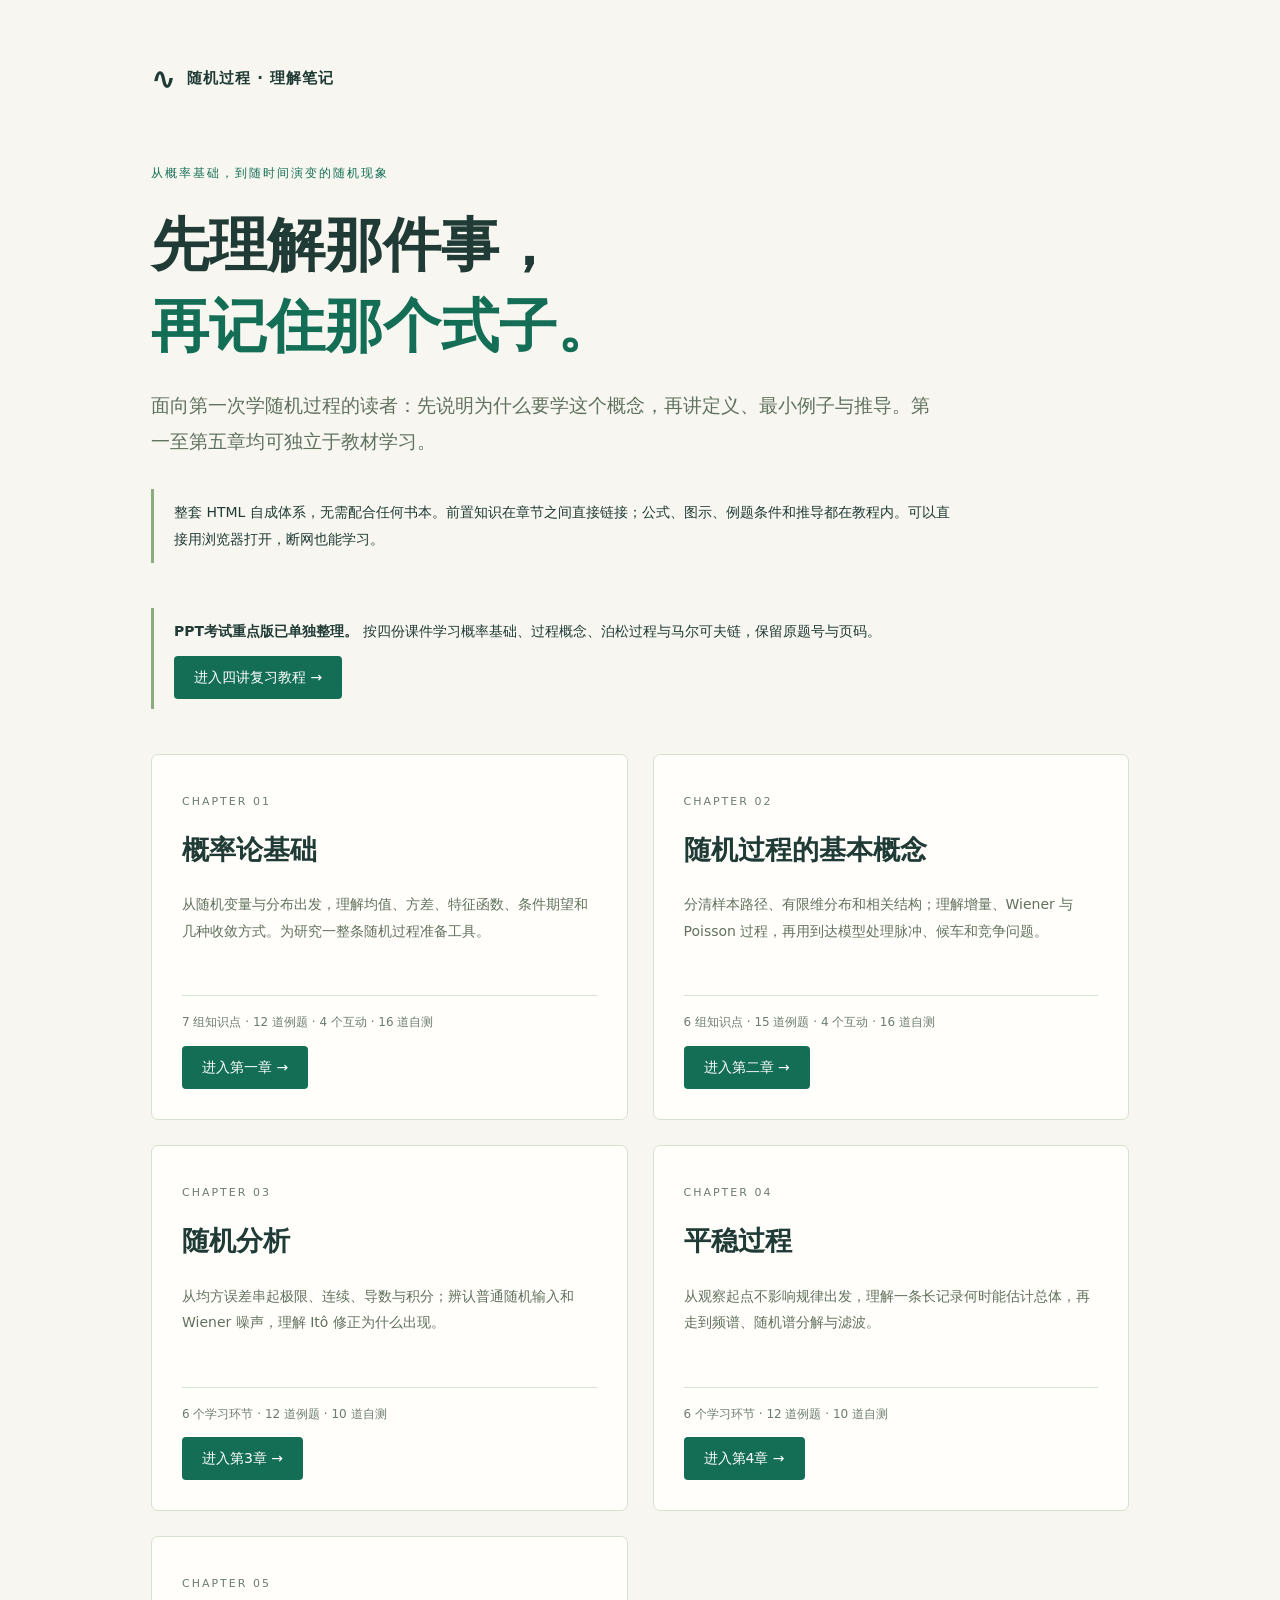
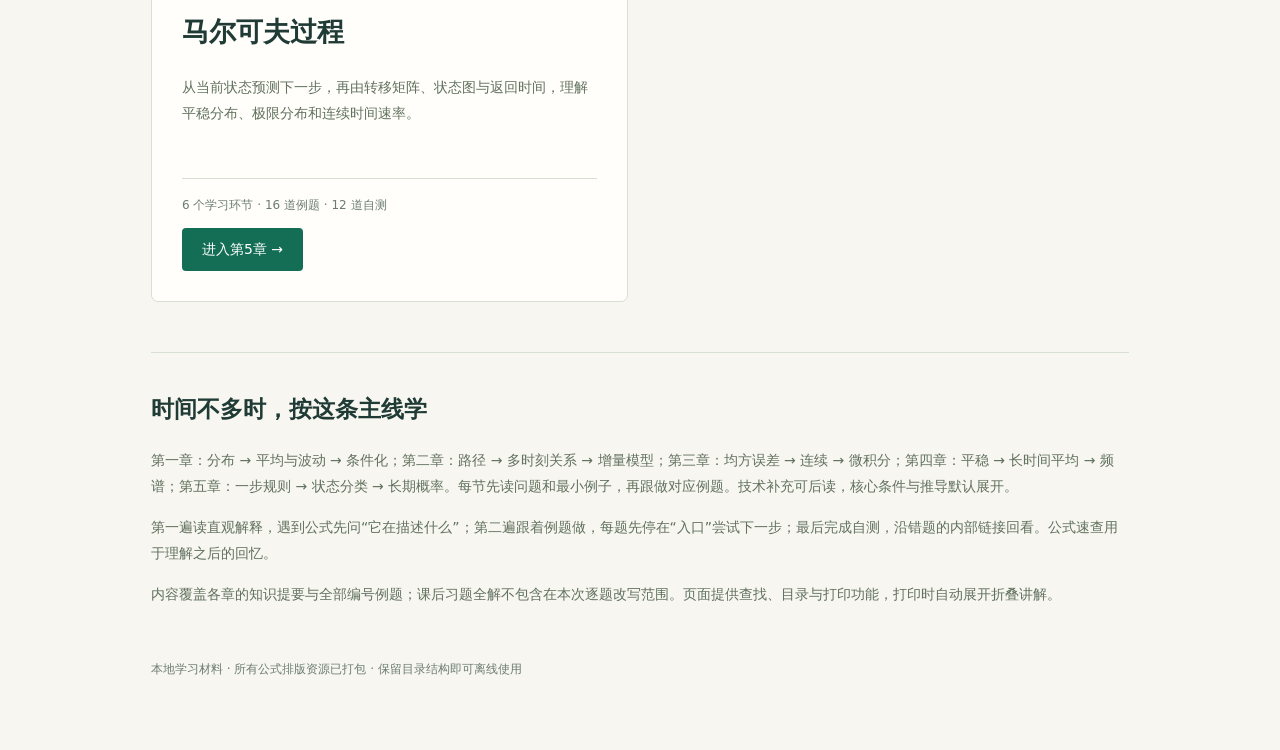
<file: index.html>
<!doctype html><html lang="zh-CN"><head><meta charset="utf-8"><meta name="viewport" content="width=device-width,initial-scale=1"><meta name="description" content="可离线学习的随机过程完整教程，按同步学习指导知识顺序，用直观解释、完整例题、互动与自测帮助理解。"><title>随机过程 · 理解笔记</title><style>
:root{color-scheme:light;--ink:#203b35;--accent:#136e55;--muted:#6c7d70;--line:#d7e1d1}*{box-sizing:border-box}body{margin:0;background:#f7f6f0;color:var(--ink);font-family:'Noto Sans CJK SC','Microsoft YaHei',system-ui,sans-serif;line-height:1.9}main{max-width:1050px;margin:auto;padding:50px 36px 70px}.brand{font-size:15px;font-weight:700;letter-spacing:1px}.brand span{font-size:30px;vertical-align:middle;margin-right:10px}.eyebrow{font-size:12px;color:var(--accent);letter-spacing:2px;margin-top:55px}h1{font-family:'Noto Serif CJK SC','Songti SC',serif;font-size:58px;line-height:1.4;font-weight:650;margin:20px 0}h1 em{font-style:normal;color:var(--accent)}.lead{font-size:19px;color:#60725f;max-width:780px}.promise{border-left:3px solid #8bad7e;padding:10px 20px;font-size:14px;max-width:830px;margin:30px 0 45px}.chapters{display:grid;grid-template-columns:1fr 1fr;gap:25px}article{background:#fffefa;border:1px solid var(--line);padding:30px;border-radius:7px}article small{font-size:11px;letter-spacing:2px;color:var(--muted)}h2{font-family:'Noto Serif CJK SC','Songti SC',serif;font-size:27px;margin:10px 0 15px}article p{font-size:14px;color:#61715e;min-height:80px}article .meta{font-size:12px;color:var(--muted);min-height:0;border-top:1px solid var(--line);padding-top:15px;margin-top:24px}a{color:var(--accent);text-decoration:none}a:hover{text-decoration:underline}.button{display:inline-block;background:var(--accent);color:#fff;padding:8px 20px;border-radius:4px;font-size:14px;margin-top:12px}.button:hover{background:#0d593f;text-decoration:none}a:focus-visible{outline:3px solid #c4994d;outline-offset:5px}.how{margin-top:50px;padding-top:25px;border-top:1px solid var(--line)}.how h2{font-size:23px}.how p{font-size:14px;color:#61715e}footer{font-size:12px;color:var(--muted);margin-top:50px}@media(max-width:650px){main{padding:27px 23px 40px}h1{font-size:40px}.eyebrow{margin-top:35px}.lead{font-size:16px}.chapters{grid-template-columns:1fr;gap:18px}article{padding:24px}article p{min-height:0}h2{font-size:24px}.promise{padding:8px 15px}}
</style></head><body><main><div class="brand"><span>∿</span>随机过程 · 理解笔记</div><div class="eyebrow">从概率基础，到随时间演变的随机现象</div><h1>先理解那件事，<br><em>再记住那个式子。</em></h1><p class="lead">面向第一次学随机过程的读者：先说明为什么要学这个概念，再讲定义、最小例子与推导。第一至第五章均可独立于教材学习。</p><div class="promise">整套 HTML 自成体系，无需配合任何书本。前置知识在章节之间直接链接；公式、图示、例题条件和推导都在教程内。可以直接用浏览器打开，断网也能学习。</div><section class="promise"><strong>PPT考试重点版已单独整理。</strong> 按四份课件学习概率基础、过程概念、泊松过程与马尔可夫链，保留原题号与页码。<br><a class="button" href="lecture/index.html">进入四讲复习教程 →</a></section><div class="chapters"><article><small>CHAPTER 01</small><h2>概率论基础</h2><p>从随机变量与分布出发，理解均值、方差、特征函数、条件期望和几种收敛方式。为研究一整条随机过程准备工具。</p><div class="meta">7 组知识点 · 12 道例题 · 4 个互动 · 16 道自测</div><a class="button" href="chapter1/index.html">进入第一章 →</a></article><article><small>CHAPTER 02</small><h2>随机过程的基本概念</h2><p>分清样本路径、有限维分布和相关结构；理解增量、Wiener 与 Poisson 过程，再用到达模型处理脉冲、候车和竞争问题。</p><div class="meta">6 组知识点 · 15 道例题 · 4 个互动 · 16 道自测</div><a class="button" href="chapter2/index.html">进入第二章 →</a></article><article><small>CHAPTER 03</small><h2>随机分析</h2><p>从均方误差串起极限、连续、导数与积分；辨认普通随机输入和 Wiener 噪声，理解 Itô 修正为什么出现。</p><div class="meta">6 个学习环节 · 12 道例题 · 10 道自测</div><a class="button" href="chapter3/index.html">进入第3章 →</a></article><article><small>CHAPTER 04</small><h2>平稳过程</h2><p>从观察起点不影响规律出发，理解一条长记录何时能估计总体，再走到频谱、随机谱分解与滤波。</p><div class="meta">6 个学习环节 · 12 道例题 · 10 道自测</div><a class="button" href="chapter4/index.html">进入第4章 →</a></article><article><small>CHAPTER 05</small><h2>马尔可夫过程</h2><p>从当前状态预测下一步，再由转移矩阵、状态图与返回时间，理解平稳分布、极限分布和连续时间速率。</p><div class="meta">6 个学习环节 · 16 道例题 · 12 道自测</div><a class="button" href="chapter5/index.html">进入第5章 →</a></article></div><section class="how"><h2>时间不多时，按这条主线学</h2><p>第一章：分布 → 平均与波动 → 条件化；第二章：路径 → 多时刻关系 → 增量模型；第三章：均方误差 → 连续 → 微积分；第四章：平稳 → 长时间平均 → 频谱；第五章：一步规则 → 状态分类 → 长期概率。每节先读问题和最小例子，再跟做对应例题。技术补充可后读，核心条件与推导默认展开。</p><p>第一遍读直观解释，遇到公式先问“它在描述什么”；第二遍跟着例题做，每题先停在“入口”尝试下一步；最后完成自测，沿错题的内部链接回看。公式速查用于理解之后的回忆。</p><p>内容覆盖各章的知识提要与全部编号例题；课后习题全解不包含在本次逐题改写范围。页面提供查找、目录与打印功能，打印时自动展开折叠讲解。</p></section><footer>本地学习材料 · 所有公式排版资源已打包 · 保留目录结构即可离线使用</footer></main></body></html>
</file>
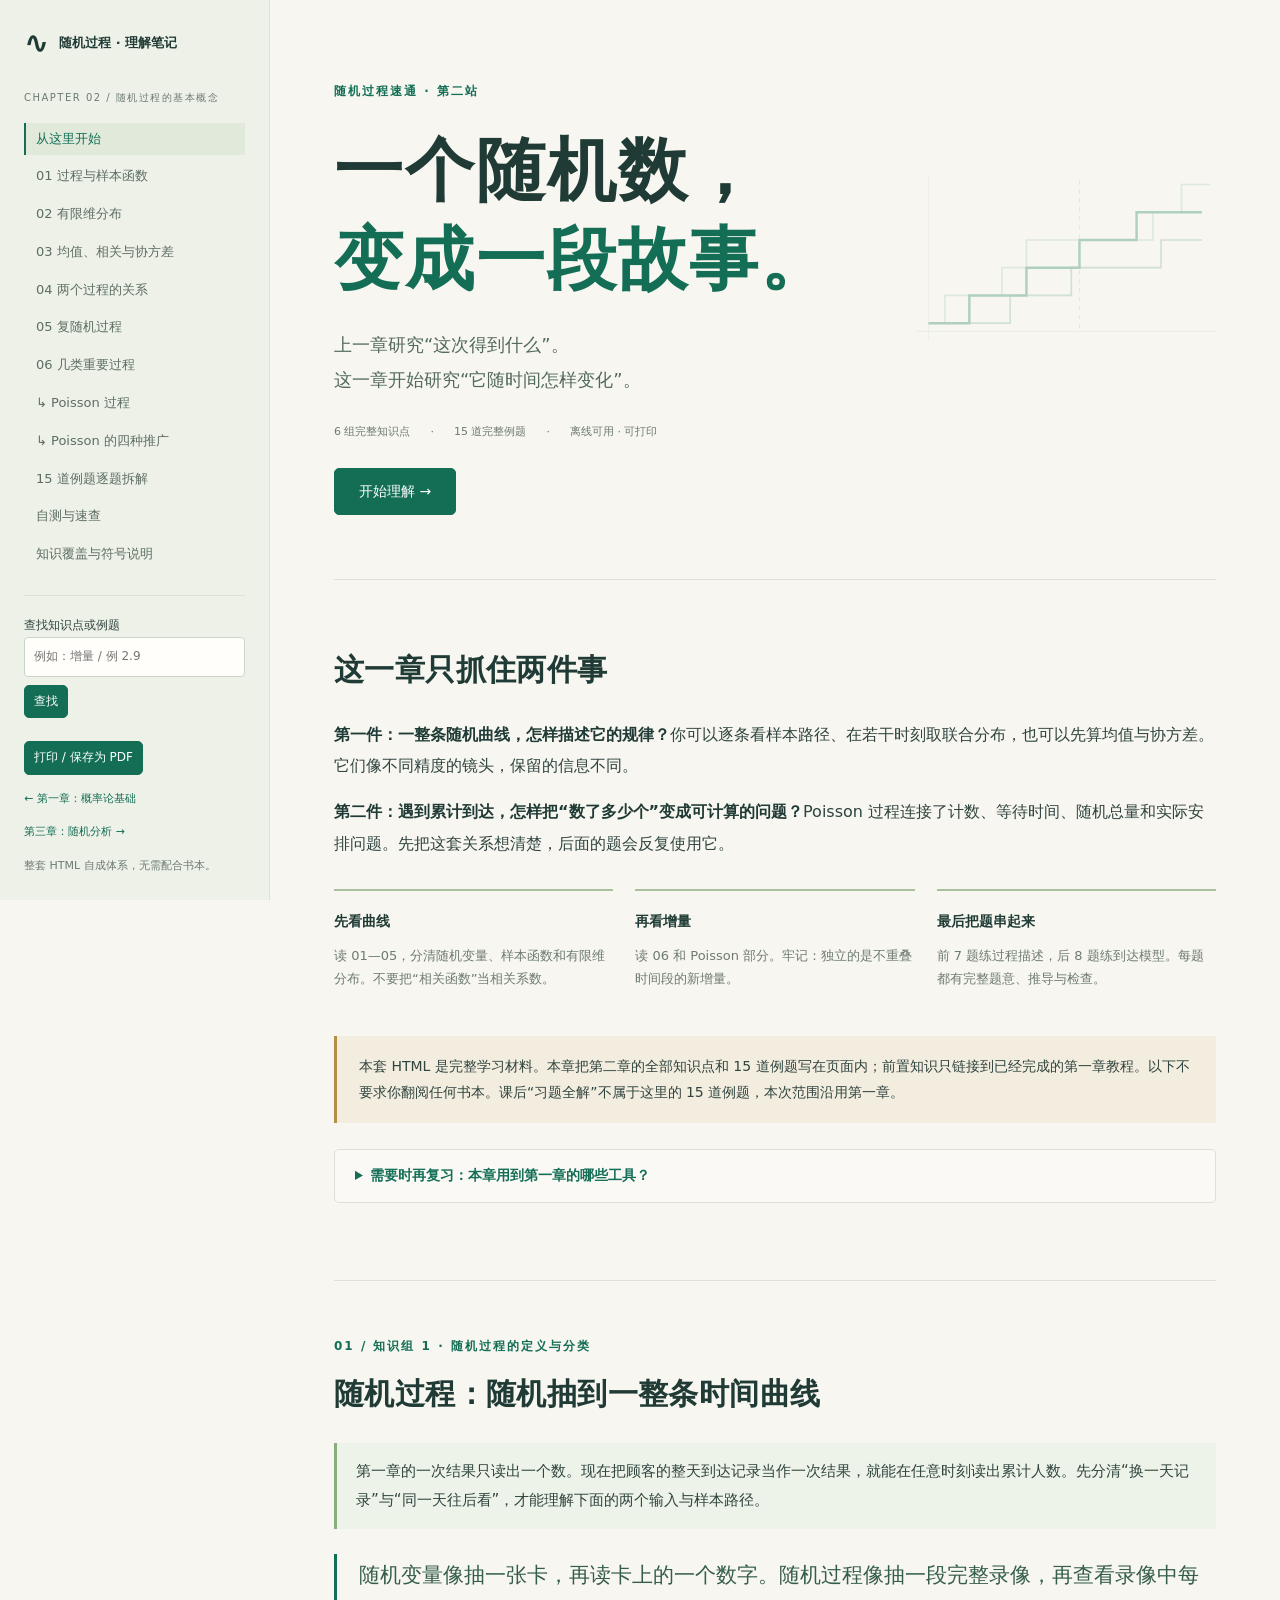
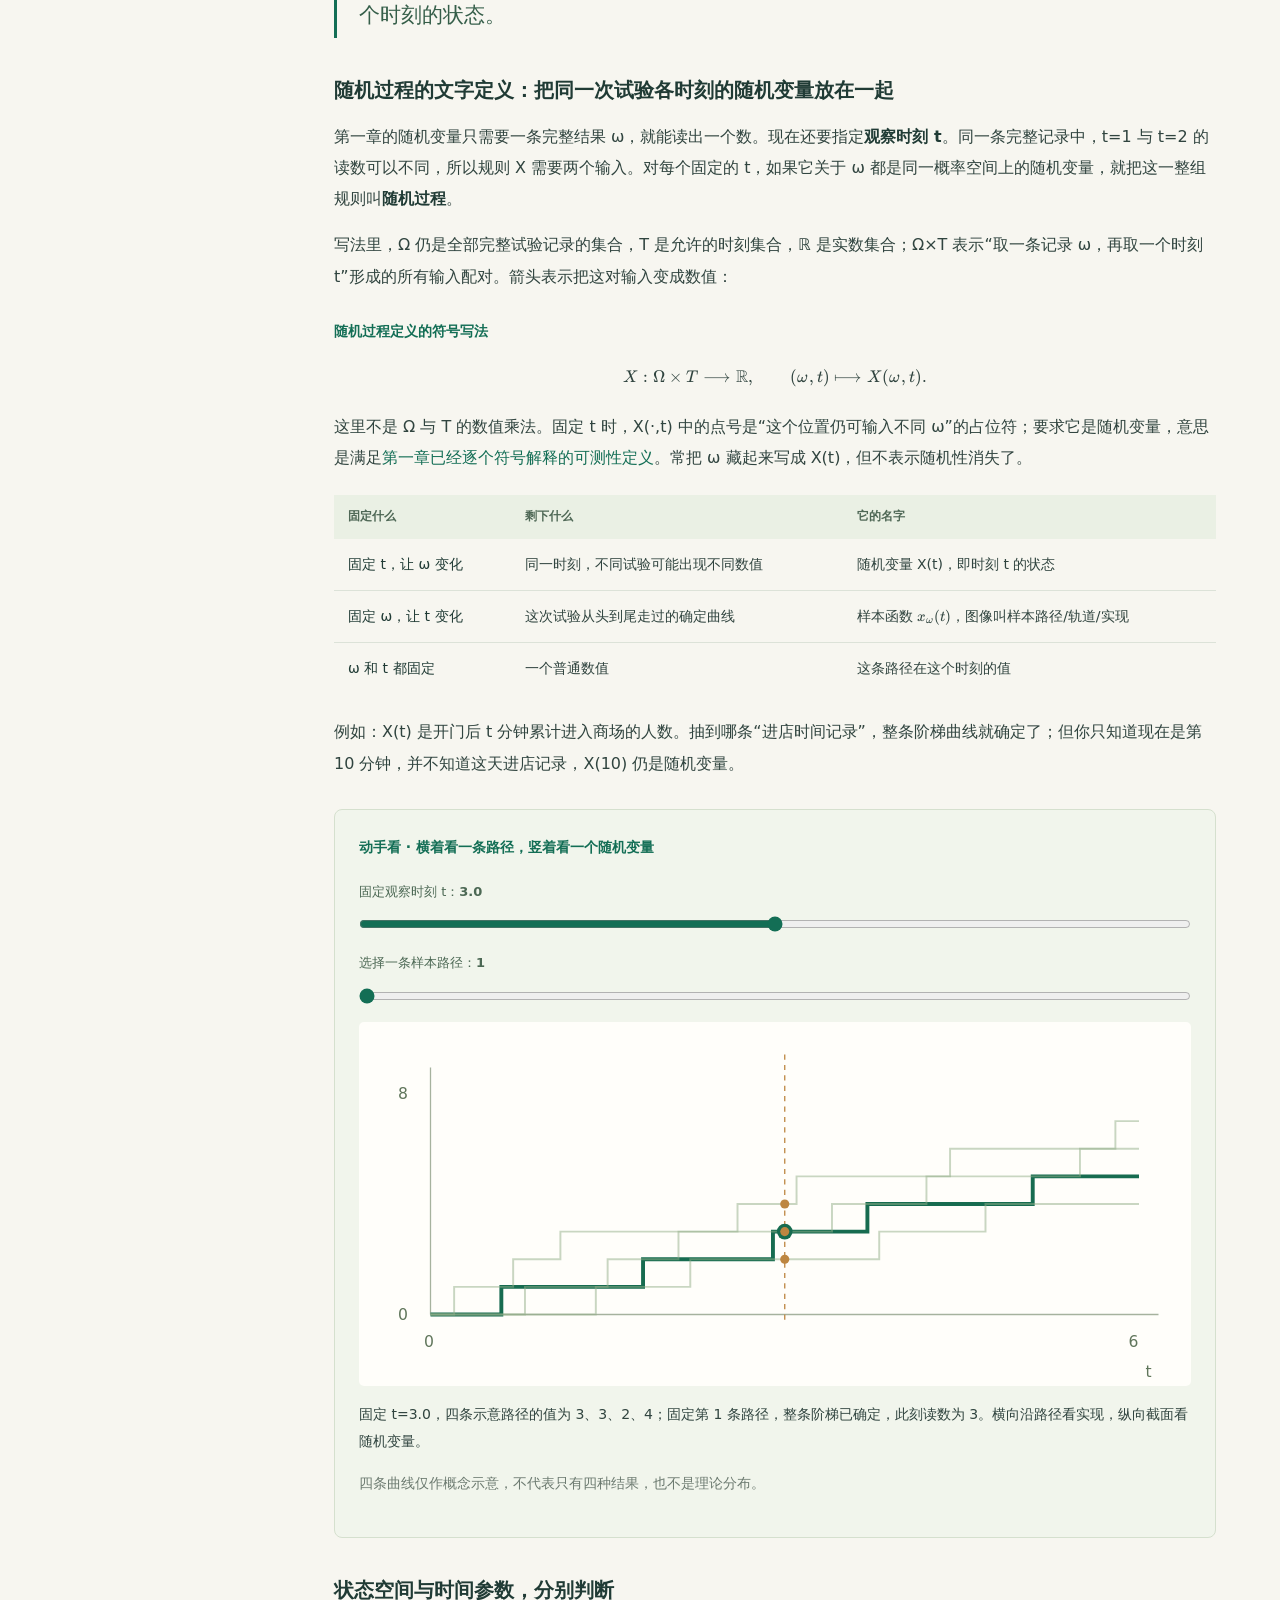
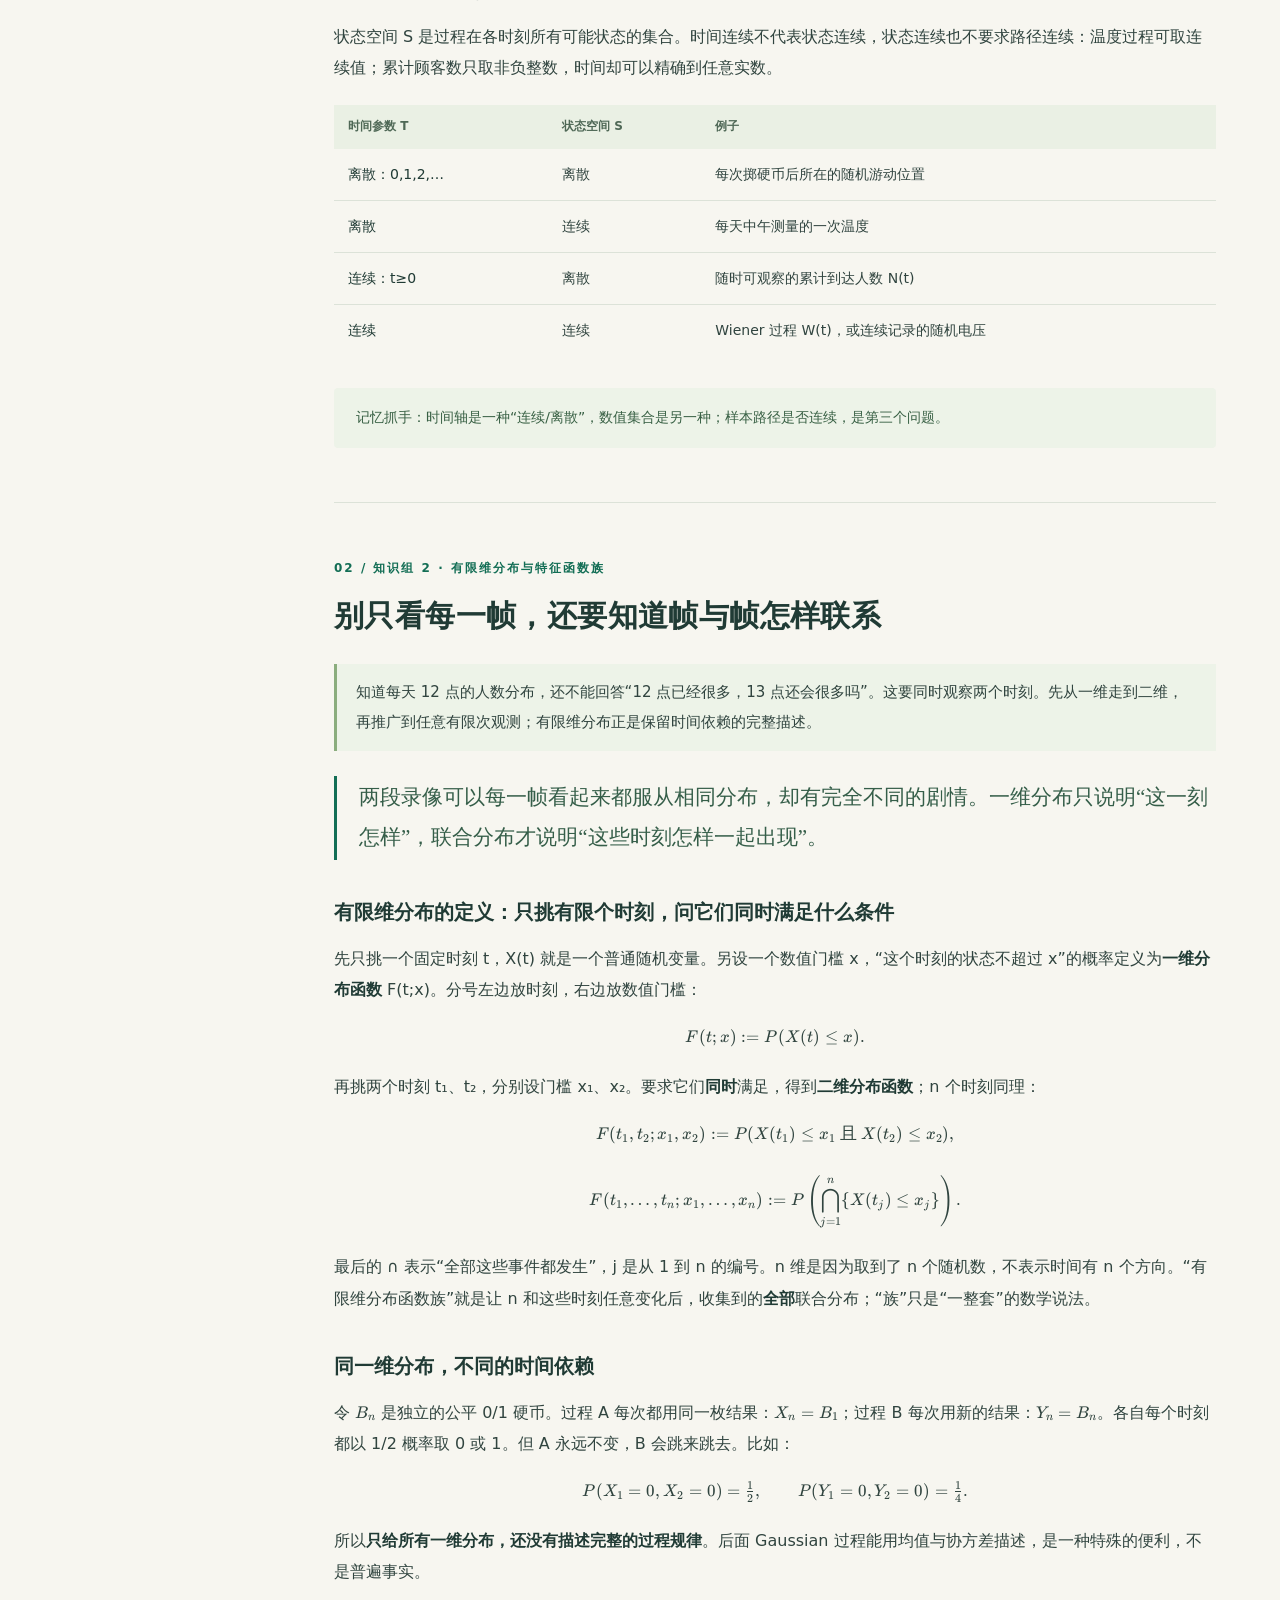
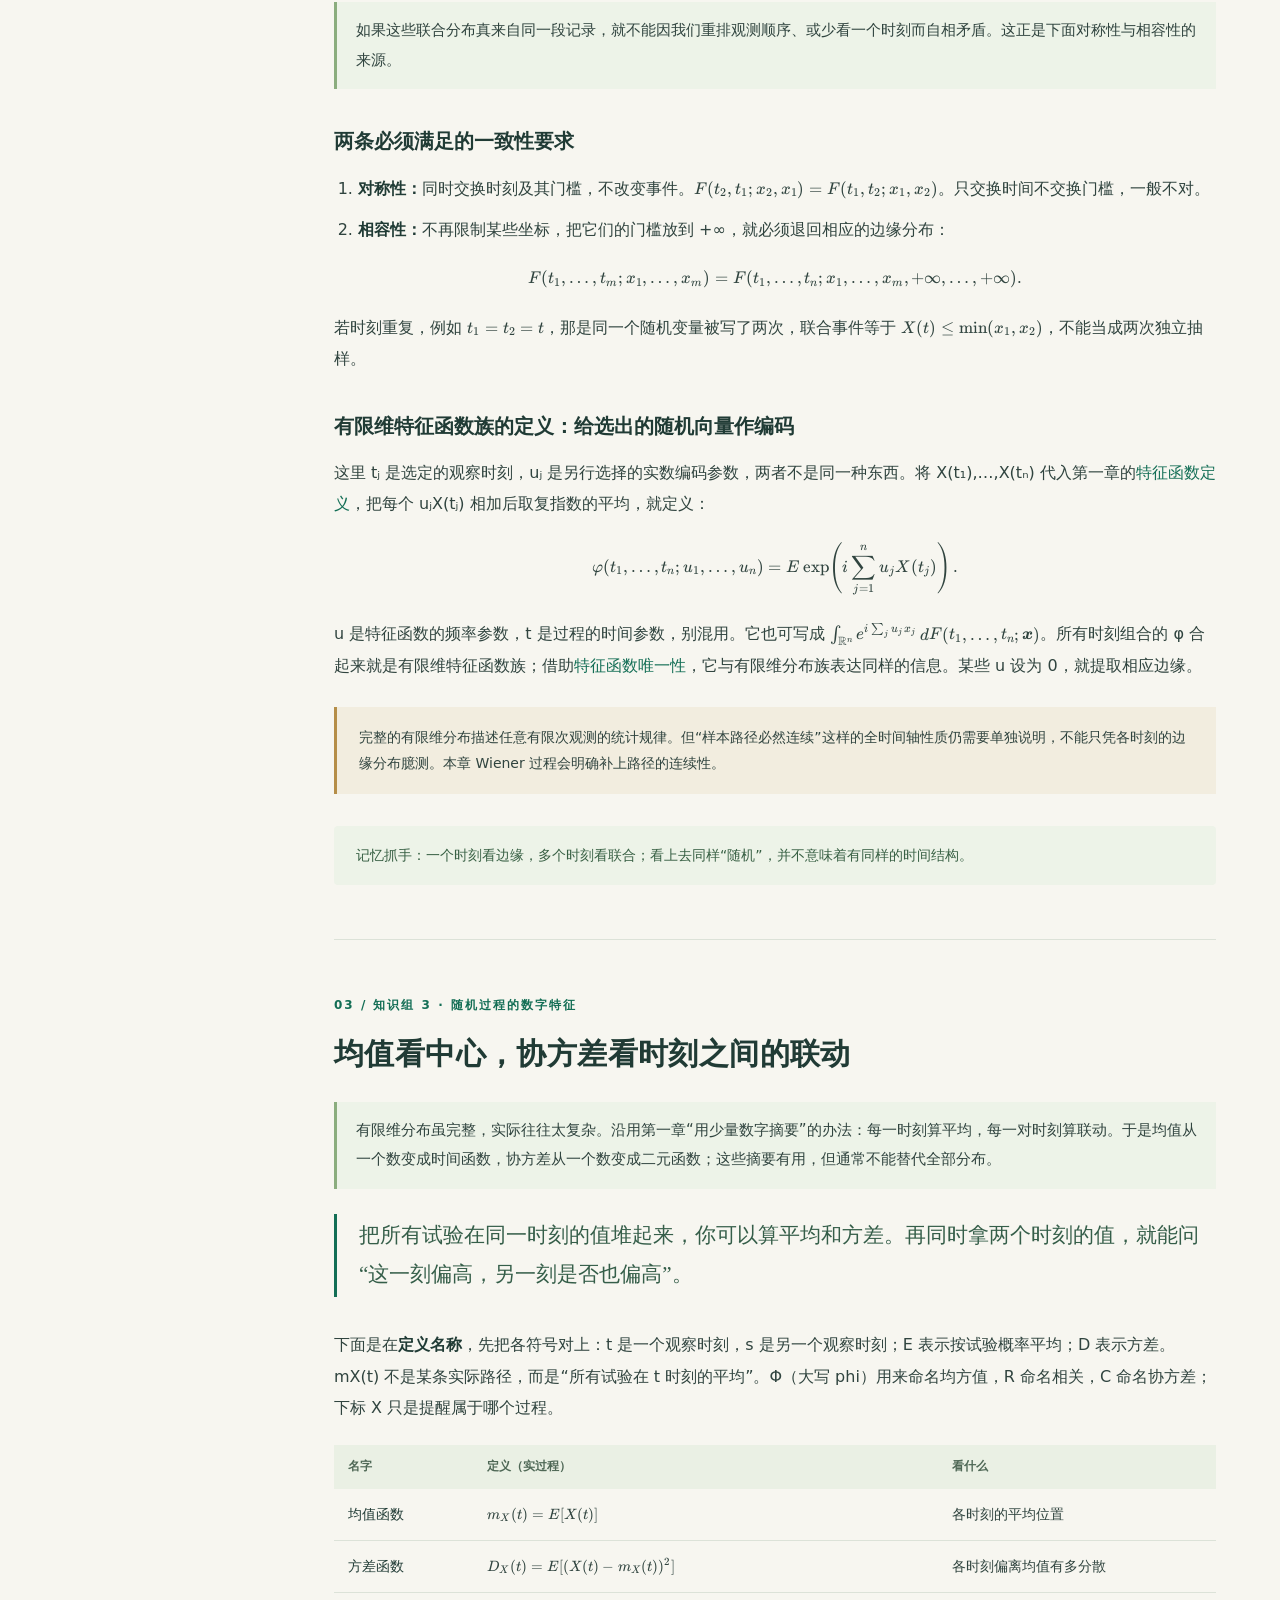
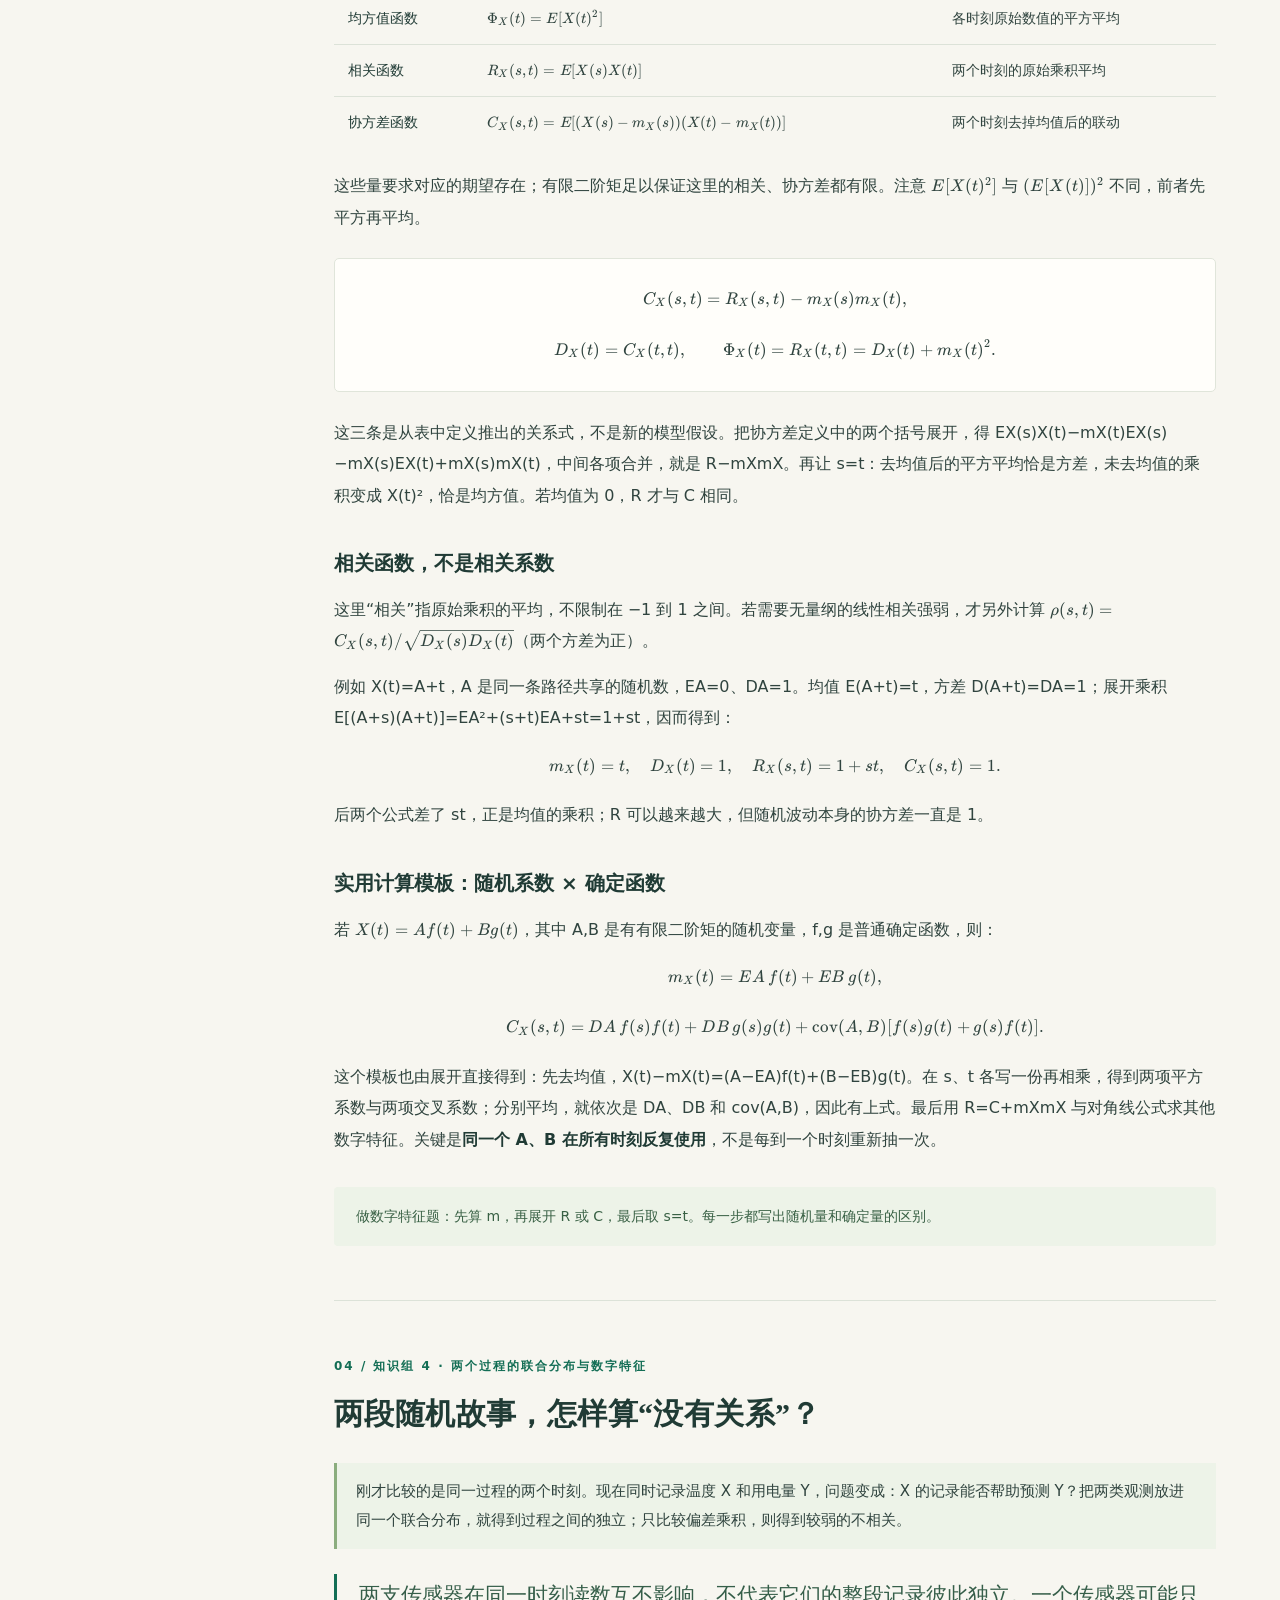
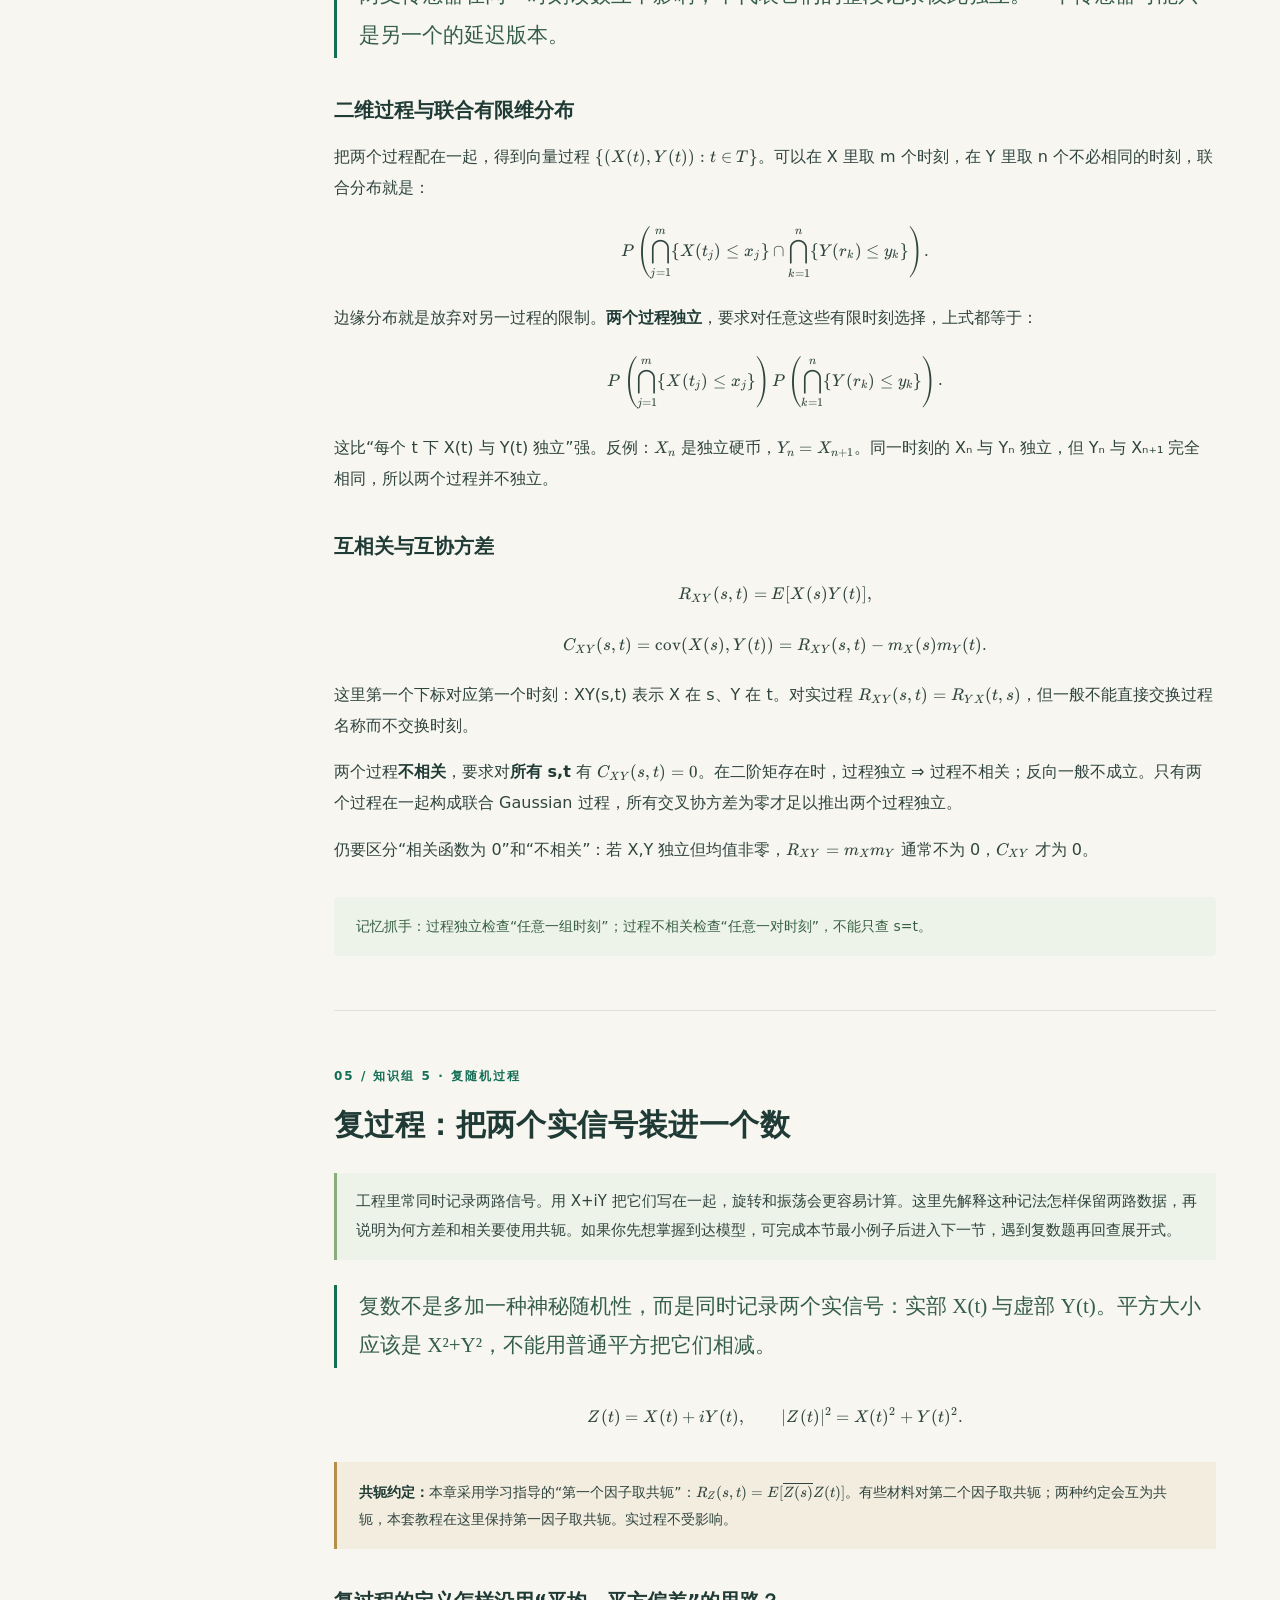
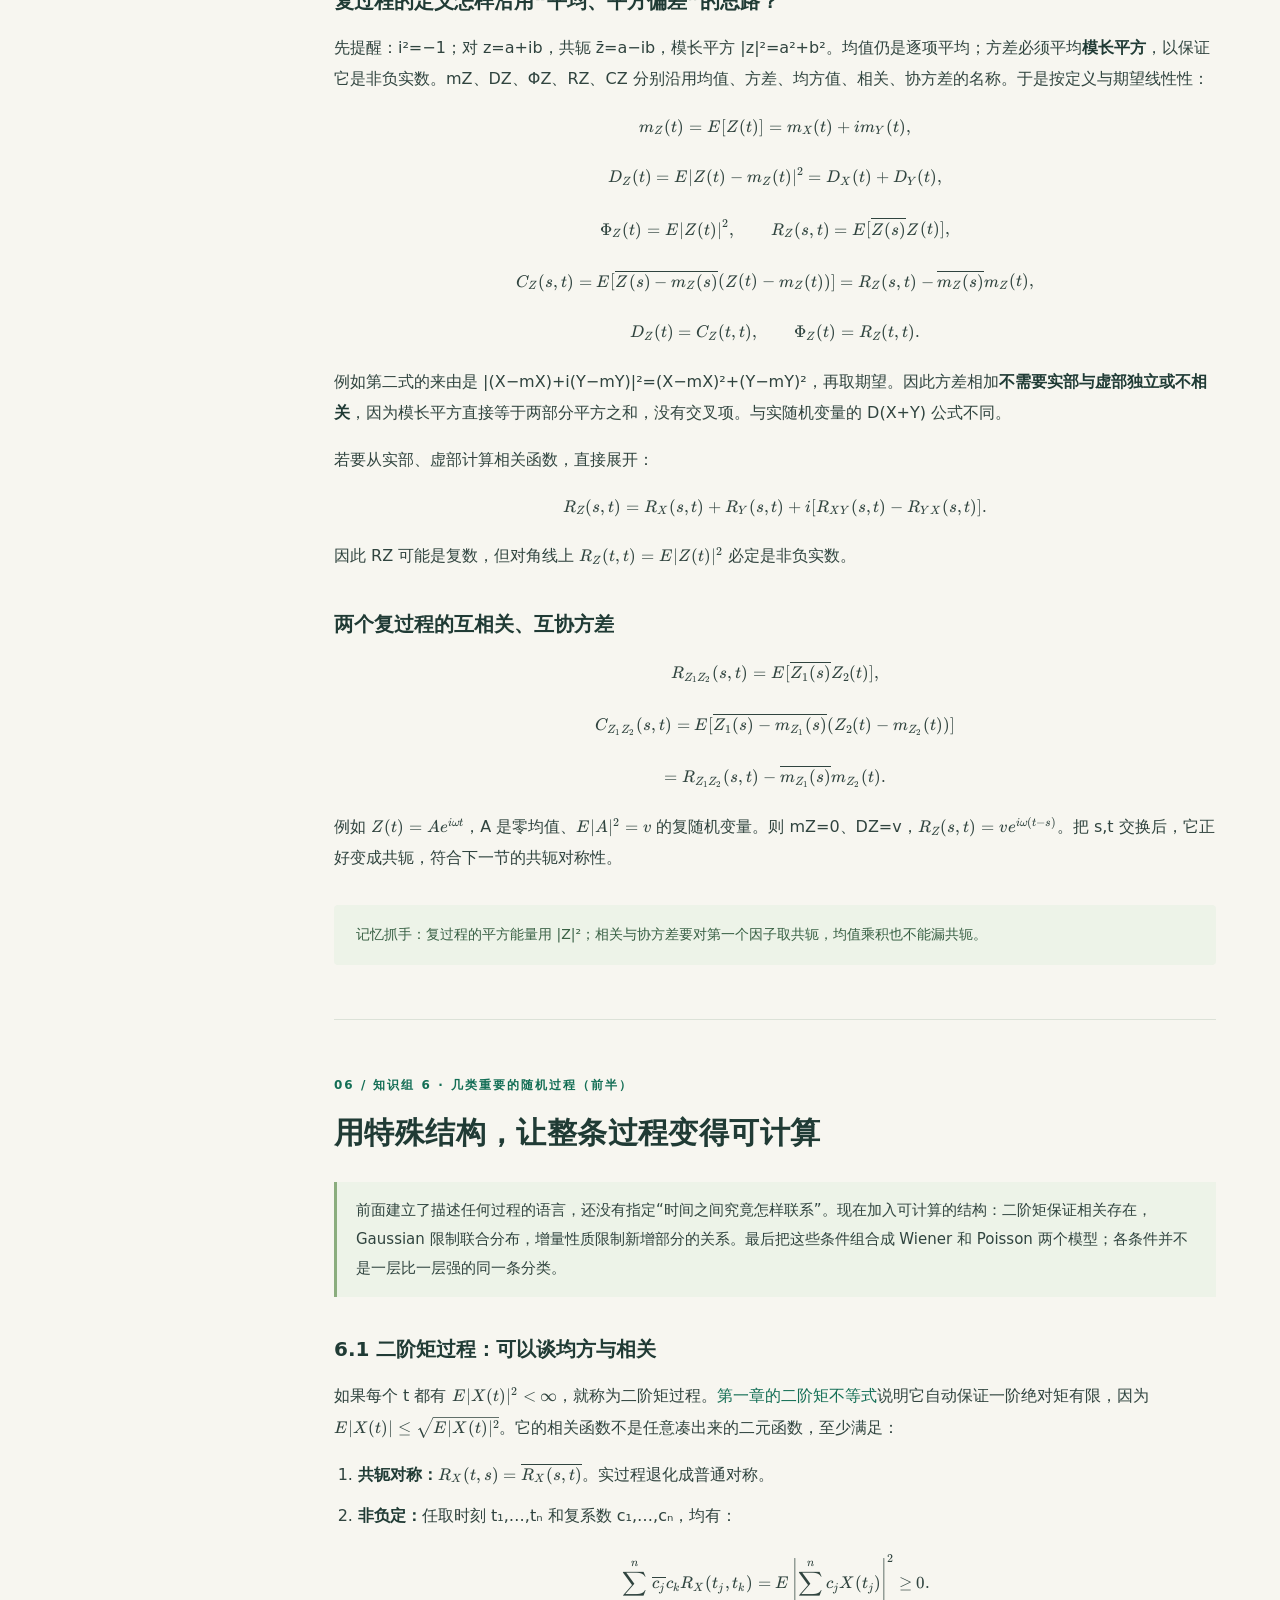
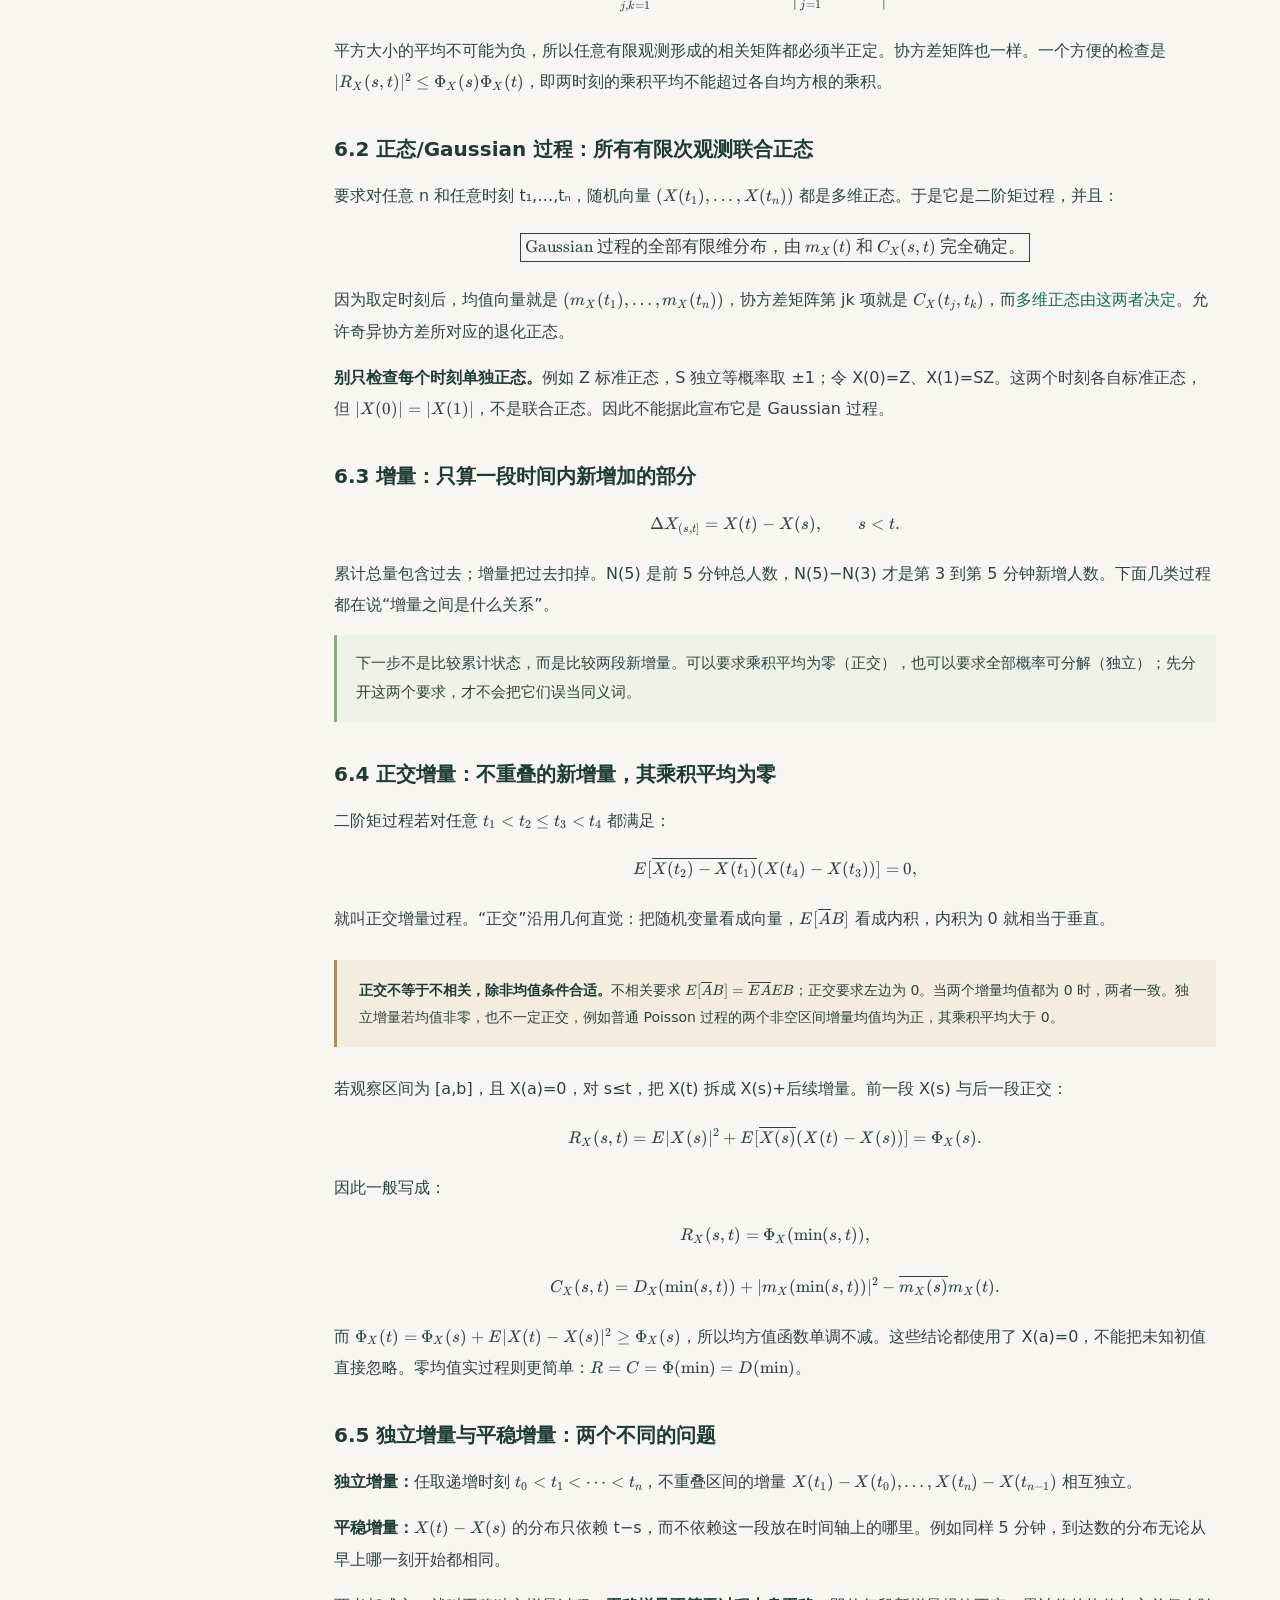
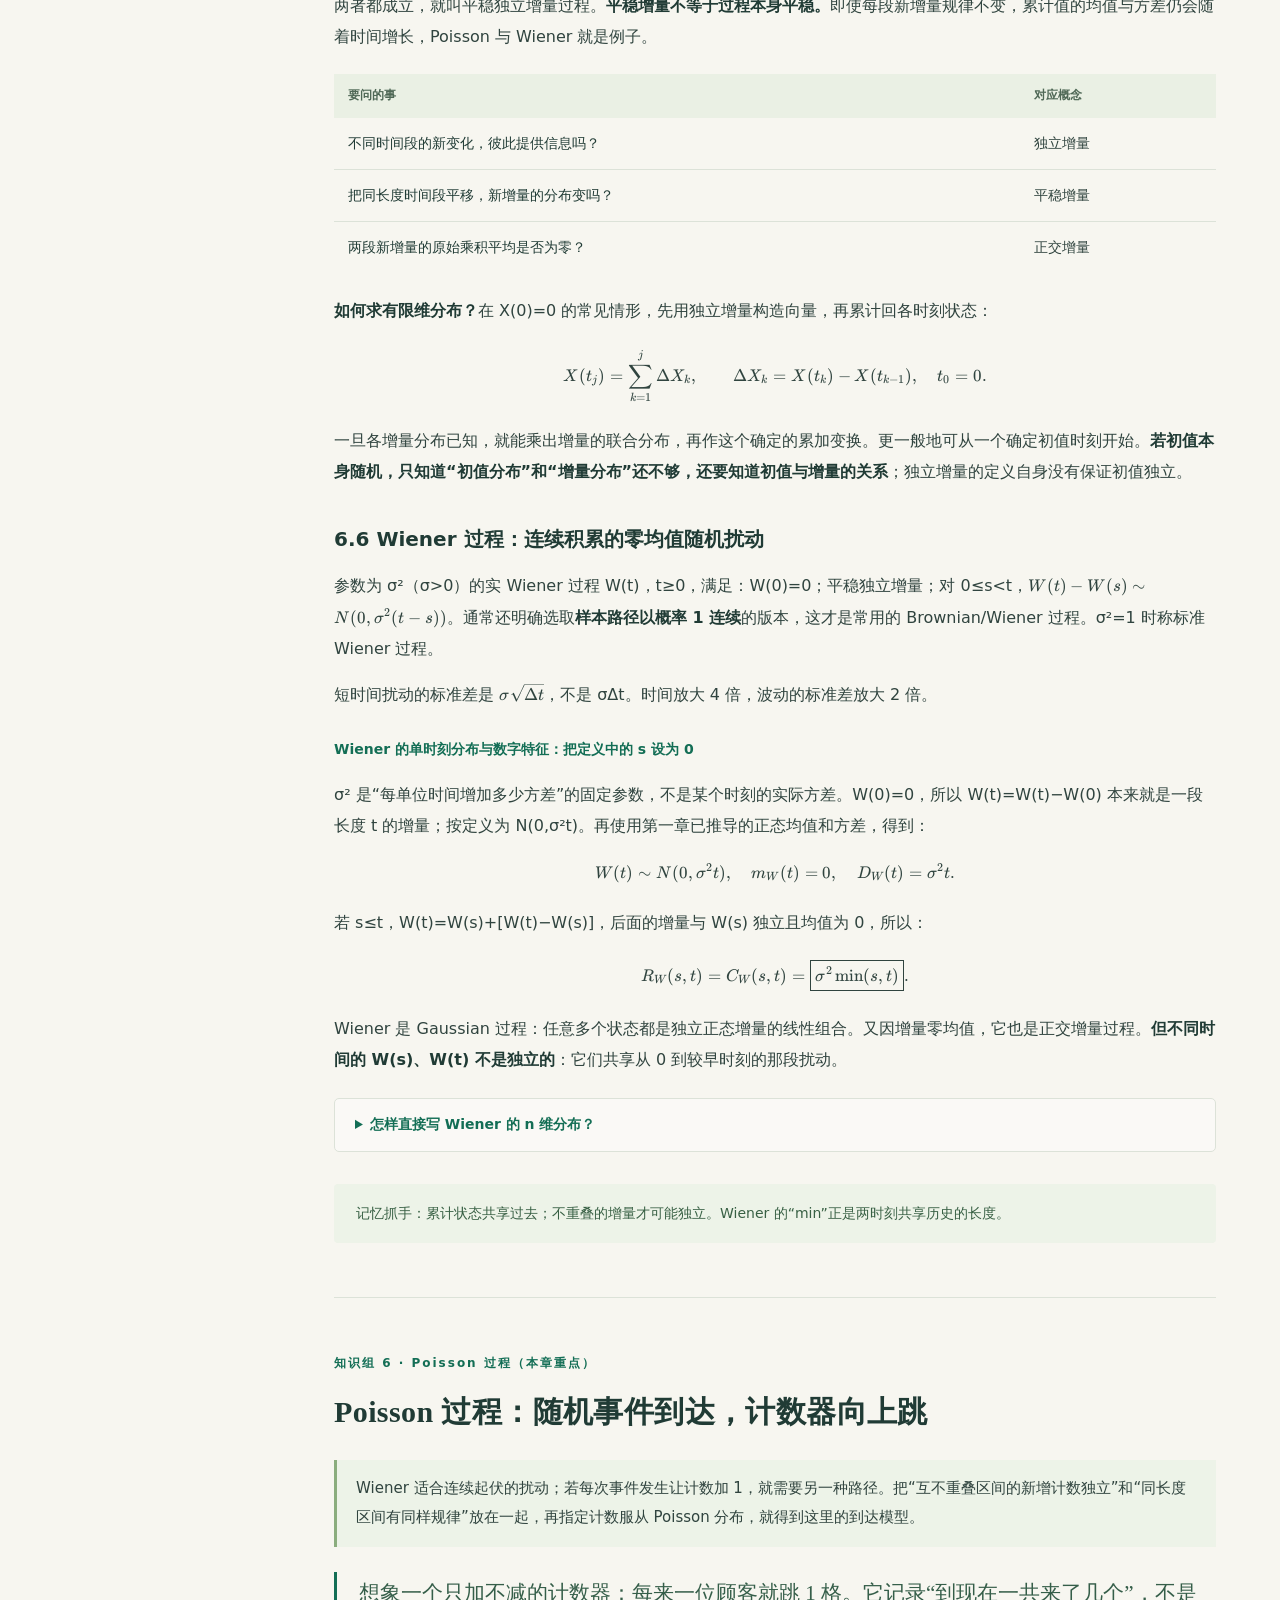
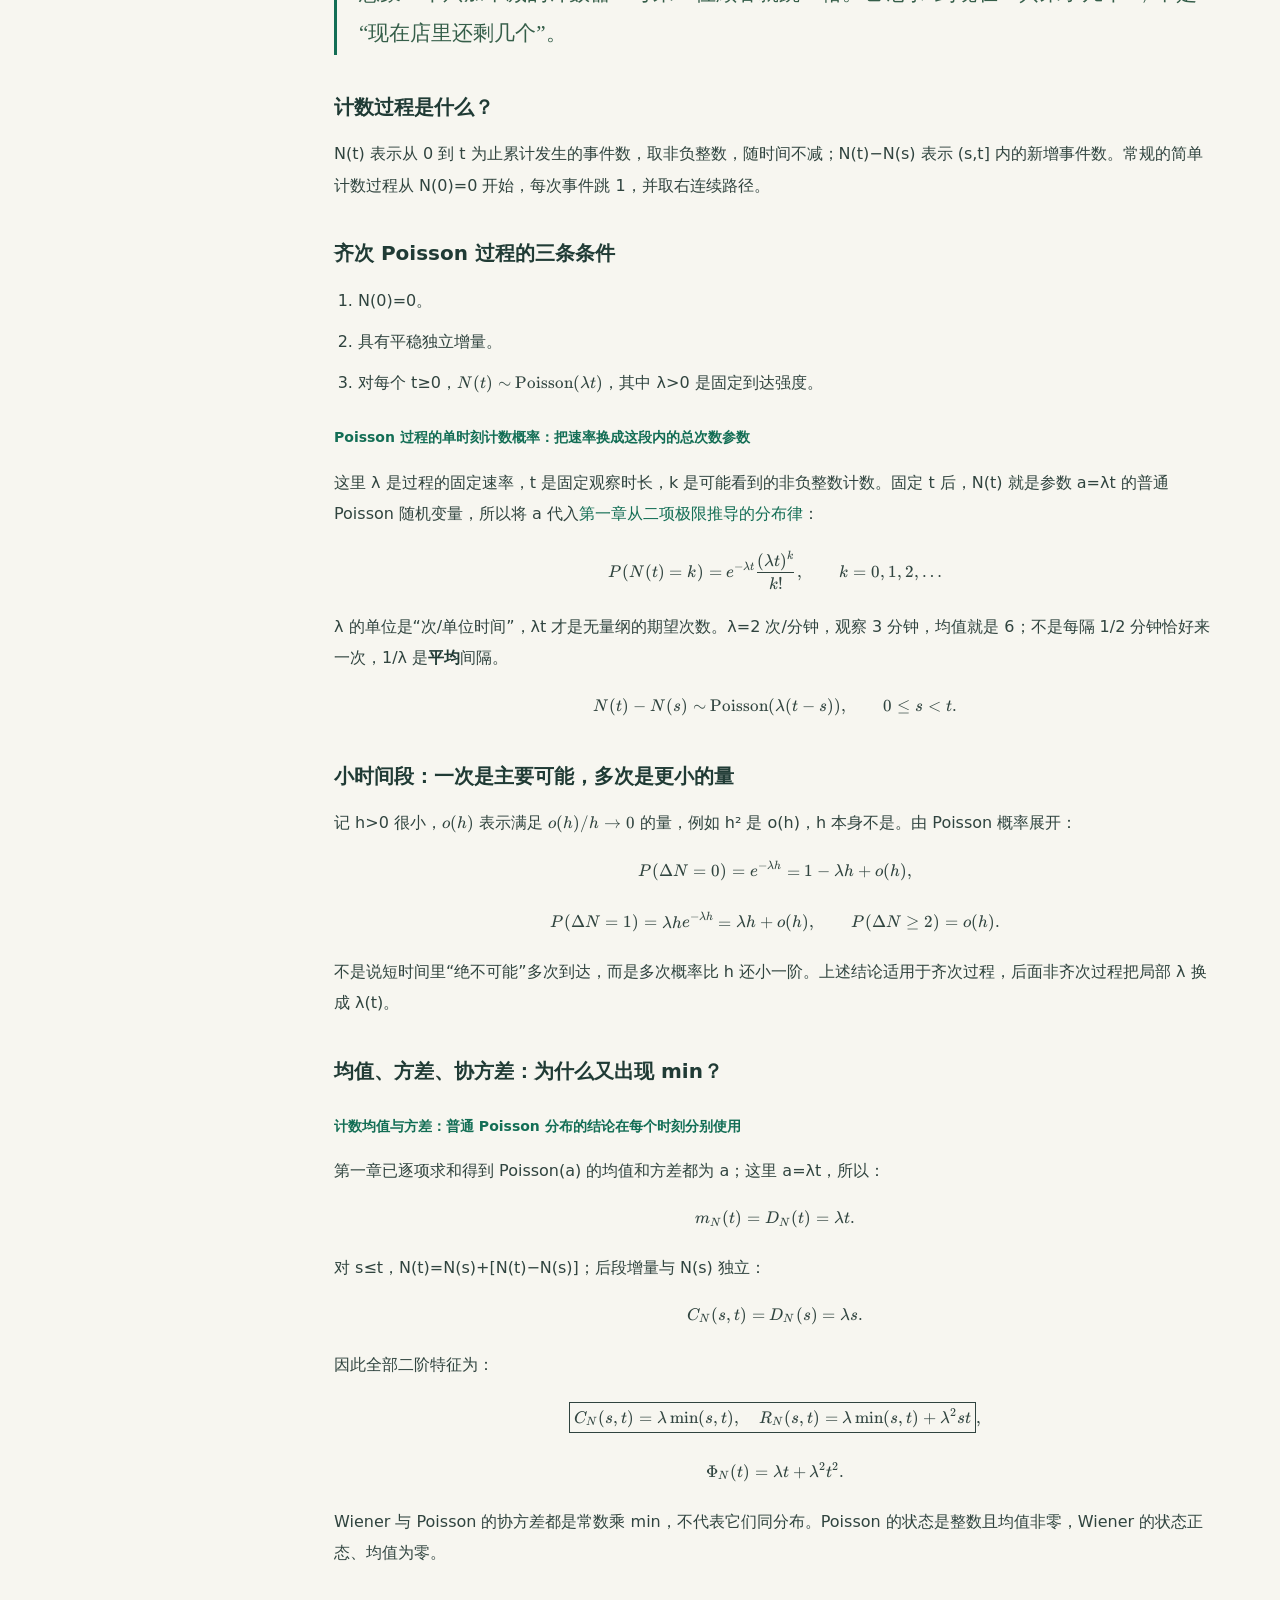
<file: chapter2/index.html>
<!doctype html>
<html lang="zh-CN">
<head>
<meta charset="utf-8">
<meta name="viewport" content="width=device-width,initial-scale=1">
<meta name="description" content="随机过程第二章完整教程：样本函数、有限维分布、数字特征、复过程、高斯与Wiener过程、Poisson及其推广，含15道完整例题。">
<title>第二章 · 从随机变量走向随机过程</title>
<link rel="stylesheet" href="assets/katex/katex.min.css">
<link rel="stylesheet" href="style.css">
<script defer src="assets/katex/katex.min.js">
</script>
<script defer src="assets/katex/contrib/auto-render.min.js">
</script>
<script defer src="app.js">
</script>
<link rel="stylesheet" href="../shared.css">
</head>
<body>
<div id="reading-progress" aria-hidden="true">
</div>
<aside class="sidebar">
<a class="brand" href="../index.html">
<span class="brand-icon">∿</span> 随机过程 · 理解笔记</a>
<p class="side-label">CHAPTER 02 / 随机过程的基本概念</p>
<nav aria-label="章节目录">
<a href="#start">从这里开始</a>
<a href="#concept">01 过程与样本函数</a>
<a href="#finite">02 有限维分布</a>
<a href="#statistics">03 均值、相关与协方差</a>
<a href="#joint">04 两个过程的关系</a>
<a href="#complex">05 复随机过程</a>
<a href="#classes">06 几类重要过程</a>
<a href="#poisson">↳ Poisson 过程</a>
<a href="#variants">↳ Poisson 的四种推广</a>
<a href="#examples">15 道例题逐题拆解</a>
<a href="#review">自测与速查</a>
<a href="#coverage">知识覆盖与符号说明</a>
</nav>
<div class="side-bottom">
<label for="search">查找知识点或例题</label>
<input id="search" type="search" placeholder="例如：增量 / 例 2.9">
<button id="search-button">查找</button>
<p id="search-status" role="status">
</p>
<button id="print">打印 / 保存为 PDF</button>
<p>
<a href="../chapter1/index.html">← 第一章：概率论基础</a>
</p>
<p><a href="../chapter3/index.html">第三章：随机分析 →</a></p><p class="muted">整套 HTML 自成体系，无需配合书本。</p>
</div>
</aside>
<main>
<header id="start" class="hero">
<div class="eyebrow">随机过程速通 · 第二站</div>
<h1>一个随机数，<br>
<em>变成一段故事。</em>
</h1>
<p class="lead">上一章研究“这次得到什么”。<br>这一章开始研究“它随时间怎样变化”。</p>
<div class="hero-meta">
<span>6 组完整知识点</span>
<span>15 道完整例题</span>
<span>离线可用 · 可打印</span>
</div>
<a class="primary" href="#concept">开始理解 →</a>
<svg class="hero-art" viewBox="0 0 400 240" role="img" aria-label="三条不同样本路径共享一条时间轴">
<path d="M20 210H390M35 20V220" stroke="currentColor" opacity=".2"/>
<path d="M35 200H85V166H155V132H220V98H290V64H370" fill="none" stroke="currentColor" stroke-width="3"/>
<path d="M35 200H55V166H125V132H155V98H310V64H345V30H380" fill="none" stroke="currentColor" stroke-width="2" opacity=".35"/>
<path d="M35 200H135V166H210V132H320V98H370" fill="none" stroke="currentColor" stroke-width="2" opacity=".55"/>
<path d="M220 25V210" stroke="currentColor" stroke-dasharray="5 6" opacity=".4"/>
</svg>
</header>
<section class="intro">
<h2>这一章只抓住两件事</h2>
<p>
<strong>第一件：一整条随机曲线，怎样描述它的规律？</strong>你可以逐条看样本路径、在若干时刻取联合分布，也可以先算均值与协方差。它们像不同精度的镜头，保留的信息不同。</p>
<p>
<strong>第二件：遇到累计到达，怎样把“数了多少个”变成可计算的问题？</strong>Poisson 过程连接了计数、等待时间、随机总量和实际安排问题。先把这套关系想清楚，后面的题会反复使用它。</p>
<div class="route">
<div>
<b>先看曲线</b>
<p>读 01—05，分清随机变量、样本函数和有限维分布。不要把“相关函数”当相关系数。</p>
</div>
<div>
<b>再看增量</b>
<p>读 06 和 Poisson 部分。牢记：独立的是不重叠时间段的新增量。</p>
</div>
<div>
<b>最后把题串起来</b>
<p>前 7 题练过程描述，后 8 题练到达模型。每题都有完整题意、推导与检查。</p>
</div>
</div>
<div class="note">本套 HTML 是完整学习材料。本章把第二章的全部知识点和 15 道例题写在页面内；前置知识只链接到已经完成的第一章教程。以下不要求你翻阅任何书本。课后“习题全解”不属于这里的 15 道例题，本次范围沿用第一章。</div>
<details>
<summary>需要时再复习：本章用到第一章的哪些工具？</summary>
<ul>
<li>
<a href="../chapter1/index.html#distribution">随机变量、联合分布与独立</a>：把多个时刻的状态当成一个随机向量。</li>
<li>
<a href="../chapter1/index.html#moments">期望、方差、协方差</a>：均值直接相加；方差要检查交叉项。</li>
<li>
<a href="../chapter1/index.html#transforms">特征函数</a>与<a href="../chapter1/index.html#common-distributions">常见分布的建模解释</a>：不只查公式，也区分“计数”和“等待”、强度与速率参数。</li>
<li>
<a href="../chapter1/index.html#normal">联合正态</a>：均值向量与协方差矩阵决定分布；不相关推出独立的使用条件。</li>
<li>
<a href="../chapter1/index.html#conditional">条件期望</a>、<a href="../chapter1/index.html#total-expectation">全期望</a>与<a href="../chapter1/index.html#total-variance">全方差</a>：先分组；波动还要计入组间均值差异，三者在第一章都有完整推导。</li>
</ul>
<p>这些链接只在本套教程内部跳转。下面的新术语、图示和所有例题的解答都已完整写出。</p>
</details>
</section>
<section id="concept" class="lesson">
<div class="section-num">01 / 知识组 1 · 随机过程的定义与分类</div>
<h2>随机过程：随机抽到一整条时间曲线</h2><p class="bridge">第一章的一次结果只读出一个数。现在把顾客的整天到达记录当作一次结果，就能在任意时刻读出累计人数。先分清“换一天记录”与“同一天往后看”，才能理解下面的两个输入与样本路径。</p>
<p class="intuition">随机变量像抽一张卡，再读卡上的一个数字。随机过程像抽一段完整录像，再查看录像中每个时刻的状态。</p>
<h3>随机过程的文字定义：把同一次试验各时刻的随机变量放在一起</h3><p>第一章的随机变量只需要一条完整结果 ω，就能读出一个数。现在还要指定<strong>观察时刻 t</strong>。同一条完整记录中，t=1 与 t=2 的读数可以不同，所以规则 X 需要两个输入。对每个固定的 t，如果它关于 ω 都是同一概率空间上的随机变量，就把这一整组规则叫<strong>随机过程</strong>。</p><p>写法里，Ω 仍是全部完整试验记录的集合，T 是允许的时刻集合，ℝ 是实数集合；Ω×T 表示“取一条记录 ω，再取一个时刻 t”形成的所有输入配对。箭头表示把这对输入变成数值：</p><p class="formula-name">随机过程定义的符号写法</p>\[X:\Omega\times T\longrightarrow\mathbb R,\qquad(\omega,t)\longmapsto X(\omega,t).\]<p>这里不是 Ω 与 T 的数值乘法。固定 t 时，X(·,t) 中的点号是“这个位置仍可输入不同 ω”的占位符；要求它是随机变量，意思是满足<a href="../chapter1/index.html#random-variable-definition">第一章已经逐个符号解释的可测性定义</a>。常把 ω 藏起来写成 X(t)，但不表示随机性消失了。</p><div class="table-wrap">
<table>
<tr>
<th>固定什么</th>
<th>剩下什么</th>
<th>它的名字</th>
</tr>
<tr>
<td>固定 t，让 ω 变化</td>
<td>同一时刻，不同试验可能出现不同数值</td>
<td>随机变量 X(t)，即时刻 t 的状态</td>
</tr>
<tr>
<td>固定 ω，让 t 变化</td>
<td>这次试验从头到尾走过的确定曲线</td>
<td>样本函数 \(x_\omega(t)\)，图像叫样本路径/轨道/实现</td>
</tr>
<tr>
<td>ω 和 t 都固定</td>
<td>一个普通数值</td>
<td>这条路径在这个时刻的值</td>
</tr>
</table>
</div>
<p>例如：X(t) 是开门后 t 分钟累计进入商场的人数。抽到哪条“进店时间记录”，整条阶梯曲线就确定了；但你只知道现在是第 10 分钟，并不知道这天进店记录，X(10) 仍是随机变量。</p>
<div class="demo">
<div class="demo-title">动手看 · 横着看一条路径，竖着看一个随机变量</div>
<label for="path-t">固定观察时刻 t：<output id="path-t-value">
</output>
</label>
<input id="path-t" type="range" min="0" max="6" step="0.1" value="3">
<label for="path-choice">选择一条样本路径：<output id="path-choice-value">
</output>
</label>
<input id="path-choice" type="range" min="1" max="4" step="1" value="1">
<svg id="path-svg" viewBox="0 0 640 280" role="img" aria-label="四条示意样本路径与固定时刻截面">
</svg>
<p id="path-result" aria-live="polite">
</p>
<p class="muted">四条曲线仅作概念示意，不代表只有四种结果，也不是理论分布。</p>
</div>
<h3>状态空间与时间参数，分别判断</h3>
<p>状态空间 S 是过程在各时刻所有可能状态的集合。时间连续不代表状态连续，状态连续也不要求路径连续：温度过程可取连续值；累计顾客数只取非负整数，时间却可以精确到任意实数。</p>
<div class="table-wrap">
<table>
<tr>
<th>时间参数 T</th>
<th>状态空间 S</th>
<th>例子</th>
</tr>
<tr>
<td>离散：0,1,2,…</td>
<td>离散</td>
<td>每次掷硬币后所在的随机游动位置</td>
</tr>
<tr>
<td>离散</td>
<td>连续</td>
<td>每天中午测量的一次温度</td>
</tr>
<tr>
<td>连续：t≥0</td>
<td>离散</td>
<td>随时可观察的累计到达人数 N(t)</td>
</tr>
<tr>
<td>连续</td>
<td>连续</td>
<td>Wiener 过程 W(t)，或连续记录的随机电压</td>
</tr>
</table>
</div>
<div class="takeaway">记忆抓手：时间轴是一种“连续/离散”，数值集合是另一种；样本路径是否连续，是第三个问题。</div>
</section>
<section id="finite" class="lesson">
<div class="section-num">02 / 知识组 2 · 有限维分布与特征函数族</div>
<h2>别只看每一帧，还要知道帧与帧怎样联系</h2><p class="bridge">知道每天 12 点的人数分布，还不能回答“12 点已经很多，13 点还会很多吗”。这要同时观察两个时刻。先从一维走到二维，再推广到任意有限次观测；有限维分布正是保留时间依赖的完整描述。</p>
<p class="intuition">两段录像可以每一帧看起来都服从相同分布，却有完全不同的剧情。一维分布只说明“这一刻怎样”，联合分布才说明“这些时刻怎样一起出现”。</p>
<h3>有限维分布的定义：只挑有限个时刻，问它们同时满足什么条件</h3><p>先只挑一个固定时刻 t，X(t) 就是一个普通随机变量。另设一个数值门槛 x，“这个时刻的状态不超过 x”的概率定义为<strong>一维分布函数</strong> F(t;x)。分号左边放时刻，右边放数值门槛：</p>\[F(t;x):=P(X(t)\le x).\]<p>再挑两个时刻 t₁、t₂，分别设门槛 x₁、x₂。要求它们<strong>同时</strong>满足，得到<strong>二维分布函数</strong>；n 个时刻同理：</p>\[F(t_1,t_2;x_1,x_2):=P(X(t_1)\le x_1\text{ 且 }X(t_2)\le x_2),\]\[F(t_1,\ldots,t_n;x_1,\ldots,x_n):=P\left(\bigcap_{j=1}^n\{X(t_j)\le x_j\}\right).\]<p>最后的 ∩ 表示“全部这些事件都发生”，j 是从 1 到 n 的编号。n 维是因为取到了 n 个随机数，不表示时间有 n 个方向。“有限维分布函数族”就是让 n 和这些时刻任意变化后，收集到的<strong>全部</strong>联合分布；“族”只是“一整套”的数学说法。</p><h3>同一维分布，不同的时间依赖</h3>
<p>令 \(B_n\) 是独立的公平 0/1 硬币。过程 A 每次都用同一枚结果：\(X_n=B_1\)；过程 B 每次用新的结果：\(Y_n=B_n\)。各自每个时刻都以 1/2 概率取 0 或 1。但 A 永远不变，B 会跳来跳去。比如：</p>\[P(X_1=0,X_2=0)=\tfrac12,\qquad P(Y_1=0,Y_2=0)=\tfrac14.\]<p>所以<strong>只给所有一维分布，还没有描述完整的过程规律</strong>。后面 Gaussian 过程能用均值与协方差描述，是一种特殊的便利，不是普遍事实。</p>
<p class="bridge">如果这些联合分布真来自同一段记录，就不能因我们重排观测顺序、或少看一个时刻而自相矛盾。这正是下面对称性与相容性的来源。</p><h3>两条必须满足的一致性要求</h3>
<ol>
<li>
<b>对称性：</b>同时交换时刻及其门槛，不改变事件。\(F(t_2,t_1;x_2,x_1)=F(t_1,t_2;x_1,x_2)\)。只交换时间不交换门槛，一般不对。</li>
<li>
<b>相容性：</b>不再限制某些坐标，把它们的门槛放到 +∞，就必须退回相应的边缘分布：</li>
</ol>\[F(t_1,\ldots,t_m;x_1,\ldots,x_m)=F(t_1,\ldots,t_n;x_1,\ldots,x_m,+\infty,\ldots,+\infty).\]<p>若时刻重复，例如 \(t_1=t_2=t\)，那是同一个随机变量被写了两次，联合事件等于 \(X(t)\le\min(x_1,x_2)\)，不能当成两次独立抽样。</p>
<h3>有限维特征函数族的定义：给选出的随机向量作编码</h3><p>这里 tⱼ 是选定的观察时刻，uⱼ 是另行选择的实数编码参数，两者不是同一种东西。将 X(t₁),…,X(tₙ) 代入第一章的<a href="../chapter1/index.html#characteristic-definition">特征函数定义</a>，把每个 uⱼX(tⱼ) 相加后取复指数的平均，就定义：</p>\[\varphi(t_1,\ldots,t_n;u_1,\ldots,u_n)=E\exp\!\left(i\sum_{j=1}^nu_jX(t_j)\right).\]<p>u 是特征函数的频率参数，t 是过程的时间参数，别混用。它也可写成 \(\int_{\mathbb R^n}e^{i\sum_j u_jx_j}\,dF(t_1,\ldots,t_n;\boldsymbol x)\)。所有时刻组合的 φ 合起来就是有限维特征函数族；借助<a href="../chapter1/index.html#characteristic-uniqueness">特征函数唯一性</a>，它与有限维分布族表达同样的信息。某些 u 设为 0，就提取相应边缘。</p>
<div class="note">完整的有限维分布描述任意有限次观测的统计规律。但“样本路径必然连续”这样的全时间轴性质仍需要单独说明，不能只凭各时刻的边缘分布臆测。本章 Wiener 过程会明确补上路径的连续性。</div>
<div class="takeaway">记忆抓手：一个时刻看边缘，多个时刻看联合；看上去同样“随机”，并不意味着有同样的时间结构。</div>
</section>
<section id="statistics" class="lesson">
<div class="section-num">03 / 知识组 3 · 随机过程的数字特征</div>
<h2>均值看中心，协方差看时刻之间的联动</h2><p class="bridge">有限维分布虽完整，实际往往太复杂。沿用第一章“用少量数字摘要”的办法：每一时刻算平均，每一对时刻算联动。于是均值从一个数变成时间函数，协方差从一个数变成二元函数；这些摘要有用，但通常不能替代全部分布。</p>
<p class="intuition">把所有试验在同一时刻的值堆起来，你可以算平均和方差。再同时拿两个时刻的值，就能问“这一刻偏高，另一刻是否也偏高”。</p>
<p>下面是在<strong>定义名称</strong>，先把各符号对上：t 是一个观察时刻，s 是另一个观察时刻；E 表示按试验概率平均；D 表示方差。mX(t) 不是某条实际路径，而是“所有试验在 t 时刻的平均”。Φ（大写 phi）用来命名均方值，R 命名相关，C 命名协方差；下标 X 只是提醒属于哪个过程。</p><div class="table-wrap">
<table>
<tr>
<th>名字</th>
<th>定义（实过程）</th>
<th>看什么</th>
</tr>
<tr>
<td>均值函数</td>
<td>\(m_X(t)=E[X(t)]\)</td>
<td>各时刻的平均位置</td>
</tr>
<tr>
<td>方差函数</td>
<td>\(D_X(t)=E[(X(t)-m_X(t))^2]\)</td>
<td>各时刻偏离均值有多分散</td>
</tr>
<tr>
<td>均方值函数</td>
<td>\(\Phi_X(t)=E[X(t)^2]\)</td>
<td>各时刻原始数值的平方平均</td>
</tr>
<tr>
<td>相关函数</td>
<td>\(R_X(s,t)=E[X(s)X(t)]\)</td>
<td>两个时刻的原始乘积平均</td>
</tr>
<tr>
<td>协方差函数</td>
<td>\(C_X(s,t)=E[(X(s)-m_X(s))(X(t)-m_X(t))]\)</td>
<td>两个时刻去掉均值后的联动</td>
</tr>
</table>
</div>
<p>这些量要求对应的期望存在；有限二阶矩足以保证这里的相关、协方差都有限。注意 \(E[X(t)^2]\) 与 \((E[X(t)])^2\) 不同，前者先平方再平均。</p>
<div class="formula">\[C_X(s,t)=R_X(s,t)-m_X(s)m_X(t),\]\[D_X(t)=C_X(t,t),\qquad\Phi_X(t)=R_X(t,t)=D_X(t)+m_X(t)^2.\]</div>
<p>这三条是从表中定义推出的关系式，不是新的模型假设。把协方差定义中的两个括号展开，得 EX(s)X(t)−mX(t)EX(s)−mX(s)EX(t)+mX(s)mX(t)，中间各项合并，就是 R−mXmX。再让 s=t：去均值后的平方平均恰是方差，未去均值的乘积变成 X(t)²，恰是均方值。若均值为 0，R 才与 C 相同。</p>
<h3>相关函数，不是相关系数</h3>
<p>这里“相关”指原始乘积的平均，不限制在 −1 到 1 之间。若需要无量纲的线性相关强弱，才另外计算 \(\rho(s,t)=C_X(s,t)/\sqrt{D_X(s)D_X(t)}\)（两个方差为正）。</p>
<p>例如 X(t)=A+t，A 是同一条路径共享的随机数，EA=0、DA=1。均值 E(A+t)=t，方差 D(A+t)=DA=1；展开乘积 E[(A+s)(A+t)]=EA²+(s+t)EA+st=1+st，因而得到：</p>\[m_X(t)=t,\quad D_X(t)=1,\quad R_X(s,t)=1+st,\quad C_X(s,t)=1.\]<p>后两个公式差了 st，正是均值的乘积；R 可以越来越大，但随机波动本身的协方差一直是 1。</p>
<h3>实用计算模板：随机系数 × 确定函数</h3>
<p>若 \(X(t)=Af(t)+Bg(t)\)，其中 A,B 是有有限二阶矩的随机变量，f,g 是普通确定函数，则：</p>\[m_X(t)=EA\,f(t)+EB\,g(t),\]\[C_X(s,t)=DA\,f(s)f(t)+DB\,g(s)g(t)+\operatorname{cov}(A,B)[f(s)g(t)+g(s)f(t)].\]<p>这个模板也由展开直接得到：先去均值，X(t)−mX(t)=(A−EA)f(t)+(B−EB)g(t)。在 s、t 各写一份再相乘，得到两项平方系数与两项交叉系数；分别平均，就依次是 DA、DB 和 cov(A,B)，因此有上式。最后用 R=C+mXmX 与对角线公式求其他数字特征。关键是<strong>同一个 A、B 在所有时刻反复使用</strong>，不是每到一个时刻重新抽一次。</p>
<div class="takeaway">做数字特征题：先算 m，再展开 R 或 C，最后取 s=t。每一步都写出随机量和确定量的区别。</div>
</section>
<section id="joint" class="lesson">
<div class="section-num">04 / 知识组 4 · 两个过程的联合分布与数字特征</div>
<h2>两段随机故事，怎样算“没有关系”？</h2><p class="bridge">刚才比较的是同一过程的两个时刻。现在同时记录温度 X 和用电量 Y，问题变成：X 的记录能否帮助预测 Y？把两类观测放进同一个联合分布，就得到过程之间的独立；只比较偏差乘积，则得到较弱的不相关。</p>
<p class="intuition">两支传感器在同一时刻读数互不影响，不代表它们的整段记录彼此独立。一个传感器可能只是另一个的延迟版本。</p>
<h3>二维过程与联合有限维分布</h3>
<p>把两个过程配在一起，得到向量过程 \(\{(X(t),Y(t)):t\in T\}\)。可以在 X 里取 m 个时刻，在 Y 里取 n 个不必相同的时刻，联合分布就是：</p>\[P\left(\bigcap_{j=1}^m\{X(t_j)\le x_j\}\cap\bigcap_{k=1}^n\{Y(r_k)\le y_k\}\right).\]<p>边缘分布就是放弃对另一过程的限制。<strong>两个过程独立</strong>，要求对任意这些有限时刻选择，上式都等于：</p>\[P\left(\bigcap_{j=1}^m\{X(t_j)\le x_j\}\right)P\left(\bigcap_{k=1}^n\{Y(r_k)\le y_k\}\right).\]<p>这比“每个 t 下 X(t) 与 Y(t) 独立”强。反例：\(X_n\) 是独立硬币，\(Y_n=X_{n+1}\)。同一时刻的 Xₙ 与 Yₙ 独立，但 Yₙ 与 Xₙ₊₁ 完全相同，所以两个过程并不独立。</p>
<h3>互相关与互协方差</h3>\[R_{XY}(s,t)=E[X(s)Y(t)],\]\[C_{XY}(s,t)=\operatorname{cov}(X(s),Y(t))=R_{XY}(s,t)-m_X(s)m_Y(t).\]<p>这里第一个下标对应第一个时刻：XY(s,t) 表示 X 在 s、Y 在 t。对实过程 \(R_{XY}(s,t)=R_{YX}(t,s)\)，但一般不能直接交换过程名称而不交换时刻。</p>
<p>两个过程<strong>不相关</strong>，要求对<strong>所有 s,t</strong> 有 \(C_{XY}(s,t)=0\)。在二阶矩存在时，过程独立 ⇒ 过程不相关；反向一般不成立。只有两个过程在一起构成联合 Gaussian 过程，所有交叉协方差为零才足以推出两个过程独立。</p>
<p>仍要区分“相关函数为 0”和“不相关”：若 X,Y 独立但均值非零，\(R_{XY}=m_Xm_Y\) 通常不为 0，\(C_{XY}\) 才为 0。</p>
<div class="takeaway">记忆抓手：过程独立检查“任意一组时刻”；过程不相关检查“任意一对时刻”，不能只查 s=t。</div>
</section>
<section id="complex" class="lesson">
<div class="section-num">05 / 知识组 5 · 复随机过程</div>
<h2>复过程：把两个实信号装进一个数</h2><p class="bridge">工程里常同时记录两路信号。用 X+iY 把它们写在一起，旋转和振荡会更容易计算。这里先解释这种记法怎样保留两路数据，再说明为何方差和相关要使用共轭。如果你先想掌握到达模型，可完成本节最小例子后进入下一节，遇到复数题再回查展开式。</p>
<p class="intuition">复数不是多加一种神秘随机性，而是同时记录两个实信号：实部 X(t) 与虚部 Y(t)。平方大小应该是 X²+Y²，不能用普通平方把它们相减。</p>\[Z(t)=X(t)+iY(t),\qquad |Z(t)|^2=X(t)^2+Y(t)^2.\]<div class="note">
<b>共轭约定：</b>本章采用学习指导的“第一个因子取共轭”：\(R_Z(s,t)=E[\overline{Z(s)}Z(t)]\)。有些材料对第二个因子取共轭；两种约定会互为共轭，本套教程在这里保持第一因子取共轭。实过程不受影响。</div>
<h3>复过程的定义怎样沿用“平均、平方偏差”的思路？</h3><p>先提醒：i²=−1；对 z=a+ib，共轭 z̄=a−ib，模长平方 |z|²=a²+b²。均值仍是逐项平均；方差必须平均<strong>模长平方</strong>，以保证它是非负实数。mZ、DZ、ΦZ、RZ、CZ 分别沿用均值、方差、均方值、相关、协方差的名称。于是按定义与期望线性性：</p>\[m_Z(t)=E[Z(t)]=m_X(t)+im_Y(t),\]\[D_Z(t)=E|Z(t)-m_Z(t)|^2=D_X(t)+D_Y(t),\]\[\Phi_Z(t)=E|Z(t)|^2,\qquad R_Z(s,t)=E[\overline{Z(s)}Z(t)],\]\[C_Z(s,t)=E[\overline{Z(s)-m_Z(s)}(Z(t)-m_Z(t))]=R_Z(s,t)-\overline{m_Z(s)}m_Z(t),\]\[D_Z(t)=C_Z(t,t),\qquad\Phi_Z(t)=R_Z(t,t).\]<p>例如第二式的来由是 |(X−mX)+i(Y−mY)|²=(X−mX)²+(Y−mY)²，再取期望。因此方差相加<strong>不需要实部与虚部独立或不相关</strong>，因为模长平方直接等于两部分平方之和，没有交叉项。与实随机变量的 D(X+Y) 公式不同。</p>
<p>若要从实部、虚部计算相关函数，直接展开：</p>\[R_Z(s,t)=R_X(s,t)+R_Y(s,t)+i[R_{XY}(s,t)-R_{YX}(s,t)].\]<p>因此 RZ 可能是复数，但对角线上 \(R_Z(t,t)=E|Z(t)|^2\) 必定是非负实数。</p>
<h3>两个复过程的互相关、互协方差</h3>\[R_{Z_1Z_2}(s,t)=E[\overline{Z_1(s)}Z_2(t)],\]\[C_{Z_1Z_2}(s,t)=E[\overline{Z_1(s)-m_{Z_1}(s)}(Z_2(t)-m_{Z_2}(t))]\]\[=R_{Z_1Z_2}(s,t)-\overline{m_{Z_1}(s)}m_{Z_2}(t).\]<p>例如 \(Z(t)=Ae^{i\omega t}\)，A 是零均值、\(E|A|^2=v\) 的复随机变量。则 mZ=0、DZ=v，\(R_Z(s,t)=ve^{i\omega(t-s)}\)。把 s,t 交换后，它正好变成共轭，符合下一节的共轭对称性。</p>
<div class="takeaway">记忆抓手：复过程的平方能量用 |Z|²；相关与协方差要对第一个因子取共轭，均值乘积也不能漏共轭。</div>
</section>
<section id="classes" class="lesson">
<div class="section-num">06 / 知识组 6 · 几类重要的随机过程（前半）</div>
<h2>用特殊结构，让整条过程变得可计算</h2><p class="bridge">前面建立了描述任何过程的语言，还没有指定“时间之间究竟怎样联系”。现在加入可计算的结构：二阶矩保证相关存在，Gaussian 限制联合分布，增量性质限制新增部分的关系。最后把这些条件组合成 Wiener 和 Poisson 两个模型；各条件并不是一层比一层强的同一条分类。</p>
<h3 id="second-order">6.1 二阶矩过程：可以谈均方与相关</h3>
<p>如果每个 t 都有 \(E|X(t)|^2&lt;\infty\)，就称为二阶矩过程。<a href="../chapter1/index.html#second-moment-bound">第一章的二阶矩不等式</a>说明它自动保证一阶绝对矩有限，因为 \(E|X(t)|\le\sqrt{E|X(t)|^2}\)。它的相关函数不是任意凑出来的二元函数，至少满足：</p>
<ol>
<li>
<b>共轭对称：</b>\(R_X(t,s)=\overline{R_X(s,t)}\)。实过程退化成普通对称。</li>
<li>
<b>非负定：</b>任取时刻 t₁,…,tₙ 和复系数 c₁,…,cₙ，均有：</li>
</ol>\[\sum_{j,k=1}^n\overline{c_j}c_kR_X(t_j,t_k)=E\left|\sum_{j=1}^nc_jX(t_j)\right|^2\ge0.\]<p>平方大小的平均不可能为负，所以任意有限观测形成的相关矩阵都必须半正定。协方差矩阵也一样。一个方便的检查是 \(|R_X(s,t)|^2\le\Phi_X(s)\Phi_X(t)\)，即两时刻的乘积平均不能超过各自均方根的乘积。</p>
<h3 id="gaussian">6.2 正态/Gaussian 过程：所有有限次观测联合正态</h3>
<p>要求对任意 n 和任意时刻 t₁,…,tₙ，随机向量 \((X(t_1),\ldots,X(t_n))\) 都是多维正态。于是它是二阶矩过程，并且：</p>\[\boxed{\text{Gaussian 过程的全部有限维分布，由 }m_X(t)\text{ 和 }C_X(s,t)\text{ 完全确定。}}\]<p>因为取定时刻后，均值向量就是 \((m_X(t_1),\ldots,m_X(t_n))\)，协方差矩阵第 jk 项就是 \(C_X(t_j,t_k)\)，而<a href="../chapter1/index.html#normal">多维正态由这两者决定</a>。允许奇异协方差所对应的退化正态。</p>
<p>
<b>别只检查每个时刻单独正态。</b>例如 Z 标准正态，S 独立等概率取 ±1；令 X(0)=Z、X(1)=SZ。这两个时刻各自标准正态，但 \(|X(0)|=|X(1)|\)，不是联合正态。因此不能据此宣布它是 Gaussian 过程。</p>
<h3 id="increments">6.3 增量：只算一段时间内新增加的部分</h3>\[\Delta X_{(s,t]}=X(t)-X(s),\qquad s&lt;t.\]<p>累计总量包含过去；增量把过去扣掉。N(5) 是前 5 分钟总人数，N(5)−N(3) 才是第 3 到第 5 分钟新增人数。下面几类过程都在说“增量之间是什么关系”。</p>
<p class="bridge">下一步不是比较累计状态，而是比较两段新增量。可以要求乘积平均为零（正交），也可以要求全部概率可分解（独立）；先分开这两个要求，才不会把它们误当同义词。</p><h3 id="orthogonal">6.4 正交增量：不重叠的新增量，其乘积平均为零</h3>
<p>二阶矩过程若对任意 \(t_1&lt;t_2\le t_3&lt;t_4\) 都满足：</p>\[E[\overline{X(t_2)-X(t_1)}(X(t_4)-X(t_3))]=0,\]<p>就叫正交增量过程。“正交”沿用几何直觉：把随机变量看成向量，\(E[\overline AB]\) 看成内积，内积为 0 就相当于垂直。</p>
<div class="note">
<b>正交不等于不相关，除非均值条件合适。</b>不相关要求 \(E[\overline AB]=\overline{EA}EB\)；正交要求左边为 0。当两个增量均值都为 0 时，两者一致。独立增量若均值非零，也不一定正交，例如普通 Poisson 过程的两个非空区间增量均值均为正，其乘积平均大于 0。</div>
<p>若观察区间为 [a,b]，且 X(a)=0，对 s≤t，把 X(t) 拆成 X(s)+后续增量。前一段 X(s) 与后一段正交：</p>\[R_X(s,t)=E|X(s)|^2+E[\overline{X(s)}(X(t)-X(s))]=\Phi_X(s).\]<p>因此一般写成：</p>\[R_X(s,t)=\Phi_X(\min(s,t)),\]\[C_X(s,t)=D_X(\min(s,t))+|m_X(\min(s,t))|^2-\overline{m_X(s)}m_X(t).\]<p>而 \(\Phi_X(t)=\Phi_X(s)+E|X(t)-X(s)|^2\ge\Phi_X(s)\)，所以均方值函数单调不减。这些结论都使用了 X(a)=0，不能把未知初值直接忽略。零均值实过程则更简单：\(R=C=\Phi(\min)=D(\min)\)。</p>
<h3 id="independent-increments">6.5 独立增量与平稳增量：两个不同的问题</h3>
<p>
<b>独立增量：</b>任取递增时刻 \(t_0&lt;t_1&lt;\cdots&lt;t_n\)，不重叠区间的增量 \(X(t_1)-X(t_0),\ldots,X(t_n)-X(t_{n-1})\) 相互独立。</p>
<p>
<b>平稳增量：</b>\(X(t)-X(s)\) 的分布只依赖 t−s，而不依赖这一段放在时间轴上的哪里。例如同样 5 分钟，到达数的分布无论从早上哪一刻开始都相同。</p>
<p>两者都成立，就叫平稳独立增量过程。<strong>平稳增量不等于过程本身平稳。</strong>即使每段新增量规律不变，累计值的均值与方差仍会随着时间增长，Poisson 与 Wiener 就是例子。</p>
<div class="table-wrap">
<table>
<tr>
<th>要问的事</th>
<th>对应概念</th>
</tr>
<tr>
<td>不同时间段的新变化，彼此提供信息吗？</td>
<td>独立增量</td>
</tr>
<tr>
<td>把同长度时间段平移，新增量的分布变吗？</td>
<td>平稳增量</td>
</tr>
<tr>
<td>两段新增量的原始乘积平均是否为零？</td>
<td>正交增量</td>
</tr>
</table>
</div>
<p>
<b>如何求有限维分布？</b>在 X(0)=0 的常见情形，先用独立增量构造向量，再累计回各时刻状态：</p>\[X(t_j)=\sum_{k=1}^j\Delta X_k,\qquad\Delta X_k=X(t_k)-X(t_{k-1}),\quad t_0=0.\]<p>一旦各增量分布已知，就能乘出增量的联合分布，再作这个确定的累加变换。更一般地可从一个确定初值时刻开始。<b>若初值本身随机，只知道“初值分布”和“增量分布”还不够，还要知道初值与增量的关系</b>；独立增量的定义自身没有保证初值独立。</p>
<h3 id="wiener">6.6 Wiener 过程：连续积累的零均值随机扰动</h3>
<p>参数为 σ²（σ&gt;0）的实 Wiener 过程 W(t)，t≥0，满足：W(0)=0；平稳独立增量；对 0≤s&lt;t，\(W(t)-W(s)\sim N(0,\sigma^2(t-s))\)。通常还明确选取<strong>样本路径以概率 1 连续</strong>的版本，这才是常用的 Brownian/Wiener 过程。σ²=1 时称标准 Wiener 过程。</p>
<p>短时间扰动的标准差是 \(\sigma\sqrt{\Delta t}\)，不是 σΔt。时间放大 4 倍，波动的标准差放大 2 倍。</p><p class="formula-name">Wiener 的单时刻分布与数字特征：把定义中的 s 设为 0</p><p>σ² 是“每单位时间增加多少方差”的固定参数，不是某个时刻的实际方差。W(0)=0，所以 W(t)=W(t)−W(0) 本来就是一段长度 t 的增量；按定义为 N(0,σ²t)。再使用第一章已推导的正态均值和方差，得到：</p>\[W(t)\sim N(0,\sigma^2t),\quad m_W(t)=0,\quad D_W(t)=\sigma^2t.\]<p>若 s≤t，W(t)=W(s)+[W(t)−W(s)]，后面的增量与 W(s) 独立且均值为 0，所以：</p>\[R_W(s,t)=C_W(s,t)=\boxed{\sigma^2\min(s,t)}.\]<p>Wiener 是 Gaussian 过程：任意多个状态都是独立正态增量的线性组合。又因增量零均值，它也是正交增量过程。<b>但不同时间的 W(s)、W(t) 不是独立的</b>：它们共享从 0 到较早时刻的那段扰动。</p>
<details>
<summary>怎样直接写 Wiener 的 n 维分布？</summary>
<p>对 \(0&lt;t_1&lt;\cdots&lt;t_n\)，设置 \(w_0=0,t_0=0\)，n 维联合密度为：</p>\[f(w_1,\ldots,w_n)=\prod_{j=1}^n\frac{\exp[-(w_j-w_{j-1})^2/(2\sigma^2(t_j-t_{j-1}))]}{\sqrt{2\pi\sigma^2(t_j-t_{j-1})}}.\]<p>独立的是每段差值；从差值变回累计值的 Jacobian 为 1。等价地，特征函数为：</p>\[\varphi(\boldsymbol t;\boldsymbol u)=\exp\!\left[-\frac{\sigma^2}2\sum_{k=1}^n(t_k-t_{k-1})\left(\sum_{j=k}^nu_j\right)^2\right].\]<p>因为第 k 段增量会被加进第 k 个及以后所有状态，所以对应的频率系数是后缀和 \(u_k+\cdots+u_n\)。</p>
</details>
<div class="takeaway">记忆抓手：累计状态共享过去；不重叠的增量才可能独立。Wiener 的“min”正是两时刻共享历史的长度。</div>
</section>
<section id="poisson" class="lesson">
<div class="section-num">知识组 6 · Poisson 过程（本章重点）</div>
<h2>Poisson 过程：随机事件到达，计数器向上跳</h2><p class="bridge">Wiener 适合连续起伏的扰动；若每次事件发生让计数加 1，就需要另一种路径。把“互不重叠区间的新增计数独立”和“同长度区间有同样规律”放在一起，再指定计数服从 Poisson 分布，就得到这里的到达模型。</p>
<p class="intuition">想象一个只加不减的计数器：每来一位顾客就跳 1 格。它记录“到现在一共来了几个”，不是“现在店里还剩几个”。</p>
<h3 id="counting">计数过程是什么？</h3>
<p>N(t) 表示从 0 到 t 为止累计发生的事件数，取非负整数，随时间不减；N(t)−N(s) 表示 (s,t] 内的新增事件数。常规的简单计数过程从 N(0)=0 开始，每次事件跳 1，并取右连续路径。</p>
<h3 id="poisson-definition">齐次 Poisson 过程的三条条件</h3>
<ol>
<li>N(0)=0。</li>
<li>具有平稳独立增量。</li>
<li>对每个 t≥0，\(N(t)\sim\operatorname{Poisson}(\lambda t)\)，其中 λ&gt;0 是固定到达强度。</li>
</ol><p class="formula-name">Poisson 过程的单时刻计数概率：把速率换成这段内的总次数参数</p><p>这里 λ 是过程的固定速率，t 是固定观察时长，k 是可能看到的非负整数计数。固定 t 后，N(t) 就是参数 a=λt 的普通 Poisson 随机变量，所以将 a 代入<a href="../chapter1/index.html#poisson-law">第一章从二项极限推导的分布律</a>：</p>\[P(N(t)=k)=e^{-\lambda t}\frac{(\lambda t)^k}{k!},\qquad k=0,1,2,\ldots\]<p>λ 的单位是“次/单位时间”，λt 才是无量纲的期望次数。λ=2 次/分钟，观察 3 分钟，均值就是 6；不是每隔 1/2 分钟恰好来一次，1/λ 是<strong>平均</strong>间隔。</p>\[N(t)-N(s)\sim\operatorname{Poisson}(\lambda(t-s)),\qquad0\le s&lt;t.\]<h3>小时间段：一次是主要可能，多次是更小的量</h3>
<p>记 h&gt;0 很小，\(o(h)\) 表示满足 \(o(h)/h\to0\) 的量，例如 h² 是 o(h)，h 本身不是。由 Poisson 概率展开：</p>\[P(\Delta N=0)=e^{-\lambda h}=1-\lambda h+o(h),\]\[P(\Delta N=1)=\lambda he^{-\lambda h}=\lambda h+o(h),\qquad P(\Delta N\ge2)=o(h).\]<p>不是说短时间里“绝不可能”多次到达，而是多次概率比 h 还小一阶。上述结论适用于齐次过程，后面非齐次过程把局部 λ 换成 λ(t)。</p>
<h3>均值、方差、协方差：为什么又出现 min？</h3><p class="formula-name">计数均值与方差：普通 Poisson 分布的结论在每个时刻分别使用</p><p>第一章已逐项求和得到 Poisson(a) 的均值和方差都为 a；这里 a=λt，所以：</p>\[m_N(t)=D_N(t)=\lambda t.\]<p>对 s≤t，N(t)=N(s)+[N(t)−N(s)]；后段增量与 N(s) 独立：</p>\[C_N(s,t)=D_N(s)=\lambda s.\]<p>因此全部二阶特征为：</p>\[\boxed{C_N(s,t)=\lambda\min(s,t),\quad R_N(s,t)=\lambda\min(s,t)+\lambda^2st},\]\[\Phi_N(t)=\lambda t+\lambda^2t^2.\]<p>Wiener 与 Poisson 的协方差都是常数乘 min，不代表它们同分布。Poisson 的状态是整数且均值非零，Wiener 的状态正态、均值为零。</p>
<h3>多时刻分布：先差分，再相乘</h3>
<p>对 0=t₀&lt;t₁&lt;…&lt;tₙ，记 k₀=0，若 0≤k₁≤…≤kₙ 是整数：</p>\[P(N(t_1)=k_1,\ldots,N(t_n)=k_n)=\prod_{j=1}^ne^{-\lambda(t_j-t_{j-1})}\frac{[\lambda(t_j-t_{j-1})]^{k_j-k_{j-1}}}{(k_j-k_{j-1})!}.\]<p>否则概率为 0，因为计数不能倒退。特别地：</p>\[P(N(s)=m,N(t)=m+n)=e^{-\lambda t}\frac{(\lambda s)^m[\lambda(t-s)]^n}{m!n!}.\]<p>需要 CDF 时，把满足 \(k_j\le x_j\) 的这些离散概率相加即可。不能把 \(P(N(s)=m)P(N(t)=m+n)\) 当成答案，两个累计值不独立。</p>
<div class="demo">
<div class="demo-title">动手看 · 累计计数与区间增量</div>
<label for="pois-rate">强度 λ（次/时间单位）：<output id="pois-rate-value">
</output>
</label>
<input id="pois-rate" type="range" min="0.5" max="4" step="0.5" value="2">
<label for="pois-end">观察终点 t（区间左端固定为 s=2）：<output id="pois-end-value">
</output>
</label>
<input id="pois-end" type="range" min="2" max="6" step="0.1" value="4">
<button id="pois-redraw">重新生成到达记录</button>
<svg id="pois-svg" viewBox="0 0 640 290" role="img" aria-label="Poisson到达时间、累计阶梯和所选区间计数">
</svg>
<p id="pois-result" aria-live="polite">
</p>
<p class="muted">绿色竖线是到达时刻，阶梯记录累计值；橙色区间只算 (2,t] 的新增事件。一次模拟的计数不必等于它的期望。</p>
</div>
<p class="bridge">“三分钟内来了几人”已经会算；现在把问题倒过来：“等到第三个人要多久？”计数与到达时刻描述的是同一条阶梯，连接两者的事件是：第 k 次到达已发生，当且仅当累计计数至少为 k。</p><h3 id="arrivals">到达时刻与到达间隔：不要都叫 T</h3>
<p>本章用 τₙ 表示<strong>第 n 次事件发生在几点</strong>，用 Tₙ 表示<strong>第 n−1 次到第 n 次等了多久</strong>：</p>\[\tau_0=0,\quad T_n=\tau_n-\tau_{n-1},\quad \tau_n=T_1+\cdots+T_n.\]<p>第一次到达要等超过 x，就等于前 x 时间没有事件：</p>\[P(T_1&gt;x)=P(N(x)=0)=e^{-\lambda x}.\]<p>因此到达间隔是<strong>相互独立、同服从 Exp(λ)</strong> 的随机变量，均值 1/λ、方差 1/λ²。它的无记忆性可以直接计算：</p>\[P(T_1&gt;a+b\mid T_1&gt;a)=\frac{e^{-\lambda(a+b)}}{e^{-\lambda a}}=e^{-\lambda b}.\]<p>已经等了多久，不改变剩余等待时间的分布。这也解释为什么从某个事件发生后重新计时，后续仍遵循同样的规则。</p>
<details>
<summary>间隔的“独立”也能从联合密度看出来</summary>
<p>对 0&lt;r₁&lt;…&lt;rₙ，前 n 次到达时刻的联合密度为 \(\lambda^ne^{-\lambda r_n}\)：每个 rⱼ 的微小窗口恰好来一次，其他截至 rₙ 的间隙都没有事件，指数因子相乘后只剩总时间 rₙ。令 vⱼ=rⱼ−rⱼ₋₁，Jacobian 为 1，就得到：</p>\[f_{T_1,\ldots,T_n}(v_1,\ldots,v_n)=\lambda^ne^{-\lambda\sum_jv_j}=\prod_{j=1}^n\lambda e^{-\lambda v_j},\quad v_j&gt;0.\]<p>乘积分解证明了间隔相互独立，同时每一项都是指数密度。</p>
</details>
<p>到达时刻 τₙ 是 n 个独立指数间隔之和，所以使用<a href="../chapter1/index.html#gamma-law">Gamma 的整数形状模型</a>：</p>\[\tau_n\sim\operatorname{Gamma}(n,\lambda),\quad f_{\tau_n}(r)=\frac{\lambda^nr^{n-1}e^{-\lambda r}}{(n-1)!}\quad(r&gt;0),\]\[E\tau_n=n/\lambda,\qquad D\tau_n=n/\lambda^2.\]<p>也可用事件等价式理解：\(\{\tau_n\le t\}=\{N(t)\ge n\}\)，因此 \(P(\tau_n\le t)=1-\sum_{k=0}^{n-1}e^{-\lambda t}(\lambda t)^k/k!\)。</p>
<p class="bridge">下一类题先告诉你总共来了 n 人，再问他们在区间里怎样分布。总数已经固定，不能继续把子区间计数当作无条件独立的 Poisson；要改用给定总数后的到达位置规律。</p><h3 id="uniform-arrivals">已知总数后：先在区间里均匀撒点，再排序</h3>
<p>若已知 N(t)=n，则：</p>\[(\tau_1,\ldots,\tau_n)\mid\{N(t)=n\}\ \overset d=\ (U_{(1)},\ldots,U_{(n)}),\quad U_1,\ldots,U_n\text{ i.i.d. }U(0,t).\]<p>括号下标 (j) 表示从小到大排序后的第 j 个。排序后的到达时刻<strong>有依赖、各自不全是均匀分布</strong>；均匀且独立的是排序前的 n 个点。条件联合密度是：</p>\[f(r_1,\ldots,r_n\mid N(t)=n)=\frac{n!}{t^n},\quad0&lt;r_1&lt;\cdots&lt;r_n&lt;t.\]<p>为什么常数这么简单？指定这些到达点且 t 前无别的事件，密度为 \(\lambda^ne^{-\lambda t}\)；再除以 \(P(N(t)=n)=e^{-\lambda t}(\lambda t)^n/n!\)，λ 和指数全部消掉了。</p>
<p>对<strong>不依赖顺序的和</strong>可以放心替换：\(\sum_jg(\tau_j)\) 与 \(\sum_jg(U_j)\) 在给定 N(t)=n 时同分布，因此：</p>\[E\left[\sum_{j=1}^ng(\tau_j)\ \middle|\ N(t)=n\right]=\frac nt\int_0^tg(u)du.\]<p>这就是后面脉冲总和、乘客等待题的共同工具。若问“第一个到达者何时到”，不能把它当 U(0,t)，其条件均值是 t/(n+1)，而不是 t/2。</p>
<h3 id="superposition">叠加、分流与竞争：三种常用操作</h3>
<ul>
<li>
<b>叠加：</b>独立 Poisson 过程相加，仍是 Poisson 过程，强度相加。</li>
<li>
<b>分流：</b>每次到达独立地以概率 p 标为 A，否则 B，则 A、B 是相互独立的 Poisson 过程，强度分别 λp、λ(1−p)。标记要独立于到达、彼此也独立。</li>
<li>
<b>已知总数：</b>两个独立流强度 λ₁、λ₂，在总数 n 的条件下，第一个流的数量是 \(\operatorname{Bin}(n,\lambda_1/(\lambda_1+\lambda_2))\)。这是条件分布，不是无条件独立被破坏后仍强行相乘。</li>
<li>
<b>下一次是谁：</b>指数时钟竞争中，流 j 先到的概率是它的强度占总强度的比例；连续多次的来源标签相互独立，具有相同的比例。</li>
</ul>
<p>这些结论的证明与计算分别在例 2.13—2.15 展开，不需要额外查资料。</p>
<div class="takeaway">记忆抓手：问“几个”用 Poisson；问“等多久到下一次”用指数；问“第 n 次几点到”用 Gamma；已知总数求无序到达点，用均匀撒点。</div>
</section>
<section id="variants" class="lesson">
<div class="section-num">知识组 6 · Poisson 的四种推广</div>
<h2>四种“更复杂”，分别改了哪一层？</h2><p class="bridge">普通 Poisson 模型已会处理固定速率、每次贡献 1 的到达。现实偏离它时，先辨认改了什么：速率随时钟变、速率随这一天变、一次到达留下持续响应，还是每次贡献量不同。下面分别只改一层，沿用已经会的条件化与求和方法。</p>
<div class="table-wrap">
<table>
<tr>
<th>过程</th>
<th>改动</th>
<th>直观场景</th>
</tr>
<tr>
<td>非齐次 Poisson</td>
<td>λ 变成确定的时间函数 λ(t)</td>
<td>早高峰来得快，下午来得慢</td>
</tr>
<tr>
<td>条件/混合 Poisson</td>
<td>整次试验先随机抽一个强度 Λ</td>
<td>不同日期隐藏的客流旺淡不同</td>
</tr>
<tr>
<td>过滤 Poisson</td>
<td>每次到达留下一个随年龄变化的响应 h</td>
<td>每个脉冲到达后逐渐衰减</td>
</tr>
<tr>
<td>复合 Poisson</td>
<td>每次到达增加随机大小 Y，而非固定 +1</td>
<td>随机订单数与随机订单金额</td>
</tr>
</table>
</div>
<h3 id="nonhomogeneous">6.7 非齐次：强度随时间确定地变化</h3>
<p>N(0)=0，独立增量仍然成立，但通常不再平稳。设确定的局部强度 λ(t)≥0，局部可积。在 λ 连续的时刻，小区间满足：</p>\[P(N(t+h)-N(t)=1)=\lambda(t)h+o(h),\quad P(N(t+h)-N(t)\ge2)=o(h).\]<p>定义累计强度 M(t)，避免与一般过程的均值记号混淆：</p>\[M(t)=\int_0^t\lambda(u)du.\]<p>一段时间内的参数是<strong>面积</strong>，不是简单取末端强度乘时长：</p>\[N(b)-N(a)\sim\operatorname{Poisson}(M(b)-M(a)),\]\[P(N(b)-N(a)=k)=e^{-[M(b)-M(a)]}\frac{[M(b)-M(a)]^k}{k!}.\]<p>均值与方差都等于累计强度；协方差 \(C_N(s,t)=M(\min(s,t))\)。例如 λ(u)=2u 次/时间单位²，则 M(t)=t²，(1,3] 的新增数是 Poisson(8)，不是 Poisson(12)。</p>
<div class="note">齐次过程中“给定总数，点均匀散布”的结论不能直接搬过来。非齐次过程中，给定 N(t)=n，未排序到达点的密度是 \(\lambda(u)/M(t)\)（0&lt;u&lt;t，M(t)&gt;0），强度较大的地方更容易出现。这个补充帮助你判断例 2.12 的“中间发车最优”为何依赖恒定强度。</div>
<h3 id="mixed">6.8 条件 Poisson：先抽一天的强度，再按它到达</h3>
<p>令正随机变量 Λ 的分布为 FΛ。给定 Λ=ℓ 后，整个过程是强度 ℓ 的齐次 Poisson 过程。Λ 是<strong>整条路径共享的一次抽样</strong>，不是每个时刻重新抽一遍。</p>\[P(N(s+t)-N(s)=k)=\int_{(0,\infty)}e^{-\ell t}\frac{(\ell t)^k}{k!}\,dF_\Lambda(\ell).\]<p>这就是把不同强度下的 Poisson 概率加权混合。若 Λ 有密度，dF 就换成密度乘 dℓ；若 Λ 只有有限个值，就用加权求和。</p>
<p>
<a href="../chapter1/index.html#total-expectation">全期望</a>与<a href="../chapter1/index.html#total-variance">全方差</a>给出（假设 EΛ² 有限）：</p>\[EN(t)=tE\Lambda,\quad DN(t)=E[\Lambda t]+D[\Lambda t]=tE\Lambda+t^2D\Lambda.\]<p>两项怎样各自算出来？给定 Λ=ℓ，N(t) 是 Poisson(ℓt)，条件均值与条件方差都为 ℓt。把 ℓ 换回随机强度 Λ，条件均值就是随机变量 Λt。于是：</p>\[E[D(N(t)\mid\Lambda)]=E[\Lambda t]=tE\Lambda,\qquad D(E[N(t)\mid\Lambda])=D(\Lambda t)=t^2D\Lambda.\]<p>把这两项相加就是刚才的方差式。t 是确定数，缩放后方差乘 t²；Λ 的均值 EΛ 与方差 DΛ 是不同数字，不能互换。</p><p>比单一 Poisson 多出来的 t²DΛ，是不同路径强度差异造成的额外波动。更一般地：</p>\[C_N(s,t)=\min(s,t)E\Lambda+stD\Lambda.\]<p>
<b>条件独立不等于无条件独立。</b>两个不相交区间长度 a,b 的计数，在给定 Λ 后独立，未给定时协方差为 abDΛ。前段来了很多人，会让你更相信今天的 Λ 很大，从而提高对后段的预测。混合过程仍有平稳增量，但一般没有独立增量。</p>
<p>观察到 N(t)=n 后，强度的后验分布（t&gt;0，条件事件概率为正）为：</p>\[P(\Lambda\le x\mid N(t)=n)=\frac{\int_{(0,x]}\ell^ne^{-\ell t}\,dF_\Lambda(\ell)}{\int_{(0,\infty)}\ell^ne^{-\ell t}\,dF_\Lambda(\ell)}.\]<p>推导就是<a href="../chapter1/index.html#bayes">第一章的贝叶斯公式</a>：每个候选强度的先验权重乘上它产生当前计数的可能性，再归一化；共同因子 tⁿ/n! 抵消。</p>
<p>
<b>算一个：</b>Λ 等概率取 1 或 3。观察 t=1，\(EN(1)=2,DN(1)=3\)；若恰好看见 n=0，则 \(P(\Lambda=3\mid N(1)=0)=e^{-3}/(e^{-1}+e^{-3})=1/(1+e^2)\)，更偏向“今天到达慢”。</p>
<h3 id="filtered">6.9 过滤 Poisson：到达不是只跳一下，而是留下响应</h3>
<p>每个到达时刻 τⱼ 都激发一个普通函数 h。假设 t=0 前没有事件或遗留响应，定义：</p>\[X(t)=\sum_{j=1}^{N(t)}h(t-\tau_j),\qquad t\ge0.\]<p>h(a) 表示“一个脉冲已经发生 a 时间后，还剩多大影响”。例如 \(h(a)=e^{-\alpha a}\)（a≥0），就是每来一个脉冲电压增加 1，之后指数衰减。这里“过滤”是通过线性系统后的输出，不是随机删掉一些事件。</p>
<p>若 h 在有限观察区间可积、平方可积，相关公式为：</p>\[m_X(t)=\lambda\int_0^th(a)da,\quad D_X(t)=\lambda\int_0^th(a)^2da,\]\[\varphi(t;u)=\exp\left\{\lambda\int_0^t[e^{iuh(a)}-1]da\right\}.\]<p>任意 s,t≥0：</p>\[C_X(s,t)=\lambda\int_0^{\min(s,t)}h(s-r)h(t-r)dr,\quad R_X(s,t)=C_X(s,t)+m_X(s)m_X(t).\]<p>两个时刻的协方差只来自<strong>都能影响它们的早期脉冲</strong>。若写成 t 与 t+τ（τ≥0），变量代换 a=t−r 得：</p>\[C_X(t,t+\tau)=\lambda\int_0^th(a)h(a+\tau)da,\]\[\boxed{R_X(t,t+\tau)=\lambda\int_0^th(a)h(a+\tau)da+\lambda^2\left(\int_0^th(a)da\right)\left(\int_0^{t+\tau}h(a)da\right).}\]<div class="correction">
<b>公式补正已直接写在上面：</b>学习指导将最后一项误写成 \(\lambda^2(\int_0^th)^2\)。一般 t 与 t+τ 的均值不同，应该是两个时刻均值的乘积；只有两个均值相同等特殊情况，才能写成平方。后面的例题与自测一律使用补正后的公式。</div>
<details open>
<summary>均值、方差和特征函数怎样推出？逐步固定到达个数计算</summary>
<p>给定 N(t)=n，用未排序均匀点 Uⱼ 代替有序到达点计算对称的和。记 \(a=\frac1t\int_0^th(t-r)dr\)，\(b=\frac1t\int_0^th(t-r)^2dr\)，则条件均值为 na，条件二阶矩为 nb+n(n−1)a²。用 EN=λt、E[N(N−1)]=(λt)²：</p>\[EX=\lambda\int_0^th,\quad EX^2=\lambda\int_0^th^2+\lambda^2\left(\int_0^th\right)^2.\]<p>减去均值平方就得到方差。特征函数在条件 N(t)=n 下为 \([t^{-1}\int_0^te^{iuh(t-r)}dr]^n\)，对 Poisson 项数求和，得到上面的指数式。</p>
<p>互协方差同理：把两时刻响应相乘，同一个脉冲的配对保留一重积分，不同脉冲的配对生成均值乘积。减去均值乘积后，只剩截至 min(s,t) 的共同脉冲积分。</p>
</details>
<h3 id="compound">6.10 复合 Poisson：每次加的不是 1，而是随机贡献</h3>
<p>设 Y₁,Y₂,… 独立同分布，且与整个 Poisson 过程 N 独立，定义：</p>\[S(t)=\sum_{j=1}^{N(t)}Y_j,\qquad S(0)=0.\]<p>每次到达，累计量按本次标记 Yⱼ 跳动。Yⱼ 可以为负，此时 S(t) 就不再是只加不减的计数过程；但仍有平稳独立增量。</p>
<p>若跳量的特征函数 \(f_Y(u)=Ee^{iuY_1}\)，则固定 t 后它就是第一章随机项数和的模型：</p>\[\varphi_S(t;u)=\exp\{\lambda t[f_Y(u)-1]\}.\]<p>若 \(EY_1^2&lt;\infty\)，令 μ=EY₁、σY²=DY₁：</p>\[m_S(t)=\lambda t\mu,\quad D_S(t)=\lambda tE[Y_1^2]=\lambda t(\sigma_Y^2+\mu^2),\]\[C_S(s,t)=\lambda\min(s,t)E[Y_1^2].\]<p>这里方差用的是<strong>跳量二阶原点矩</strong>，不是单独的跳量方差，因为随机到达次数本身也在波动。若每次 Y=1，就退回普通 Poisson 过程。</p>
<div class="takeaway">分清四种随机性：λ(t) 是随时间确定变化；Λ 是路径共享的随机强度；h 是每次到达后的确定响应；Y 是每次到达的随机跳量。</div>
</section>
<section id="examples" class="examples">
<div class="section-num">完整例题解析 · 例 2.1—2.15</div>
<h2>15 道题，按“为什么想到这一步”展开</h2>
<p>每题的必要条件、目标和解答都在这里。先读“入口”后暂停，试着说出第一步，再展开推导。前 7 题练描述过程，后 8 题把到达模型用于实际计算。</p>
<div class="example-index">
<a href="#ex1">2.1 多时刻硬币</a>
<a href="#ex2">2.2 随机锯齿波</a>
<a href="#ex3">2.3 共享随机初值</a>
<a href="#ex4">2.4 随机时间平移</a>
<a href="#ex5">2.5 相位差与互相关</a>
<a href="#ex6">2.6 随机相位余弦</a>
<a href="#ex7">2.7 随机游动</a>
<a href="#ex8">2.8 随机终点计数</a>
<a href="#ex9">2.9 Poisson 联合分布</a>
<a href="#ex10">2.10 到达点求和</a>
<a href="#ex11">2.11 衰减脉冲</a>
<a href="#ex12">2.12 加开一班车</a>
<a href="#ex13">2.13 男女客流</a>
<a href="#ex14">2.14 三色车流</a>
<a href="#ex15">2.15 飞机谁先起飞</a>
</div>
<article id="ex1" class="example">
<div class="example-kicker">例 2.1 · 多时刻的联合规律</div>
<h3>每个时刻抛新硬币，与一枚硬币决定整条路径，完全不同</h3>
<p class="problem">在不同观察时刻使用相互独立的公平硬币结果：正面时 X(t)=cos(πt)，反面时 X(t)=2t，t≥0。求 t=1/2、t=1 的一维分布，以及这两个时刻的二维分布函数。</p>
<p class="entry">
<b>入口：</b>先固定时刻，把两个公式变成两个数；再检查两个时刻用的是同一次随机选择还是不同选择。</p>
<details open>
<summary>逐步解答</summary>
<p>t=1/2 时，正面得到 0、反面得到 1，各概率 1/2。t=1 时，正面得到 −1、反面得到 2，各概率 1/2。因此：</p>\[F(\tfrac12;x)=\begin{cases}0&amp;x&lt;0,\\1/2&amp;0\le x&lt;1,\\1&amp;x\ge1,\end{cases}\qquad F(1;x)=\begin{cases}0&amp;x&lt;-1,\\1/2&amp;-1\le x&lt;2,\\1&amp;x\ge2.\end{cases}\]<p>题设在这两个时刻用独立硬币，所以 (0,−1)、(0,2)、(1,−1)、(1,2) 四种组合各占 1/4：</p>\[F(\tfrac12,1;x_1,x_2)=F(\tfrac12;x_1)F(1;x_2).\]<p>完全展开就是：</p>\[\begin{cases}0,&amp;x_1&lt;0\text{ 或 }x_2&lt;-1,\\1/4,&amp;0\le x_1&lt;1,\ -1\le x_2&lt;2,\\1/2,&amp;0\le x_1&lt;1,\ x_2\ge2\text{；或 }x_1\ge1,\ -1\le x_2&lt;2,\\1,&amp;x_1\ge1,\ x_2\ge2.\end{cases}\]</details>
<div class="note">
<b>对照另一种模型：</b>若只抛一次硬币，用它决定整条曲线是 cos(πt) 还是 2t，一维分布仍完全相同，但二维只可能 (0,−1)、(1,2)，各占 1/2。此时 CDF 为 \(\frac12\mathbf1_{\{x_1\ge0,x_2\ge-1\}}+\frac12\mathbf1_{\{x_1\ge1,x_2\ge2\}}\)。两种模型不能混用；本题采用前一种“各时刻独立选择”。</div>
<p class="check">
<b>检验：</b>x₁=0.5、x₂=0 时，独立模型的二维 CDF 为 1/4，共享硬币模型为 1/2。只看两张边缘分布表无法辨别它们。</p>
<div class="method">带走方法：联合分布先问“随机性是否共享”，再决定能否相乘。</div>
</article>
<article id="ex2" class="example">
<div class="example-kicker">例 2.2 · 随机相位与一维密度</div>
<h3>锯齿波的起点随机，固定时刻会看到什么高度？</h3>
<p class="problem">每条样本曲线都是同形锯齿波：周期 T&gt;0，从 0 以斜率 A/T 上升到 A 后瞬间回到 0（A&gt;0）。t=0 之后的第一次归零时刻 T₀ 在 [0,T] 均匀分布。求任意固定 t 的概率密度 f(t;x)。</p>
<p class="entry">
<b>入口：</b>随机的不是振幅或周期，而是整条波的水平位移。固定 t 后，它在一个周期里的位置仍然均匀。</p>
<div class="demo">
<div class="demo-title">动手看 · 同一条锯齿，随机平移一个周期</div>
<label for="saw-phase">首次归零时刻 T₀/T：<output id="saw-phase-value">
</output>
</label>
<input id="saw-phase" type="range" min="0" max="1" step="0.01" value="0.35">
<svg id="saw-svg" viewBox="0 0 640 250" role="img" aria-label="随机相位锯齿波及固定时刻的高度">
</svg>
<p id="saw-result" aria-live="polite">
</p>
<p class="muted">示意取 A=T=1，观察时刻 t=1.4。滑块展示一次相位选择；相位随机均匀时，纵向高度也均匀。</p>
</div>
<details open>
<summary>逐步解答</summary>
<p>令 \(r=(t-T_0)\bmod T\)，余数取在 [0,T)，归零瞬间约定右连续值为 0，则：</p>\[X(t)=\frac AT[(t-T_0)\bmod T].\]<p>T₀ 在一个完整周期内均匀，把圆周整体旋转或反转不会改变均匀性，所以固定 t 后 \(r\sim U(0,T)\)。高度是 r 的线性缩放，故：</p>\[\boxed{f(t;x)=\begin{cases}1/A,&amp;0&lt;x&lt;A,\\0,&amp;\text{其他}.\end{cases}}\]<p>若按变量变换计算，密度为 \((1/T)|dr/dx|=(1/T)(T/A)=1/A\)。跨越多个周期时用取模表达，避免只在某一段上升线里套公式。端点的密度取值不影响分布。</p>
</details>
<p class="check">
<b>检验：</b>总面积 A×1/A=1，均值 A/2、方差 A²/12，与 t 无关。但各时刻不独立，因为整条路径由同一个 T₀ 决定；一维分布恒定并不等于没有时间联系。</p>
<div class="method">带走方法：周期信号 + 均匀随机相位 → 固定时刻的相位仍均匀；用模运算处理所有周期。</div>
</article>
<article id="ex3" class="example">
<div class="example-kicker">例 2.3 · 全部时刻共享一个随机偏移</div>
<h3>给一条过程整体加上同一个随机数，会增加怎样的相关？</h3>
<p class="problem">实过程 X(t) 是零均值二阶正交增量过程，X(0)=0。ξ~N(0,1)，且对每个 t，ξ 与 X(t) 独立。定义 Y(t)=X(t)+ξ，t≥0，求 Y 的数字特征。</p>
<p class="entry">
<b>入口：</b>ξ 在所有时刻是同一个数，所以任意两时刻都共享这份随机偏移，不能把它当作每时刻新生成的独立噪声。</p>
<details open>
<summary>逐步解答</summary>
<p>mY(t)=EX(t)+Eξ=0。展开相关函数：</p>\[R_Y(s,t)=E[(X(s)+\xi)(X(t)+\xi)]\]\[=R_X(s,t)+E[X(s)\xi]+E[X(t)\xi]+E\xi^2.\]<p>前两个交叉项借独立与零均值变为 0，Eξ²=1。正交增量且初值为 0 给出 \(R_X(s,t)=\Phi_X(\min(s,t))\)。于是：</p>\[\boxed{m_Y(t)=0,\quad R_Y(s,t)=C_Y(s,t)=\Phi_X(\min(s,t))+1,}\]\[\boxed{D_Y(t)=\Phi_Y(t)=\Phi_X(t)+1.}\]<p>t=0 也成立：Y(0)=ξ，方差 1。为计算这些二阶量，题设中 ξ 与每个 X(t) 独立即已足够，不必额外假定整个过程与 ξ 的更强联合独立关系。</p>
</details>
<p class="check">
<b>检验：</b>Y 的增量满足 Y(t)−Y(s)=X(t)−X(s)，所以增量结构没变；只是 Y(0) 不再为 0。不能直接给 Y 套“零初值正交过程 R=Φ(min)”而漏掉初始随机量。</p>
<div class="method">带走方法：共享随机初值会给所有时刻的协方差加上同一个常数。</div>
</article>
<article id="ex4" class="example">
<div class="example-kicker">例 2.4 · 随机平移如何消掉人为的时间原点</div>
<h3>每 S 时间换一次硬币符号，随机挪动分段起点后怎样相关？</h3>
<p class="problem">把整条实时间轴按长度 S&gt;0 分段。每段独立抛一次公平硬币，整段 X(t) 恒取 +1 或 −1。取 ξ~U(0,S)，独立于整个 X 过程，令 Y(t)=X(t−ξ)。求 RX(s,t) 与 RY(s,t)。分段端点统一用右连续约定。</p>
<p class="entry">
<b>入口：</b>两个时刻落在同一格，就共享同一个符号，乘积为 1；落在不同格，乘积平均为 0。随机平移后只要求“同格的概率”。</p>
<details open>
<summary>逐步解答</summary>
<p>为精确处理端点，可写 \(X(t)=B_{\lfloor t/S\rfloor}\)，其中 Bₙ 独立等概率取 ±1，n 遍历所有整数。则：</p>\[R_X(s,t)=\begin{cases}1,&amp;\lfloor s/S\rfloor=\lfloor t/S\rfloor,\\0,&amp;\text{否则}.\end{cases}\]<p>同格时 X(s)X(t)=Bₙ²=1；异格时用独立得到 EBⱼ EBₖ=0。mX=mY=0，所以相关就是协方差。</p>
<p>令 d=|t−s|。若 d≥S，两点不可能同格，RY=0（d=S 的边界也为 0）。若 d&lt;S，随机平移让格子的相位在一个周期内均匀，两点之间不穿过格子边界的相位长度为 S−d：</p>\[\boxed{R_Y(s,t)=\begin{cases}1-|t-s|/S,&amp;|t-s|\le S,\\0,&amp;|t-s|&gt;S.\end{cases}}\]<p>这次只依赖两个时刻的间距，而不依赖它们与固定分段原点的位置。可直接想成长度为 S 的两段窗口，相距 d 时重叠长度 S−d，再除以 S。</p>
</details>
<p class="check">
<b>检验：</b>d=0 时相关为 1，d=S/2 时为 1/2，d≥S 时为 0。两个时刻相距很短，也可能恰巧被原先固定的边界隔开；随机化边界后，不再有这个人为位置效应。</p>
<div class="method">带走方法：先对随机平移取条件，再把相关转成一个几何比例。</div>
</article>
<article id="ex5" class="example">
<div class="example-kicker">例 2.5 · 两信号的互相关</div>
<h3>共享相位，固定相位差，互相关里哪个符号？</h3>
<p class="problem">\(X(t)=A\sin(\omega t+\theta)\)，\(Y(t)=B\sin(\omega t+\theta+\psi)\)，A,B,ω,ψ 为实常数，θ~U(0,2π)。求 \(R_{XY}(s,t)\)。</p>
<p class="entry">
<b>入口：</b>把两个正弦的乘积变成余弦的差：第一项消掉随机相位，第二项在整圈平均后为 0。</p>
<details open>
<summary>逐步解答</summary>
<p>使用 \(\sin a\sin b=[\cos(a-b)-\cos(a+b)]/2\)，其中 a=ωs+θ，b=ωt+θ+ψ：</p>\[R_{XY}(s,t)=\frac{AB}{2}E[\cos(\omega(s-t)-\psi)-\cos(\omega(s+t)+2\theta+\psi)].\]<p>第一个余弦与 θ 无关；第二个对 0 到 2π 积分为 0。因此：</p>\[\boxed{R_{XY}(s,t)=\frac{AB}{2}\cos(\omega(t-s)+\psi)}.\]<p>余弦是偶函数，把原来 \(\omega(s-t)-\psi\) 整体取负，就得到最后写法。mX=mY=0，所以 CXY=RXY。</p>
</details>
<p class="check">
<b>检验：</b>s=t 时，结果 AB cosψ/2。ψ=π/2 时同一时刻互协方差为 0，但别的时差通常不为 0，不能宣布两个过程不相关，更不能宣布独立。</p>
<div class="method">带走方法：先写清 RXY(s,t)=E[X(s)Y(t)]，相位差的正负自然就能跟踪。</div>
</article>
<article id="ex6" class="example">
<div class="example-kicker">例 2.6 · 一维密度与全部数字特征</div>
<h3>随机相位余弦，为何更容易出现在两端？</h3>
<p class="problem">\(X(t)=A\cos(\omega t+\theta)\)，A,ω&gt;0 为常数，θ~U(−π,π)。求任意固定 t 的一维密度，以及均值、方差、均方值、相关与协方差函数。</p>
<p class="entry">
<b>入口：</b>固定 t 后，相位模 2π 仍均匀。余弦不是单调函数，一个内部高度对应两个相位，两个反函数分支都要加。</p>
<details open>
<summary>逐步解答</summary>
<p>对 −A&lt;x&lt;A，令相位为 v，则 x=A cosv 有两个模 2π 的原像，且每个分支：</p>\[\left|\frac{dv}{dx}\right|=\frac1{\sqrt{A^2-x^2}}.\]<p>每个相位分支密度为 1/(2π)，因此：</p>\[\boxed{f(t;x)=\begin{cases}\dfrac1{\pi\sqrt{A^2-x^2}},&amp;-A&lt;x&lt;A,\\0,&amp;\text{其他}.\end{cases}}\]<p>这是反正弦密度，与 t 无关。在 ±A 附近余弦运动得慢，同样长的时间更集中在端点附近，所以密度在那里变大。端点本身没有正的概率质量，发散的密度依然可积。</p>
<p>均值是完整周期上余弦的平均，mX(t)=0。积化和差给出：</p>\[R_X(s,t)=\frac{A^2}{2}E[\cos(\omega(t-s))+\cos(\omega(t+s)+2\theta)]=\frac{A^2}{2}\cos(\omega(t-s)).\]<p>因此全部数字特征为：</p>\[\boxed{m_X(t)=0,\quad R_X(s,t)=C_X(s,t)=\frac{A^2}2\cos(\omega(t-s)),}\]\[\boxed{D_X(t)=\Phi_X(t)=A^2/2.}\]</details>
<p class="check">
<b>检验：</b>把 x=A sinv 代入密度积分，得到总面积 1；对角线 cos0=1，均方值确实 A²/2。它不是 Gaussian 过程，因为每个时刻的分布有界且为反正弦分布，不是正态。</p>
<div class="method">带走方法：随机相位信号先在圆周上看均匀性；求密度加所有分支，求二阶量用三角恒等式。</div>
</article>
<article id="ex7" class="example">
<div class="example-kicker">例 2.7 · 一维随机游动</div>
<h3>每步 ±1，n 步后能到哪些位置？</h3>
<p class="problem">Y₀=0，\(Y_n=\sum_{j=1}^nX_j\)，各步独立，P(Xⱼ=+1)=p、P(Xⱼ=−1)=q，p+q=1。求 P(Yₙ=m)、EYₙ、DYₙ。</p>
<p class="entry">
<b>入口：</b>若 n 步里有 K 次向右，则向左 n−K 次，位置是 K−(n−K)=2K−n。于是把位置问题变成二项计数。</p>
<details open>
<summary>逐步解答</summary>
<p>K~Bin(n,p)，其计数由来和组合数已在<a href="../chapter1/index.html#binomial-law">第一章</a>解释。要使 Yₙ=m，需要 \(K=(n+m)/2\)，所以：</p>\[\boxed{P(Y_n=m)=\binom n{(n+m)/2}p^{(n+m)/2}q^{(n-m)/2}},\]\[m\in\{-n,-n+2,\ldots,n-2,n\};\qquad\text{其他 }m\text{ 的概率为 }0.\]<p>n 与 m 必须同奇偶，且 |m|≤n，否则连可行步数都不存在。单步均值 p−q，二阶矩 p+q=1：</p>\[\boxed{EY_n=n(p-q),\quad DY_n=n[1-(p-q)^2]=4npq}.\]<p>若按特征函数做，\(\varphi_{X_j}(u)=pe^{iu}+qe^{-iu}\)，独立使 \(\varphi_{Y_n}(u)=(pe^{iu}+qe^{-iu})^n\)。二项式展开后，\(e^{ium}\) 前的系数正好就是上面的概率。</p>
</details>
<p class="check">
<b>检验：</b>p=q=1/2 时 EYₙ=0、DYₙ=n；n=2 时只能在 −2、0、2，概率分别 q²、2pq、p²。均值为 0 不代表每条路径待在 0。</p>
<div class="method">带走方法：随机游动的位置 = 2×向右步数−总步数，奇偶与范围先检查。</div>
</article>
<article id="ex8" class="example">
<div class="example-kicker">例 2.8 · 在随机终点停止观察</div>
<h3>Poisson 到达遇上独立的指数截止时间，计数为何变几何？</h3>
<p class="problem">N(t) 是强度 λ&gt;0 的 Poisson 过程，T~Exp(μ)，μ&gt;0，且 T 与整个过程独立。求随机时间区间 [0,T] 内事件数 N(T) 的分布律。</p>
<p class="entry">
<b>入口：</b>观察终点 T 也是随机的，不能简单把它替换成 ET。先条件于 T=t，问题立即退回普通 Poisson 计数。</p>
<details open>
<summary>逐步解答</summary>\[\begin{aligned}P(N(T)=k)&amp;=\int_0^\infty P(N(t)=k\mid T=t)\,\mu e^{-\mu t}dt\\&amp;=\int_0^\infty e^{-\lambda t}\frac{(\lambda t)^k}{k!}\mu e^{-\mu t}dt\\&amp;=\frac{\mu\lambda^k}{k!}\int_0^\infty t^ke^{-(\lambda+\mu)t}dt\\&amp;=\boxed{\frac\mu{\lambda+\mu}\left(\frac\lambda{\lambda+\mu}\right)^k},\qquad k=0,1,2,\ldots\end{aligned}\]<p>积分用 \(\int_0^\infty t^ke^{-at}dt=k!/a^{k+1}\)，a&gt;0。这是<strong>从 0 开始</strong>的几何分布，停止概率 μ/(λ+μ)，对应<a href="../chapter1/index.html#geometric-law">第一章两种几何计数约定</a>中的“停止前发生几次”。</p>
<p>直观上有两个指数时钟在竞争：一个以速率 λ 触发到达，一个以速率 μ 结束观察。每次若先到达，就多记 1 次并重新开始竞争；若先结束，就停止。因此停止前到达了 k 次的概率正是“连续赢 k 次，再输一次”。</p>
</details>
<p class="check">
<b>检验：</b>概率之和为 1；均值 λ/μ=λET，符合全期望。方差是 λ/μ+λ²/μ²，比固定时间 ET 的 Poisson 方差更大，因为截止时间也在波动。连续模型中到达恰好撞上 T 的概率为 0，不影响端点约定。</p>
<div class="method">带走方法：随机观察时长 → 按时长取条件；别把随机时间直接用均值替换来求分布。</div>
</article>
<article id="ex9" class="example">
<div class="example-kicker">例 2.9 · 特征函数与两时刻联合概率</div>
<h3>Poisson 的特征函数很好求，联合概率要先换成增量</h3>
<p class="problem">N(t) 是强度 λ 的 Poisson 过程。求 (1) 一维特征函数 φ(t;u)；(2) 对 0≤s&lt;t、非负整数 m,n，求 P(N(s)=m,N(t)=m+n)。</p>
<p class="entry">
<b>入口：</b>第一问是指数级数；第二问不能拆两个累计值，要改写成“前段 m 次 + 后段 n 次”。</p>
<details open>
<summary>逐步解答</summary>\[\begin{aligned}\varphi(t;u)&amp;=\sum_{k=0}^\infty e^{iuk}e^{-\lambda t}\frac{(\lambda t)^k}{k!}\\&amp;=e^{-\lambda t}\sum_{k=0}^\infty\frac{(\lambda te^{iu})^k}{k!}=\boxed{e^{\lambda t(e^{iu}-1)}}.\end{aligned}\]<p>第二问的事件等价于 \(\{N(s)=m,\ N(t)-N(s)=n\}\)。这两个量是相邻不重叠区间的增量，独立，分别服从 Poisson(λs) 与 Poisson(λ(t−s))：</p>\[P(N(s)=m,N(t)=m+n)=e^{-\lambda s}\frac{(\lambda s)^m}{m!}e^{-\lambda(t-s)}\frac{[\lambda(t-s)]^n}{n!}\]\[=\boxed{e^{-\lambda t}\frac{(\lambda s)^m[\lambda(t-s)]^n}{m!n!}}.\]<p>s=0 时 N(0)=0，只有 m=0 有可能；公式中的零次幂按 Poisson 的通常约定取 0⁰=1。</p>
<p>若还要求二维特征函数，可以把 \(uN(s)+vN(t)=(u+v)N(s)+v[N(t)-N(s)]\)，直接得到：</p>\[\varphi(s,t;u,v)=\exp\{\lambda s(e^{i(u+v)}-1)+\lambda(t-s)(e^{iv}-1)\}.\]</details>
<p class="check">
<b>检验：</b>令 v=0，二维特征函数退回 N(s) 的一维函数；令 u=0，两个指数的时长相加，退回 N(t) 的一维函数。这就是边缘相容性。</p>
<div class="method">带走方法：联合计数先差分；联合特征函数先把各个独立增量的系数合并。</div>
</article>
<article id="ex10" class="example">
<div class="example-kicker">例 2.10 · 按所有到达点求和</div>
<h3>每个到达点带来贡献 f(τ)，所有贡献的平均是多少？</h3>
<p class="problem">N(t) 是强度 λ 的 Poisson 过程，到达时刻为 τ₁,τ₂,…。对 [0,∞) 上的可测函数 f，若 \(\int_0^\infty|f(t)|dt&lt;\infty\)，证明：</p>\[E\left[\sum_{k=1}^\infty f(\tau_k)\right]=\lambda\int_0^\infty f(t)dt.\]<p class="entry">
<b>入口：</b>先对非负函数证明，方便交换求和与积分；再把一般函数拆成正负两部分。</p>
<details open>
<summary>逐步解答</summary>
<p>τₖ 的密度是 Gamma(k,λ)：\(f_{\tau_k}(t)=\lambda e^{-\lambda t}(\lambda t)^{k-1}/(k-1)!\)。若 f≥0，非负项允许交换求和、期望、积分（Tonelli 定理，即非负量怎样累计都不会因抵消而出错）：</p>\[\begin{aligned}E\sum_{k=1}^\infty f(\tau_k)&amp;=\sum_{k=1}^\infty\int_0^\infty f(t)\lambda e^{-\lambda t}\frac{(\lambda t)^{k-1}}{(k-1)!}dt\\&amp;=\lambda\int_0^\infty f(t)e^{-\lambda t}\sum_{j=0}^\infty\frac{(\lambda t)^j}{j!}dt\\&amp;=\boxed{\lambda\int_0^\infty f(t)dt}.\end{aligned}\]<p>因为指数级数之和为 e^λt，与前面的 e⁻λt 抵消。</p>
<p>一般 f 写成 \(f=f^+-f^-\)，其中 \(f^+=\max(f,0)\)、\(f^-=\max(-f,0)\)。绝对可积保证两部分期望都有限，分别应用已证结论再相减，即得结果。它也保证 \(\sum_k|f(\tau_k)|\) 几乎必然有限，因为这个非负和的期望有限。</p>
<p>
<b>直观：</b>长度 dt 的小段平均有 λdt 个点，每个点贡献约 f(t)，所以小段平均贡献 λf(t)dt；所有小段加起来就是积分。这常称为 Poisson 到达点的 Campbell 均值公式，但公式与证明都在本页，不需要另查这个名字。</p>
</details>
<p class="check">
<b>检验：</b>取 f(t)=1_{(a,b]}(t)，左边就是区间计数的平均，右边 λ(b−a)。取 f(t)=e⁻ᵗ，则平均总贡献 λ，即使总到达点无限多，衰减后的总贡献也可积。</p>
<div class="method">带走方法：随机到达点上的总贡献，期望变成“强度 × 时间积分”。有正负时先查绝对可积。</div>
</article>
<article id="ex11" class="example">
<div class="example-kicker">例 2.11 · 带随机幅度的指数衰减脉冲</div>
<h3>仪表持续接收脉冲，但旧脉冲在衰减，平均电压会怎样？</h3>
<p class="problem">脉冲按强度 λ 的 Poisson 过程到达。第 j 个脉冲的初始电压 Dⱼ 独立同分布，与到达过程独立，E|D₁|&lt;∞。每个脉冲在到达后经过年龄 a 衰减为 \(D_je^{-\alpha a}\)，α&gt;0。t=0 时无遗留脉冲，求时刻 t 的总电压均值。</p>
<p class="entry">
<b>入口：</b>先把“每个脉冲已经老了多久”写对：年龄是 t−τⱼ，不是 τⱼ。</p>
<details open>
<summary>逐步解答</summary>
<p>总电压是 \(V(t)=\sum_{j=1}^{N(t)}D_je^{-\alpha(t-\tau_j)}\)。令 d=ED₁。</p>
<p>给定 N(t)=n，幅度与到达时刻独立，可先把每个 Dⱼ 替换成它的均值 d；而衰减项的和不依赖到达点的排列，可用 n 个独立 U(0,t) 点替换：</p>\[E[V(t)\mid N(t)=n]=nd\frac1t\int_0^te^{-\alpha(t-u)}du=nd\frac{1-e^{-\alpha t}}{\alpha t}.\]<p>再用 EN(t)=λt：</p>\[\boxed{EV(t)=\frac{\lambda d}{\alpha}(1-e^{-\alpha t})}.\]<p>t=0 时按连续极限取 0。也可以直接使用例 2.10 的均值公式：固定观察时刻 t，让 \(f(u)=e^{-\alpha(t-u)}\mathbf1_{(0,t]}(u)\)，然后乘以 d，得到同一积分。</p>
<p>短时间时 \(1-e^{-\alpha t}\approx\alpha t\)，平均约为 λdt；长时间趋于 λd/α。新脉冲持续补充，旧脉冲持续衰减，平均最终平衡。</p>
<details>
<summary>补充：平均的增长与衰减也能写成一个方程</summary>
<p>对结果求导，得到 \(m'(t)=\lambda d-\alpha m(t)\)，m(0)=0。每单位时间新脉冲贡献平均 λd，旧电压以速率 αm 流失。这个方程提供另一种直观核对，不是额外假设。</p>
</details>
</details>
<p class="check">
<b>检验：</b>α→0 时没有衰减，极限为 λdt；不能把总电压写成 D×N(t)×e⁻αt，因为每个脉冲年龄都不同。</p>
<div class="method">带走方法：脉冲题先写年龄；对无序求和可用均匀到达点，先处理随机幅度再处理随机位置。</div>
</article>
<article id="ex12" class="example">
<div class="example-kicker">例 2.12 · 用过程模型选择发车时刻</div>
<h3>两班车之间加开一班，放在哪里使总等待最短？</h3>
<p class="problem">乘客按强度 λ 的齐次 Poisson 过程到站，0 时刻站上为空。原本 T 时刻一辆车带走所有乘客；现在在 (0,T) 中增加一班，时刻为 t，且两班容量足够带走各自等待的全部乘客。选择 t，使 (0,T] 中全部到达乘客的<strong>总等待时间的期望</strong>最小。</p>
<p class="entry">
<b>入口：</b>分为 (0,t] 与 (t,T] 两段。一个乘客贡献的等待，是“下一班车时刻−到达时刻”。</p>
<details open>
<summary>逐步解答</summary>
<p>第一段给定来了 n 人，可把到达点看成未排序均匀点来求和，每人的平均等待是 t/2，因此条件总等待 nt/2。再对人数平均：</p>\[EW_1=\frac t2EN(t)=\frac{\lambda t^2}{2}.\]<p>第二段的长度为 T−t，平稳增量给出完全相同形式：</p>\[EW_2=\frac{\lambda(T-t)^2}{2}.\]<p>总期望为：</p>\[L(t)=\frac\lambda2[t^2+(T-t)^2]=\lambda(t-T/2)^2+\frac{\lambda T^2}{4}.\]<p>第一项是非负平方，只有 t=T/2 为 0，所以：</p>\[\boxed{t^*=T/2,\qquad\min L(t)=\lambda T^2/4}.\]<p>不加车时总等待期望为 λT²/2，因此增加中间这班车恰好把它减半。这里优化的是总等待的期望，没必要冒险把随机比值“总等待/人数”的期望换成两个期望相除。</p>
</details>
<div class="demo">
<div class="demo-title">动手看 · 移动加班车，比较两段等待成本</div>
<label for="bus-t">加班时刻 t/T：<output id="bus-t-value">
</output>
</label>
<input id="bus-t" type="range" min="0" max="1" step="0.01" value="0.3">
<svg id="bus-svg" viewBox="0 0 640 260" role="img" aria-label="归一化总等待时间随加班车时刻变化的抛物线">
</svg>
<p id="bus-result" aria-live="polite">
</p>
<p class="muted">纵轴为 L(t)/(λT²)，最低值为 1/4。端点表示两班几乎重合，等于没充分利用加班车。</p>
</div>
<p class="check">
<b>检验：</b>两段等长，平均人数和平均等待都平衡。若客流强度随时间变化，积分权重会改变，中点未必最优；不能只背“任何发车问题都平分”。</p>
<div class="method">带走方法：每段等待成本正比于长度平方；先把随机目标取期望，再做普通一元优化。</div>
</article>
<article id="ex13" class="example">
<div class="example-kicker">例 2.13 · 独立流叠加与已知总数的条件分布</div>
<h3>男女客流分别到来，总流量怎样分布？已知总数后怎样分配？</h3>
<p class="problem">男性到达流 X(t) 与女性到达流 Y(t) 是相互独立的 Poisson 过程，强度分别为 1 人/分钟与 2 人/分钟。求 (1) 总到达流；(2) 给定 t&gt;0 时总共 50 人，其中恰有 30 位女性的概率，以及女性人数的条件期望。</p>
<p class="entry">
<b>入口：</b>总流量相加；已知总数后，每一位来自哪个来源的比例，等于该来源强度占总强度的比例。</p>
<details open>
<summary>逐步解答</summary>
<p>令 Z(t)=X(t)+Y(t)。它从 0 开始；不重叠区间的总增量由两条独立流的相应增量相加，仍相互独立。长度 h 的增量是两个独立 Poisson(h)、Poisson(2h) 之和，故为 Poisson(3h)。所以：</p>\[\boxed{Z\text{ 是强度 }3\text{ 人/分钟的 Poisson 过程。}}\]<p>这一步检查了整个过程的增量结构，而不只是某个时刻的分布。</p>
<p>第二问先写一般 n、k：</p>\[\begin{aligned}P(Y(t)=k\mid Z(t)=n)&amp;=\frac{P(Y(t)=k,X(t)=n-k)}{P(Z(t)=n)}\\&amp;=\frac{e^{-2t}(2t)^k/k!\ e^{-t}t^{n-k}/(n-k)!}{e^{-3t}(3t)^n/n!}\\&amp;=\binom nk(2/3)^k(1/3)^{n-k}.\end{aligned}\]<p>因此给定总数，女性人数是 Bin(n,2/3)：</p>\[\boxed{P(Y(t)=30\mid Z(t)=50)=\binom{50}{30}(2/3)^{30}(1/3)^{20}\approx0.0704900},\]\[\boxed{E[Y(t)\mid Z(t)=50]=50\cdot\frac23=\frac{100}3\approx33.33.}\]<p>t 消掉了：既然已经给定总数，剩下只看来源比例。33.33 是条件平均，不要求真实人数能取小数。</p>
</details>
<p class="check">
<b>检验：</b>女性的来源强度是男性的 2 倍，所以比例应为 2/3，不能因为只有男女两类就各按 1/2。给定总数后，男女数量的和固定，不再相互独立。</p>
<div class="method">带走方法：无条件叠加用 Poisson，给定总数后的来源分配用二项分布。</div>
</article>
<article id="ex14" class="example">
<div class="example-kicker">例 2.14 · 三个指数时钟的竞争</div>
<h3>刚来了一辆红车，下一辆的颜色会受它影响吗？</h3>
<p class="problem">红、绿、蓝汽车分别按强度 λR、λG、λB&gt;0 的独立 Poisson 流经过哨卡，忽略车长与延迟。求：(1) 合并车流的相邻到达间隔密度；(2) 刚观察到一辆红车后，下一辆为红、蓝、非红的概率；(3) 接下来连续三辆红车，再接一辆非红车的概率。</p>
<p class="entry">
<b>入口：</b>红车刚来过，不会让下次红车“该休息一下”。指数分布无记忆，每个流都像重新开启一个独立时钟。</p>
<details open>
<summary>逐步解答</summary>
<p>总强度 \(\lambda_\Sigma=\lambda_R+\lambda_G+\lambda_B\)。叠加仍为 Poisson，所以总到达间隔 Z：</p>\[\boxed{f_Z(z)=\lambda_\Sigma e^{-\lambda_\Sigma z},\quad z&gt;0}\quad\text{（其他处为 0）}.\]<p>令后续三个流的剩余等待分别 TR、TG、TB，它们独立指数，参数分别为各自强度。下一辆是红，就是 TR&lt;min(TG,TB)：</p>\[P(\text{下一辆红})=\int_0^\infty\lambda_Re^{-\lambda_Rr}e^{-\lambda_Gr}e^{-\lambda_Br}dr=\frac{\lambda_R}{\lambda_\Sigma}.\]<p>完全类似：</p>\[\boxed{P(\text{红})=\lambda_R/\lambda_\Sigma,\quad P(\text{蓝})=\lambda_B/\lambda_\Sigma,\quad P(\text{非红})=(\lambda_G+\lambda_B)/\lambda_\Sigma.}\]<p>每次最先到达的时钟触发后，它重新等待；其他时钟虽然已经等了一段时间，由无记忆性，其剩余等待仍是原参数的指数分布。因此下一次竞争的条件概率仍是同样比例，与先前颜色无关。接下来四辆的指定标签可相乘：</p>\[\boxed{P(R,R,R,\text{非}R)=\left(\frac{\lambda_R}{\lambda_\Sigma}\right)^3\frac{\lambda_G+\lambda_B}{\lambda_\Sigma}}.\]<p>题目从“已经观察到的红车”之后开始计数，那辆红车不再额外乘一次红色概率。严格说某个预定精确时刻“恰好到达”的概率为 0；这里是在实际观察到的红车到达时刻之后重新计时。</p>
</details>
<p class="check">
<b>检验：</b>三色强度相等时，下一辆红/蓝各 1/3，非红 2/3；指定序列概率为 (1/3)³(2/3)=2/81，不是 (1/3)⁴。</p>
<div class="method">带走方法：独立指数竞争，谁先到的概率 = 它的强度/总强度；每次到达后可再次用同样规则。</div>
</article>
<article id="ex15" class="example">
<div class="example-kicker">例 2.15 · 到达次数达到门槛，谁先完成？</div>
<h3>两架飞机分别等够乘客起飞，怎样比较两个完成时间？</h3>
<p class="problem">从 0 开始，A、B 的乘客分别按强度 λA、λB&gt;0 的独立 Poisson 过程到达。A 等够 nA 人起飞，B 等够 nB 人起飞，nA,nB 为正整数。求 (1) A 在 B 之后起飞的概率；(2) nA=nB 且 λA=λB 时的结果。</p>
<p class="entry">
<b>入口：</b>起飞是第 n 次到达，所以起飞时刻是 Gamma 随机变量。也可以把两条流合并，只看每位乘客的来源标签，避免二维积分。</p>
<details open>
<summary>逐步解答：先给出完整积分式，再化为有限求和</summary>
<p>令 τA、τB 为两次起飞时刻，则独立且：</p>\[f_A(x)=\frac{\lambda_A^{n_A}x^{n_A-1}e^{-\lambda_Ax}}{(n_A-1)!},\qquad f_B(y)=\frac{\lambda_B^{n_B}y^{n_B-1}e^{-\lambda_By}}{(n_B-1)!},\quad x,y&gt;0.\]<p>A 之后起飞就是 τA&gt;τB，所以：</p>\[P(\tau_A&gt;\tau_B)=\int_0^\infty f_B(y)\left[\int_y^\infty f_A(x)dx\right]dy.\]<p>这个式子已经能计算，不过整数门槛还可以得到更方便的有限和。</p>
<p>合并客流后，每个来源标签独立：属于 A 的概率 \(p=\lambda_A/(\lambda_A+\lambda_B)\)，属于 B 的概率 \(q=1-p\)。若第 nB 位 B 乘客到达时，A 乘客只有 j 人，且 j≤nA−1，那么 B 先完成。</p>
<p>最后一位必须是 B，之前 nB+j−1 位中安排 j 位 A，有 \(\binom{n_B+j-1}{j}\) 种。因此：</p>\[\boxed{P(\tau_A&gt;\tau_B)=\sum_{j=0}^{n_A-1}\binom{n_B+j-1}{j}q^{n_B}p^j}.\]<p>每个 j 描述互斥的一种停止情况。也可用固定长度标签串：前 L=nA+nB−1 位乘客中，总有一方已完成；B 先完成当且仅当其中至少有 nB 位 B。等价地：</p>\[P(\tau_A&gt;\tau_B)=\sum_{k=n_B}^{n_A+n_B-1}\binom{n_A+n_B-1}{k}q^kp^{n_A+n_B-1-k}.\]<p>若 nA=nB 且 λA=λB，两个起飞时刻独立同分布，连续密度使打平概率为 0；交换 A、B 不改变问题，两个先后事件概率相等：</p>\[\boxed{P(\tau_A&gt;\tau_B)=1/2}.\]</details>
<p class="check">
<b>检验：</b>nA=nB=1 时，A 晚于 B 的概率是 λB/(λA+λB)，符合两个指数时钟竞争。只比较平均起飞时间 nA/λA 与 nB/λB，不能得到完整的先后概率。</p>
<div class="method">带走方法：第 n 次到达用 Gamma；两个完成门槛比较，可合并成独立来源标签的计数问题。</div>
</article>
</section>
<section id="review" class="lesson">
<div class="section-num">主动回忆 / 学完后检查理解</div>
<h2>说清楚理由，比认出公式更重要</h2>
<p>下面 16 题覆盖本章最容易混淆的概念。选择答案后立即显示解释和本套教程内部的复习入口。</p>
<div id="quiz">
</div>
<p id="quiz-score" role="status">
</p>
<button id="quiz-reset">清空答案，重新自测</button>
<h3>按问题选择工具</h3>
<div class="table-wrap">
<table>
<tr>
<th>题目关键词</th>
<th>怎么开始</th>
<th>本章例题</th>
</tr>
<tr>
<td>一维/二维分布</td>
<td>固定时刻，列状态；检查是否共享随机量</td>
<td>
<a href="#ex1">2.1</a>、<a href="#ex2">2.2</a>
</td>
</tr>
<tr>
<td>数字特征</td>
<td>先 m，再 R 或 C，再设 s=t</td>
<td>
<a href="#ex3">2.3</a>、<a href="#ex5">2.5</a>、<a href="#ex6">2.6</a>
</td>
</tr>
<tr>
<td>随机时移</td>
<td>按时移条件化，计算两点同格的概率</td>
<td>
<a href="#ex4">2.4</a>
</td>
</tr>
<tr>
<td>随机游动</td>
<td>位置改写成向右次数，检查奇偶与边界</td>
<td>
<a href="#ex7">2.7</a>
</td>
</tr>
<tr>
<td>随机观察终点</td>
<td>先固定终点再混合，不把终点换成均值</td>
<td>
<a href="#ex8">2.8</a>
</td>
</tr>
<tr>
<td>多时刻累计计数</td>
<td>用不重叠增量替换累计值</td>
<td>
<a href="#ex9">2.9</a>
</td>
</tr>
<tr>
<td>所有到达点的贡献</td>
<td>强度乘贡献函数的积分</td>
<td>
<a href="#ex10">2.10</a>、<a href="#ex11">2.11</a>
</td>
</tr>
<tr>
<td>已知一段时间的总人数</td>
<td>无序到达点均匀；对称的和可直接替换</td>
<td>
<a href="#ex11">2.11</a>、<a href="#ex12">2.12</a>
</td>
</tr>
<tr>
<td>已知总数，问来源</td>
<td>按强度比例做二项分配</td>
<td>
<a href="#ex13">2.13</a>
</td>
</tr>
<tr>
<td>下一次谁到/指定来源序列</td>
<td>独立指数竞争，来源概率按强度占比</td>
<td>
<a href="#ex14">2.14</a>
</td>
</tr>
<tr>
<td>谁先等够 n 次到达</td>
<td>Gamma 完成时间；或合并来源标签计数</td>
<td>
<a href="#ex15">2.15</a>
</td>
</tr>
</table>
</div>
<details>
<summary>复习时展开：本章公式速查</summary>
<div class="formula-sheet">\[m(t)=EX(t),\quad\Phi(t)=E|X(t)|^2,\quad D(t)=\Phi(t)-|m(t)|^2.\]\[R(s,t)=E[\overline{X(s)}X(t)],\quad C(s,t)=R(s,t)-\overline{m(s)}m(t),\quad D(t)=C(t,t).\]\[\text{Gaussian 过程：}\quad (m,C)\text{ 决定全部有限维分布。}\]\[\text{零初值正交增量：}\quad R(s,t)=\Phi(\min(s,t)),\quad\Phi\text{ 不减。}\]\[W(t)-W(s)\sim N(0,\sigma^2(t-s)),\quad C_W(s,t)=\sigma^2\min(s,t).\]\[N(t)-N(s)\sim\operatorname{Pois}(\lambda(t-s)),\quad m_N(t)=D_N(t)=\lambda t.\]\[C_N(s,t)=\lambda\min(s,t),\quad R_N(s,t)=\lambda\min(s,t)+\lambda^2st.\]\[\varphi_N(t;u)=e^{\lambda t(e^{iu}-1)},\quad T_j\overset{\mathrm{i.i.d.}}\sim\operatorname{Exp}(\lambda),\quad\tau_n\sim\operatorname{Gamma}(n,\lambda).\]\[(\tau_1,\ldots,\tau_n)\mid N(t)=n\ \overset d=\ \operatorname{sort}(U_1,\ldots,U_n),\quad U_j\overset{\mathrm{i.i.d.}}\sim U(0,t).\]\[E\sum_j f(\tau_j)=\lambda\int f(u)du\quad\text{（非负或绝对可积）}.\]\[\text{非齐次：}\quad M(t)=\int_0^t\lambda(u)du,\quad\Delta N_{(a,b]}\sim\operatorname{Pois}(M(b)-M(a)).\]\[\text{混合：}\quad EN(t)=tE\Lambda,\quad DN(t)=tE\Lambda+t^2D\Lambda.\]\[\text{过滤：}\quad m_X(t)=\lambda\int_0^th(a)da,\quad D_X(t)=\lambda\int_0^th(a)^2da.\]\[C_X(s,t)=\lambda\int_0^{\min(s,t)}h(s-r)h(t-r)dr,\quad R_X(s,t)=C_X(s,t)+m_X(s)m_X(t)\ \text{（实响应）}.\]\[\text{复合：}\quad \varphi_S(t;u)=e^{\lambda t(f_Y(u)-1)},\quad ES(t)=\lambda tEY,\quad DS(t)=\lambda tEY^2.\]<p>速查默认各公式的条件与正文相同，尤其是二阶矩、独立性、确定/随机初值、过滤过程从 0 启动。实过程去掉共轭即可。Gamma 第二参数均为速率。</p>
</div>
</details>
</section>
<section id="coverage" class="lesson sources">
<div class="section-num">知识覆盖 / 教程内部导航</div>
<h2>本章的每一组内容，都能在这里学完</h2>
<p>知识范围来自同步学习指导第二章，解释采用重新编写的语言，Poisson 的建模和取条件思路也参考了 Ross。以下是覆盖对照；出处仅作记录，不需要查阅原书，也没有外部必读材料。</p>
<div class="table-wrap">
<table>
<tr>
<th>知识组</th>
<th>已包含的内容</th>
<th>本页入口</th>
</tr>
<tr>
<td>1. 定义与分类</td>
<td>统一概率空间、固定 t/ω 的两种切片、状态空间、样本函数与四类过程</td>
<td>
<a href="#concept">过程与样本函数</a>
</td>
</tr>
<tr>
<td>2. 有限维分布族</td>
<td>一维、二维、n 维分布及其全族；有限维特征函数族；对称性与相容性</td>
<td>
<a href="#finite">有限维分布</a>
</td>
</tr>
<tr>
<td>3. 数字特征</td>
<td>均值、方差、均方值、相关、协方差，以及三组互相转换关系</td>
<td>
<a href="#statistics">数字特征</a>
</td>
</tr>
<tr>
<td>4. 两个过程</td>
<td>联合有限维分布、两个边缘、过程独立、互相关、互协方差、不相关及独立推出不相关</td>
<td>
<a href="#joint">两个过程的关系</a>
</td>
</tr>
<tr>
<td>5. 复过程</td>
<td>定义；均值、方差、均方值、相关、协方差；互相关、互协方差；共轭约定与全部基本恒等式</td>
<td>
<a href="#complex">复随机过程</a>
</td>
</tr>
<tr>
<td>6. 重要过程</td>
<td>二阶矩与相关核两性质；Gaussian；正交增量及零初值结论；独立/平稳增量与有限维构造；Wiener</td>
<td>
<a href="#classes">重要过程</a>
</td>
</tr>
<tr>
<td>6. Poisson 及其推广</td>
<td>计数、齐次定义、小区间概率、全部数字特征、增量分布、到达/间隔、条件均匀排序；非齐次、混合及后验、过滤全部公式、复合过程</td>
<td>
<a href="#poisson">Poisson</a> / <a href="#variants">四种推广</a>
</td>
</tr>
<tr>
<td>完整例题</td>
<td>例 2.1—2.15 的条件、目标、入口、推导、检验与解题方法</td>
<td>
<a href="#examples">15 道例题</a>
</td>
</tr>
</table>
</div>
<h3>统一记号，避免同一个字母承担两件事</h3>
<ul>
<li>t,s 是观察时刻；u 是特征函数参数。\(\varphi(t;u)\) 与 \(\Phi_X(t)\)（均方值）不同。</li>
<li>τₙ 是第 n 次到达时刻，Tₙ 是到达间隔；例 2.8 单独定义的 T 是随机截止时间。</li>
<li>λ(t) 是确定的时变强度，Λ 是整条路径共享的随机强度，M(t)=∫λ 是累计强度。</li>
<li>相关函数 R 不是相关系数 ρ，且通常必须用 \(C=R-\overline m\,m\) 才得到协方差。</li>
<li>对复过程始终在第一个因子上取共轭；正交增量的定义也遵循同一约定。</li>
</ul>
<h3>本章直接补足的使用条件与易错点</h3>
<ul>
<li>例 2.1 明确区分独立硬币与共享硬币，两种完整模型的联合分布都已给出。</li>
<li>锯齿波用模运算补全所有周期；分段常值过程明确端点约定。</li>
<li>Wiener 明确选取连续样本路径版本；Gaussian 定义允许退化有限维分布。</li>
<li>随机初值与增量的关系不能省略；“独立增量”本身不保证初值独立。</li>
<li>过滤过程 R 的均值项已补正为两个时刻均值的乘积，并给出共同脉冲解释。</li>
<li>已知总数后的均匀点必须先区分排序前后；所有例题都正确使用对称求和。</li>
<li>例 2.15 除完整积分外，还提供可直接计算的有限求和。</li>
</ul>
<p class="muted">依据：学习指导 §2.1、§2.2（书页 28—43）；参考解释范围：Ross §5.3 的计数、Poisson、到达时间条件分布，以及 §5.4 的非齐次与复合模型。所有使用到的结论都已写入本章或第一章 HTML。</p>
</section>
<footer>
<p>读完这一章，你应该能分清：</p>
<p class="footer-line">“整条路径、单个时刻、共同历史、新增部分。”</p>
<div class="chapter-links">
<a href="../chapter1/index.html">← 第一章：概率论基础</a>
<a href="../index.html">教程目录</a>
<a href="#start">回到本章开头 ↑</a>
</div>
</footer>
</main>
</body>
</html>
</file>
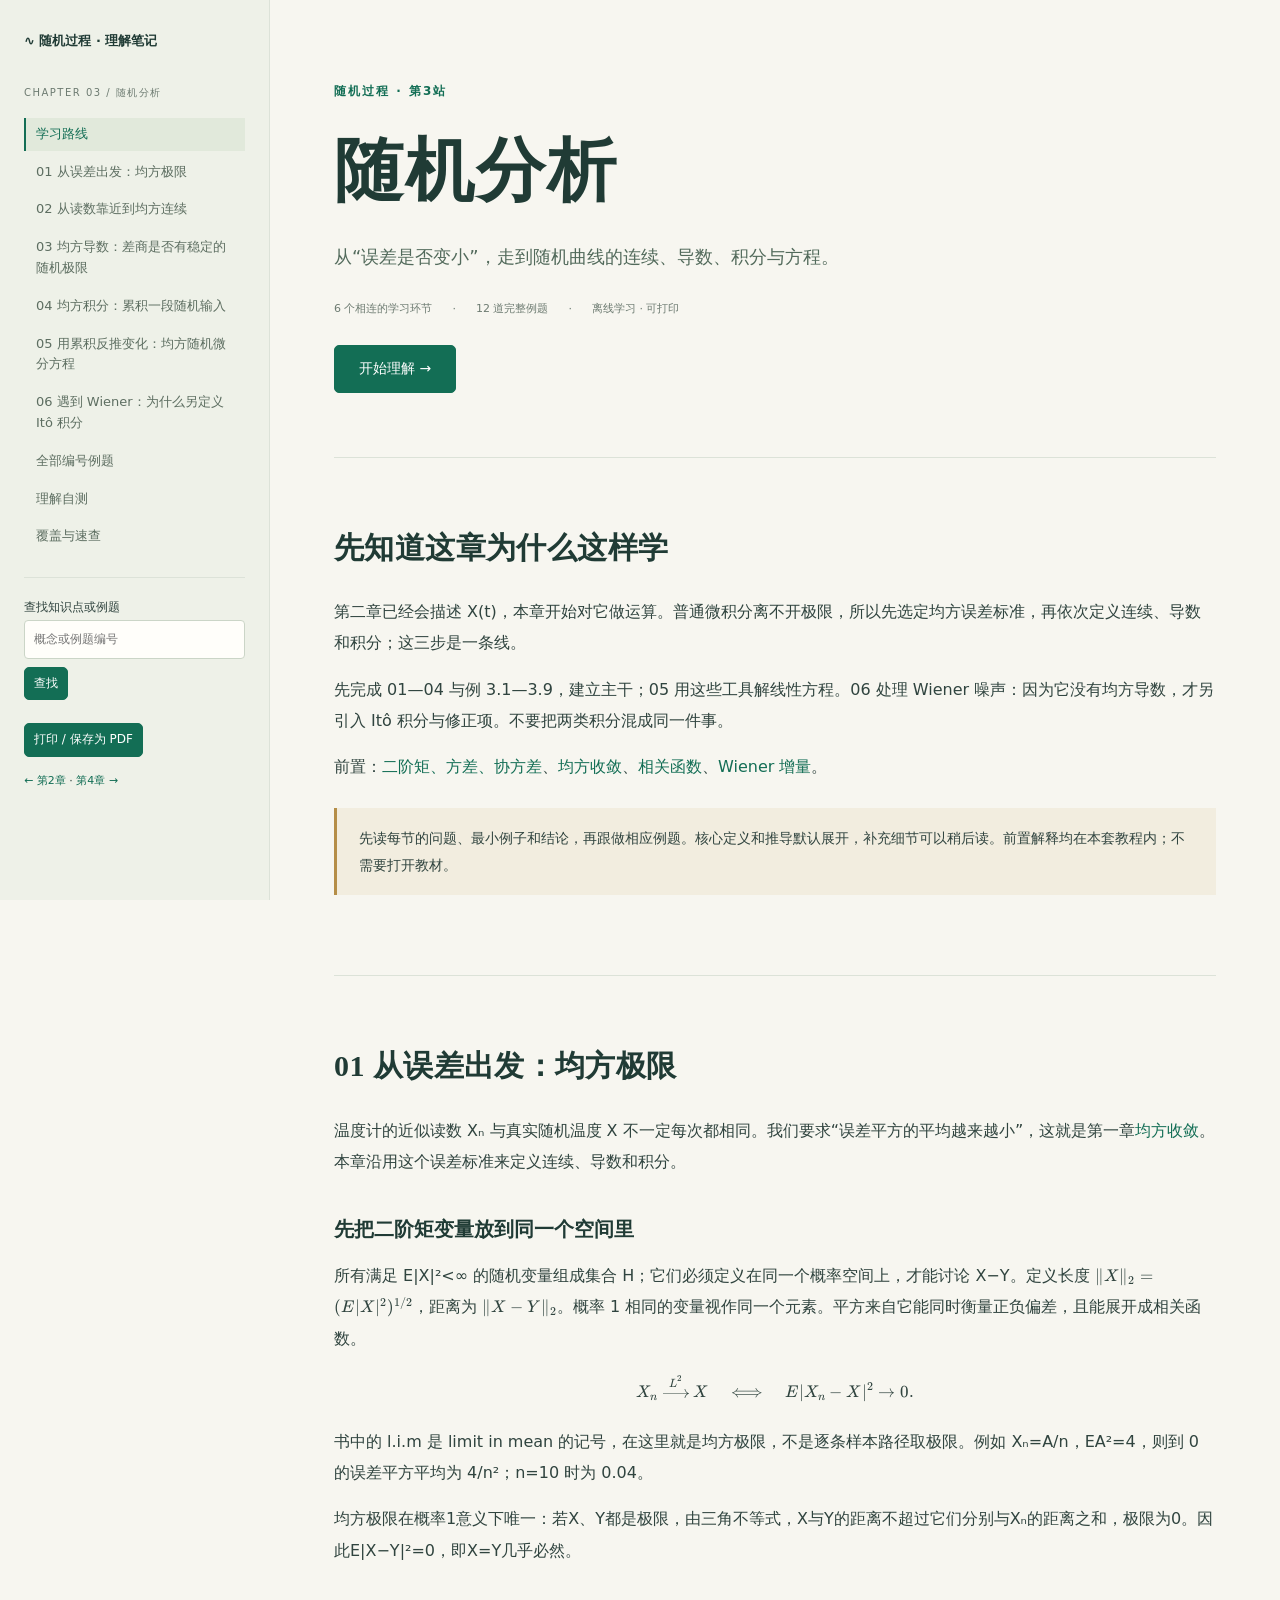
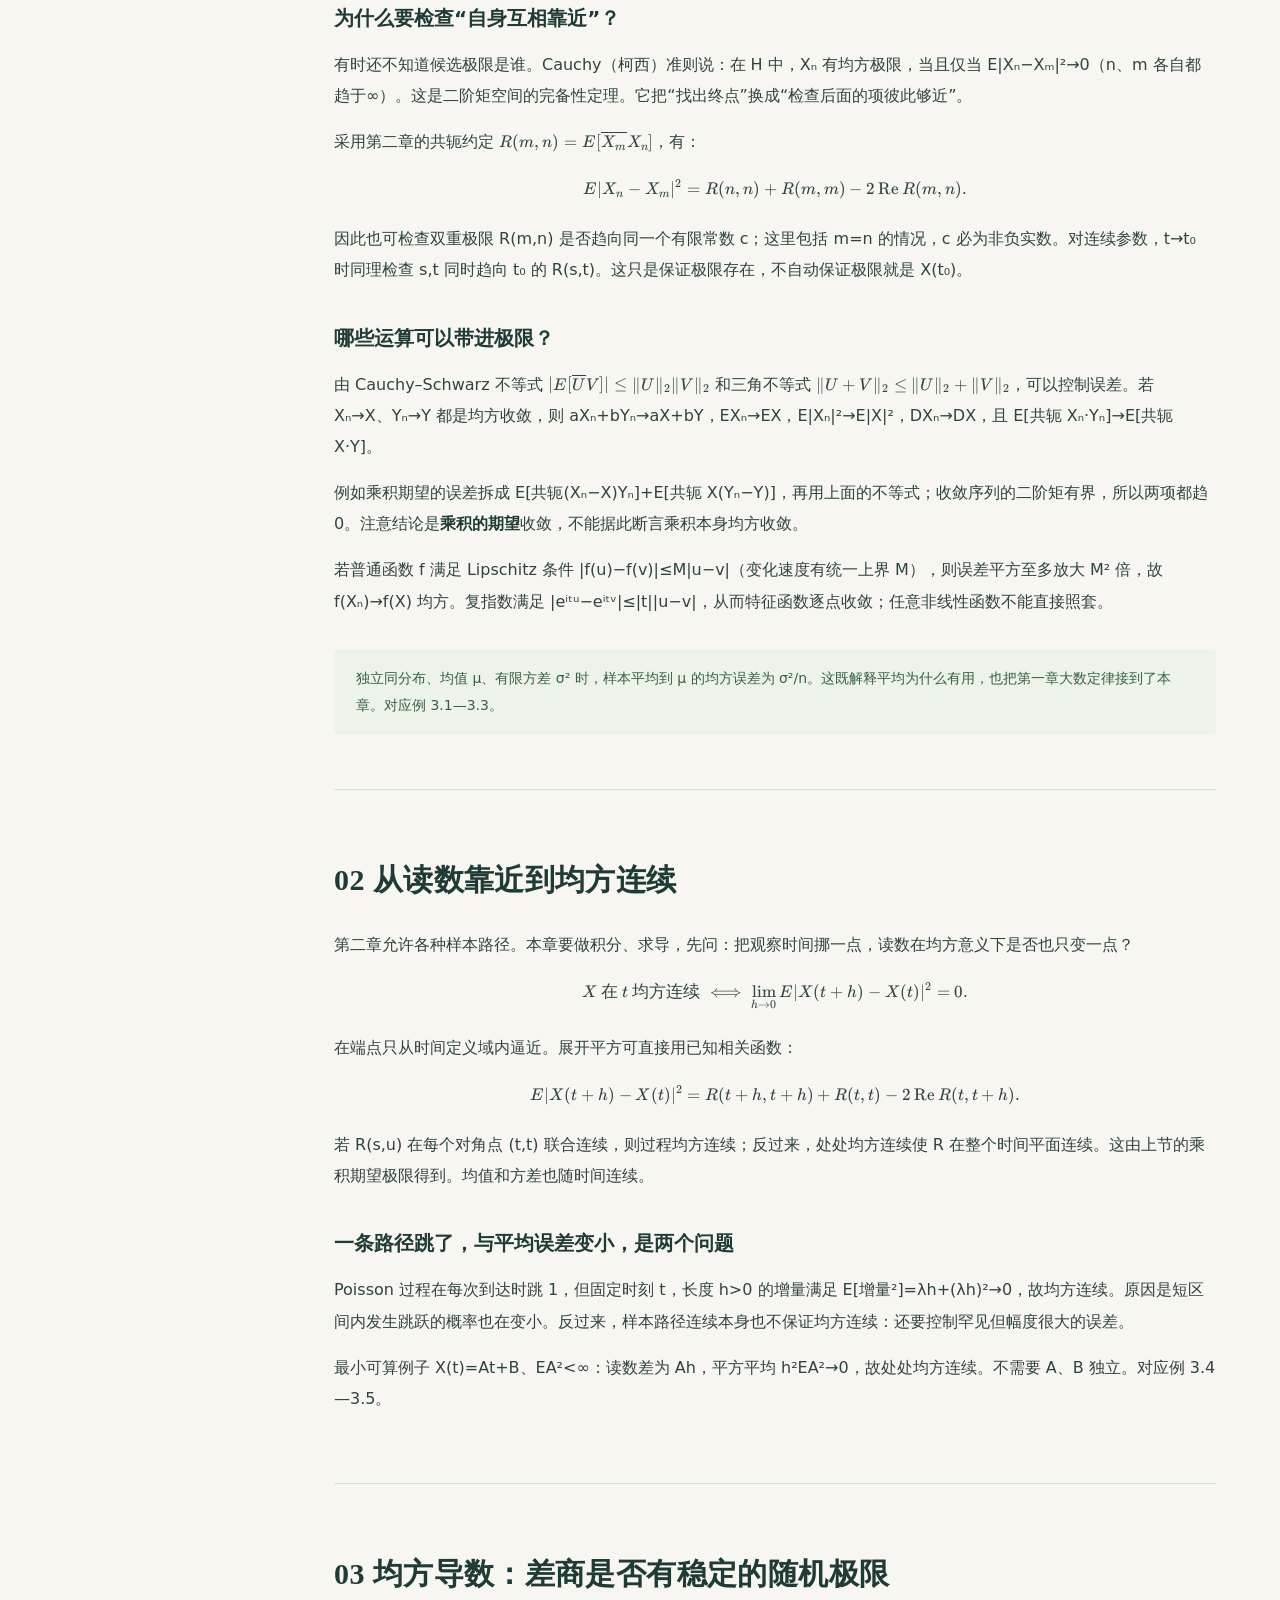
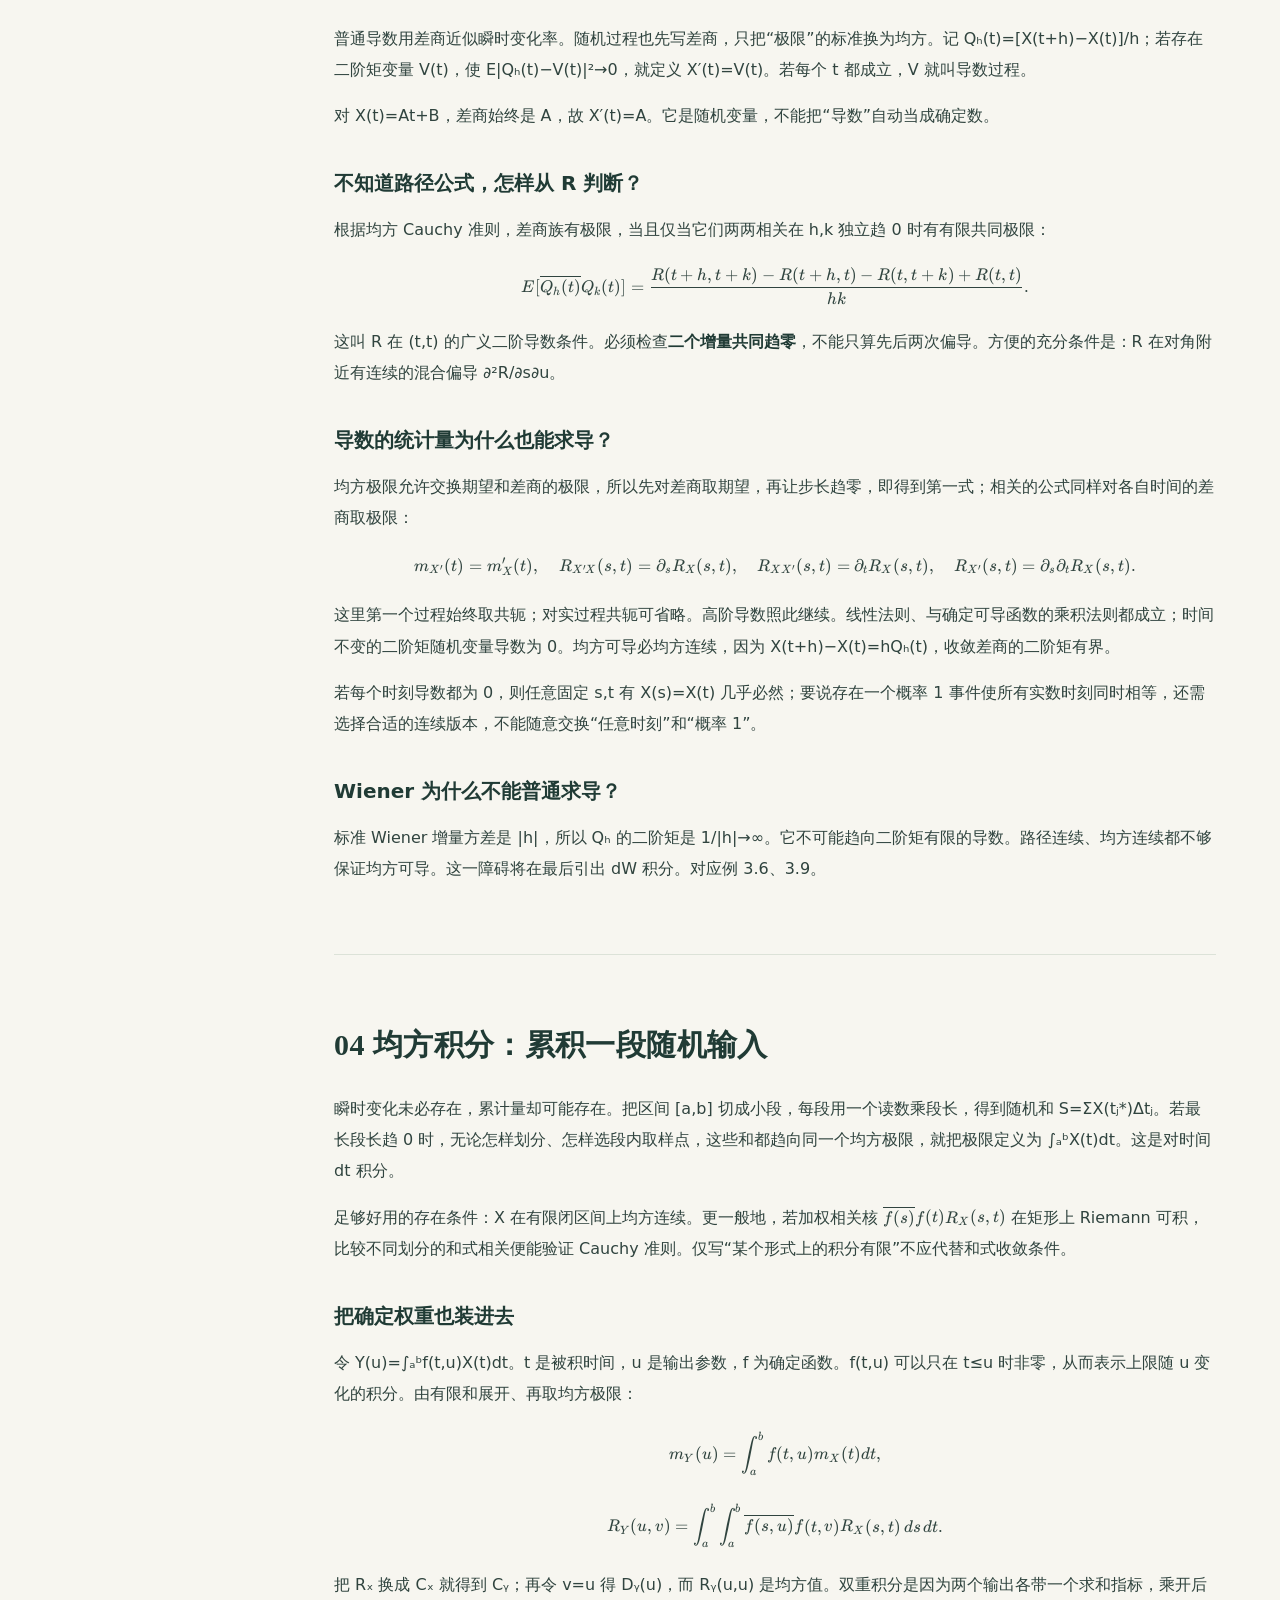
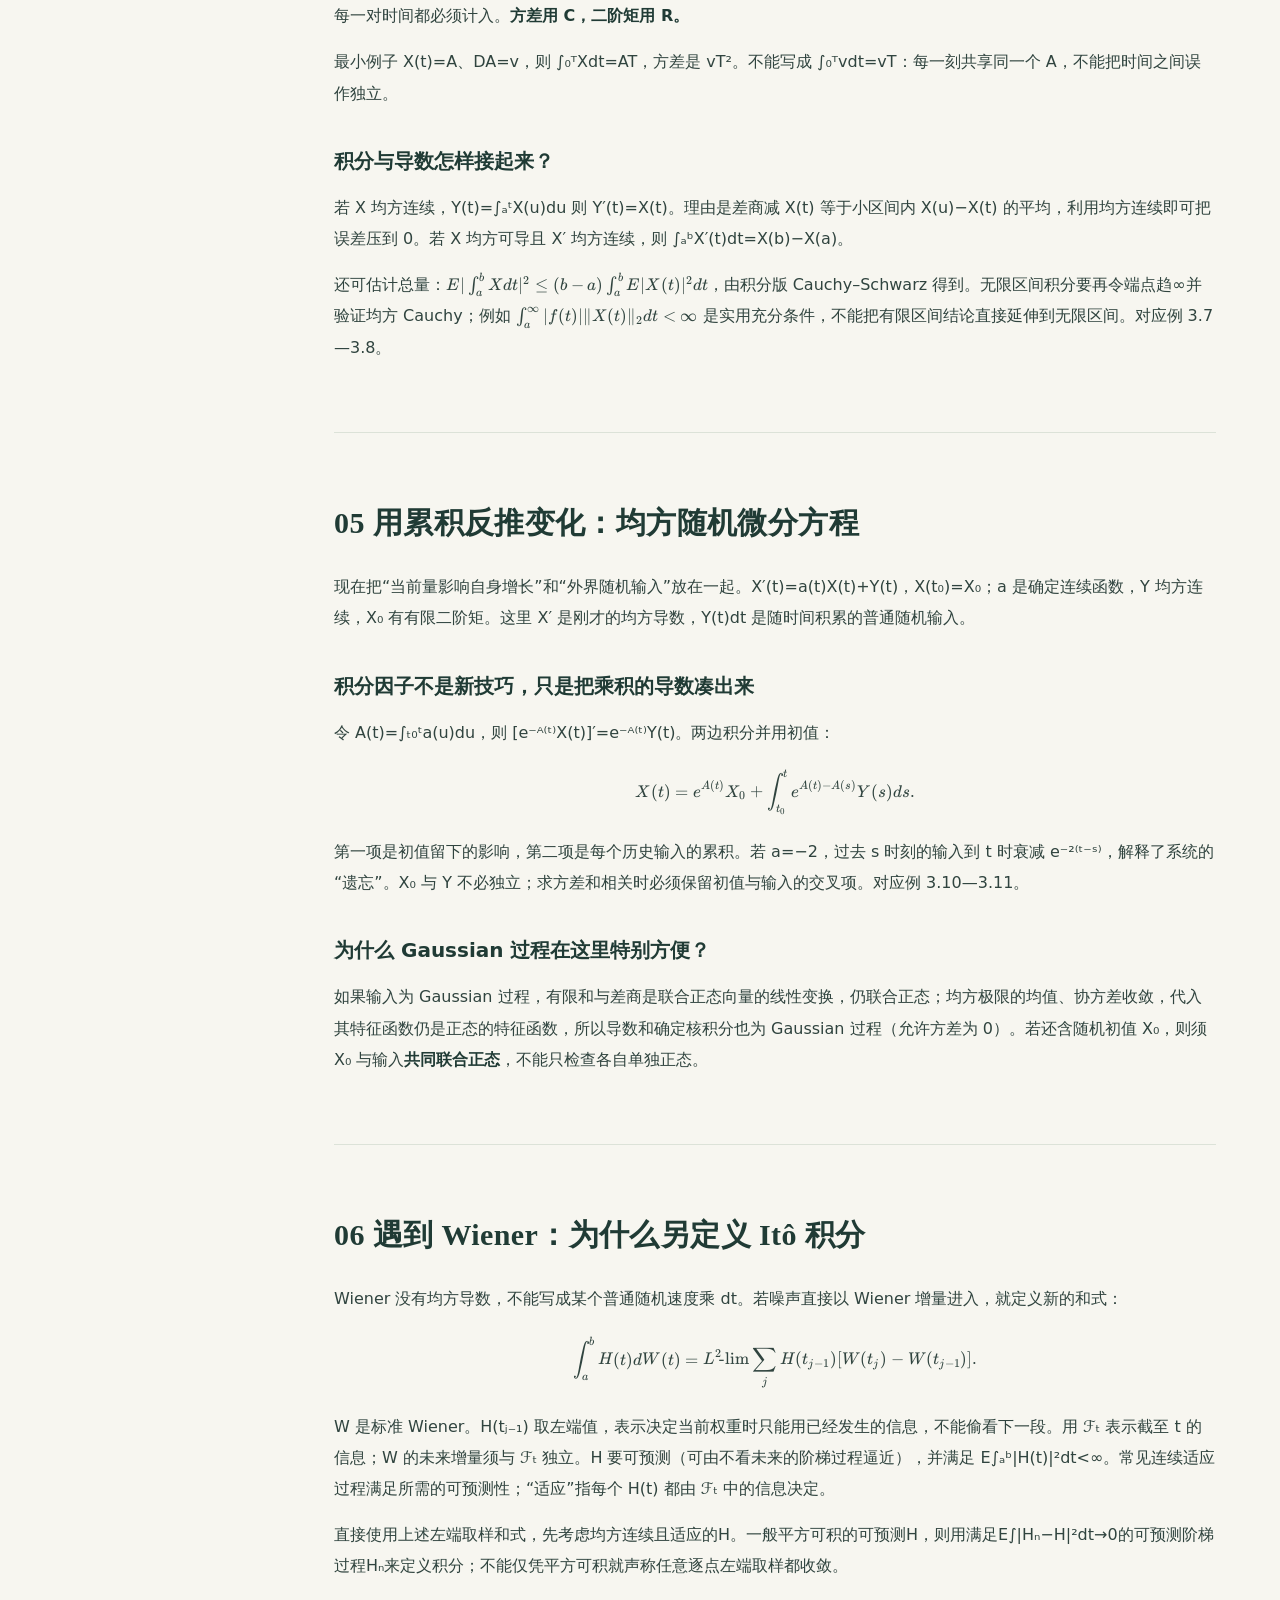
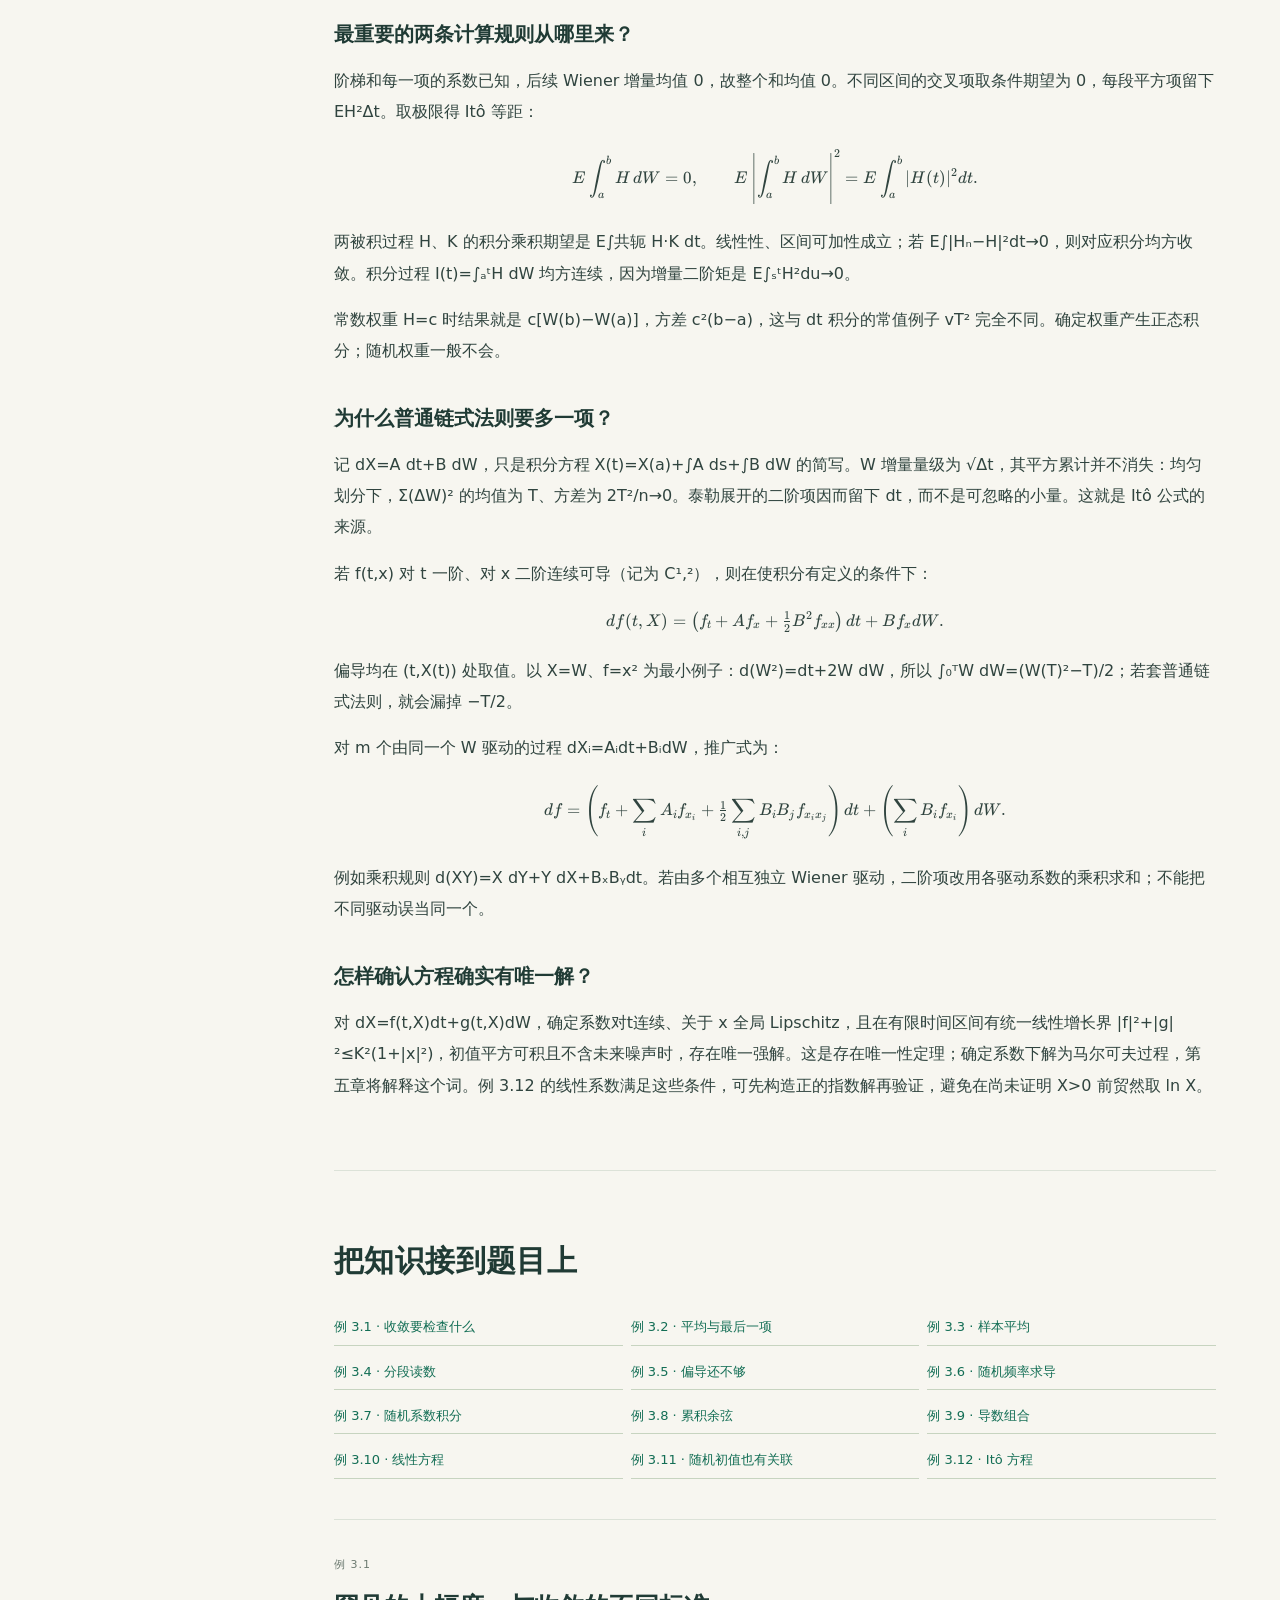
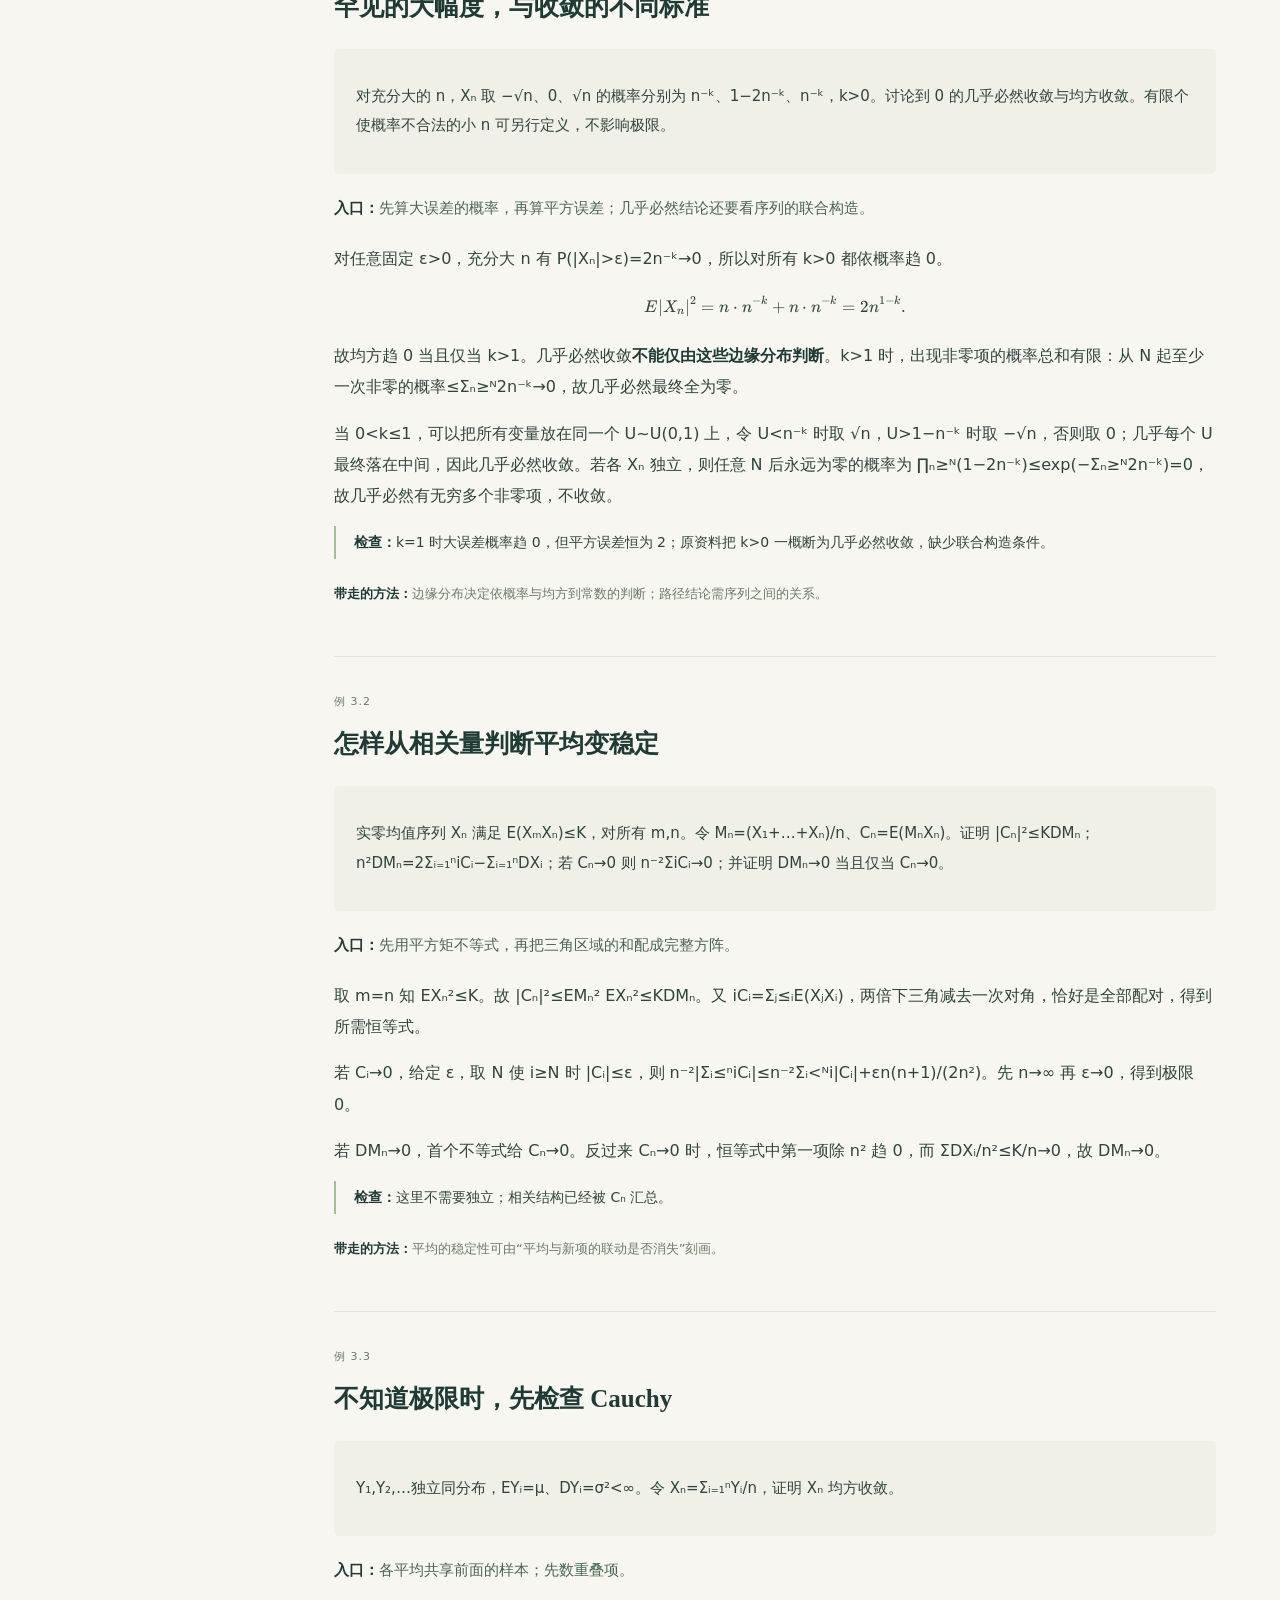
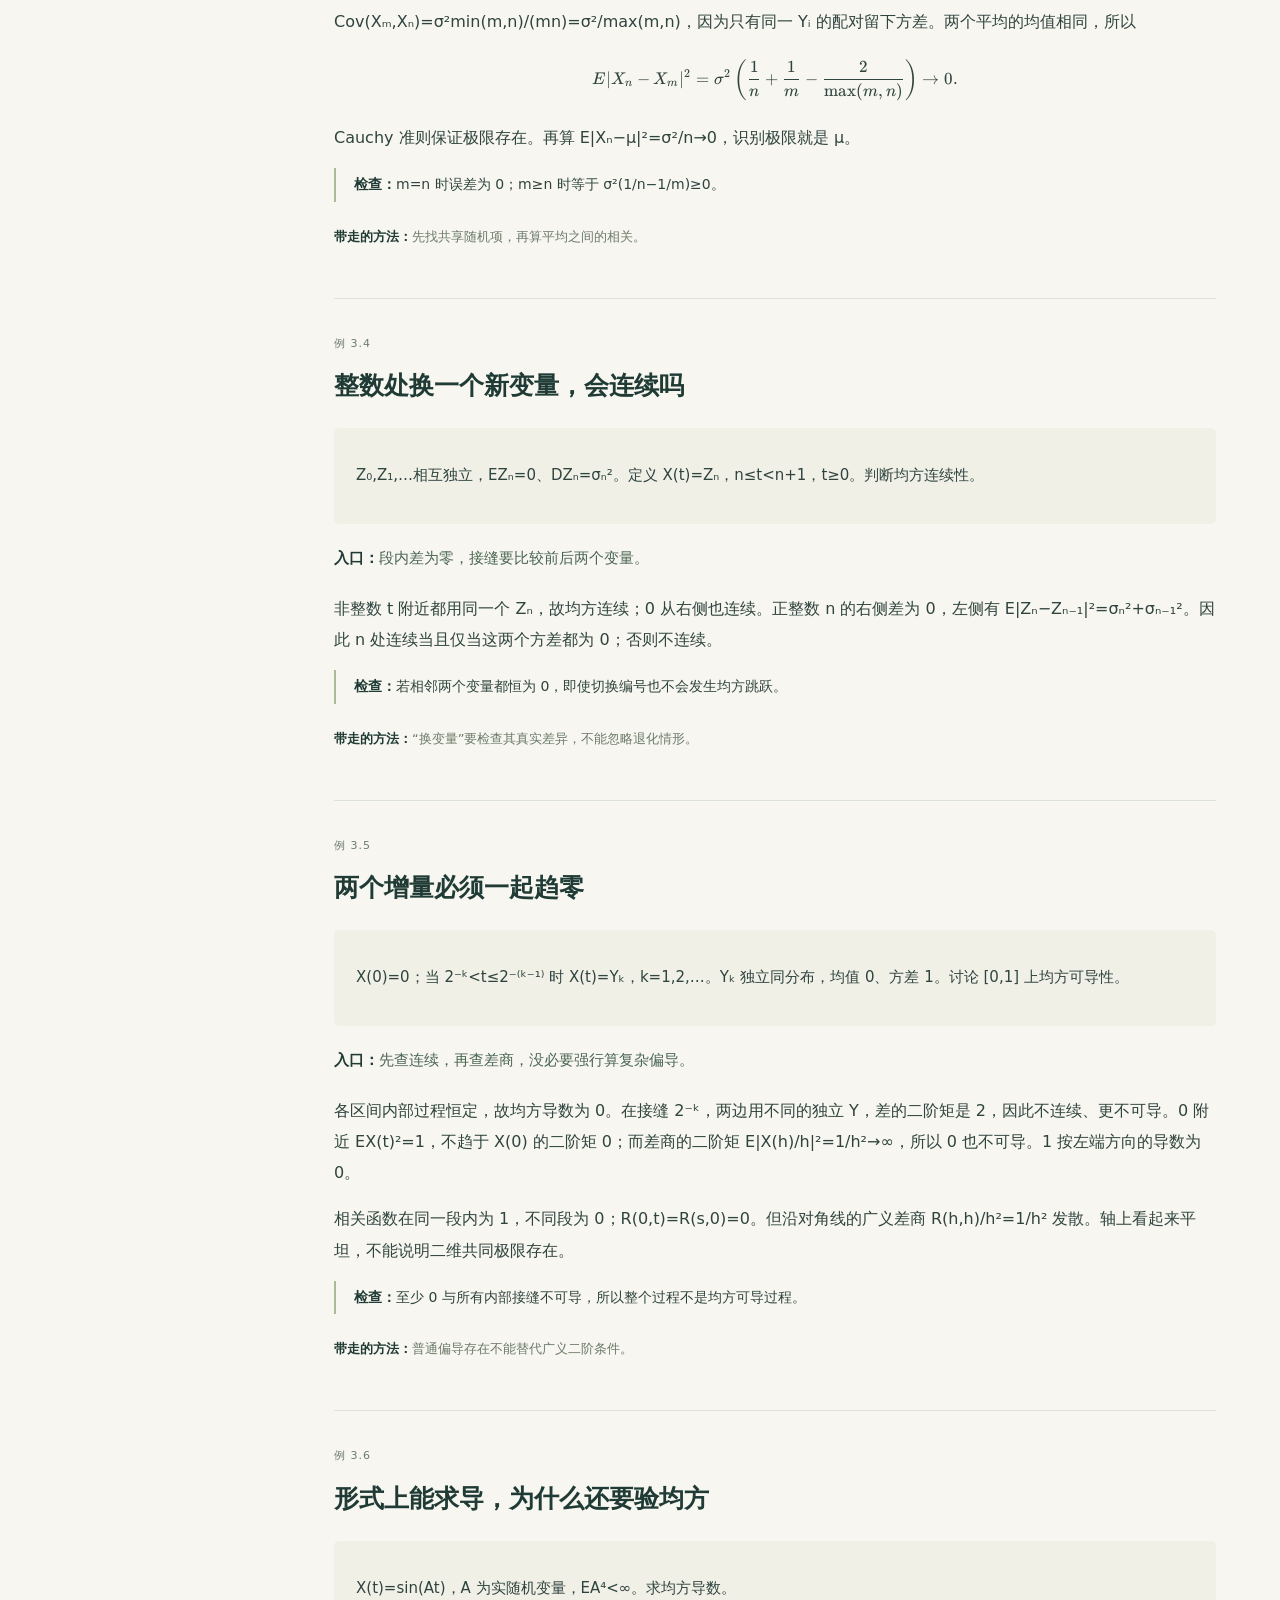
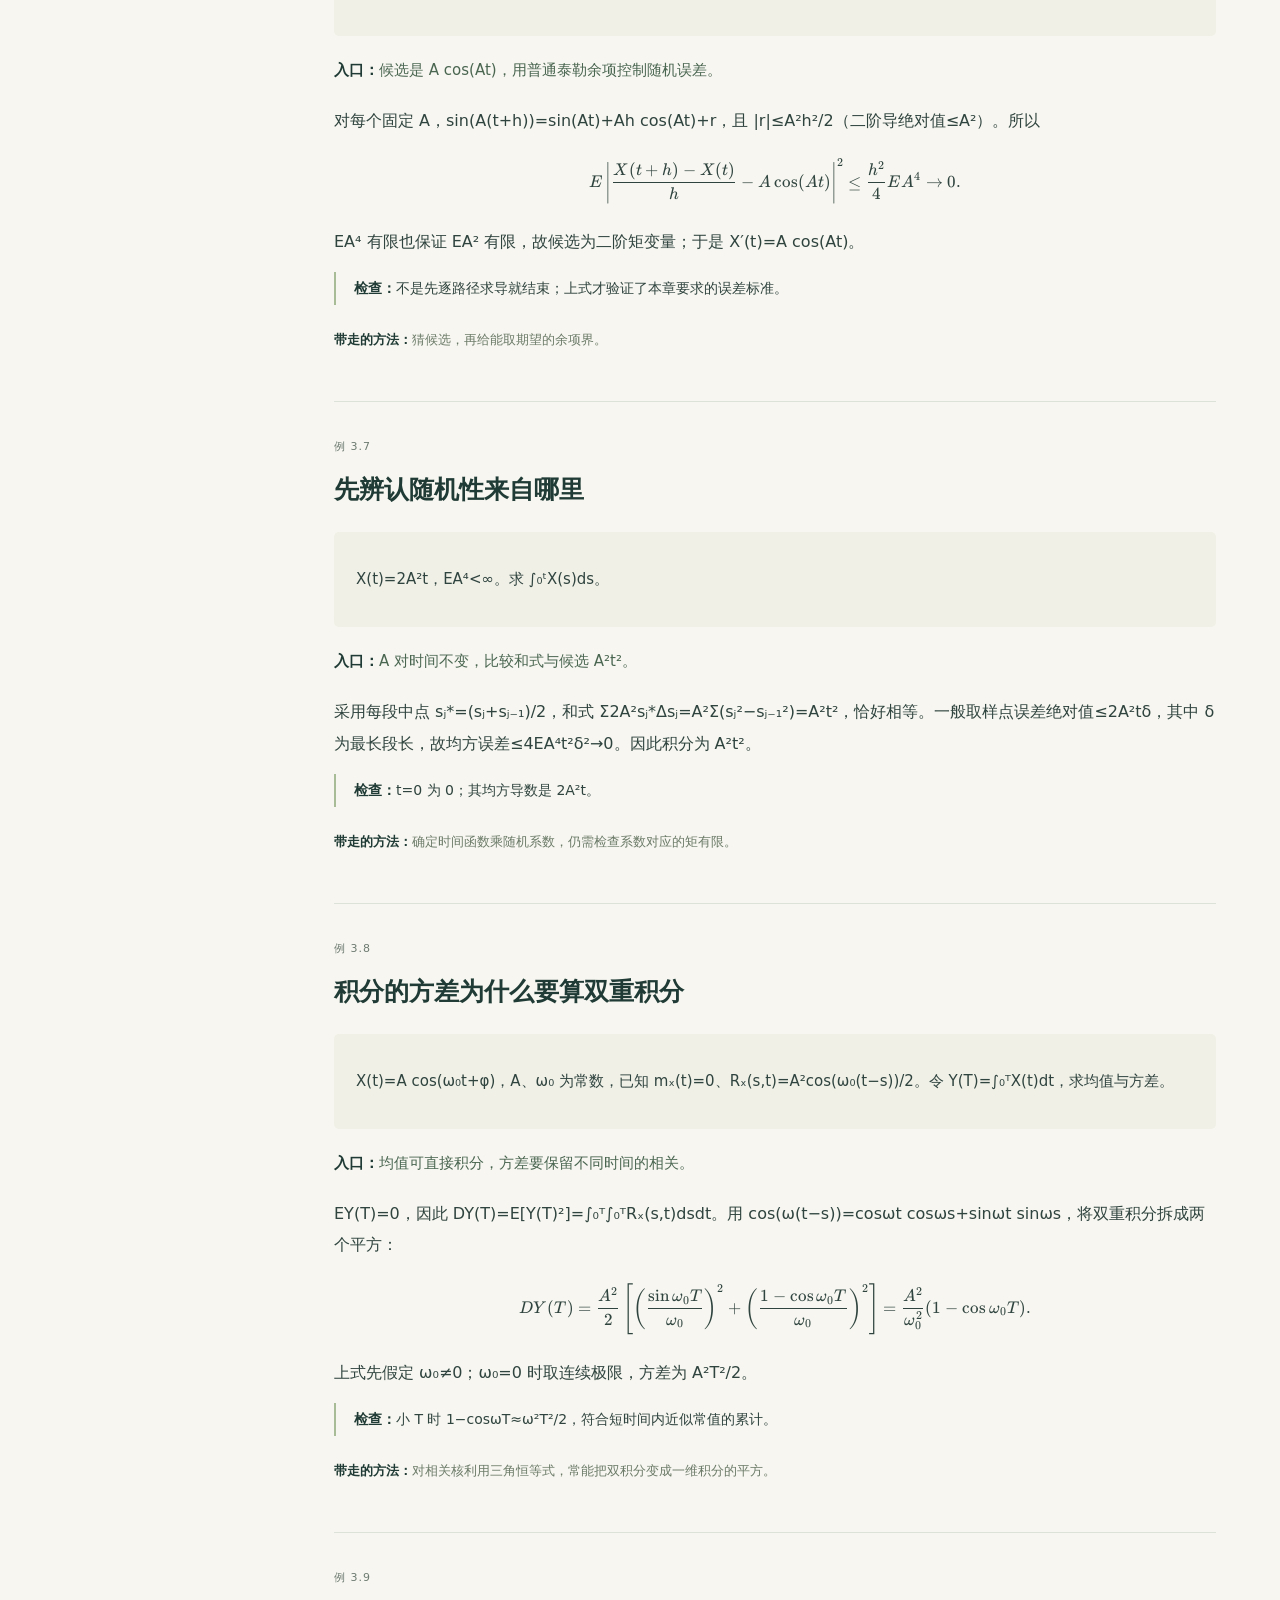
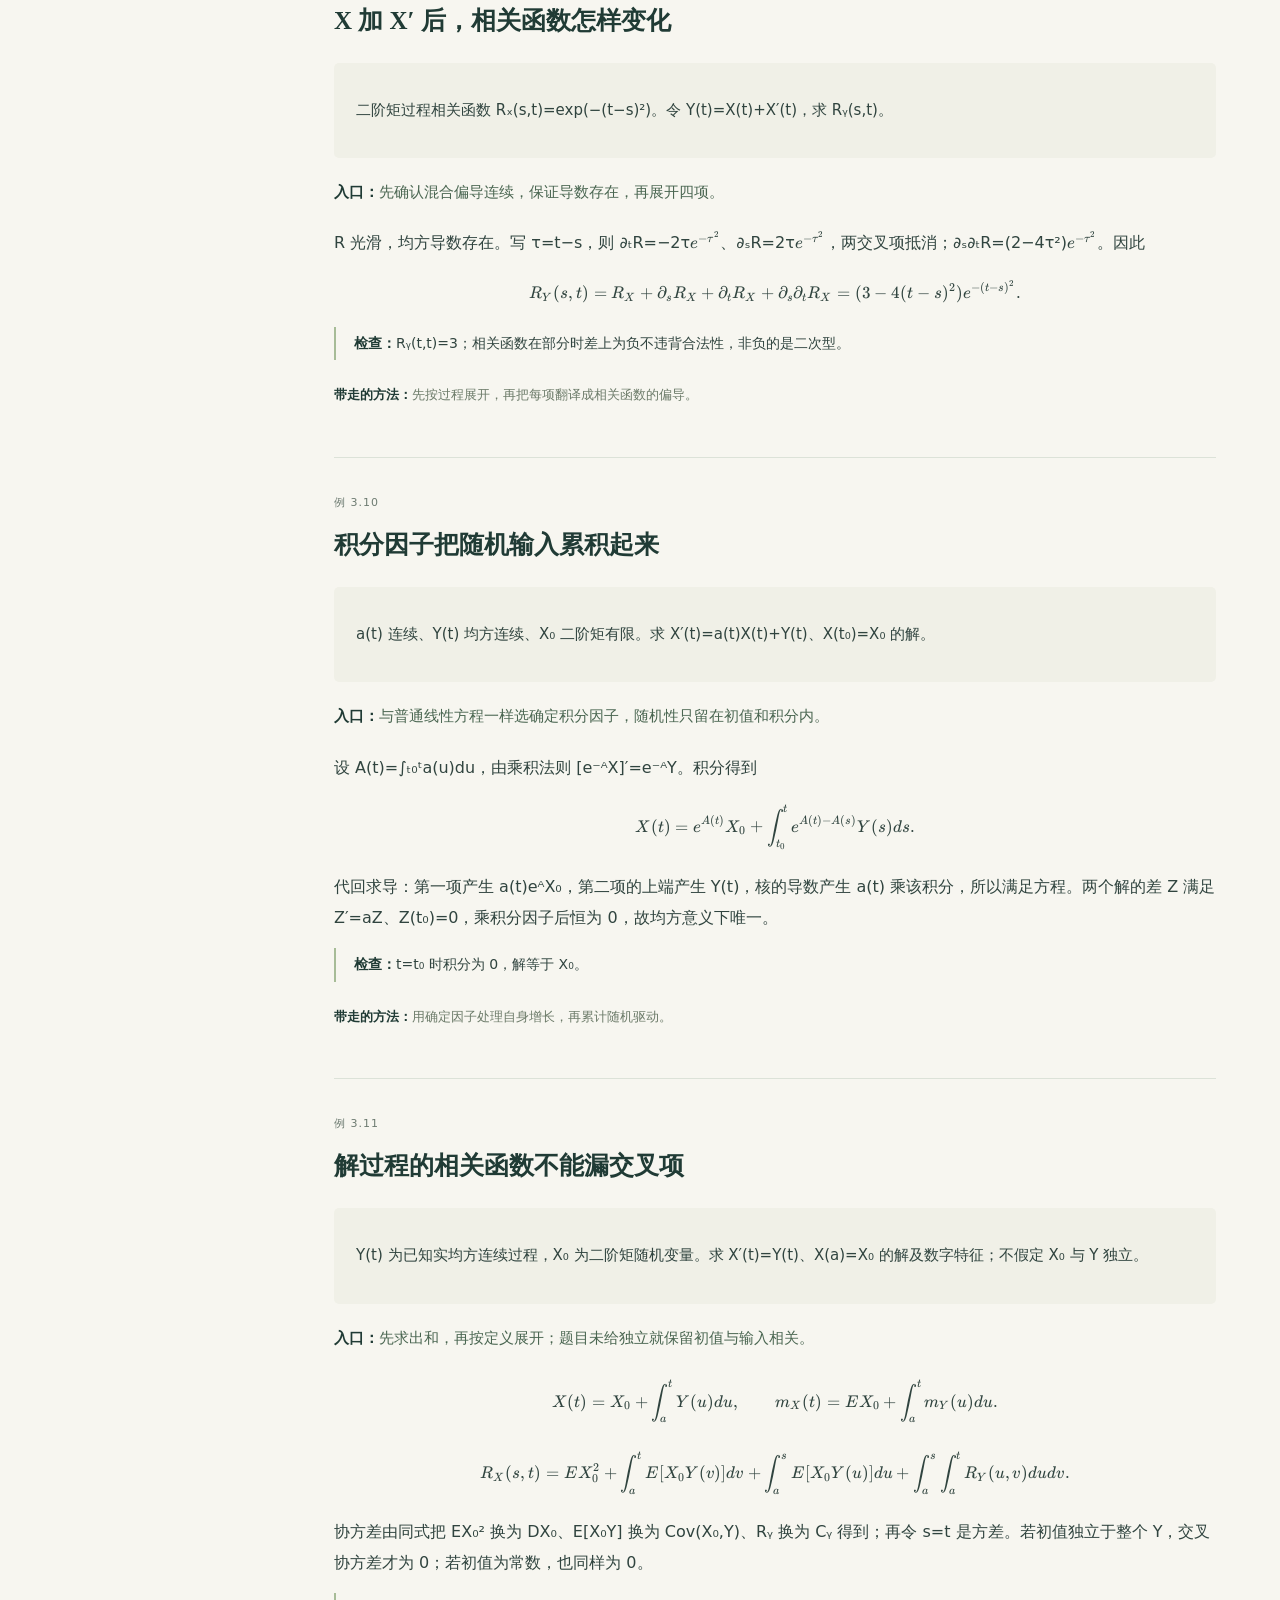
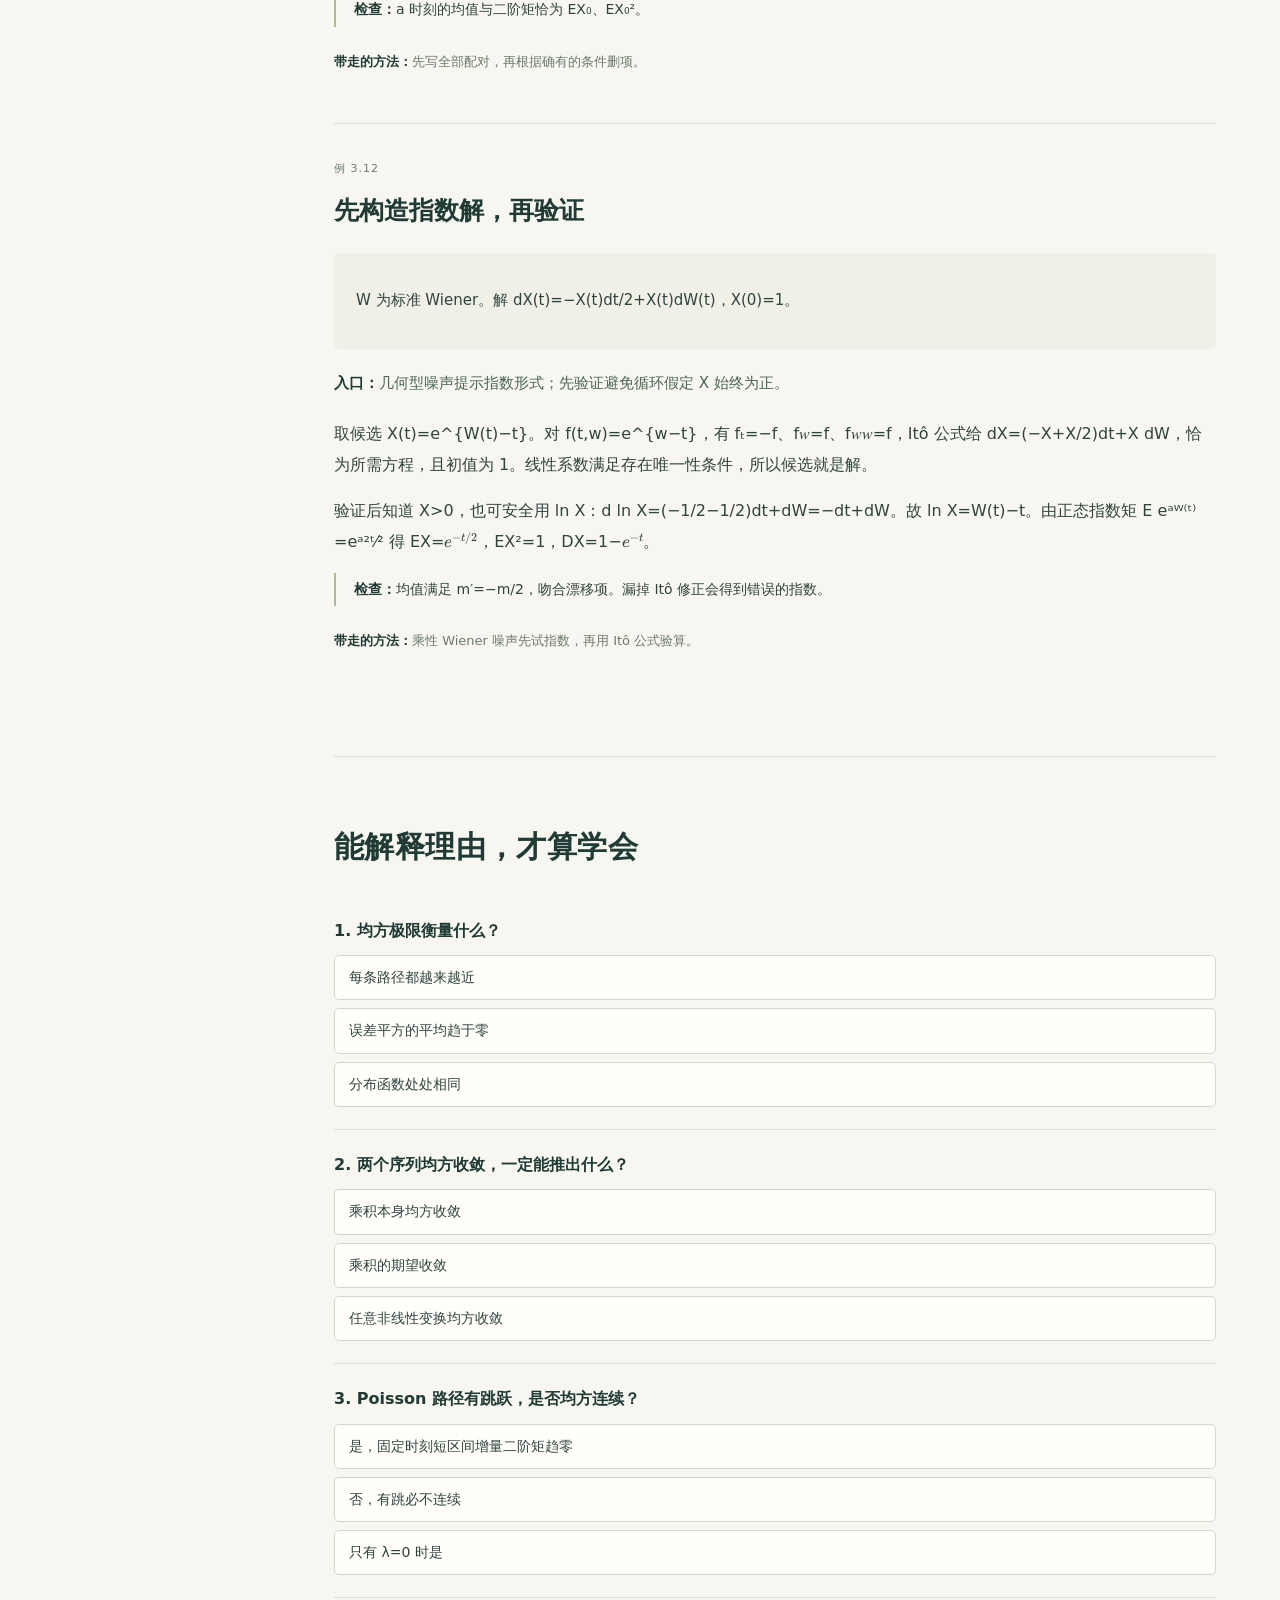
<file: chapter3/index.html>
<!doctype html><html lang="zh-CN"><head><meta charset="utf-8"><meta name="viewport" content="width=device-width,initial-scale=1"><title>第3章 · 随机分析</title><link rel="stylesheet" href="../chapter2/assets/katex/katex.min.css"><link rel="stylesheet" href="../chapter2/style.css"><link rel="stylesheet" href="../shared.css"><script defer src="../chapter2/assets/katex/katex.min.js"></script><script defer src="../chapter2/assets/katex/contrib/auto-render.min.js"></script><script defer src="app.js"></script></head><body><div id="reading-progress" aria-hidden="true"></div><aside class="sidebar"><a class="brand" href="../index.html">∿ 随机过程 · 理解笔记</a><p class="side-label">CHAPTER 03 / 随机分析</p><nav aria-label="章节目录"><a href="#start">学习路线</a><a href="#limit">01 从误差出发：均方极限</a><a href="#continuity">02 从读数靠近到均方连续</a><a href="#derivative">03 均方导数：差商是否有稳定的随机极限</a><a href="#integral">04 均方积分：累积一段随机输入</a><a href="#equation">05 用累积反推变化：均方随机微分方程</a><a href="#ito">06 遇到 Wiener：为什么另定义 Itô 积分</a><a href="#examples">全部编号例题</a><a href="#review">理解自测</a><a href="#coverage">覆盖与速查</a></nav><div class="side-bottom"><label for="search">查找知识点或例题</label><input id="search" type="search" placeholder="概念或例题编号"><button id="search-button">查找</button><p id="search-status" role="status"></p><button id="print">打印 / 保存为 PDF</button><p><a href="../chapter2/index.html">← 第2章</a> · <a href="../chapter4/index.html">第4章 →</a></p></div></aside><main><header id="start" class="hero"><div class="eyebrow">随机过程 · 第3站</div><h1>随机分析</h1><p class="lead">从“误差是否变小”，走到随机曲线的连续、导数、积分与方程。</p><div class="hero-meta"><span>6 个相连的学习环节</span><span>12 道完整例题</span><span>离线学习 · 可打印</span></div><a class="primary" href="#limit">开始理解 →</a></header><section class="intro"><h2>先知道这章为什么这样学</h2><p>第二章已经会描述 X(t)，本章开始对它做运算。普通微积分离不开极限，所以先选定均方误差标准，再依次定义连续、导数和积分；这三步是一条线。</p>
<p>先完成 01—04 与例 3.1—3.9，建立主干；05 用这些工具解线性方程。06 处理 Wiener 噪声：因为它没有均方导数，才另引入 Itô 积分与修正项。不要把两类积分混成同一件事。</p>
<p>前置：<a href="../chapter1/index.html#moments">二阶矩、方差、协方差</a>、<a href="../chapter1/index.html#convergence">均方收敛</a>、<a href="../chapter2/index.html#statistics">相关函数</a>、<a href="../chapter2/index.html#wiener">Wiener 增量</a>。</p><div class="note">先读每节的问题、最小例子和结论，再跟做相应例题。核心定义和推导默认展开，补充细节可以稍后读。前置解释均在本套教程内；不需要打开教材。</div></section><section id="limit" class="lesson"><h2>01 从误差出发：均方极限</h2><p>温度计的近似读数 Xₙ 与真实随机温度 X 不一定每次都相同。我们要求“误差平方的平均越来越小”，这就是第一章<a href="../chapter1/index.html#convergence">均方收敛</a>。本章沿用这个误差标准来定义连续、导数和积分。</p>
<h3>先把二阶矩变量放到同一个空间里</h3>
<p>所有满足 E|X|²&lt;∞ 的随机变量组成集合 H；它们必须定义在同一个概率空间上，才能讨论 X−Y。定义长度 \(\|X\|_2=(E|X|^2)^{1/2}\)，距离为 \(\|X-Y\|_2\)。概率 1 相同的变量视作同一个元素。平方来自它能同时衡量正负偏差，且能展开成相关函数。</p>
\[X_n\xrightarrow{L^2}X\quad\Longleftrightarrow\quad E|X_n-X|^2\to0.\]
<p>书中的 l.i.m 是 limit in mean 的记号，在这里就是均方极限，不是逐条样本路径取极限。例如 Xₙ=A/n，EA²=4，则到 0 的误差平方平均为 4/n²；n=10 时为 0.04。</p>
<p>均方极限在概率1意义下唯一：若X、Y都是极限，由三角不等式，X与Y的距离不超过它们分别与Xₙ的距离之和，极限为0。因此E|X−Y|²=0，即X=Y几乎必然。</p>
<h3>为什么要检查“自身互相靠近”？</h3>
<p>有时还不知道候选极限是谁。Cauchy（柯西）准则说：在 H 中，Xₙ 有均方极限，当且仅当 E|Xₙ−Xₘ|²→0（n、m 各自都趋于∞）。这是二阶矩空间的完备性定理。它把“找出终点”换成“检查后面的项彼此够近”。</p>
<p>采用第二章的共轭约定 \(R(m,n)=E[\overline{X_m}X_n]\)，有：</p>
\[E|X_n-X_m|^2=R(n,n)+R(m,m)-2\operatorname{Re}R(m,n).\]
<p>因此也可检查双重极限 R(m,n) 是否趋向同一个有限常数 c；这里包括 m=n 的情况，c 必为非负实数。对连续参数，t→t₀ 时同理检查 s,t 同时趋向 t₀ 的 R(s,t)。这只是保证极限存在，不自动保证极限就是 X(t₀)。</p>
<h3>哪些运算可以带进极限？</h3>
<p>由 Cauchy–Schwarz 不等式 \(|E[\overline UV]|\le\|U\|_2\|V\|_2\) 和三角不等式 \(\|U+V\|_2\le\|U\|_2+\|V\|_2\)，可以控制误差。若 Xₙ→X、Yₙ→Y 都是均方收敛，则 aXₙ+bYₙ→aX+bY，EXₙ→EX，E|Xₙ|²→E|X|²，DXₙ→DX，且 E[共轭 Xₙ·Yₙ]→E[共轭 X·Y]。</p>
<p>例如乘积期望的误差拆成 E[共轭(Xₙ−X)Yₙ]+E[共轭 X(Yₙ−Y)]，再用上面的不等式；收敛序列的二阶矩有界，所以两项都趋 0。注意结论是<strong>乘积的期望</strong>收敛，不能据此断言乘积本身均方收敛。</p>
<p>若普通函数 f 满足 Lipschitz 条件 |f(u)−f(v)|≤M|u−v|（变化速度有统一上界 M），则误差平方至多放大 M² 倍，故 f(Xₙ)→f(X) 均方。复指数满足 |eⁱᵗᵘ−eⁱᵗᵛ|≤|t||u−v|，从而特征函数逐点收敛；任意非线性函数不能直接照套。</p>
<div class="takeaway">独立同分布、均值 μ、有限方差 σ² 时，样本平均到 μ 的均方误差为 σ²/n。这既解释平均为什么有用，也把第一章大数定律接到了本章。对应例 3.1—3.3。</div></section><section id="continuity" class="lesson"><h2>02 从读数靠近到均方连续</h2><p>第二章允许各种样本路径。本章要做积分、求导，先问：把观察时间挪一点，读数在均方意义下是否也只变一点？</p>
\[X\text{ 在 }t\text{ 均方连续}\iff\lim_{h\to0}E|X(t+h)-X(t)|^2=0.\]
<p>在端点只从时间定义域内逼近。展开平方可直接用已知相关函数：</p>
\[E|X(t+h)-X(t)|^2=R(t+h,t+h)+R(t,t)-2\operatorname{Re}R(t,t+h).\]
<p>若 R(s,u) 在每个对角点 (t,t) 联合连续，则过程均方连续；反过来，处处均方连续使 R 在整个时间平面连续。这由上节的乘积期望极限得到。均值和方差也随时间连续。</p>
<h3>一条路径跳了，与平均误差变小，是两个问题</h3>
<p>Poisson 过程在每次到达时跳 1，但固定时刻 t，长度 h&gt;0 的增量满足 E[增量²]=λh+(λh)²→0，故均方连续。原因是短区间内发生跳跃的概率也在变小。反过来，样本路径连续本身也不保证均方连续：还要控制罕见但幅度很大的误差。</p>
<p>最小可算例子 X(t)=At+B、EA²&lt;∞：读数差为 Ah，平方平均 h²EA²→0，故处处均方连续。不需要 A、B 独立。对应例 3.4—3.5。</p></section><section id="derivative" class="lesson"><h2>03 均方导数：差商是否有稳定的随机极限</h2><p>普通导数用差商近似瞬时变化率。随机过程也先写差商，只把“极限”的标准换为均方。记 Qₕ(t)=[X(t+h)−X(t)]/h；若存在二阶矩变量 V(t)，使 E|Qₕ(t)−V(t)|²→0，就定义 X′(t)=V(t)。若每个 t 都成立，V 就叫导数过程。</p>
<p>对 X(t)=At+B，差商始终是 A，故 X′(t)=A。它是随机变量，不能把“导数”自动当成确定数。</p>
<h3>不知道路径公式，怎样从 R 判断？</h3>
<p>根据均方 Cauchy 准则，差商族有极限，当且仅当它们两两相关在 h,k 独立趋 0 时有有限共同极限：</p>
\[E[\overline{Q_h(t)}Q_k(t)]=\frac{R(t+h,t+k)-R(t+h,t)-R(t,t+k)+R(t,t)}{hk}.\]
<p>这叫 R 在 (t,t) 的广义二阶导数条件。必须检查<strong>二个增量共同趋零</strong>，不能只算先后两次偏导。方便的充分条件是：R 在对角附近有连续的混合偏导 ∂²R/∂s∂u。</p>
<h3>导数的统计量为什么也能求导？</h3>
<p>均方极限允许交换期望和差商的极限，所以先对差商取期望，再让步长趋零，即得到第一式；相关的公式同样对各自时间的差商取极限：</p>
\[m_{X'}(t)=m_X'(t),\quad R_{X'X}(s,t)=\partial_sR_X(s,t),\quad R_{XX'}(s,t)=\partial_tR_X(s,t),\quad R_{X'}(s,t)=\partial_s\partial_tR_X(s,t).\]
<p>这里第一个过程始终取共轭；对实过程共轭可省略。高阶导数照此继续。线性法则、与确定可导函数的乘积法则都成立；时间不变的二阶矩随机变量导数为 0。均方可导必均方连续，因为 X(t+h)−X(t)=hQₕ(t)，收敛差商的二阶矩有界。</p>
<p>若每个时刻导数都为 0，则任意固定 s,t 有 X(s)=X(t) 几乎必然；要说存在一个概率 1 事件使所有实数时刻同时相等，还需选择合适的连续版本，不能随意交换“任意时刻”和“概率 1”。</p>
<h3>Wiener 为什么不能普通求导？</h3>
<p>标准 Wiener 增量方差是 |h|，所以 Qₕ 的二阶矩是 1/|h|→∞。它不可能趋向二阶矩有限的导数。路径连续、均方连续都不够保证均方可导。这一障碍将在最后引出 dW 积分。对应例 3.6、3.9。</p></section><section id="integral" class="lesson"><h2>04 均方积分：累积一段随机输入</h2><p>瞬时变化未必存在，累计量却可能存在。把区间 [a,b] 切成小段，每段用一个读数乘段长，得到随机和 S=ΣX(tⱼ*)Δtⱼ。若最长段长趋 0 时，无论怎样划分、怎样选段内取样点，这些和都趋向同一个均方极限，就把极限定义为 ∫ₐᵇX(t)dt。这是对时间 dt 积分。</p>
<p>足够好用的存在条件：X 在有限闭区间上均方连续。更一般地，若加权相关核 \(\overline{f(s)}f(t)R_X(s,t)\) 在矩形上 Riemann 可积，比较不同划分的和式相关便能验证 Cauchy 准则。仅写“某个形式上的积分有限”不应代替和式收敛条件。</p>
<h3>把确定权重也装进去</h3>
<p>令 Y(u)=∫ₐᵇf(t,u)X(t)dt。t 是被积时间，u 是输出参数，f 为确定函数。f(t,u) 可以只在 t≤u 时非零，从而表示上限随 u 变化的积分。由有限和展开、再取均方极限：</p>
\[m_Y(u)=\int_a^bf(t,u)m_X(t)dt,\]
\[R_Y(u,v)=\int_a^b\int_a^b\overline{f(s,u)}f(t,v)R_X(s,t)\,ds\,dt.\]
<p>把 Rₓ 换成 Cₓ 就得到 Cᵧ；再令 v=u 得 Dᵧ(u)，而 Rᵧ(u,u) 是均方值。双重积分是因为两个输出各带一个求和指标，乘开后每一对时间都必须计入。<strong>方差用 C，二阶矩用 R。</strong></p>
<p>最小例子 X(t)=A、DA=v，则 ∫₀ᵀXdt=AT，方差是 vT²。不能写成 ∫₀ᵀvdt=vT：每一刻共享同一个 A，不能把时间之间误作独立。</p>
<h3>积分与导数怎样接起来？</h3>
<p>若 X 均方连续，Y(t)=∫ₐᵗX(u)du 则 Y′(t)=X(t)。理由是差商减 X(t) 等于小区间内 X(u)−X(t) 的平均，利用均方连续即可把误差压到 0。若 X 均方可导且 X′ 均方连续，则 ∫ₐᵇX′(t)dt=X(b)−X(a)。</p>
<p>还可估计总量：\(E|\int_a^bXdt|^2\le (b-a)\int_a^bE|X(t)|^2dt\)，由积分版 Cauchy–Schwarz 得到。无限区间积分要再令端点趋∞并验证均方 Cauchy；例如 \(\int_a^\infty |f(t)|\|X(t)\|_2dt&lt;\infty\) 是实用充分条件，不能把有限区间结论直接延伸到无限区间。对应例 3.7—3.8。</p></section><section id="equation" class="lesson"><h2>05 用累积反推变化：均方随机微分方程</h2><p>现在把“当前量影响自身增长”和“外界随机输入”放在一起。X′(t)=a(t)X(t)+Y(t)，X(t₀)=X₀；a 是确定连续函数，Y 均方连续，X₀ 有有限二阶矩。这里 X′ 是刚才的均方导数，Y(t)dt 是随时间积累的普通随机输入。</p>
<h3>积分因子不是新技巧，只是把乘积的导数凑出来</h3>
<p>令 A(t)=∫ₜ₀ᵗa(u)du，则 [e⁻ᴬ⁽ᵗ⁾X(t)]′=e⁻ᴬ⁽ᵗ⁾Y(t)。两边积分并用初值：</p>
\[X(t)=e^{A(t)}X_0+\int_{t_0}^t e^{A(t)-A(s)}Y(s)ds.\]
<p>第一项是初值留下的影响，第二项是每个历史输入的累积。若 a=−2，过去 s 时刻的输入到 t 时衰减 e⁻²⁽ᵗ⁻ˢ⁾，解释了系统的“遗忘”。X₀ 与 Y 不必独立；求方差和相关时必须保留初值与输入的交叉项。对应例 3.10—3.11。</p>
<h3>为什么 Gaussian 过程在这里特别方便？</h3>
<p>如果输入为 Gaussian 过程，有限和与差商是联合正态向量的线性变换，仍联合正态；均方极限的均值、协方差收敛，代入其特征函数仍是正态的特征函数，所以导数和确定核积分也为 Gaussian 过程（允许方差为 0）。若还含随机初值 X₀，则须 X₀ 与输入<strong>共同联合正态</strong>，不能只检查各自单独正态。</p></section><section id="ito" class="lesson"><h2>06 遇到 Wiener：为什么另定义 Itô 积分</h2><p>Wiener 没有均方导数，不能写成某个普通随机速度乘 dt。若噪声直接以 Wiener 增量进入，就定义新的和式：</p>
\[\int_a^bH(t)dW(t)=L^2\!\text{-}\!\lim\sum_jH(t_{j-1})[W(t_j)-W(t_{j-1})].\]
<p>W 是标准 Wiener。H(tⱼ₋₁) 取左端值，表示决定当前权重时只能用已经发生的信息，不能偷看下一段。用 ℱₜ 表示截至 t 的信息；W 的未来增量须与 ℱₜ 独立。H 要可预测（可由不看未来的阶梯过程逼近），并满足 E∫ₐᵇ|H(t)|²dt&lt;∞。常见连续适应过程满足所需的可预测性；“适应”指每个 H(t) 都由 ℱₜ 中的信息决定。</p>
<p>直接使用上述左端取样和式，先考虑均方连续且适应的H。一般平方可积的可预测H，则用满足E∫|Hₙ−H|²dt→0的可预测阶梯过程Hₙ来定义积分；不能仅凭平方可积就声称任意逐点左端取样都收敛。</p>
<h3>最重要的两条计算规则从哪里来？</h3>
<p>阶梯和每一项的系数已知，后续 Wiener 增量均值 0，故整个和均值 0。不同区间的交叉项取条件期望为 0，每段平方项留下 EH²Δt。取极限得 Itô 等距：</p>
\[E\int_a^bH\,dW=0,\qquad E\left|\int_a^bH\,dW\right|^2=E\int_a^b|H(t)|^2dt.\]
<p>两被积过程 H、K 的积分乘积期望是 E∫共轭 H·K dt。线性性、区间可加性成立；若 E∫|Hₙ−H|²dt→0，则对应积分均方收敛。积分过程 I(t)=∫ₐᵗH dW 均方连续，因为增量二阶矩是 E∫ₛᵗH²du→0。</p>
<p>常数权重 H=c 时结果就是 c[W(b)−W(a)]，方差 c²(b−a)，这与 dt 积分的常值例子 vT² 完全不同。确定权重产生正态积分；随机权重一般不会。</p>
<h3>为什么普通链式法则要多一项？</h3>
<p>记 dX=A dt+B dW，只是积分方程 X(t)=X(a)+∫A ds+∫B dW 的简写。W 增量量级为 √Δt，其平方累计并不消失：均匀划分下，Σ(ΔW)² 的均值为 T、方差为 2T²/n→0。泰勒展开的二阶项因而留下 dt，而不是可忽略的小量。这就是 Itô 公式的来源。</p>
<p>若 f(t,x) 对 t 一阶、对 x 二阶连续可导（记为 C¹,²），则在使积分有定义的条件下：</p>
\[d f(t,X)=\left(f_t+Af_x+\tfrac12B^2f_{xx}\right)dt+Bf_xdW.\]
<p>偏导均在 (t,X(t)) 处取值。以 X=W、f=x² 为最小例子：d(W²)=dt+2W dW，所以 ∫₀ᵀW dW=(W(T)²−T)/2；若套普通链式法则，就会漏掉 −T/2。</p>
<p>对 m 个由同一个 W 驱动的过程 dXᵢ=Aᵢdt+BᵢdW，推广式为：</p>
\[df=\left(f_t+\sum_iA_if_{x_i}+\tfrac12\sum_{i,j}B_iB_jf_{x_ix_j}\right)dt+\left(\sum_iB_if_{x_i}\right)dW.\]
<p>例如乘积规则 d(XY)=X dY+Y dX+BₓBᵧdt。若由多个相互独立 Wiener 驱动，二阶项改用各驱动系数的乘积求和；不能把不同驱动误当同一个。</p>
<h3>怎样确认方程确实有唯一解？</h3>
<p>对 dX=f(t,X)dt+g(t,X)dW，确定系数对t连续、关于 x 全局 Lipschitz，且在有限时间区间有统一线性增长界 |f|²+|g|²≤K²(1+|x|²)，初值平方可积且不含未来噪声时，存在唯一强解。这是存在唯一性定理；确定系数下解为马尔可夫过程，第五章将解释这个词。例 3.12 的线性系数满足这些条件，可先构造正的指数解再验证，避免在尚未证明 X&gt;0 前贸然取 ln X。</p></section><section id="examples" class="examples"><h2>把知识接到题目上</h2><div class="example-index"><a href="#ex1">例 3.1 · 收敛要检查什么</a><a href="#ex2">例 3.2 · 平均与最后一项</a><a href="#ex3">例 3.3 · 样本平均</a><a href="#ex4">例 3.4 · 分段读数</a><a href="#ex5">例 3.5 · 偏导还不够</a><a href="#ex6">例 3.6 · 随机频率求导</a><a href="#ex7">例 3.7 · 随机系数积分</a><a href="#ex8">例 3.8 · 累积余弦</a><a href="#ex9">例 3.9 · 导数组合</a><a href="#ex10">例 3.10 · 线性方程</a><a href="#ex11">例 3.11 · 随机初值也有关联</a><a href="#ex12">例 3.12 · Itô 方程</a></div><article id="ex1" class="example"><div class="example-kicker">例 3.1</div><h3>罕见的大幅度，与收敛的不同标准</h3><div class="problem"><p>对充分大的 n，Xₙ 取 −√n、0、√n 的概率分别为 n⁻ᵏ、1−2n⁻ᵏ、n⁻ᵏ，k&gt;0。讨论到 0 的几乎必然收敛与均方收敛。有限个使概率不合法的小 n 可另行定义，不影响极限。</p></div><p class="entry"><b>入口：</b>先算大误差的概率，再算平方误差；几乎必然结论还要看序列的联合构造。</p><p>对任意固定 ε&gt;0，充分大 n 有 P(|Xₙ|&gt;ε)=2n⁻ᵏ→0，所以对所有 k&gt;0 都依概率趋 0。</p>
\[E|X_n|^2=n\cdot n^{-k}+n\cdot n^{-k}=2n^{1-k}.\]
<p>故均方趋 0 当且仅当 k&gt;1。几乎必然收敛<strong>不能仅由这些边缘分布判断</strong>。k&gt;1 时，出现非零项的概率总和有限：从 N 起至少一次非零的概率≤Σₙ≥ᴺ2n⁻ᵏ→0，故几乎必然最终全为零。</p>
<p>当 0&lt;k≤1，可以把所有变量放在同一个 U~U(0,1) 上，令 U&lt;n⁻ᵏ 时取 √n，U&gt;1−n⁻ᵏ 时取 −√n，否则取 0；几乎每个 U 最终落在中间，因此几乎必然收敛。若各 Xₙ 独立，则任意 N 后永远为零的概率为 ∏ₙ≥ᴺ(1−2n⁻ᵏ)≤exp(−Σₙ≥ᴺ2n⁻ᵏ)=0，故几乎必然有无穷多个非零项，不收敛。</p><p class="check"><b>检查：</b>k=1 时大误差概率趋 0，但平方误差恒为 2；原资料把 k&gt;0 一概断为几乎必然收敛，缺少联合构造条件。</p><p class="method"><b>带走的方法：</b>边缘分布决定依概率与均方到常数的判断；路径结论需序列之间的关系。</p></article><article id="ex2" class="example"><div class="example-kicker">例 3.2</div><h3>怎样从相关量判断平均变稳定</h3><div class="problem"><p>实零均值序列 Xₙ 满足 E(XₘXₙ)≤K，对所有 m,n。令 Mₙ=(X₁+…+Xₙ)/n、Cₙ=E(MₙXₙ)。证明 |Cₙ|²≤KDMₙ；n²DMₙ=2Σᵢ₌₁ⁿiCᵢ−Σᵢ₌₁ⁿDXᵢ；若 Cₙ→0 则 n⁻²ΣiCᵢ→0；并证明 DMₙ→0 当且仅当 Cₙ→0。</p></div><p class="entry"><b>入口：</b>先用平方矩不等式，再把三角区域的和配成完整方阵。</p><p>取 m=n 知 EXₙ²≤K。故 |Cₙ|²≤EMₙ² EXₙ²≤KDMₙ。又 iCᵢ=Σⱼ≤ᵢE(XⱼXᵢ)，两倍下三角减去一次对角，恰好是全部配对，得到所需恒等式。</p>
<p>若 Cᵢ→0，给定 ε，取 N 使 i≥N 时 |Cᵢ|≤ε，则 n⁻²|Σᵢ≤ⁿiCᵢ|≤n⁻²Σᵢ&lt;ᴺi|Cᵢ|+εn(n+1)/(2n²)。先 n→∞ 再 ε→0，得到极限 0。</p>
<p>若 DMₙ→0，首个不等式给 Cₙ→0。反过来 Cₙ→0 时，恒等式中第一项除 n² 趋 0，而 ΣDXᵢ/n²≤K/n→0，故 DMₙ→0。</p><p class="check"><b>检查：</b>这里不需要独立；相关结构已经被 Cₙ 汇总。</p><p class="method"><b>带走的方法：</b>平均的稳定性可由“平均与新项的联动是否消失”刻画。</p></article><article id="ex3" class="example"><div class="example-kicker">例 3.3</div><h3>不知道极限时，先检查 Cauchy</h3><div class="problem"><p>Y₁,Y₂,…独立同分布，EYᵢ=μ、DYᵢ=σ²&lt;∞。令 Xₙ=Σᵢ₌₁ⁿYᵢ/n，证明 Xₙ 均方收敛。</p></div><p class="entry"><b>入口：</b>各平均共享前面的样本；先数重叠项。</p><p>Cov(Xₘ,Xₙ)=σ²min(m,n)/(mn)=σ²/max(m,n)，因为只有同一 Yᵢ 的配对留下方差。两个平均的均值相同，所以</p>
\[E|X_n-X_m|^2=\sigma^2\left(\frac1n+\frac1m-\frac2{\max(m,n)}\right)\to0.\]
<p>Cauchy 准则保证极限存在。再算 E|Xₙ−μ|²=σ²/n→0，识别极限就是 μ。</p><p class="check"><b>检查：</b>m=n 时误差为 0；m≥n 时等于 σ²(1/n−1/m)≥0。</p><p class="method"><b>带走的方法：</b>先找共享随机项，再算平均之间的相关。</p></article><article id="ex4" class="example"><div class="example-kicker">例 3.4</div><h3>整数处换一个新变量，会连续吗</h3><div class="problem"><p>Z₀,Z₁,…相互独立，EZₙ=0、DZₙ=σₙ²。定义 X(t)=Zₙ，n≤t&lt;n+1，t≥0。判断均方连续性。</p></div><p class="entry"><b>入口：</b>段内差为零，接缝要比较前后两个变量。</p><p>非整数 t 附近都用同一个 Zₙ，故均方连续；0 从右侧也连续。正整数 n 的右侧差为 0，左侧有 E|Zₙ−Zₙ₋₁|²=σₙ²+σₙ₋₁²。因此 n 处连续当且仅当这两个方差都为 0；否则不连续。</p><p class="check"><b>检查：</b>若相邻两个变量都恒为 0，即使切换编号也不会发生均方跳跃。</p><p class="method"><b>带走的方法：</b>“换变量”要检查其真实差异，不能忽略退化情形。</p></article><article id="ex5" class="example"><div class="example-kicker">例 3.5</div><h3>两个增量必须一起趋零</h3><div class="problem"><p>X(0)=0；当 2⁻ᵏ&lt;t≤2⁻⁽ᵏ⁻¹⁾ 时 X(t)=Yₖ，k=1,2,…。Yₖ 独立同分布，均值 0、方差 1。讨论 [0,1] 上均方可导性。</p></div><p class="entry"><b>入口：</b>先查连续，再查差商，没必要强行算复杂偏导。</p><p>各区间内部过程恒定，故均方导数为 0。在接缝 2⁻ᵏ，两边用不同的独立 Y，差的二阶矩是 2，因此不连续、更不可导。0 附近 EX(t)²=1，不趋于 X(0) 的二阶矩 0；而差商的二阶矩 E|X(h)/h|²=1/h²→∞，所以 0 也不可导。1 按左端方向的导数为 0。</p>
<p>相关函数在同一段内为 1，不同段为 0；R(0,t)=R(s,0)=0。但沿对角线的广义差商 R(h,h)/h²=1/h² 发散。轴上看起来平坦，不能说明二维共同极限存在。</p><p class="check"><b>检查：</b>至少 0 与所有内部接缝不可导，所以整个过程不是均方可导过程。</p><p class="method"><b>带走的方法：</b>普通偏导存在不能替代广义二阶条件。</p></article><article id="ex6" class="example"><div class="example-kicker">例 3.6</div><h3>形式上能求导，为什么还要验均方</h3><div class="problem"><p>X(t)=sin(At)，A 为实随机变量，EA⁴&lt;∞。求均方导数。</p></div><p class="entry"><b>入口：</b>候选是 A cos(At)，用普通泰勒余项控制随机误差。</p><p>对每个固定 A，sin(A(t+h))=sin(At)+Ah cos(At)+r，且 |r|≤A²h²/2（二阶导绝对值≤A²）。所以</p>
\[E\left|\frac{X(t+h)-X(t)}h-A\cos(At)\right|^2\le\frac{h^2}4EA^4\to0.\]
<p>EA⁴ 有限也保证 EA² 有限，故候选为二阶矩变量；于是 X′(t)=A cos(At)。</p><p class="check"><b>检查：</b>不是先逐路径求导就结束；上式才验证了本章要求的误差标准。</p><p class="method"><b>带走的方法：</b>猜候选，再给能取期望的余项界。</p></article><article id="ex7" class="example"><div class="example-kicker">例 3.7</div><h3>先辨认随机性来自哪里</h3><div class="problem"><p>X(t)=2A²t，EA⁴&lt;∞。求 ∫₀ᵗX(s)ds。</p></div><p class="entry"><b>入口：</b>A 对时间不变，比较和式与候选 A²t²。</p><p>采用每段中点 sⱼ*=(sⱼ+sⱼ₋₁)/2，和式 Σ2A²sⱼ*Δsⱼ=A²Σ(sⱼ²−sⱼ₋₁²)=A²t²，恰好相等。一般取样点误差绝对值≤2A²tδ，其中 δ 为最长段长，故均方误差≤4EA⁴t²δ²→0。因此积分为 A²t²。</p><p class="check"><b>检查：</b>t=0 为 0；其均方导数是 2A²t。</p><p class="method"><b>带走的方法：</b>确定时间函数乘随机系数，仍需检查系数对应的矩有限。</p></article><article id="ex8" class="example"><div class="example-kicker">例 3.8</div><h3>积分的方差为什么要算双重积分</h3><div class="problem"><p>X(t)=A cos(ω₀t+φ)，A、ω₀ 为常数，已知 mₓ(t)=0、Rₓ(s,t)=A²cos(ω₀(t−s))/2。令 Y(T)=∫₀ᵀX(t)dt，求均值与方差。</p></div><p class="entry"><b>入口：</b>均值可直接积分，方差要保留不同时间的相关。</p><p>EY(T)=0，因此 DY(T)=E[Y(T)²]=∫₀ᵀ∫₀ᵀRₓ(s,t)dsdt。用 cos(ω(t−s))=cosωt cosωs+sinωt sinωs，将双重积分拆成两个平方：</p>
\[DY(T)=\frac{A^2}{2}\left[\left(\frac{\sin\omega_0T}{\omega_0}\right)^2+\left(\frac{1-\cos\omega_0T}{\omega_0}\right)^2\right]=\frac{A^2}{\omega_0^2}(1-\cos\omega_0T).\]
<p>上式先假定 ω₀≠0；ω₀=0 时取连续极限，方差为 A²T²/2。</p><p class="check"><b>检查：</b>小 T 时 1−cosωT≈ω²T²/2，符合短时间内近似常值的累计。</p><p class="method"><b>带走的方法：</b>对相关核利用三角恒等式，常能把双积分变成一维积分的平方。</p></article><article id="ex9" class="example"><div class="example-kicker">例 3.9</div><h3>X 加 X′ 后，相关函数怎样变化</h3><div class="problem"><p>二阶矩过程相关函数 Rₓ(s,t)=exp(−(t−s)²)。令 Y(t)=X(t)+X′(t)，求 Rᵧ(s,t)。</p></div><p class="entry"><b>入口：</b>先确认混合偏导连续，保证导数存在，再展开四项。</p><p>R 光滑，均方导数存在。写 τ=t−s，则 ∂ₜR=−2τ\(e^{-\tau^2}\)、∂ₛR=2τ\(e^{-\tau^2}\)，两交叉项抵消；∂ₛ∂ₜR=(2−4τ²)\(e^{-\tau^2}\)。因此</p>
\[R_Y(s,t)=R_X+\partial_sR_X+\partial_tR_X+\partial_s\partial_tR_X=(3-4(t-s)^2)e^{-(t-s)^2}.\]<p class="check"><b>检查：</b>Rᵧ(t,t)=3；相关函数在部分时差上为负不违背合法性，非负的是二次型。</p><p class="method"><b>带走的方法：</b>先按过程展开，再把每项翻译成相关函数的偏导。</p></article><article id="ex10" class="example"><div class="example-kicker">例 3.10</div><h3>积分因子把随机输入累积起来</h3><div class="problem"><p>a(t) 连续、Y(t) 均方连续、X₀ 二阶矩有限。求 X′(t)=a(t)X(t)+Y(t)、X(t₀)=X₀ 的解。</p></div><p class="entry"><b>入口：</b>与普通线性方程一样选确定积分因子，随机性只留在初值和积分内。</p><p>设 A(t)=∫ₜ₀ᵗa(u)du，由乘积法则 [e⁻ᴬX]′=e⁻ᴬY。积分得到</p>
\[X(t)=e^{A(t)}X_0+\int_{t_0}^te^{A(t)-A(s)}Y(s)ds.\]
<p>代回求导：第一项产生 a(t)eᴬX₀，第二项的上端产生 Y(t)，核的导数产生 a(t) 乘该积分，所以满足方程。两个解的差 Z 满足 Z′=aZ、Z(t₀)=0，乘积分因子后恒为 0，故均方意义下唯一。</p><p class="check"><b>检查：</b>t=t₀ 时积分为 0，解等于 X₀。</p><p class="method"><b>带走的方法：</b>用确定因子处理自身增长，再累计随机驱动。</p></article><article id="ex11" class="example"><div class="example-kicker">例 3.11</div><h3>解过程的相关函数不能漏交叉项</h3><div class="problem"><p>Y(t) 为已知实均方连续过程，X₀ 为二阶矩随机变量。求 X′(t)=Y(t)、X(a)=X₀ 的解及数字特征；不假定 X₀ 与 Y 独立。</p></div><p class="entry"><b>入口：</b>先求出和，再按定义展开；题目未给独立就保留初值与输入相关。</p>\[X(t)=X_0+\int_a^tY(u)du,\qquad m_X(t)=EX_0+\int_a^tm_Y(u)du.\]
\[R_X(s,t)=EX_0^2+\int_a^tE[X_0Y(v)]dv+\int_a^sE[X_0Y(u)]du+\int_a^s\int_a^tR_Y(u,v)dudv.\]
<p>协方差由同式把 EX₀² 换为 DX₀、E[X₀Y] 换为 Cov(X₀,Y)、Rᵧ 换为 Cᵧ 得到；再令 s=t 是方差。若初值独立于整个 Y，交叉协方差才为 0；若初值为常数，也同样为 0。</p><p class="check"><b>检查：</b>a 时刻的均值与二阶矩恰为 EX₀、EX₀²。</p><p class="method"><b>带走的方法：</b>先写全部配对，再根据确有的条件删项。</p></article><article id="ex12" class="example"><div class="example-kicker">例 3.12</div><h3>先构造指数解，再验证</h3><div class="problem"><p>W 为标准 Wiener。解 dX(t)=−X(t)dt/2+X(t)dW(t)，X(0)=1。</p></div><p class="entry"><b>入口：</b>几何型噪声提示指数形式；先验证避免循环假定 X 始终为正。</p><p>取候选 X(t)=e^{W(t)−t}。对 f(t,w)=e^{w−t}，有 fₜ=−f、f𝑤=f、f𝑤𝑤=f，Itô 公式给 dX=(−X+X/2)dt+X dW，恰为所需方程，且初值为 1。线性系数满足存在唯一性条件，所以候选就是解。</p>
<p>验证后知道 X&gt;0，也可安全用 ln X：d ln X=(−1/2−1/2)dt+dW=−dt+dW。故 ln X=W(t)−t。由正态指数矩 E eᵃᵂ⁽ᵗ⁾=eᵃ²ᵗ⁄² 得 EX=\(e^{-t/2}\)，EX²=1，DX=1−\(e^{-t}\)。</p><p class="check"><b>检查：</b>均值满足 m′=−m/2，吻合漂移项。漏掉 Itô 修正会得到错误的指数。</p><p class="method"><b>带走的方法：</b>乘性 Wiener 噪声先试指数，再用 Itô 公式验算。</p></article></section><section id="review" class="lesson"><h2>能解释理由，才算学会</h2><div id="quiz"></div><p id="quiz-score" role="status"></p><button id="quiz-reset">清空答案，重新自测</button></section><section id="coverage" class="lesson"><h2>复习速查与覆盖记录</h2><div class="table-wrap"><table><thead><tr><th>学习指导内容</th><th>教程入口</th></tr></thead><tbody><tr><td>01 从误差出发：均方极限</td><td><a href="#limit">01 从误差出发：均方极限</a></td></tr><tr><td>02 从读数靠近到均方连续</td><td><a href="#continuity">02 从读数靠近到均方连续</a></td></tr><tr><td>03 均方导数：差商是否有稳定的随机极限</td><td><a href="#derivative">03 均方导数：差商是否有稳定的随机极限</a></td></tr><tr><td>04 均方积分：累积一段随机输入</td><td><a href="#integral">04 均方积分：累积一段随机输入</a></td></tr><tr><td>05 用累积反推变化：均方随机微分方程</td><td><a href="#equation">05 用累积反推变化：均方随机微分方程</a></td></tr><tr><td>06 遇到 Wiener：为什么另定义 Itô 积分</td><td><a href="#ito">06 遇到 Wiener：为什么另定义 Itô 积分</a></td></tr></tbody></table></div>
<h3>做题时只按这个顺序选择工具</h3>
<p>问极限：先算 E|误差|²；没有候选则算两项之差。问连续：算增量二阶矩。问可导：算差商的共同极限。问累积：先辨认 dt 还是 dW。问方程：先辨认均方导数方程还是 Itô 方程。</p>
<div class="formula-sheet">\[R_{X'}=\partial_s\partial_tR_X,\quad R_{\int X}=\iint R_X,\quad E|\int H dW|^2=E\int|H|^2dt.\]</div>
<p>内容提要 7 组均已对应：均方极限、连续、导数、积分、均方方程、Gaussian 随机分析、Itô 分析。例 3.1—3.12 全部在本页；例 3.1 的几乎必然条件、例 3.4 的退化例外已说明。</p></section><footer><p class="footer-line"><a href="../chapter2/index.html">← 第2章</a>　<a href="../chapter4/index.html">第4章 →</a></p><p>知识范围：学习指导本章内容提要与全部编号例题。课后习题全解未逐题改写。编写依据记录见本章阅读说明。</p></footer></main></body></html>
</file>
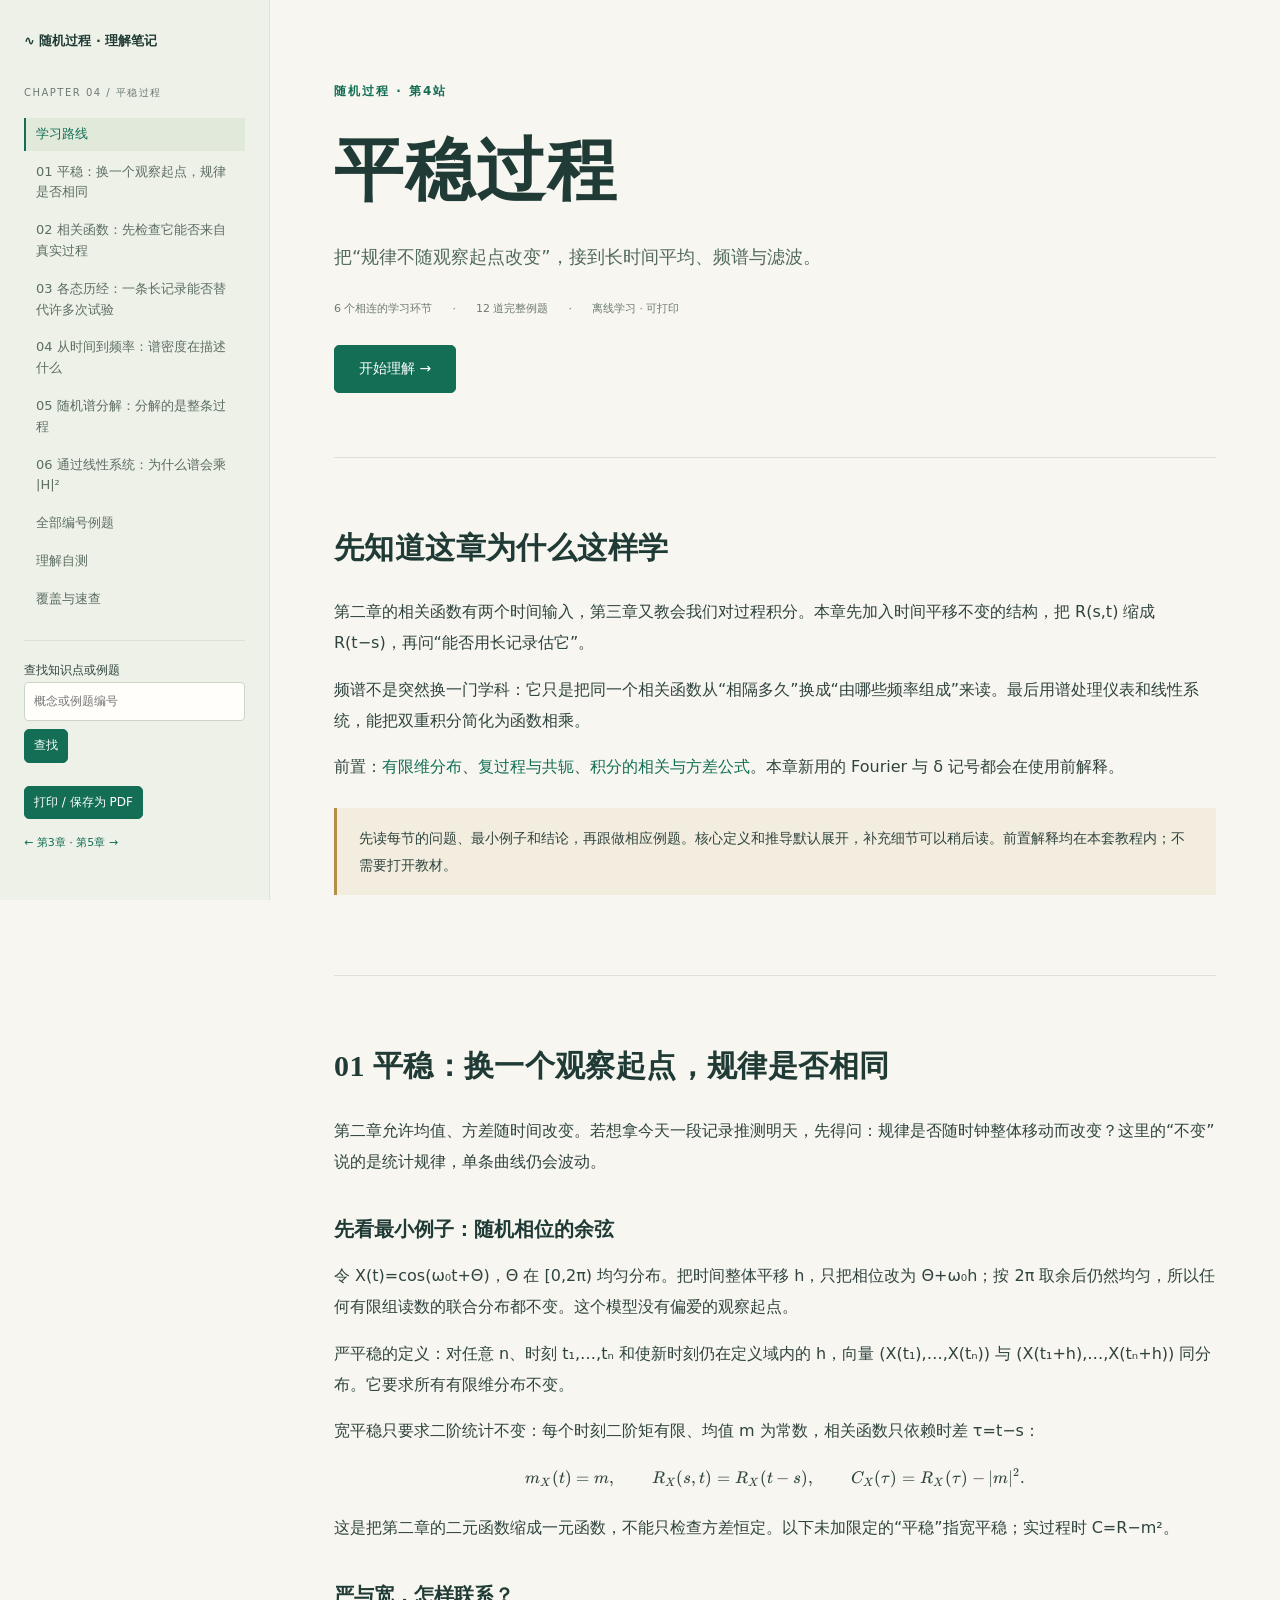
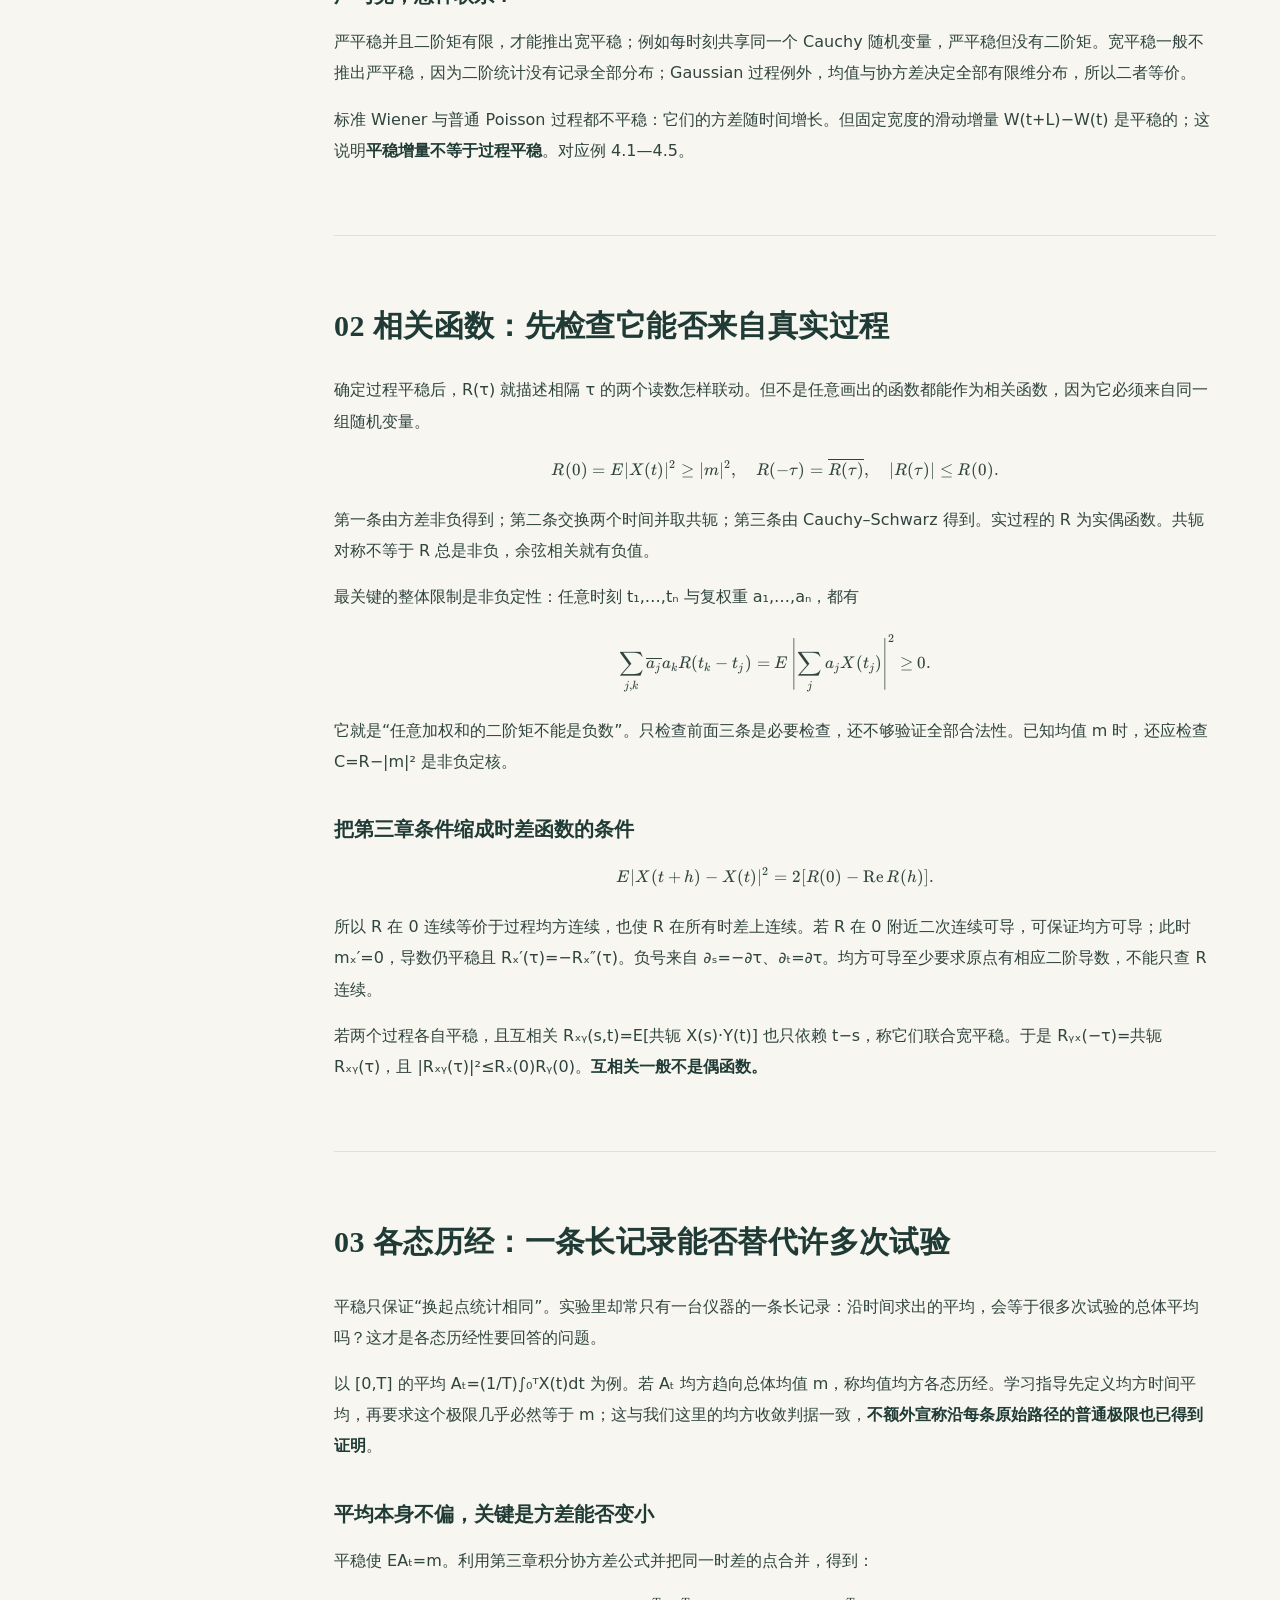
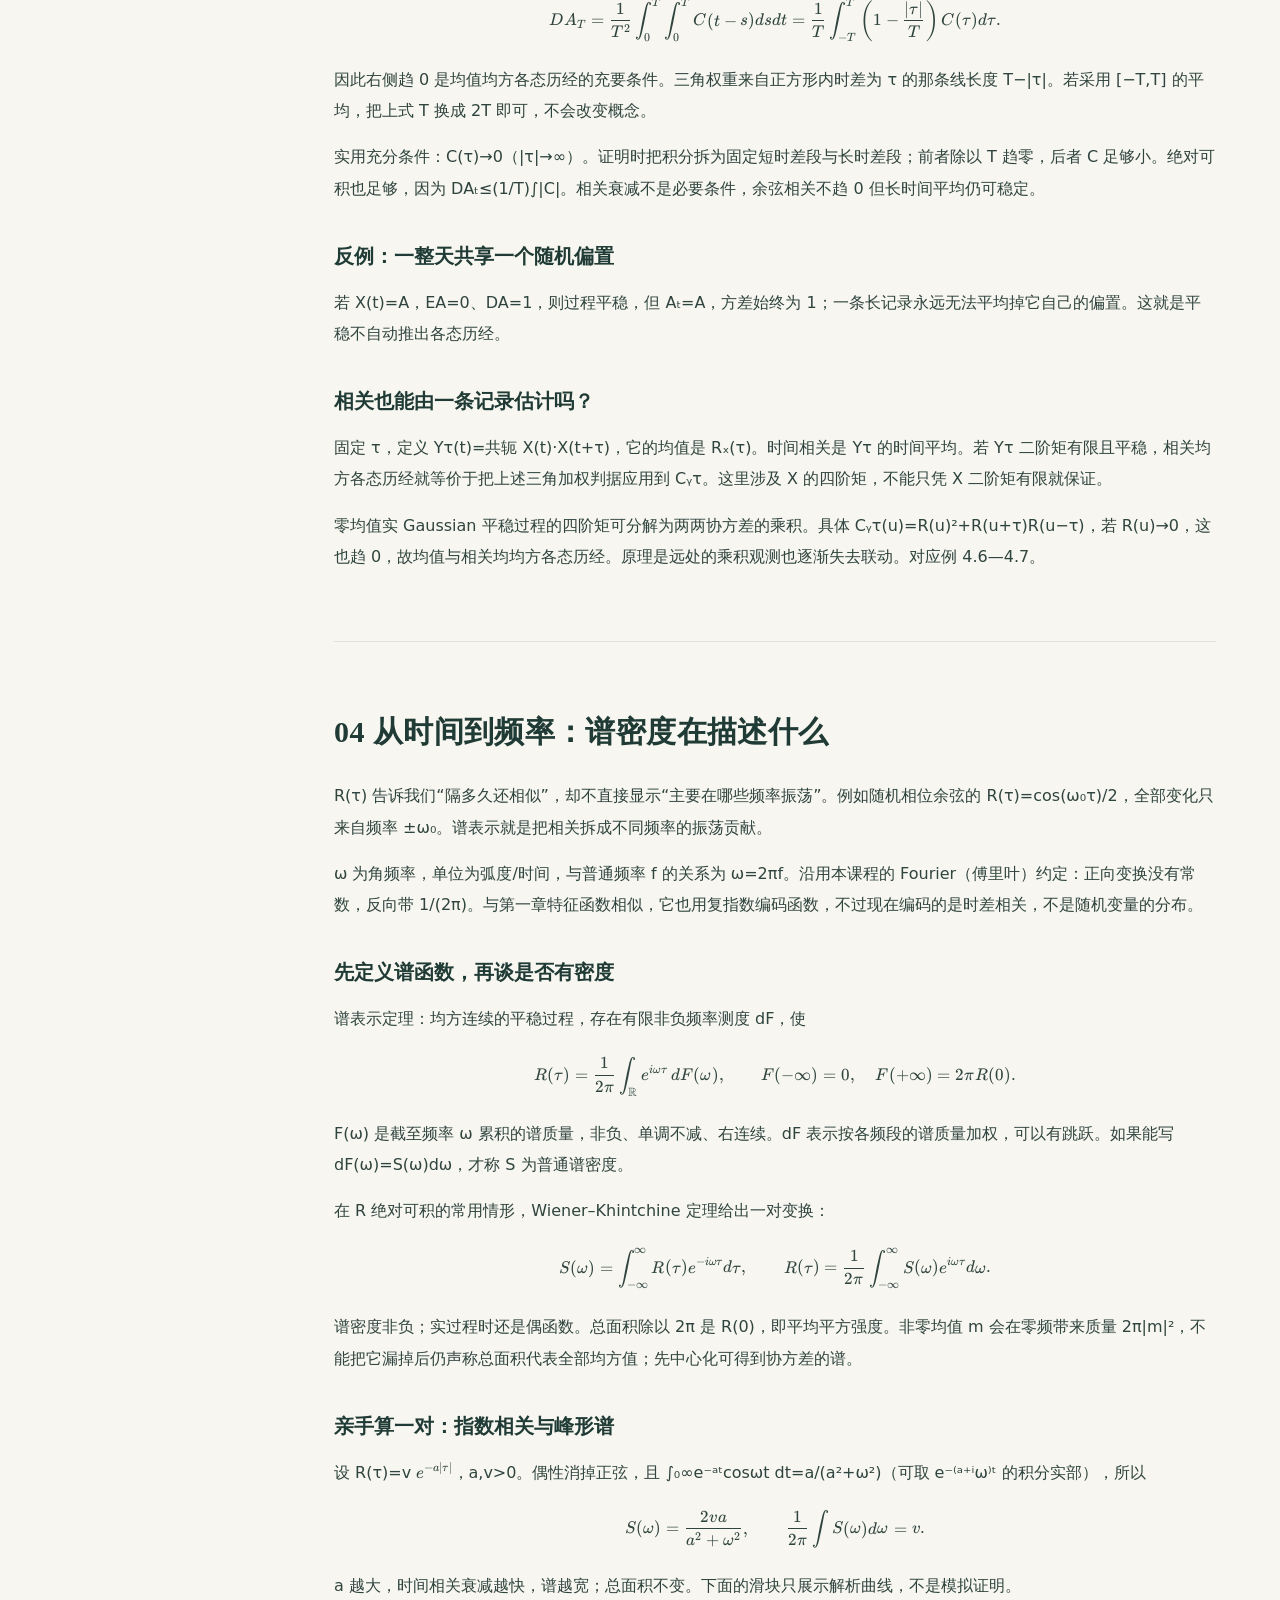
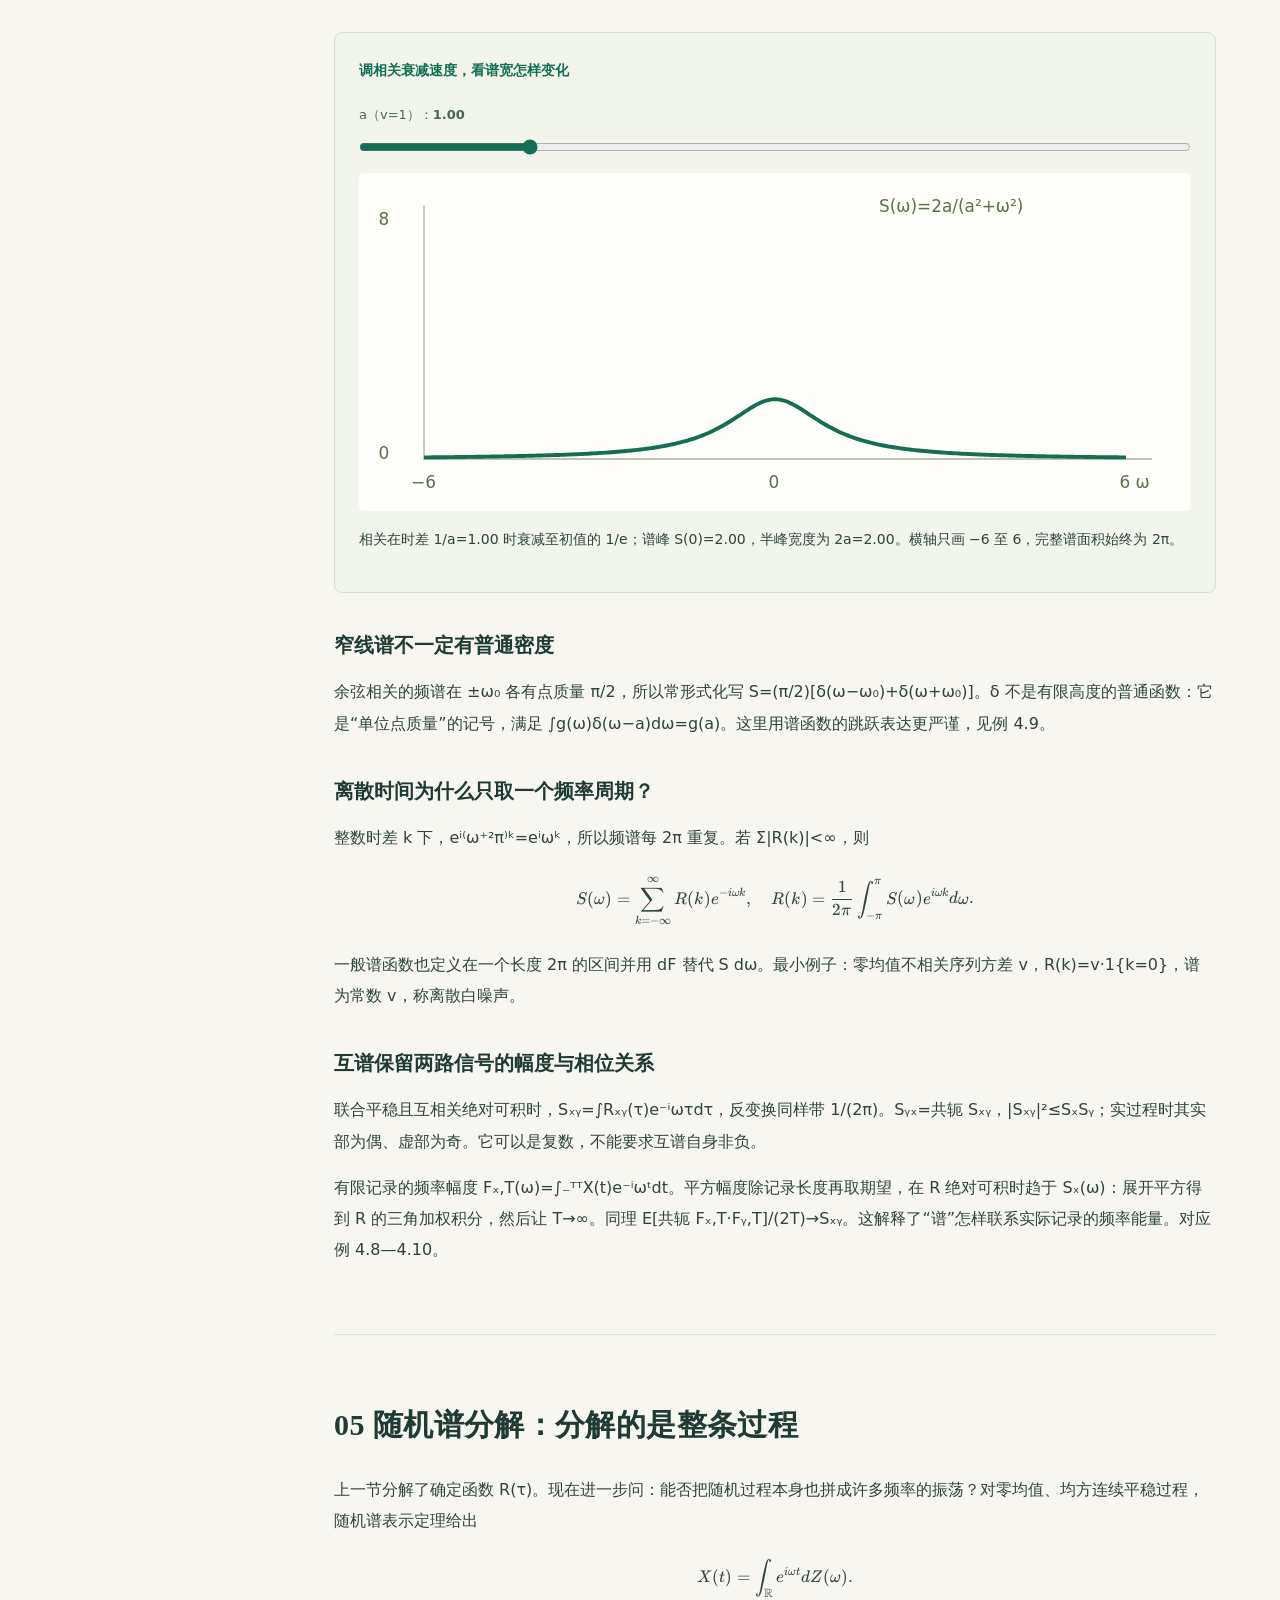
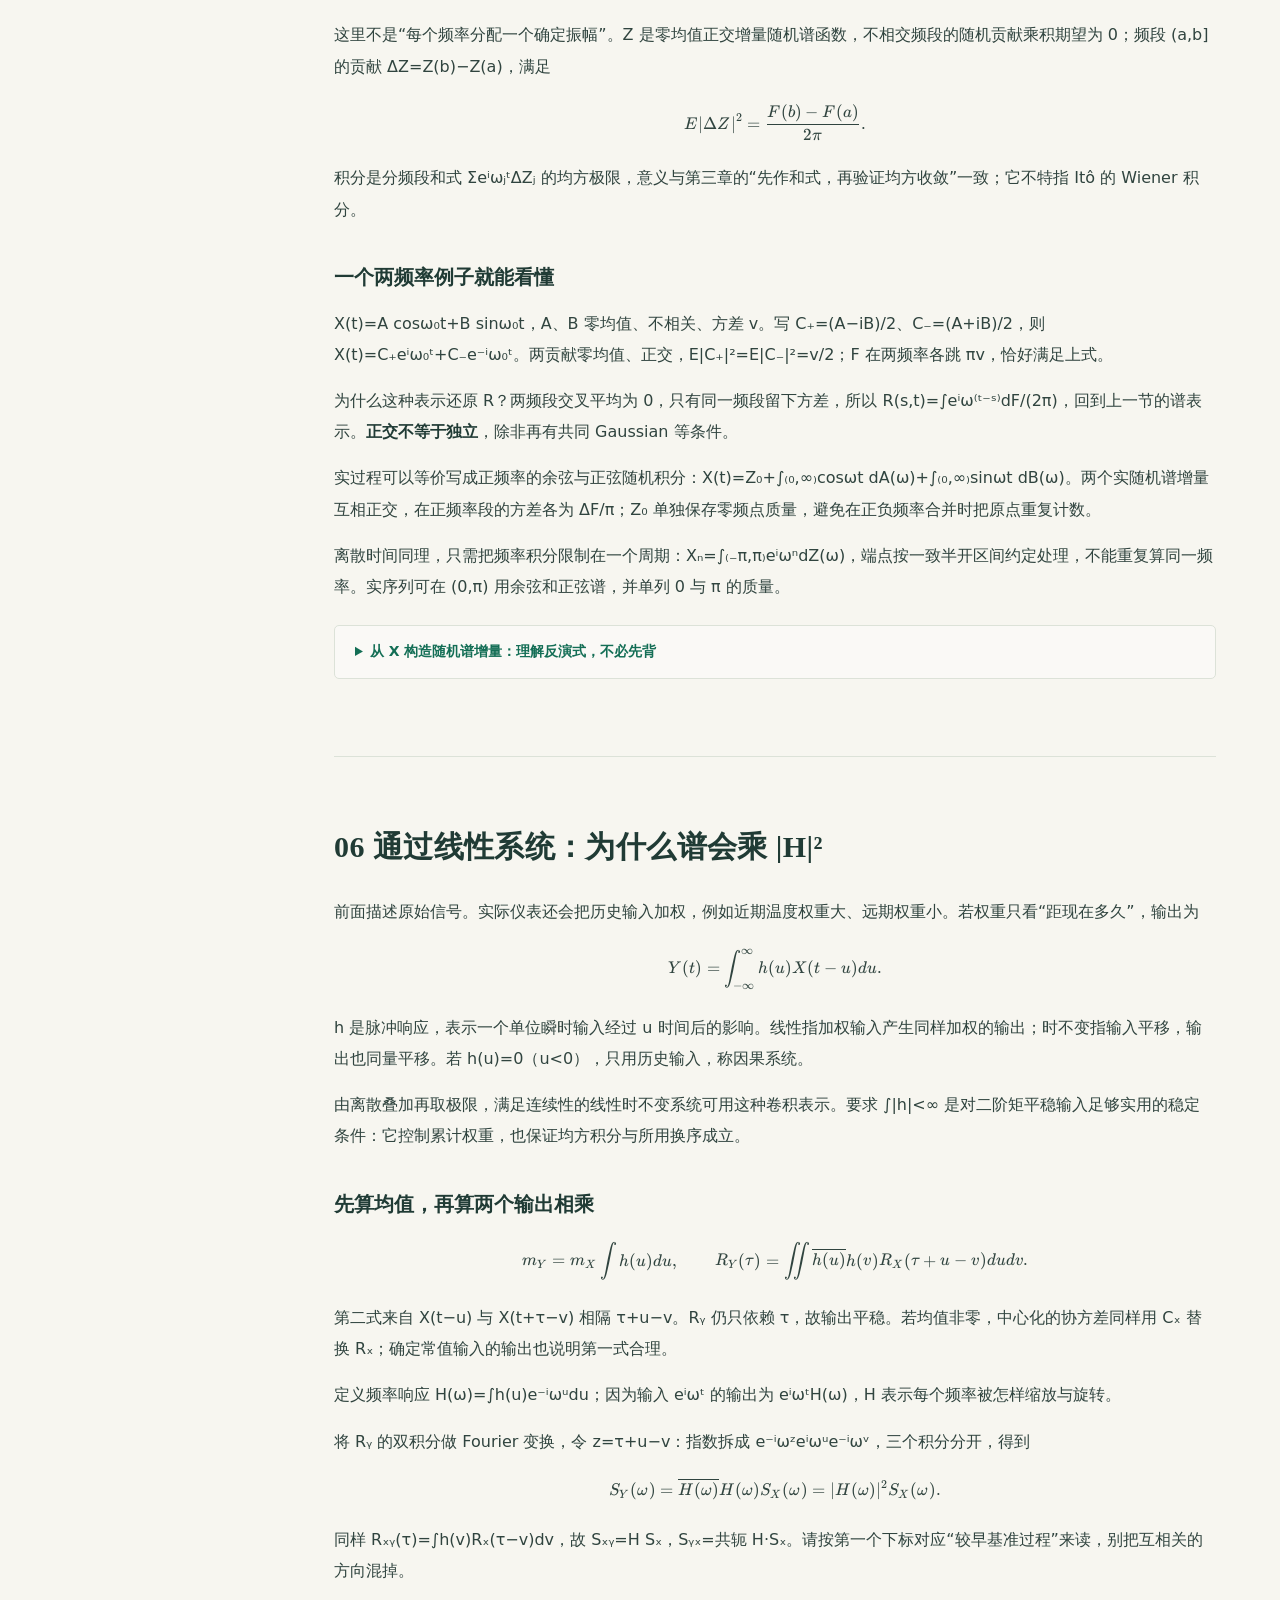
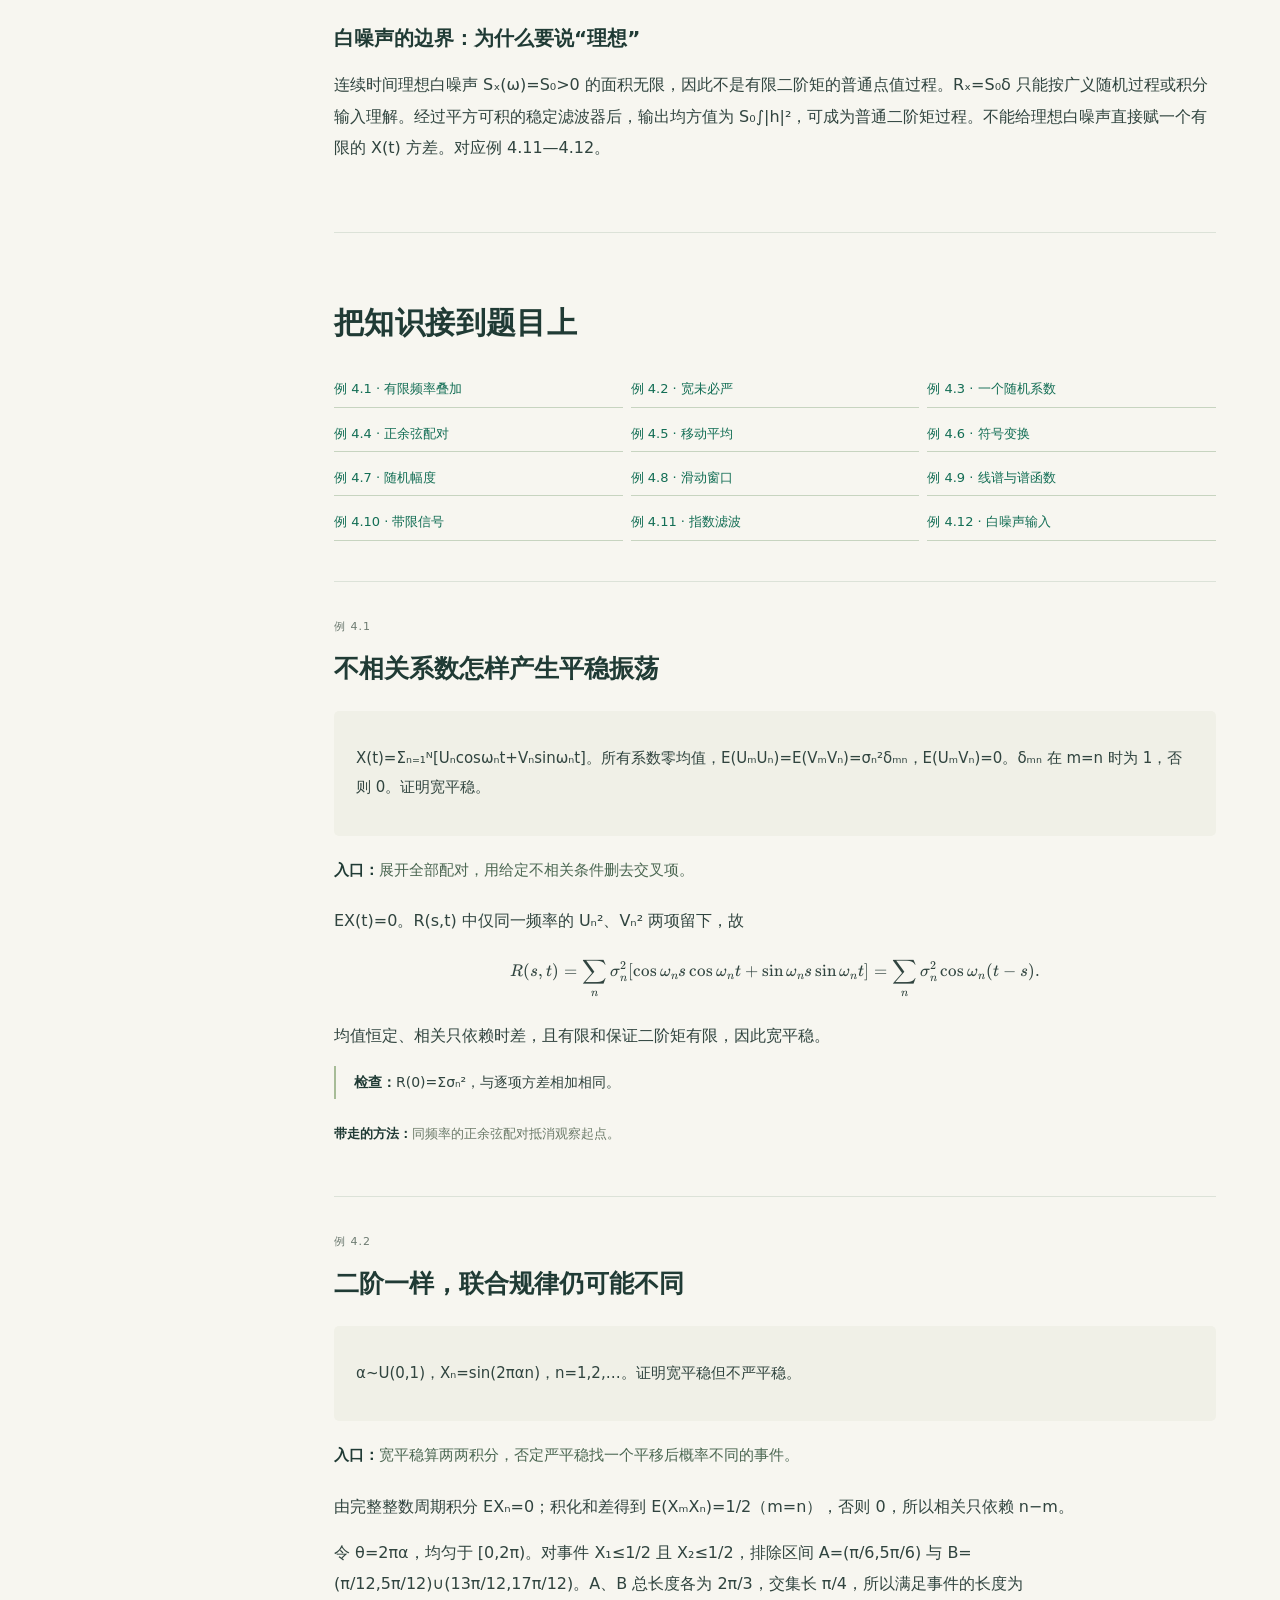
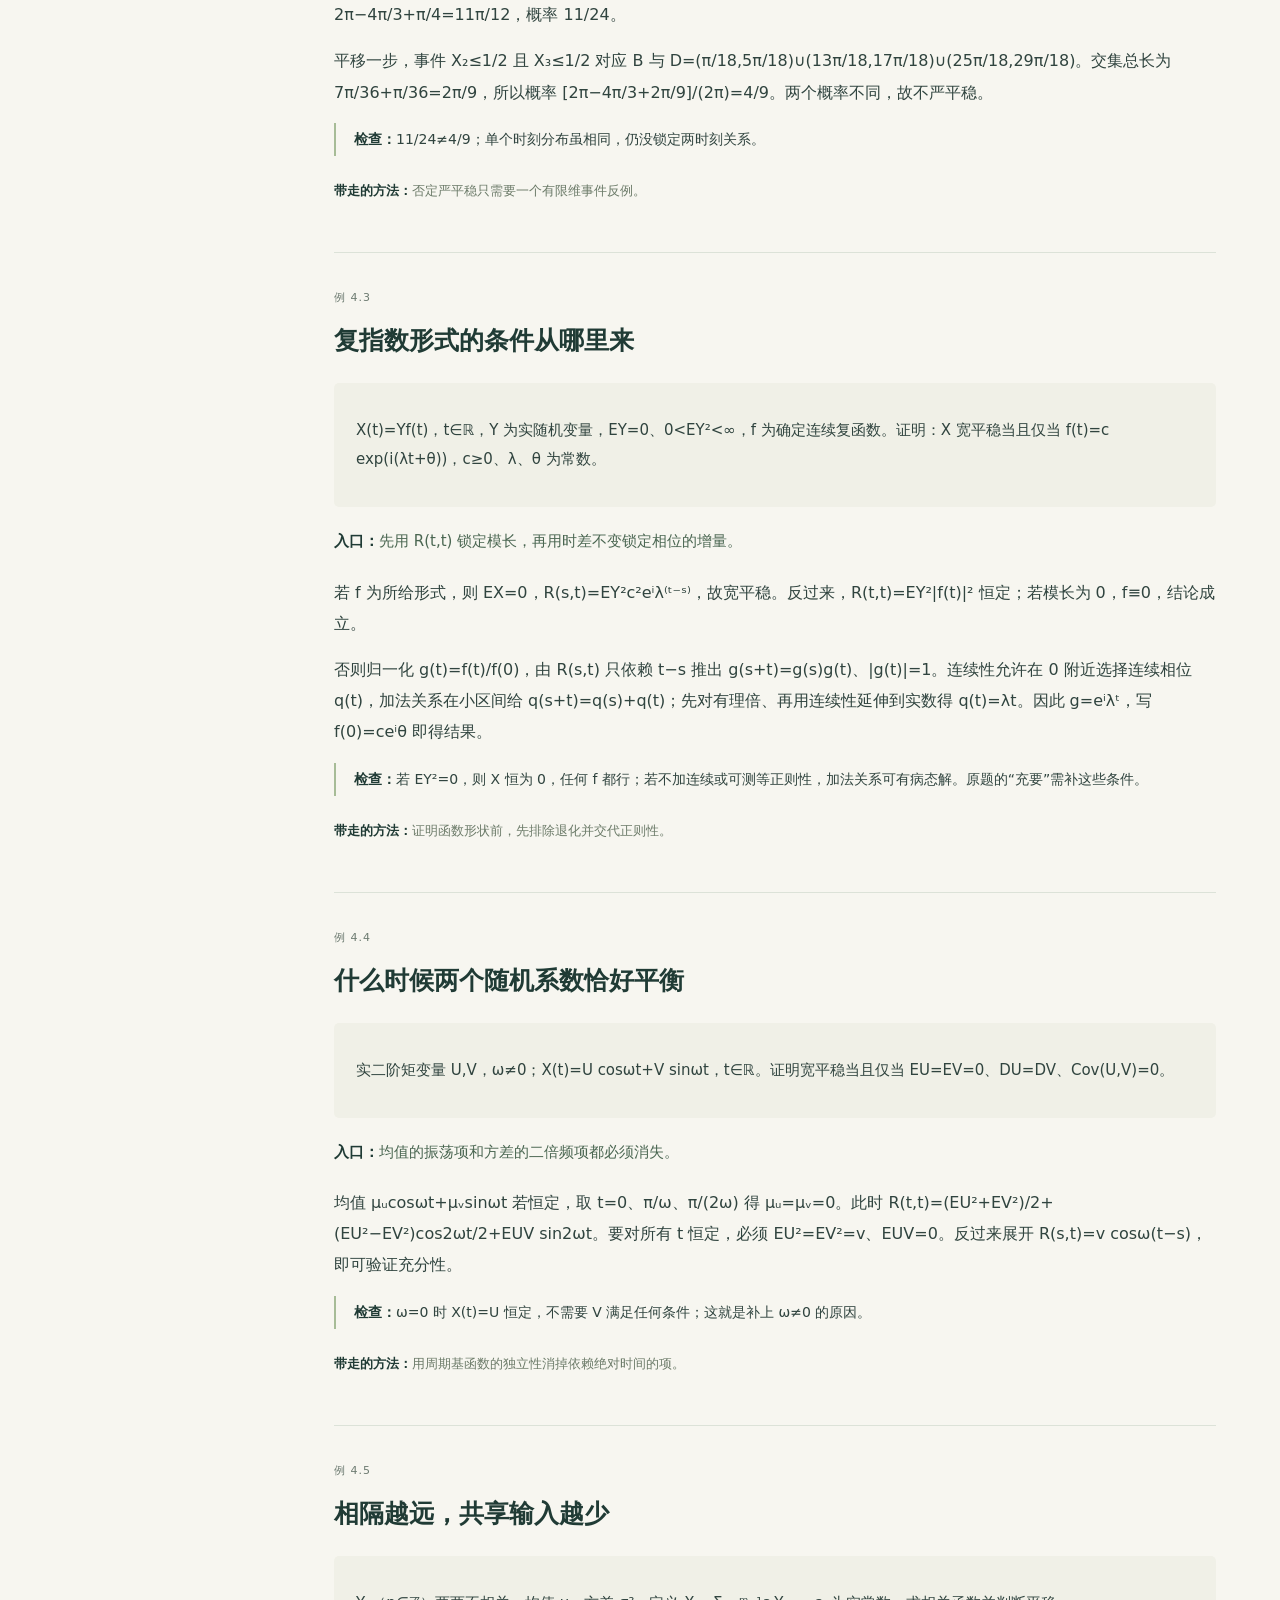
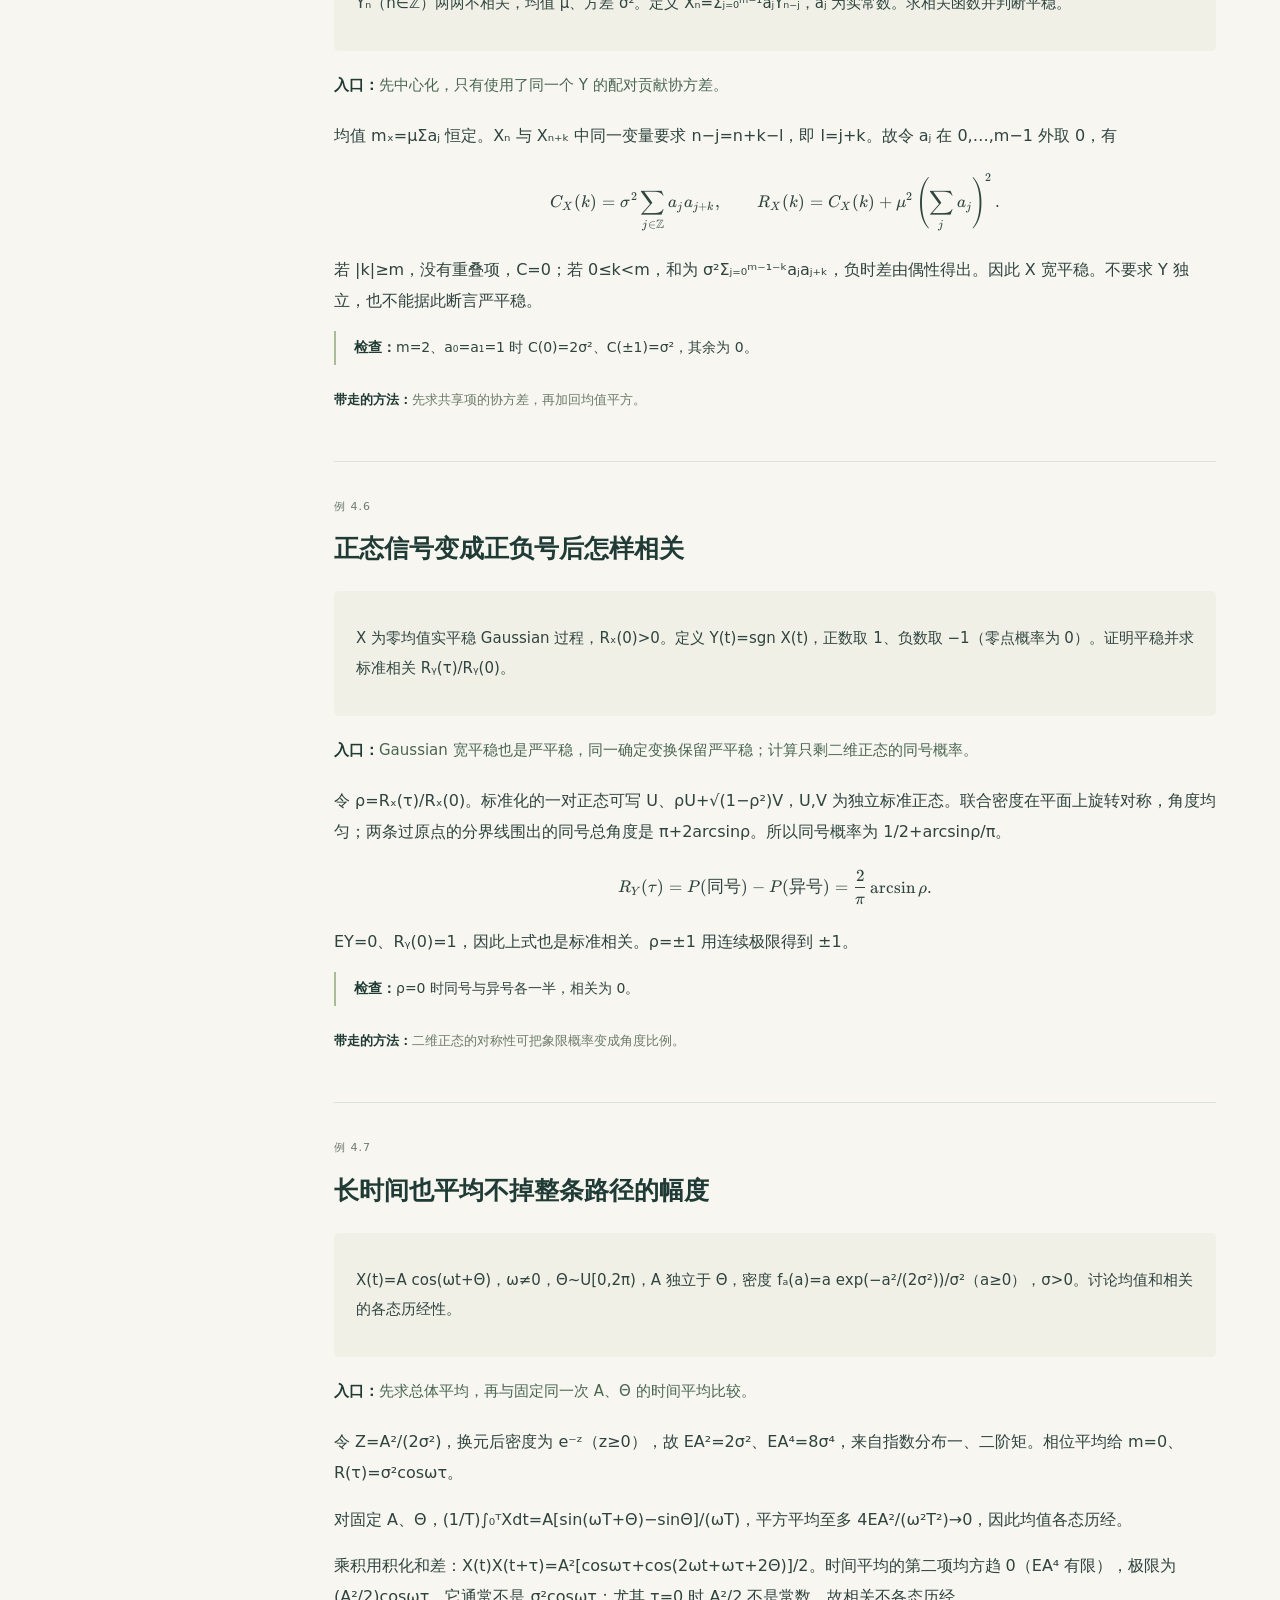
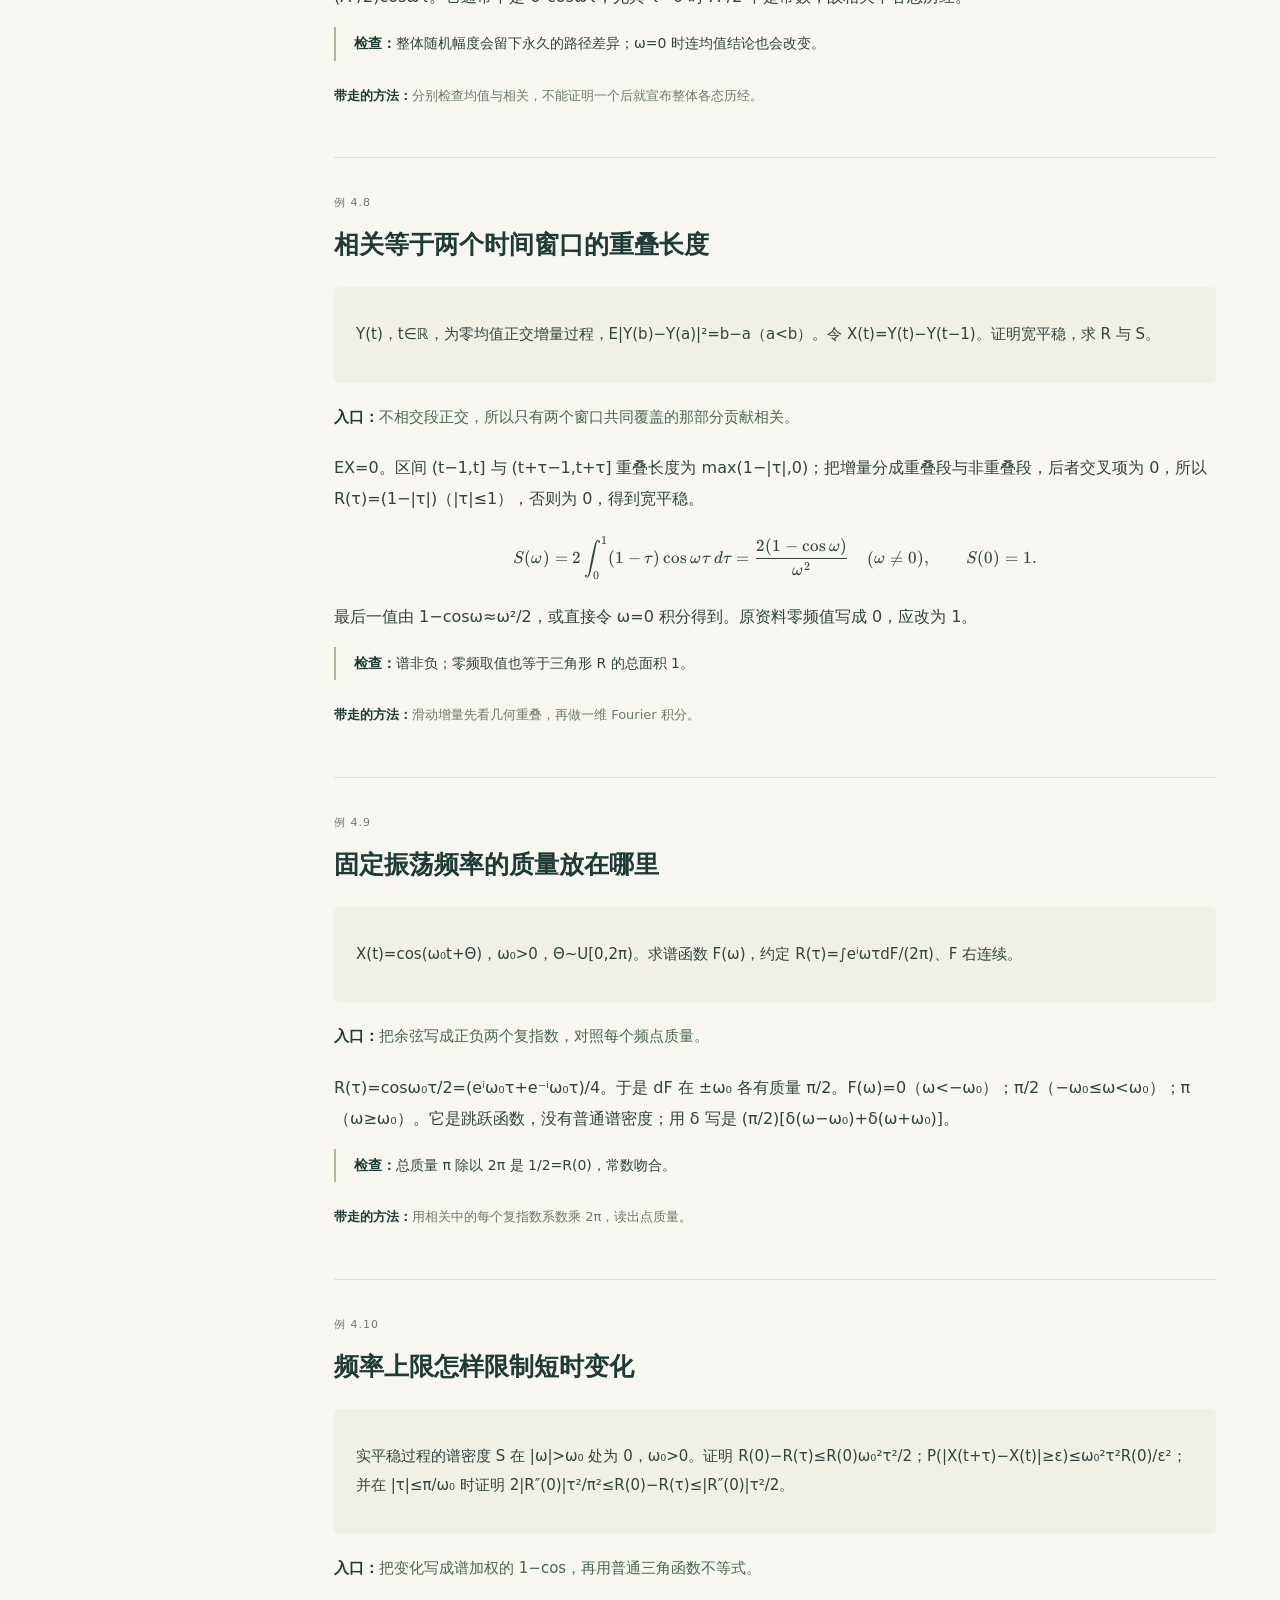
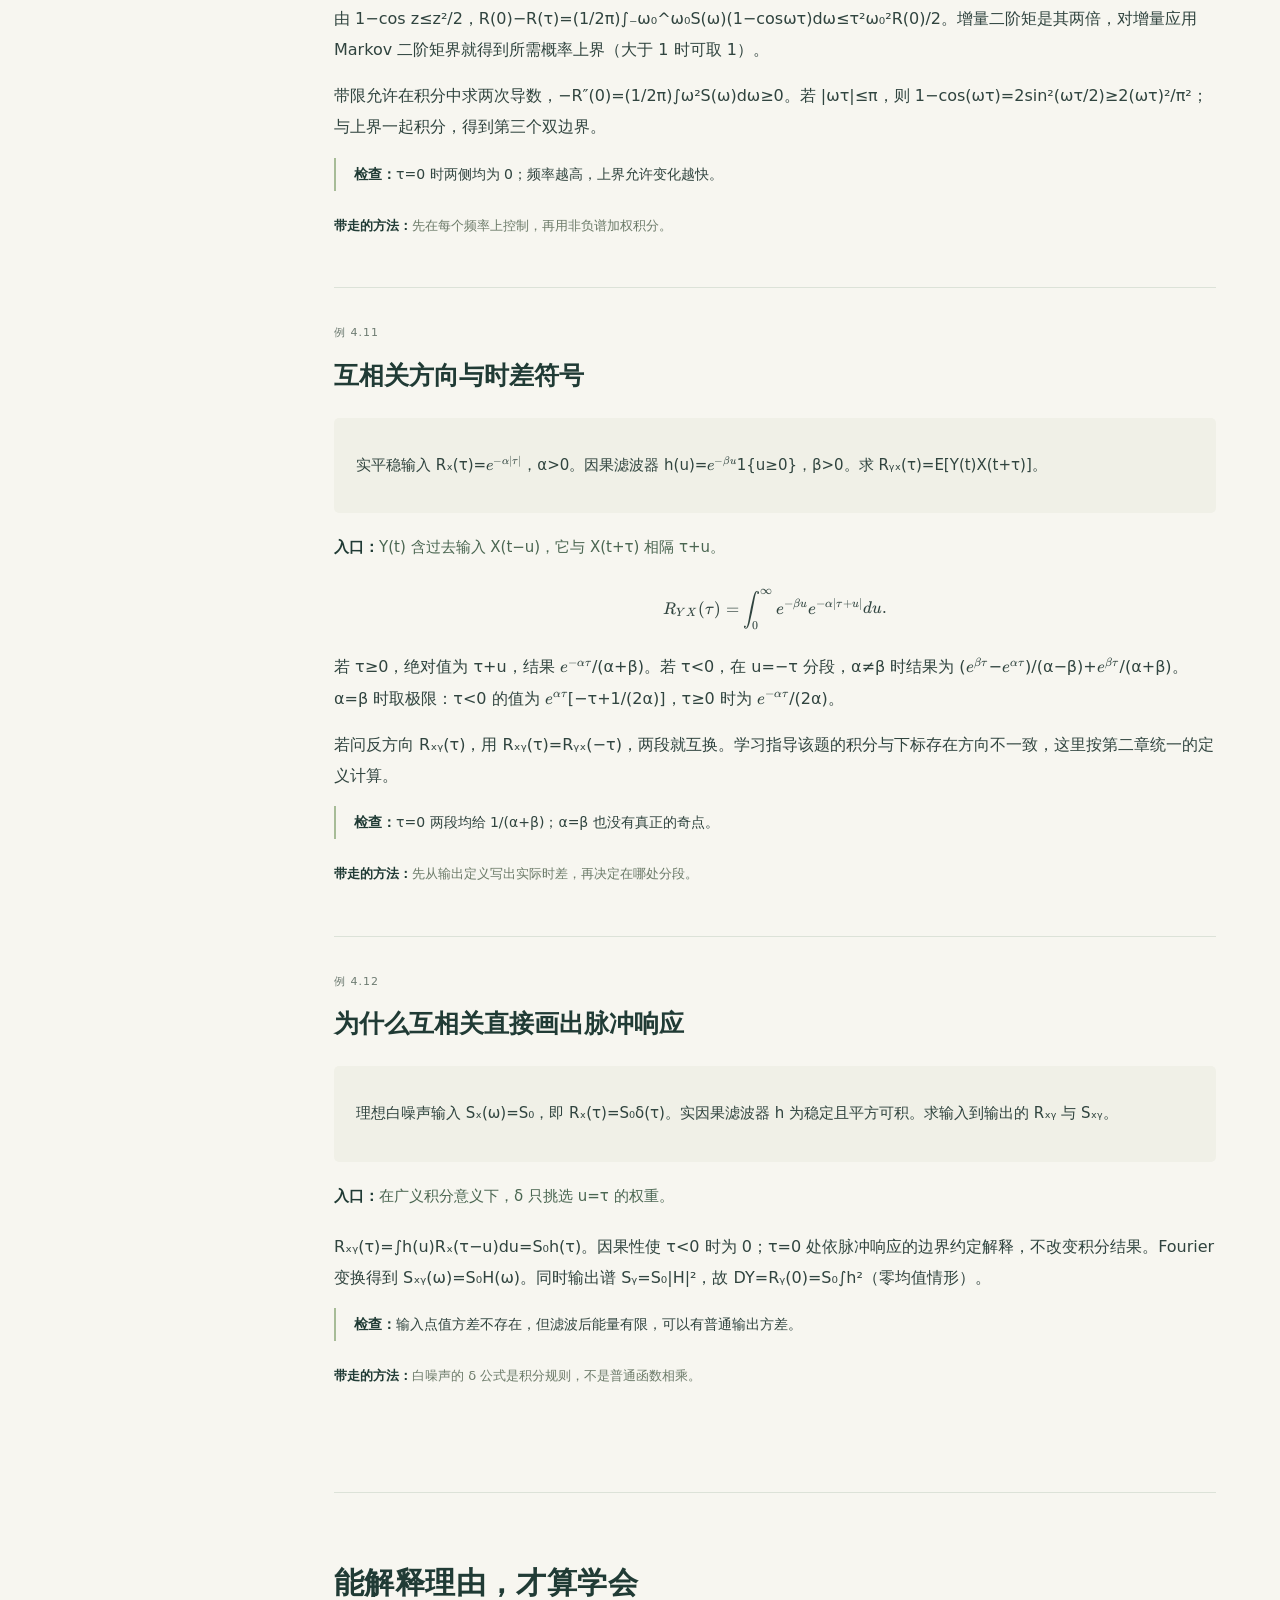
<file: chapter4/index.html>
<!doctype html><html lang="zh-CN"><head><meta charset="utf-8"><meta name="viewport" content="width=device-width,initial-scale=1"><title>第4章 · 平稳过程</title><link rel="stylesheet" href="../chapter2/assets/katex/katex.min.css"><link rel="stylesheet" href="../chapter2/style.css"><link rel="stylesheet" href="../shared.css"><script defer src="../chapter2/assets/katex/katex.min.js"></script><script defer src="../chapter2/assets/katex/contrib/auto-render.min.js"></script><script defer src="app.js"></script></head><body><div id="reading-progress" aria-hidden="true"></div><aside class="sidebar"><a class="brand" href="../index.html">∿ 随机过程 · 理解笔记</a><p class="side-label">CHAPTER 04 / 平稳过程</p><nav aria-label="章节目录"><a href="#start">学习路线</a><a href="#stationary">01 平稳：换一个观察起点，规律是否相同</a><a href="#correlation">02 相关函数：先检查它能否来自真实过程</a><a href="#ergodic">03 各态历经：一条长记录能否替代许多次试验</a><a href="#spectrum">04 从时间到频率：谱密度在描述什么</a><a href="#representation">05 随机谱分解：分解的是整条过程</a><a href="#filter">06 通过线性系统：为什么谱会乘 |H|²</a><a href="#examples">全部编号例题</a><a href="#review">理解自测</a><a href="#coverage">覆盖与速查</a></nav><div class="side-bottom"><label for="search">查找知识点或例题</label><input id="search" type="search" placeholder="概念或例题编号"><button id="search-button">查找</button><p id="search-status" role="status"></p><button id="print">打印 / 保存为 PDF</button><p><a href="../chapter3/index.html">← 第3章</a> · <a href="../chapter5/index.html">第5章 →</a></p></div></aside><main><header id="start" class="hero"><div class="eyebrow">随机过程 · 第4站</div><h1>平稳过程</h1><p class="lead">把“规律不随观察起点改变”，接到长时间平均、频谱与滤波。</p><div class="hero-meta"><span>6 个相连的学习环节</span><span>12 道完整例题</span><span>离线学习 · 可打印</span></div><a class="primary" href="#stationary">开始理解 →</a></header><section class="intro"><h2>先知道这章为什么这样学</h2><p>第二章的相关函数有两个时间输入，第三章又教会我们对过程积分。本章先加入时间平移不变的结构，把 R(s,t) 缩成 R(t−s)，再问“能否用长记录估它”。</p>
<p>频谱不是突然换一门学科：它只是把同一个相关函数从“相隔多久”换成“由哪些频率组成”来读。最后用谱处理仪表和线性系统，能把双重积分简化为函数相乘。</p>
<p>前置：<a href="../chapter2/index.html#finite">有限维分布</a>、<a href="../chapter2/index.html#complex">复过程与共轭</a>、<a href="../chapter3/index.html#integral">积分的相关与方差公式</a>。本章新用的 Fourier 与 δ 记号都会在使用前解释。</p><div class="note">先读每节的问题、最小例子和结论，再跟做相应例题。核心定义和推导默认展开，补充细节可以稍后读。前置解释均在本套教程内；不需要打开教材。</div></section><section id="stationary" class="lesson"><h2>01 平稳：换一个观察起点，规律是否相同</h2><p>第二章允许均值、方差随时间改变。若想拿今天一段记录推测明天，先得问：规律是否随时钟整体移动而改变？这里的“不变”说的是统计规律，单条曲线仍会波动。</p>
<h3>先看最小例子：随机相位的余弦</h3>
<p>令 X(t)=cos(ω₀t+Θ)，Θ 在 [0,2π) 均匀分布。把时间整体平移 h，只把相位改为 Θ+ω₀h；按 2π 取余后仍然均匀，所以任何有限组读数的联合分布都不变。这个模型没有偏爱的观察起点。</p>
<p>严平稳的定义：对任意 n、时刻 t₁,…,tₙ 和使新时刻仍在定义域内的 h，向量 (X(t₁),…,X(tₙ)) 与 (X(t₁+h),…,X(tₙ+h)) 同分布。它要求所有有限维分布不变。</p>
<p>宽平稳只要求二阶统计不变：每个时刻二阶矩有限、均值 m 为常数，相关函数只依赖时差 τ=t−s：</p>
\[m_X(t)=m,\qquad R_X(s,t)=R_X(t-s),\qquad C_X(\tau)=R_X(\tau)-|m|^2.\]
<p>这是把第二章的二元函数缩成一元函数，不能只检查方差恒定。以下未加限定的“平稳”指宽平稳；实过程时 C=R−m²。</p>
<h3>严与宽，怎样联系？</h3>
<p>严平稳并且二阶矩有限，才能推出宽平稳；例如每时刻共享同一个 Cauchy 随机变量，严平稳但没有二阶矩。宽平稳一般不推出严平稳，因为二阶统计没有记录全部分布；Gaussian 过程例外，均值与协方差决定全部有限维分布，所以二者等价。</p>
<p>标准 Wiener 与普通 Poisson 过程都不平稳：它们的方差随时间增长。但固定宽度的滑动增量 W(t+L)−W(t) 是平稳的；这说明<strong>平稳增量不等于过程平稳</strong>。对应例 4.1—4.5。</p></section><section id="correlation" class="lesson"><h2>02 相关函数：先检查它能否来自真实过程</h2><p>确定过程平稳后，R(τ) 就描述相隔 τ 的两个读数怎样联动。但不是任意画出的函数都能作为相关函数，因为它必须来自同一组随机变量。</p>
\[R(0)=E|X(t)|^2\ge |m|^2,\quad R(-\tau)=\overline{R(\tau)},\quad |R(\tau)|\le R(0).\]
<p>第一条由方差非负得到；第二条交换两个时间并取共轭；第三条由 Cauchy–Schwarz 得到。实过程的 R 为实偶函数。共轭对称不等于 R 总是非负，余弦相关就有负值。</p>
<p>最关键的整体限制是非负定性：任意时刻 t₁,…,tₙ 与复权重 a₁,…,aₙ，都有</p>
\[\sum_{j,k}\overline{a_j}a_kR(t_k-t_j)=E\left|\sum_ja_jX(t_j)\right|^2\ge0.\]
<p>它就是“任意加权和的二阶矩不能是负数”。只检查前面三条是必要检查，还不够验证全部合法性。已知均值 m 时，还应检查 C=R−|m|² 是非负定核。</p>
<h3>把第三章条件缩成时差函数的条件</h3>
\[E|X(t+h)-X(t)|^2=2[R(0)-\operatorname{Re}R(h)].\]
<p>所以 R 在 0 连续等价于过程均方连续，也使 R 在所有时差上连续。若 R 在 0 附近二次连续可导，可保证均方可导；此时 mₓ′=0，导数仍平稳且 Rₓ′(τ)=−Rₓ″(τ)。负号来自 ∂ₛ=−∂τ、∂ₜ=∂τ。均方可导至少要求原点有相应二阶导数，不能只查 R 连续。</p>
<p>若两个过程各自平稳，且互相关 Rₓᵧ(s,t)=E[共轭 X(s)·Y(t)] 也只依赖 t−s，称它们联合宽平稳。于是 Rᵧₓ(−τ)=共轭 Rₓᵧ(τ)，且 |Rₓᵧ(τ)|²≤Rₓ(0)Rᵧ(0)。<strong>互相关一般不是偶函数。</strong></p></section><section id="ergodic" class="lesson"><h2>03 各态历经：一条长记录能否替代许多次试验</h2><p>平稳只保证“换起点统计相同”。实验里却常只有一台仪器的一条长记录：沿时间求出的平均，会等于很多次试验的总体平均吗？这才是各态历经性要回答的问题。</p>
<p>以 [0,T] 的平均 Aₜ=(1/T)∫₀ᵀX(t)dt 为例。若 Aₜ 均方趋向总体均值 m，称均值均方各态历经。学习指导先定义均方时间平均，再要求这个极限几乎必然等于 m；这与我们这里的均方收敛判据一致，<strong>不额外宣称沿每条原始路径的普通极限也已得到证明</strong>。</p>
<h3>平均本身不偏，关键是方差能否变小</h3>
<p>平稳使 EAₜ=m。利用第三章积分协方差公式并把同一时差的点合并，得到：</p>
\[D A_T=\frac1{T^2}\int_0^T\int_0^TC(t-s)dsdt=\frac1T\int_{-T}^T\left(1-\frac{|\tau|}T\right)C(\tau)d\tau.\]
<p>因此右侧趋 0 是均值均方各态历经的充要条件。三角权重来自正方形内时差为 τ 的那条线长度 T−|τ|。若采用 [−T,T] 的平均，把上式 T 换成 2T 即可，不会改变概念。</p>
<p>实用充分条件：C(τ)→0（|τ|→∞）。证明时把积分拆为固定短时差段与长时差段；前者除以 T 趋零，后者 C 足够小。绝对可积也足够，因为 DAₜ≤(1/T)∫|C|。相关衰减不是必要条件，余弦相关不趋 0 但长时间平均仍可稳定。</p>
<h3>反例：一整天共享一个随机偏置</h3>
<p>若 X(t)=A，EA=0、DA=1，则过程平稳，但 Aₜ=A，方差始终为 1；一条长记录永远无法平均掉它自己的偏置。这就是平稳不自动推出各态历经。</p>
<h3>相关也能由一条记录估计吗？</h3>
<p>固定 τ，定义 Yτ(t)=共轭 X(t)·X(t+τ)，它的均值是 Rₓ(τ)。时间相关是 Yτ 的时间平均。若 Yτ 二阶矩有限且平稳，相关均方各态历经就等价于把上述三角加权判据应用到 Cᵧτ。这里涉及 X 的四阶矩，不能只凭 X 二阶矩有限就保证。</p>
<p>零均值实 Gaussian 平稳过程的四阶矩可分解为两两协方差的乘积。具体 Cᵧτ(u)=R(u)²+R(u+τ)R(u−τ)，若 R(u)→0，这也趋 0，故均值与相关均均方各态历经。原理是远处的乘积观测也逐渐失去联动。对应例 4.6—4.7。</p></section><section id="spectrum" class="lesson"><h2>04 从时间到频率：谱密度在描述什么</h2><p>R(τ) 告诉我们“隔多久还相似”，却不直接显示“主要在哪些频率振荡”。例如随机相位余弦的 R(τ)=cos(ω₀τ)/2，全部变化只来自频率 ±ω₀。谱表示就是把相关拆成不同频率的振荡贡献。</p>
<p>ω 为角频率，单位为弧度/时间，与普通频率 f 的关系为 ω=2πf。沿用本课程的 Fourier（傅里叶）约定：正向变换没有常数，反向带 1/(2π)。与第一章特征函数相似，它也用复指数编码函数，不过现在编码的是时差相关，不是随机变量的分布。</p>
<h3>先定义谱函数，再谈是否有密度</h3>
<p>谱表示定理：均方连续的平稳过程，存在有限非负频率测度 dF，使</p>
\[R(\tau)=\frac1{2\pi}\int_{\mathbb R}e^{i\omega\tau}\,dF(\omega),\qquad F(-\infty)=0,\quad F(+\infty)=2\pi R(0).\]
<p>F(ω) 是截至频率 ω 累积的谱质量，非负、单调不减、右连续。dF 表示按各频段的谱质量加权，可以有跳跃。如果能写 dF(ω)=S(ω)dω，才称 S 为普通谱密度。</p>
<p>在 R 绝对可积的常用情形，Wiener–Khintchine 定理给出一对变换：</p>
\[S(\omega)=\int_{-\infty}^{\infty}R(\tau)e^{-i\omega\tau}d\tau,\qquad R(\tau)=\frac1{2\pi}\int_{-\infty}^{\infty}S(\omega)e^{i\omega\tau}d\omega.\]
<p>谱密度非负；实过程时还是偶函数。总面积除以 2π 是 R(0)，即平均平方强度。非零均值 m 会在零频带来质量 2π|m|²，不能把它漏掉后仍声称总面积代表全部均方值；先中心化可得到协方差的谱。</p>
<h3>亲手算一对：指数相关与峰形谱</h3>
<p>设 R(τ)=v \(e^{-a|\tau|}\)，a,v&gt;0。偶性消掉正弦，且 ∫₀∞e⁻ᵃᵗcosωt dt=a/(a²+ω²)（可取 e⁻⁽ᵃ⁺ⁱω⁾ᵗ 的积分实部），所以</p>
\[S(\omega)=\frac{2va}{a^2+\omega^2},\qquad\frac1{2\pi}\int S(\omega)d\omega=v.\]
<p>a 越大，时间相关衰减越快，谱越宽；总面积不变。下面的滑块只展示解析曲线，不是模拟证明。</p>
<div class="demo"><div class="demo-title">调相关衰减速度，看谱宽怎样变化</div><label for="spectral-a">a（v=1）：<output id="spectral-value"></output></label><input id="spectral-a" type="range" min="0.25" max="4" step="0.25" value="1"><svg id="spectral-svg" viewBox="0 0 640 260" role="img" aria-label="横轴角频率负6至6，纵轴谱密度0至8"></svg><p id="spectral-result" aria-live="polite"></p></div>
<h3>窄线谱不一定有普通密度</h3>
<p>余弦相关的频谱在 ±ω₀ 各有点质量 π/2，所以常形式化写 S=(π/2)[δ(ω−ω₀)+δ(ω+ω₀)]。δ 不是有限高度的普通函数：它是“单位点质量”的记号，满足 ∫g(ω)δ(ω−a)dω=g(a)。这里用谱函数的跳跃表达更严谨，见例 4.9。</p>
<h3>离散时间为什么只取一个频率周期？</h3>
<p>整数时差 k 下，eⁱ⁽ω⁺²π⁾ᵏ=eⁱωᵏ，所以频谱每 2π 重复。若 Σ|R(k)|&lt;∞，则</p>
\[S(\omega)=\sum_{k=-\infty}^{\infty}R(k)e^{-i\omega k},\quad R(k)=\frac1{2\pi}\int_{-\pi}^{\pi}S(\omega)e^{i\omega k}d\omega.\]
<p>一般谱函数也定义在一个长度 2π 的区间并用 dF 替代 S dω。最小例子：零均值不相关序列方差 v，R(k)=v·1{k=0}，谱为常数 v，称离散白噪声。</p>
<h3>互谱保留两路信号的幅度与相位关系</h3>
<p>联合平稳且互相关绝对可积时，Sₓᵧ=∫Rₓᵧ(τ)e⁻ⁱωτdτ，反变换同样带 1/(2π)。Sᵧₓ=共轭 Sₓᵧ，|Sₓᵧ|²≤SₓSᵧ；实过程时其实部为偶、虚部为奇。它可以是复数，不能要求互谱自身非负。</p>
<p>有限记录的频率幅度 Fₓ,T(ω)=∫₋ᵀᵀX(t)e⁻ⁱωᵗdt。平方幅度除记录长度再取期望，在 R 绝对可积时趋于 Sₓ(ω)：展开平方得到 R 的三角加权积分，然后让 T→∞。同理 E[共轭 Fₓ,T·Fᵧ,T]/(2T)→Sₓᵧ。这解释了“谱”怎样联系实际记录的频率能量。对应例 4.8—4.10。</p></section><section id="representation" class="lesson"><h2>05 随机谱分解：分解的是整条过程</h2><p>上一节分解了确定函数 R(τ)。现在进一步问：能否把随机过程本身也拼成许多频率的振荡？对零均值、均方连续平稳过程，随机谱表示定理给出</p>
\[X(t)=\int_{\mathbb R}e^{i\omega t}dZ(\omega).\]
<p>这里不是“每个频率分配一个确定振幅”。Z 是零均值正交增量随机谱函数，不相交频段的随机贡献乘积期望为 0；频段 (a,b] 的贡献 ΔZ=Z(b)−Z(a)，满足</p>
\[E|\Delta Z|^2=\frac{F(b)-F(a)}{2\pi}.\]
<p>积分是分频段和式 ΣeⁱωⱼᵗΔZⱼ 的均方极限，意义与第三章的“先作和式，再验证均方收敛”一致；它不特指 Itô 的 Wiener 积分。</p>
<h3>一个两频率例子就能看懂</h3>
<p>X(t)=A cosω₀t+B sinω₀t，A、B 零均值、不相关、方差 v。写 C₊=(A−iB)/2、C₋=(A+iB)/2，则 X(t)=C₊eⁱω₀ᵗ+C₋e⁻ⁱω₀ᵗ。两贡献零均值、正交，E|C₊|²=E|C₋|²=v/2；F 在两频率各跳 πv，恰好满足上式。</p>
<p>为什么这种表示还原 R？两频段交叉平均为 0，只有同一频段留下方差，所以 R(s,t)=∫eⁱω⁽ᵗ⁻ˢ⁾dF/(2π)，回到上一节的谱表示。<strong>正交不等于独立</strong>，除非再有共同 Gaussian 等条件。</p>
<p>实过程可以等价写成正频率的余弦与正弦随机积分：X(t)=Z₀+∫₍₀,∞₎cosωt dA(ω)+∫₍₀,∞₎sinωt dB(ω)。两个实随机谱增量互相正交，在正频率段的方差各为 ΔF/π；Z₀ 单独保存零频点质量，避免在正负频率合并时把原点重复计数。</p>
<p>离散时间同理，只需把频率积分限制在一个周期：Xₙ=∫₍₋π,π₎eⁱωⁿdZ(ω)，端点按一致半开区间约定处理，不能重复算同一频率。实序列可在 (0,π) 用余弦和正弦谱，并单列 0 与 π 的质量。</p>
<details><summary>从 X 构造随机谱增量：理解反演式，不必先背</summary><p>在频谱没有原子点的端点 a,b，\(Z(b)-Z(a)=L^2\!\text{-}\!\lim_{T\to\infty}\frac1{2\pi}\int_{-T}^T X(t)\frac{e^{-iat}-e^{-ibt}}{it}dt\)，t=0 处用连续极限 b−a。核来自 \(\int_a^be^{-i\omega t}d\omega\)；它挑出这一频段。端点有原子时需采用半质量反演或移动端点取单侧极限，不能无条件套式。离散序列把时间积分换成求和；n=0 的系数是 (b−a)/(2π)，其余系数是 (e⁻ⁱᵃⁿ−e⁻ⁱᵇⁿ)/(2πin)。这些都是 Fourier 反演在均方空间中的形式。</p></details></section><section id="filter" class="lesson"><h2>06 通过线性系统：为什么谱会乘 |H|²</h2><p>前面描述原始信号。实际仪表还会把历史输入加权，例如近期温度权重大、远期权重小。若权重只看“距现在多久”，输出为</p>
\[Y(t)=\int_{-\infty}^{\infty}h(u)X(t-u)du.\]
<p>h 是脉冲响应，表示一个单位瞬时输入经过 u 时间后的影响。线性指加权输入产生同样加权的输出；时不变指输入平移，输出也同量平移。若 h(u)=0（u&lt;0），只用历史输入，称因果系统。</p>
<p>由离散叠加再取极限，满足连续性的线性时不变系统可用这种卷积表示。要求 ∫|h|&lt;∞ 是对二阶矩平稳输入足够实用的稳定条件：它控制累计权重，也保证均方积分与所用换序成立。</p>
<h3>先算均值，再算两个输出相乘</h3>
\[m_Y=m_X\int h(u)du,\qquad R_Y(\tau)=\iint\overline{h(u)}h(v)R_X(\tau+u-v)dudv.\]
<p>第二式来自 X(t−u) 与 X(t+τ−v) 相隔 τ+u−v。Rᵧ 仍只依赖 τ，故输出平稳。若均值非零，中心化的协方差同样用 Cₓ 替换 Rₓ；确定常值输入的输出也说明第一式合理。</p>
<p>定义频率响应 H(ω)=∫h(u)e⁻ⁱωᵘdu；因为输入 eⁱωᵗ 的输出为 eⁱωᵗH(ω)，H 表示每个频率被怎样缩放与旋转。</p>
<p>将 Rᵧ 的双积分做 Fourier 变换，令 z=τ+u−v：指数拆成 e⁻ⁱωᶻeⁱωᵘe⁻ⁱωᵛ，三个积分分开，得到</p>
\[S_Y(\omega)=\overline{H(\omega)}H(\omega)S_X(\omega)=|H(\omega)|^2S_X(\omega).\]
<p>同样 Rₓᵧ(τ)=∫h(v)Rₓ(τ−v)dv，故 Sₓᵧ=H Sₓ，Sᵧₓ=共轭 H·Sₓ。请按第一个下标对应“较早基准过程”来读，别把互相关的方向混掉。</p>
<h3>白噪声的边界：为什么要说“理想”</h3>
<p>连续时间理想白噪声 Sₓ(ω)=S₀&gt;0 的面积无限，因此不是有限二阶矩的普通点值过程。Rₓ=S₀δ 只能按广义随机过程或积分输入理解。经过平方可积的稳定滤波器后，输出均方值为 S₀∫|h|²，可成为普通二阶矩过程。不能给理想白噪声直接赋一个有限的 X(t) 方差。对应例 4.11—4.12。</p></section><section id="examples" class="examples"><h2>把知识接到题目上</h2><div class="example-index"><a href="#ex1">例 4.1 · 有限频率叠加</a><a href="#ex2">例 4.2 · 宽未必严</a><a href="#ex3">例 4.3 · 一个随机系数</a><a href="#ex4">例 4.4 · 正余弦配对</a><a href="#ex5">例 4.5 · 移动平均</a><a href="#ex6">例 4.6 · 符号变换</a><a href="#ex7">例 4.7 · 随机幅度</a><a href="#ex8">例 4.8 · 滑动窗口</a><a href="#ex9">例 4.9 · 线谱与谱函数</a><a href="#ex10">例 4.10 · 带限信号</a><a href="#ex11">例 4.11 · 指数滤波</a><a href="#ex12">例 4.12 · 白噪声输入</a></div><article id="ex1" class="example"><div class="example-kicker">例 4.1</div><h3>不相关系数怎样产生平稳振荡</h3><div class="problem"><p>X(t)=Σₙ₌₁ᴺ[Uₙcosωₙt+Vₙsinωₙt]。所有系数零均值，E(UₘUₙ)=E(VₘVₙ)=σₙ²δₘₙ，E(UₘVₙ)=0。δₘₙ 在 m=n 时为 1，否则 0。证明宽平稳。</p></div><p class="entry"><b>入口：</b>展开全部配对，用给定不相关条件删去交叉项。</p><p>EX(t)=0。R(s,t) 中仅同一频率的 Uₙ²、Vₙ² 两项留下，故</p>
\[R(s,t)=\sum_n\sigma_n^2[\cos\omega_ns\cos\omega_nt+\sin\omega_ns\sin\omega_nt]=\sum_n\sigma_n^2\cos\omega_n(t-s).\]
<p>均值恒定、相关只依赖时差，且有限和保证二阶矩有限，因此宽平稳。</p><p class="check"><b>检查：</b>R(0)=Σσₙ²，与逐项方差相加相同。</p><p class="method"><b>带走的方法：</b>同频率的正余弦配对抵消观察起点。</p></article><article id="ex2" class="example"><div class="example-kicker">例 4.2</div><h3>二阶一样，联合规律仍可能不同</h3><div class="problem"><p>α~U(0,1)，Xₙ=sin(2παn)，n=1,2,…。证明宽平稳但不严平稳。</p></div><p class="entry"><b>入口：</b>宽平稳算两两积分，否定严平稳找一个平移后概率不同的事件。</p><p>由完整整数周期积分 EXₙ=0；积化和差得到 E(XₘXₙ)=1/2（m=n），否则 0，所以相关只依赖 n−m。</p>
<p>令 θ=2πα，均匀于 [0,2π)。对事件 X₁≤1/2 且 X₂≤1/2，排除区间 A=(π/6,5π/6) 与 B=(π/12,5π/12)∪(13π/12,17π/12)。A、B 总长度各为 2π/3，交集长 π/4，所以满足事件的长度为 2π−4π/3+π/4=11π/12，概率 11/24。</p>
<p>平移一步，事件 X₂≤1/2 且 X₃≤1/2 对应 B 与 D=(π/18,5π/18)∪(13π/18,17π/18)∪(25π/18,29π/18)。交集总长为 7π/36+π/36=2π/9，所以概率 [2π−4π/3+2π/9]/(2π)=4/9。两个概率不同，故不严平稳。</p><p class="check"><b>检查：</b>11/24≠4/9；单个时刻分布虽相同，仍没锁定两时刻关系。</p><p class="method"><b>带走的方法：</b>否定严平稳只需要一个有限维事件反例。</p></article><article id="ex3" class="example"><div class="example-kicker">例 4.3</div><h3>复指数形式的条件从哪里来</h3><div class="problem"><p>X(t)=Yf(t)，t∈ℝ，Y 为实随机变量，EY=0、0&lt;EY²&lt;∞，f 为确定连续复函数。证明：X 宽平稳当且仅当 f(t)=c exp(i(λt+θ))，c≥0、λ、θ 为常数。</p></div><p class="entry"><b>入口：</b>先用 R(t,t) 锁定模长，再用时差不变锁定相位的增量。</p><p>若 f 为所给形式，则 EX=0，R(s,t)=EY²c²eⁱλ⁽ᵗ⁻ˢ⁾，故宽平稳。反过来，R(t,t)=EY²|f(t)|² 恒定；若模长为 0，f≡0，结论成立。</p>
<p>否则归一化 g(t)=f(t)/f(0)，由 R(s,t) 只依赖 t−s 推出 g(s+t)=g(s)g(t)、|g(t)|=1。连续性允许在 0 附近选择连续相位 q(t)，加法关系在小区间给 q(s+t)=q(s)+q(t)；先对有理倍、再用连续性延伸到实数得 q(t)=λt。因此 g=eⁱλᵗ，写 f(0)=ceⁱθ 即得结果。</p><p class="check"><b>检查：</b>若 EY²=0，则 X 恒为 0，任何 f 都行；若不加连续或可测等正则性，加法关系可有病态解。原题的“充要”需补这些条件。</p><p class="method"><b>带走的方法：</b>证明函数形状前，先排除退化并交代正则性。</p></article><article id="ex4" class="example"><div class="example-kicker">例 4.4</div><h3>什么时候两个随机系数恰好平衡</h3><div class="problem"><p>实二阶矩变量 U,V，ω≠0；X(t)=U cosωt+V sinωt，t∈ℝ。证明宽平稳当且仅当 EU=EV=0、DU=DV、Cov(U,V)=0。</p></div><p class="entry"><b>入口：</b>均值的振荡项和方差的二倍频项都必须消失。</p><p>均值 μᵤcosωt+μᵥsinωt 若恒定，取 t=0、π/ω、π/(2ω) 得 μᵤ=μᵥ=0。此时 R(t,t)=(EU²+EV²)/2+(EU²−EV²)cos2ωt/2+EUV sin2ωt。要对所有 t 恒定，必须 EU²=EV²=v、EUV=0。反过来展开 R(s,t)=v cosω(t−s)，即可验证充分性。</p><p class="check"><b>检查：</b>ω=0 时 X(t)=U 恒定，不需要 V 满足任何条件；这就是补上 ω≠0 的原因。</p><p class="method"><b>带走的方法：</b>用周期基函数的独立性消掉依赖绝对时间的项。</p></article><article id="ex5" class="example"><div class="example-kicker">例 4.5</div><h3>相隔越远，共享输入越少</h3><div class="problem"><p>Yₙ（n∈ℤ）两两不相关，均值 μ、方差 σ²。定义 Xₙ=Σⱼ₌₀ᵐ⁻¹aⱼYₙ₋ⱼ，aⱼ 为实常数。求相关函数并判断平稳。</p></div><p class="entry"><b>入口：</b>先中心化，只有使用了同一个 Y 的配对贡献协方差。</p><p>均值 mₓ=μΣaⱼ 恒定。Xₙ 与 Xₙ₊ₖ 中同一变量要求 n−j=n+k−l，即 l=j+k。故令 aⱼ 在 0,…,m−1 外取 0，有</p>
\[C_X(k)=\sigma^2\sum_{j\in\mathbb Z}a_ja_{j+k},\qquad R_X(k)=C_X(k)+\mu^2\left(\sum_ja_j\right)^2.\]
<p>若 |k|≥m，没有重叠项，C=0；若 0≤k&lt;m，和为 σ²Σⱼ₌₀ᵐ⁻¹⁻ᵏaⱼaⱼ₊ₖ，负时差由偶性得出。因此 X 宽平稳。不要求 Y 独立，也不能据此断言严平稳。</p><p class="check"><b>检查：</b>m=2、a₀=a₁=1 时 C(0)=2σ²、C(±1)=σ²，其余为 0。</p><p class="method"><b>带走的方法：</b>先求共享项的协方差，再加回均值平方。</p></article><article id="ex6" class="example"><div class="example-kicker">例 4.6</div><h3>正态信号变成正负号后怎样相关</h3><div class="problem"><p>X 为零均值实平稳 Gaussian 过程，Rₓ(0)&gt;0。定义 Y(t)=sgn X(t)，正数取 1、负数取 −1（零点概率为 0）。证明平稳并求标准相关 Rᵧ(τ)/Rᵧ(0)。</p></div><p class="entry"><b>入口：</b>Gaussian 宽平稳也是严平稳，同一确定变换保留严平稳；计算只剩二维正态的同号概率。</p><p>令 ρ=Rₓ(τ)/Rₓ(0)。标准化的一对正态可写 U、ρU+√(1−ρ²)V，U,V 为独立标准正态。联合密度在平面上旋转对称，角度均匀；两条过原点的分界线围出的同号总角度是 π+2arcsinρ。所以同号概率为 1/2+arcsinρ/π。</p>
\[R_Y(\tau)=P(\text{同号})-P(\text{异号})=\frac2\pi\arcsin\rho.\]
<p>EY=0、Rᵧ(0)=1，因此上式也是标准相关。ρ=±1 用连续极限得到 ±1。</p><p class="check"><b>检查：</b>ρ=0 时同号与异号各一半，相关为 0。</p><p class="method"><b>带走的方法：</b>二维正态的对称性可把象限概率变成角度比例。</p></article><article id="ex7" class="example"><div class="example-kicker">例 4.7</div><h3>长时间也平均不掉整条路径的幅度</h3><div class="problem"><p>X(t)=A cos(ωt+Θ)，ω≠0，Θ~U[0,2π)，A 独立于 Θ，密度 fₐ(a)=a exp(−a²/(2σ²))/σ²（a≥0），σ&gt;0。讨论均值和相关的各态历经性。</p></div><p class="entry"><b>入口：</b>先求总体平均，再与固定同一次 A、Θ 的时间平均比较。</p><p>令 Z=A²/(2σ²)，换元后密度为 e⁻ᶻ（z≥0），故 EA²=2σ²、EA⁴=8σ⁴，来自指数分布一、二阶矩。相位平均给 m=0、R(τ)=σ²cosωτ。</p>
<p>对固定 A、Θ，(1/T)∫₀ᵀXdt=A[sin(ωT+Θ)−sinΘ]/(ωT)，平方平均至多 4EA²/(ω²T²)→0，因此均值各态历经。</p>
<p>乘积用积化和差：X(t)X(t+τ)=A²[cosωτ+cos(2ωt+ωτ+2Θ)]/2。时间平均的第二项均方趋 0（EA⁴ 有限），极限为 (A²/2)cosωτ。它通常不是 σ²cosωτ；尤其 τ=0 时 A²/2 不是常数，故相关不各态历经。</p><p class="check"><b>检查：</b>整体随机幅度会留下永久的路径差异；ω=0 时连均值结论也会改变。</p><p class="method"><b>带走的方法：</b>分别检查均值与相关，不能证明一个后就宣布整体各态历经。</p></article><article id="ex8" class="example"><div class="example-kicker">例 4.8</div><h3>相关等于两个时间窗口的重叠长度</h3><div class="problem"><p>Y(t)，t∈ℝ，为零均值正交增量过程，E|Y(b)−Y(a)|²=b−a（a&lt;b）。令 X(t)=Y(t)−Y(t−1)。证明宽平稳，求 R 与 S。</p></div><p class="entry"><b>入口：</b>不相交段正交，所以只有两个窗口共同覆盖的那部分贡献相关。</p><p>EX=0。区间 (t−1,t] 与 (t+τ−1,t+τ] 重叠长度为 max(1−|τ|,0)；把增量分成重叠段与非重叠段，后者交叉项为 0，所以 R(τ)=(1−|τ|)（|τ|≤1），否则为 0，得到宽平稳。</p>
\[S(\omega)=2\int_0^1(1-\tau)\cos\omega\tau\,d\tau=\frac{2(1-\cos\omega)}{\omega^2}\quad(\omega\ne0),\qquad S(0)=1.\]
<p>最后一值由 1−cosω≈ω²/2，或直接令 ω=0 积分得到。原资料零频值写成 0，应改为 1。</p><p class="check"><b>检查：</b>谱非负；零频取值也等于三角形 R 的总面积 1。</p><p class="method"><b>带走的方法：</b>滑动增量先看几何重叠，再做一维 Fourier 积分。</p></article><article id="ex9" class="example"><div class="example-kicker">例 4.9</div><h3>固定振荡频率的质量放在哪里</h3><div class="problem"><p>X(t)=cos(ω₀t+Θ)，ω₀&gt;0，Θ~U[0,2π)。求谱函数 F(ω)，约定 R(τ)=∫eⁱωτdF/(2π)、F 右连续。</p></div><p class="entry"><b>入口：</b>把余弦写成正负两个复指数，对照每个频点质量。</p><p>R(τ)=cosω₀τ/2=(eⁱω₀τ+e⁻ⁱω₀τ)/4。于是 dF 在 ±ω₀ 各有质量 π/2。F(ω)=0（ω&lt;−ω₀）；π/2（−ω₀≤ω&lt;ω₀）；π（ω≥ω₀）。它是跳跃函数，没有普通谱密度；用 δ 写是 (π/2)[δ(ω−ω₀)+δ(ω+ω₀)]。</p><p class="check"><b>检查：</b>总质量 π 除以 2π 是 1/2=R(0)，常数吻合。</p><p class="method"><b>带走的方法：</b>用相关中的每个复指数系数乘 2π，读出点质量。</p></article><article id="ex10" class="example"><div class="example-kicker">例 4.10</div><h3>频率上限怎样限制短时变化</h3><div class="problem"><p>实平稳过程的谱密度 S 在 |ω|&gt;ω₀ 处为 0，ω₀&gt;0。证明 R(0)−R(τ)≤R(0)ω₀²τ²/2；P(|X(t+τ)−X(t)|≥ε)≤ω₀²τ²R(0)/ε²；并在 |τ|≤π/ω₀ 时证明 2|R″(0)|τ²/π²≤R(0)−R(τ)≤|R″(0)|τ²/2。</p></div><p class="entry"><b>入口：</b>把变化写成谱加权的 1−cos，再用普通三角函数不等式。</p><p>由 1−cos z≤z²/2，R(0)−R(τ)=(1/2π)∫₋ω₀^ω₀S(ω)(1−cosωτ)dω≤τ²ω₀²R(0)/2。增量二阶矩是其两倍，对增量应用 Markov 二阶矩界就得到所需概率上界（大于 1 时可取 1）。</p>
<p>带限允许在积分中求两次导数，−R″(0)=(1/2π)∫ω²S(ω)dω≥0。若 |ωτ|≤π，则 1−cos(ωτ)=2sin²(ωτ/2)≥2(ωτ)²/π²；与上界一起积分，得到第三个双边界。</p><p class="check"><b>检查：</b>τ=0 时两侧均为 0；频率越高，上界允许变化越快。</p><p class="method"><b>带走的方法：</b>先在每个频率上控制，再用非负谱加权积分。</p></article><article id="ex11" class="example"><div class="example-kicker">例 4.11</div><h3>互相关方向与时差符号</h3><div class="problem"><p>实平稳输入 Rₓ(τ)=\(e^{-\alpha|\tau|}\)，α&gt;0。因果滤波器 h(u)=\(e^{-\beta u}\)1{u≥0}，β&gt;0。求 Rᵧₓ(τ)=E[Y(t)X(t+τ)]。</p></div><p class="entry"><b>入口：</b>Y(t) 含过去输入 X(t−u)，它与 X(t+τ) 相隔 τ+u。</p>\[R_{YX}(\tau)=\int_0^\infty e^{-\beta u}e^{-\alpha|\tau+u|}du.\]
<p>若 τ≥0，绝对值为 τ+u，结果 \(e^{-\alpha\tau}\)/(α+β)。若 τ&lt;0，在 u=−τ 分段，α≠β 时结果为 (\(e^{\beta\tau}\)−\(e^{\alpha\tau}\))/(α−β)+\(e^{\beta\tau}\)/(α+β)。α=β 时取极限：τ&lt;0 的值为 \(e^{\alpha\tau}\)[−τ+1/(2α)]，τ≥0 时为 \(e^{-\alpha\tau}\)/(2α)。</p>
<p>若问反方向 Rₓᵧ(τ)，用 Rₓᵧ(τ)=Rᵧₓ(−τ)，两段就互换。学习指导该题的积分与下标存在方向不一致，这里按第二章统一的定义计算。</p><p class="check"><b>检查：</b>τ=0 两段均给 1/(α+β)；α=β 也没有真正的奇点。</p><p class="method"><b>带走的方法：</b>先从输出定义写出实际时差，再决定在哪处分段。</p></article><article id="ex12" class="example"><div class="example-kicker">例 4.12</div><h3>为什么互相关直接画出脉冲响应</h3><div class="problem"><p>理想白噪声输入 Sₓ(ω)=S₀，即 Rₓ(τ)=S₀δ(τ)。实因果滤波器 h 为稳定且平方可积。求输入到输出的 Rₓᵧ 与 Sₓᵧ。</p></div><p class="entry"><b>入口：</b>在广义积分意义下，δ 只挑选 u=τ 的权重。</p><p>Rₓᵧ(τ)=∫h(u)Rₓ(τ−u)du=S₀h(τ)。因果性使 τ&lt;0 时为 0；τ=0 处依脉冲响应的边界约定解释，不改变积分结果。Fourier 变换得到 Sₓᵧ(ω)=S₀H(ω)。同时输出谱 Sᵧ=S₀|H|²，故 DY=Rᵧ(0)=S₀∫h²（零均值情形）。</p><p class="check"><b>检查：</b>输入点值方差不存在，但滤波后能量有限，可以有普通输出方差。</p><p class="method"><b>带走的方法：</b>白噪声的 δ 公式是积分规则，不是普通函数相乘。</p></article></section><section id="review" class="lesson"><h2>能解释理由，才算学会</h2><div id="quiz"></div><p id="quiz-score" role="status"></p><button id="quiz-reset">清空答案，重新自测</button></section><section id="coverage" class="lesson"><h2>复习速查与覆盖记录</h2><div class="table-wrap"><table><thead><tr><th>内容提要 6 组</th><th>对应学习环节</th></tr></thead><tbody><tr><td>平稳概念</td><td>01</td></tr><tr><td>相关性质与联合平稳</td><td>02</td></tr><tr><td>各态历经</td><td>03</td></tr><tr><td>谱函数、谱密度与互谱</td><td>04</td></tr><tr><td>随机谱分解（连续、离散、实与复）</td><td>05</td></tr><tr><td>线性系统</td><td>06</td></tr></tbody></table></div>
<h3>复习时先问问题</h3>
<p>能否换观察起点：查平稳。能否用一条长记录估总体：查各态历经。想看频率组成：查谱。信号过系统：先写卷积，再用 |H|² 乘谱。</p>
\[R(-\tau)=\overline{R(\tau)},\quad S\ge0,\quad R(0)=\frac1{2\pi}\int dF,\quad S_Y=|H|^2S_X.\]
<p>例 4.1—4.12 已全部展开。例 4.3 补非退化与连续条件，例 4.4 补非零频率，例 4.8 修正零频极限，例 4.11 统一互相关方向；理想白噪声按广义输入说明。</p></section><footer><p class="footer-line"><a href="../chapter3/index.html">← 第3章</a>　<a href="../chapter5/index.html">第5章 →</a></p><p>知识范围：学习指导本章内容提要与全部编号例题。课后习题全解未逐题改写。编写依据记录见本章阅读说明。</p></footer></main></body></html>
</file>
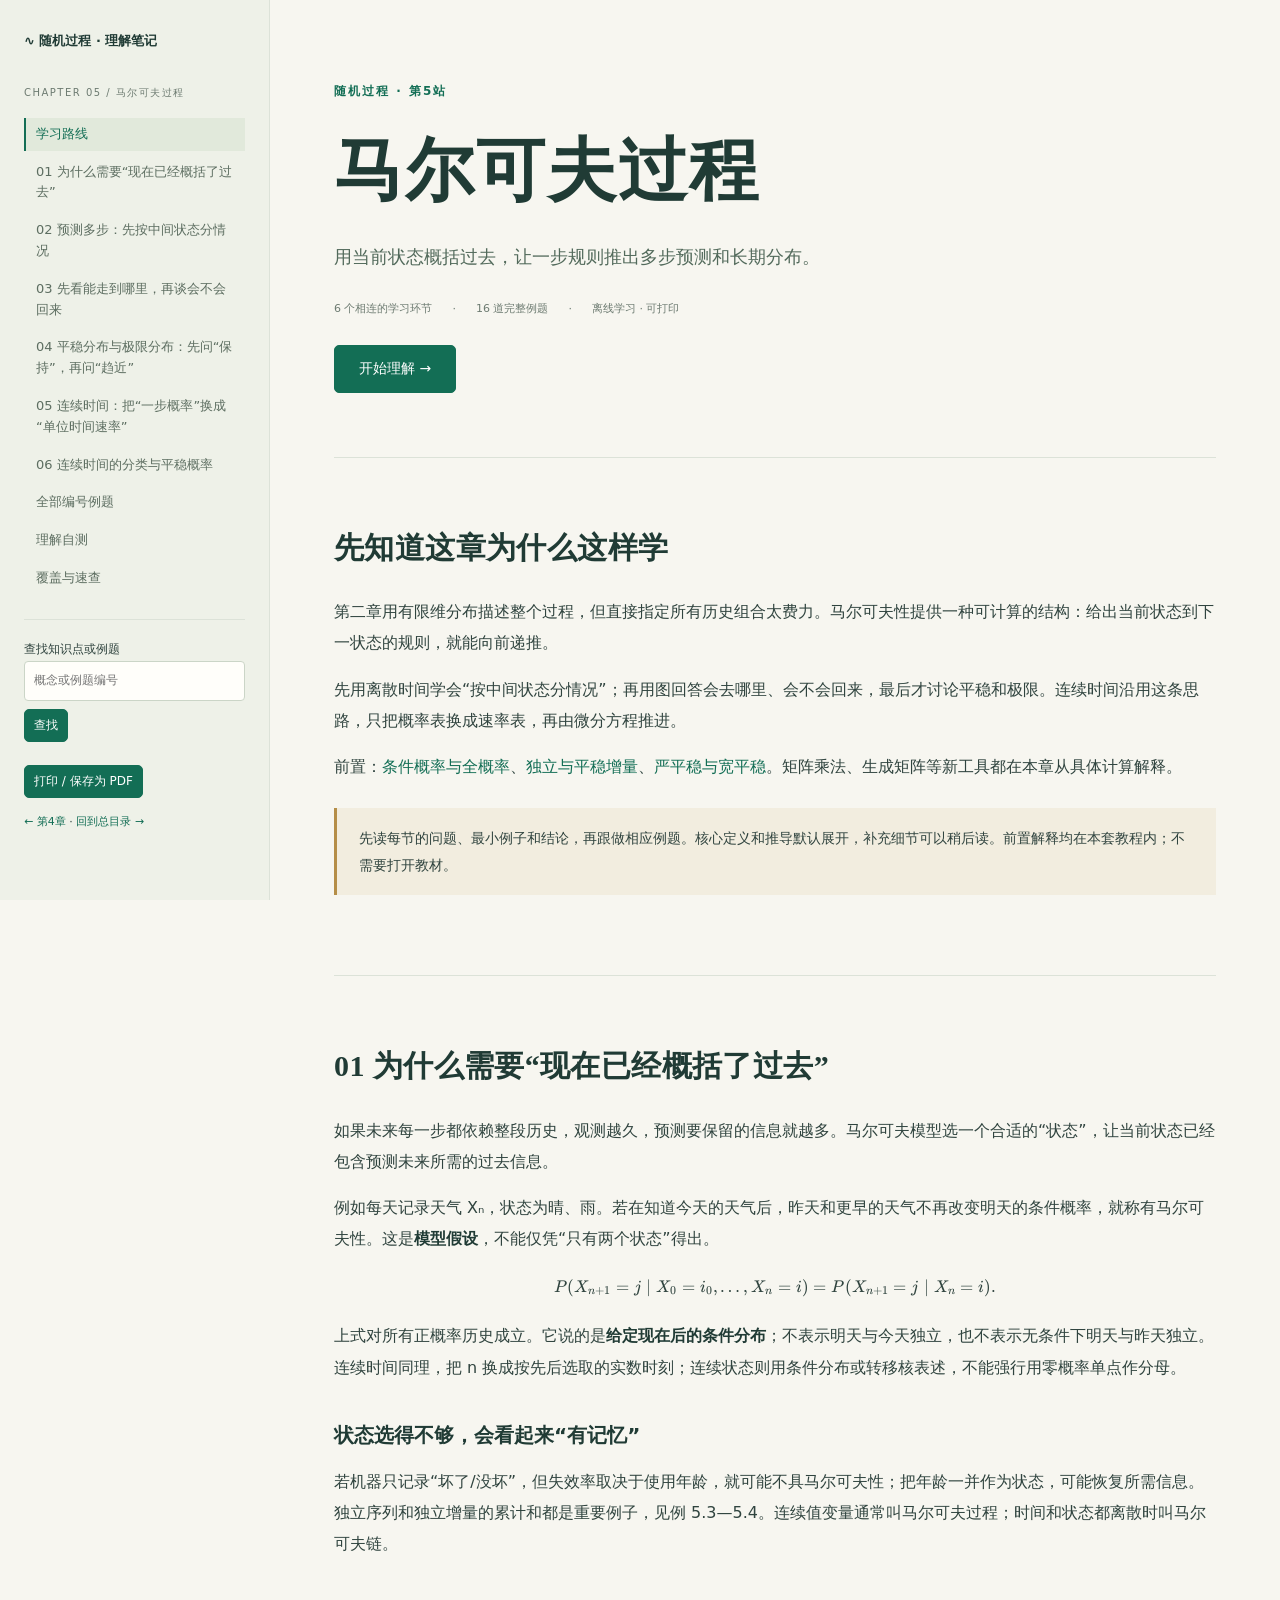
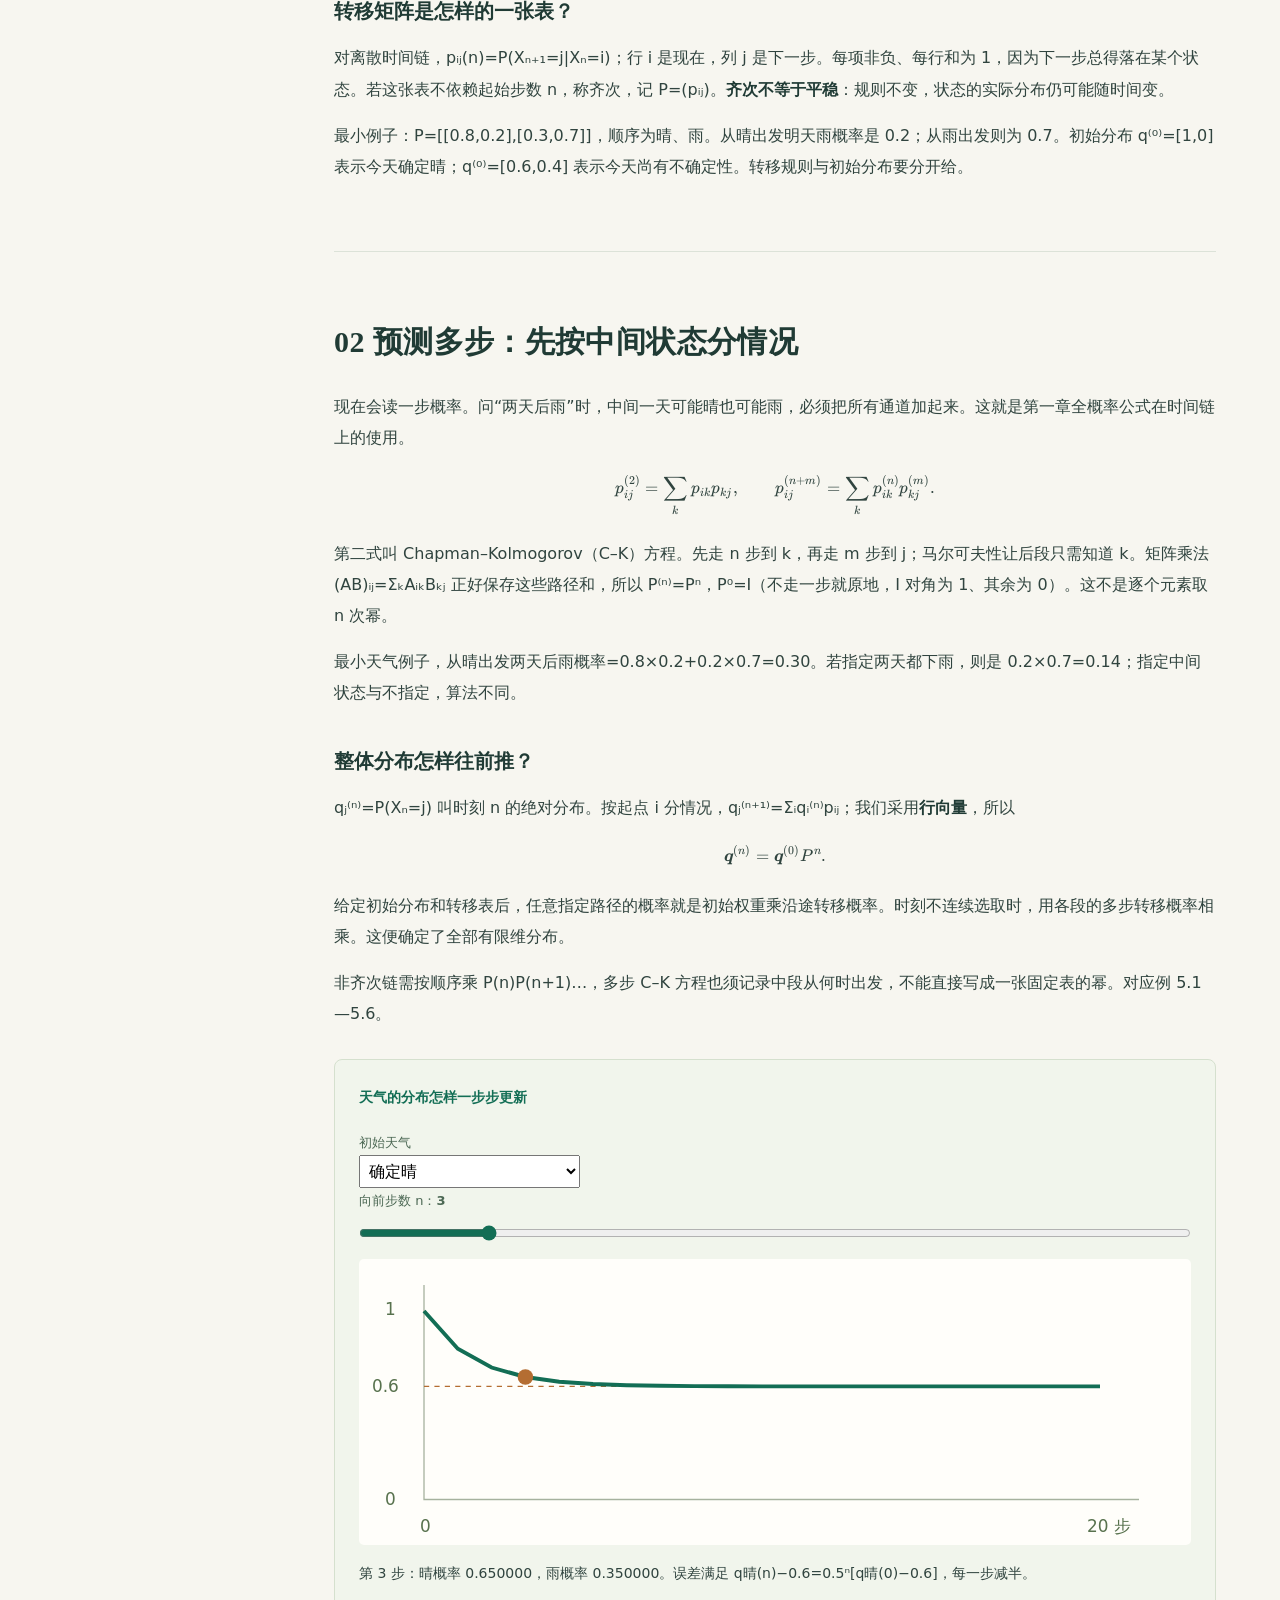
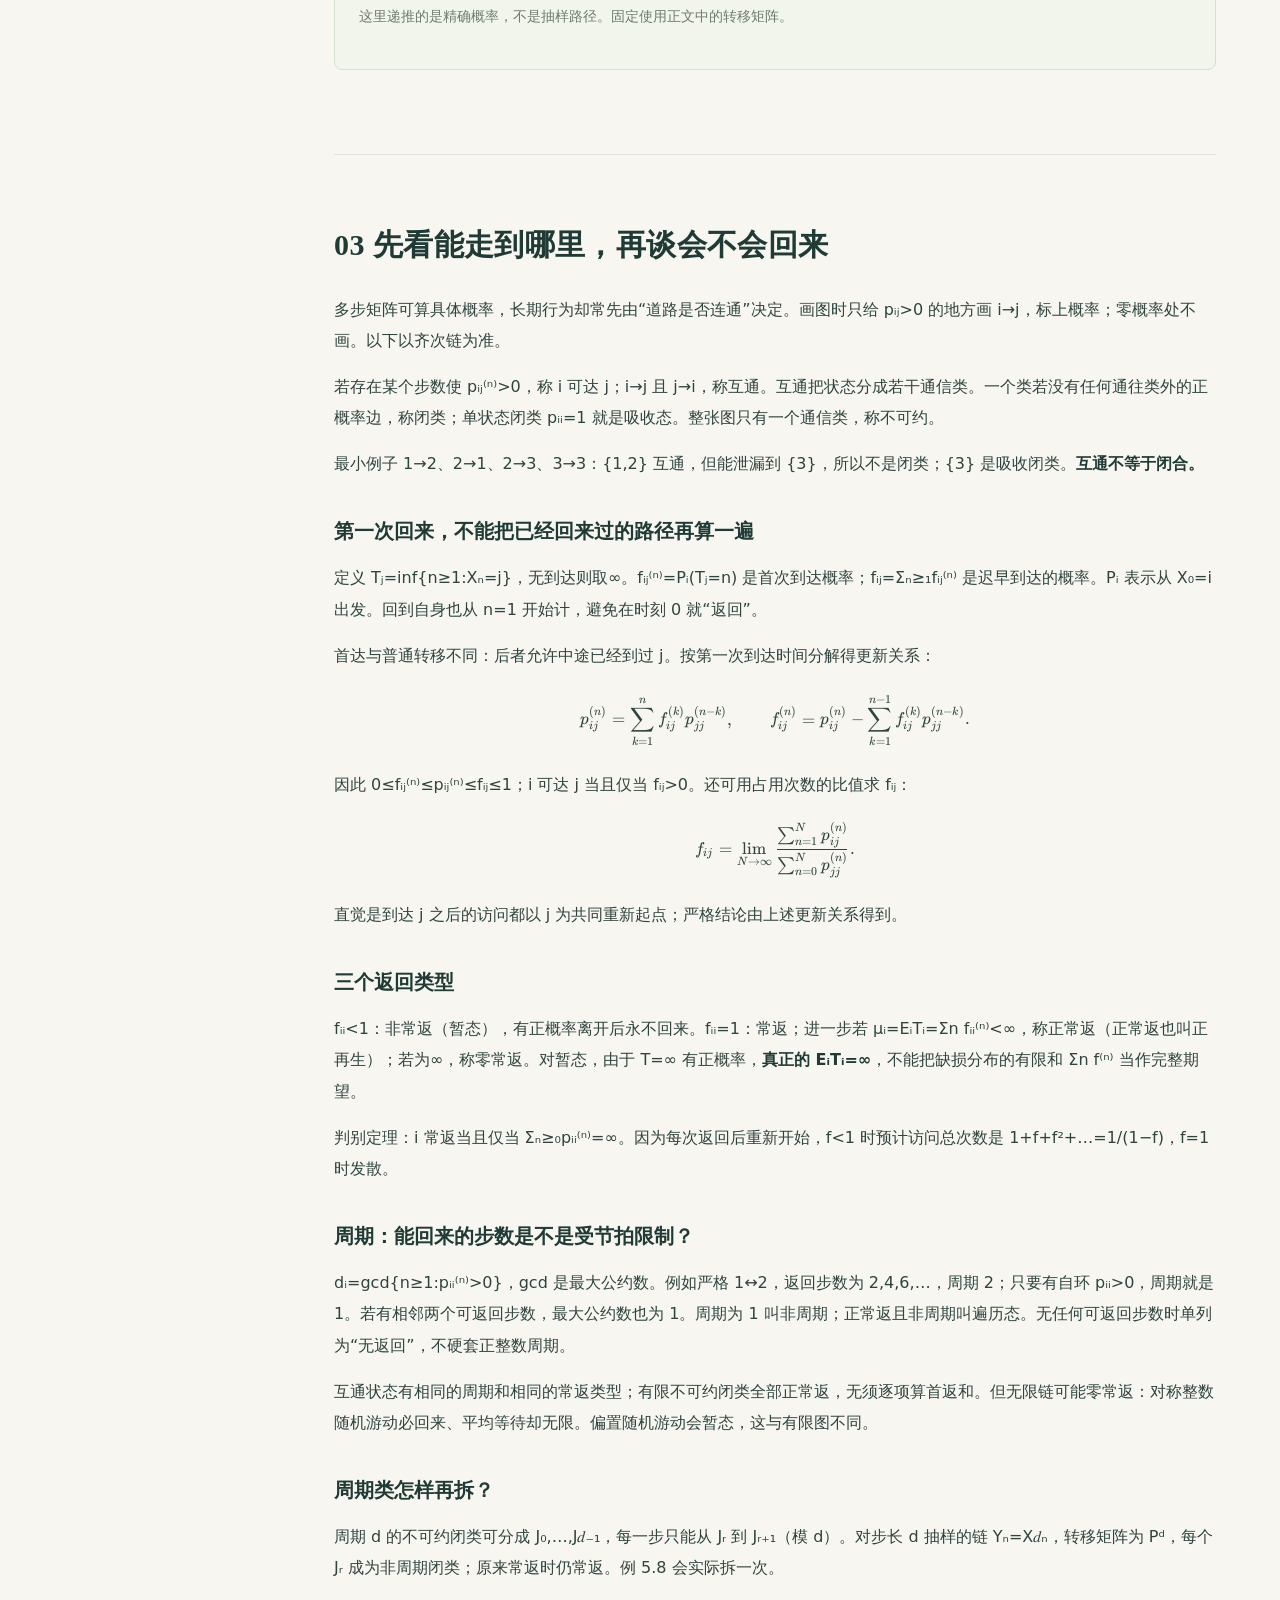
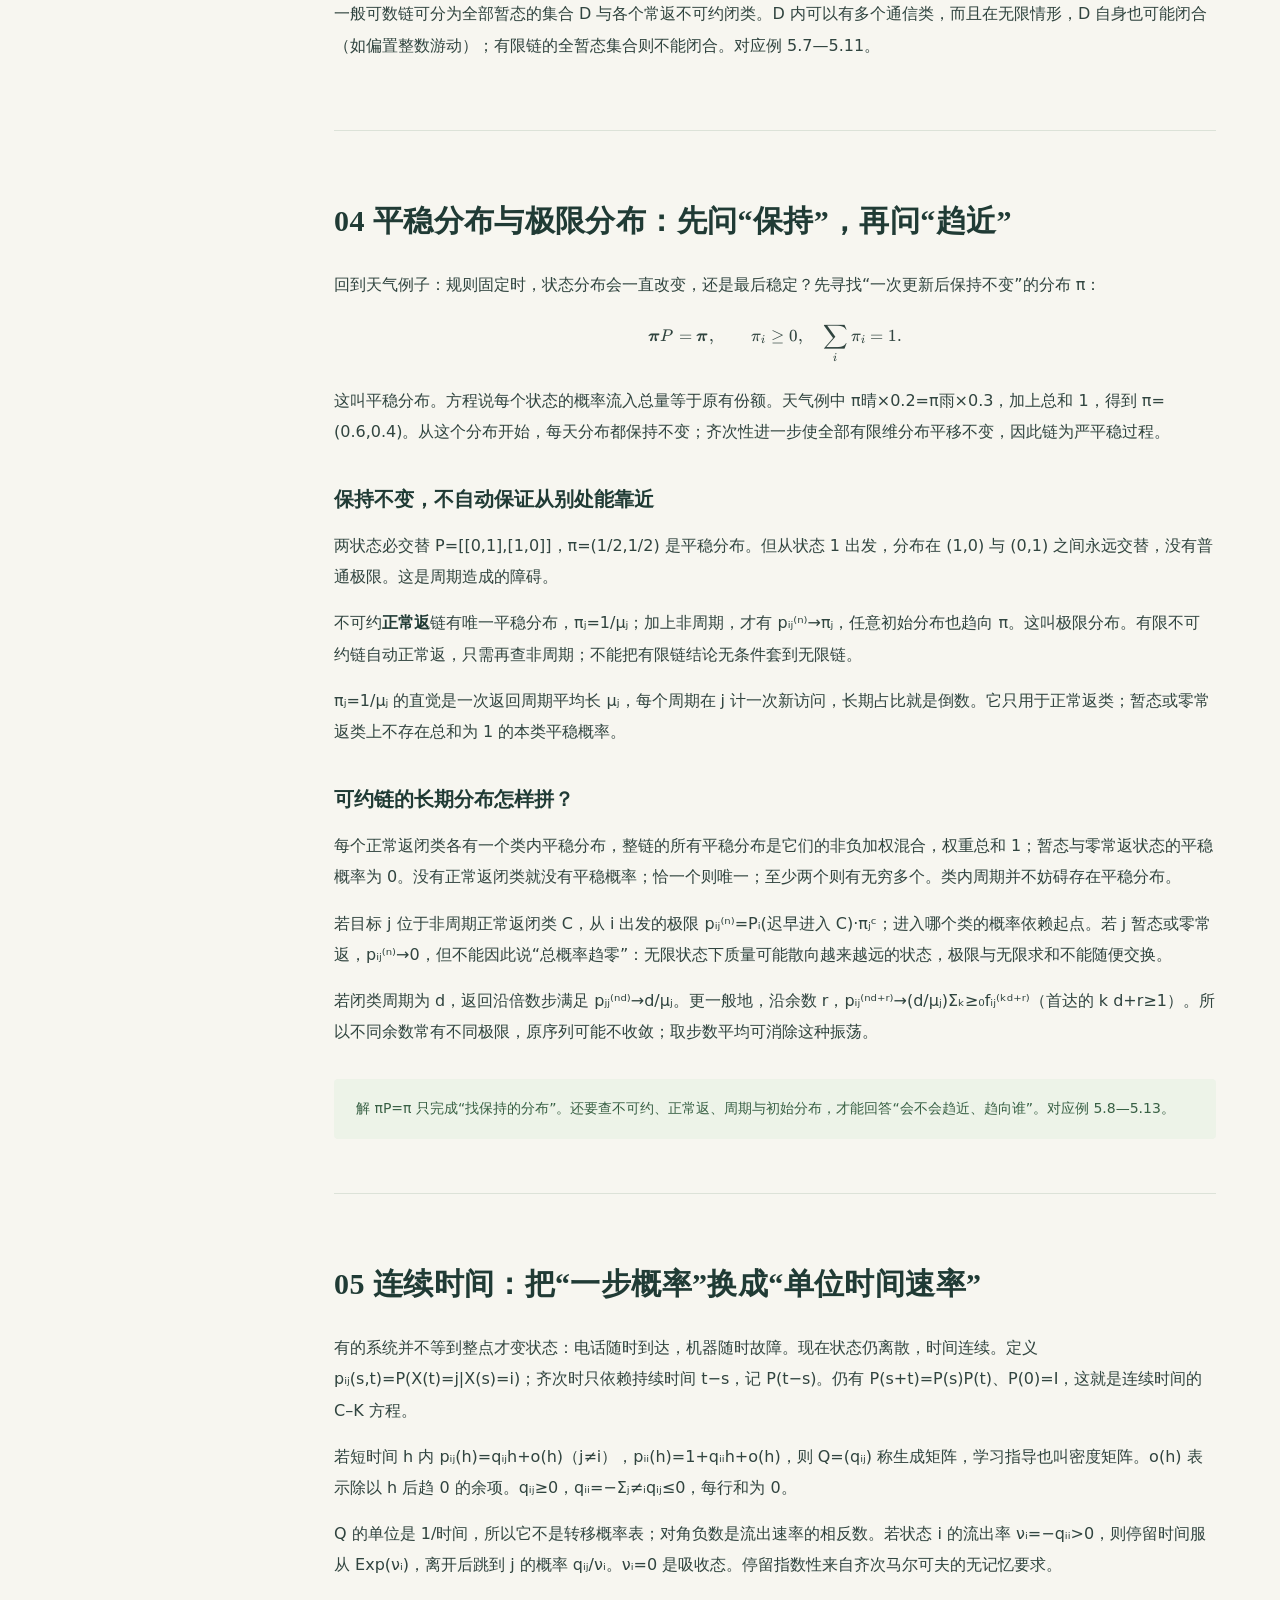
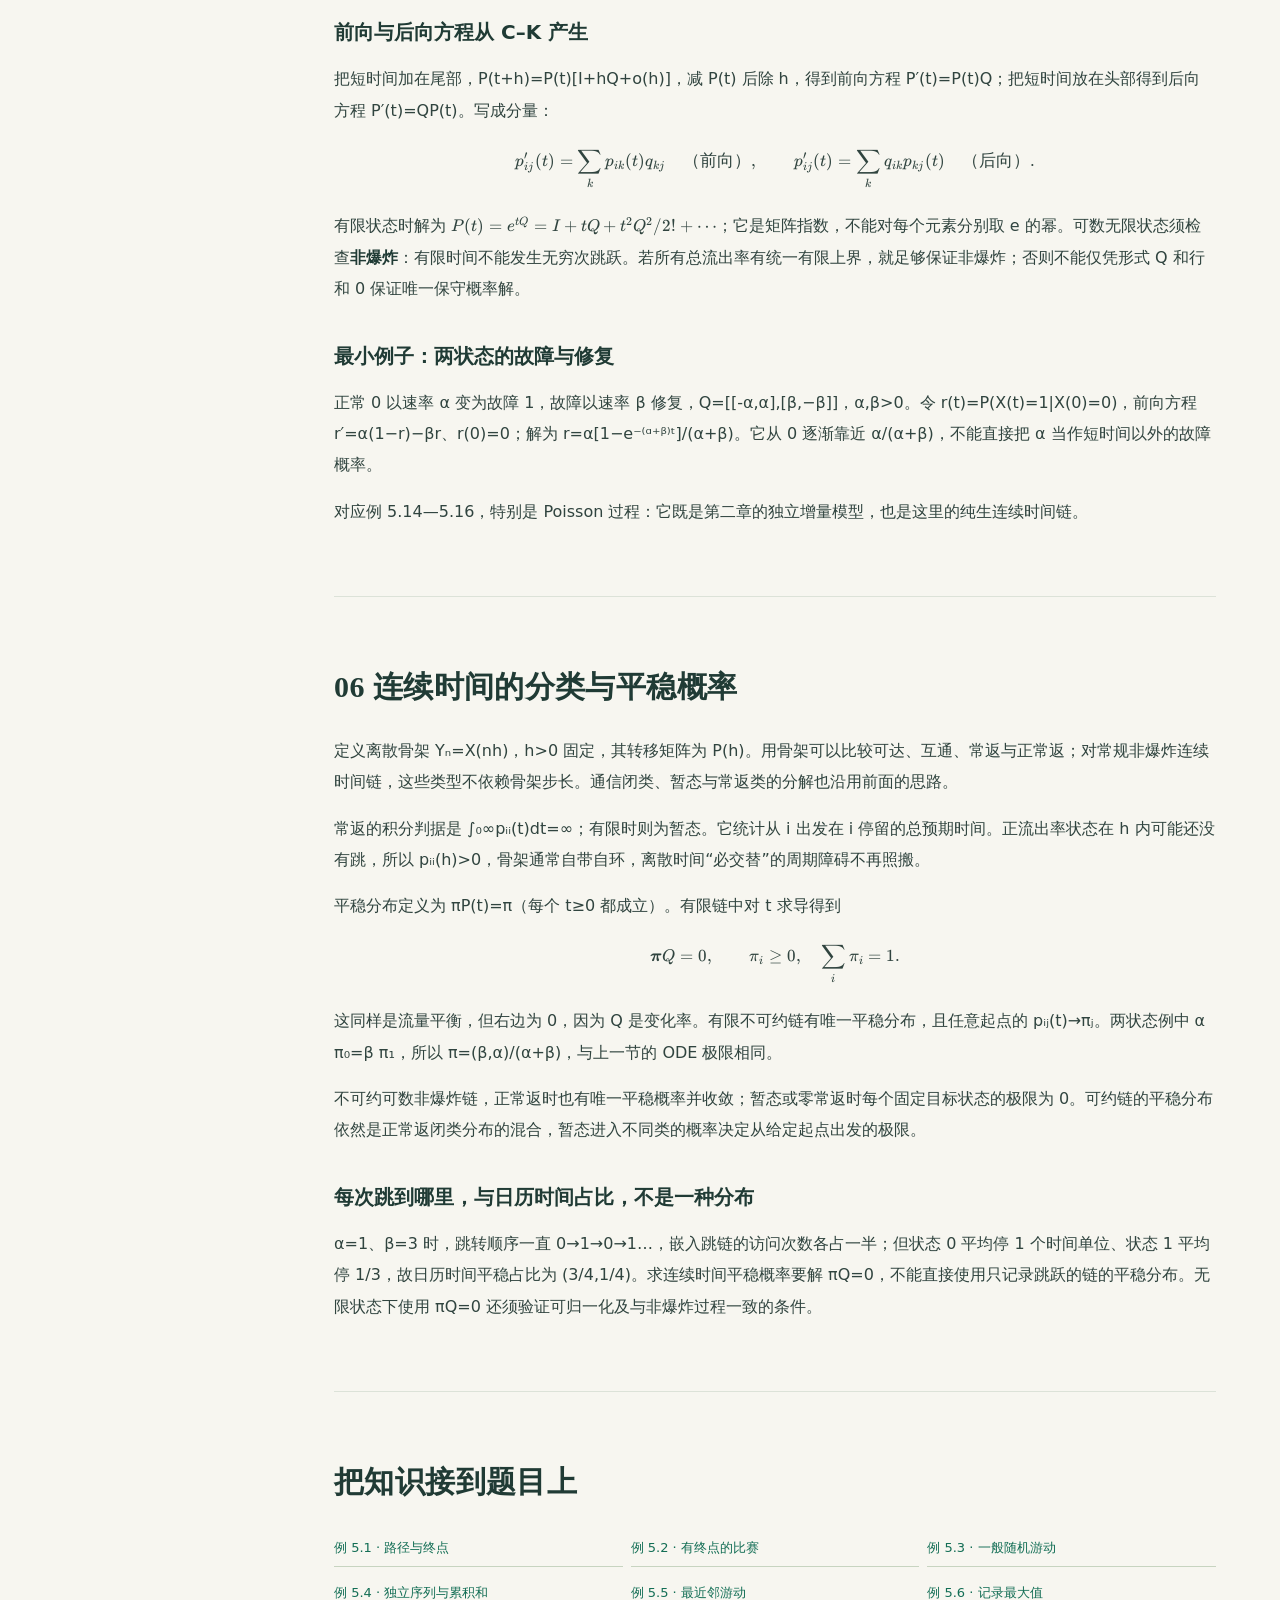
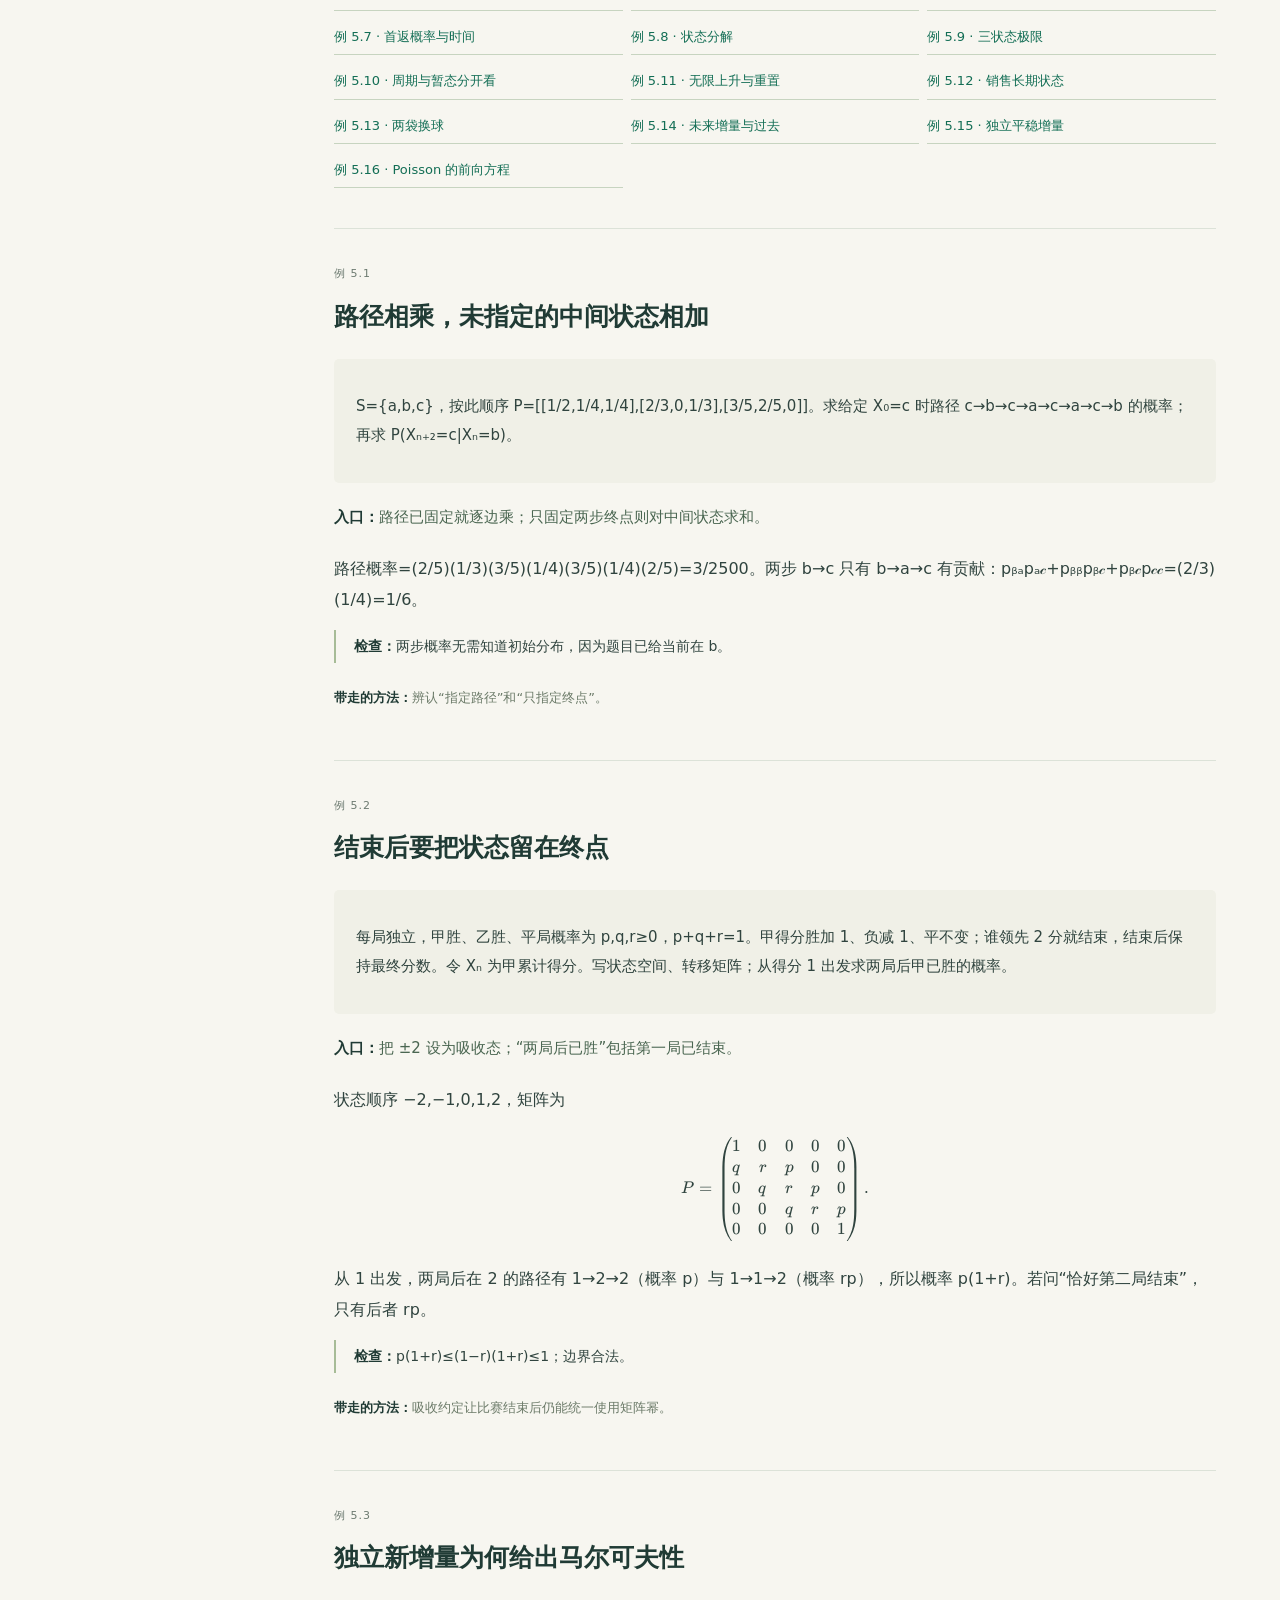
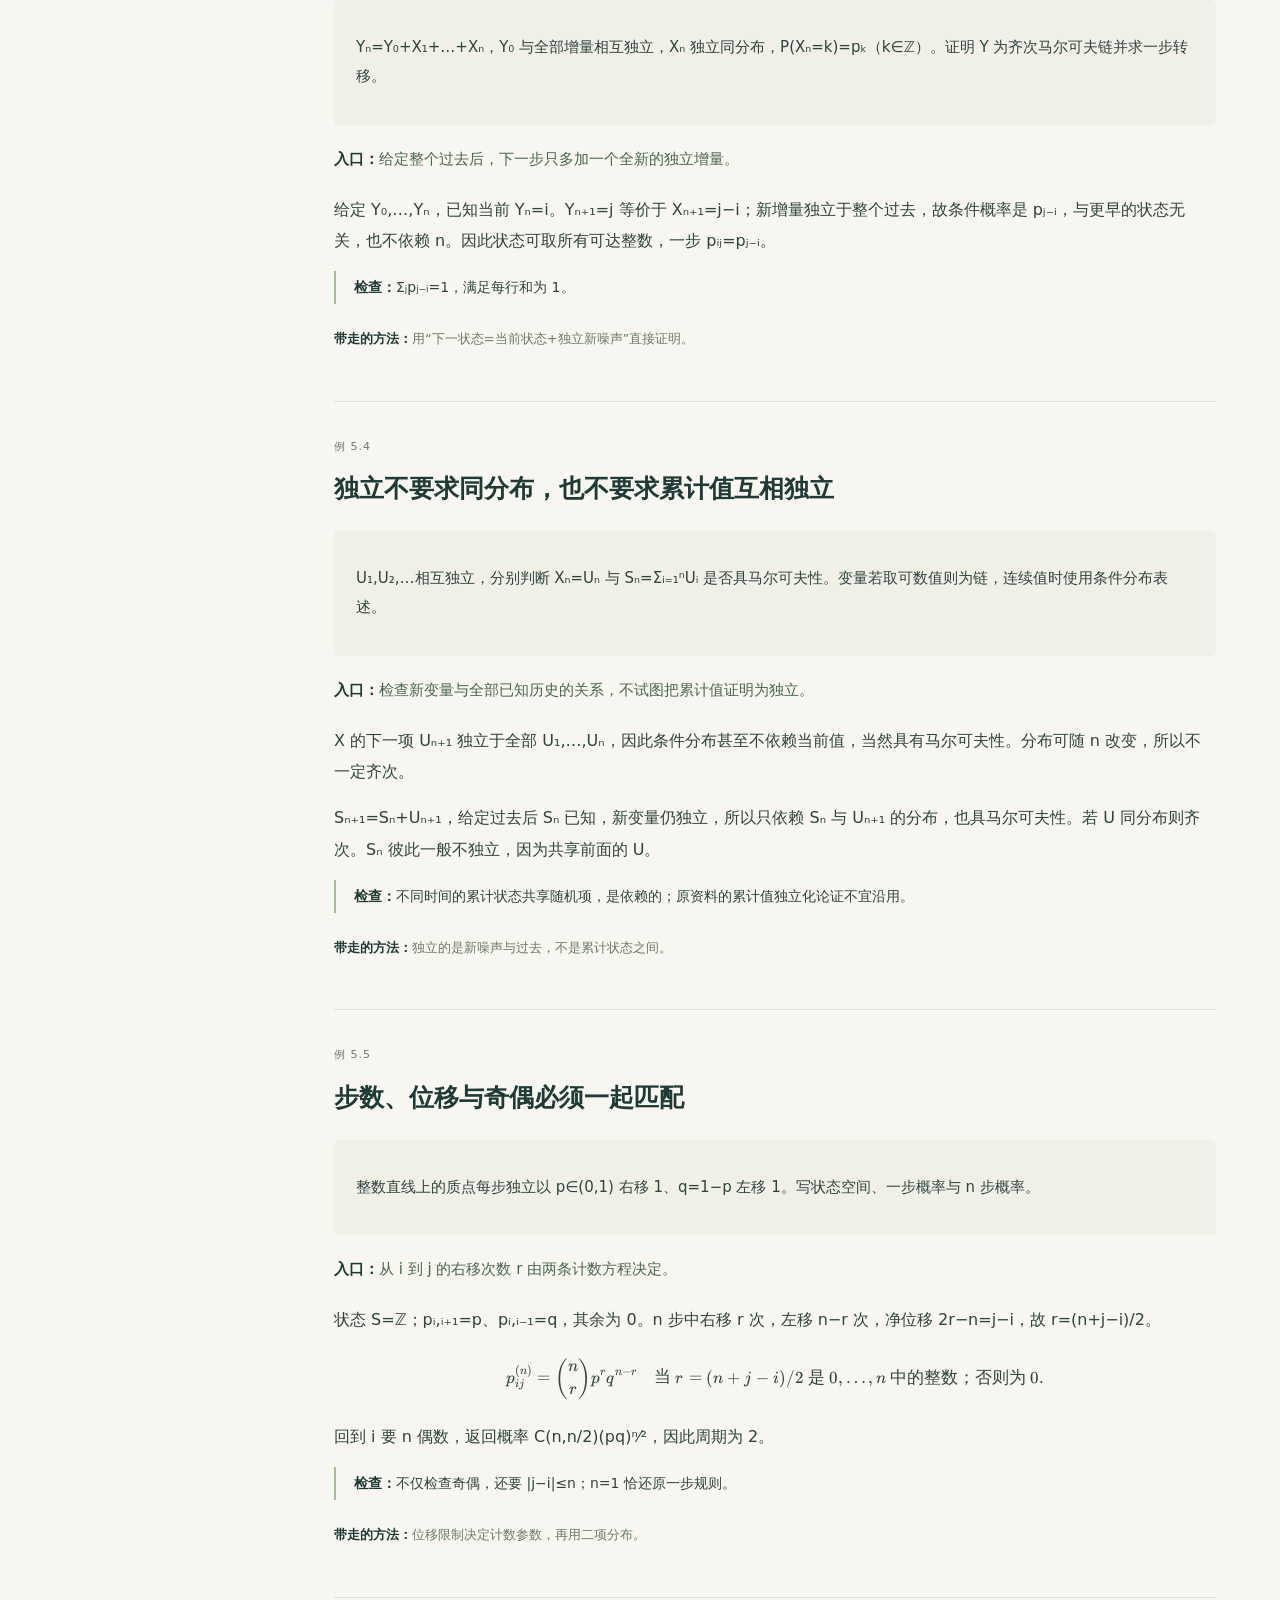
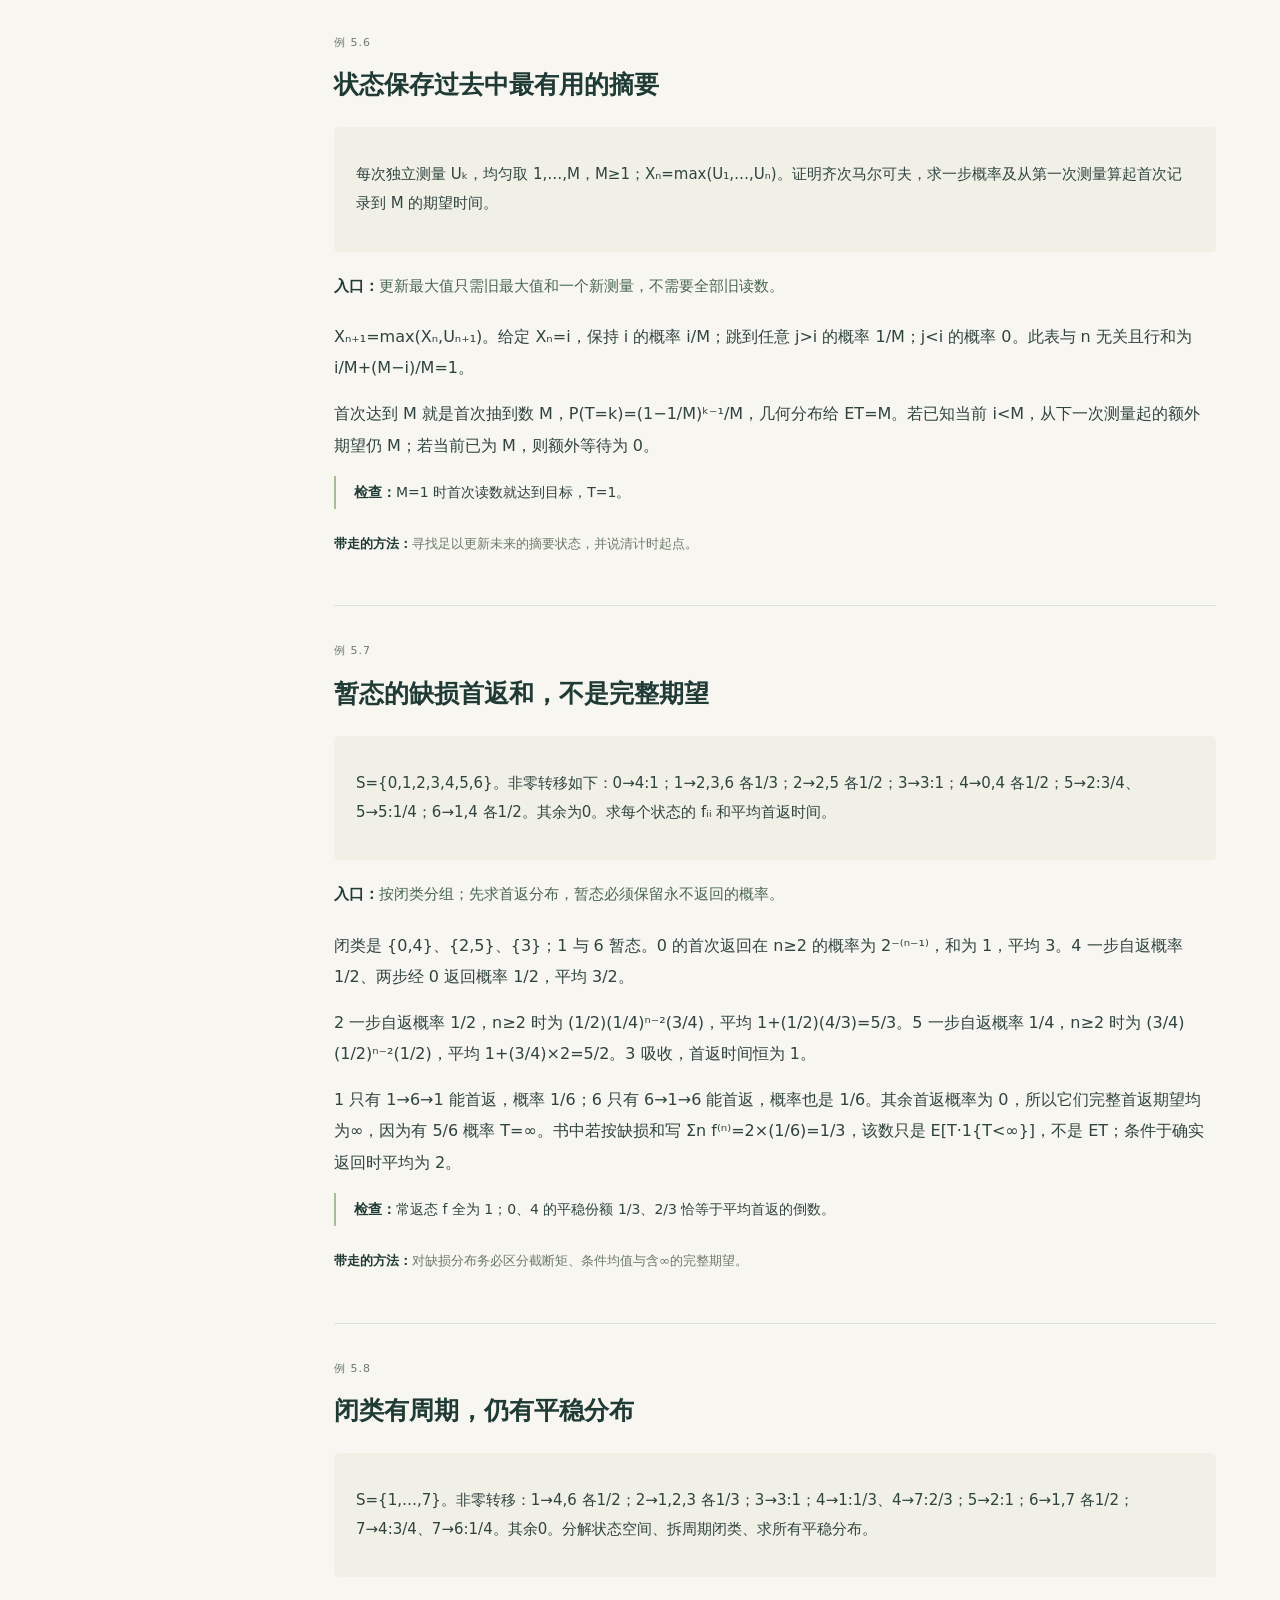
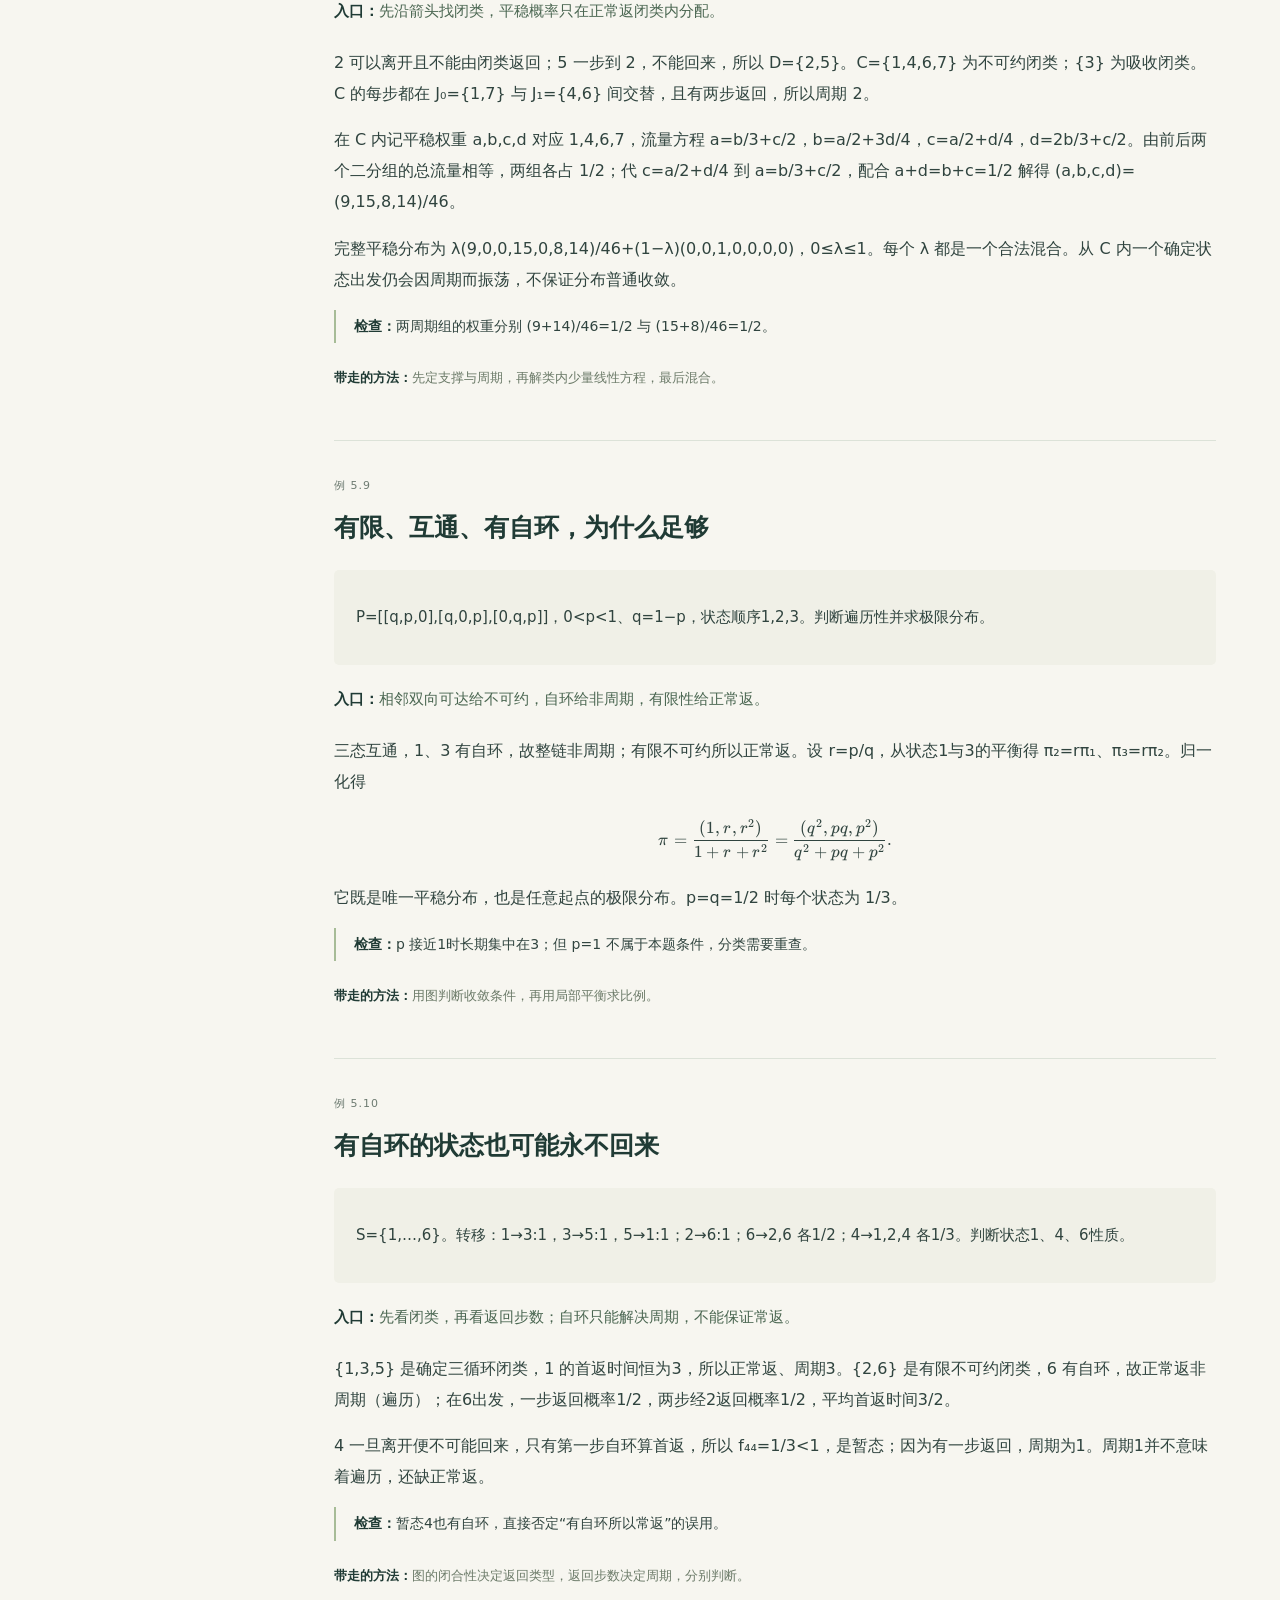
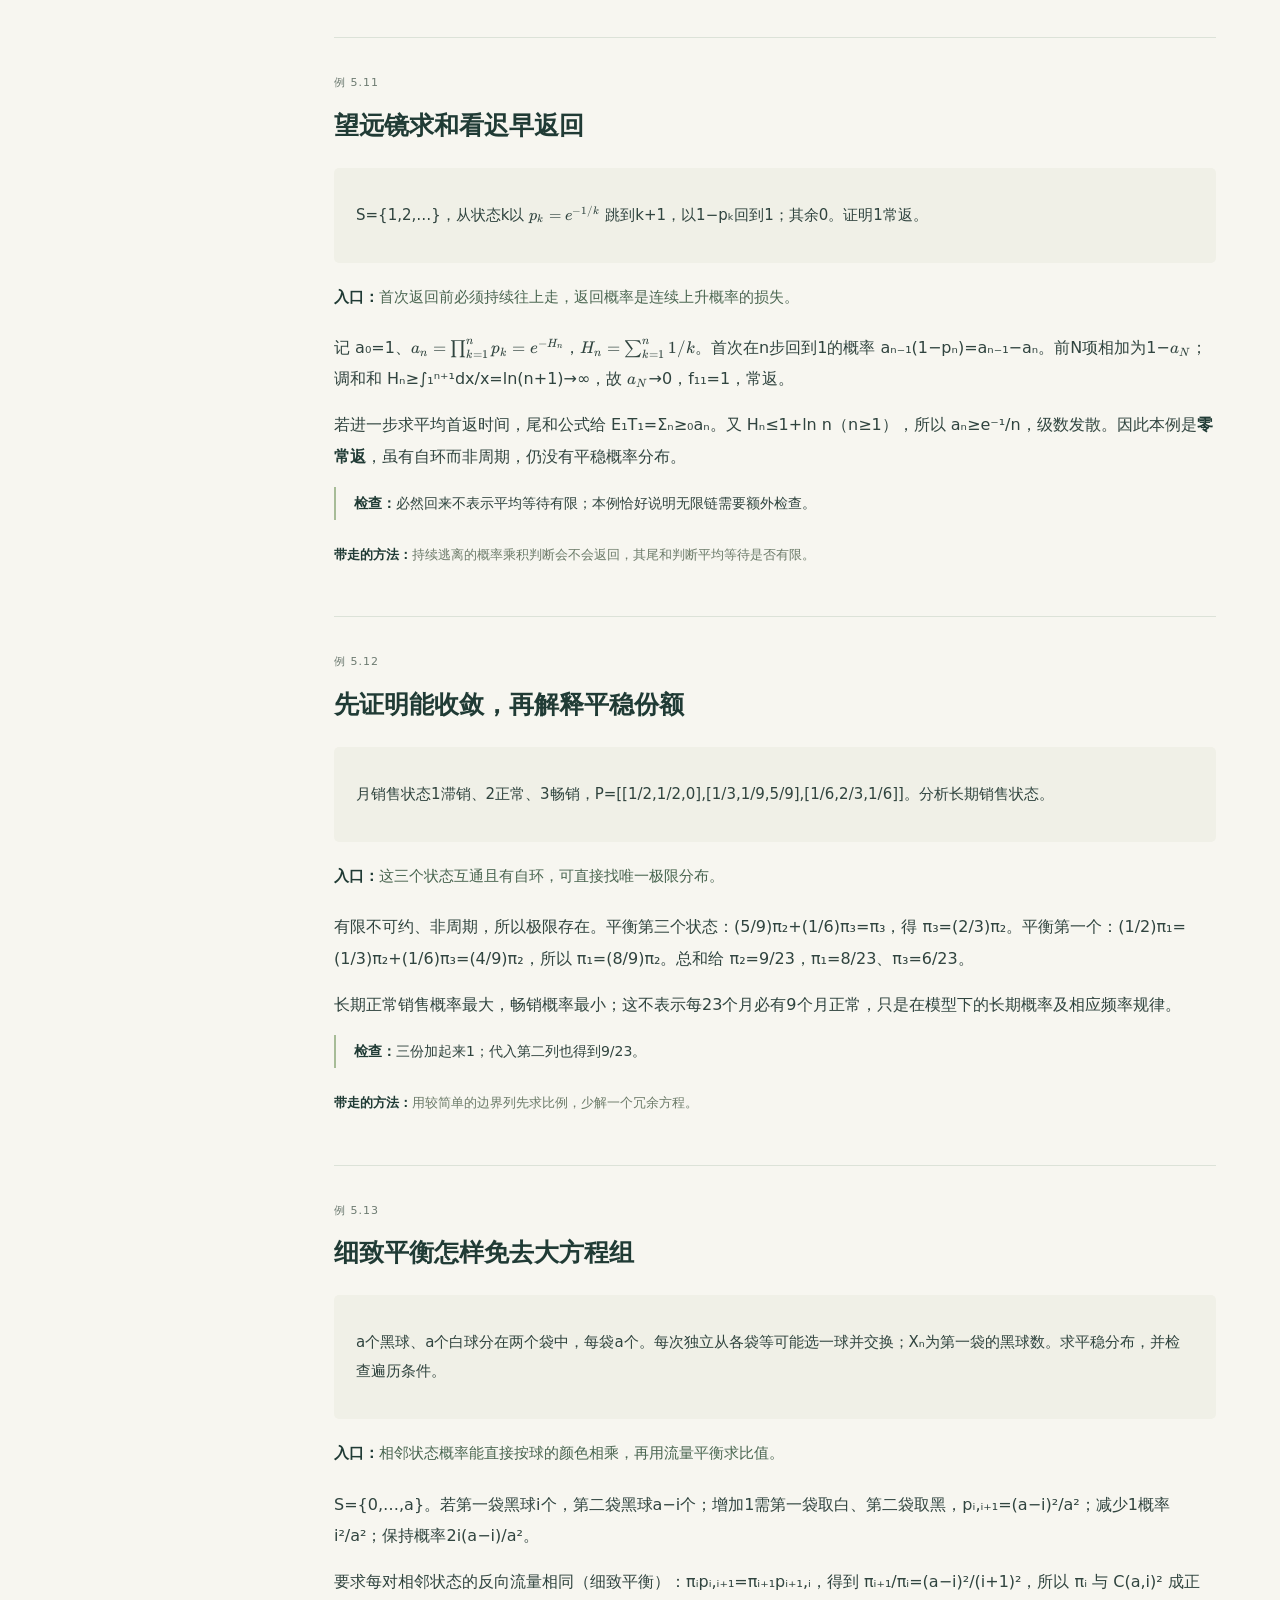
<file: chapter5/index.html>
<!doctype html><html lang="zh-CN"><head><meta charset="utf-8"><meta name="viewport" content="width=device-width,initial-scale=1"><title>第5章 · 马尔可夫过程</title><link rel="stylesheet" href="../chapter2/assets/katex/katex.min.css"><link rel="stylesheet" href="../chapter2/style.css"><link rel="stylesheet" href="../shared.css"><script defer src="../chapter2/assets/katex/katex.min.js"></script><script defer src="../chapter2/assets/katex/contrib/auto-render.min.js"></script><script defer src="app.js"></script></head><body><div id="reading-progress" aria-hidden="true"></div><aside class="sidebar"><a class="brand" href="../index.html">∿ 随机过程 · 理解笔记</a><p class="side-label">CHAPTER 05 / 马尔可夫过程</p><nav aria-label="章节目录"><a href="#start">学习路线</a><a href="#markov">01 为什么需要“现在已经概括了过去”</a><a href="#transition">02 预测多步：先按中间状态分情况</a><a href="#classification">03 先看能走到哪里，再谈会不会回来</a><a href="#invariant">04 平稳分布与极限分布：先问“保持”，再问“趋近”</a><a href="#ctmc">05 连续时间：把“一步概率”换成“单位时间速率”</a><a href="#ctmc-longrun">06 连续时间的分类与平稳概率</a><a href="#examples">全部编号例题</a><a href="#review">理解自测</a><a href="#coverage">覆盖与速查</a></nav><div class="side-bottom"><label for="search">查找知识点或例题</label><input id="search" type="search" placeholder="概念或例题编号"><button id="search-button">查找</button><p id="search-status" role="status"></p><button id="print">打印 / 保存为 PDF</button><p><a href="../chapter4/index.html">← 第4章</a> · <a href="../index.html">回到总目录 →</a></p></div></aside><main><header id="start" class="hero"><div class="eyebrow">随机过程 · 第5站</div><h1>马尔可夫过程</h1><p class="lead">用当前状态概括过去，让一步规则推出多步预测和长期分布。</p><div class="hero-meta"><span>6 个相连的学习环节</span><span>16 道完整例题</span><span>离线学习 · 可打印</span></div><a class="primary" href="#markov">开始理解 →</a></header><section class="intro"><h2>先知道这章为什么这样学</h2><p>第二章用有限维分布描述整个过程，但直接指定所有历史组合太费力。马尔可夫性提供一种可计算的结构：给出当前状态到下一状态的规则，就能向前递推。</p>
<p>先用离散时间学会“按中间状态分情况”；再用图回答会去哪里、会不会回来，最后才讨论平稳和极限。连续时间沿用这条思路，只把概率表换成速率表，再由微分方程推进。</p>
<p>前置：<a href="../chapter1/index.html#bayes">条件概率与全概率</a>、<a href="../chapter2/index.html#independent-increments">独立与平稳增量</a>、<a href="../chapter4/index.html#stationary">严平稳与宽平稳</a>。矩阵乘法、生成矩阵等新工具都在本章从具体计算解释。</p><div class="note">先读每节的问题、最小例子和结论，再跟做相应例题。核心定义和推导默认展开，补充细节可以稍后读。前置解释均在本套教程内；不需要打开教材。</div></section><section id="markov" class="lesson"><h2>01 为什么需要“现在已经概括了过去”</h2><p>如果未来每一步都依赖整段历史，观测越久，预测要保留的信息就越多。马尔可夫模型选一个合适的“状态”，让当前状态已经包含预测未来所需的过去信息。</p>
<p>例如每天记录天气 Xₙ，状态为晴、雨。若在知道今天的天气后，昨天和更早的天气不再改变明天的条件概率，就称有马尔可夫性。这是<strong>模型假设</strong>，不能仅凭“只有两个状态”得出。</p>
\[P(X_{n+1}=j\mid X_0=i_0,\ldots,X_n=i)=P(X_{n+1}=j\mid X_n=i).\]
<p>上式对所有正概率历史成立。它说的是<strong>给定现在后的条件分布</strong>；不表示明天与今天独立，也不表示无条件下明天与昨天独立。连续时间同理，把 n 换成按先后选取的实数时刻；连续状态则用条件分布或转移核表述，不能强行用零概率单点作分母。</p>
<h3>状态选得不够，会看起来“有记忆”</h3>
<p>若机器只记录“坏了/没坏”，但失效率取决于使用年龄，就可能不具马尔可夫性；把年龄一并作为状态，可能恢复所需信息。独立序列和独立增量的累计和都是重要例子，见例 5.3—5.4。连续值变量通常叫马尔可夫过程；时间和状态都离散时叫马尔可夫链。</p>
<h3>转移矩阵是怎样的一张表？</h3>
<p>对离散时间链，pᵢⱼ(n)=P(Xₙ₊₁=j|Xₙ=i)；行 i 是现在，列 j 是下一步。每项非负、每行和为 1，因为下一步总得落在某个状态。若这张表不依赖起始步数 n，称齐次，记 P=(pᵢⱼ)。<strong>齐次不等于平稳</strong>：规则不变，状态的实际分布仍可能随时间变。</p>
<p>最小例子：P=[[0.8,0.2],[0.3,0.7]]，顺序为晴、雨。从晴出发明天雨概率是 0.2；从雨出发则为 0.7。初始分布 q⁽⁰⁾=[1,0] 表示今天确定晴；q⁽⁰⁾=[0.6,0.4] 表示今天尚有不确定性。转移规则与初始分布要分开给。</p></section><section id="transition" class="lesson"><h2>02 预测多步：先按中间状态分情况</h2><p>现在会读一步概率。问“两天后雨”时，中间一天可能晴也可能雨，必须把所有通道加起来。这就是第一章全概率公式在时间链上的使用。</p>
\[p_{ij}^{(2)}=\sum_kp_{ik}p_{kj},\qquad p_{ij}^{(n+m)}=\sum_kp_{ik}^{(n)}p_{kj}^{(m)}.\]
<p>第二式叫 Chapman–Kolmogorov（C–K）方程。先走 n 步到 k，再走 m 步到 j；马尔可夫性让后段只需知道 k。矩阵乘法 (AB)ᵢⱼ=ΣₖAᵢₖBₖⱼ 正好保存这些路径和，所以 P⁽ⁿ⁾=Pⁿ，P⁰=I（不走一步就原地，I 对角为 1、其余为 0）。这不是逐个元素取 n 次幂。</p>
<p>最小天气例子，从晴出发两天后雨概率=0.8×0.2+0.2×0.7=0.30。若指定两天都下雨，则是 0.2×0.7=0.14；指定中间状态与不指定，算法不同。</p>
<h3>整体分布怎样往前推？</h3>
<p>qⱼ⁽ⁿ⁾=P(Xₙ=j) 叫时刻 n 的绝对分布。按起点 i 分情况，qⱼ⁽ⁿ⁺¹⁾=Σᵢqᵢ⁽ⁿ⁾pᵢⱼ；我们采用<strong>行向量</strong>，所以</p>
\[\boldsymbol q^{(n)}=\boldsymbol q^{(0)}P^n.\]
<p>给定初始分布和转移表后，任意指定路径的概率就是初始权重乘沿途转移概率。时刻不连续选取时，用各段的多步转移概率相乘。这便确定了全部有限维分布。</p>
<p>非齐次链需按顺序乘 P(n)P(n+1)…，多步 C–K 方程也须记录中段从何时出发，不能直接写成一张固定表的幂。对应例 5.1—5.6。</p>
<div class="demo"><div class="demo-title">天气的分布怎样一步步更新</div><label for="chain-start">初始天气</label><select id="chain-start"><option value="0">确定晴</option><option value="1">确定雨</option><option value="2">平稳分布：晴 0.6 / 雨 0.4</option></select><label for="chain-n">向前步数 n：<output id="chain-value"></output></label><input id="chain-n" type="range" min="0" max="20" step="1" value="3"><svg id="chain-svg" viewBox="0 0 640 220" role="img" aria-label="每一步晴天概率，虚线为平稳概率0.6"></svg><p id="chain-result" aria-live="polite"></p><p class="muted">这里递推的是精确概率，不是抽样路径。固定使用正文中的转移矩阵。</p></div></section><section id="classification" class="lesson"><h2>03 先看能走到哪里，再谈会不会回来</h2><p>多步矩阵可算具体概率，长期行为却常先由“道路是否连通”决定。画图时只给 pᵢⱼ&gt;0 的地方画 i→j，标上概率；零概率处不画。以下以齐次链为准。</p>
<p>若存在某个步数使 pᵢⱼ⁽ⁿ⁾&gt;0，称 i 可达 j；i→j 且 j→i，称互通。互通把状态分成若干通信类。一个类若没有任何通往类外的正概率边，称闭类；单状态闭类 pᵢᵢ=1 就是吸收态。整张图只有一个通信类，称不可约。</p>
<p>最小例子 1→2、2→1、2→3、3→3：{1,2} 互通，但能泄漏到 {3}，所以不是闭类；{3} 是吸收闭类。<strong>互通不等于闭合。</strong></p>
<h3>第一次回来，不能把已经回来过的路径再算一遍</h3>
<p>定义 Tⱼ=inf{n≥1:Xₙ=j}，无到达则取∞。fᵢⱼ⁽ⁿ⁾=Pᵢ(Tⱼ=n) 是首次到达概率；fᵢⱼ=Σₙ≥₁fᵢⱼ⁽ⁿ⁾ 是迟早到达的概率。Pᵢ 表示从 X₀=i 出发。回到自身也从 n=1 开始计，避免在时刻 0 就“返回”。</p>
<p>首达与普通转移不同：后者允许中途已经到过 j。按第一次到达时间分解得更新关系：</p>
\[p_{ij}^{(n)}=\sum_{k=1}^nf_{ij}^{(k)}p_{jj}^{(n-k)},\qquad f_{ij}^{(n)}=p_{ij}^{(n)}-\sum_{k=1}^{n-1}f_{ij}^{(k)}p_{jj}^{(n-k)}.\]
<p>因此 0≤fᵢⱼ⁽ⁿ⁾≤pᵢⱼ⁽ⁿ⁾≤fᵢⱼ≤1；i 可达 j 当且仅当 fᵢⱼ&gt;0。还可用占用次数的比值求 fᵢⱼ：</p>
\[f_{ij}=\lim_{N\to\infty}\frac{\sum_{n=1}^Np_{ij}^{(n)}}{\sum_{n=0}^Np_{jj}^{(n)}}.\]
<p>直觉是到达 j 之后的访问都以 j 为共同重新起点；严格结论由上述更新关系得到。</p>
<h3>三个返回类型</h3>
<p>fᵢᵢ&lt;1：非常返（暂态），有正概率离开后永不回来。fᵢᵢ=1：常返；进一步若 μᵢ=EᵢTᵢ=Σn fᵢᵢ⁽ⁿ⁾&lt;∞，称正常返（正常返也叫正再生）；若为∞，称零常返。对暂态，由于 T=∞ 有正概率，<strong>真正的 EᵢTᵢ=∞</strong>，不能把缺损分布的有限和 Σn f⁽ⁿ⁾ 当作完整期望。</p>
<p>判别定理：i 常返当且仅当 Σₙ≥₀pᵢᵢ⁽ⁿ⁾=∞。因为每次返回后重新开始，f&lt;1 时预计访问总次数是 1+f+f²+…=1/(1−f)，f=1 时发散。</p>
<h3>周期：能回来的步数是不是受节拍限制？</h3>
<p>dᵢ=gcd{n≥1:pᵢᵢ⁽ⁿ⁾&gt;0}，gcd 是最大公约数。例如严格 1↔2，返回步数为 2,4,6,…，周期 2；只要有自环 pᵢᵢ&gt;0，周期就是 1。若有相邻两个可返回步数，最大公约数也为 1。周期为 1 叫非周期；正常返且非周期叫遍历态。无任何可返回步数时单列为“无返回”，不硬套正整数周期。</p>
<p>互通状态有相同的周期和相同的常返类型；有限不可约闭类全部正常返，无须逐项算首返和。但无限链可能零常返：对称整数随机游动必回来、平均等待却无限。偏置随机游动会暂态，这与有限图不同。</p>
<h3>周期类怎样再拆？</h3>
<p>周期 d 的不可约闭类可分成 J₀,…,J𝑑₋₁，每一步只能从 Jᵣ 到 Jᵣ₊₁（模 d）。对步长 d 抽样的链 Yₙ=X𝑑ₙ，转移矩阵为 Pᵈ，每个 Jᵣ 成为非周期闭类；原来常返时仍常返。例 5.8 会实际拆一次。</p>
<p>一般可数链可分为全部暂态的集合 D 与各个常返不可约闭类。D 内可以有多个通信类，而且在无限情形，D 自身也可能闭合（如偏置整数游动）；有限链的全暂态集合则不能闭合。对应例 5.7—5.11。</p></section><section id="invariant" class="lesson"><h2>04 平稳分布与极限分布：先问“保持”，再问“趋近”</h2><p>回到天气例子：规则固定时，状态分布会一直改变，还是最后稳定？先寻找“一次更新后保持不变”的分布 π：</p>
\[\boldsymbol\pi P=\boldsymbol\pi,\qquad\pi_i\ge0,\quad\sum_i\pi_i=1.\]
<p>这叫平稳分布。方程说每个状态的概率流入总量等于原有份额。天气例中 π晴×0.2=π雨×0.3，加上总和 1，得到 π=(0.6,0.4)。从这个分布开始，每天分布都保持不变；齐次性进一步使全部有限维分布平移不变，因此链为严平稳过程。</p>
<h3>保持不变，不自动保证从别处能靠近</h3>
<p>两状态必交替 P=[[0,1],[1,0]]，π=(1/2,1/2) 是平稳分布。但从状态 1 出发，分布在 (1,0) 与 (0,1) 之间永远交替，没有普通极限。这是周期造成的障碍。</p>
<p>不可约<strong>正常返</strong>链有唯一平稳分布，πⱼ=1/μⱼ；加上非周期，才有 pᵢⱼ⁽ⁿ⁾→πⱼ，任意初始分布也趋向 π。这叫极限分布。有限不可约链自动正常返，只需再查非周期；不能把有限链结论无条件套到无限链。</p>
<p>πⱼ=1/μⱼ 的直觉是一次返回周期平均长 μⱼ，每个周期在 j 计一次新访问，长期占比就是倒数。它只用于正常返类；暂态或零常返类上不存在总和为 1 的本类平稳概率。</p>
<h3>可约链的长期分布怎样拼？</h3>
<p>每个正常返闭类各有一个类内平稳分布，整链的所有平稳分布是它们的非负加权混合，权重总和 1；暂态与零常返状态的平稳概率为 0。没有正常返闭类就没有平稳概率；恰一个则唯一；至少两个则有无穷多个。类内周期并不妨碍存在平稳分布。</p>
<p>若目标 j 位于非周期正常返闭类 C，从 i 出发的极限 pᵢⱼ⁽ⁿ⁾=Pᵢ(迟早进入 C)·πⱼᶜ；进入哪个类的概率依赖起点。若 j 暂态或零常返，pᵢⱼ⁽ⁿ⁾→0，但不能因此说“总概率趋零”：无限状态下质量可能散向越来越远的状态，极限与无限求和不能随便交换。</p>
<p>若闭类周期为 d，返回沿倍数步满足 pⱼⱼ⁽ⁿᵈ⁾→d/μⱼ。更一般地，沿余数 r，pᵢⱼ⁽ⁿᵈ⁺ʳ⁾→(d/μⱼ)Σₖ≥₀fᵢⱼ⁽ᵏᵈ⁺ʳ⁾（首达的 k d+r≥1）。所以不同余数常有不同极限，原序列可能不收敛；取步数平均可消除这种振荡。</p>
<div class="takeaway">解 πP=π 只完成“找保持的分布”。还要查不可约、正常返、周期与初始分布，才能回答“会不会趋近、趋向谁”。对应例 5.8—5.13。</div></section><section id="ctmc" class="lesson"><h2>05 连续时间：把“一步概率”换成“单位时间速率”</h2><p>有的系统并不等到整点才变状态：电话随时到达，机器随时故障。现在状态仍离散，时间连续。定义 pᵢⱼ(s,t)=P(X(t)=j|X(s)=i)；齐次时只依赖持续时间 t−s，记 P(t−s)。仍有 P(s+t)=P(s)P(t)、P(0)=I，这就是连续时间的 C–K 方程。</p>
<p>若短时间 h 内 pᵢⱼ(h)=qᵢⱼh+o(h)（j≠i），pᵢᵢ(h)=1+qᵢᵢh+o(h)，则 Q=(qᵢⱼ) 称生成矩阵，学习指导也叫密度矩阵。o(h) 表示除以 h 后趋 0 的余项。qᵢⱼ≥0，qᵢᵢ=−Σⱼ≠ᵢqᵢⱼ≤0，每行和为 0。</p>
<p>Q 的单位是 1/时间，所以它不是转移概率表；对角负数是流出速率的相反数。若状态 i 的流出率 νᵢ=−qᵢᵢ&gt;0，则停留时间服从 Exp(νᵢ)，离开后跳到 j 的概率 qᵢⱼ/νᵢ。νᵢ=0 是吸收态。停留指数性来自齐次马尔可夫的无记忆要求。</p>
<h3>前向与后向方程从 C–K 产生</h3>
<p>把短时间加在尾部，P(t+h)=P(t)[I+hQ+o(h)]，减 P(t) 后除 h，得到前向方程 P′(t)=P(t)Q；把短时间放在头部得到后向方程 P′(t)=QP(t)。写成分量：</p>
\[p'_{ij}(t)=\sum_kp_{ik}(t)q_{kj}\quad\text{（前向）},\qquad p'_{ij}(t)=\sum_kq_{ik}p_{kj}(t)\quad\text{（后向）}.\]
<p>有限状态时解为 \(P(t)=e^{tQ}=I+tQ+t^2Q^2/2!+\cdots\)；它是矩阵指数，不能对每个元素分别取 e 的幂。可数无限状态须检查<strong>非爆炸</strong>：有限时间不能发生无穷次跳跃。若所有总流出率有统一有限上界，就足够保证非爆炸；否则不能仅凭形式 Q 和行和 0 保证唯一保守概率解。</p>
<h3>最小例子：两状态的故障与修复</h3>
<p>正常 0 以速率 α 变为故障 1，故障以速率 β 修复，Q=[[-α,α],[β,−β]]，α,β&gt;0。令 r(t)=P(X(t)=1|X(0)=0)，前向方程 r′=α(1−r)−βr、r(0)=0；解为 r=α[1−e⁻⁽ᵅ⁺ᵝ⁾ᵗ]/(α+β)。它从 0 逐渐靠近 α/(α+β)，不能直接把 α 当作短时间以外的故障概率。</p>
<p>对应例 5.14—5.16，特别是 Poisson 过程：它既是第二章的独立增量模型，也是这里的纯生连续时间链。</p></section><section id="ctmc-longrun" class="lesson"><h2>06 连续时间的分类与平稳概率</h2><p>定义离散骨架 Yₙ=X(nh)，h&gt;0 固定，其转移矩阵为 P(h)。用骨架可以比较可达、互通、常返与正常返；对常规非爆炸连续时间链，这些类型不依赖骨架步长。通信闭类、暂态与常返类的分解也沿用前面的思路。</p>
<p>常返的积分判据是 ∫₀∞pᵢᵢ(t)dt=∞；有限时则为暂态。它统计从 i 出发在 i 停留的总预期时间。正流出率状态在 h 内可能还没有跳，所以 pᵢᵢ(h)&gt;0，骨架通常自带自环，离散时间“必交替”的周期障碍不再照搬。</p>
<p>平稳分布定义为 πP(t)=π（每个 t≥0 都成立）。有限链中对 t 求导得到</p>
\[\boldsymbol\pi Q=0,\qquad\pi_i\ge0,\quad\sum_i\pi_i=1.\]
<p>这同样是流量平衡，但右边为 0，因为 Q 是变化率。有限不可约链有唯一平稳分布，且任意起点的 pᵢⱼ(t)→πⱼ。两状态例中 α π₀=β π₁，所以 π=(β,α)/(α+β)，与上一节的 ODE 极限相同。</p>
<p>不可约可数非爆炸链，正常返时也有唯一平稳概率并收敛；暂态或零常返时每个固定目标状态的极限为 0。可约链的平稳分布依然是正常返闭类分布的混合，暂态进入不同类的概率决定从给定起点出发的极限。</p>
<h3>每次跳到哪里，与日历时间占比，不是一种分布</h3>
<p>α=1、β=3 时，跳转顺序一直 0→1→0→1…，嵌入跳链的访问次数各占一半；但状态 0 平均停 1 个时间单位、状态 1 平均停 1/3，故日历时间平稳占比为 (3/4,1/4)。求连续时间平稳概率要解 πQ=0，不能直接使用只记录跳跃的链的平稳分布。无限状态下使用 πQ=0 还须验证可归一化及与非爆炸过程一致的条件。</p></section><section id="examples" class="examples"><h2>把知识接到题目上</h2><div class="example-index"><a href="#ex1">例 5.1 · 路径与终点</a><a href="#ex2">例 5.2 · 有终点的比赛</a><a href="#ex3">例 5.3 · 一般随机游动</a><a href="#ex4">例 5.4 · 独立序列与累积和</a><a href="#ex5">例 5.5 · 最近邻游动</a><a href="#ex6">例 5.6 · 记录最大值</a><a href="#ex7">例 5.7 · 首返概率与时间</a><a href="#ex8">例 5.8 · 状态分解</a><a href="#ex9">例 5.9 · 三状态极限</a><a href="#ex10">例 5.10 · 周期与暂态分开看</a><a href="#ex11">例 5.11 · 无限上升与重置</a><a href="#ex12">例 5.12 · 销售长期状态</a><a href="#ex13">例 5.13 · 两袋换球</a><a href="#ex14">例 5.14 · 未来增量与过去</a><a href="#ex15">例 5.15 · 独立平稳增量</a><a href="#ex16">例 5.16 · Poisson 的前向方程</a></div><article id="ex1" class="example"><div class="example-kicker">例 5.1</div><h3>路径相乘，未指定的中间状态相加</h3><div class="problem"><p>S={a,b,c}，按此顺序 P=[[1/2,1/4,1/4],[2/3,0,1/3],[3/5,2/5,0]]。求给定 X₀=c 时路径 c→b→c→a→c→a→c→b 的概率；再求 P(Xₙ₊₂=c|Xₙ=b)。</p></div><p class="entry"><b>入口：</b>路径已固定就逐边乘；只固定两步终点则对中间状态求和。</p><p>路径概率=(2/5)(1/3)(3/5)(1/4)(3/5)(1/4)(2/5)=3/2500。两步 b→c 只有 b→a→c 有贡献：pᵦₐpₐ𝒸+pᵦᵦpᵦ𝒸+pᵦ𝒸p𝒸𝒸=(2/3)(1/4)=1/6。</p><p class="check"><b>检查：</b>两步概率无需知道初始分布，因为题目已给当前在 b。</p><p class="method"><b>带走的方法：</b>辨认“指定路径”和“只指定终点”。</p></article><article id="ex2" class="example"><div class="example-kicker">例 5.2</div><h3>结束后要把状态留在终点</h3><div class="problem"><p>每局独立，甲胜、乙胜、平局概率为 p,q,r≥0，p+q+r=1。甲得分胜加 1、负减 1、平不变；谁领先 2 分就结束，结束后保持最终分数。令 Xₙ 为甲累计得分。写状态空间、转移矩阵；从得分 1 出发求两局后甲已胜的概率。</p></div><p class="entry"><b>入口：</b>把 ±2 设为吸收态；“两局后已胜”包括第一局已结束。</p><p>状态顺序 −2,−1,0,1,2，矩阵为</p>
\[P=\begin{pmatrix}1&0&0&0&0\\q&r&p&0&0\\0&q&r&p&0\\0&0&q&r&p\\0&0&0&0&1\end{pmatrix}.\]
<p>从 1 出发，两局后在 2 的路径有 1→2→2（概率 p）与 1→1→2（概率 rp），所以概率 p(1+r)。若问“恰好第二局结束”，只有后者 rp。</p><p class="check"><b>检查：</b>p(1+r)≤(1−r)(1+r)≤1；边界合法。</p><p class="method"><b>带走的方法：</b>吸收约定让比赛结束后仍能统一使用矩阵幂。</p></article><article id="ex3" class="example"><div class="example-kicker">例 5.3</div><h3>独立新增量为何给出马尔可夫性</h3><div class="problem"><p>Yₙ=Y₀+X₁+…+Xₙ，Y₀ 与全部增量相互独立，Xₙ 独立同分布，P(Xₙ=k)=pₖ（k∈ℤ）。证明 Y 为齐次马尔可夫链并求一步转移。</p></div><p class="entry"><b>入口：</b>给定整个过去后，下一步只多加一个全新的独立增量。</p><p>给定 Y₀,…,Yₙ，已知当前 Yₙ=i。Yₙ₊₁=j 等价于 Xₙ₊₁=j−i；新增量独立于整个过去，故条件概率是 pⱼ₋ᵢ，与更早的状态无关，也不依赖 n。因此状态可取所有可达整数，一步 pᵢⱼ=pⱼ₋ᵢ。</p><p class="check"><b>检查：</b>Σⱼpⱼ₋ᵢ=1，满足每行和为 1。</p><p class="method"><b>带走的方法：</b>用“下一状态=当前状态+独立新噪声”直接证明。</p></article><article id="ex4" class="example"><div class="example-kicker">例 5.4</div><h3>独立不要求同分布，也不要求累计值互相独立</h3><div class="problem"><p>U₁,U₂,…相互独立，分别判断 Xₙ=Uₙ 与 Sₙ=Σᵢ₌₁ⁿUᵢ 是否具马尔可夫性。变量若取可数值则为链，连续值时使用条件分布表述。</p></div><p class="entry"><b>入口：</b>检查新变量与全部已知历史的关系，不试图把累计值证明为独立。</p><p>X 的下一项 Uₙ₊₁ 独立于全部 U₁,…,Uₙ，因此条件分布甚至不依赖当前值，当然具有马尔可夫性。分布可随 n 改变，所以不一定齐次。</p>
<p>Sₙ₊₁=Sₙ+Uₙ₊₁，给定过去后 Sₙ 已知，新变量仍独立，所以只依赖 Sₙ 与 Uₙ₊₁ 的分布，也具马尔可夫性。若 U 同分布则齐次。Sₙ 彼此一般不独立，因为共享前面的 U。</p><p class="check"><b>检查：</b>不同时间的累计状态共享随机项，是依赖的；原资料的累计值独立化论证不宜沿用。</p><p class="method"><b>带走的方法：</b>独立的是新噪声与过去，不是累计状态之间。</p></article><article id="ex5" class="example"><div class="example-kicker">例 5.5</div><h3>步数、位移与奇偶必须一起匹配</h3><div class="problem"><p>整数直线上的质点每步独立以 p∈(0,1) 右移 1、q=1−p 左移 1。写状态空间、一步概率与 n 步概率。</p></div><p class="entry"><b>入口：</b>从 i 到 j 的右移次数 r 由两条计数方程决定。</p><p>状态 S=ℤ；pᵢ,ᵢ₊₁=p、pᵢ,ᵢ₋₁=q，其余为 0。n 步中右移 r 次，左移 n−r 次，净位移 2r−n=j−i，故 r=(n+j−i)/2。</p>
\[p_{ij}^{(n)}=\binom nrp^rq^{n-r}\quad\text{当 }r=(n+j-i)/2\text{ 是 }0,\ldots,n\text{ 中的整数；否则为 }0.\]
<p>回到 i 要 n 偶数，返回概率 C(n,n/2)(pq)ⁿ⁄²，因此周期为 2。</p><p class="check"><b>检查：</b>不仅检查奇偶，还要 |j−i|≤n；n=1 恰还原一步规则。</p><p class="method"><b>带走的方法：</b>位移限制决定计数参数，再用二项分布。</p></article><article id="ex6" class="example"><div class="example-kicker">例 5.6</div><h3>状态保存过去中最有用的摘要</h3><div class="problem"><p>每次独立测量 Uₖ，均匀取 1,…,M，M≥1；Xₙ=max(U₁,…,Uₙ)。证明齐次马尔可夫，求一步概率及从第一次测量算起首次记录到 M 的期望时间。</p></div><p class="entry"><b>入口：</b>更新最大值只需旧最大值和一个新测量，不需要全部旧读数。</p><p>Xₙ₊₁=max(Xₙ,Uₙ₊₁)。给定 Xₙ=i，保持 i 的概率 i/M；跳到任意 j&gt;i 的概率 1/M；j&lt;i 的概率 0。此表与 n 无关且行和为 i/M+(M−i)/M=1。</p>
<p>首次达到 M 就是首次抽到数 M，P(T=k)=(1−1/M)ᵏ⁻¹/M，几何分布给 ET=M。若已知当前 i&lt;M，从下一次测量起的额外期望仍 M；若当前已为 M，则额外等待为 0。</p><p class="check"><b>检查：</b>M=1 时首次读数就达到目标，T=1。</p><p class="method"><b>带走的方法：</b>寻找足以更新未来的摘要状态，并说清计时起点。</p></article><article id="ex7" class="example"><div class="example-kicker">例 5.7</div><h3>暂态的缺损首返和，不是完整期望</h3><div class="problem"><p>S={0,1,2,3,4,5,6}。非零转移如下：0→4:1；1→2,3,6 各1/3；2→2,5 各1/2；3→3:1；4→0,4 各1/2；5→2:3/4、5→5:1/4；6→1,4 各1/2。其余为0。求每个状态的 fᵢᵢ 和平均首返时间。</p></div><p class="entry"><b>入口：</b>按闭类分组；先求首返分布，暂态必须保留永不返回的概率。</p><p>闭类是 {0,4}、{2,5}、{3}；1 与 6 暂态。0 的首次返回在 n≥2 的概率为 2⁻⁽ⁿ⁻¹⁾，和为 1，平均 3。4 一步自返概率 1/2、两步经 0 返回概率 1/2，平均 3/2。</p>
<p>2 一步自返概率 1/2，n≥2 时为 (1/2)(1/4)ⁿ⁻²(3/4)，平均 1+(1/2)(4/3)=5/3。5 一步自返概率 1/4，n≥2 时为 (3/4)(1/2)ⁿ⁻²(1/2)，平均 1+(3/4)×2=5/2。3 吸收，首返时间恒为 1。</p>
<p>1 只有 1→6→1 能首返，概率 1/6；6 只有 6→1→6 能首返，概率也是 1/6。其余首返概率为 0，所以它们完整首返期望均为∞，因为有 5/6 概率 T=∞。书中若按缺损和写 Σn f⁽ⁿ⁾=2×(1/6)=1/3，该数只是 E[T·1{T&lt;∞}]，不是 ET；条件于确实返回时平均为 2。</p><p class="check"><b>检查：</b>常返态 f 全为 1；0、4 的平稳份额 1/3、2/3 恰等于平均首返的倒数。</p><p class="method"><b>带走的方法：</b>对缺损分布务必区分截断矩、条件均值与含∞的完整期望。</p></article><article id="ex8" class="example"><div class="example-kicker">例 5.8</div><h3>闭类有周期，仍有平稳分布</h3><div class="problem"><p>S={1,…,7}。非零转移：1→4,6 各1/2；2→1,2,3 各1/3；3→3:1；4→1:1/3、4→7:2/3；5→2:1；6→1,7 各1/2；7→4:3/4、7→6:1/4。其余0。分解状态空间、拆周期闭类、求所有平稳分布。</p></div><p class="entry"><b>入口：</b>先沿箭头找闭类，平稳概率只在正常返闭类内分配。</p><p>2 可以离开且不能由闭类返回；5 一步到 2，不能回来，所以 D={2,5}。C={1,4,6,7} 为不可约闭类；{3} 为吸收闭类。C 的每步都在 J₀={1,7} 与 J₁={4,6} 间交替，且有两步返回，所以周期 2。</p>
<p>在 C 内记平稳权重 a,b,c,d 对应 1,4,6,7，流量方程 a=b/3+c/2，b=a/2+3d/4，c=a/2+d/4，d=2b/3+c/2。由前后两个二分组的总流量相等，两组各占 1/2；代 c=a/2+d/4 到 a=b/3+c/2，配合 a+d=b+c=1/2 解得 (a,b,c,d)=(9,15,8,14)/46。</p>
<p>完整平稳分布为 λ(9,0,0,15,0,8,14)/46+(1−λ)(0,0,1,0,0,0,0)，0≤λ≤1。每个 λ 都是一个合法混合。从 C 内一个确定状态出发仍会因周期而振荡，不保证分布普通收敛。</p><p class="check"><b>检查：</b>两周期组的权重分别 (9+14)/46=1/2 与 (15+8)/46=1/2。</p><p class="method"><b>带走的方法：</b>先定支撑与周期，再解类内少量线性方程，最后混合。</p></article><article id="ex9" class="example"><div class="example-kicker">例 5.9</div><h3>有限、互通、有自环，为什么足够</h3><div class="problem"><p>P=[[q,p,0],[q,0,p],[0,q,p]]，0&lt;p&lt;1、q=1−p，状态顺序1,2,3。判断遍历性并求极限分布。</p></div><p class="entry"><b>入口：</b>相邻双向可达给不可约，自环给非周期，有限性给正常返。</p><p>三态互通，1、3 有自环，故整链非周期；有限不可约所以正常返。设 r=p/q，从状态1与3的平衡得 π₂=rπ₁、π₃=rπ₂。归一化得</p>
\[\pi=\frac{(1,r,r^2)}{1+r+r^2}=\frac{(q^2,pq,p^2)}{q^2+pq+p^2}.\]
<p>它既是唯一平稳分布，也是任意起点的极限分布。p=q=1/2 时每个状态为 1/3。</p><p class="check"><b>检查：</b>p 接近1时长期集中在3；但 p=1 不属于本题条件，分类需要重查。</p><p class="method"><b>带走的方法：</b>用图判断收敛条件，再用局部平衡求比例。</p></article><article id="ex10" class="example"><div class="example-kicker">例 5.10</div><h3>有自环的状态也可能永不回来</h3><div class="problem"><p>S={1,…,6}。转移：1→3:1，3→5:1，5→1:1；2→6:1；6→2,6 各1/2；4→1,2,4 各1/3。判断状态1、4、6性质。</p></div><p class="entry"><b>入口：</b>先看闭类，再看返回步数；自环只能解决周期，不能保证常返。</p><p>{1,3,5} 是确定三循环闭类，1 的首返时间恒为3，所以正常返、周期3。{2,6} 是有限不可约闭类，6 有自环，故正常返非周期（遍历）；在6出发，一步返回概率1/2，两步经2返回概率1/2，平均首返时间3/2。</p>
<p>4 一旦离开便不可能回来，只有第一步自环算首返，所以 f₄₄=1/3&lt;1，是暂态；因为有一步返回，周期为1。周期1并不意味着遍历，还缺正常返。</p><p class="check"><b>检查：</b>暂态4也有自环，直接否定“有自环所以常返”的误用。</p><p class="method"><b>带走的方法：</b>图的闭合性决定返回类型，返回步数决定周期，分别判断。</p></article><article id="ex11" class="example"><div class="example-kicker">例 5.11</div><h3>望远镜求和看迟早返回</h3><div class="problem"><p>S={1,2,…}，从状态k以 \(p_k=e^{-1/k}\) 跳到k+1，以1−pₖ回到1；其余0。证明1常返。</p></div><p class="entry"><b>入口：</b>首次返回前必须持续往上走，返回概率是连续上升概率的损失。</p><p>记 a₀=1、\(a_n=\prod_{k=1}^np_k=e^{-H_n}\)，\(H_n=\sum_{k=1}^n1/k\)。首次在n步回到1的概率 aₙ₋₁(1−pₙ)=aₙ₋₁−aₙ。前N项相加为1−\(a_N\)；调和和 Hₙ≥∫₁ⁿ⁺¹dx/x=ln(n+1)→∞，故 \(a_N\)→0，f₁₁=1，常返。</p>
<p>若进一步求平均首返时间，尾和公式给 E₁T₁=Σₙ≥₀aₙ。又 Hₙ≤1+ln n（n≥1），所以 aₙ≥e⁻¹/n，级数发散。因此本例是<strong>零常返</strong>，虽有自环而非周期，仍没有平稳概率分布。</p><p class="check"><b>检查：</b>必然回来不表示平均等待有限；本例恰好说明无限链需要额外检查。</p><p class="method"><b>带走的方法：</b>持续逃离的概率乘积判断会不会返回，其尾和判断平均等待是否有限。</p></article><article id="ex12" class="example"><div class="example-kicker">例 5.12</div><h3>先证明能收敛，再解释平稳份额</h3><div class="problem"><p>月销售状态1滞销、2正常、3畅销，P=[[1/2,1/2,0],[1/3,1/9,5/9],[1/6,2/3,1/6]]。分析长期销售状态。</p></div><p class="entry"><b>入口：</b>这三个状态互通且有自环，可直接找唯一极限分布。</p><p>有限不可约、非周期，所以极限存在。平衡第三个状态：(5/9)π₂+(1/6)π₃=π₃，得 π₃=(2/3)π₂。平衡第一个：(1/2)π₁=(1/3)π₂+(1/6)π₃=(4/9)π₂，所以 π₁=(8/9)π₂。总和给 π₂=9/23，π₁=8/23、π₃=6/23。</p>
<p>长期正常销售概率最大，畅销概率最小；这不表示每23个月必有9个月正常，只是在模型下的长期概率及相应频率规律。</p><p class="check"><b>检查：</b>三份加起来1；代入第二列也得到9/23。</p><p class="method"><b>带走的方法：</b>用较简单的边界列先求比例，少解一个冗余方程。</p></article><article id="ex13" class="example"><div class="example-kicker">例 5.13</div><h3>细致平衡怎样免去大方程组</h3><div class="problem"><p>a个黑球、a个白球分在两个袋中，每袋a个。每次独立从各袋等可能选一球并交换；Xₙ为第一袋的黑球数。求平稳分布，并检查遍历条件。</p></div><p class="entry"><b>入口：</b>相邻状态概率能直接按球的颜色相乘，再用流量平衡求比值。</p><p>S={0,…,a}。若第一袋黑球i个，第二袋黑球a−i个；增加1需第一袋取白、第二袋取黑，pᵢ,ᵢ₊₁=(a−i)²/a²；减少1概率i²/a²；保持概率2i(a−i)/a²。</p>
<p>要求每对相邻状态的反向流量相同（细致平衡）：πᵢpᵢ,ᵢ₊₁=πᵢ₊₁pᵢ₊₁,ᵢ，得到 πᵢ₊₁/πᵢ=(a−i)²/(i+1)²，所以 πᵢ 与 C(a,i)² 成正比。ΣᵢC(a,i)²=C(2a,a)，因为从两组各a个中共选a个，按第一组选几个分情况。</p>
\[\pi_i=\frac{\binom ai^2}{\binom{2a}a},\qquad i=0,\ldots,a.\]
<p>不可约且有限。a≥2 时内部有自环，非周期，所以遍历；a=1 时严格0↔1，仍有平稳分布(1/2,1/2)，但不是非周期链。原题的遍历说法需补 a≥2。</p><p class="check"><b>检查：</b>a=2 得(1,4,1)/6；两袋对称使 πᵢ=πₐ₋ᵢ。</p><p class="method"><b>带走的方法：</b>局部双向流量平衡推出全局平稳，再归一化。</p></article><article id="ex14" class="example"><div class="example-kicker">例 5.14</div><h3>独立于每个变量，不等于独立于整段信息</h3><div class="problem"><p>给定 t₁&lt;t₂，若未来增量 D=X(t₂)−X(t₁) 与截至 t₁ 的整个历史信息独立，证明未来状态的条件分布只依赖 X(t₁)。若只说 D 分别与每一个过去读数独立，说明这个证明缺什么。</p></div><p class="entry"><b>入口：</b>把未来状态写成现在加新增量；独立条件必须针对整组历史。</p><p>给定全部过去，X(t₁)=x 已知，而 D 的条件分布仍是其原分布。于是对任意集合 B，P(X(t₂)∈B|过去)=P(x+D∈B)|ₓ₌X₍ₜ₁₎，只依赖当前状态；对所有时间对都满足便是马尔可夫性。不需要假设有密度，离散和连续分布都适用。</p>
<p>若条件仅是 D 与每个 X(t) 分别独立，不能把联合概率直接拆开。最小警示：A、B 独立公平0/1，D=A与B的异或（相同取0、不同取1）。D 分别独立于 A、B，但知道(A,B)就完全确定 D。这说明单变量独立不足以支持“与所有过去联合独立”的关键一步。</p>
<p>本题按“与整个过去独立”的标准充分条件给出证明；原文字若按两两独立理解，条件需加强，原解仅处理三个时刻也不足以覆盖任意有限历史。</p><p class="check"><b>检查：</b>不能从边缘层面的独立直接分解整段历史的联合分布。</p><p class="method"><b>带走的方法：</b>证明马尔可夫性要把条件明确成“整个过去”，并验证任意有限历史。</p></article><article id="ex15" class="example"><div class="example-kicker">例 5.15</div><h3>第二章的增量结构接到齐次马尔可夫</h3><div class="problem"><p>X(0)=0，X 状态离散，具有独立增量和平稳增量。证明为齐次马尔可夫过程。这里平稳说的是增量，不是 X 自身平稳。</p></div><p class="entry"><b>入口：</b>各过去状态都可由过去增量累积得到，未来增量独立于它们的联合信息。</p><p>取0=t₀&lt;t₁&lt;…&lt;tₘ。过去读数可由不相交区间的增量依次相加还原。未来增量 X(tₘ+h)−X(tₘ) 与这些过去增量共同独立，因此与整个有限历史独立，例5.14的标准条件适用，得到马尔可夫性。</p>
<p>给定X(t)=i，pᵢⱼ(h)=P(X(t+h)−X(t)=j−i)。平稳增量使右侧只依赖 h，不依赖起始时间t，所以齐次。</p><p class="check"><b>检查：</b>Poisson计数方差随t增长、不平稳，但确实是齐次马尔可夫过程。</p><p class="method"><b>带走的方法：</b>独立增量给马尔可夫，平稳增量再给齐次，两个条件各负责一步。</p></article><article id="ex16" class="example"><div class="example-kicker">例 5.16</div><h3>用小时间概率推到全部时长</h3><div class="problem"><p>X(0)=0为累计呼叫数；不相交区间计数独立，分布只依赖区间长度；短时h内一次呼叫概率λh+o(h)，多于一次为o(h)，λ&gt;0。求pᵢⱼ(t)。</p></div><p class="entry"><b>入口：</b>从小时间规则读Q，再按最后一步流入与流出写前向方程。</p><p>qᵢ,ᵢ₊₁=λ、qᵢᵢ=−λ，其余0，速率有界保证非爆炸。不能减少计数，所以j&lt;i时pᵢⱼ=0。令rₖ(t)=pᵢ,ᵢ₊ₖ(t)，有r₀′=−λr₀、r₀(0)=1；k≥1有rₖ′=λrₖ₋₁−λrₖ、rₖ(0)=0。</p>
<p>先得 \(r_0(t)=e^{-\lambda t}\)，再乘积分因子：\((e^{\lambda t}r_k(t))'=\lambda e^{\lambda t}r_{k-1}(t)\)。假设上一项是 \(r_{k-1}(t)=e^{-\lambda t}(\lambda t)^{k-1}/(k-1)!\)，从0积分到t，右侧积成 \((\lambda t)^k/k!\)。由归纳得到</p>
\[p_{ij}(t)=e^{-\lambda t}\frac{(\lambda t)^{j-i}}{(j-i)!}\quad(j\ge i),\qquad p_{ij}(t)=0\quad(j&lt;i).\]
<p>每行总和为e⁻λᵗΣₖ(λt)ᵏ/k!=1。对固定j，t→∞时概率趋0；没有总和为1的平稳分布，因为计数持续往上增长。</p><p class="check"><b>检查：</b>再次得到第二章Poisson增量分布，说明两种建模语言一致。</p><p class="method"><b>带走的方法：</b>小时间率→生成矩阵→前向方程→初值解→归一化检查。</p></article></section><section id="review" class="lesson"><h2>能解释理由，才算学会</h2><div id="quiz"></div><p id="quiz-score" role="status"></p><button id="quiz-reset">清空答案，重新自测</button></section><section id="coverage" class="lesson"><h2>复习速查与覆盖记录</h2><div class="table-wrap"><table><thead><tr><th>学习指导5组内容</th><th>教程入口</th></tr></thead><tbody><tr><td>马尔可夫定义、转移、绝对分布</td><td>01—02</td></tr><tr><td>齐次链的状态分类</td><td>03</td></tr><tr><td>转移稳定性、平稳与极限分布</td><td>04</td></tr><tr><td>连续时间链与Kolmogorov方程</td><td>05</td></tr><tr><td>连续时间分类与平稳分布</td><td>06</td></tr></tbody></table></div>
<h3>遇到长期题的实际顺序</h3>
<p>先画正概率箭头→分互通类→找闭类与暂态→检查周期→有限闭类直接判正常返，无限类另查→解平稳方程→判断它能否作为所求极限。计算题先区分路径、终点、首达、普通返回。</p>
\[P^{(n)}=P^n,\quad q^{(n)}=q^{(0)}P^n,\quad\pi P=\pi;\qquad P'(t)=P(t)Q,\quad\pi Q=0.\]
<p>例5.1—5.16全部包含完整条件与推导。原题依赖的转移图均已用完整非零转移表替代，无需翻书。例5.7区分缺损首返矩与完整期望，例5.13补a≥2的非周期条件，例5.14明确独立性应针对整段历史。</p></section><footer><p class="footer-line"><a href="../chapter4/index.html">← 第4章</a>　<a href="../index.html">回到总目录 →</a></p><p>知识范围：学习指导本章内容提要与全部编号例题。课后习题全解未逐题改写。编写依据记录见本章阅读说明。</p></footer></main></body></html>
</file>
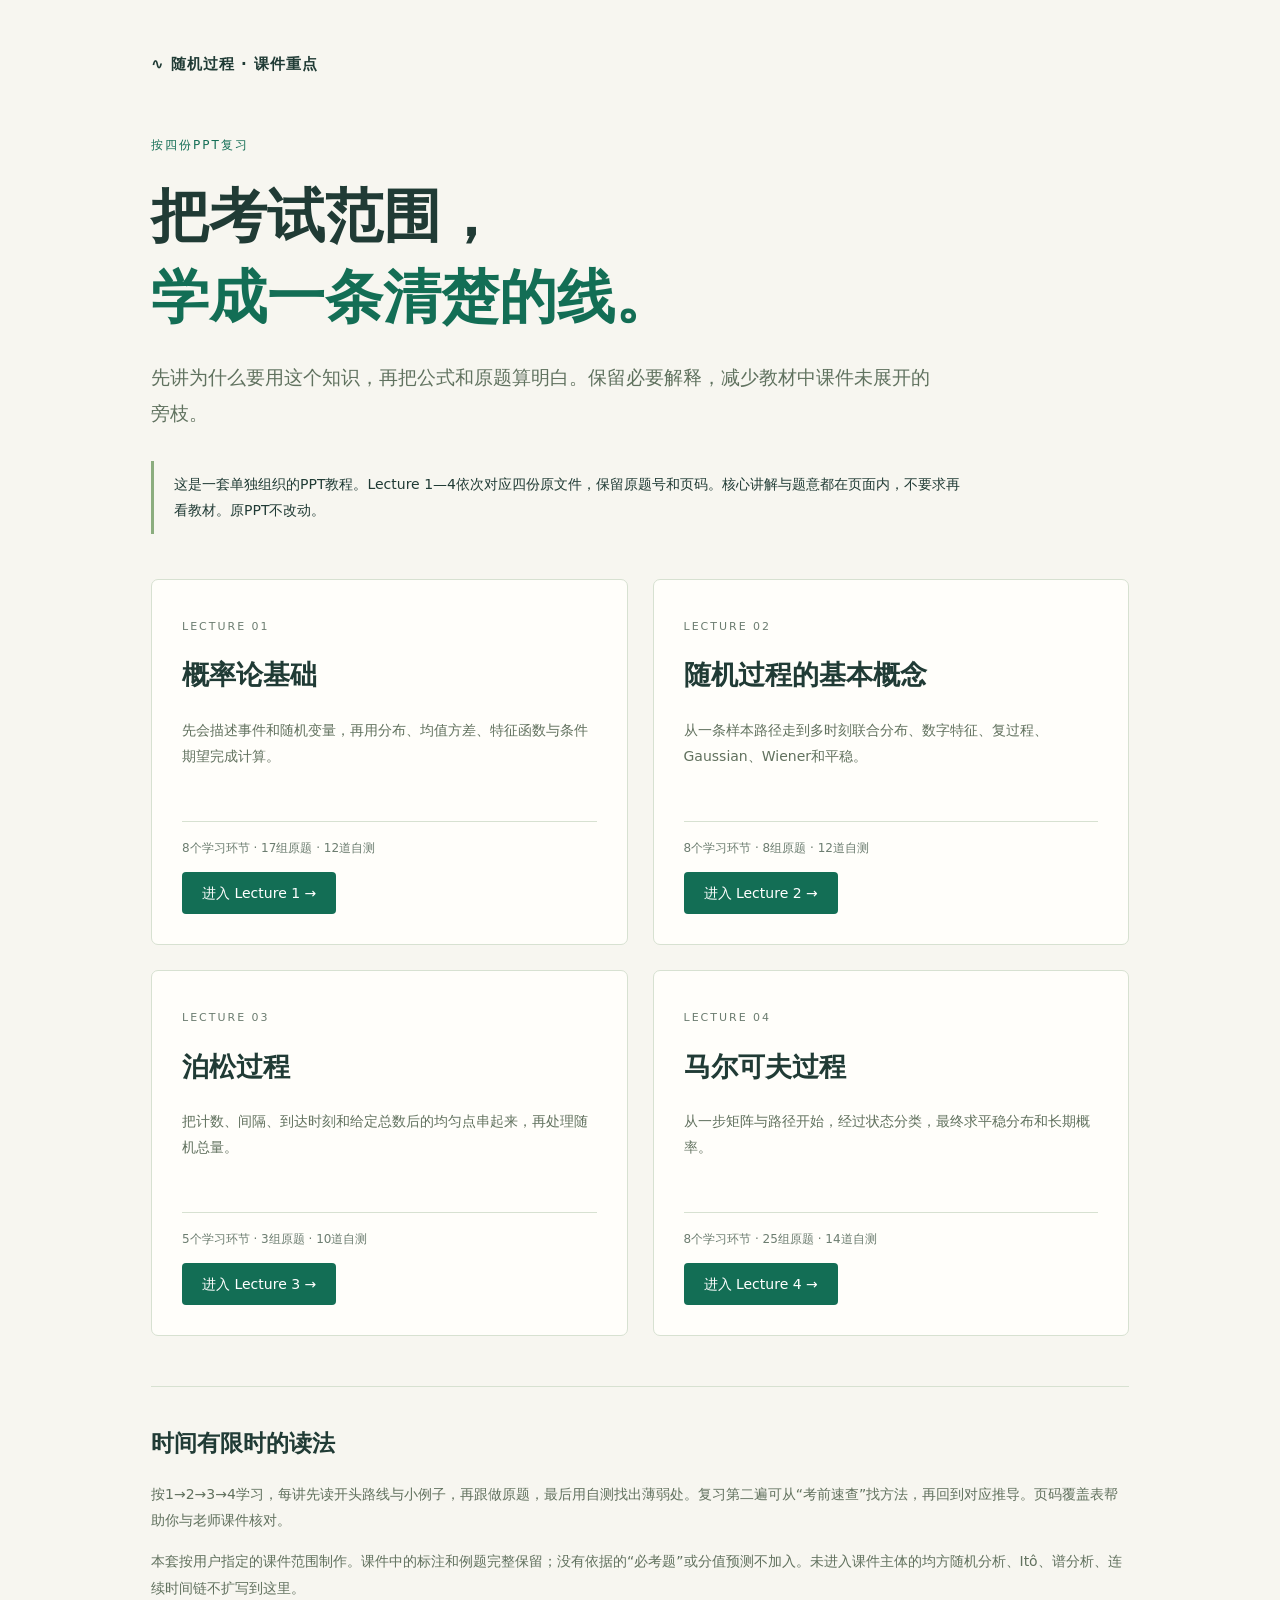
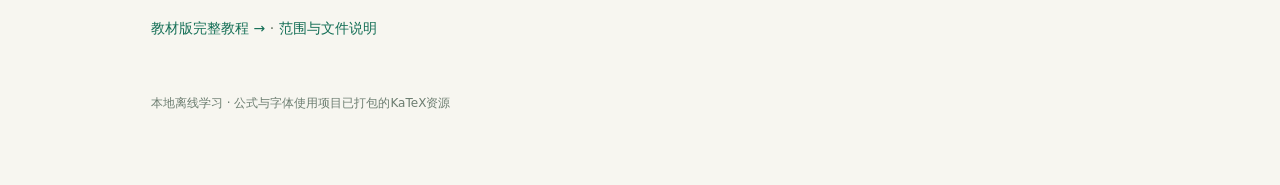
<file: lecture/index.html>
<!doctype html><html lang="zh-CN"><head><meta charset="utf-8"><meta name="viewport" content="width=device-width,initial-scale=1"><title>随机过程 · 四份PPT考试重点</title><style>
:root{color-scheme:light;--ink:#203b35;--accent:#136e55;--muted:#6c7d70;--line:#d7e1d1}*{box-sizing:border-box}body{margin:0;background:#f7f6f0;color:var(--ink);font-family:'Noto Sans CJK SC','Microsoft YaHei',system-ui,sans-serif;line-height:1.9}main{max-width:1050px;margin:auto;padding:50px 36px 70px}.brand{font-size:15px;font-weight:700;letter-spacing:1px}.brand span{font-size:30px;vertical-align:middle;margin-right:10px}.eyebrow{font-size:12px;color:var(--accent);letter-spacing:2px;margin-top:55px}h1{font-family:'Noto Serif CJK SC','Songti SC',serif;font-size:58px;line-height:1.4;font-weight:650;margin:20px 0}h1 em{font-style:normal;color:var(--accent)}.lead{font-size:19px;color:#60725f;max-width:780px}.promise{border-left:3px solid #8bad7e;padding:10px 20px;font-size:14px;max-width:830px;margin:30px 0 45px}.chapters{display:grid;grid-template-columns:1fr 1fr;gap:25px}article{background:#fffefa;border:1px solid var(--line);padding:30px;border-radius:7px}article small{font-size:11px;letter-spacing:2px;color:var(--muted)}h2{font-family:'Noto Serif CJK SC','Songti SC',serif;font-size:27px;margin:10px 0 15px}article p{font-size:14px;color:#61715e;min-height:80px}article .meta{font-size:12px;color:var(--muted);min-height:0;border-top:1px solid var(--line);padding-top:15px;margin-top:24px}a{color:var(--accent);text-decoration:none}a:hover{text-decoration:underline}.button{display:inline-block;background:var(--accent);color:#fff;padding:8px 20px;border-radius:4px;font-size:14px;margin-top:12px}.button:hover{background:#0d593f;text-decoration:none}a:focus-visible{outline:3px solid #c4994d;outline-offset:5px}.how{margin-top:50px;padding-top:25px;border-top:1px solid var(--line)}.how h2{font-size:23px}.how p{font-size:14px;color:#61715e}footer{font-size:12px;color:var(--muted);margin-top:50px}@media(max-width:650px){main{padding:27px 23px 40px}h1{font-size:40px}.eyebrow{margin-top:35px}.lead{font-size:16px}.chapters{grid-template-columns:1fr;gap:18px}article{padding:24px}article p{min-height:0}h2{font-size:24px}.promise{padding:8px 15px}}
</style></head><body><main><div class="brand">∿ 随机过程 · 课件重点</div><div class="eyebrow">按四份PPT复习</div><h1>把考试范围，<br><em>学成一条清楚的线。</em></h1><p class="lead">先讲为什么要用这个知识，再把公式和原题算明白。保留必要解释，减少教材中课件未展开的旁枝。</p><div class="promise">这是一套单独组织的PPT教程。Lecture 1—4依次对应四份原文件，保留原题号和页码。核心讲解与题意都在页面内，不要求再看教材。原PPT不改动。</div><div class="chapters"><article><small>LECTURE 01</small><h2>概率论基础</h2><p>先会描述事件和随机变量，再用分布、均值方差、特征函数与条件期望完成计算。</p><div class="meta">8个学习环节 · 17组原题 · 12道自测</div><a class="button" href="lecture1/index.html">进入 Lecture 1 →</a></article><article><small>LECTURE 02</small><h2>随机过程的基本概念</h2><p>从一条样本路径走到多时刻联合分布、数字特征、复过程、Gaussian、Wiener和平稳。</p><div class="meta">8个学习环节 · 8组原题 · 12道自测</div><a class="button" href="lecture2/index.html">进入 Lecture 2 →</a></article><article><small>LECTURE 03</small><h2>泊松过程</h2><p>把计数、间隔、到达时刻和给定总数后的均匀点串起来，再处理随机总量。</p><div class="meta">5个学习环节 · 3组原题 · 10道自测</div><a class="button" href="lecture3/index.html">进入 Lecture 3 →</a></article><article><small>LECTURE 04</small><h2>马尔可夫过程</h2><p>从一步矩阵与路径开始，经过状态分类，最终求平稳分布和长期概率。</p><div class="meta">8个学习环节 · 25组原题 · 14道自测</div><a class="button" href="lecture4/index.html">进入 Lecture 4 →</a></article></div><section class="how"><h2>时间有限时的读法</h2><p>按1→2→3→4学习，每讲先读开头路线与小例子，再跟做原题，最后用自测找出薄弱处。复习第二遍可从“考前速查”找方法，再回到对应推导。页码覆盖表帮助你与老师课件核对。</p><p>本套按用户指定的课件范围制作。课件中的标注和例题完整保留；没有依据的“必考题”或分值预测不加入。未进入课件主体的均方随机分析、Itô、谱分析、连续时间链不扩写到这里。</p><p><a href="../index.html">教材版完整教程 →</a> · <a href="阅读说明.md">范围与文件说明</a></p></section><footer>本地离线学习 · 公式与字体使用项目已打包的KaTeX资源</footer></main></body></html>
</file>
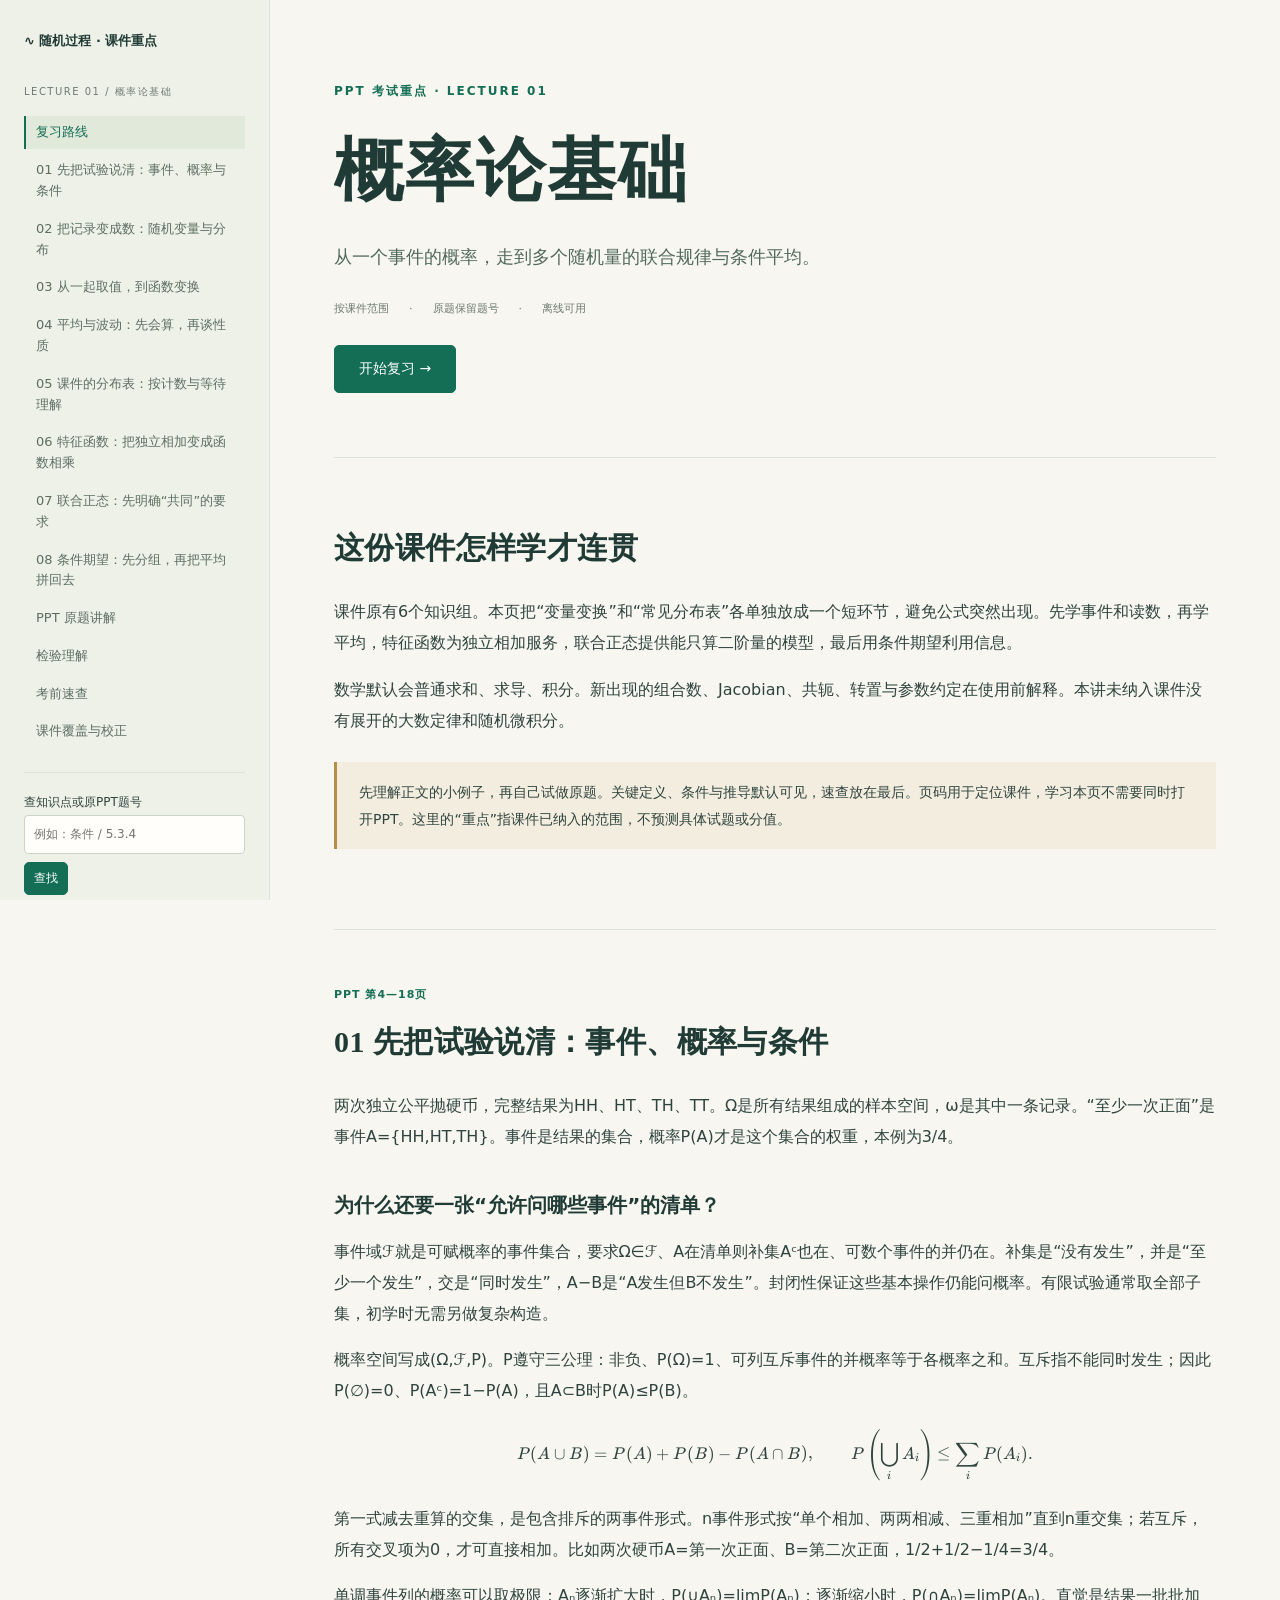
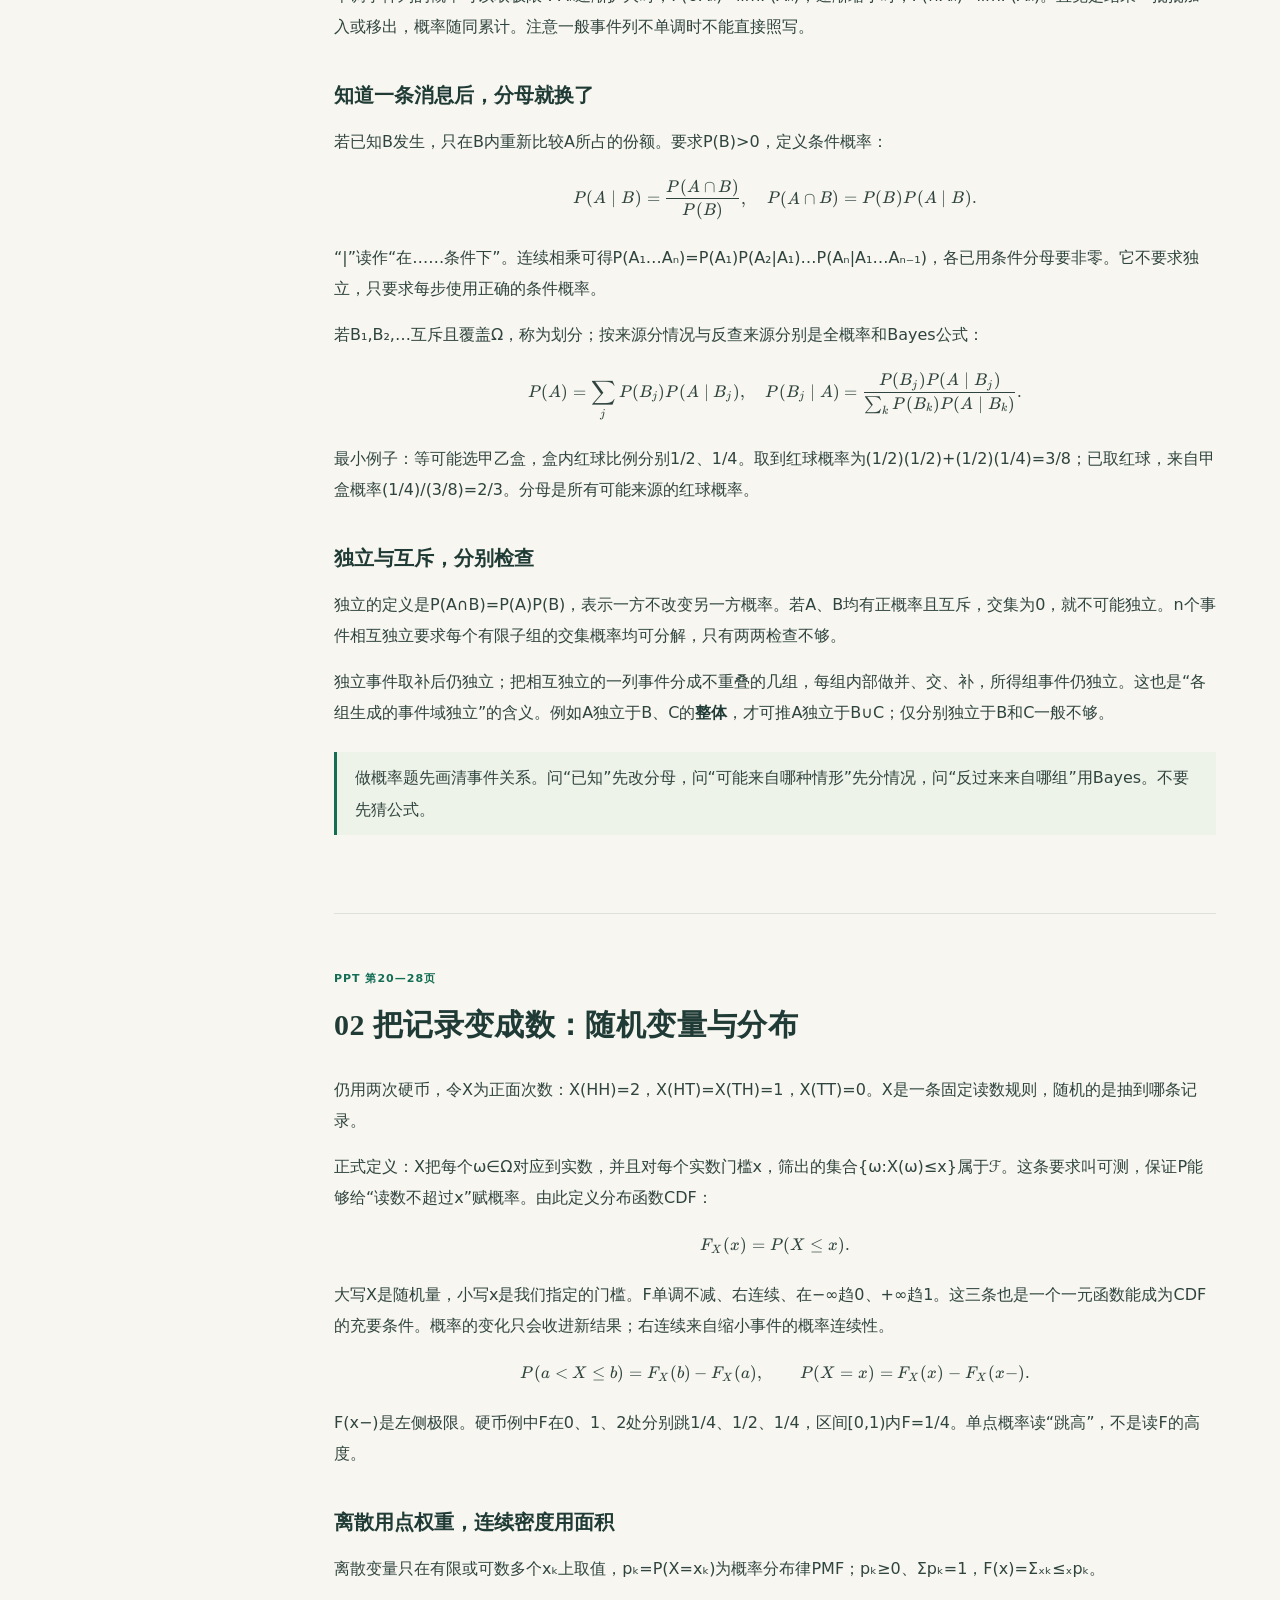
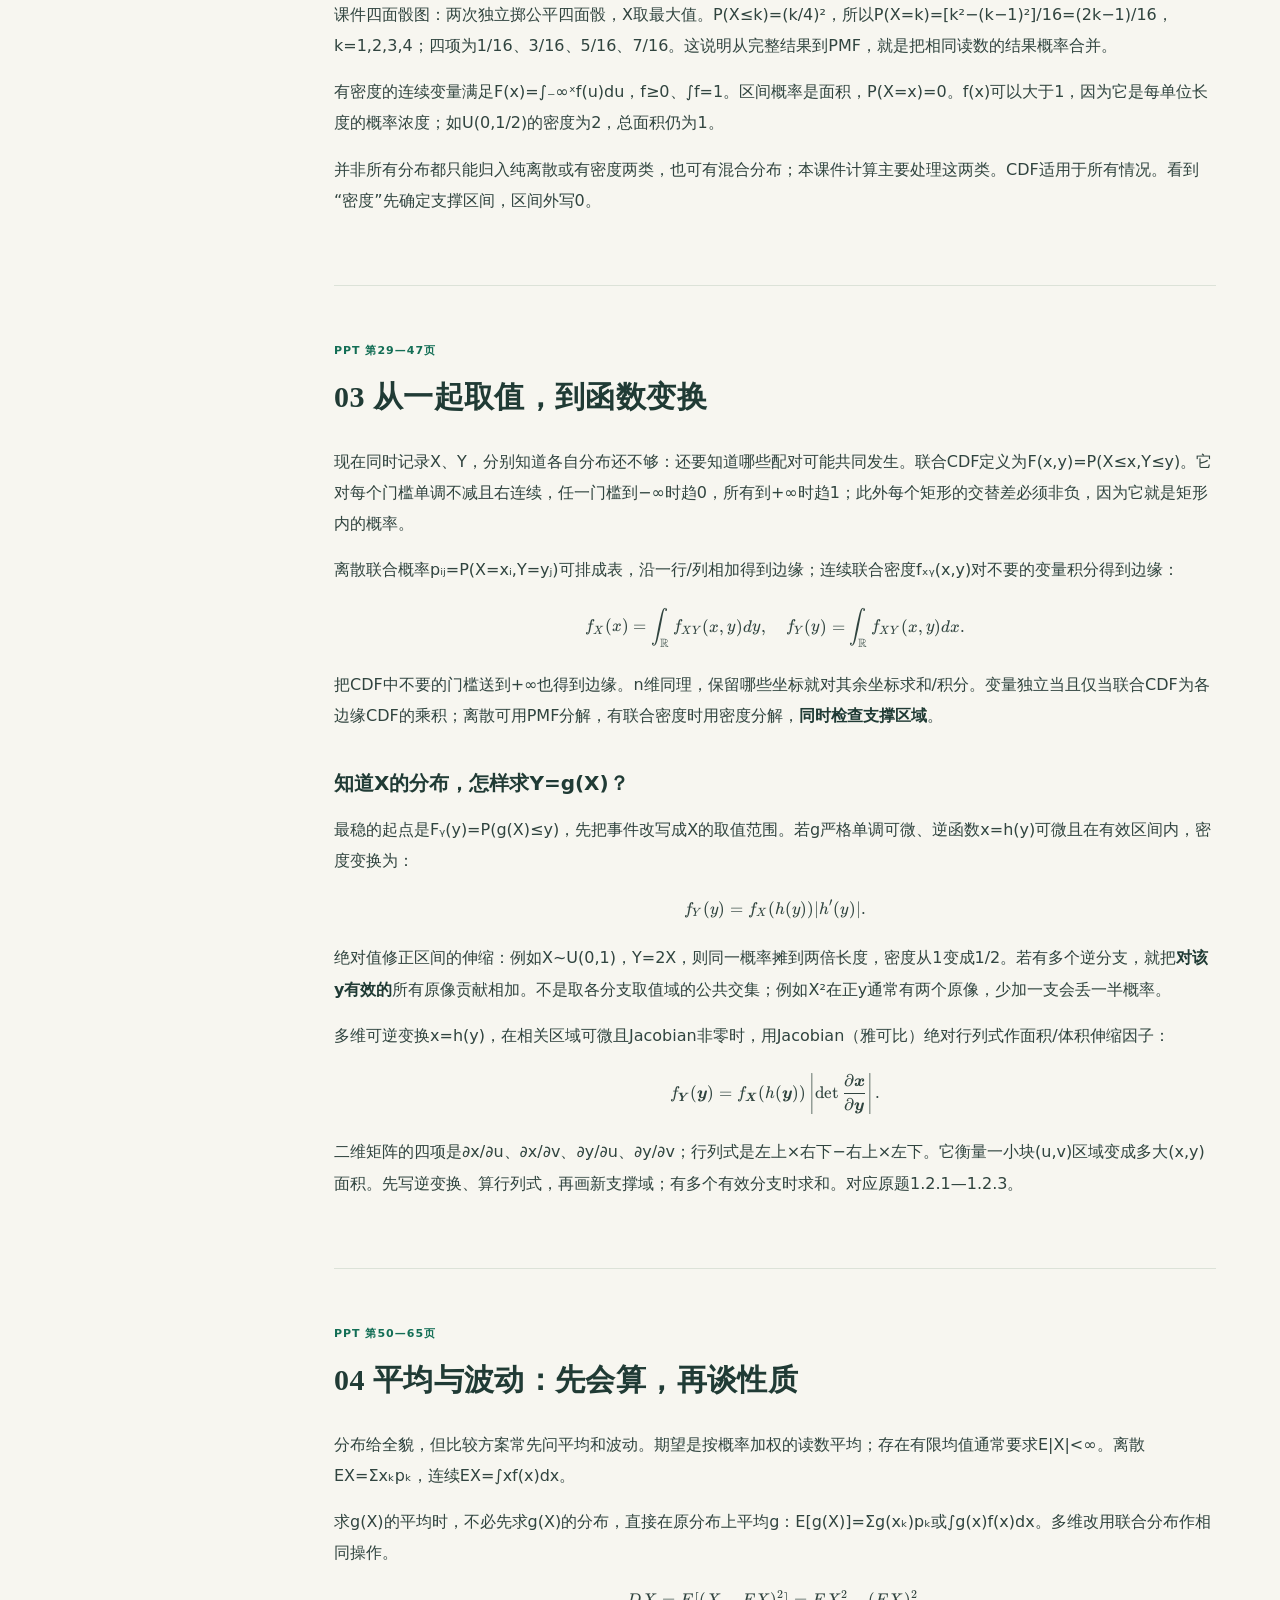
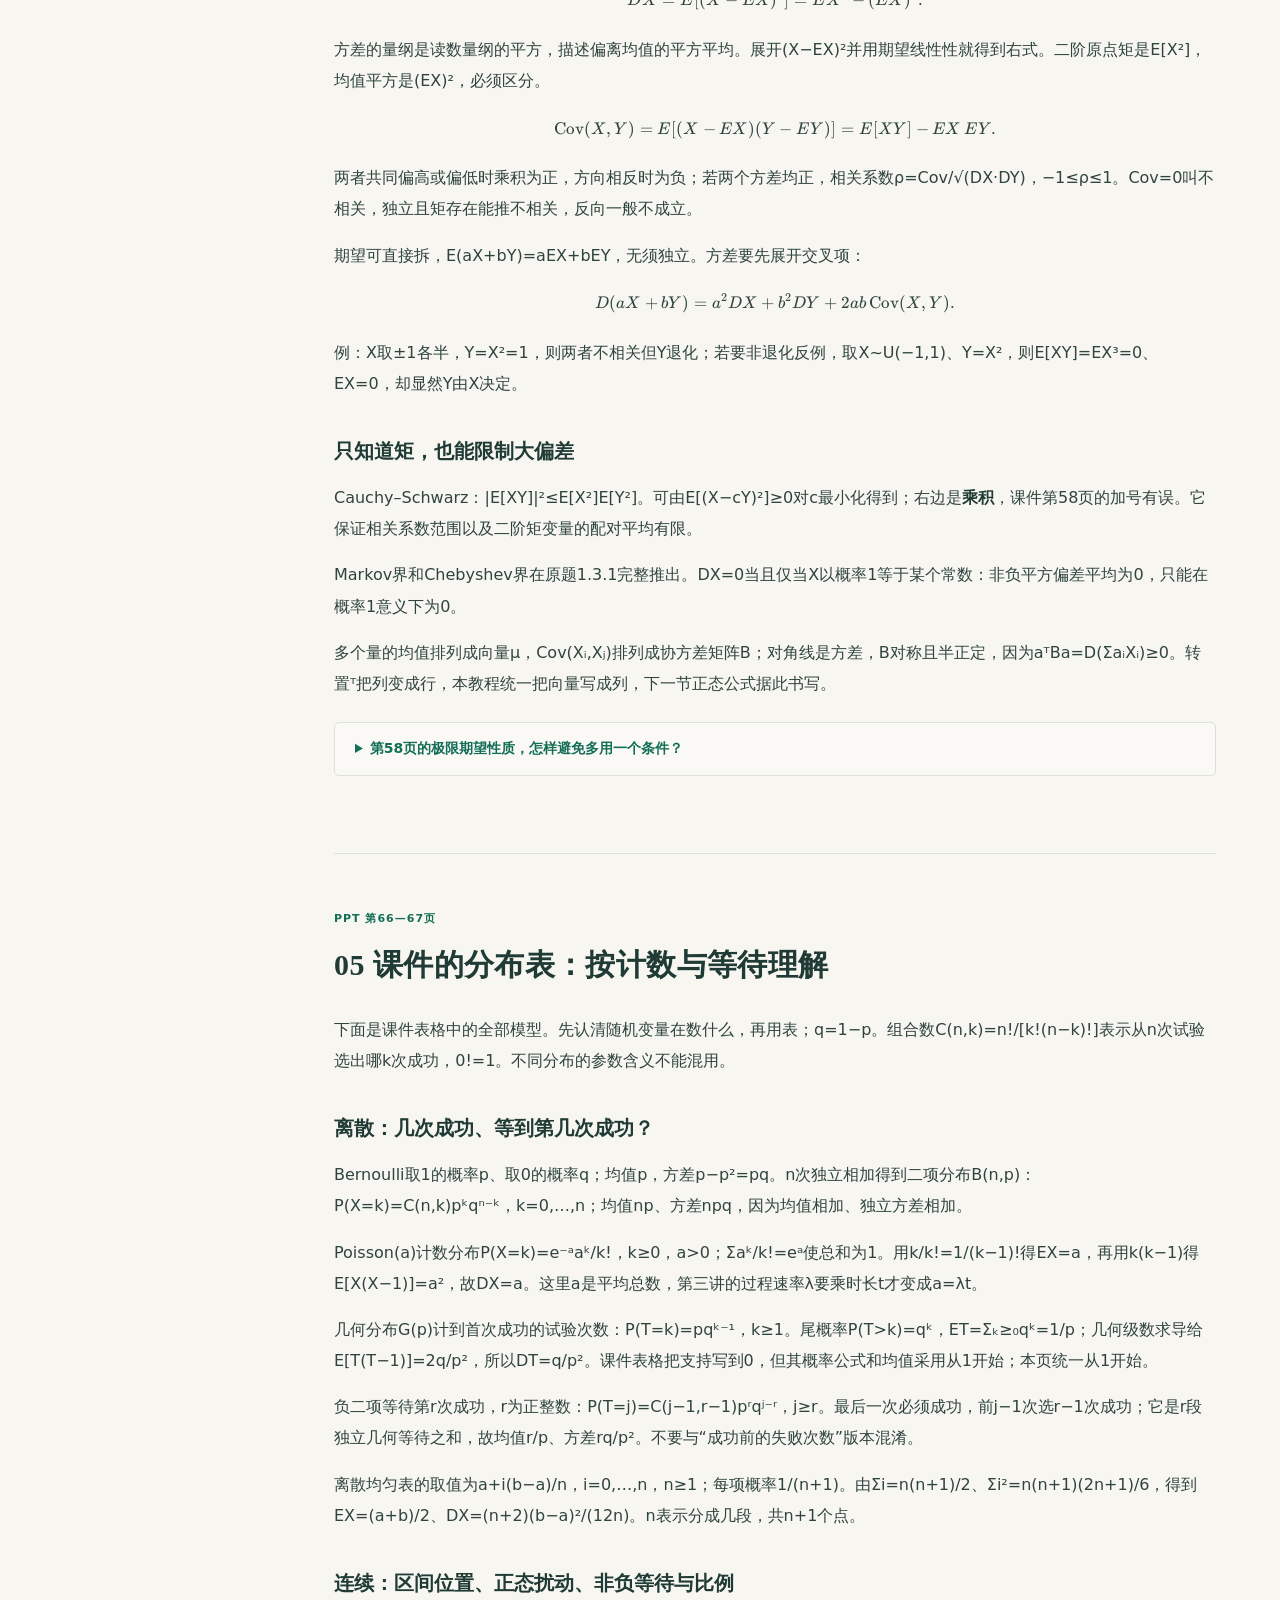
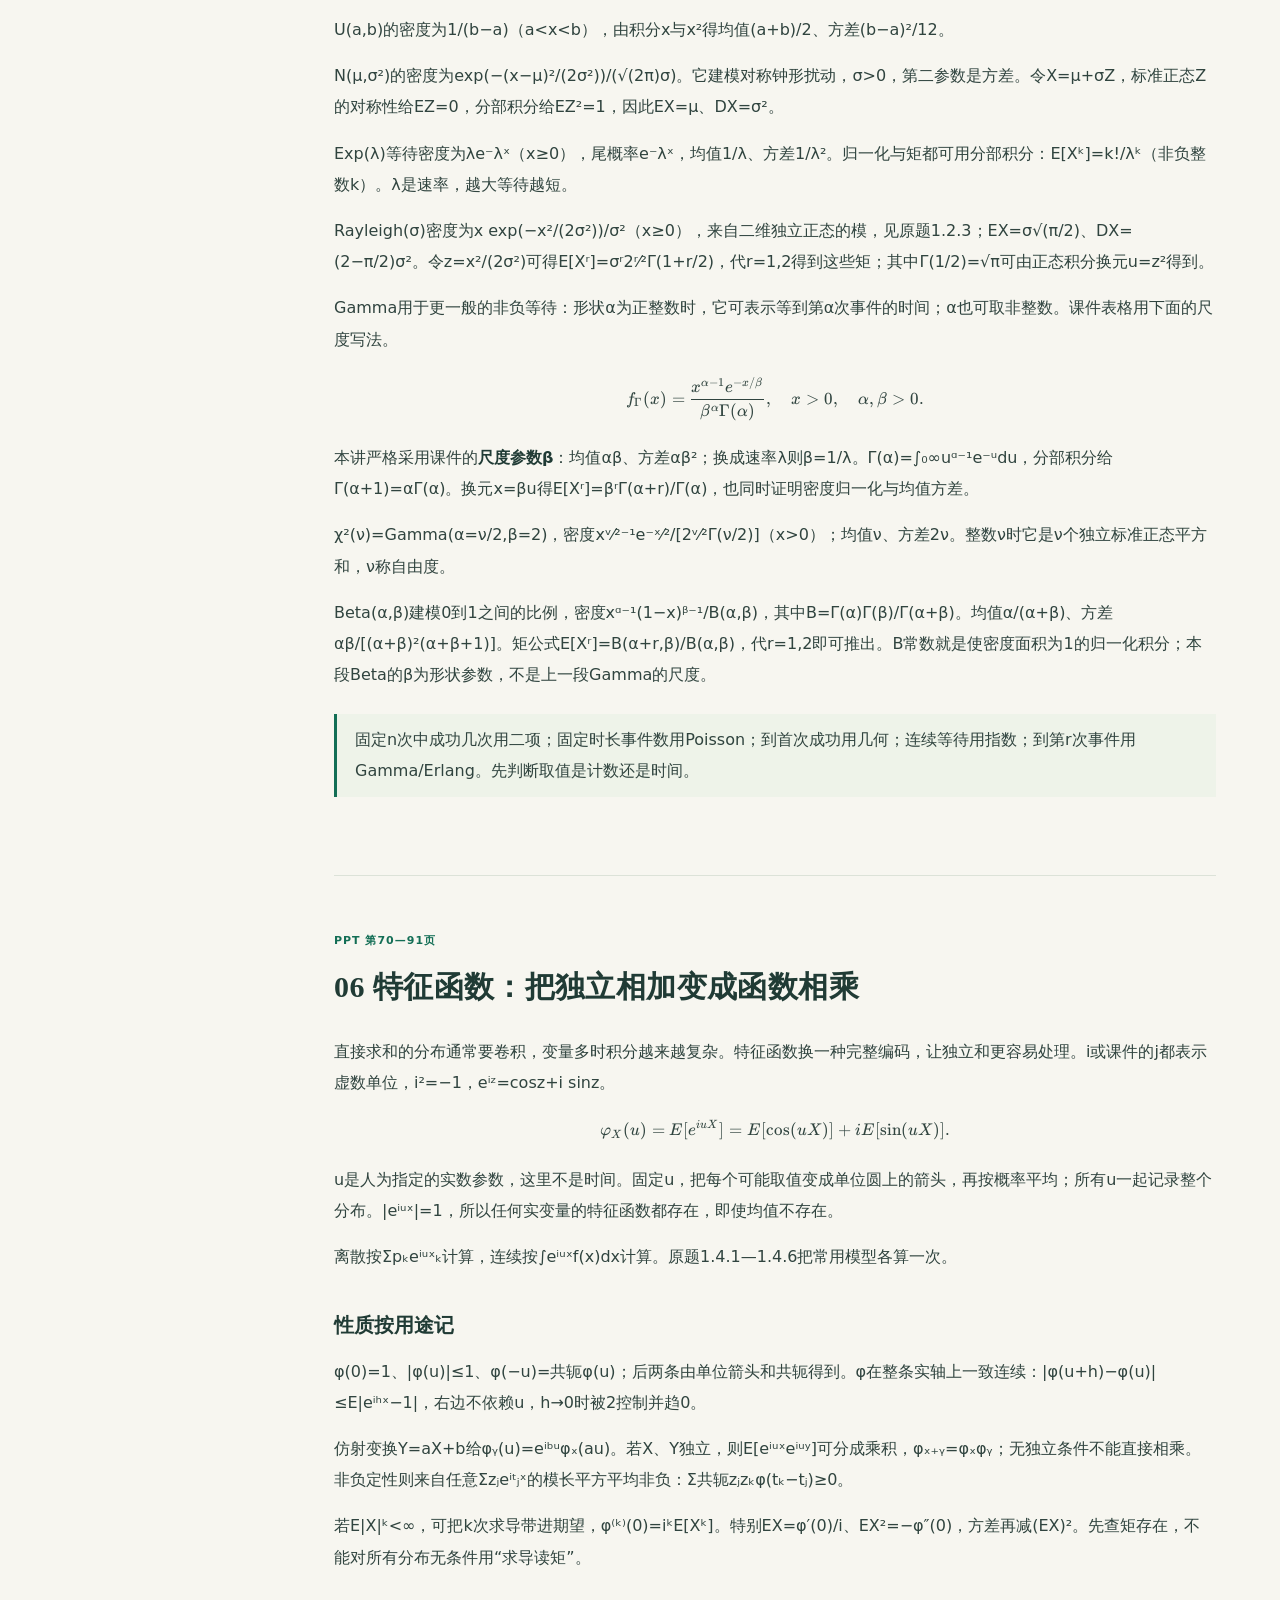
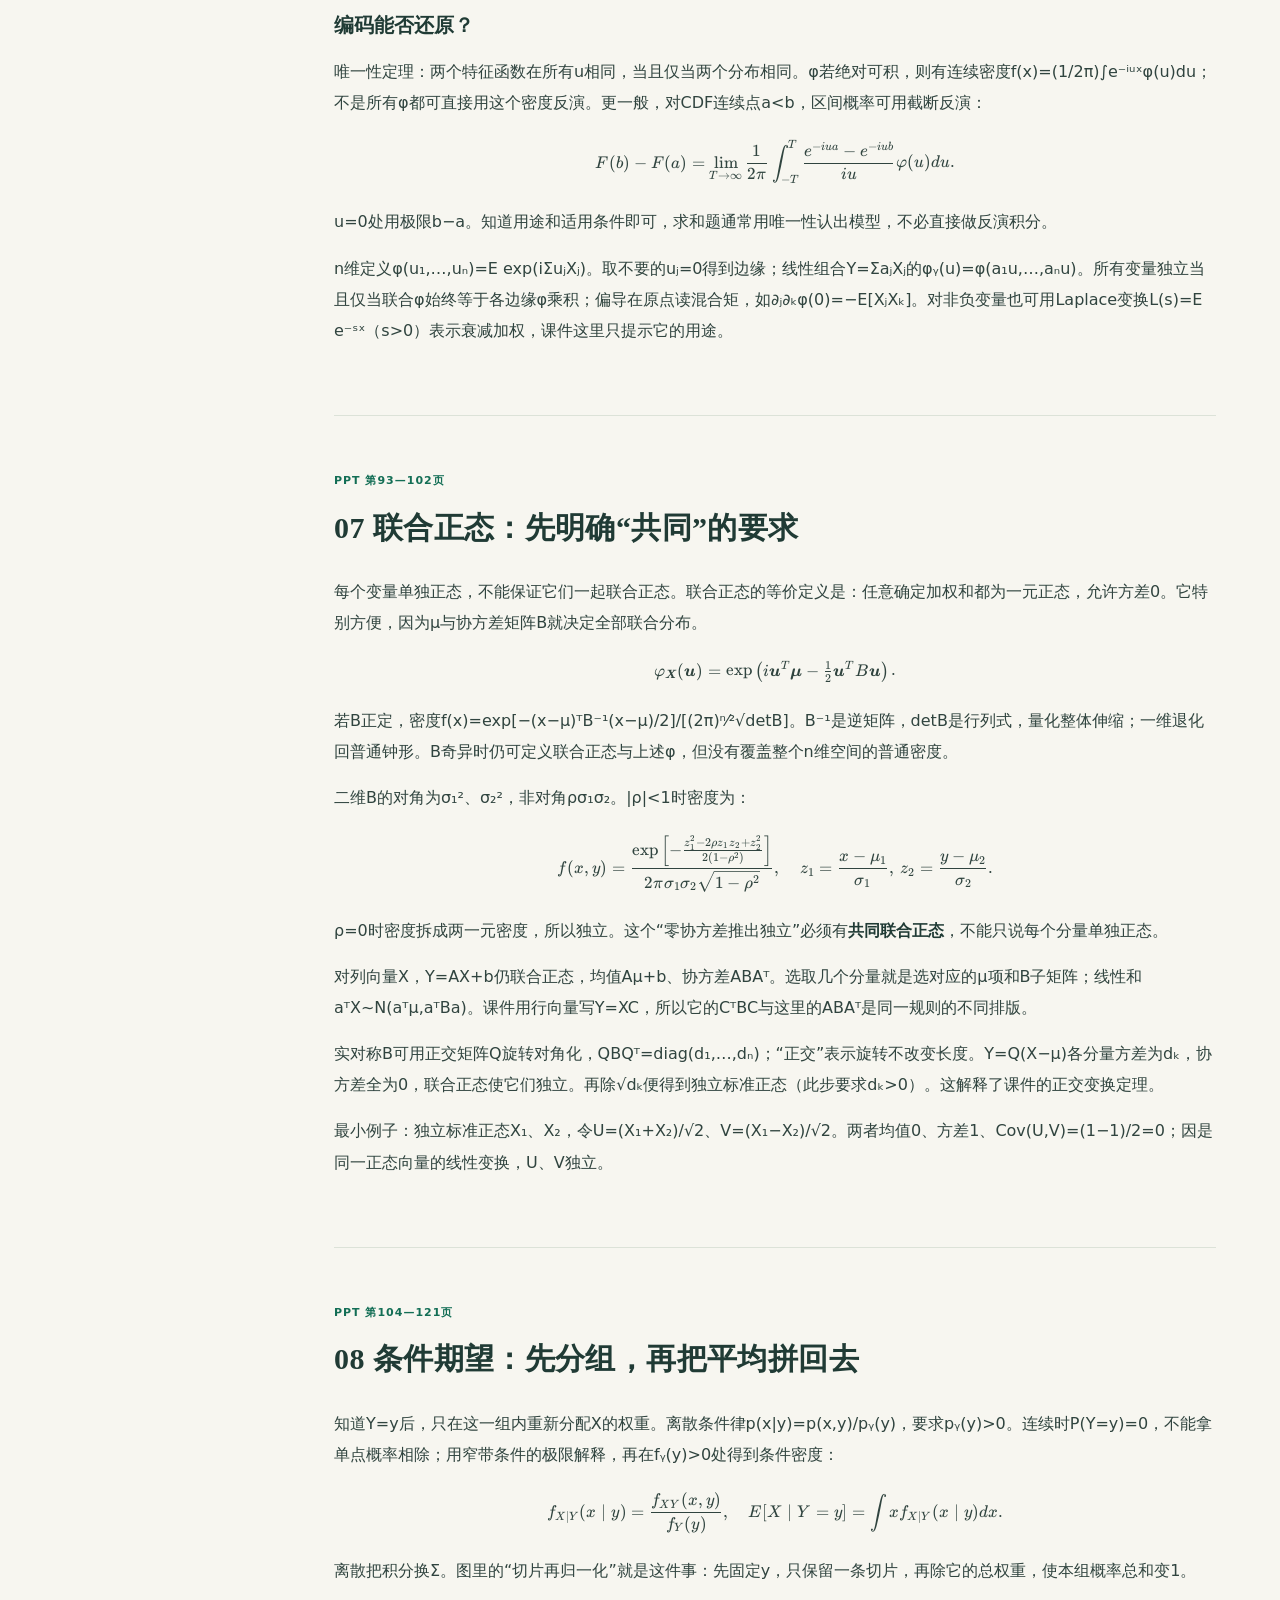
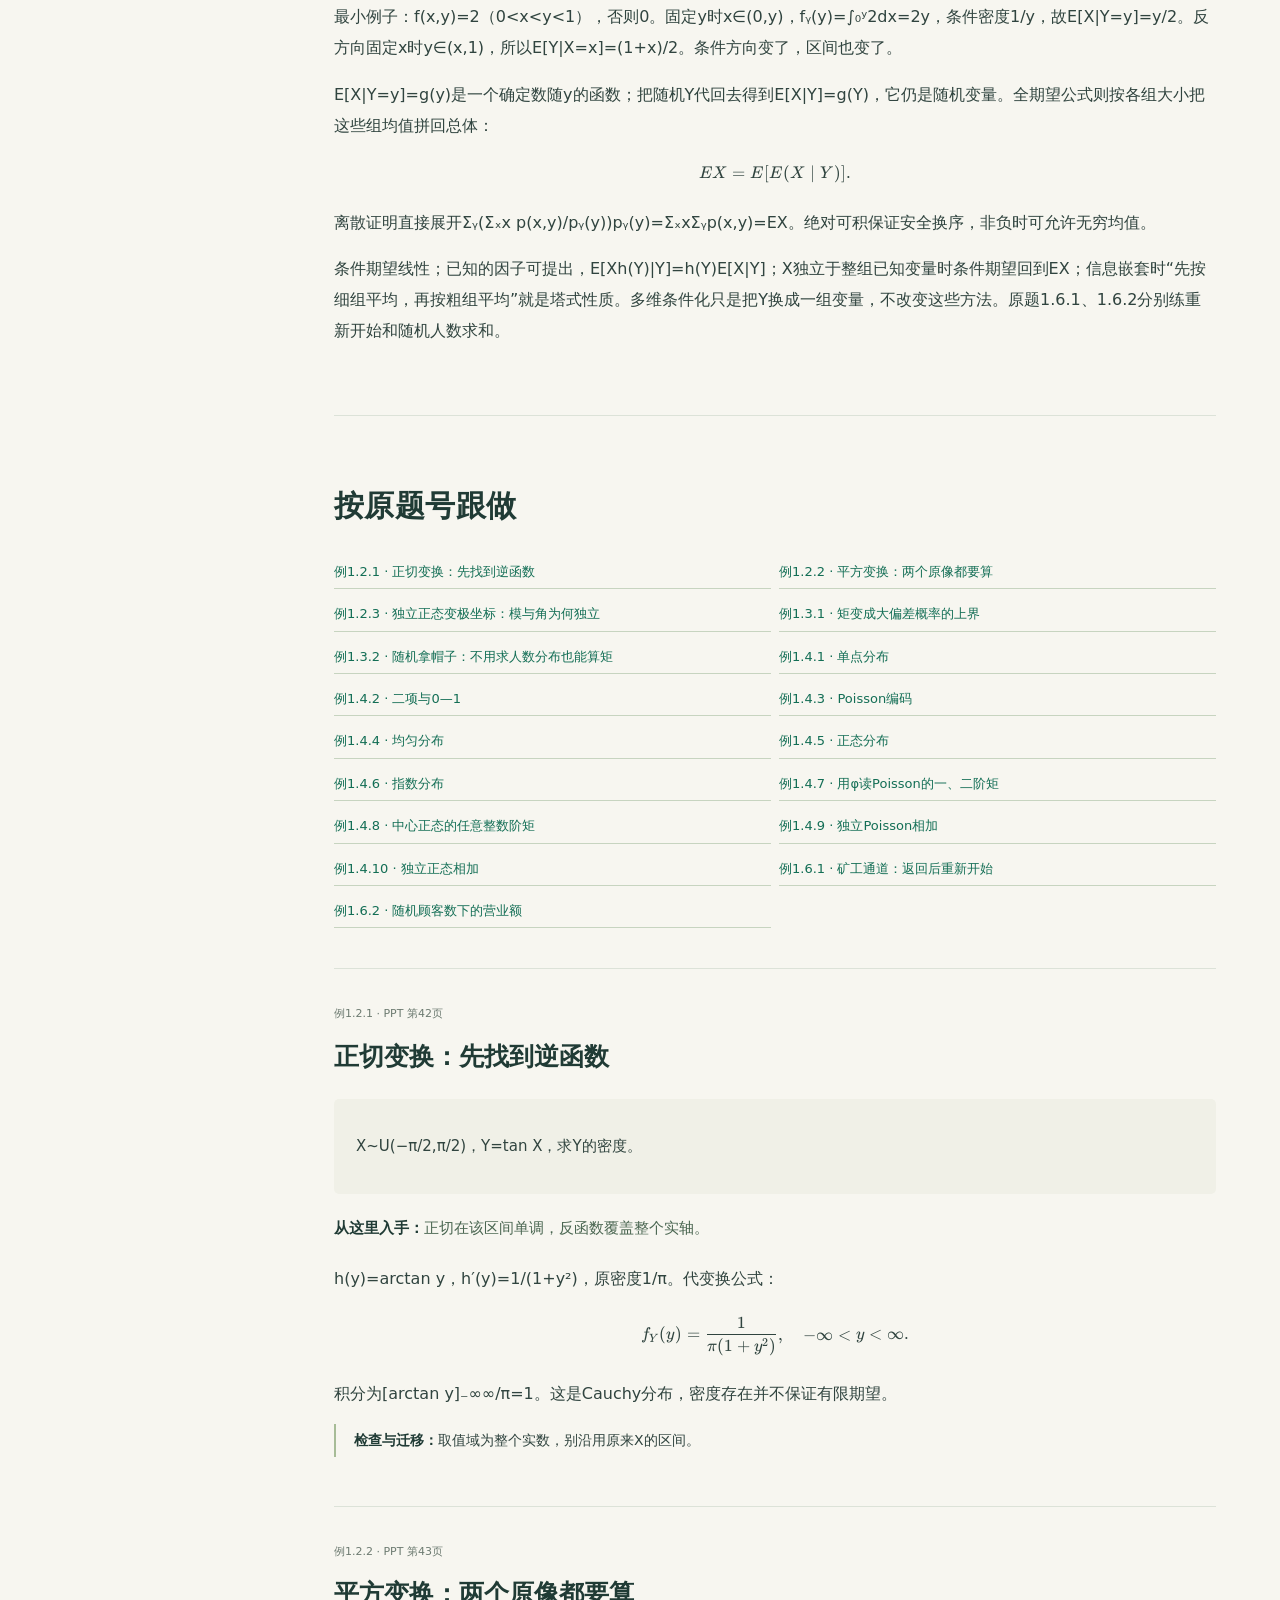
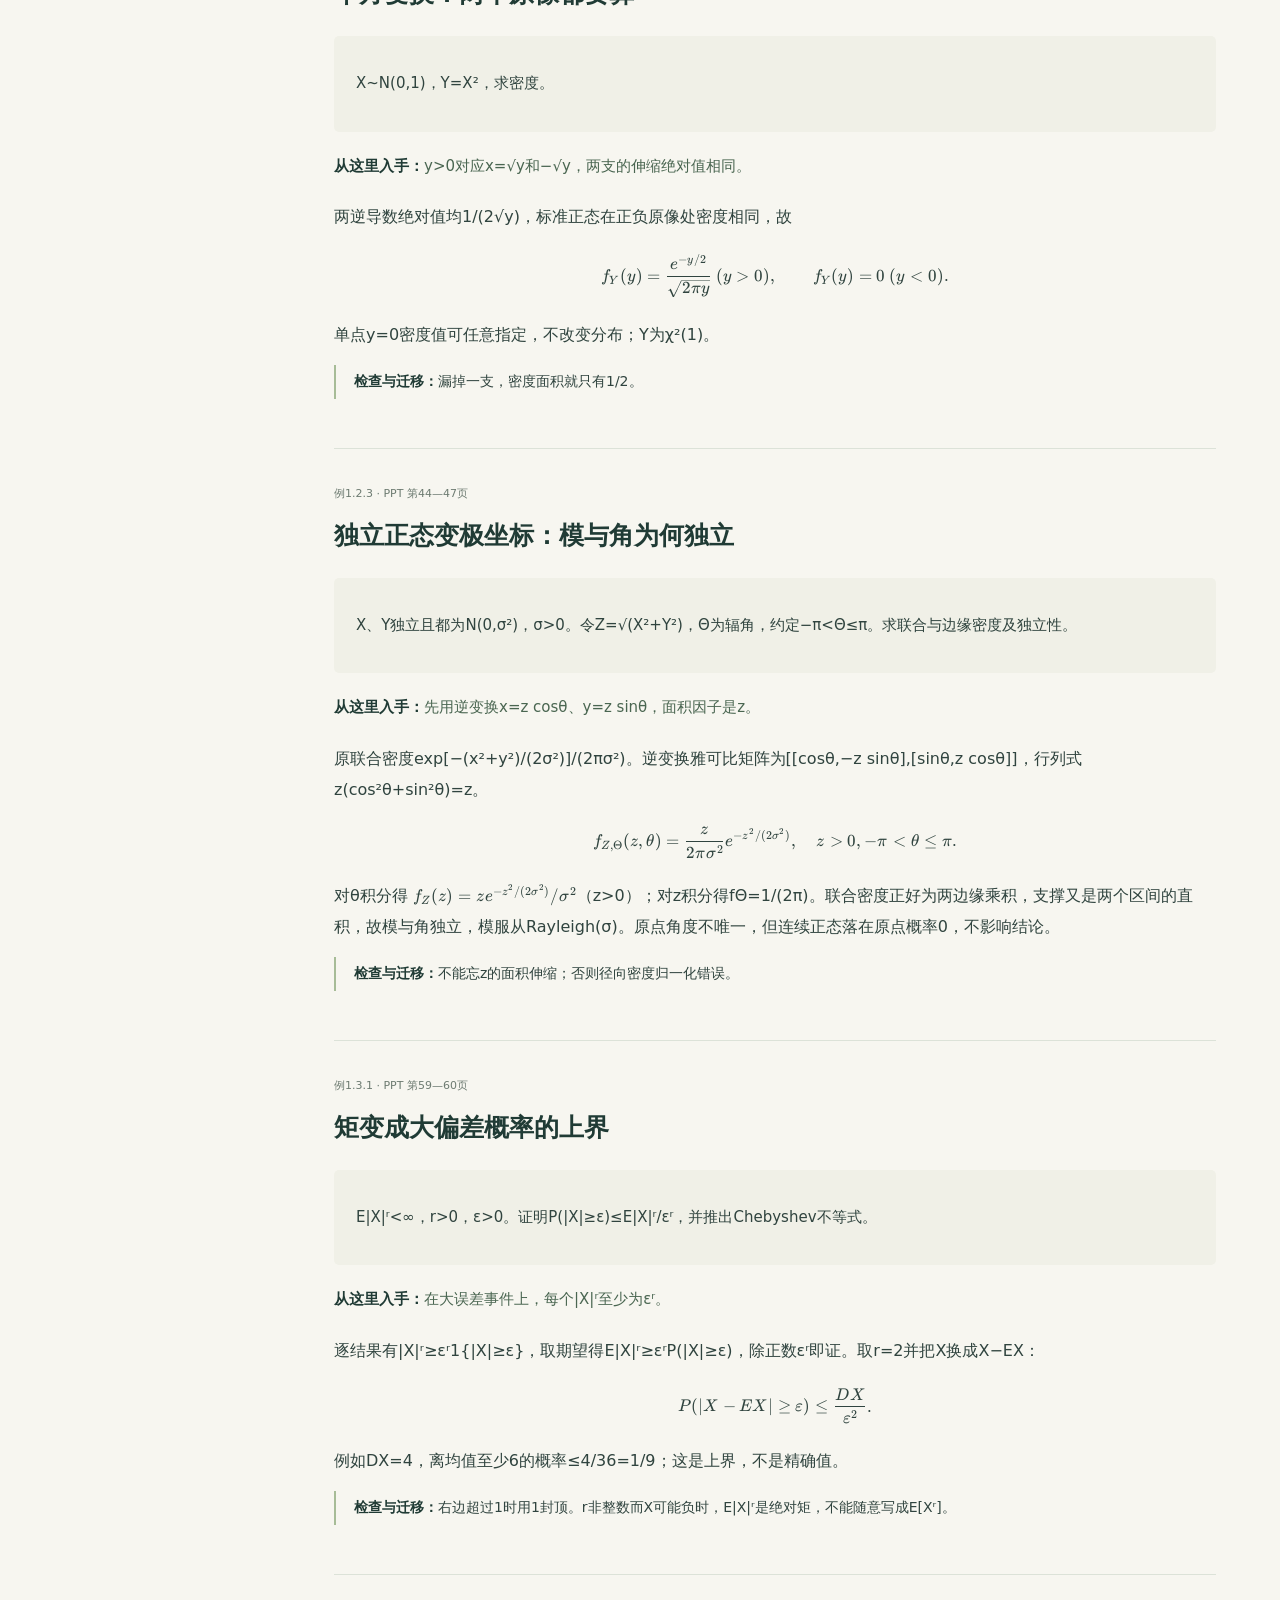
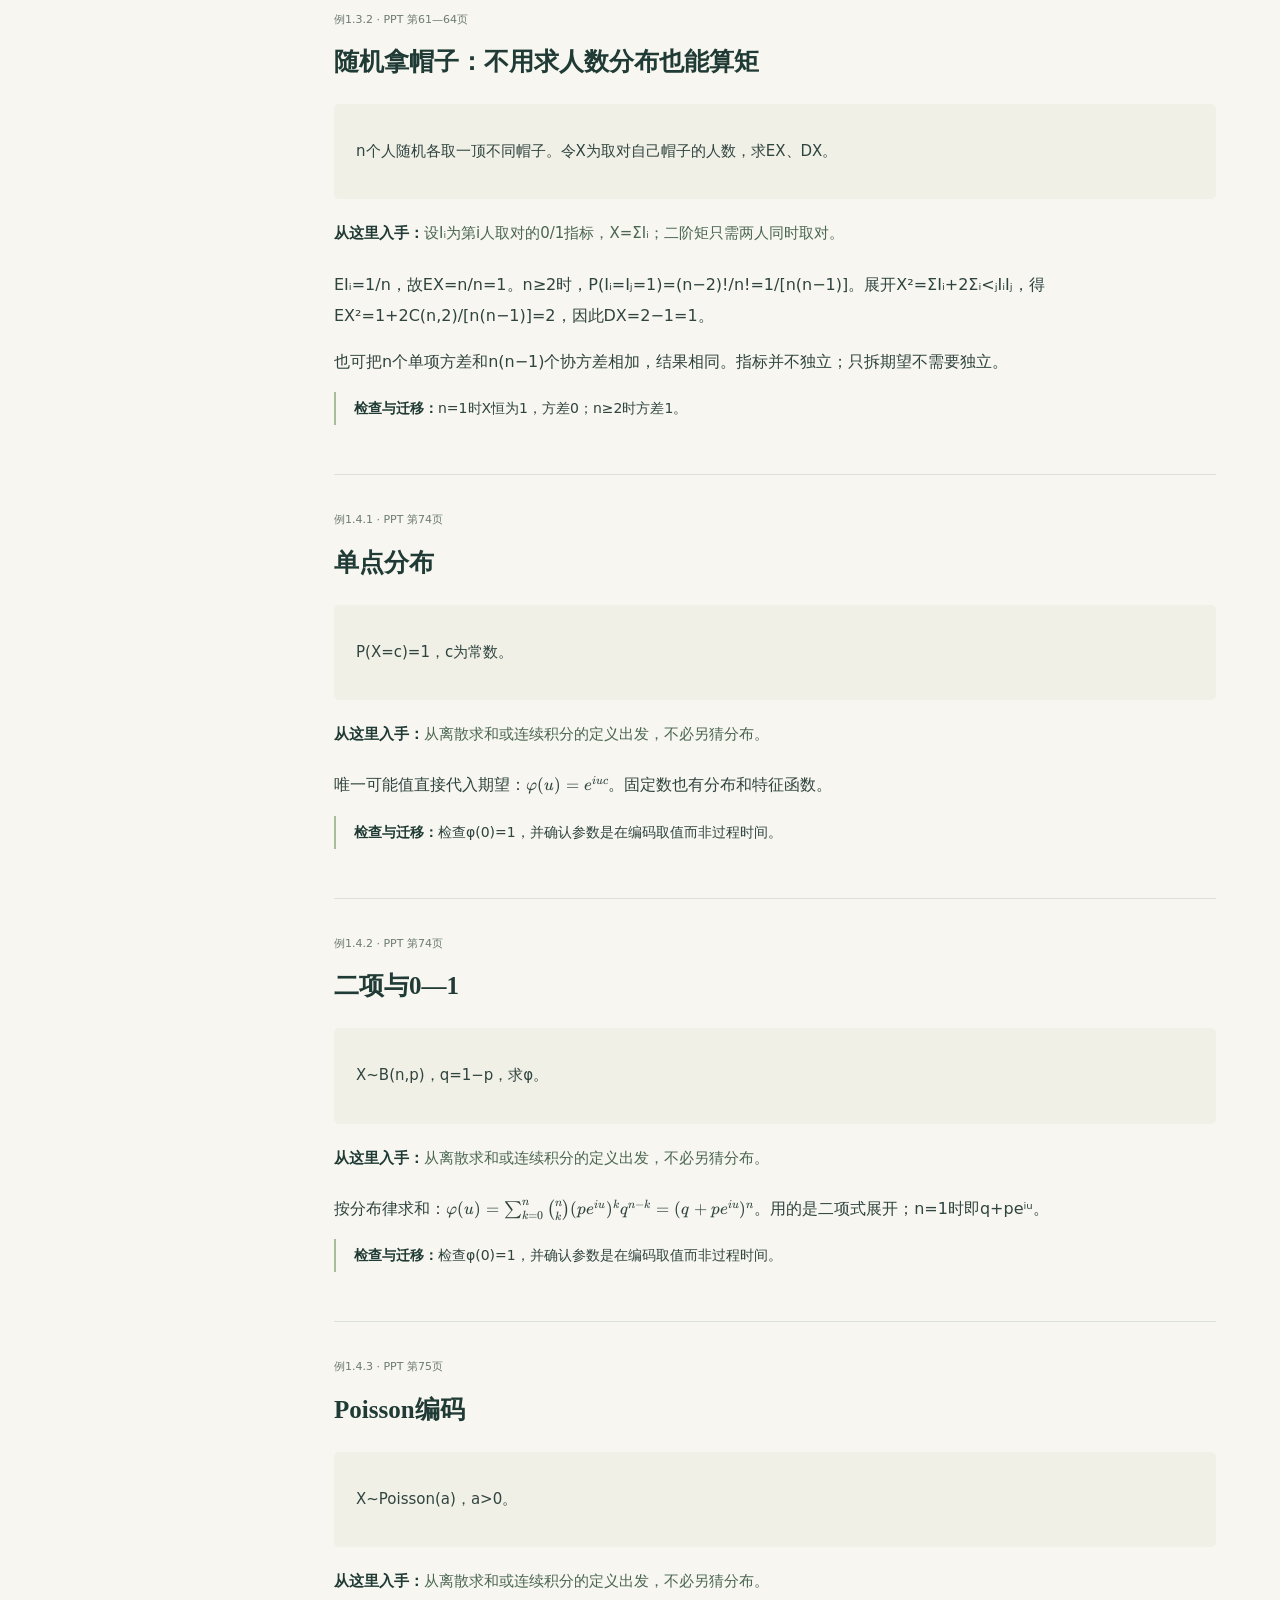
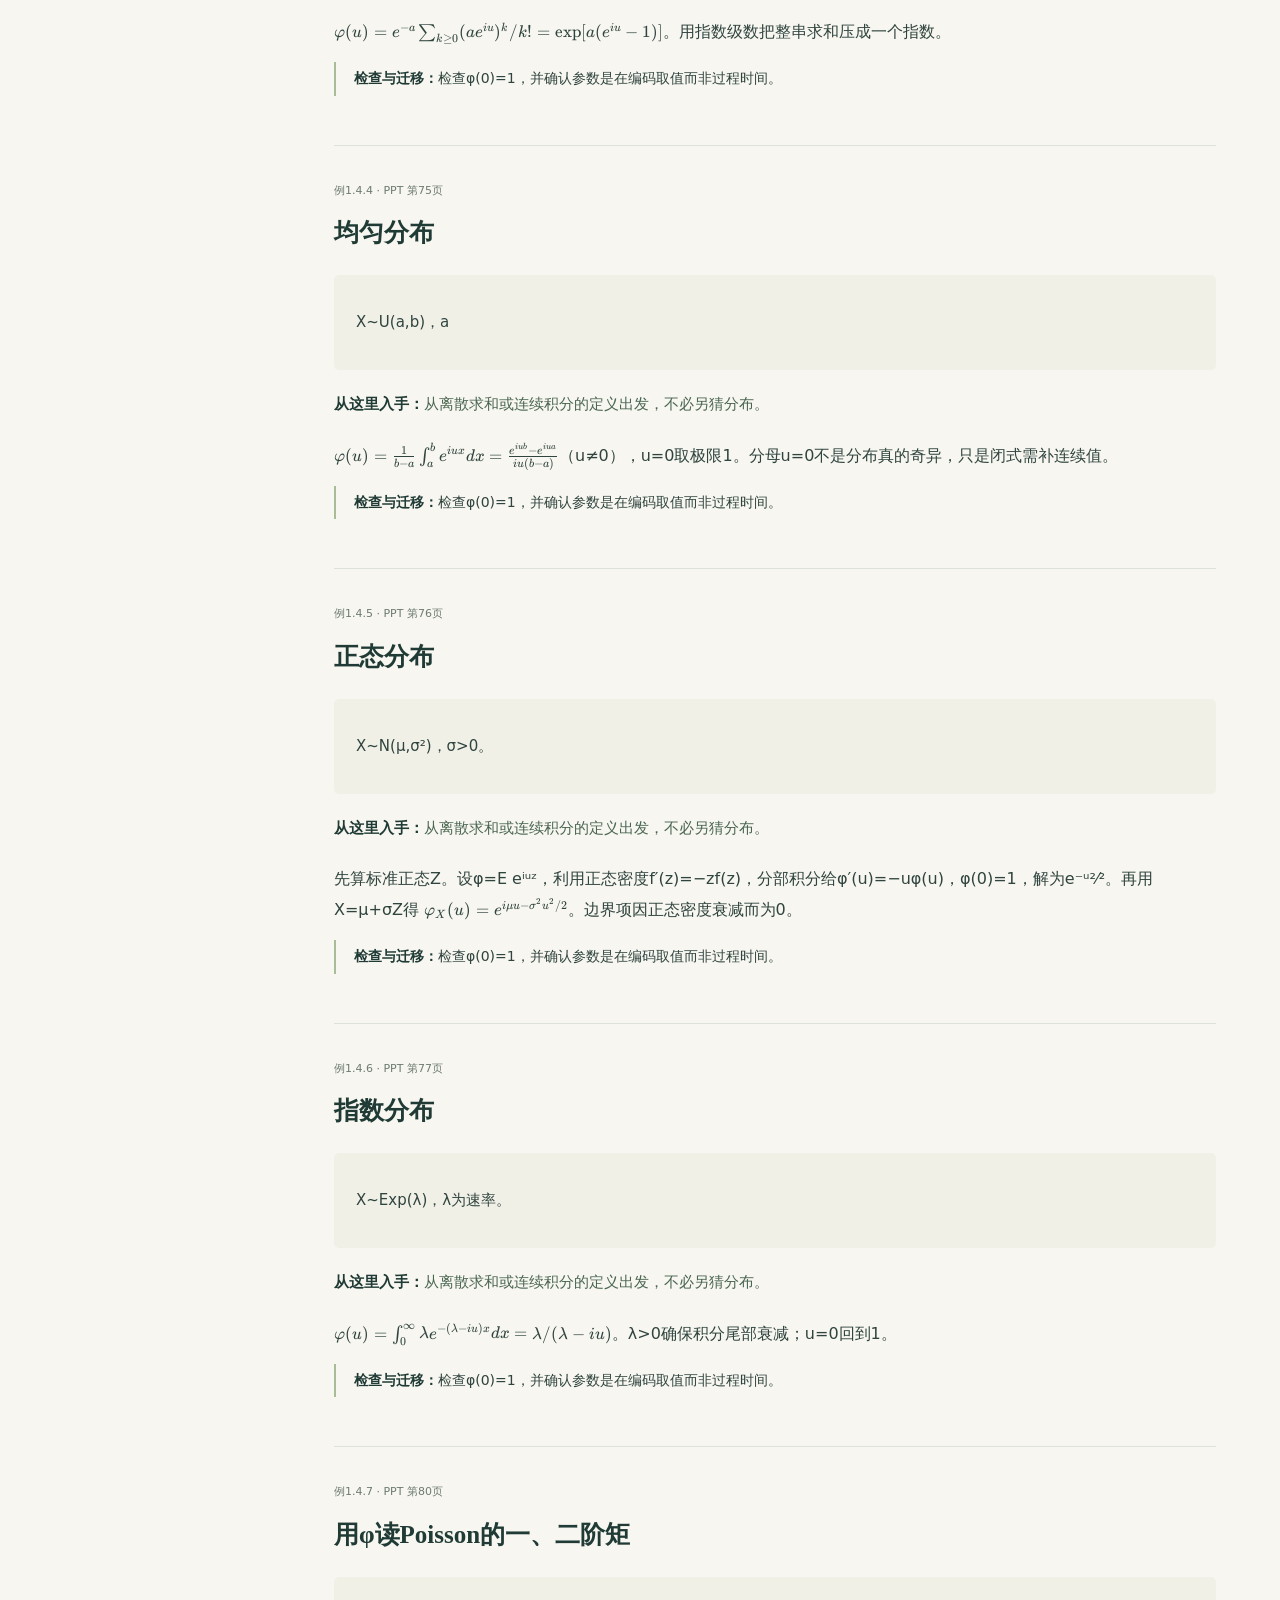
<file: lecture/lecture1/index.html>
<!doctype html><html lang="zh-CN"><head><meta charset="utf-8"><meta name="viewport" content="width=device-width,initial-scale=1"><meta name="description" content="按课件范围编写的随机过程考试重点教程，讲解概念联系、原题推导与做题方法，可离线阅读。"><title>Lecture 1 · 概率论基础</title><link rel="stylesheet" href="../../chapter2/assets/katex/katex.min.css"><link rel="stylesheet" href="../../chapter2/style.css"><link rel="stylesheet" href="../../shared.css"><link rel="stylesheet" href="../lecture.css"><script defer src="../../chapter2/assets/katex/katex.min.js"></script><script defer src="../../chapter2/assets/katex/contrib/auto-render.min.js"></script><script defer src="app.js"></script></head><body><div id="reading-progress" aria-hidden="true"></div><aside class="sidebar"><a class="brand" href="../index.html">∿ 随机过程 · 课件重点</a><p class="side-label">LECTURE 01 / 概率论基础</p><nav aria-label="讲义目录"><a href="#start">复习路线</a><a href="#events">01 先把试验说清：事件、概率与条件</a><a href="#distribution">02 把记录变成数：随机变量与分布</a><a href="#joint-transform">03 从一起取值，到函数变换</a><a href="#moments">04 平均与波动：先会算，再谈性质</a><a href="#models">05 课件的分布表：按计数与等待理解</a><a href="#characteristic">06 特征函数：把独立相加变成函数相乘</a><a href="#normal">07 联合正态：先明确“共同”的要求</a><a href="#conditional">08 条件期望：先分组，再把平均拼回去</a><a href="#examples">PPT 原题讲解</a><a href="#review">检验理解</a><a href="#quick">考前速查</a><a href="#coverage">课件覆盖与校正</a></nav><div class="side-bottom"><label for="search">查知识点或原PPT题号</label><input id="search" type="search" placeholder="例如：条件 / 5.3.4"><button id="search-button">查找</button><p id="search-status" role="status"></p><button id="print">打印 / 保存为 PDF</button><p><a href="../index.html">← 复习总目录</a> · <a href="../lecture2/index.html">Lecture 2 →</a></p></div></aside><main><header class="hero" id="start"><div class="eyebrow">PPT 考试重点 · LECTURE 01</div><h1>概率论基础</h1><p class="lead">从一个事件的概率，走到多个随机量的联合规律与条件平均。</p><div class="hero-meta"><span>按课件范围</span><span>原题保留题号</span><span>离线可用</span></div><a class="primary" href="#events">开始复习 →</a></header><section class="intro"><h2>这份课件怎样学才连贯</h2><p>课件原有6个知识组。本页把“变量变换”和“常见分布表”各单独放成一个短环节，避免公式突然出现。先学事件和读数，再学平均，特征函数为独立相加服务，联合正态提供能只算二阶量的模型，最后用条件期望利用信息。</p>
<p>数学默认会普通求和、求导、积分。新出现的组合数、Jacobian、共轭、转置与参数约定在使用前解释。本讲未纳入课件没有展开的大数定律和随机微积分。</p><div class="note">先理解正文的小例子，再自己试做原题。关键定义、条件与推导默认可见，速查放在最后。页码用于定位课件，学习本页不需要同时打开PPT。这里的“重点”指课件已纳入的范围，不预测具体试题或分值。</div></section><section class="lesson" id="events"><div class="section-num">PPT 第4—18页</div><h2>01 先把试验说清：事件、概率与条件</h2><p>两次独立公平抛硬币，完整结果为HH、HT、TH、TT。Ω是所有结果组成的样本空间，ω是其中一条记录。“至少一次正面”是事件A={HH,HT,TH}。事件是结果的集合，概率P(A)才是这个集合的权重，本例为3/4。</p>
<h3>为什么还要一张“允许问哪些事件”的清单？</h3>
<p>事件域ℱ就是可赋概率的事件集合，要求Ω∈ℱ、A在清单则补集Aᶜ也在、可数个事件的并仍在。补集是“没有发生”，并是“至少一个发生”，交是“同时发生”，A−B是“A发生但B不发生”。封闭性保证这些基本操作仍能问概率。有限试验通常取全部子集，初学时无需另做复杂构造。</p>
<p>概率空间写成(Ω,ℱ,P)。P遵守三公理：非负、P(Ω)=1、可列互斥事件的并概率等于各概率之和。互斥指不能同时发生；因此P(∅)=0、P(Aᶜ)=1−P(A)，且A⊂B时P(A)≤P(B)。</p>
\[P(A\cup B)=P(A)+P(B)-P(A\cap B),\qquad P\left(\bigcup_iA_i\right)\le\sum_iP(A_i).\]
<p>第一式减去重算的交集，是包含排斥的两事件形式。n事件形式按“单个相加、两两相减、三重相加”直到n重交集；若互斥，所有交叉项为0，才可直接相加。比如两次硬币A=第一次正面、B=第二次正面，1/2+1/2−1/4=3/4。</p>
<p>单调事件列的概率可以取极限：Aₙ逐渐扩大时，P(∪Aₙ)=limP(Aₙ)；逐渐缩小时，P(∩Aₙ)=limP(Aₙ)。直觉是结果一批批加入或移出，概率随同累计。注意一般事件列不单调时不能直接照写。</p>
<h3>知道一条消息后，分母就换了</h3>
<p>若已知B发生，只在B内重新比较A所占的份额。要求P(B)&gt;0，定义条件概率：</p>
\[P(A\mid B)=\frac{P(A\cap B)}{P(B)},\quad P(A\cap B)=P(B)P(A\mid B).\]
<p>“|”读作“在……条件下”。连续相乘可得P(A₁…Aₙ)=P(A₁)P(A₂|A₁)…P(Aₙ|A₁…Aₙ₋₁)，各已用条件分母要非零。它不要求独立，只要求每步使用正确的条件概率。</p>
<p>若B₁,B₂,…互斥且覆盖Ω，称为划分；按来源分情况与反查来源分别是全概率和Bayes公式：</p>
\[P(A)=\sum_jP(B_j)P(A\mid B_j),\quad P(B_j\mid A)=\frac{P(B_j)P(A\mid B_j)}{\sum_kP(B_k)P(A\mid B_k)}.\]
<p>最小例子：等可能选甲乙盒，盒内红球比例分别1/2、1/4。取到红球概率为(1/2)(1/2)+(1/2)(1/4)=3/8；已取红球，来自甲盒概率(1/4)/(3/8)=2/3。分母是所有可能来源的红球概率。</p>
<h3>独立与互斥，分别检查</h3>
<p>独立的定义是P(A∩B)=P(A)P(B)，表示一方不改变另一方概率。若A、B均有正概率且互斥，交集为0，就不可能独立。n个事件相互独立要求每个有限子组的交集概率均可分解，只有两两检查不够。</p>
<p>独立事件取补后仍独立；把相互独立的一列事件分成不重叠的几组，每组内部做并、交、补，所得组事件仍独立。这也是“各组生成的事件域独立”的含义。例如A独立于B、C的<strong>整体</strong>，才可推A独立于B∪C；仅分别独立于B和C一般不够。</p>
<div class="exam">做概率题先画清事件关系。问“已知”先改分母，问“可能来自哪种情形”先分情况，问“反过来来自哪组”用Bayes。不要先猜公式。</div></section><section class="lesson" id="distribution"><div class="section-num">PPT 第20—28页</div><h2>02 把记录变成数：随机变量与分布</h2><p>仍用两次硬币，令X为正面次数：X(HH)=2，X(HT)=X(TH)=1，X(TT)=0。X是一条固定读数规则，随机的是抽到哪条记录。</p>
<p>正式定义：X把每个ω∈Ω对应到实数，并且对每个实数门槛x，筛出的集合{ω:X(ω)≤x}属于ℱ。这条要求叫可测，保证P能够给“读数不超过x”赋概率。由此定义分布函数CDF：</p>
\[F_X(x)=P(X\le x).\]
<p>大写X是随机量，小写x是我们指定的门槛。F单调不减、右连续、在−∞趋0、+∞趋1。这三条也是一个一元函数能成为CDF的充要条件。概率的变化只会收进新结果；右连续来自缩小事件的概率连续性。</p>
\[P(a&lt;X\le b)=F_X(b)-F_X(a),\qquad P(X=x)=F_X(x)-F_X(x-).\]
<p>F(x−)是左侧极限。硬币例中F在0、1、2处分别跳1/4、1/2、1/4，区间[0,1)内F=1/4。单点概率读“跳高”，不是读F的高度。</p>
<h3>离散用点权重，连续密度用面积</h3>
<p>离散变量只在有限或可数多个xₖ上取值，pₖ=P(X=xₖ)为概率分布律PMF；pₖ≥0、Σpₖ=1，F(x)=Σₓₖ≤ₓpₖ。</p>
<p>课件四面骰图：两次独立掷公平四面骰，X取最大值。P(X≤k)=(k/4)²，所以P(X=k)=[k²−(k−1)²]/16=(2k−1)/16，k=1,2,3,4；四项为1/16、3/16、5/16、7/16。这说明从完整结果到PMF，就是把相同读数的结果概率合并。</p>
<p>有密度的连续变量满足F(x)=∫₋∞ˣf(u)du，f≥0、∫f=1。区间概率是面积，P(X=x)=0。f(x)可以大于1，因为它是每单位长度的概率浓度；如U(0,1/2)的密度为2，总面积仍为1。</p>
<p>并非所有分布都只能归入纯离散或有密度两类，也可有混合分布；本课件计算主要处理这两类。CDF适用于所有情况。看到“密度”先确定支撑区间，区间外写0。</p></section><section class="lesson" id="joint-transform"><div class="section-num">PPT 第29—47页</div><h2>03 从一起取值，到函数变换</h2><p>现在同时记录X、Y，分别知道各自分布还不够：还要知道哪些配对可能共同发生。联合CDF定义为F(x,y)=P(X≤x,Y≤y)。它对每个门槛单调不减且右连续，任一门槛到−∞时趋0，所有到+∞时趋1；此外每个矩形的交替差必须非负，因为它就是矩形内的概率。</p>
<p>离散联合概率pᵢⱼ=P(X=xᵢ,Y=yⱼ)可排成表，沿一行/列相加得到边缘；连续联合密度fₓᵧ(x,y)对不要的变量积分得到边缘：</p>
\[f_X(x)=\int_{\mathbb R}f_{XY}(x,y)dy,\quad f_Y(y)=\int_{\mathbb R}f_{XY}(x,y)dx.\]
<p>把CDF中不要的门槛送到+∞也得到边缘。n维同理，保留哪些坐标就对其余坐标求和/积分。变量独立当且仅当联合CDF为各边缘CDF的乘积；离散可用PMF分解，有联合密度时用密度分解，<strong>同时检查支撑区域</strong>。</p>
<h3>知道X的分布，怎样求Y=g(X)？</h3>
<p>最稳的起点是Fᵧ(y)=P(g(X)≤y)，先把事件改写成X的取值范围。若g严格单调可微、逆函数x=h(y)可微且在有效区间内，密度变换为：</p>
\[f_Y(y)=f_X(h(y))|h'(y)|.\]
<p>绝对值修正区间的伸缩：例如X~U(0,1)，Y=2X，则同一概率摊到两倍长度，密度从1变成1/2。若有多个逆分支，就把<strong>对该y有效的</strong>所有原像贡献相加。不是取各分支取值域的公共交集；例如X²在正y通常有两个原像，少加一支会丢一半概率。</p>
<p>多维可逆变换x=h(y)，在相关区域可微且Jacobian非零时，用Jacobian（雅可比）绝对行列式作面积/体积伸缩因子：</p>
\[f_{\boldsymbol Y}(\boldsymbol y)=f_{\boldsymbol X}(h(\boldsymbol y))\left|\det\frac{\partial\boldsymbol x}{\partial\boldsymbol y}\right|.\]
<p>二维矩阵的四项是∂x/∂u、∂x/∂v、∂y/∂u、∂y/∂v；行列式是左上×右下−右上×左下。它衡量一小块(u,v)区域变成多大(x,y)面积。先写逆变换、算行列式，再画新支撑域；有多个有效分支时求和。对应原题1.2.1—1.2.3。</p></section><section class="lesson" id="moments"><div class="section-num">PPT 第50—65页</div><h2>04 平均与波动：先会算，再谈性质</h2><p>分布给全貌，但比较方案常先问平均和波动。期望是按概率加权的读数平均；存在有限均值通常要求E|X|&lt;∞。离散EX=Σxₖpₖ，连续EX=∫xf(x)dx。</p>
<p>求g(X)的平均时，不必先求g(X)的分布，直接在原分布上平均g：E[g(X)]=Σg(xₖ)pₖ或∫g(x)f(x)dx。多维改用联合分布作相同操作。</p>
\[DX=E[(X-EX)^2]=EX^2-(EX)^2.\]
<p>方差的量纲是读数量纲的平方，描述偏离均值的平方平均。展开(X−EX)²并用期望线性性就得到右式。二阶原点矩是E[X²]，均值平方是(EX)²，必须区分。</p>
\[\operatorname{Cov}(X,Y)=E[(X-EX)(Y-EY)]=E[XY]-EX\,EY.\]
<p>两者共同偏高或偏低时乘积为正，方向相反时为负；若两个方差均正，相关系数ρ=Cov/√(DX·DY)，−1≤ρ≤1。Cov=0叫不相关，独立且矩存在能推不相关，反向一般不成立。</p>
<p>期望可直接拆，E(aX+bY)=aEX+bEY，无须独立。方差要先展开交叉项：</p>
\[D(aX+bY)=a^2DX+b^2DY+2ab\operatorname{Cov}(X,Y).\]
<p>例：X取±1各半，Y=X²=1，则两者不相关但Y退化；若要非退化反例，取X~U(−1,1)、Y=X²，则E[XY]=EX³=0、EX=0，却显然Y由X决定。</p>
<h3>只知道矩，也能限制大偏差</h3>
<p>Cauchy–Schwarz：|E[XY]|²≤E[X²]E[Y²]。可由E[(X−cY)²]≥0对c最小化得到；右边是<strong>乘积</strong>，课件第58页的加号有误。它保证相关系数范围以及二阶矩变量的配对平均有限。</p>
<p>Markov界和Chebyshev界在原题1.3.1完整推出。DX=0当且仅当X以概率1等于某个常数：非负平方偏差平均为0，只能在概率1意义下为0。</p>
<p>多个量的均值排列成向量μ，Cov(Xᵢ,Xⱼ)排列成协方差矩阵B；对角线是方差，B对称且半正定，因为aᵀBa=D(ΣaᵢXᵢ)≥0。转置ᵀ把列变成行，本教程统一把向量写成列，下一节正态公式据此书写。</p>
<details><summary>第58页的极限期望性质，怎样避免多用一个条件？</summary><p>对非负Xₙ，Fatou引理保证 \(E\liminf X_n\le\liminf EX_n\)。liminf是“后面各段的最小值的极限”，limsup对应最大值。课件把 \(\limsup EX_n\le E\limsup X_n\) 也无条件写上，这一般不成立：U~U(0,1)，Xₙ=n·1{U&lt;1/n}，几乎必然Xₙ→0但EXₙ=1。若所有Xₙ被同一个可积变量从上控制，才可用反向Fatou；逐点收敛再配合这种控制时，才能安全交换极限和期望。</p></details></section><section class="lesson" id="models"><div class="section-num">PPT 第66—67页</div><h2>05 课件的分布表：按计数与等待理解</h2><p>下面是课件表格中的全部模型。先认清随机变量在数什么，再用表；q=1−p。组合数C(n,k)=n!/[k!(n−k)!]表示从n次试验选出哪k次成功，0!=1。不同分布的参数含义不能混用。</p>
<h3>离散：几次成功、等到第几次成功？</h3>
<p>Bernoulli取1的概率p、取0的概率q；均值p，方差p−p²=pq。n次独立相加得到二项分布B(n,p)：P(X=k)=C(n,k)pᵏqⁿ⁻ᵏ，k=0,…,n；均值np、方差npq，因为均值相加、独立方差相加。</p>
<p>Poisson(a)计数分布P(X=k)=e⁻ᵃaᵏ/k!，k≥0，a&gt;0；Σaᵏ/k!=eᵃ使总和为1。用k/k!=1/(k−1)!得EX=a，再用k(k−1)得E[X(X−1)]=a²，故DX=a。这里a是平均总数，第三讲的过程速率λ要乘时长t才变成a=λt。</p>
<p>几何分布G(p)计到首次成功的试验次数：P(T=k)=pqᵏ⁻¹，k≥1。尾概率P(T&gt;k)=qᵏ，ET=Σₖ≥₀qᵏ=1/p；几何级数求导给E[T(T−1)]=2q/p²，所以DT=q/p²。课件表格把支持写到0，但其概率公式和均值采用从1开始；本页统一从1开始。</p>
<p>负二项等待第r次成功，r为正整数：P(T=j)=C(j−1,r−1)pʳqʲ⁻ʳ，j≥r。最后一次必须成功，前j−1次选r−1次成功；它是r段独立几何等待之和，故均值r/p、方差rq/p²。不要与“成功前的失败次数”版本混淆。</p>
<p>离散均匀表的取值为a+i(b−a)/n，i=0,…,n，n≥1；每项概率1/(n+1)。由Σi=n(n+1)/2、Σi²=n(n+1)(2n+1)/6，得到EX=(a+b)/2、DX=(n+2)(b−a)²/(12n)。n表示分成几段，共n+1个点。</p>
<h3>连续：区间位置、正态扰动、非负等待与比例</h3>
<p>U(a,b)的密度为1/(b−a)（a&lt;x&lt;b），由积分x与x²得均值(a+b)/2、方差(b−a)²/12。</p>
<p>N(μ,σ²)的密度为exp(−(x−μ)²/(2σ²))/(√(2π)σ)。它建模对称钟形扰动，σ&gt;0，第二参数是方差。令X=μ+σZ，标准正态Z的对称性给EZ=0，分部积分给EZ²=1，因此EX=μ、DX=σ²。</p>
<p>Exp(λ)等待密度为λe⁻λˣ（x≥0），尾概率e⁻λˣ，均值1/λ、方差1/λ²。归一化与矩都可用分部积分：E[Xᵏ]=k!/λᵏ（非负整数k）。λ是速率，越大等待越短。</p>
<p>Rayleigh(σ)密度为x exp(−x²/(2σ²))/σ²（x≥0），来自二维独立正态的模，见原题1.2.3；EX=σ√(π/2)、DX=(2−π/2)σ²。令z=x²/(2σ²)可得E[Xʳ]=σʳ2ʳ⁄²Γ(1+r/2)，代r=1,2得到这些矩；其中Γ(1/2)=√π可由正态积分换元u=z²得到。</p>
<p>Gamma用于更一般的非负等待：形状α为正整数时，它可表示等到第α次事件的时间；α也可取非整数。课件表格用下面的尺度写法。</p>
\[f_{\Gamma}(x)=\frac{x^{\alpha-1}e^{-x/\beta}}{\beta^\alpha\Gamma(\alpha)},\quad x>0,\quad\alpha,\beta>0.\]
<p>本讲严格采用课件的<strong>尺度参数β</strong>：均值αβ、方差αβ²；换成速率λ则β=1/λ。Γ(α)=∫₀∞uᵅ⁻¹e⁻ᵘdu，分部积分给Γ(α+1)=αΓ(α)。换元x=βu得E[Xʳ]=βʳΓ(α+r)/Γ(α)，也同时证明密度归一化与均值方差。</p>
<p>χ²(ν)=Gamma(α=ν/2,β=2)，密度xᵛ⁄²⁻¹e⁻ˣ⁄²/[2ᵛ⁄²Γ(ν/2)]（x&gt;0）；均值ν、方差2ν。整数ν时它是ν个独立标准正态平方和，ν称自由度。</p>
<p>Beta(α,β)建模0到1之间的比例，密度xᵅ⁻¹(1−x)ᵝ⁻¹/B(α,β)，其中B=Γ(α)Γ(β)/Γ(α+β)。均值α/(α+β)、方差αβ/[(α+β)²(α+β+1)]。矩公式E[Xʳ]=B(α+r,β)/B(α,β)，代r=1,2即可推出。B常数就是使密度面积为1的归一化积分；本段Beta的β为形状参数，不是上一段Gamma的尺度。</p>
<div class="exam">固定n次中成功几次用二项；固定时长事件数用Poisson；到首次成功用几何；连续等待用指数；到第r次事件用Gamma/Erlang。先判断取值是计数还是时间。</div></section><section class="lesson" id="characteristic"><div class="section-num">PPT 第70—91页</div><h2>06 特征函数：把独立相加变成函数相乘</h2><p>直接求和的分布通常要卷积，变量多时积分越来越复杂。特征函数换一种完整编码，让独立和更容易处理。i或课件的j都表示虚数单位，i²=−1，eⁱᶻ=cosz+i sinz。</p>
\[\varphi_X(u)=E[e^{iuX}]=E[\cos(uX)]+iE[\sin(uX)].\]
<p>u是人为指定的实数参数，这里不是时间。固定u，把每个可能取值变成单位圆上的箭头，再按概率平均；所有u一起记录整个分布。|eⁱᵘˣ|=1，所以任何实变量的特征函数都存在，即使均值不存在。</p>
<p>离散按Σpₖeⁱᵘˣₖ计算，连续按∫eⁱᵘˣf(x)dx计算。原题1.4.1—1.4.6把常用模型各算一次。</p>
<h3>性质按用途记</h3>
<p>φ(0)=1、|φ(u)|≤1、φ(−u)=共轭φ(u)；后两条由单位箭头和共轭得到。φ在整条实轴上一致连续：|φ(u+h)−φ(u)|≤E|eⁱʰˣ−1|，右边不依赖u，h→0时被2控制并趋0。</p>
<p>仿射变换Y=aX+b给φᵧ(u)=eⁱᵇᵘφₓ(au)。若X、Y独立，则E[eⁱᵘˣeⁱᵘʸ]可分成乘积，φₓ₊ᵧ=φₓφᵧ；无独立条件不能直接相乘。非负定性则来自任意Σzⱼeⁱᵗⱼˣ的模长平方平均非负：Σ共轭zⱼzₖφ(tₖ−tⱼ)≥0。</p>
<p>若E|X|ᵏ&lt;∞，可把k次求导带进期望，φ⁽ᵏ⁾(0)=iᵏE[Xᵏ]。特别EX=φ′(0)/i、EX²=−φ″(0)，方差再减(EX)²。先查矩存在，不能对所有分布无条件用“求导读矩”。</p>
<h3>编码能否还原？</h3>
<p>唯一性定理：两个特征函数在所有u相同，当且仅当两个分布相同。φ若绝对可积，则有连续密度f(x)=(1/2π)∫e⁻ⁱᵘˣφ(u)du；不是所有φ都可直接用这个密度反演。更一般，对CDF连续点a&lt;b，区间概率可用截断反演：</p>
\[F(b)-F(a)=\lim_{T\to\infty}\frac1{2\pi}\int_{-T}^T\frac{e^{-iua}-e^{-iub}}{iu}\varphi(u)du.\]
<p>u=0处用极限b−a。知道用途和适用条件即可，求和题通常用唯一性认出模型，不必直接做反演积分。</p>
<p>n维定义φ(u₁,…,uₙ)=E exp(iΣuⱼXⱼ)。取不要的uⱼ=0得到边缘；线性组合Y=ΣaⱼXⱼ的φᵧ(u)=φ(a₁u,…,aₙu)。所有变量独立当且仅当联合φ始终等于各边缘φ乘积；偏导在原点读混合矩，如∂ⱼ∂ₖφ(0)=−E[XⱼXₖ]。对非负变量也可用Laplace变换L(s)=E e⁻ˢˣ（s&gt;0）表示衰减加权，课件这里只提示它的用途。</p></section><section class="lesson" id="normal"><div class="section-num">PPT 第93—102页</div><h2>07 联合正态：先明确“共同”的要求</h2><p>每个变量单独正态，不能保证它们一起联合正态。联合正态的等价定义是：任意确定加权和都为一元正态，允许方差0。它特别方便，因为μ与协方差矩阵B就决定全部联合分布。</p>
\[\varphi_{\boldsymbol X}(\boldsymbol u)=\exp\left(i\boldsymbol u^T\boldsymbol\mu-\tfrac12\boldsymbol u^TB\boldsymbol u\right).\]
<p>若B正定，密度f(x)=exp[−(x−μ)ᵀB⁻¹(x−μ)/2]/[(2π)ⁿ⁄²√detB]。B⁻¹是逆矩阵，detB是行列式，量化整体伸缩；一维退化回普通钟形。B奇异时仍可定义联合正态与上述φ，但没有覆盖整个n维空间的普通密度。</p>
<p>二维B的对角为σ₁²、σ₂²，非对角ρσ₁σ₂。|ρ|&lt;1时密度为：</p>
\[f(x,y)=\frac{\exp\left[-\frac{z_1^2-2\rho z_1z_2+z_2^2}{2(1-\rho^2)}\right]}{2\pi\sigma_1\sigma_2\sqrt{1-\rho^2}},\quad z_1=\frac{x-\mu_1}{\sigma_1},\ z_2=\frac{y-\mu_2}{\sigma_2}.\]
<p>ρ=0时密度拆成两一元密度，所以独立。这个“零协方差推出独立”必须有<strong>共同联合正态</strong>，不能只说每个分量单独正态。</p>
<p>对列向量X，Y=AX+b仍联合正态，均值Aμ+b、协方差ABAᵀ。选取几个分量就是选对应的μ项和B子矩阵；线性和aᵀX~N(aᵀμ,aᵀBa)。课件用行向量写Y=XC，所以它的CᵀBC与这里的ABAᵀ是同一规则的不同排版。</p>
<p>实对称B可用正交矩阵Q旋转对角化，QBQᵀ=diag(d₁,…,dₙ)；“正交”表示旋转不改变长度。Y=Q(X−μ)各分量方差为dₖ，协方差全为0，联合正态使它们独立。再除√dₖ便得到独立标准正态（此步要求dₖ&gt;0）。这解释了课件的正交变换定理。</p>
<p>最小例子：独立标准正态X₁、X₂，令U=(X₁+X₂)/√2、V=(X₁−X₂)/√2。两者均值0、方差1、Cov(U,V)=(1−1)/2=0；因是同一正态向量的线性变换，U、V独立。</p></section><section class="lesson" id="conditional"><div class="section-num">PPT 第104—121页</div><h2>08 条件期望：先分组，再把平均拼回去</h2><p>知道Y=y后，只在这一组内重新分配X的权重。离散条件律p(x|y)=p(x,y)/pᵧ(y)，要求pᵧ(y)&gt;0。连续时P(Y=y)=0，不能拿单点概率相除；用窄带条件的极限解释，再在fᵧ(y)&gt;0处得到条件密度：</p>
\[f_{X\mid Y}(x\mid y)=\frac{f_{XY}(x,y)}{f_Y(y)},\quad E[X\mid Y=y]=\int x f_{X\mid Y}(x\mid y)dx.\]
<p>离散把积分换Σ。图里的“切片再归一化”就是这件事：先固定y，只保留一条切片，再除它的总权重，使本组概率总和变1。</p>
<p>最小例子：f(x,y)=2（0&lt;x&lt;y&lt;1），否则0。固定y时x∈(0,y)，fᵧ(y)=∫₀ʸ2dx=2y，条件密度1/y，故E[X|Y=y]=y/2。反方向固定x时y∈(x,1)，所以E[Y|X=x]=(1+x)/2。条件方向变了，区间也变了。</p>
<p>E[X|Y=y]=g(y)是一个确定数随y的函数；把随机Y代回去得到E[X|Y]=g(Y)，它仍是随机变量。全期望公式则按各组大小把这些组均值拼回总体：</p>
\[EX=E[E(X\mid Y)].\]
<p>离散证明直接展开Σᵧ(Σₓx p(x,y)/pᵧ(y))pᵧ(y)=ΣₓxΣᵧp(x,y)=EX。绝对可积保证安全换序，非负时可允许无穷均值。</p>
<p>条件期望线性；已知的因子可提出，E[Xh(Y)|Y]=h(Y)E[X|Y]；X独立于整组已知变量时条件期望回到EX；信息嵌套时“先按细组平均，再按粗组平均”就是塔式性质。多维条件化只是把Y换成一组变量，不改变这些方法。原题1.6.1、1.6.2分别练重新开始和随机人数求和。</p></section><section class="examples" id="examples"><h2>按原题号跟做</h2><div class="example-index"><a href="#ex-1-2-1">例1.2.1 · 正切变换：先找到逆函数</a><a href="#ex-1-2-2">例1.2.2 · 平方变换：两个原像都要算</a><a href="#ex-1-2-3">例1.2.3 · 独立正态变极坐标：模与角为何独立</a><a href="#ex-1-3-1">例1.3.1 · 矩变成大偏差概率的上界</a><a href="#ex-1-3-2">例1.3.2 · 随机拿帽子：不用求人数分布也能算矩</a><a href="#ex-1-4-1">例1.4.1 · 单点分布</a><a href="#ex-1-4-2">例1.4.2 · 二项与0—1</a><a href="#ex-1-4-3">例1.4.3 · Poisson编码</a><a href="#ex-1-4-4">例1.4.4 · 均匀分布</a><a href="#ex-1-4-5">例1.4.5 · 正态分布</a><a href="#ex-1-4-6">例1.4.6 · 指数分布</a><a href="#ex-1-4-7">例1.4.7 · 用φ读Poisson的一、二阶矩</a><a href="#ex-1-4-8">例1.4.8 · 中心正态的任意整数阶矩</a><a href="#ex-1-4-9">例1.4.9 · 独立Poisson相加</a><a href="#ex-1-4-10">例1.4.10 · 独立正态相加</a><a href="#ex-1-6-1">例1.6.1 · 矿工通道：返回后重新开始</a><a href="#ex-1-6-2">例1.6.2 · 随机顾客数下的营业额</a></div><article class="example" id="ex-1-2-1"><div class="example-kicker">例1.2.1 · PPT 第42页</div><h3>正切变换：先找到逆函数</h3><div class="problem"><p>X~U(−π/2,π/2)，Y=tan X，求Y的密度。</p></div><p class="entry"><b>从这里入手：</b>正切在该区间单调，反函数覆盖整个实轴。</p><p>h(y)=arctan y，h′(y)=1/(1+y²)，原密度1/π。代变换公式：</p>
\[f_Y(y)=\frac1{\pi(1+y^2)},\quad -\infty&lt;y&lt;\infty.\]
<p>积分为[arctan y]₋∞∞/π=1。这是Cauchy分布，密度存在并不保证有限期望。</p><p class="check"><b>检查与迁移：</b>取值域为整个实数，别沿用原来X的区间。</p></article><article class="example" id="ex-1-2-2"><div class="example-kicker">例1.2.2 · PPT 第43页</div><h3>平方变换：两个原像都要算</h3><div class="problem"><p>X~N(0,1)，Y=X²，求密度。</p></div><p class="entry"><b>从这里入手：</b>y>0对应x=√y和−√y，两支的伸缩绝对值相同。</p><p>两逆导数绝对值均1/(2√y)，标准正态在正负原像处密度相同，故</p>
\[f_Y(y)=\frac{e^{-y/2}}{\sqrt{2\pi y}}\ (y>0),\qquad f_Y(y)=0\ (y&lt;0).\]
<p>单点y=0密度值可任意指定，不改变分布；Y为χ²(1)。</p><p class="check"><b>检查与迁移：</b>漏掉一支，密度面积就只有1/2。</p></article><article class="example" id="ex-1-2-3"><div class="example-kicker">例1.2.3 · PPT 第44—47页</div><h3>独立正态变极坐标：模与角为何独立</h3><div class="problem"><p>X、Y独立且都为N(0,σ²)，σ>0。令Z=√(X²+Y²)，Θ为辐角，约定−π<Θ≤π。求联合与边缘密度及独立性。</p></div><p class="entry"><b>从这里入手：</b>先用逆变换x=z cosθ、y=z sinθ，面积因子是z。</p><p>原联合密度exp[−(x²+y²)/(2σ²)]/(2πσ²)。逆变换雅可比矩阵为[[cosθ,−z sinθ],[sinθ,z cosθ]]，行列式z(cos²θ+sin²θ)=z。</p>
\[f_{Z,\Theta}(z,\theta)=\frac{z}{2\pi\sigma^2}e^{-z^2/(2\sigma^2)},\quad z>0,-\pi&lt;\theta\le\pi.\]
<p>对θ积分得 \(f_Z(z)=z e^{-z^2/(2\sigma^2)}/\sigma^2\)（z>0）；对z积分得fΘ=1/(2π)。联合密度正好为两边缘乘积，支撑又是两个区间的直积，故模与角独立，模服从Rayleigh(σ)。原点角度不唯一，但连续正态落在原点概率0，不影响结论。</p><p class="check"><b>检查与迁移：</b>不能忘z的面积伸缩；否则径向密度归一化错误。</p></article><article class="example" id="ex-1-3-1"><div class="example-kicker">例1.3.1 · PPT 第59—60页</div><h3>矩变成大偏差概率的上界</h3><div class="problem"><p>E|X|ʳ<∞，r>0，ε>0。证明P(|X|≥ε)≤E|X|ʳ/εʳ，并推出Chebyshev不等式。</p></div><p class="entry"><b>从这里入手：</b>在大误差事件上，每个|X|ʳ至少为εʳ。</p><p>逐结果有|X|ʳ≥εʳ1{|X|≥ε}，取期望得E|X|ʳ≥εʳP(|X|≥ε)，除正数εʳ即证。取r=2并把X换成X−EX：</p>
\[P(|X-EX|\ge\varepsilon)\le\frac{DX}{\varepsilon^2}.\]
<p>例如DX=4，离均值至少6的概率≤4/36=1/9；这是上界，不是精确值。</p><p class="check"><b>检查与迁移：</b>右边超过1时用1封顶。r非整数而X可能负时，E|X|ʳ是绝对矩，不能随意写成E[Xʳ]。</p></article><article class="example" id="ex-1-3-2"><div class="example-kicker">例1.3.2 · PPT 第61—64页</div><h3>随机拿帽子：不用求人数分布也能算矩</h3><div class="problem"><p>n个人随机各取一顶不同帽子。令X为取对自己帽子的人数，求EX、DX。</p></div><p class="entry"><b>从这里入手：</b>设Iᵢ为第i人取对的0/1指标，X=ΣIᵢ；二阶矩只需两人同时取对。</p><p>EIᵢ=1/n，故EX=n/n=1。n≥2时，P(Iᵢ=Iⱼ=1)=(n−2)!/n!=1/[n(n−1)]。展开X²=ΣIᵢ+2Σᵢ&lt;ⱼIᵢIⱼ，得EX²=1+2C(n,2)/[n(n−1)]=2，因此DX=2−1=1。</p>
<p>也可把n个单项方差和n(n−1)个协方差相加，结果相同。指标并不独立；只拆期望不需要独立。</p><p class="check"><b>检查与迁移：</b>n=1时X恒为1，方差0；n≥2时方差1。</p></article><article class="example" id="ex-1-4-1"><div class="example-kicker">例1.4.1 · PPT 第74页</div><h3>单点分布</h3><div class="problem"><p>P(X=c)=1，c为常数。</p></div><p class="entry"><b>从这里入手：</b>从离散求和或连续积分的定义出发，不必另猜分布。</p><p>唯一可能值直接代入期望：\(\varphi(u)=e^{iuc}\)。固定数也有分布和特征函数。</p><p class="check"><b>检查与迁移：</b>检查φ(0)=1，并确认参数是在编码取值而非过程时间。</p></article><article class="example" id="ex-1-4-2"><div class="example-kicker">例1.4.2 · PPT 第74页</div><h3>二项与0—1</h3><div class="problem"><p>X~B(n,p)，q=1−p，求φ。</p></div><p class="entry"><b>从这里入手：</b>从离散求和或连续积分的定义出发，不必另猜分布。</p><p>按分布律求和：\(\varphi(u)=\sum_{k=0}^n\binom nk(pe^{iu})^kq^{n-k}=(q+pe^{iu})^n\)。用的是二项式展开；n=1时即q+peⁱᵘ。</p><p class="check"><b>检查与迁移：</b>检查φ(0)=1，并确认参数是在编码取值而非过程时间。</p></article><article class="example" id="ex-1-4-3"><div class="example-kicker">例1.4.3 · PPT 第75页</div><h3>Poisson编码</h3><div class="problem"><p>X~Poisson(a)，a>0。</p></div><p class="entry"><b>从这里入手：</b>从离散求和或连续积分的定义出发，不必另猜分布。</p><p>\(\varphi(u)=e^{-a}\sum_{k\ge0}(ae^{iu})^k/k!=\exp[a(e^{iu}-1)]\)。用指数级数把整串求和压成一个指数。</p><p class="check"><b>检查与迁移：</b>检查φ(0)=1，并确认参数是在编码取值而非过程时间。</p></article><article class="example" id="ex-1-4-4"><div class="example-kicker">例1.4.4 · PPT 第75页</div><h3>均匀分布</h3><div class="problem"><p>X~U(a,b)，a<b。</p></div><p class="entry"><b>从这里入手：</b>从离散求和或连续积分的定义出发，不必另猜分布。</p><p>\(\varphi(u)=\frac1{b-a}\int_a^be^{iux}dx=\frac{e^{iub}-e^{iua}}{iu(b-a)}\)（u≠0），u=0取极限1。分母u=0不是分布真的奇异，只是闭式需补连续值。</p><p class="check"><b>检查与迁移：</b>检查φ(0)=1，并确认参数是在编码取值而非过程时间。</p></article><article class="example" id="ex-1-4-5"><div class="example-kicker">例1.4.5 · PPT 第76页</div><h3>正态分布</h3><div class="problem"><p>X~N(μ,σ²)，σ>0。</p></div><p class="entry"><b>从这里入手：</b>从离散求和或连续积分的定义出发，不必另猜分布。</p><p>先算标准正态Z。设φ=E eⁱᵘᶻ，利用正态密度f′(z)=−zf(z)，分部积分给φ′(u)=−uφ(u)，φ(0)=1，解为e⁻ᵘ²⁄²。再用X=μ+σZ得 \(\varphi_X(u)=e^{i\mu u-\sigma^2u^2/2}\)。边界项因正态密度衰减而为0。</p><p class="check"><b>检查与迁移：</b>检查φ(0)=1，并确认参数是在编码取值而非过程时间。</p></article><article class="example" id="ex-1-4-6"><div class="example-kicker">例1.4.6 · PPT 第77页</div><h3>指数分布</h3><div class="problem"><p>X~Exp(λ)，λ为速率。</p></div><p class="entry"><b>从这里入手：</b>从离散求和或连续积分的定义出发，不必另猜分布。</p><p>\(\varphi(u)=\int_0^\infty\lambda e^{-(\lambda-iu)x}dx=\lambda/(\lambda-iu)\)。λ>0确保积分尾部衰减；u=0回到1。</p><p class="check"><b>检查与迁移：</b>检查φ(0)=1，并确认参数是在编码取值而非过程时间。</p></article><article class="example" id="ex-1-4-7"><div class="example-kicker">例1.4.7 · PPT 第80页</div><h3>用φ读Poisson的一、二阶矩</h3><div class="problem"><p>X~Poisson(a)，求EX、EX²、DX。</p></div><p class="entry"><b>从这里入手：</b>先对φ求导，二阶导会保留两项。</p><p>φ(u)=exp[a(eⁱᵘ−1)]，φ′(u)=ia eⁱᵘφ(u)，φ″(u)=[−a eⁱᵘ−a²e²ⁱᵘ]φ(u)。所以φ′(0)=ia、φ″(0)=−a−a²，得到EX=a、EX²=a+a²、DX=a。</p><p class="check"><b>检查与迁移：</b>EX²与(EX)²不同，方差正是两者之差。</p></article><article class="example" id="ex-1-4-8"><div class="example-kicker">例1.4.8 · PPT 第81页</div><h3>中心正态的任意整数阶矩</h3><div class="problem"><p>X~N(0,σ²)，求E[Xⁿ]，n为非负整数。</p></div><p class="entry"><b>从这里入手：</b>将φ的幂级数系数与导数读矩对应。</p>\[\varphi(u)=e^{-\sigma^2u^2/2}=\sum_{k\ge0}\frac{(-\sigma^2/2)^k}{k!}u^{2k}.\]
<p>奇次幂系数为0，所以奇数阶矩为0。n=2k时，φ⁽²ᵏ⁾(0)=(2k)!(−σ²/2)ᵏ/k!；除以i²ᵏ=(−1)ᵏ，得E[X²ᵏ]=(2k)!σ²ᵏ/(2ᵏk!)=(2k−1)!!σ²ᵏ，双阶乘表示1·3·…·(2k−1)，约定k=0时为1。</p><p class="check"><b>检查与迁移：</b>k=1得σ²，k=2得3σ⁴。</p></article><article class="example" id="ex-1-4-9"><div class="example-kicker">例1.4.9 · PPT 第84页</div><h3>独立Poisson相加</h3><div class="problem"><p>Xₖ相互独立、Xₖ~Poisson(aₖ)，求S=ΣXₖ的分布。</p></div><p class="entry"><b>从这里入手：</b>独立触发φ相乘，唯一性用来识别分布。</p><p>φₛ(u)=∏exp[aₖ(eⁱᵘ−1)]=exp[(Σaₖ)(eⁱᵘ−1)]，与Poisson(Σaₖ)的φ相同，故S~Poisson(Σaₖ)。</p><p class="check"><b>检查与迁移：</b>不独立时不能套用；例如X₂=X₁会只得到偶数，不是一般Poisson。</p></article><article class="example" id="ex-1-4-10"><div class="example-kicker">例1.4.10 · PPT 第85页</div><h3>独立正态相加</h3><div class="problem"><p>Xₖ相互独立、Xₖ~N(μₖ,σₖ²)，求S=ΣXₖ的分布。</p></div><p class="entry"><b>从这里入手：</b>把每个正态φ的指数相加。</p><p>φₛ(u)=exp[iuΣμₖ−u²Σσₖ²/2]，所以S~N(Σμₖ,Σσₖ²)。若改为ΣaₖXₖ，只需把均值改Σaₖμₖ、方差改Σaₖ²σₖ²。</p><p class="check"><b>检查与迁移：</b>方差加的是平方权重；相关正态和则需补协方差项。</p></article><article class="example" id="ex-1-6-1"><div class="example-kicker">例1.6.1 · PPT 第117页</div><h3>矿工通道：返回后重新开始</h3><div class="problem"><p>每次独立等可能选三条通道。第一条3小时到安全地带，第二条5小时返回原处，第三条7小时返回原处。求逃生总时间的均值。</p></div><p class="entry"><b>从这里入手：</b>按第一次选择分组；返回时的未来平均与最开始相同。</p><p>设m为总期望，三个条件均值依次为3、5+m、7+m，所以m=[3+(5+m)+(7+m)]/3=5+2m/3，解得m=15小时。</p>
<p>为确认不是拿无穷m随意移项：尝试次数K为成功率1/3的几何分布，EK=3，每次耗时≤7，故总时间≤7K，期望有限。返回两条的概率合计2/3，遗漏重新开始的m会严重低估。</p><p class="check"><b>检查与迁移：</b>若每次返回都排除已试通道，模型就改变，不能仍用同一m。</p></article><article class="example" id="ex-1-6-2"><div class="example-kicker">例1.6.2 · PPT 第118页</div><h3>随机顾客数下的营业额</h3><div class="problem"><p>N为顾客人数，Xᵢ独立同分布为第i人消费，且整列X独立于N。令S=Σᵢ₌₁ᴺXᵢ，空和为0。求ES，假设EN、E|X₁|有限。</p></div><p class="entry"><b>从这里入手：</b>给定N=n后，随机项数先变成固定项数。</p><p>E[S|N=n]=nE[X₁]，所以E[S|N]=N E[X₁]。再用全期望：ES=EN·E[X₁]。例如平均100人、每人平均30元，平均营业额3000元。</p>
<p>这里是期望的乘积结论，S本身并不等于N·X₁；如果客流与个人消费依赖，也不能直接套独立条件下的公式。</p><p class="check"><b>检查与迁移：</b>“先定项数，再求和，最后对项数平均”将在Lecture3的复合Poisson中重复使用。</p></article></section><section class="lesson" id="review"><h2>合上公式，检查自己会不会用</h2><div id="quiz"></div><p id="quiz-score" role="status"></p><button id="quiz-reset">清空答案，重新自测</button></section><section class="lesson formula-sheet" id="quick"><h2>考前速查：看到条件，选对入口</h2><p>事件“已知”先条件化；变量函数先写Fᵧ(y)=P(g(X)≤y)，可逆再用密度变换；随机项数先给定项数；独立和先想特征函数；正态线性变换只算均值与协方差。</p>
\[EX=\sum xp\ \text{或}\ \int xf,\quad DX=EX^2-(EX)^2,\quad C_{XY}=E[XY]-EXEY.\]
\[\varphi_{X+Y}=\varphi_X\varphi_Y\ (\text{独立}),\quad EX=\varphi'(0)/i,\quad EX^2=-\varphi''(0).\]
\[E[X]=E[E(X\mid Y)],\quad E\sum_{j=1}^NX_j=EN\,EX_1\ (\text{本讲独立条件}).\]
<p>每次写方差、乘积或独立前，先把需要的矩与依赖条件说清。分布表是选择模型后的核对工具。</p></section><section class="lesson sources" id="coverage"><h2>覆盖到哪些PPT页面</h2><div class="table-wrap"><table><thead><tr><th>课件页面</th><th>内容</th><th>教程入口</th></tr></thead><tbody><tr><td>1—3、19、49、69、92、103、122</td><td>封面、目录与结束：学习路线</td><td><a href="#start">定位讲解</a></td></tr><tr><td>4—18</td><td>概率空间、条件概率、独立性</td><td><a href="#events">定位讲解</a></td></tr><tr><td>20—28</td><td>变量、CDF、PMF/PDF与图示</td><td><a href="#distribution">定位讲解</a></td></tr><tr><td>29—47</td><td>联合、边缘、独立、Jacobian与3道变换例题</td><td><a href="#joint-transform">定位讲解</a></td></tr><tr><td>48</td><td>1.2小结</td><td><a href="#joint-transform">定位讲解</a></td></tr><tr><td>50—65、68</td><td>矩、方差、协方差、不等式与配对例题</td><td><a href="#moments">定位讲解</a></td></tr><tr><td>66—67</td><td>全部离散/连续分布表及参数约定</td><td><a href="#models">定位讲解</a></td></tr><tr><td>70—91</td><td>特征函数、性质、反演、多维及10道例题</td><td><a href="#characteristic">定位讲解</a></td></tr><tr><td>93—102</td><td>联合正态、矩阵与线性变换</td><td><a href="#normal">定位讲解</a></td></tr><tr><td>104—121</td><td>条件分布、条件期望、全期望与2道例题</td><td><a href="#conditional">定位讲解</a></td></tr></tbody></table></div><h3>复习时采用的校正</h3>
<p>第8页补事件满足同一概率空间的条件，互补概率用等号；第41页多分支按有效原像相加，不能把支撑取公共交集。第58页Schwarz右侧应为矩的乘积，反向Fatou需额外上界。第66页几何分布从1开始。第101—102页正态的独立结论要求共同联合正态。第110页条件分布方向的下标笔误在本页统一为X|Y和Y|X。原PPT保留不改。</p></section><footer><p class="footer-line"><a href="../index.html">← 复习总目录</a> · <a href="../lecture2/index.html">Lecture 2 →</a></p><p><a href="../index.html">四份PPT复习目录</a> · <a href="../../index.html">教材版完整教程</a></p></footer></main></body></html>
</file>
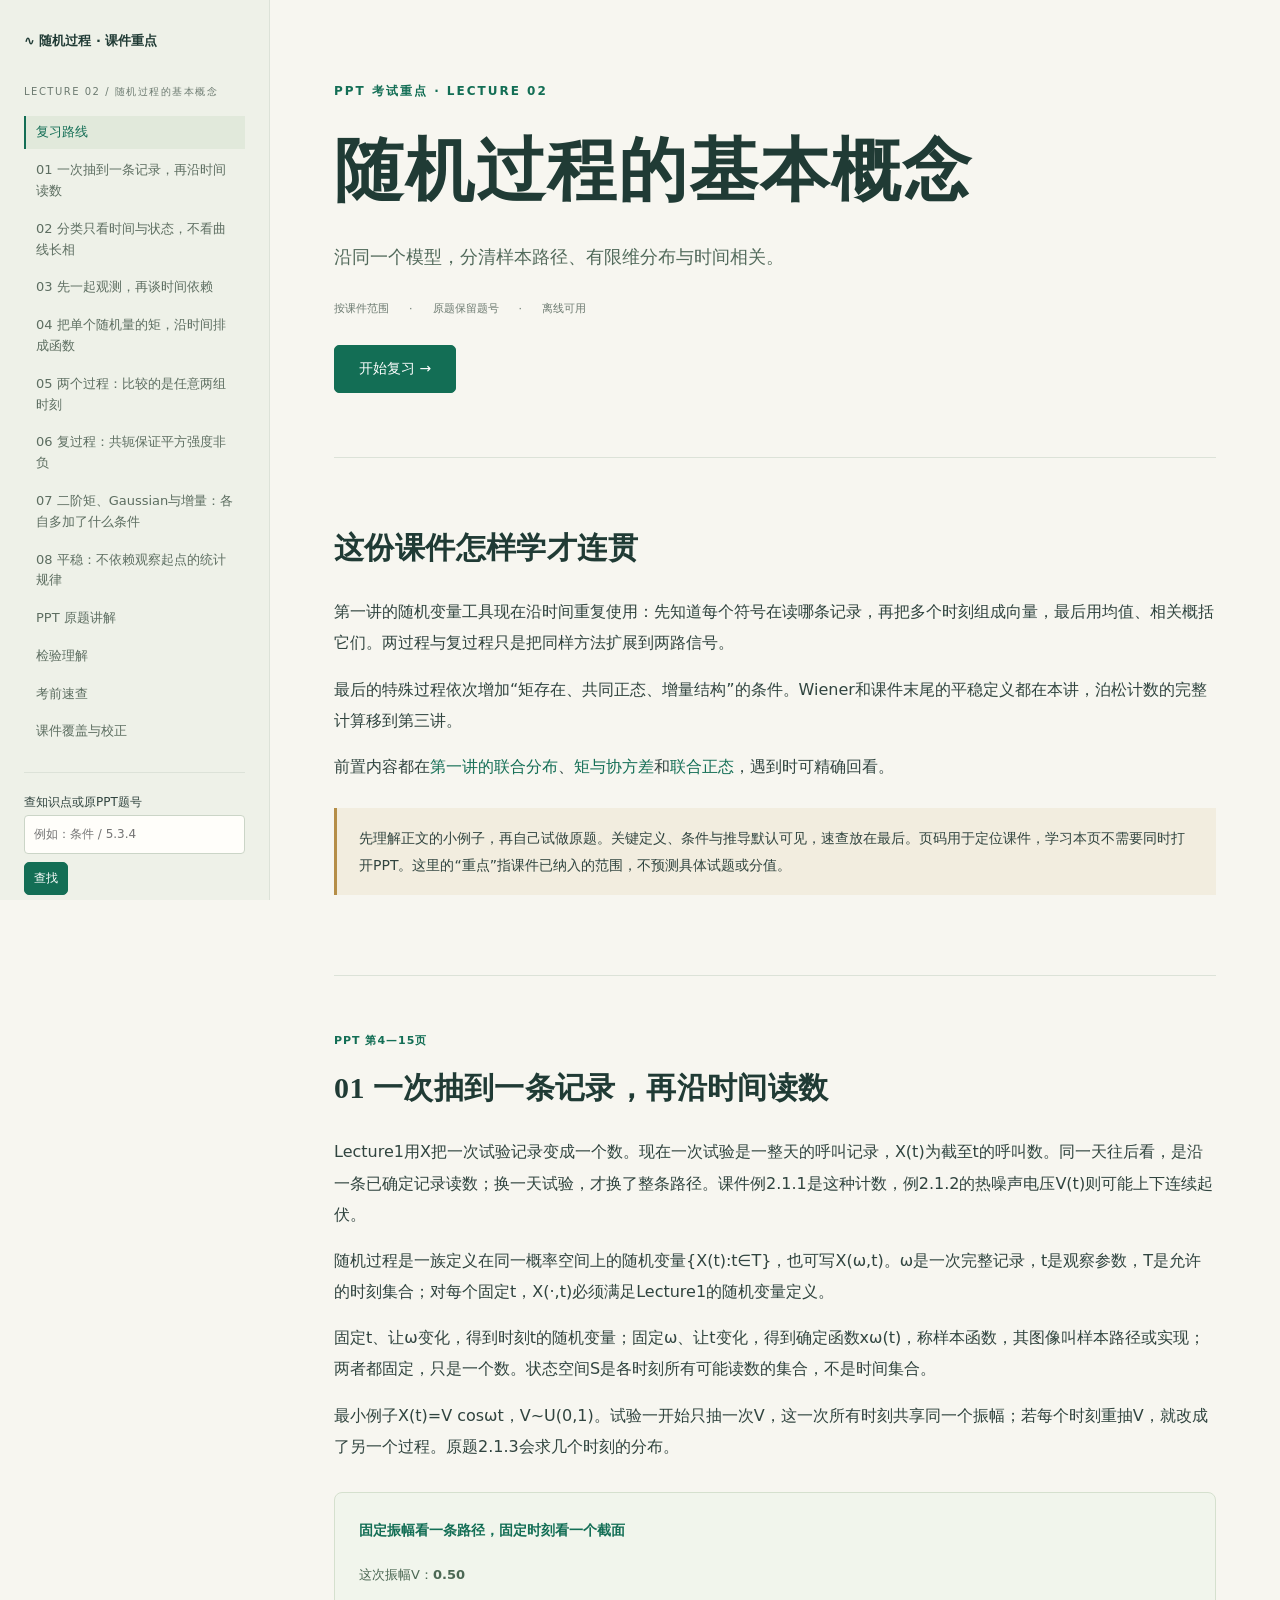
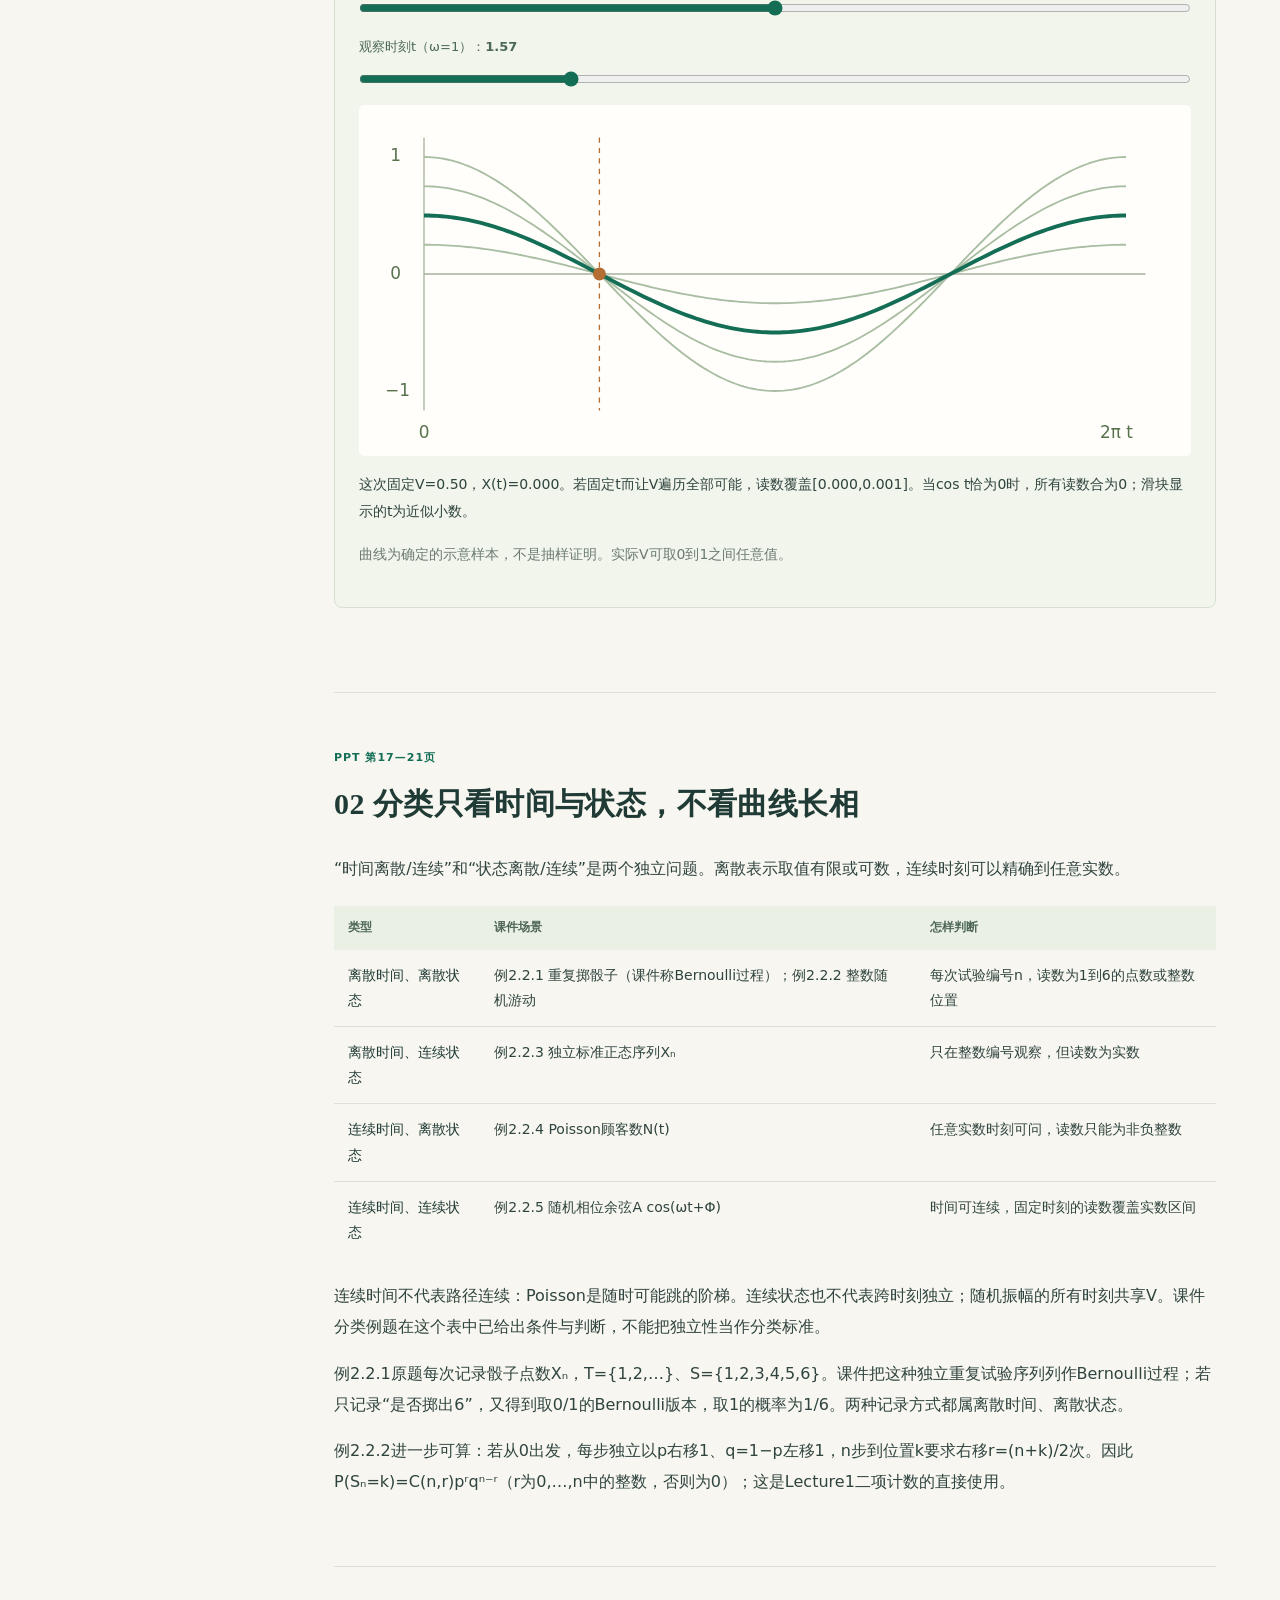
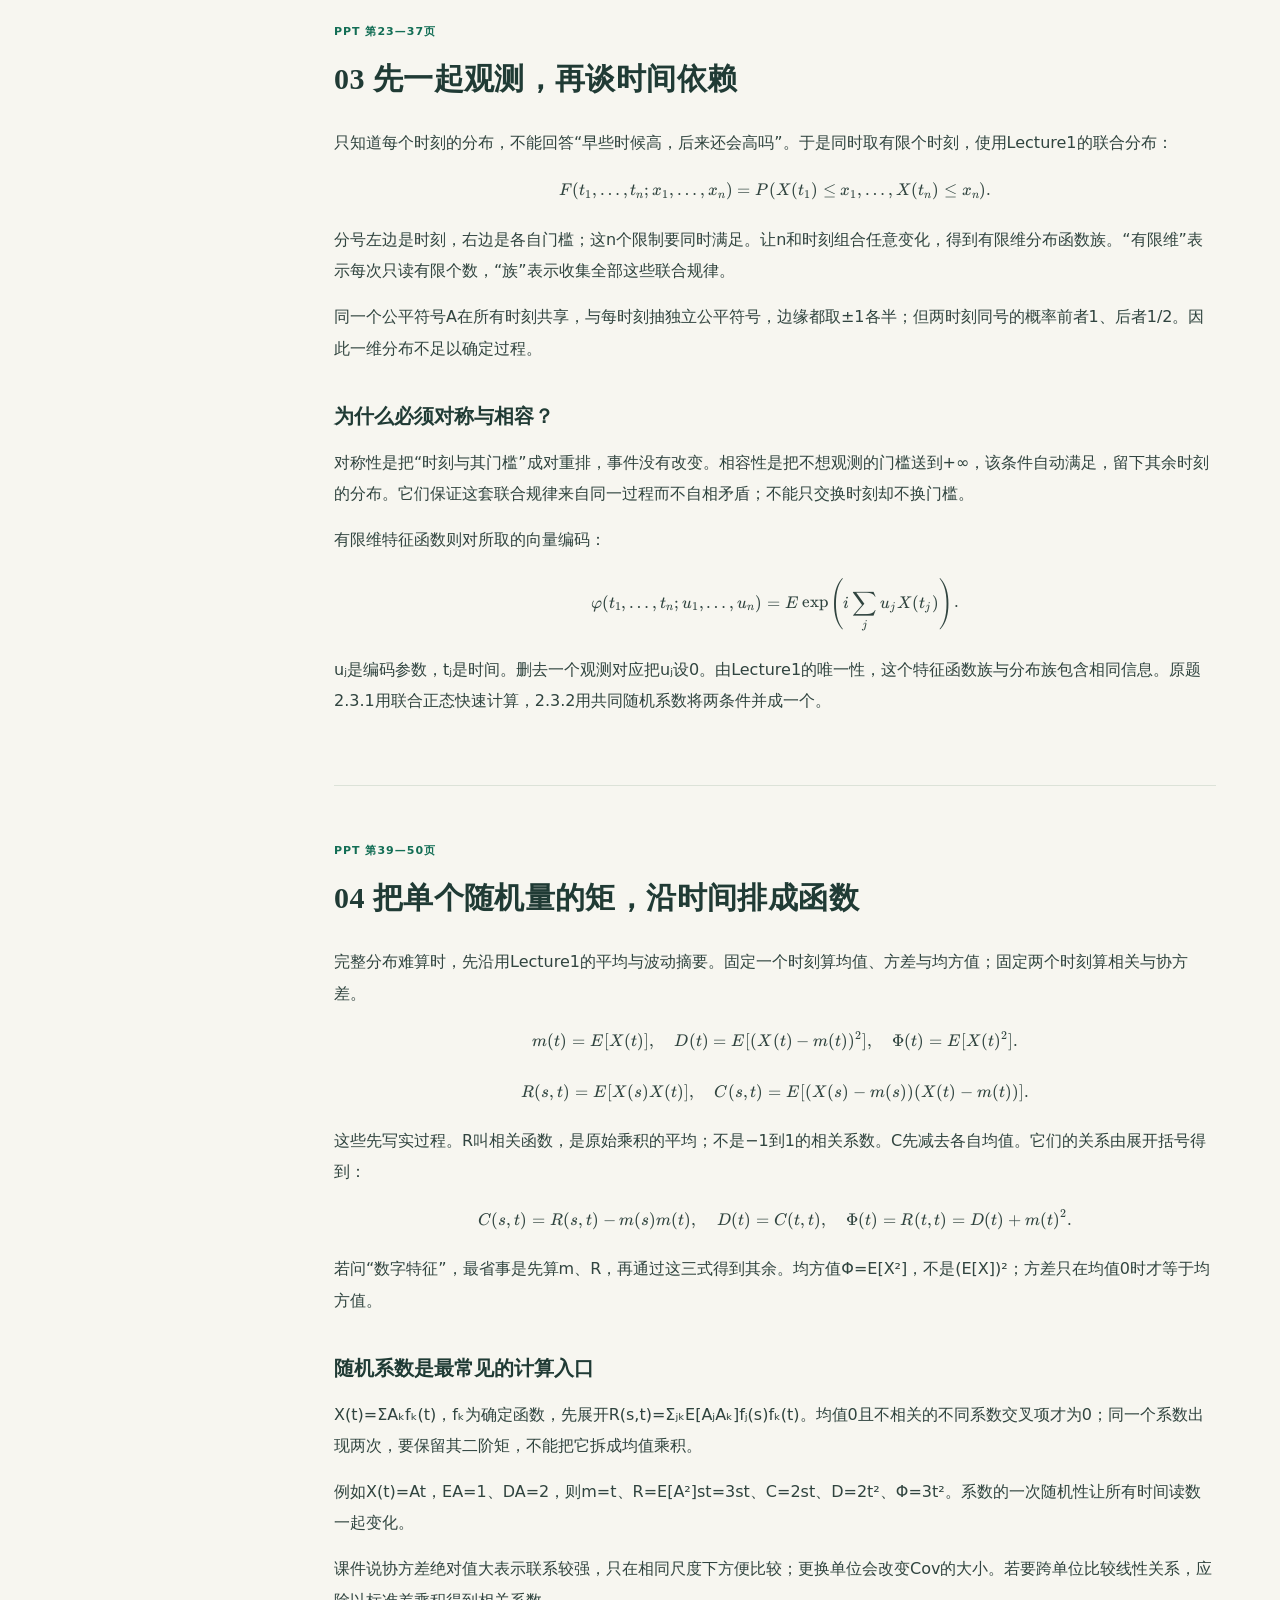
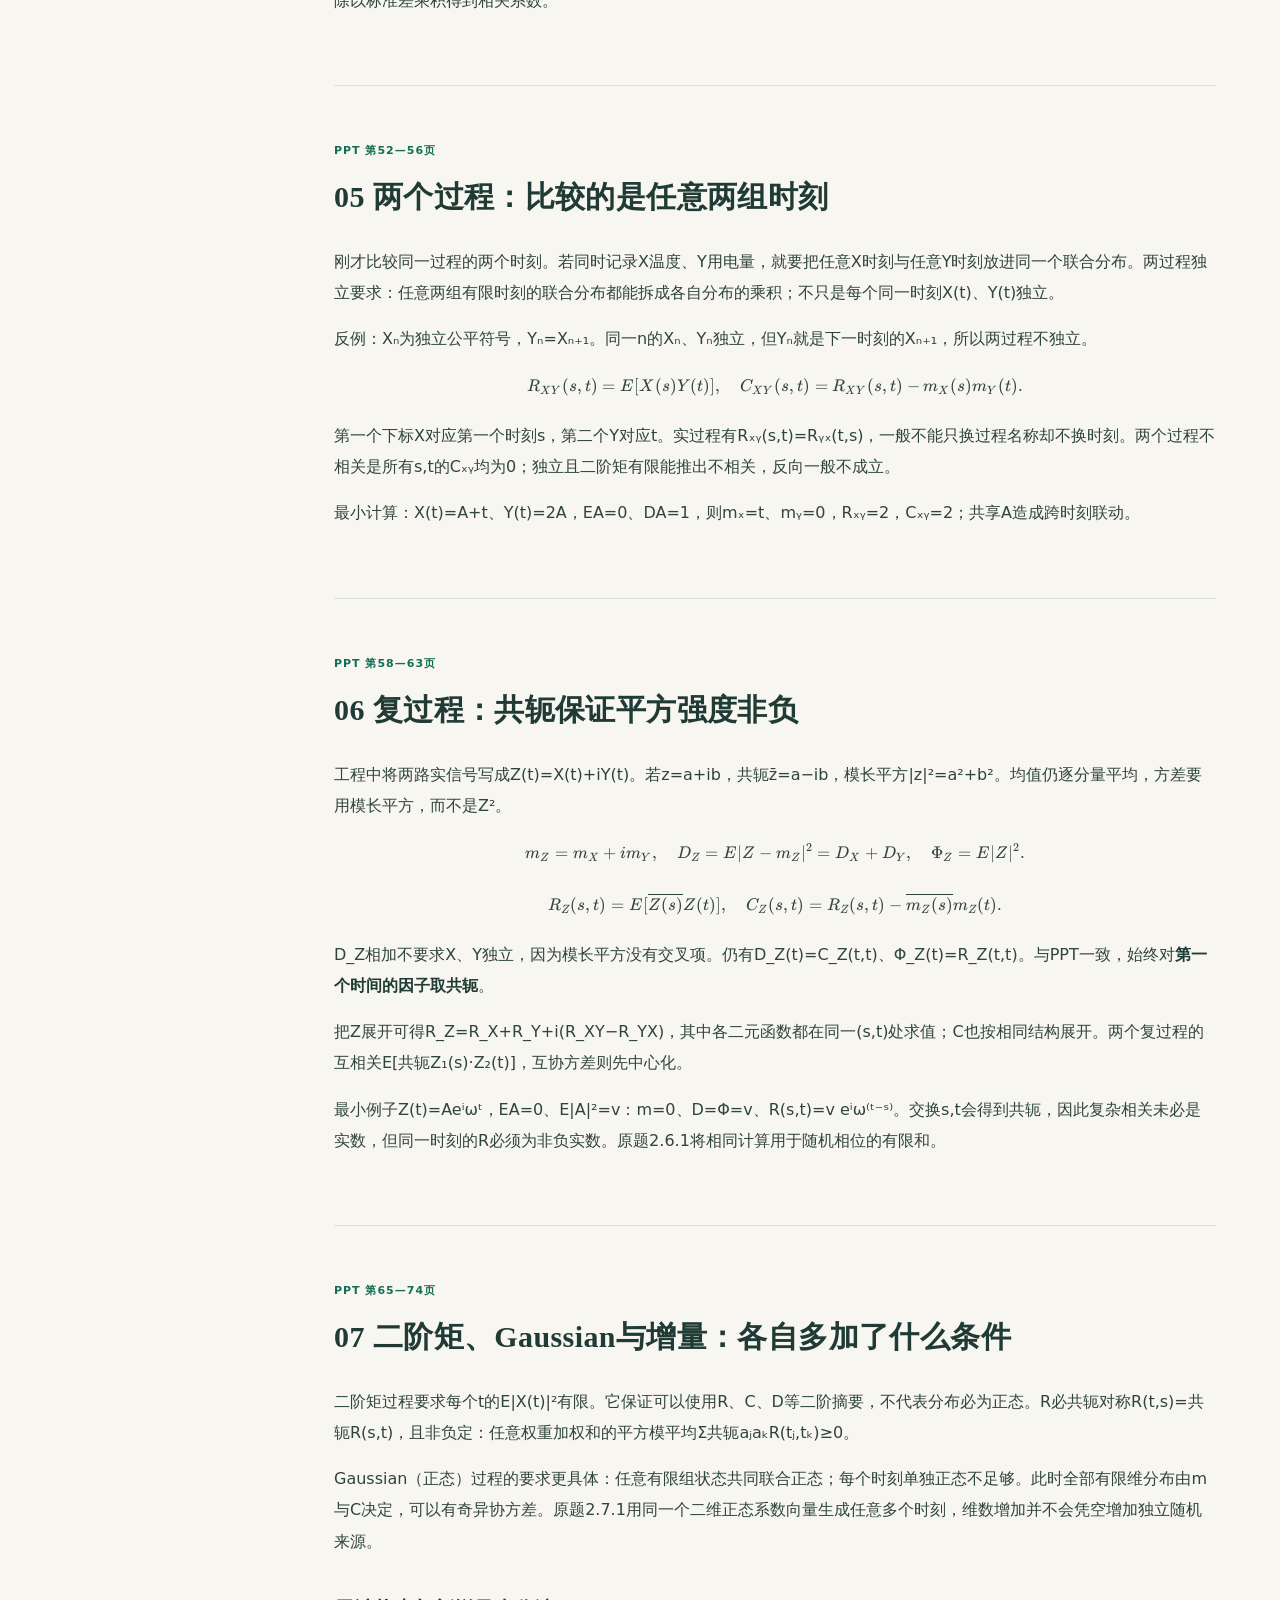
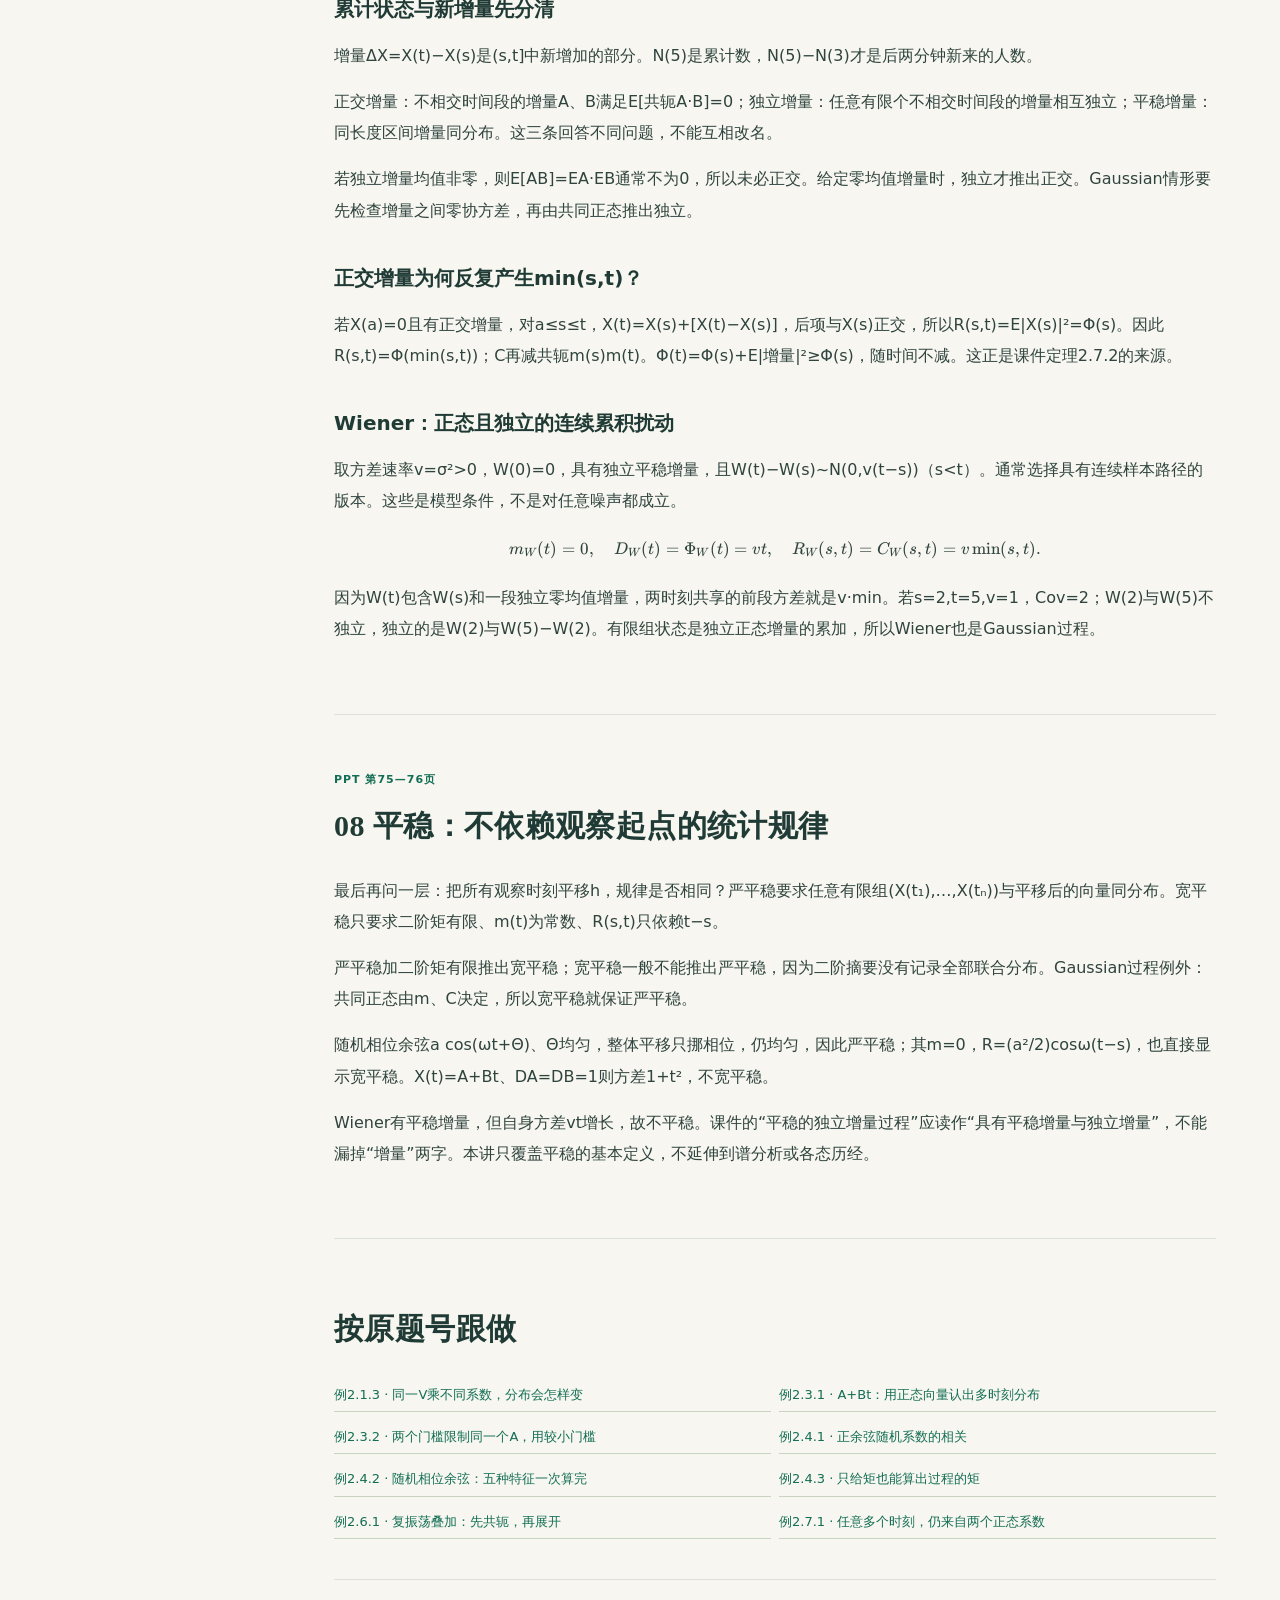
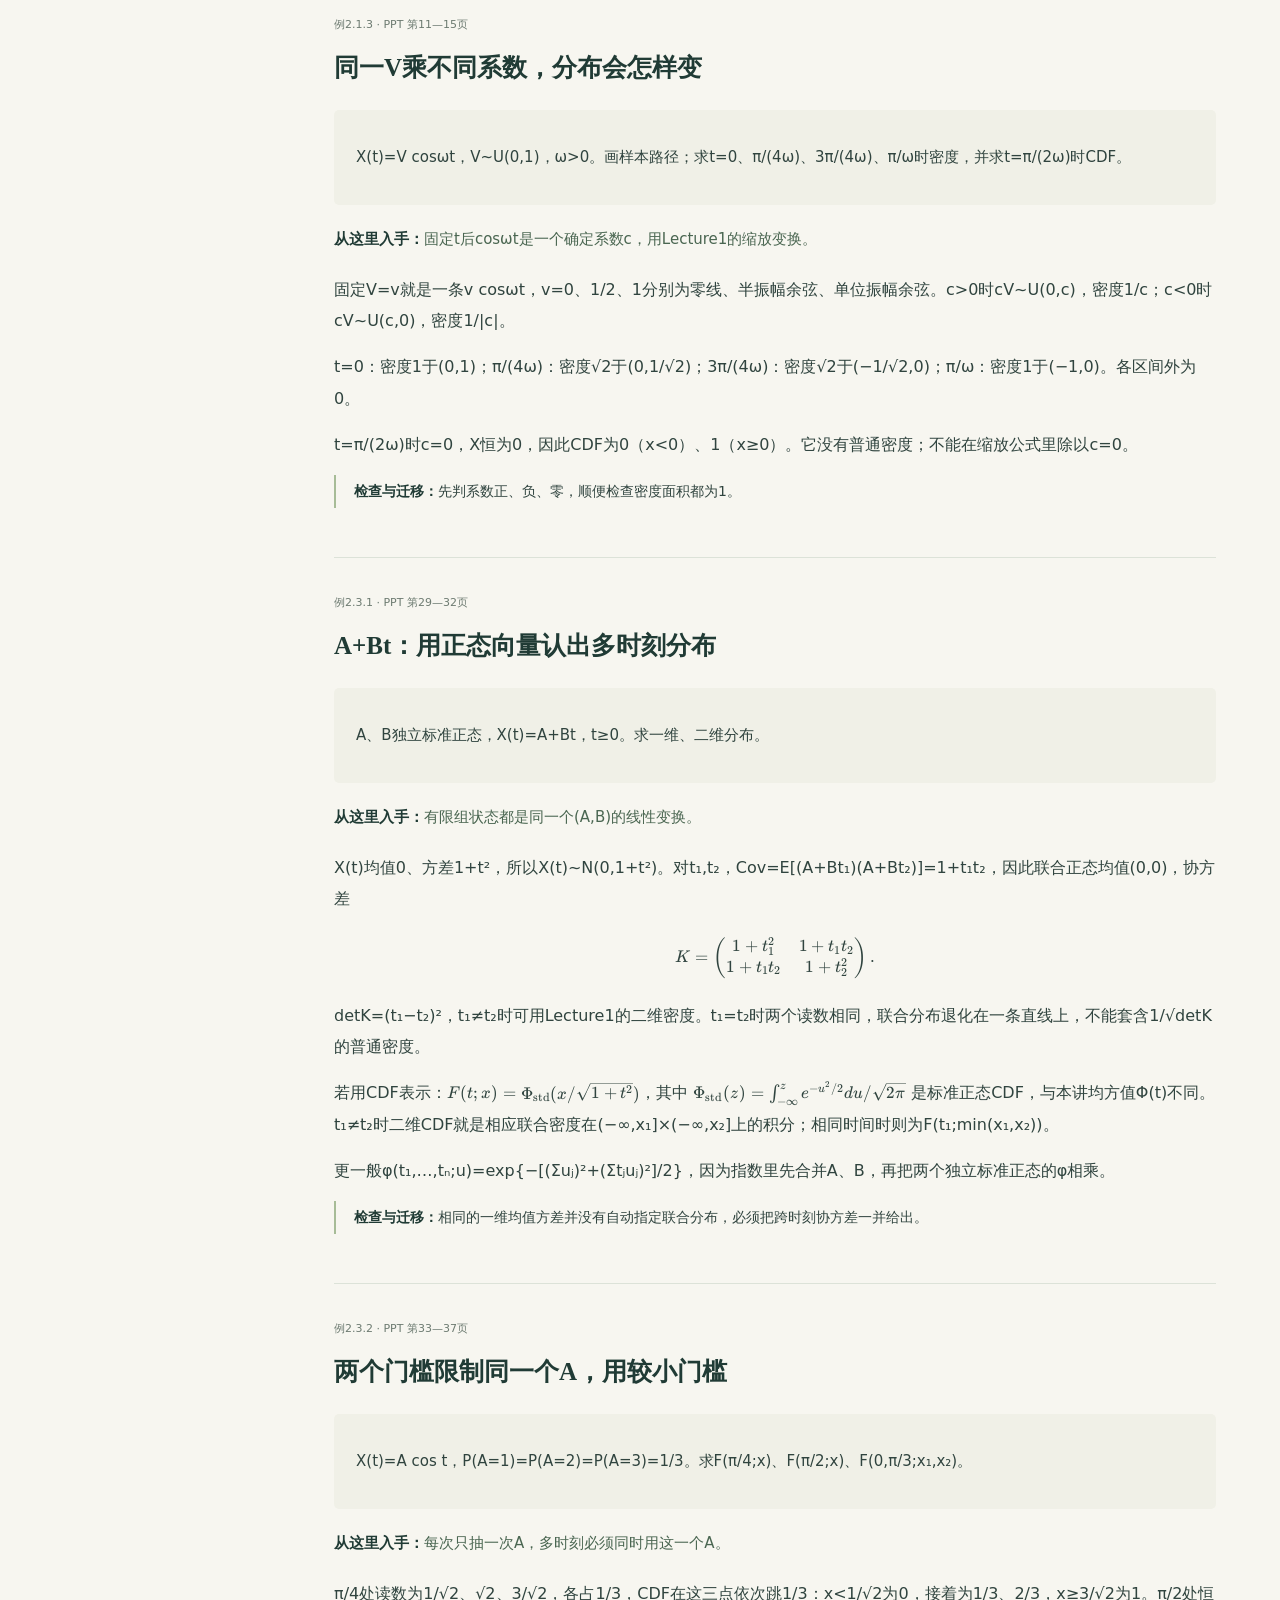
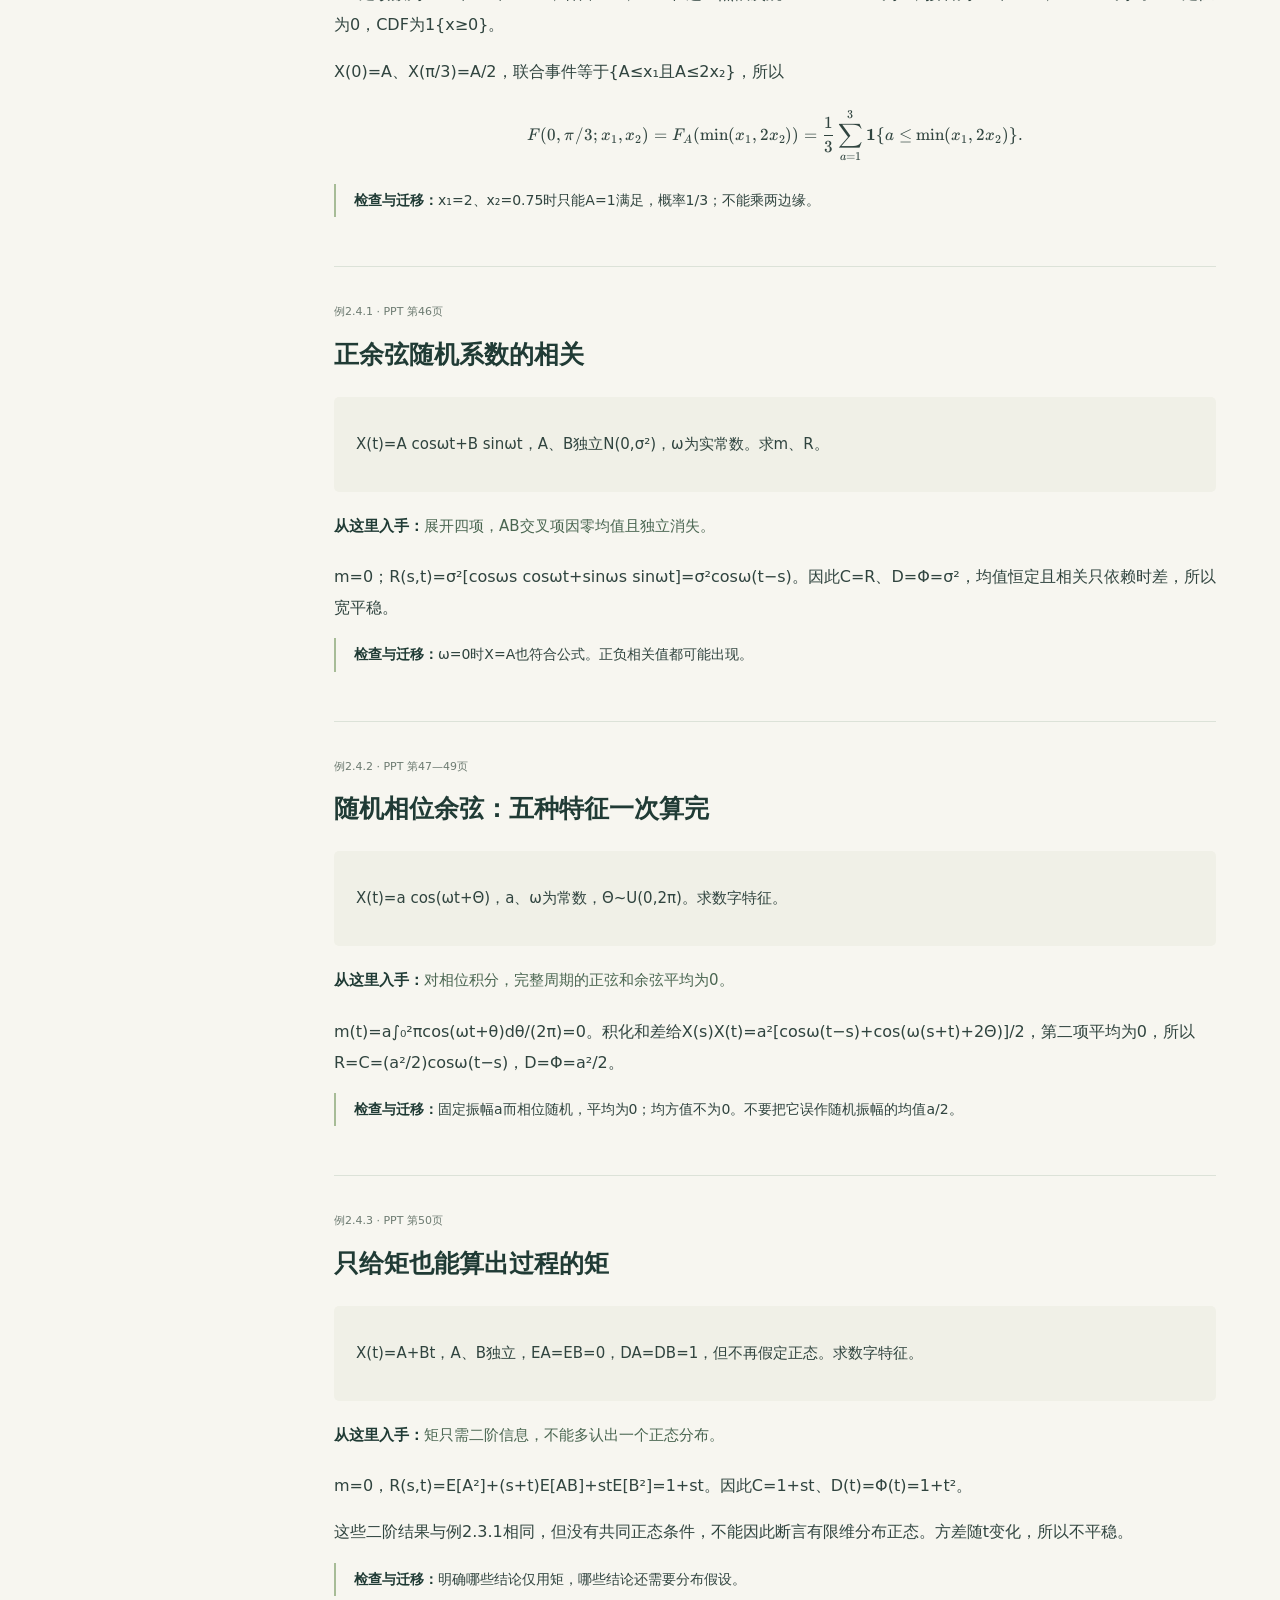
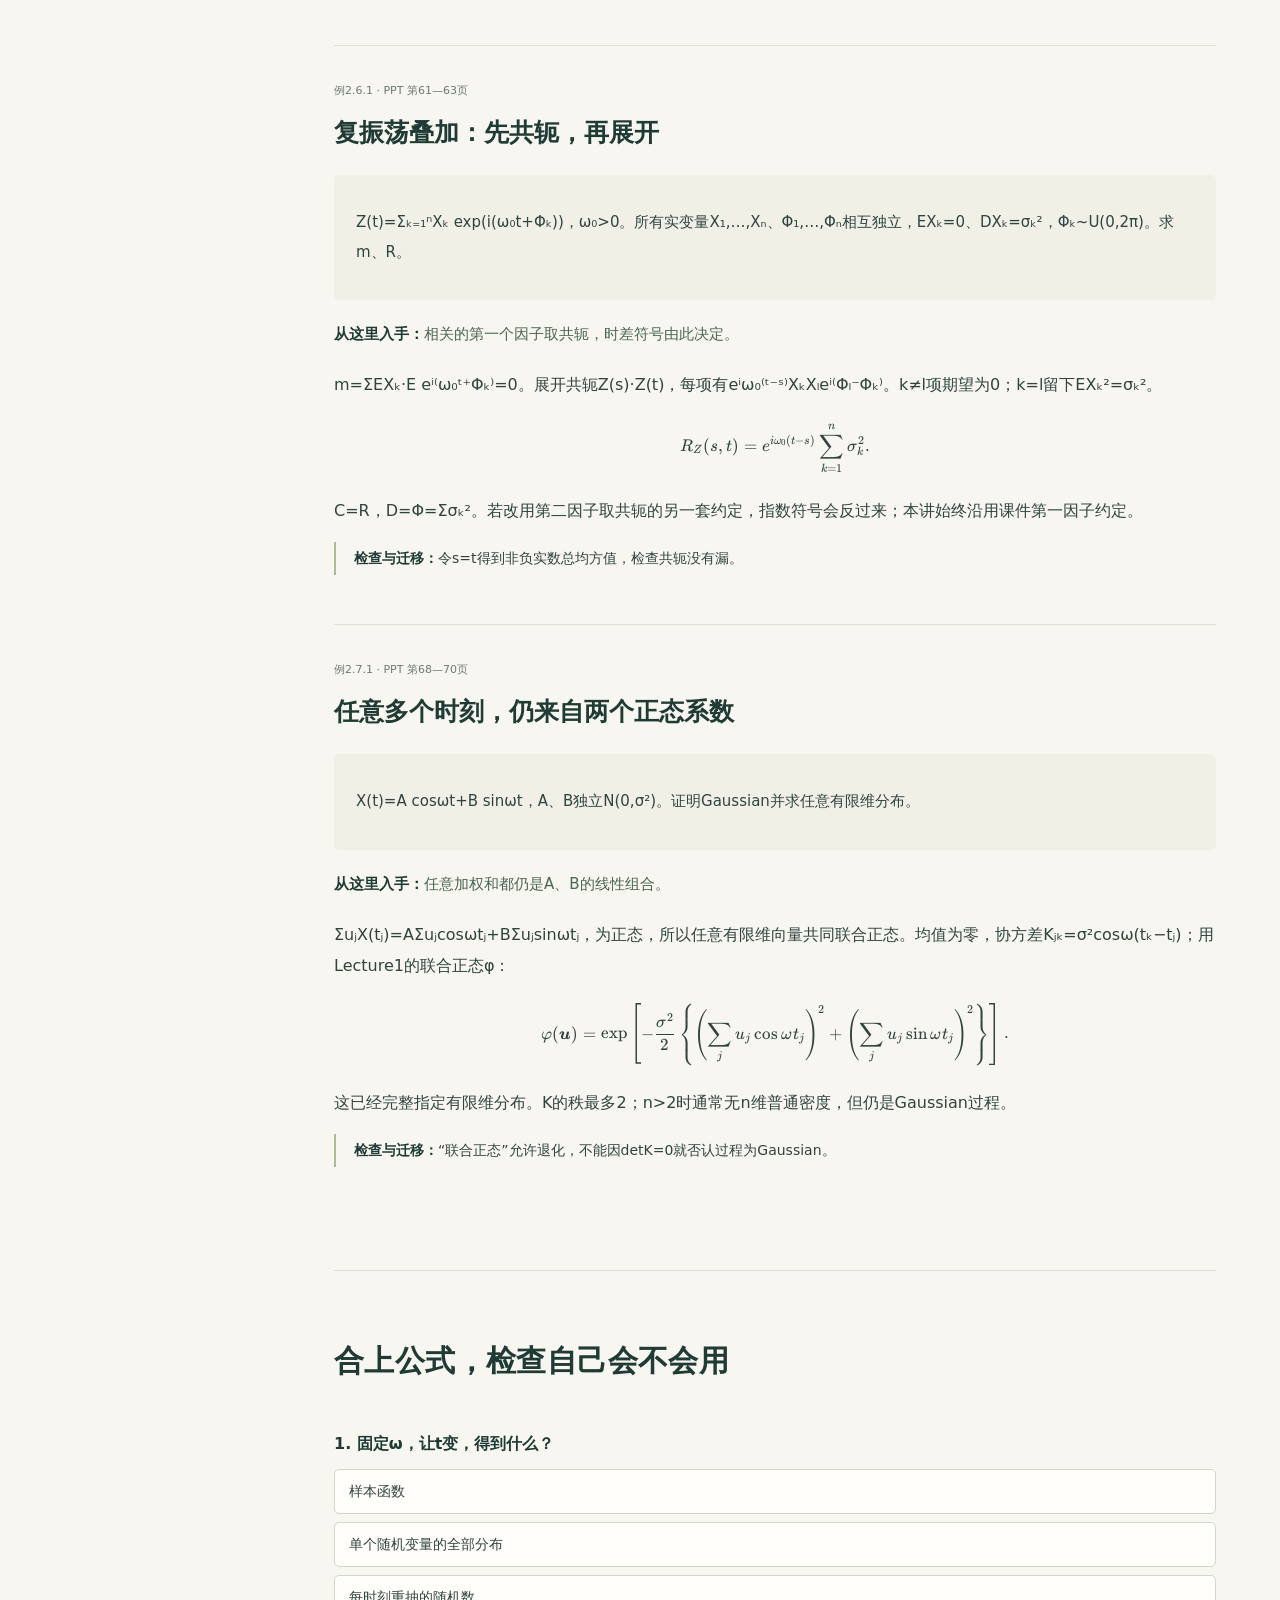
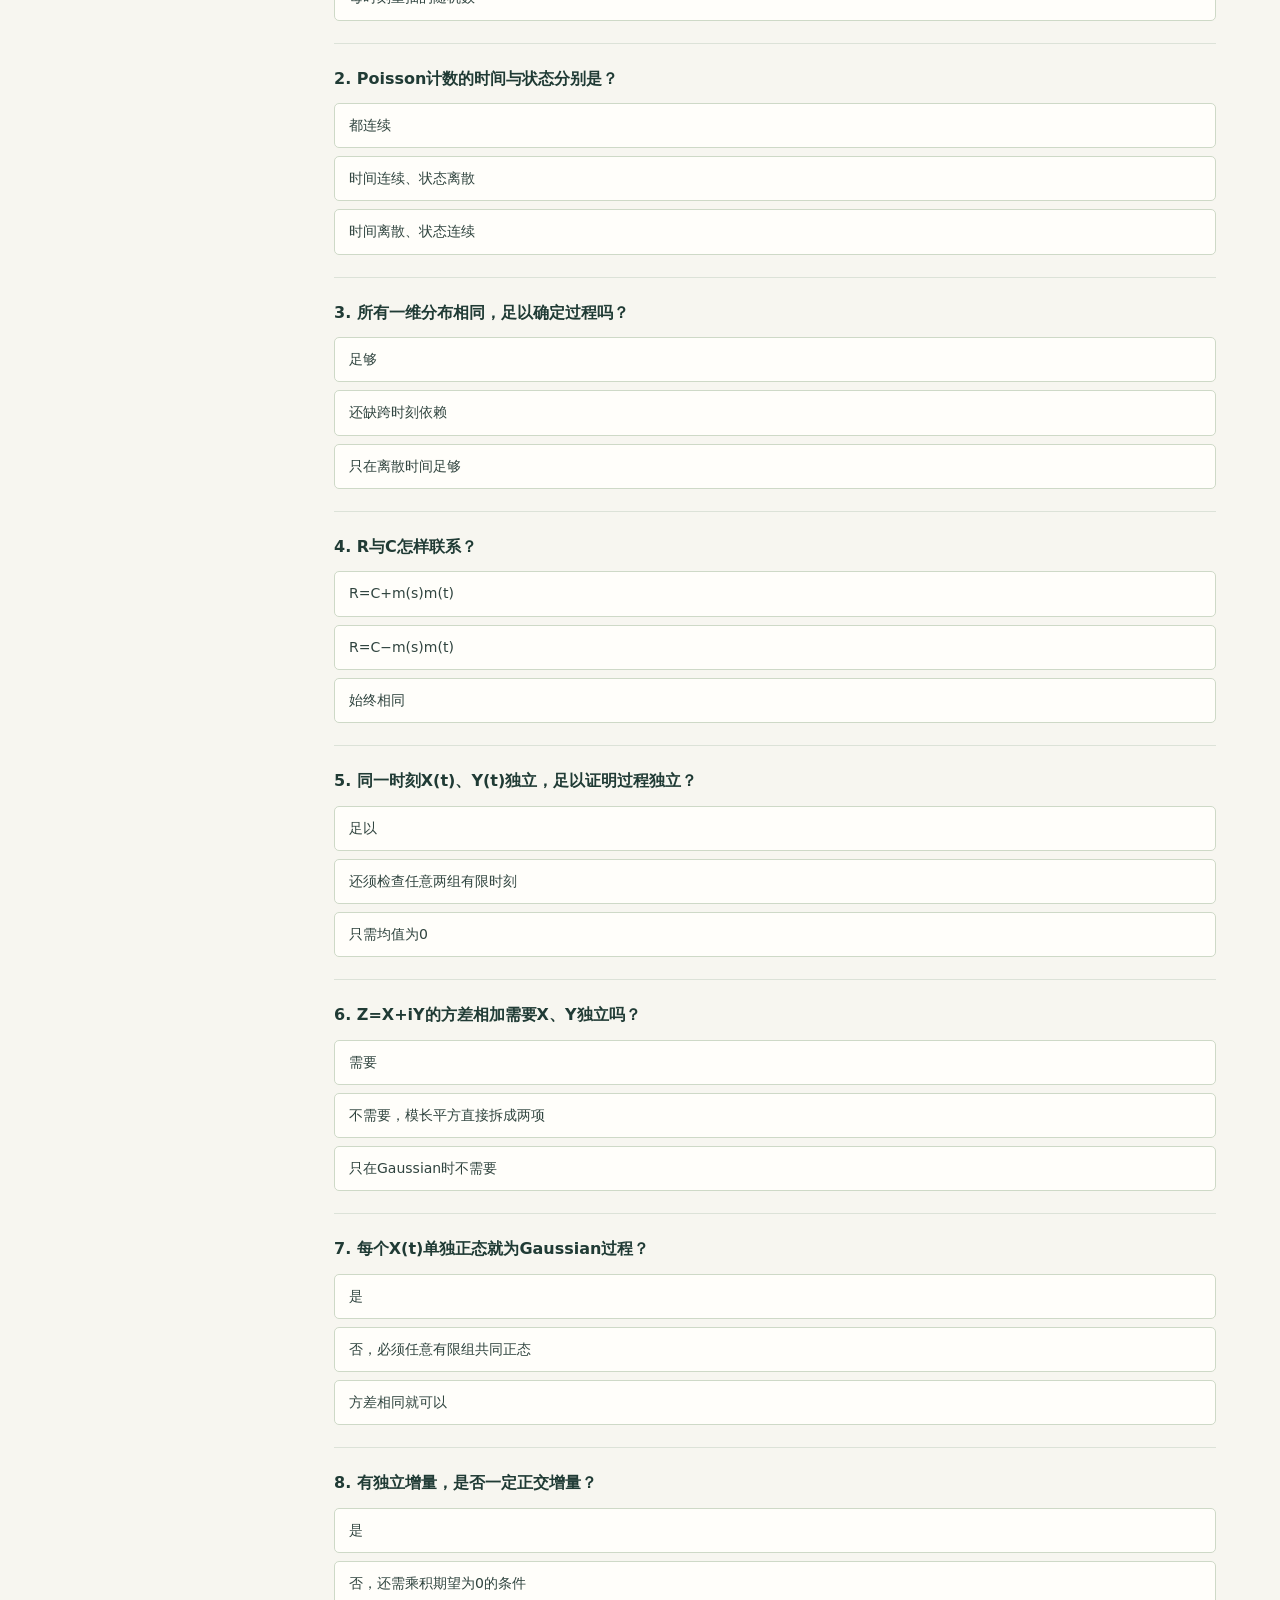
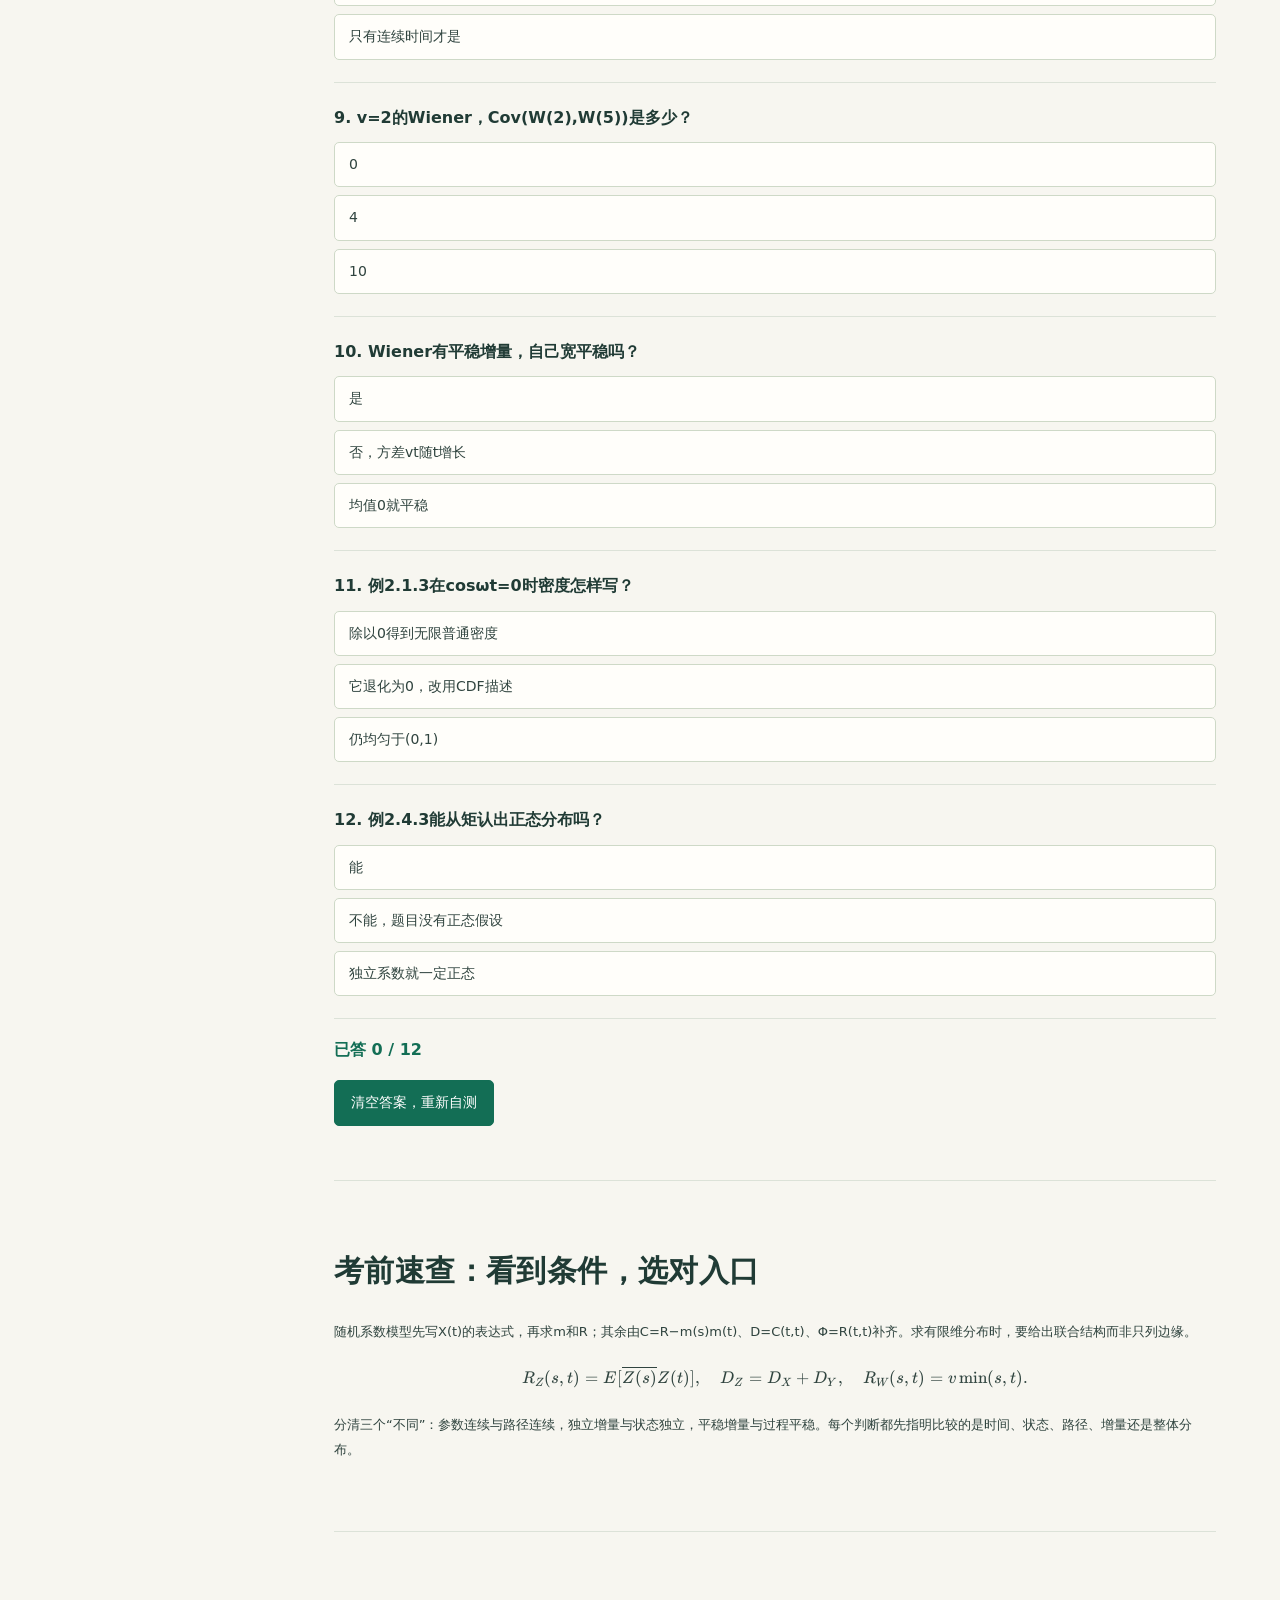
<file: lecture/lecture2/index.html>
<!doctype html><html lang="zh-CN"><head><meta charset="utf-8"><meta name="viewport" content="width=device-width,initial-scale=1"><meta name="description" content="按课件范围编写的随机过程考试重点教程，讲解概念联系、原题推导与做题方法，可离线阅读。"><title>Lecture 2 · 随机过程的基本概念</title><link rel="stylesheet" href="../../chapter2/assets/katex/katex.min.css"><link rel="stylesheet" href="../../chapter2/style.css"><link rel="stylesheet" href="../../shared.css"><link rel="stylesheet" href="../lecture.css"><script defer src="../../chapter2/assets/katex/katex.min.js"></script><script defer src="../../chapter2/assets/katex/contrib/auto-render.min.js"></script><script defer src="app.js"></script></head><body><div id="reading-progress" aria-hidden="true"></div><aside class="sidebar"><a class="brand" href="../index.html">∿ 随机过程 · 课件重点</a><p class="side-label">LECTURE 02 / 随机过程的基本概念</p><nav aria-label="讲义目录"><a href="#start">复习路线</a><a href="#process">01 一次抽到一条记录，再沿时间读数</a><a href="#types">02 分类只看时间与状态，不看曲线长相</a><a href="#finite">03 先一起观测，再谈时间依赖</a><a href="#statistics">04 把单个随机量的矩，沿时间排成函数</a><a href="#two-processes">05 两个过程：比较的是任意两组时刻</a><a href="#complex">06 复过程：共轭保证平方强度非负</a><a href="#classes">07 二阶矩、Gaussian与增量：各自多加了什么条件</a><a href="#stationary">08 平稳：不依赖观察起点的统计规律</a><a href="#examples">PPT 原题讲解</a><a href="#review">检验理解</a><a href="#quick">考前速查</a><a href="#coverage">课件覆盖与校正</a></nav><div class="side-bottom"><label for="search">查知识点或原PPT题号</label><input id="search" type="search" placeholder="例如：条件 / 5.3.4"><button id="search-button">查找</button><p id="search-status" role="status"></p><button id="print">打印 / 保存为 PDF</button><p><a href="../lecture1/index.html">← Lecture 1</a> · <a href="../lecture3/index.html">Lecture 3 →</a></p></div></aside><main><header class="hero" id="start"><div class="eyebrow">PPT 考试重点 · LECTURE 02</div><h1>随机过程的基本概念</h1><p class="lead">沿同一个模型，分清样本路径、有限维分布与时间相关。</p><div class="hero-meta"><span>按课件范围</span><span>原题保留题号</span><span>离线可用</span></div><a class="primary" href="#process">开始复习 →</a></header><section class="intro"><h2>这份课件怎样学才连贯</h2><p>第一讲的随机变量工具现在沿时间重复使用：先知道每个符号在读哪条记录，再把多个时刻组成向量，最后用均值、相关概括它们。两过程与复过程只是把同样方法扩展到两路信号。</p>
<p>最后的特殊过程依次增加“矩存在、共同正态、增量结构”的条件。Wiener和课件末尾的平稳定义都在本讲，泊松计数的完整计算移到第三讲。</p>
<p>前置内容都在<a href="../lecture1/index.html#joint-transform">第一讲的联合分布</a>、<a href="../lecture1/index.html#moments">矩与协方差</a>和<a href="../lecture1/index.html#normal">联合正态</a>，遇到时可精确回看。</p><div class="note">先理解正文的小例子，再自己试做原题。关键定义、条件与推导默认可见，速查放在最后。页码用于定位课件，学习本页不需要同时打开PPT。这里的“重点”指课件已纳入的范围，不预测具体试题或分值。</div></section><section class="lesson" id="process"><div class="section-num">PPT 第4—15页</div><h2>01 一次抽到一条记录，再沿时间读数</h2><p>Lecture1用X把一次试验记录变成一个数。现在一次试验是一整天的呼叫记录，X(t)为截至t的呼叫数。同一天往后看，是沿一条已确定记录读数；换一天试验，才换了整条路径。课件例2.1.1是这种计数，例2.1.2的热噪声电压V(t)则可能上下连续起伏。</p>
<p>随机过程是一族定义在同一概率空间上的随机变量{X(t):t∈T}，也可写X(ω,t)。ω是一次完整记录，t是观察参数，T是允许的时刻集合；对每个固定t，X(·,t)必须满足Lecture1的随机变量定义。</p>
<p>固定t、让ω变化，得到时刻t的随机变量；固定ω、让t变化，得到确定函数xω(t)，称样本函数，其图像叫样本路径或实现；两者都固定，只是一个数。状态空间S是各时刻所有可能读数的集合，不是时间集合。</p>
<p>最小例子X(t)=V cosωt，V~U(0,1)。试验一开始只抽一次V，这一次所有时刻共享同一个振幅；若每个时刻重抽V，就改成了另一个过程。原题2.1.3会求几个时刻的分布。</p>
<div class="demo"><div class="demo-title">固定振幅看一条路径，固定时刻看一个截面</div><label for="amplitude">这次振幅V：<output id="amplitude-value"></output></label><input id="amplitude" type="range" min="0" max="1" step="0.05" value="0.5"><label for="observe">观察时刻t（ω=1）：<output id="observe-value"></output></label><input id="observe" type="range" min="0" max="6.28" step="0.01" value="1.57"><svg id="path-svg" viewBox="0 0 640 270" role="img" aria-label="横轴时间0至2π，纵轴读数负1至1，四条振幅不同的余弦路径"></svg><p id="path-result" aria-live="polite"></p><p class="muted">曲线为确定的示意样本，不是抽样证明。实际V可取0到1之间任意值。</p></div></section><section class="lesson" id="types"><div class="section-num">PPT 第17—21页</div><h2>02 分类只看时间与状态，不看曲线长相</h2><p>“时间离散/连续”和“状态离散/连续”是两个独立问题。离散表示取值有限或可数，连续时刻可以精确到任意实数。</p>
<div class="table-wrap"><table><thead><tr><th>类型</th><th>课件场景</th><th>怎样判断</th></tr></thead><tbody><tr><td>离散时间、离散状态</td><td>例2.2.1 重复掷骰子（课件称Bernoulli过程）；例2.2.2 整数随机游动</td><td>每次试验编号n，读数为1到6的点数或整数位置</td></tr><tr><td>离散时间、连续状态</td><td>例2.2.3 独立标准正态序列Xₙ</td><td>只在整数编号观察，但读数为实数</td></tr><tr><td>连续时间、离散状态</td><td>例2.2.4 Poisson顾客数N(t)</td><td>任意实数时刻可问，读数只能为非负整数</td></tr><tr><td>连续时间、连续状态</td><td>例2.2.5 随机相位余弦A cos(ωt+Φ)</td><td>时间可连续，固定时刻的读数覆盖实数区间</td></tr></tbody></table></div>
<p>连续时间不代表路径连续：Poisson是随时可能跳的阶梯。连续状态也不代表跨时刻独立；随机振幅的所有时刻共享V。课件分类例题在这个表中已给出条件与判断，不能把独立性当作分类标准。</p>
<p>例2.2.1原题每次记录骰子点数Xₙ，T={1,2,…}、S={1,2,3,4,5,6}。课件把这种独立重复试验序列列作Bernoulli过程；若只记录“是否掷出6”，又得到取0/1的Bernoulli版本，取1的概率为1/6。两种记录方式都属离散时间、离散状态。</p>
<p>例2.2.2进一步可算：若从0出发，每步独立以p右移1、q=1−p左移1，n步到位置k要求右移r=(n+k)/2次。因此P(Sₙ=k)=C(n,r)pʳqⁿ⁻ʳ（r为0,…,n中的整数，否则为0）；这是Lecture1二项计数的直接使用。</p></section><section class="lesson" id="finite"><div class="section-num">PPT 第23—37页</div><h2>03 先一起观测，再谈时间依赖</h2><p>只知道每个时刻的分布，不能回答“早些时候高，后来还会高吗”。于是同时取有限个时刻，使用Lecture1的联合分布：</p>
\[F(t_1,\ldots,t_n;x_1,\ldots,x_n)=P(X(t_1)\le x_1,\ldots,X(t_n)\le x_n).\]
<p>分号左边是时刻，右边是各自门槛；这n个限制要同时满足。让n和时刻组合任意变化，得到有限维分布函数族。“有限维”表示每次只读有限个数，“族”表示收集全部这些联合规律。</p>
<p>同一个公平符号A在所有时刻共享，与每时刻抽独立公平符号，边缘都取±1各半；但两时刻同号的概率前者1、后者1/2。因此一维分布不足以确定过程。</p>
<h3>为什么必须对称与相容？</h3>
<p>对称性是把“时刻与其门槛”成对重排，事件没有改变。相容性是把不想观测的门槛送到+∞，该条件自动满足，留下其余时刻的分布。它们保证这套联合规律来自同一过程而不自相矛盾；不能只交换时刻却不换门槛。</p>
<p>有限维特征函数则对所取的向量编码：</p>
\[\varphi(t_1,\ldots,t_n;u_1,\ldots,u_n)=E\exp\left(i\sum_ju_jX(t_j)\right).\]
<p>uⱼ是编码参数，tⱼ是时间。删去一个观测对应把uⱼ设0。由Lecture1的唯一性，这个特征函数族与分布族包含相同信息。原题2.3.1用联合正态快速计算，2.3.2用共同随机系数将两条件并成一个。</p></section><section class="lesson" id="statistics"><div class="section-num">PPT 第39—50页</div><h2>04 把单个随机量的矩，沿时间排成函数</h2><p>完整分布难算时，先沿用Lecture1的平均与波动摘要。固定一个时刻算均值、方差与均方值；固定两个时刻算相关与协方差。</p>
\[m(t)=E[X(t)],\quad D(t)=E[(X(t)-m(t))^2],\quad\Phi(t)=E[X(t)^2].\]
\[R(s,t)=E[X(s)X(t)],\quad C(s,t)=E[(X(s)-m(s))(X(t)-m(t))].\]
<p>这些先写实过程。R叫相关函数，是原始乘积的平均；不是−1到1的相关系数。C先减去各自均值。它们的关系由展开括号得到：</p>
\[C(s,t)=R(s,t)-m(s)m(t),\quad D(t)=C(t,t),\quad\Phi(t)=R(t,t)=D(t)+m(t)^2.\]
<p>若问“数字特征”，最省事是先算m、R，再通过这三式得到其余。均方值Φ=E[X²]，不是(E[X])²；方差只在均值0时才等于均方值。</p>
<h3>随机系数是最常见的计算入口</h3>
<p>X(t)=ΣAₖfₖ(t)，fₖ为确定函数，先展开R(s,t)=ΣⱼₖE[AⱼAₖ]fⱼ(s)fₖ(t)。均值0且不相关的不同系数交叉项才为0；同一个系数出现两次，要保留其二阶矩，不能把它拆成均值乘积。</p>
<p>例如X(t)=At，EA=1、DA=2，则m=t、R=E[A²]st=3st、C=2st、D=2t²、Φ=3t²。系数的一次随机性让所有时间读数一起变化。</p>
<p>课件说协方差绝对值大表示联系较强，只在相同尺度下方便比较；更换单位会改变Cov的大小。若要跨单位比较线性关系，应除以标准差乘积得到相关系数。</p></section><section class="lesson" id="two-processes"><div class="section-num">PPT 第52—56页</div><h2>05 两个过程：比较的是任意两组时刻</h2><p>刚才比较同一过程的两个时刻。若同时记录X温度、Y用电量，就要把任意X时刻与任意Y时刻放进同一个联合分布。两过程独立要求：任意两组有限时刻的联合分布都能拆成各自分布的乘积；不只是每个同一时刻X(t)、Y(t)独立。</p>
<p>反例：Xₙ为独立公平符号，Yₙ=Xₙ₊₁。同一n的Xₙ、Yₙ独立，但Yₙ就是下一时刻的Xₙ₊₁，所以两过程不独立。</p>
\[R_{XY}(s,t)=E[X(s)Y(t)],\quad C_{XY}(s,t)=R_{XY}(s,t)-m_X(s)m_Y(t).\]
<p>第一个下标X对应第一个时刻s，第二个Y对应t。实过程有Rₓᵧ(s,t)=Rᵧₓ(t,s)，一般不能只换过程名称却不换时刻。两个过程不相关是所有s,t的Cₓᵧ均为0；独立且二阶矩有限能推出不相关，反向一般不成立。</p>
<p>最小计算：X(t)=A+t、Y(t)=2A，EA=0、DA=1，则mₓ=t、mᵧ=0，Rₓᵧ=2，Cₓᵧ=2；共享A造成跨时刻联动。</p></section><section class="lesson" id="complex"><div class="section-num">PPT 第58—63页</div><h2>06 复过程：共轭保证平方强度非负</h2><p>工程中将两路实信号写成Z(t)=X(t)+iY(t)。若z=a+ib，共轭z̄=a−ib，模长平方|z|²=a²+b²。均值仍逐分量平均，方差要用模长平方，而不是Z²。</p>
\[m_Z=m_X+im_Y,\quad D_Z=E|Z-m_Z|^2=D_X+D_Y,\quad\Phi_Z=E|Z|^2.\]
\[R_Z(s,t)=E[\overline{Z(s)}Z(t)],\quad C_Z(s,t)=R_Z(s,t)-\overline{m_Z(s)}m_Z(t).\]
<p>D_Z相加不要求X、Y独立，因为模长平方没有交叉项。仍有D_Z(t)=C_Z(t,t)、Φ_Z(t)=R_Z(t,t)。与PPT一致，始终对<strong>第一个时间的因子取共轭</strong>。</p>
<p>把Z展开可得R_Z=R_X+R_Y+i(R_XY−R_YX)，其中各二元函数都在同一(s,t)处求值；C也按相同结构展开。两个复过程的互相关E[共轭Z₁(s)·Z₂(t)]，互协方差则先中心化。</p>
<p>最小例子Z(t)=Aeⁱωᵗ，EA=0、E|A|²=v：m=0、D=Φ=v、R(s,t)=v eⁱω⁽ᵗ⁻ˢ⁾。交换s,t会得到共轭，因此复杂相关未必是实数，但同一时刻的R必须为非负实数。原题2.6.1将相同计算用于随机相位的有限和。</p></section><section class="lesson" id="classes"><div class="section-num">PPT 第65—74页</div><h2>07 二阶矩、Gaussian与增量：各自多加了什么条件</h2><p>二阶矩过程要求每个t的E|X(t)|²有限。它保证可以使用R、C、D等二阶摘要，不代表分布必为正态。R必共轭对称R(t,s)=共轭R(s,t)，且非负定：任意权重加权和的平方模平均Σ共轭aⱼaₖR(tⱼ,tₖ)≥0。</p>
<p>Gaussian（正态）过程的要求更具体：任意有限组状态共同联合正态；每个时刻单独正态不足够。此时全部有限维分布由m与C决定，可以有奇异协方差。原题2.7.1用同一个二维正态系数向量生成任意多个时刻，维数增加并不会凭空增加独立随机来源。</p>
<h3>累计状态与新增量先分清</h3>
<p>增量ΔX=X(t)−X(s)是(s,t]中新增加的部分。N(5)是累计数，N(5)−N(3)才是后两分钟新来的人数。</p>
<p>正交增量：不相交时间段的增量A、B满足E[共轭A·B]=0；独立增量：任意有限个不相交时间段的增量相互独立；平稳增量：同长度区间增量同分布。这三条回答不同问题，不能互相改名。</p>
<p>若独立增量均值非零，则E[AB]=EA·EB通常不为0，所以未必正交。给定零均值增量时，独立才推出正交。Gaussian情形要先检查增量之间零协方差，再由共同正态推出独立。</p>
<h3>正交增量为何反复产生min(s,t)？</h3>
<p>若X(a)=0且有正交增量，对a≤s≤t，X(t)=X(s)+[X(t)−X(s)]，后项与X(s)正交，所以R(s,t)=E|X(s)|²=Φ(s)。因此R(s,t)=Φ(min(s,t))；C再减共轭m(s)m(t)。Φ(t)=Φ(s)+E|增量|²≥Φ(s)，随时间不减。这正是课件定理2.7.2的来源。</p>
<h3>Wiener：正态且独立的连续累积扰动</h3>
<p>取方差速率v=σ²&gt;0，W(0)=0，具有独立平稳增量，且W(t)−W(s)~N(0,v(t−s))（s&lt;t）。通常选择具有连续样本路径的版本。这些是模型条件，不是对任意噪声都成立。</p>
\[m_W(t)=0,\quad D_W(t)=\Phi_W(t)=vt,\quad R_W(s,t)=C_W(s,t)=v\min(s,t).\]
<p>因为W(t)包含W(s)和一段独立零均值增量，两时刻共享的前段方差就是v·min。若s=2,t=5,v=1，Cov=2；W(2)与W(5)不独立，独立的是W(2)与W(5)−W(2)。有限组状态是独立正态增量的累加，所以Wiener也是Gaussian过程。</p></section><section class="lesson" id="stationary"><div class="section-num">PPT 第75—76页</div><h2>08 平稳：不依赖观察起点的统计规律</h2><p>最后再问一层：把所有观察时刻平移h，规律是否相同？严平稳要求任意有限组(X(t₁),…,X(tₙ))与平移后的向量同分布。宽平稳只要求二阶矩有限、m(t)为常数、R(s,t)只依赖t−s。</p>
<p>严平稳加二阶矩有限推出宽平稳；宽平稳一般不能推出严平稳，因为二阶摘要没有记录全部联合分布。Gaussian过程例外：共同正态由m、C决定，所以宽平稳就保证严平稳。</p>
<p>随机相位余弦a cos(ωt+Θ)、Θ均匀，整体平移只挪相位，仍均匀，因此严平稳；其m=0，R=(a²/2)cosω(t−s)，也直接显示宽平稳。X(t)=A+Bt、DA=DB=1则方差1+t²，不宽平稳。</p>
<p>Wiener有平稳增量，但自身方差vt增长，故不平稳。课件的“平稳的独立增量过程”应读作“具有平稳增量与独立增量”，不能漏掉“增量”两字。本讲只覆盖平稳的基本定义，不延伸到谱分析或各态历经。</p></section><section class="examples" id="examples"><h2>按原题号跟做</h2><div class="example-index"><a href="#ex-2-1-3">例2.1.3 · 同一V乘不同系数，分布会怎样变</a><a href="#ex-2-3-1">例2.3.1 · A+Bt：用正态向量认出多时刻分布</a><a href="#ex-2-3-2">例2.3.2 · 两个门槛限制同一个A，用较小门槛</a><a href="#ex-2-4-1">例2.4.1 · 正余弦随机系数的相关</a><a href="#ex-2-4-2">例2.4.2 · 随机相位余弦：五种特征一次算完</a><a href="#ex-2-4-3">例2.4.3 · 只给矩也能算出过程的矩</a><a href="#ex-2-6-1">例2.6.1 · 复振荡叠加：先共轭，再展开</a><a href="#ex-2-7-1">例2.7.1 · 任意多个时刻，仍来自两个正态系数</a></div><article class="example" id="ex-2-1-3"><div class="example-kicker">例2.1.3 · PPT 第11—15页</div><h3>同一V乘不同系数，分布会怎样变</h3><div class="problem"><p>X(t)=V cosωt，V~U(0,1)，ω>0。画样本路径；求t=0、π/(4ω)、3π/(4ω)、π/ω时密度，并求t=π/(2ω)时CDF。</p></div><p class="entry"><b>从这里入手：</b>固定t后cosωt是一个确定系数c，用Lecture1的缩放变换。</p><p>固定V=v就是一条v cosωt，v=0、1/2、1分别为零线、半振幅余弦、单位振幅余弦。c&gt;0时cV~U(0,c)，密度1/c；c&lt;0时cV~U(c,0)，密度1/|c|。</p>
<p>t=0：密度1于(0,1)；π/(4ω)：密度√2于(0,1/√2)；3π/(4ω)：密度√2于(−1/√2,0)；π/ω：密度1于(−1,0)。各区间外为0。</p>
<p>t=π/(2ω)时c=0，X恒为0，因此CDF为0（x&lt;0）、1（x≥0）。它没有普通密度；不能在缩放公式里除以c=0。</p><p class="check"><b>检查与迁移：</b>先判系数正、负、零，顺便检查密度面积都为1。</p></article><article class="example" id="ex-2-3-1"><div class="example-kicker">例2.3.1 · PPT 第29—32页</div><h3>A+Bt：用正态向量认出多时刻分布</h3><div class="problem"><p>A、B独立标准正态，X(t)=A+Bt，t≥0。求一维、二维分布。</p></div><p class="entry"><b>从这里入手：</b>有限组状态都是同一个(A,B)的线性变换。</p><p>X(t)均值0、方差1+t²，所以X(t)~N(0,1+t²)。对t₁,t₂，Cov=E[(A+Bt₁)(A+Bt₂)]=1+t₁t₂，因此联合正态均值(0,0)，协方差</p>
\[K=\begin{pmatrix}1+t_1^2&1+t_1t_2\\1+t_1t_2&1+t_2^2\end{pmatrix}.\]
<p>detK=(t₁−t₂)²，t₁≠t₂时可用Lecture1的二维密度。t₁=t₂时两个读数相同，联合分布退化在一条直线上，不能套含1/√detK的普通密度。</p>
<p>若用CDF表示：\(F(t;x)=\Phi_{\rm std}(x/\sqrt{1+t^2})\)，其中 \(\Phi_{\rm std}(z)=\int_{-\infty}^z e^{-u^2/2}du/\sqrt{2\pi}\) 是标准正态CDF，与本讲均方值Φ(t)不同。t₁≠t₂时二维CDF就是相应联合密度在(−∞,x₁]×(−∞,x₂]上的积分；相同时间时则为F(t₁;min(x₁,x₂))。</p>
<p>更一般φ(t₁,…,tₙ;u)=exp{−[(Σuⱼ)²+(Σtⱼuⱼ)²]/2}，因为指数里先合并A、B，再把两个独立标准正态的φ相乘。</p><p class="check"><b>检查与迁移：</b>相同的一维均值方差并没有自动指定联合分布，必须把跨时刻协方差一并给出。</p></article><article class="example" id="ex-2-3-2"><div class="example-kicker">例2.3.2 · PPT 第33—37页</div><h3>两个门槛限制同一个A，用较小门槛</h3><div class="problem"><p>X(t)=A cos t，P(A=1)=P(A=2)=P(A=3)=1/3。求F(π/4;x)、F(π/2;x)、F(0,π/3;x₁,x₂)。</p></div><p class="entry"><b>从这里入手：</b>每次只抽一次A，多时刻必须同时用这一个A。</p><p>π/4处读数为1/√2、√2、3/√2，各占1/3，CDF在这三点依次跳1/3：x&lt;1/√2为0，接着为1/3、2/3，x≥3/√2为1。π/2处恒为0，CDF为1{x≥0}。</p>
<p>X(0)=A、X(π/3)=A/2，联合事件等于{A≤x₁且A≤2x₂}，所以</p>
\[F(0,\pi/3;x_1,x_2)=F_A(\min(x_1,2x_2))=\frac13\sum_{a=1}^3\mathbf1\{a\le\min(x_1,2x_2)\}.\]<p class="check"><b>检查与迁移：</b>x₁=2、x₂=0.75时只能A=1满足，概率1/3；不能乘两边缘。</p></article><article class="example" id="ex-2-4-1"><div class="example-kicker">例2.4.1 · PPT 第46页</div><h3>正余弦随机系数的相关</h3><div class="problem"><p>X(t)=A cosωt+B sinωt，A、B独立N(0,σ²)，ω为实常数。求m、R。</p></div><p class="entry"><b>从这里入手：</b>展开四项，AB交叉项因零均值且独立消失。</p><p>m=0；R(s,t)=σ²[cosωs cosωt+sinωs sinωt]=σ²cosω(t−s)。因此C=R、D=Φ=σ²，均值恒定且相关只依赖时差，所以宽平稳。</p><p class="check"><b>检查与迁移：</b>ω=0时X=A也符合公式。正负相关值都可能出现。</p></article><article class="example" id="ex-2-4-2"><div class="example-kicker">例2.4.2 · PPT 第47—49页</div><h3>随机相位余弦：五种特征一次算完</h3><div class="problem"><p>X(t)=a cos(ωt+Θ)，a、ω为常数，Θ~U(0,2π)。求数字特征。</p></div><p class="entry"><b>从这里入手：</b>对相位积分，完整周期的正弦和余弦平均为0。</p><p>m(t)=a∫₀²πcos(ωt+θ)dθ/(2π)=0。积化和差给X(s)X(t)=a²[cosω(t−s)+cos(ω(s+t)+2Θ)]/2，第二项平均为0，所以R=C=(a²/2)cosω(t−s)，D=Φ=a²/2。</p><p class="check"><b>检查与迁移：</b>固定振幅a而相位随机，平均为0；均方值不为0。不要把它误作随机振幅的均值a/2。</p></article><article class="example" id="ex-2-4-3"><div class="example-kicker">例2.4.3 · PPT 第50页</div><h3>只给矩也能算出过程的矩</h3><div class="problem"><p>X(t)=A+Bt，A、B独立，EA=EB=0，DA=DB=1，但不再假定正态。求数字特征。</p></div><p class="entry"><b>从这里入手：</b>矩只需二阶信息，不能多认出一个正态分布。</p><p>m=0，R(s,t)=E[A²]+(s+t)E[AB]+stE[B²]=1+st。因此C=1+st、D(t)=Φ(t)=1+t²。</p>
<p>这些二阶结果与例2.3.1相同，但没有共同正态条件，不能因此断言有限维分布正态。方差随t变化，所以不平稳。</p><p class="check"><b>检查与迁移：</b>明确哪些结论仅用矩，哪些结论还需要分布假设。</p></article><article class="example" id="ex-2-6-1"><div class="example-kicker">例2.6.1 · PPT 第61—63页</div><h3>复振荡叠加：先共轭，再展开</h3><div class="problem"><p>Z(t)=Σₖ₌₁ⁿXₖ exp(i(ω₀t+Φₖ))，ω₀>0。所有实变量X₁,…,Xₙ、Φ₁,…,Φₙ相互独立，EXₖ=0、DXₖ=σₖ²，Φₖ~U(0,2π)。求m、R。</p></div><p class="entry"><b>从这里入手：</b>相关的第一个因子取共轭，时差符号由此决定。</p><p>m=ΣEXₖ·E eⁱ⁽ω₀ᵗ⁺Φₖ⁾=0。展开共轭Z(s)·Z(t)，每项有eⁱω₀⁽ᵗ⁻ˢ⁾XₖXₗeⁱ⁽Φₗ⁻Φₖ⁾。k≠l项期望为0；k=l留下EXₖ²=σₖ²。</p>
\[R_Z(s,t)=e^{i\omega_0(t-s)}\sum_{k=1}^n\sigma_k^2.\]
<p>C=R，D=Φ=Σσₖ²。若改用第二因子取共轭的另一套约定，指数符号会反过来；本讲始终沿用课件第一因子约定。</p><p class="check"><b>检查与迁移：</b>令s=t得到非负实数总均方值，检查共轭没有漏。</p></article><article class="example" id="ex-2-7-1"><div class="example-kicker">例2.7.1 · PPT 第68—70页</div><h3>任意多个时刻，仍来自两个正态系数</h3><div class="problem"><p>X(t)=A cosωt+B sinωt，A、B独立N(0,σ²)。证明Gaussian并求任意有限维分布。</p></div><p class="entry"><b>从这里入手：</b>任意加权和都仍是A、B的线性组合。</p><p>ΣuⱼX(tⱼ)=AΣuⱼcosωtⱼ+BΣuⱼsinωtⱼ，为正态，所以任意有限维向量共同联合正态。均值为零，协方差Kⱼₖ=σ²cosω(tₖ−tⱼ)；用Lecture1的联合正态φ：</p>
\[\varphi(\boldsymbol u)=\exp\left[-\frac{\sigma^2}2\left\{\left(\sum_ju_j\cos\omega t_j\right)^2+\left(\sum_ju_j\sin\omega t_j\right)^2\right\}\right].\]
<p>这已经完整指定有限维分布。K的秩最多2；n&gt;2时通常无n维普通密度，但仍是Gaussian过程。</p><p class="check"><b>检查与迁移：</b>“联合正态”允许退化，不能因detK=0就否认过程为Gaussian。</p></article></section><section class="lesson" id="review"><h2>合上公式，检查自己会不会用</h2><div id="quiz"></div><p id="quiz-score" role="status"></p><button id="quiz-reset">清空答案，重新自测</button></section><section class="lesson formula-sheet" id="quick"><h2>考前速查：看到条件，选对入口</h2><p>随机系数模型先写X(t)的表达式，再求m和R；其余由C=R−m(s)m(t)、D=C(t,t)、Φ=R(t,t)补齐。求有限维分布时，要给出联合结构而非只列边缘。</p>
\[R_Z(s,t)=E[\overline{Z(s)}Z(t)],\quad D_Z=D_X+D_Y,\quad R_W(s,t)=v\min(s,t).\]
<p>分清三个“不同”：参数连续与路径连续，独立增量与状态独立，平稳增量与过程平稳。每个判断都先指明比较的是时间、状态、路径、增量还是整体分布。</p></section><section class="lesson sources" id="coverage"><h2>覆盖到哪些PPT页面</h2><div class="table-wrap"><table><thead><tr><th>课件页面</th><th>内容</th><th>教程入口</th></tr></thead><tbody><tr><td>1—3、16、22、38、51、57、64、77—78</td><td>封面、目录、小结与结束</td><td><a href="#start">定位讲解</a></td></tr><tr><td>4—15</td><td>过程/样本路径/状态；呼叫与噪声；例2.1.3</td><td><a href="#process">定位讲解</a></td></tr><tr><td>17—21</td><td>四类过程及例2.2.1—2.2.5</td><td><a href="#types">定位讲解</a></td></tr><tr><td>23—37</td><td>有限维分布/特征族、对称相容、2道例题</td><td><a href="#finite">定位讲解</a></td></tr><tr><td>39—50</td><td>五种数字特征、恒等式、3道例题</td><td><a href="#statistics">定位讲解</a></td></tr><tr><td>52—56</td><td>过程间联合、独立与互相关/不相关</td><td><a href="#two-processes">定位讲解</a></td></tr><tr><td>58—63</td><td>复过程与例2.6.1</td><td><a href="#complex">定位讲解</a></td></tr><tr><td>65—74</td><td>二阶矩、Gaussian、正交/独立/平稳增量、Wiener</td><td><a href="#classes">定位讲解</a></td></tr><tr><td>75—76</td><td>严与宽平稳</td><td><a href="#stationary">定位讲解</a></td></tr></tbody></table></div><p>课件中Wiener“参数σ”与定理σ²的记法混杂，本页统一v=σ²为方差速率。协方差数值大小不能跨量纲直接比较联系强弱。Gaussian例题允许奇异有限维分布，不硬套不存在的普通密度。其余正交/独立/不相关均按各自定义区分。</p></section><footer><p class="footer-line"><a href="../lecture1/index.html">← Lecture 1</a> · <a href="../lecture3/index.html">Lecture 3 →</a></p><p><a href="../index.html">四份PPT复习目录</a> · <a href="../../index.html">教材版完整教程</a></p></footer></main></body></html>
</file>
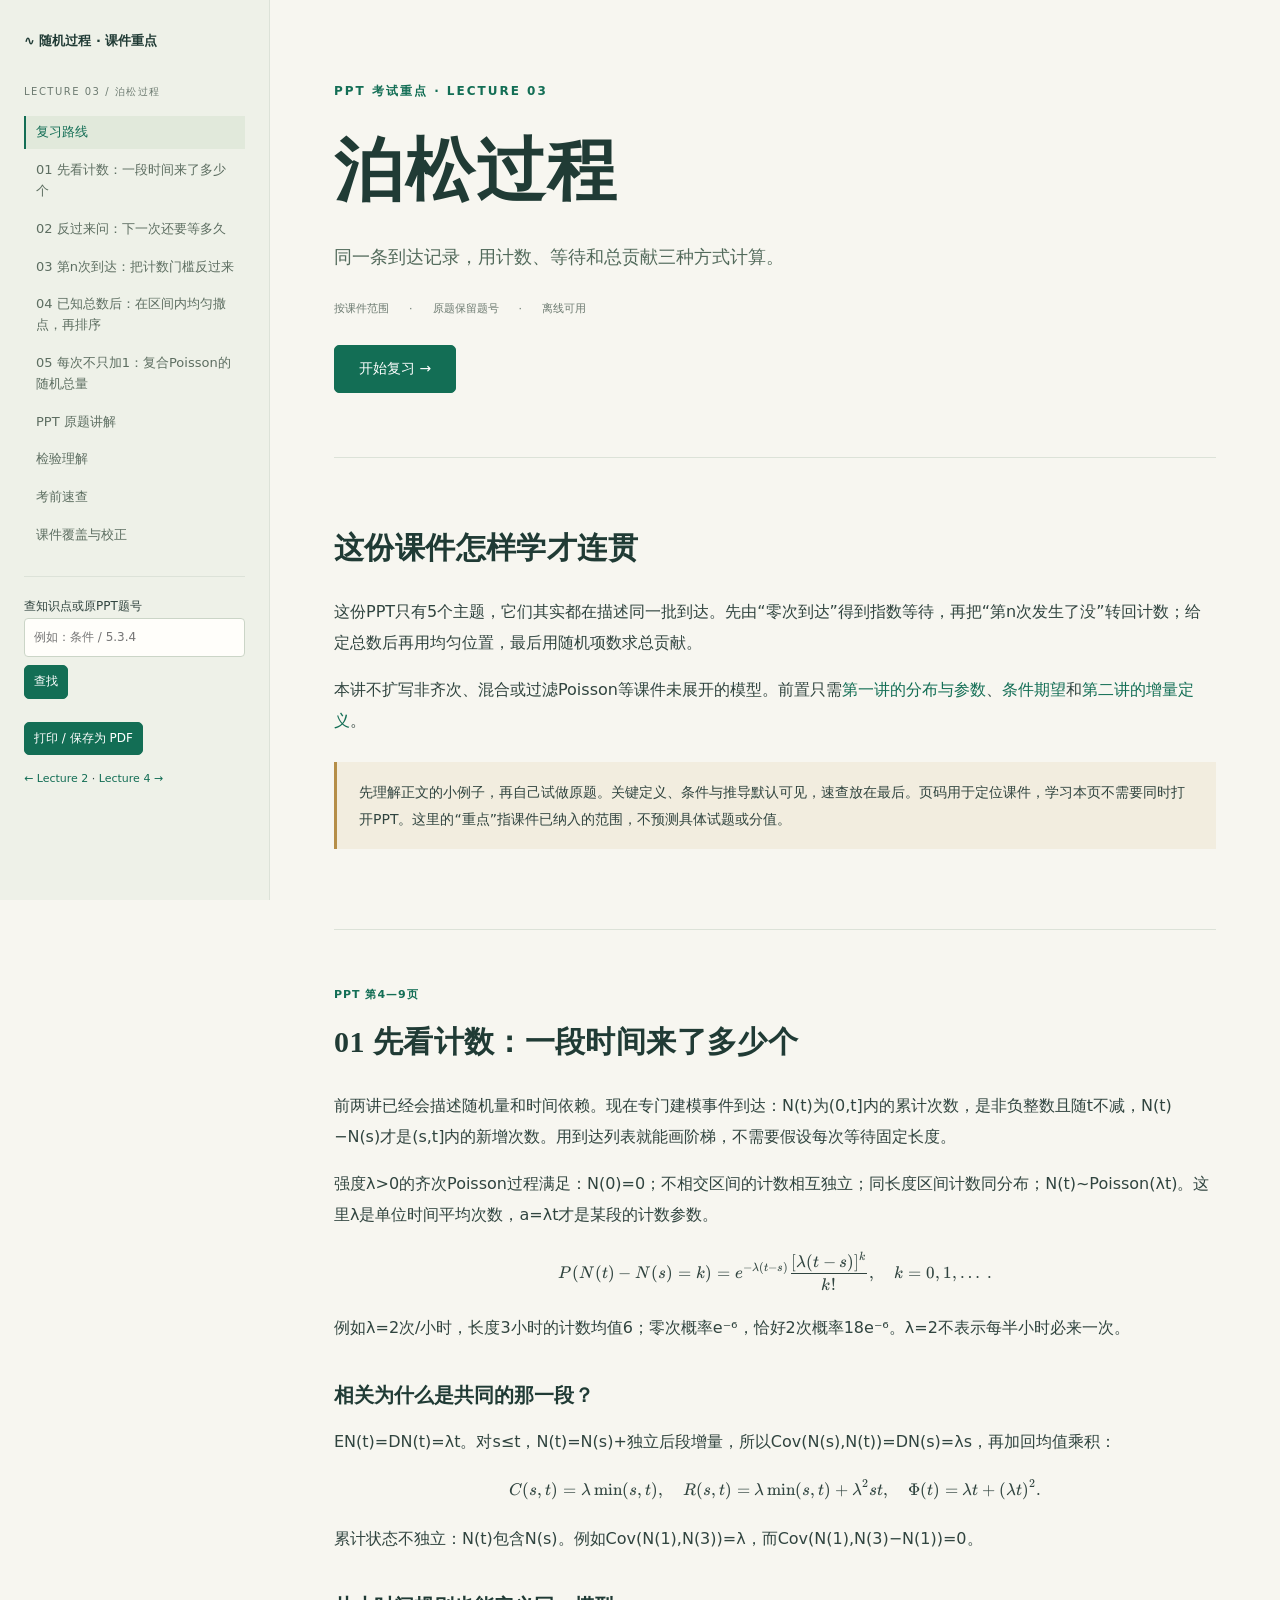
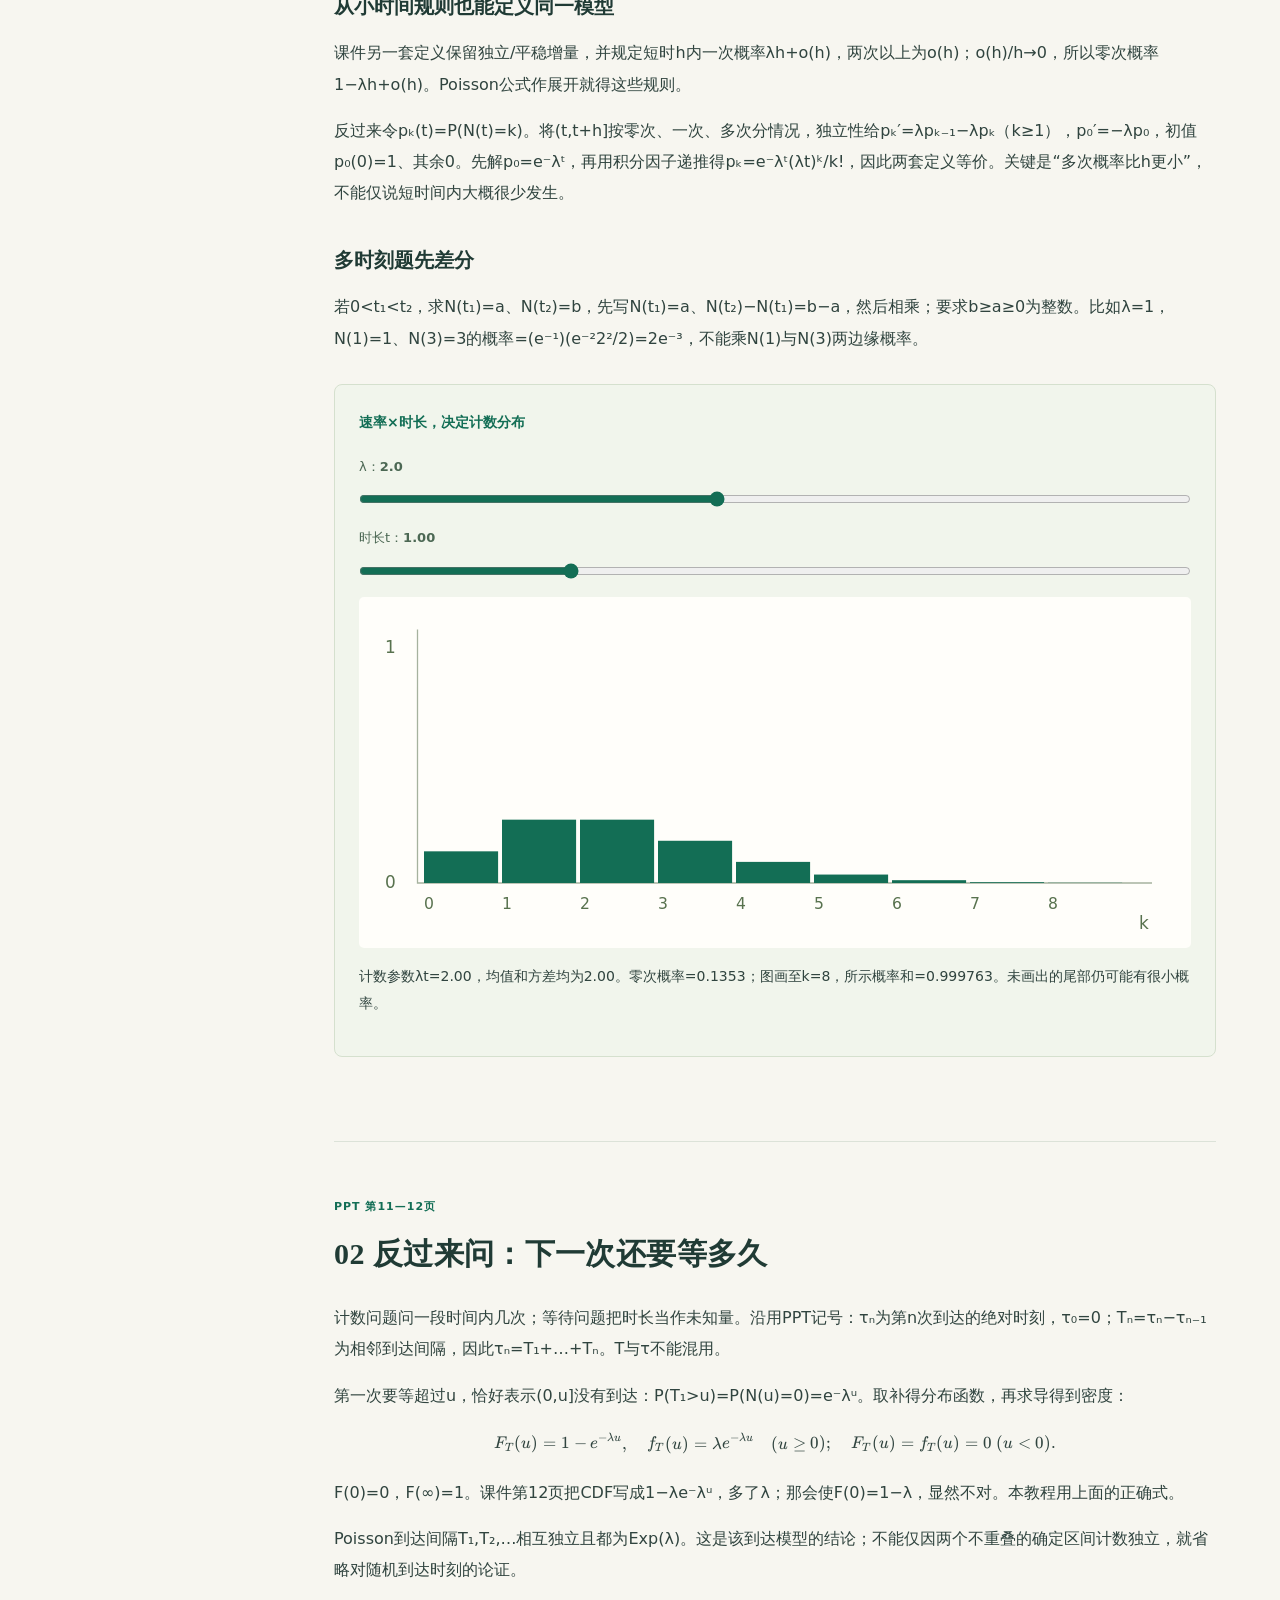
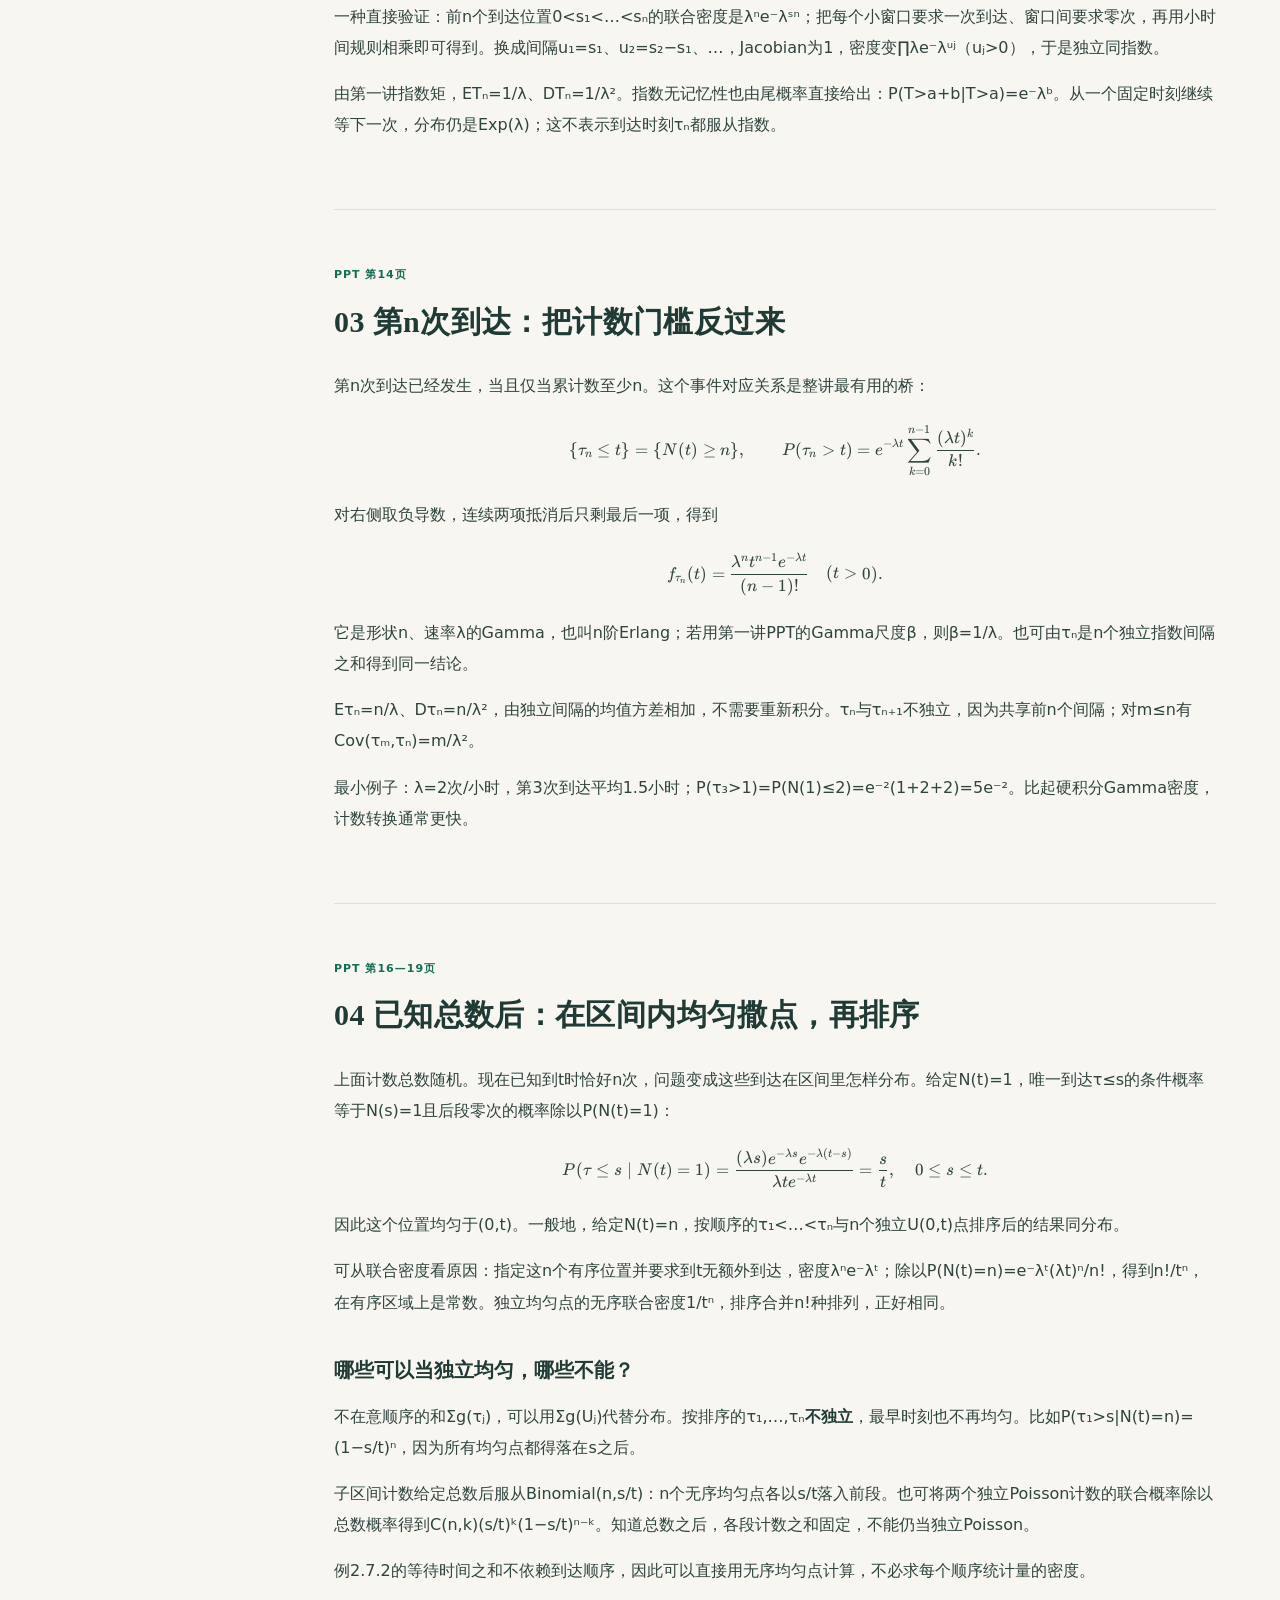
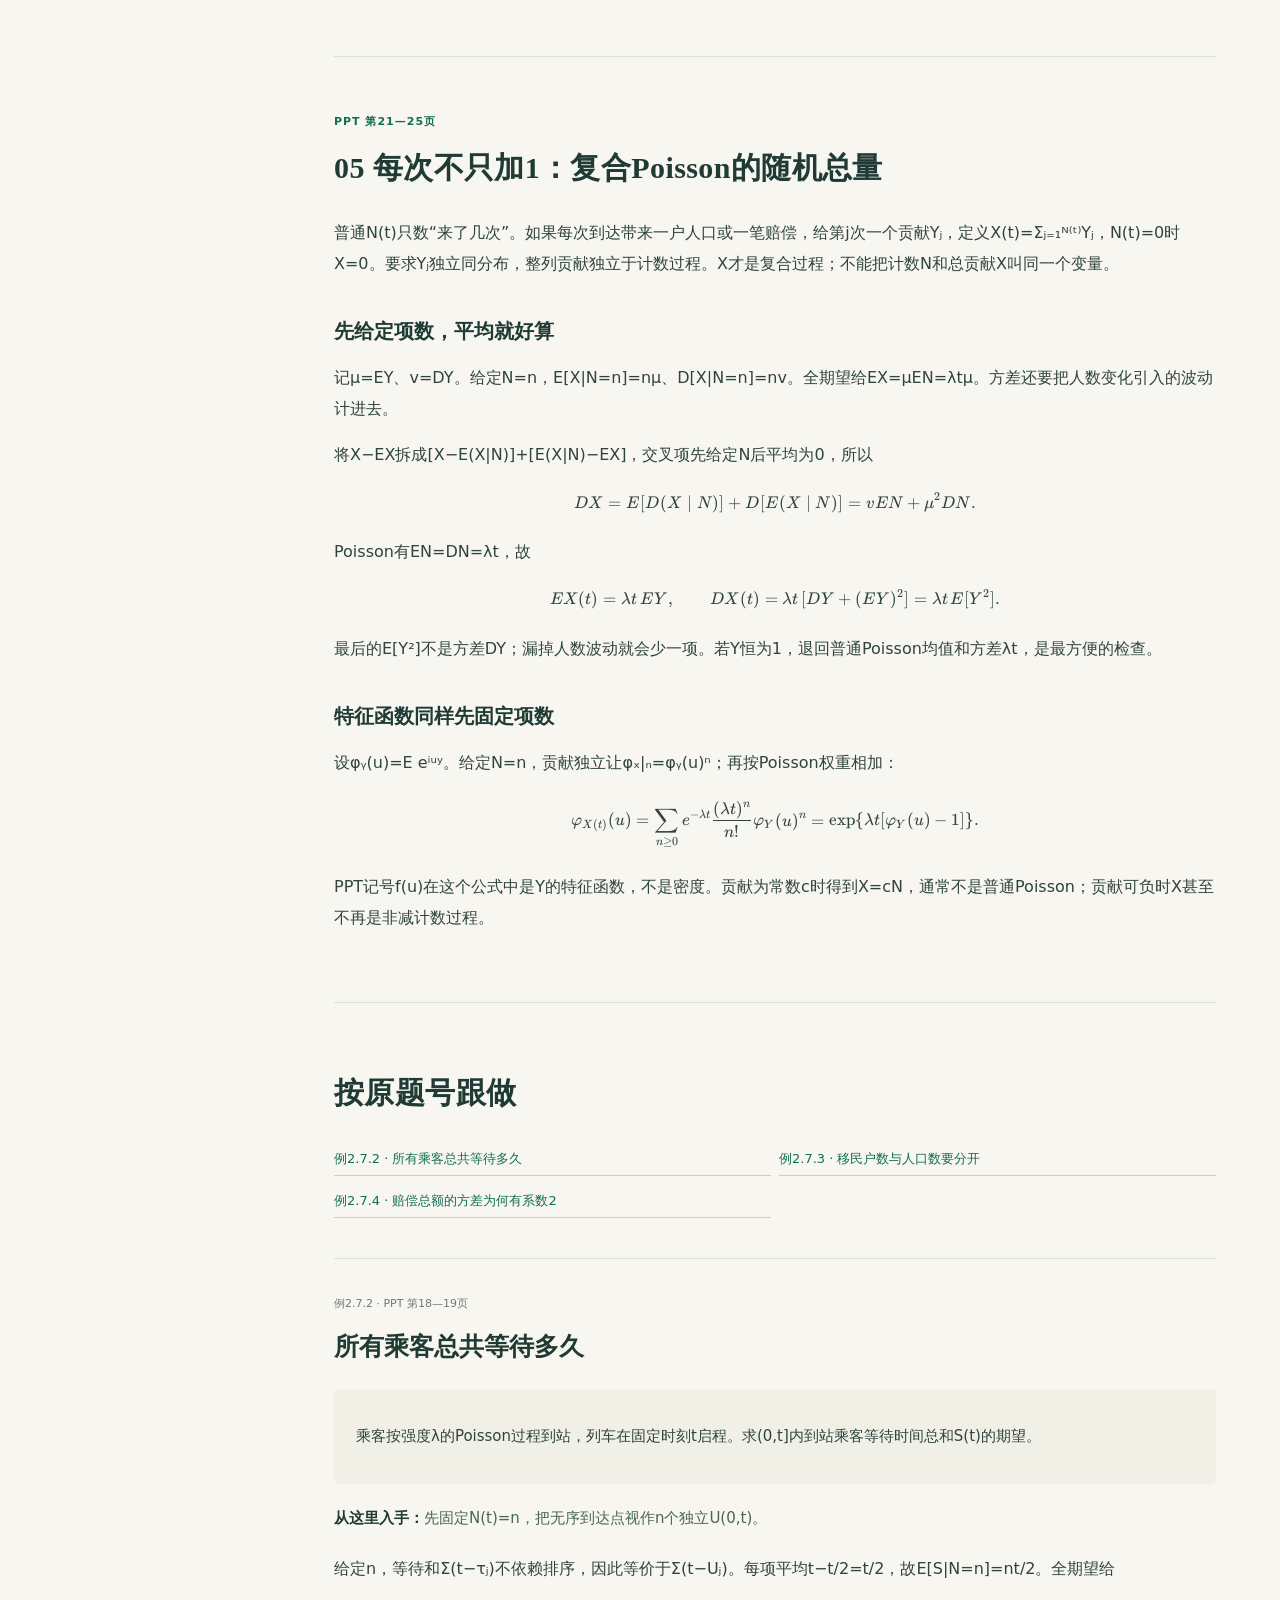
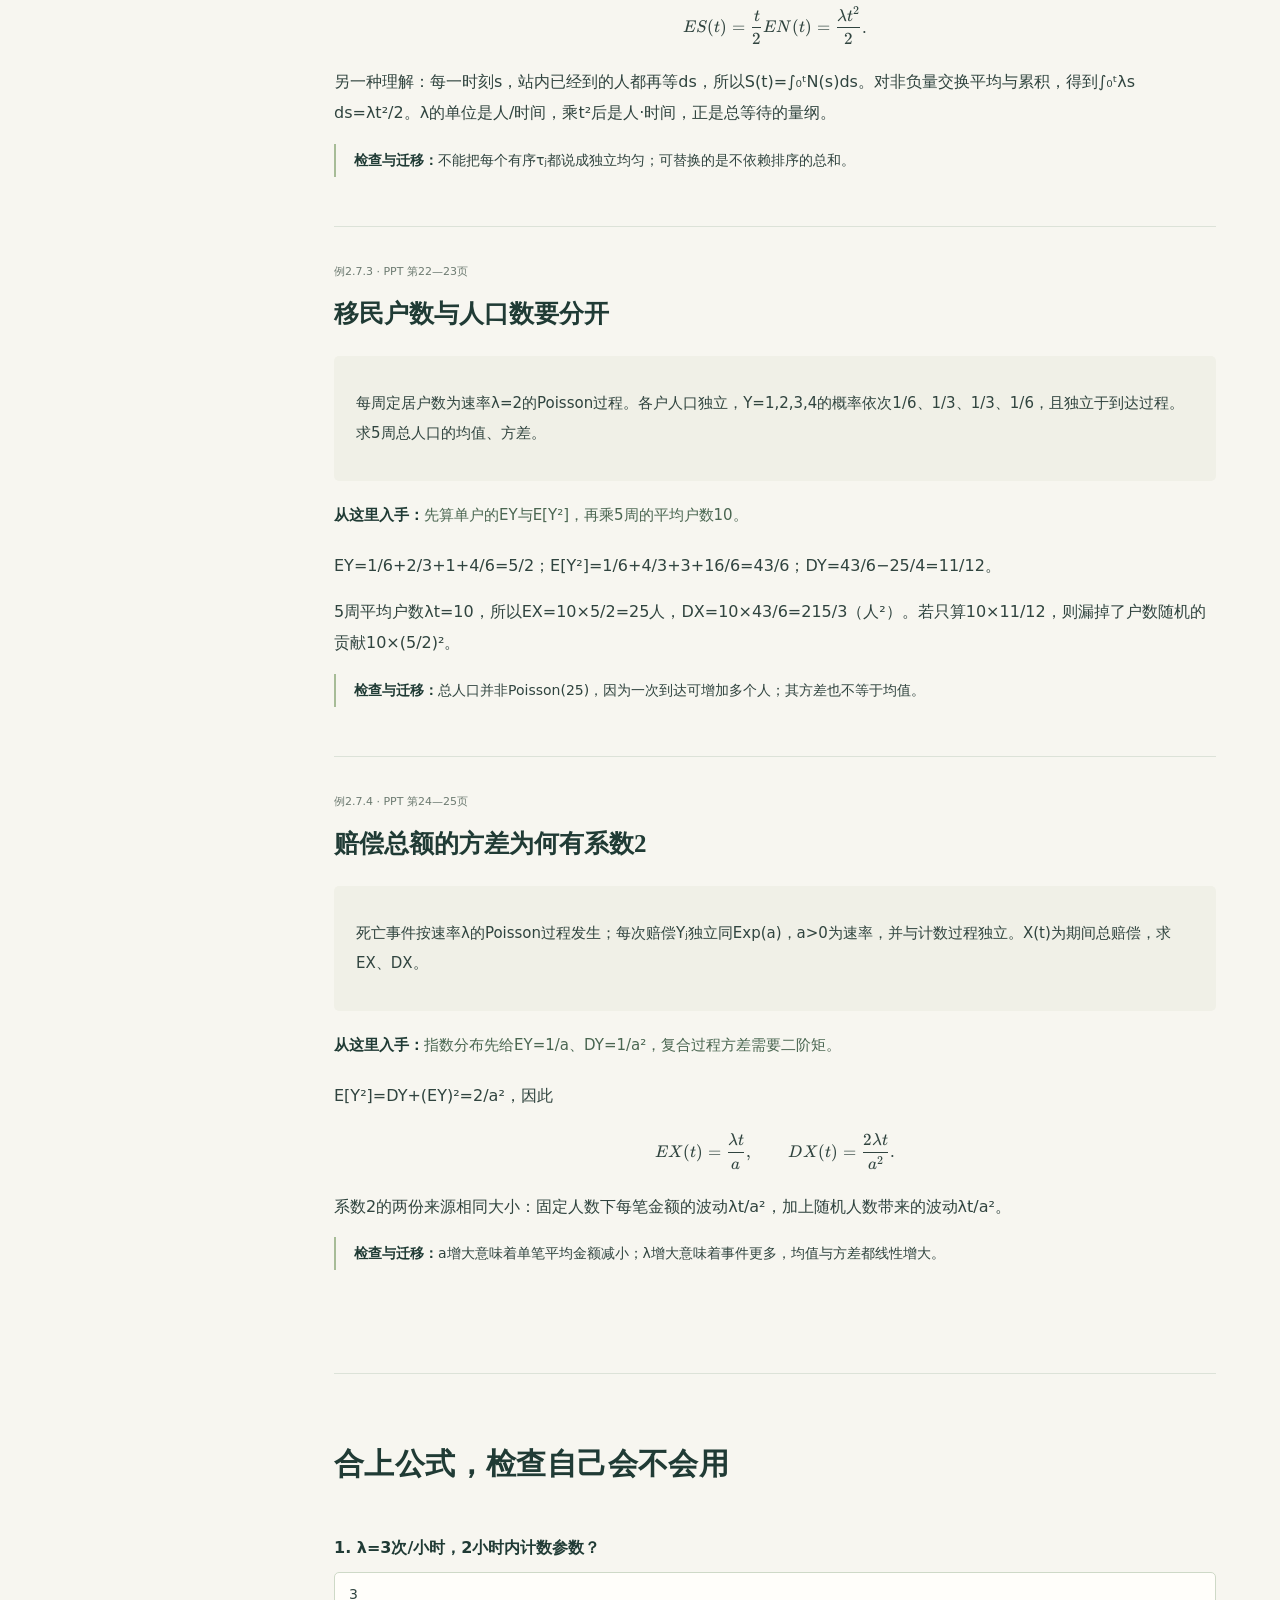
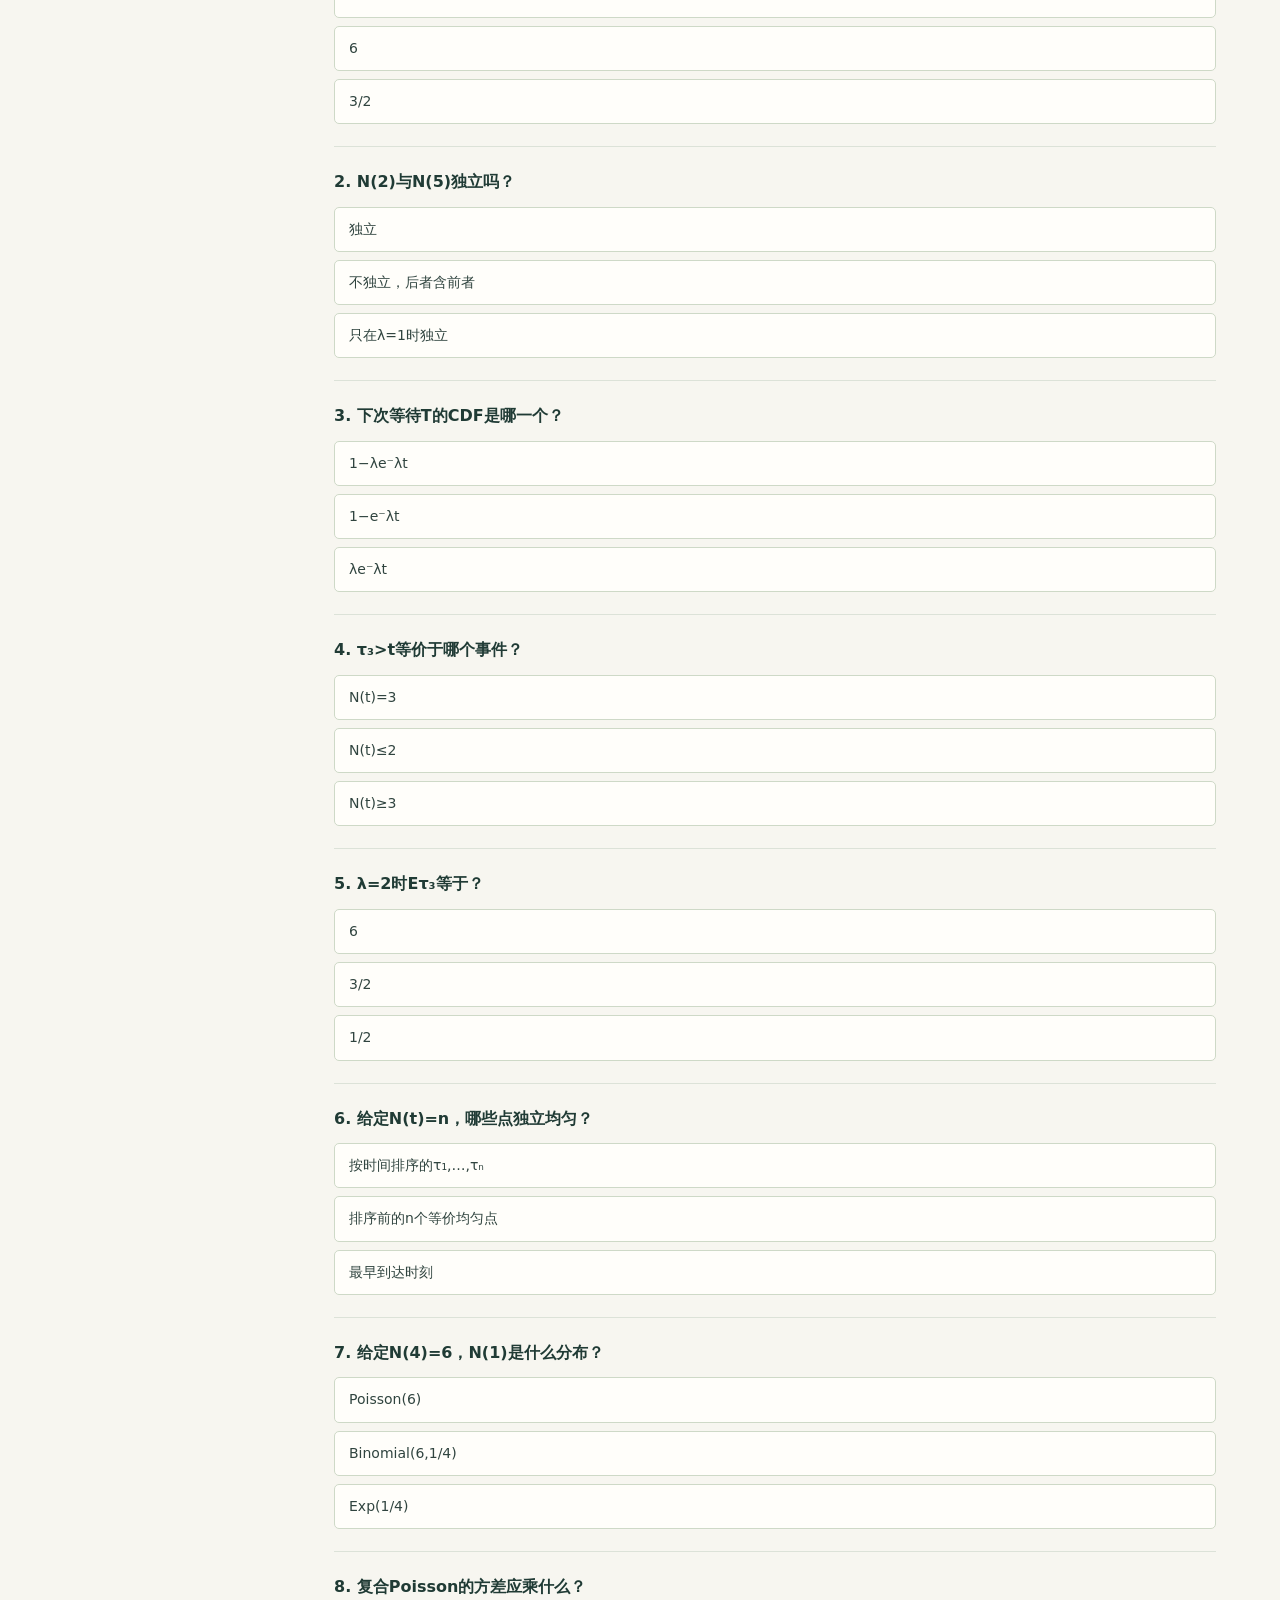
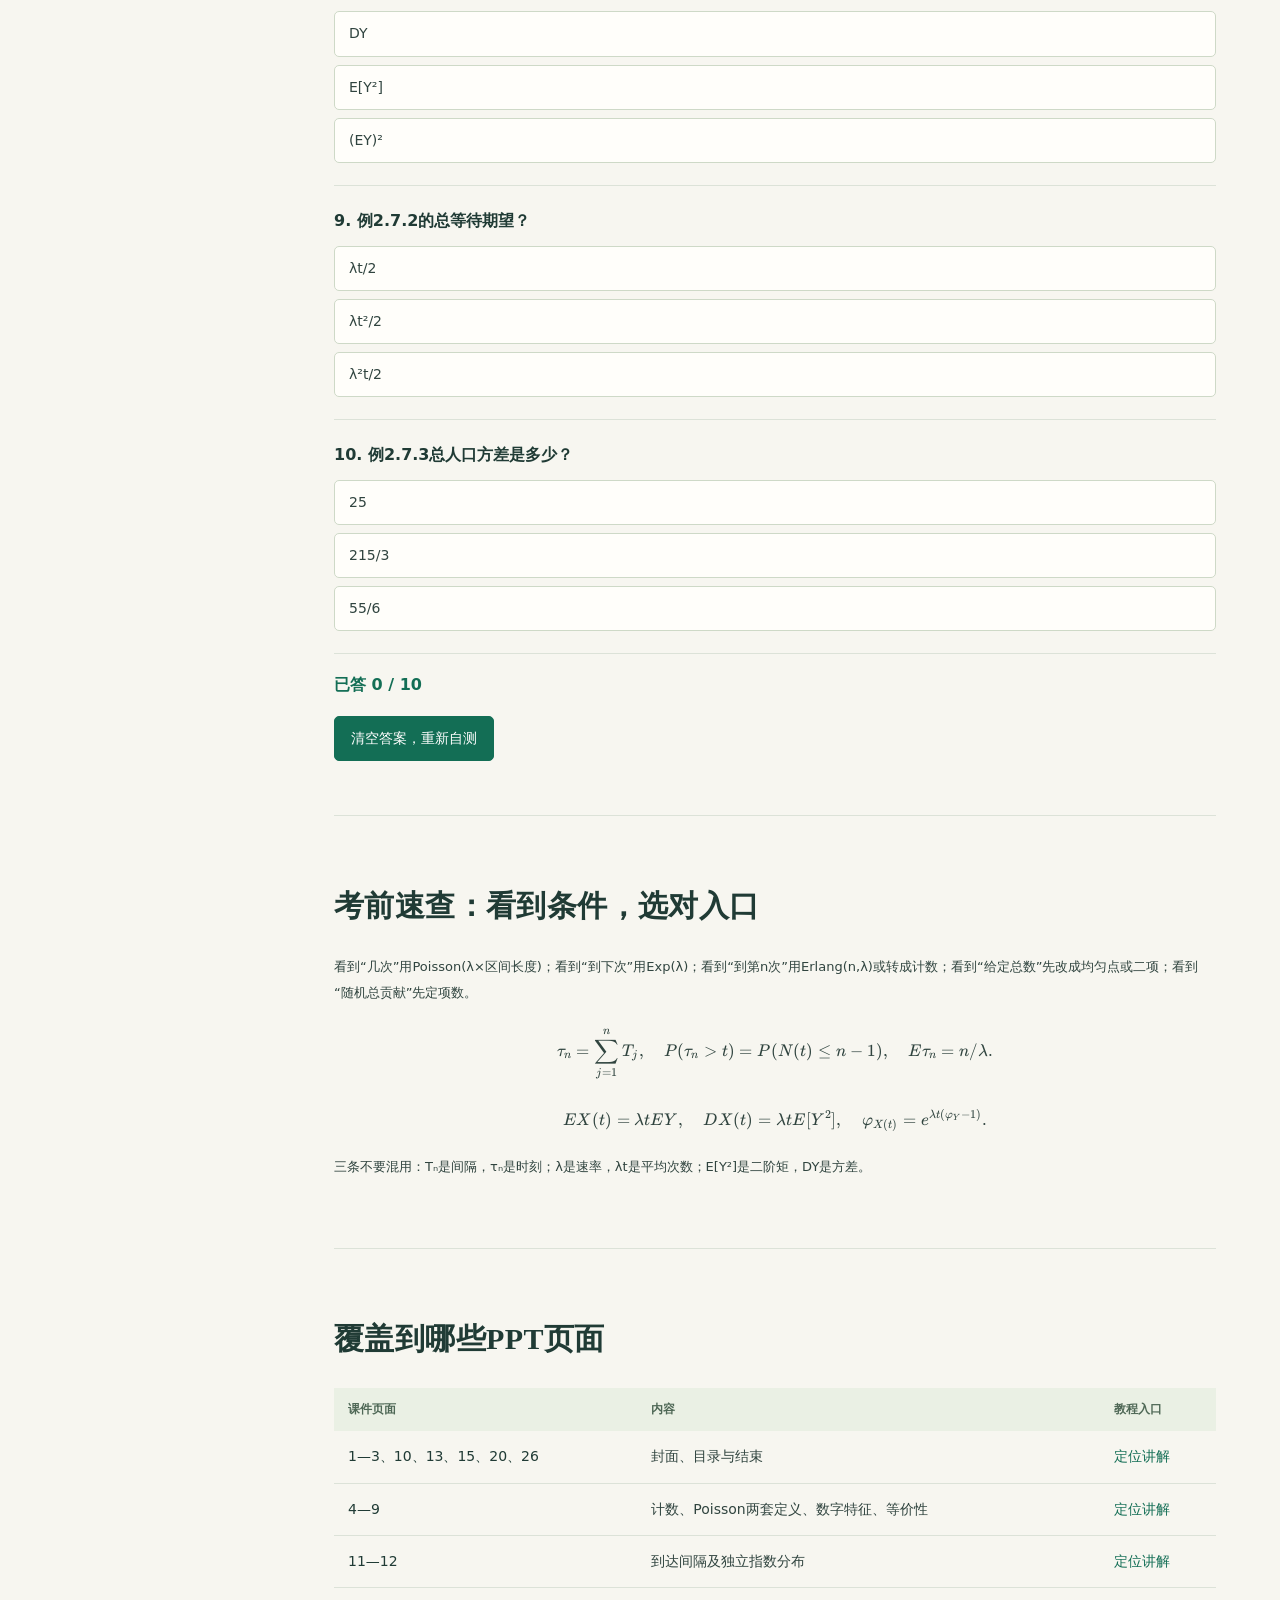
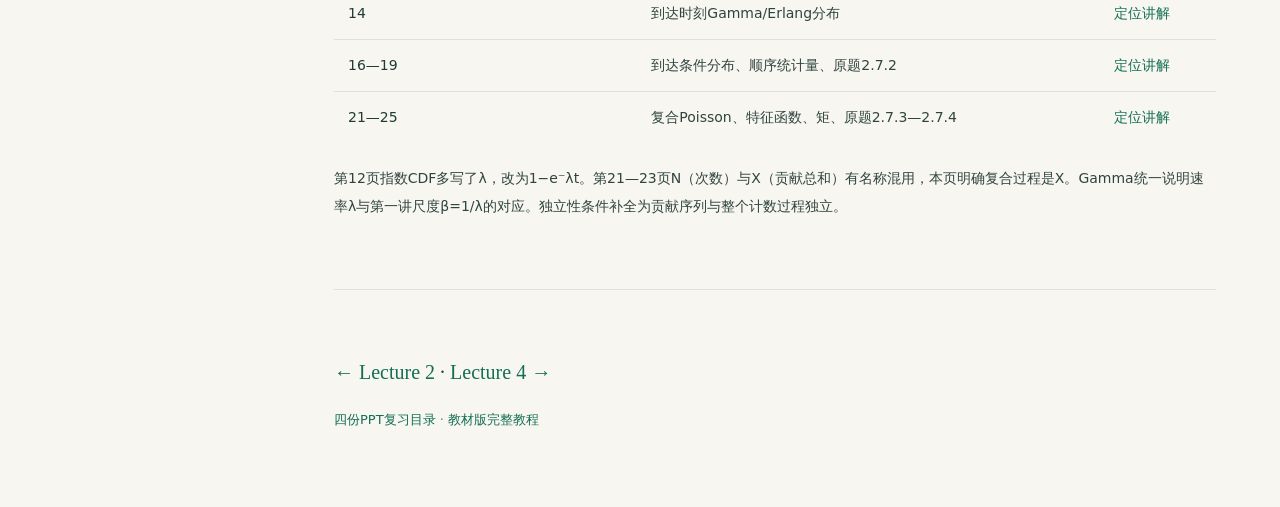
<file: lecture/lecture3/index.html>
<!doctype html><html lang="zh-CN"><head><meta charset="utf-8"><meta name="viewport" content="width=device-width,initial-scale=1"><meta name="description" content="按课件范围编写的随机过程考试重点教程，讲解概念联系、原题推导与做题方法，可离线阅读。"><title>Lecture 3 · 泊松过程</title><link rel="stylesheet" href="../../chapter2/assets/katex/katex.min.css"><link rel="stylesheet" href="../../chapter2/style.css"><link rel="stylesheet" href="../../shared.css"><link rel="stylesheet" href="../lecture.css"><script defer src="../../chapter2/assets/katex/katex.min.js"></script><script defer src="../../chapter2/assets/katex/contrib/auto-render.min.js"></script><script defer src="app.js"></script></head><body><div id="reading-progress" aria-hidden="true"></div><aside class="sidebar"><a class="brand" href="../index.html">∿ 随机过程 · 课件重点</a><p class="side-label">LECTURE 03 / 泊松过程</p><nav aria-label="讲义目录"><a href="#start">复习路线</a><a href="#count">01 先看计数：一段时间来了多少个</a><a href="#gaps">02 反过来问：下一次还要等多久</a><a href="#arrivals">03 第n次到达：把计数门槛反过来</a><a href="#conditional-arrivals">04 已知总数后：在区间内均匀撒点，再排序</a><a href="#compound">05 每次不只加1：复合Poisson的随机总量</a><a href="#examples">PPT 原题讲解</a><a href="#review">检验理解</a><a href="#quick">考前速查</a><a href="#coverage">课件覆盖与校正</a></nav><div class="side-bottom"><label for="search">查知识点或原PPT题号</label><input id="search" type="search" placeholder="例如：条件 / 5.3.4"><button id="search-button">查找</button><p id="search-status" role="status"></p><button id="print">打印 / 保存为 PDF</button><p><a href="../lecture2/index.html">← Lecture 2</a> · <a href="../lecture4/index.html">Lecture 4 →</a></p></div></aside><main><header class="hero" id="start"><div class="eyebrow">PPT 考试重点 · LECTURE 03</div><h1>泊松过程</h1><p class="lead">同一条到达记录，用计数、等待和总贡献三种方式计算。</p><div class="hero-meta"><span>按课件范围</span><span>原题保留题号</span><span>离线可用</span></div><a class="primary" href="#count">开始复习 →</a></header><section class="intro"><h2>这份课件怎样学才连贯</h2><p>这份PPT只有5个主题，它们其实都在描述同一批到达。先由“零次到达”得到指数等待，再把“第n次发生了没”转回计数；给定总数后再用均匀位置，最后用随机项数求总贡献。</p>
<p>本讲不扩写非齐次、混合或过滤Poisson等课件未展开的模型。前置只需<a href="../lecture1/index.html#models">第一讲的分布与参数</a>、<a href="../lecture1/index.html#conditional">条件期望</a>和<a href="../lecture2/index.html#classes">第二讲的增量定义</a>。</p><div class="note">先理解正文的小例子，再自己试做原题。关键定义、条件与推导默认可见，速查放在最后。页码用于定位课件，学习本页不需要同时打开PPT。这里的“重点”指课件已纳入的范围，不预测具体试题或分值。</div></section><section class="lesson" id="count"><div class="section-num">PPT 第4—9页</div><h2>01 先看计数：一段时间来了多少个</h2><p>前两讲已经会描述随机量和时间依赖。现在专门建模事件到达：N(t)为(0,t]内的累计次数，是非负整数且随t不减，N(t)−N(s)才是(s,t]内的新增次数。用到达列表就能画阶梯，不需要假设每次等待固定长度。</p>
<p>强度λ&gt;0的齐次Poisson过程满足：N(0)=0；不相交区间的计数相互独立；同长度区间计数同分布；N(t)~Poisson(λt)。这里λ是单位时间平均次数，a=λt才是某段的计数参数。</p>
\[P(N(t)-N(s)=k)=e^{-\lambda(t-s)}\frac{[\lambda(t-s)]^k}{k!},\quad k=0,1,\ldots\ .\]
<p>例如λ=2次/小时，长度3小时的计数均值6；零次概率e⁻⁶，恰好2次概率18e⁻⁶。λ=2不表示每半小时必来一次。</p>
<h3>相关为什么是共同的那一段？</h3>
<p>EN(t)=DN(t)=λt。对s≤t，N(t)=N(s)+独立后段增量，所以Cov(N(s),N(t))=DN(s)=λs，再加回均值乘积：</p>
\[C(s,t)=\lambda\min(s,t),\quad R(s,t)=\lambda\min(s,t)+\lambda^2st,\quad\Phi(t)=\lambda t+(\lambda t)^2.\]
<p>累计状态不独立：N(t)包含N(s)。例如Cov(N(1),N(3))=λ，而Cov(N(1),N(3)−N(1))=0。</p>
<h3>从小时间规则也能定义同一模型</h3>
<p>课件另一套定义保留独立/平稳增量，并规定短时h内一次概率λh+o(h)，两次以上为o(h)；o(h)/h→0，所以零次概率1−λh+o(h)。Poisson公式作展开就得这些规则。</p>
<p>反过来令pₖ(t)=P(N(t)=k)。将(t,t+h]按零次、一次、多次分情况，独立性给pₖ′=λpₖ₋₁−λpₖ（k≥1），p₀′=−λp₀，初值p₀(0)=1、其余0。先解p₀=e⁻λᵗ，再用积分因子递推得pₖ=e⁻λᵗ(λt)ᵏ/k!，因此两套定义等价。关键是“多次概率比h更小”，不能仅说短时间内大概很少发生。</p>
<h3>多时刻题先差分</h3>
<p>若0&lt;t₁&lt;t₂，求N(t₁)=a、N(t₂)=b，先写N(t₁)=a、N(t₂)−N(t₁)=b−a，然后相乘；要求b≥a≥0为整数。比如λ=1，N(1)=1、N(3)=3的概率=(e⁻¹)(e⁻²2²/2)=2e⁻³，不能乘N(1)与N(3)两边缘概率。</p>
<div class="demo"><div class="demo-title">速率×时长，决定计数分布</div><label for="count-rate">λ：<output id="count-rate-value"></output></label><input id="count-rate" type="range" min="0.5" max="4" step="0.5" value="2"><label for="count-time">时长t：<output id="count-time-value"></output></label><input id="count-time" type="range" min="0" max="4" step="0.25" value="1"><svg id="count-svg" viewBox="0 0 640 270" role="img" aria-label="Poisson概率柱状图，横轴次数k，纵轴概率0至1"></svg><p id="count-result" aria-live="polite"></p></div></section><section class="lesson" id="gaps"><div class="section-num">PPT 第11—12页</div><h2>02 反过来问：下一次还要等多久</h2><p>计数问题问一段时间内几次；等待问题把时长当作未知量。沿用PPT记号：τₙ为第n次到达的绝对时刻，τ₀=0；Tₙ=τₙ−τₙ₋₁为相邻到达间隔，因此τₙ=T₁+…+Tₙ。T与τ不能混用。</p>
<p>第一次要等超过u，恰好表示(0,u]没有到达：P(T₁&gt;u)=P(N(u)=0)=e⁻λᵘ。取补得分布函数，再求导得到密度：</p>
\[F_T(u)=1-e^{-\lambda u},\quad f_T(u)=\lambda e^{-\lambda u}\quad(u\ge0);\quad F_T(u)=f_T(u)=0\ (u&lt;0).\]
<p>F(0)=0，F(∞)=1。课件第12页把CDF写成1−λe⁻λᵘ，多了λ；那会使F(0)=1−λ，显然不对。本教程用上面的正确式。</p>
<p>Poisson到达间隔T₁,T₂,…相互独立且都为Exp(λ)。这是该到达模型的结论；不能仅因两个不重叠的确定区间计数独立，就省略对随机到达时刻的论证。</p>
<p>一种直接验证：前n个到达位置0&lt;s₁&lt;…&lt;sₙ的联合密度是λⁿe⁻λˢⁿ；把每个小窗口要求一次到达、窗口间要求零次，再用小时间规则相乘即可得到。换成间隔u₁=s₁、u₂=s₂−s₁、…，Jacobian为1，密度变∏λe⁻λᵘʲ（uⱼ&gt;0），于是独立同指数。</p>
<p>由第一讲指数矩，ETₙ=1/λ、DTₙ=1/λ²。指数无记忆性也由尾概率直接给出：P(T&gt;a+b|T&gt;a)=e⁻λᵇ。从一个固定时刻继续等下一次，分布仍是Exp(λ)；这不表示到达时刻τₙ都服从指数。</p></section><section class="lesson" id="arrivals"><div class="section-num">PPT 第14页</div><h2>03 第n次到达：把计数门槛反过来</h2><p>第n次到达已经发生，当且仅当累计数至少n。这个事件对应关系是整讲最有用的桥：</p>
\[\{\tau_n\le t\}=\{N(t)\ge n\},\qquad P(\tau_n>t)=e^{-\lambda t}\sum_{k=0}^{n-1}\frac{(\lambda t)^k}{k!}.\]
<p>对右侧取负导数，连续两项抵消后只剩最后一项，得到</p>
\[f_{\tau_n}(t)=\frac{\lambda^nt^{n-1}e^{-\lambda t}}{(n-1)!}\quad(t>0).\]
<p>它是形状n、速率λ的Gamma，也叫n阶Erlang；若用第一讲PPT的Gamma尺度β，则β=1/λ。也可由τₙ是n个独立指数间隔之和得到同一结论。</p>
<p>Eτₙ=n/λ、Dτₙ=n/λ²，由独立间隔的均值方差相加，不需要重新积分。τₙ与τₙ₊₁不独立，因为共享前n个间隔；对m≤n有Cov(τₘ,τₙ)=m/λ²。</p>
<p>最小例子：λ=2次/小时，第3次到达平均1.5小时；P(τ₃&gt;1)=P(N(1)≤2)=e⁻²(1+2+2)=5e⁻²。比起硬积分Gamma密度，计数转换通常更快。</p></section><section class="lesson" id="conditional-arrivals"><div class="section-num">PPT 第16—19页</div><h2>04 已知总数后：在区间内均匀撒点，再排序</h2><p>上面计数总数随机。现在已知到t时恰好n次，问题变成这些到达在区间里怎样分布。给定N(t)=1，唯一到达τ≤s的条件概率等于N(s)=1且后段零次的概率除以P(N(t)=1)：</p>
\[P(\tau\le s\mid N(t)=1)=\frac{(\lambda s)e^{-\lambda s}e^{-\lambda(t-s)}}{\lambda te^{-\lambda t}}=\frac st,\quad0\le s\le t.\]
<p>因此这个位置均匀于(0,t)。一般地，给定N(t)=n，按顺序的τ₁&lt;…&lt;τₙ与n个独立U(0,t)点排序后的结果同分布。</p>
<p>可从联合密度看原因：指定这n个有序位置并要求到t无额外到达，密度λⁿe⁻λᵗ；除以P(N(t)=n)=e⁻λᵗ(λt)ⁿ/n!，得到n!/tⁿ，在有序区域上是常数。独立均匀点的无序联合密度1/tⁿ，排序合并n!种排列，正好相同。</p>
<h3>哪些可以当独立均匀，哪些不能？</h3>
<p>不在意顺序的和Σg(τⱼ)，可以用Σg(Uⱼ)代替分布。按排序的τ₁,…,τₙ<strong>不独立</strong>，最早时刻也不再均匀。比如P(τ₁&gt;s|N(t)=n)=(1−s/t)ⁿ，因为所有均匀点都得落在s之后。</p>
<p>子区间计数给定总数后服从Binomial(n,s/t)：n个无序均匀点各以s/t落入前段。也可将两个独立Poisson计数的联合概率除以总数概率得到C(n,k)(s/t)ᵏ(1−s/t)ⁿ⁻ᵏ。知道总数之后，各段计数之和固定，不能仍当独立Poisson。</p>
<p>例2.7.2的等待时间之和不依赖到达顺序，因此可以直接用无序均匀点计算，不必求每个顺序统计量的密度。</p></section><section class="lesson" id="compound"><div class="section-num">PPT 第21—25页</div><h2>05 每次不只加1：复合Poisson的随机总量</h2><p>普通N(t)只数“来了几次”。如果每次到达带来一户人口或一笔赔偿，给第j次一个贡献Yⱼ，定义X(t)=Σⱼ₌₁ᴺ⁽ᵗ⁾Yⱼ，N(t)=0时X=0。要求Yⱼ独立同分布，整列贡献独立于计数过程。X才是复合过程；不能把计数N和总贡献X叫同一个变量。</p>
<h3>先给定项数，平均就好算</h3>
<p>记μ=EY、v=DY。给定N=n，E[X|N=n]=nμ、D[X|N=n]=nv。全期望给EX=μEN=λtμ。方差还要把人数变化引入的波动计进去。</p>
<p>将X−EX拆成[X−E(X|N)]+[E(X|N)−EX]，交叉项先给定N后平均为0，所以</p>
\[DX=E[D(X\mid N)]+D[E(X\mid N)]=vEN+\mu^2DN.\]
<p>Poisson有EN=DN=λt，故</p>
\[EX(t)=\lambda t\,EY,\qquad DX(t)=\lambda t\,[DY+(EY)^2]=\lambda t\,E[Y^2].\]
<p>最后的E[Y²]不是方差DY；漏掉人数波动就会少一项。若Y恒为1，退回普通Poisson均值和方差λt，是最方便的检查。</p>
<h3>特征函数同样先固定项数</h3>
<p>设φᵧ(u)=E eⁱᵘʸ。给定N=n，贡献独立让φₓ|ₙ=φᵧ(u)ⁿ；再按Poisson权重相加：</p>
\[\varphi_{X(t)}(u)=\sum_{n\ge0}e^{-\lambda t}\frac{(\lambda t)^n}{n!}\varphi_Y(u)^n=\exp\{\lambda t[\varphi_Y(u)-1]\}.\]
<p>PPT记号f(u)在这个公式中是Y的特征函数，不是密度。贡献为常数c时得到X=cN，通常不是普通Poisson；贡献可负时X甚至不再是非减计数过程。</p></section><section class="examples" id="examples"><h2>按原题号跟做</h2><div class="example-index"><a href="#ex-2-7-2">例2.7.2 · 所有乘客总共等待多久</a><a href="#ex-2-7-3">例2.7.3 · 移民户数与人口数要分开</a><a href="#ex-2-7-4">例2.7.4 · 赔偿总额的方差为何有系数2</a></div><article class="example" id="ex-2-7-2"><div class="example-kicker">例2.7.2 · PPT 第18—19页</div><h3>所有乘客总共等待多久</h3><div class="problem"><p>乘客按强度λ的Poisson过程到站，列车在固定时刻t启程。求(0,t]内到站乘客等待时间总和S(t)的期望。</p></div><p class="entry"><b>从这里入手：</b>先固定N(t)=n，把无序到达点视作n个独立U(0,t)。</p><p>给定n，等待和Σ(t−τⱼ)不依赖排序，因此等价于Σ(t−Uⱼ)。每项平均t−t/2=t/2，故E[S|N=n]=nt/2。全期望给</p>
\[ES(t)=\frac t2EN(t)=\frac{\lambda t^2}2.\]
<p>另一种理解：每一时刻s，站内已经到的人都再等ds，所以S(t)=∫₀ᵗN(s)ds。对非负量交换平均与累积，得到∫₀ᵗλs ds=λt²/2。λ的单位是人/时间，乘t²后是人·时间，正是总等待的量纲。</p><p class="check"><b>检查与迁移：</b>不能把每个有序τⱼ都说成独立均匀；可替换的是不依赖排序的总和。</p></article><article class="example" id="ex-2-7-3"><div class="example-kicker">例2.7.3 · PPT 第22—23页</div><h3>移民户数与人口数要分开</h3><div class="problem"><p>每周定居户数为速率λ=2的Poisson过程。各户人口独立，Y=1,2,3,4的概率依次1/6、1/3、1/3、1/6，且独立于到达过程。求5周总人口的均值、方差。</p></div><p class="entry"><b>从这里入手：</b>先算单户的EY与E[Y²]，再乘5周的平均户数10。</p><p>EY=1/6+2/3+1+4/6=5/2；E[Y²]=1/6+4/3+3+16/6=43/6；DY=43/6−25/4=11/12。</p>
<p>5周平均户数λt=10，所以EX=10×5/2=25人，DX=10×43/6=215/3（人²）。若只算10×11/12，则漏掉了户数随机的贡献10×(5/2)²。</p><p class="check"><b>检查与迁移：</b>总人口并非Poisson(25)，因为一次到达可增加多个人；其方差也不等于均值。</p></article><article class="example" id="ex-2-7-4"><div class="example-kicker">例2.7.4 · PPT 第24—25页</div><h3>赔偿总额的方差为何有系数2</h3><div class="problem"><p>死亡事件按速率λ的Poisson过程发生；每次赔偿Yⱼ独立同Exp(a)，a>0为速率，并与计数过程独立。X(t)为期间总赔偿，求EX、DX。</p></div><p class="entry"><b>从这里入手：</b>指数分布先给EY=1/a、DY=1/a²，复合过程方差需要二阶矩。</p><p>E[Y²]=DY+(EY)²=2/a²，因此</p>
\[EX(t)=\frac{\lambda t}a,\qquad DX(t)=\frac{2\lambda t}{a^2}.\]
<p>系数2的两份来源相同大小：固定人数下每笔金额的波动λt/a²，加上随机人数带来的波动λt/a²。</p><p class="check"><b>检查与迁移：</b>a增大意味着单笔平均金额减小；λ增大意味着事件更多，均值与方差都线性增大。</p></article></section><section class="lesson" id="review"><h2>合上公式，检查自己会不会用</h2><div id="quiz"></div><p id="quiz-score" role="status"></p><button id="quiz-reset">清空答案，重新自测</button></section><section class="lesson formula-sheet" id="quick"><h2>考前速查：看到条件，选对入口</h2><p>看到“几次”用Poisson(λ×区间长度)；看到“到下次”用Exp(λ)；看到“到第n次”用Erlang(n,λ)或转成计数；看到“给定总数”先改成均匀点或二项；看到“随机总贡献”先定项数。</p>
\[\tau_n=\sum_{j=1}^nT_j,\quad P(\tau_n>t)=P(N(t)\le n-1),\quad E\tau_n=n/\lambda.\]
\[EX(t)=\lambda tEY,\quad DX(t)=\lambda tE[Y^2],\quad\varphi_{X(t)}=e^{\lambda t(\varphi_Y-1)}.\]
<p>三条不要混用：Tₙ是间隔，τₙ是时刻；λ是速率，λt是平均次数；E[Y²]是二阶矩，DY是方差。</p></section><section class="lesson sources" id="coverage"><h2>覆盖到哪些PPT页面</h2><div class="table-wrap"><table><thead><tr><th>课件页面</th><th>内容</th><th>教程入口</th></tr></thead><tbody><tr><td>1—3、10、13、15、20、26</td><td>封面、目录与结束</td><td><a href="#start">定位讲解</a></td></tr><tr><td>4—9</td><td>计数、Poisson两套定义、数字特征、等价性</td><td><a href="#count">定位讲解</a></td></tr><tr><td>11—12</td><td>到达间隔及独立指数分布</td><td><a href="#gaps">定位讲解</a></td></tr><tr><td>14</td><td>到达时刻Gamma/Erlang分布</td><td><a href="#arrivals">定位讲解</a></td></tr><tr><td>16—19</td><td>到达条件分布、顺序统计量、原题2.7.2</td><td><a href="#conditional-arrivals">定位讲解</a></td></tr><tr><td>21—25</td><td>复合Poisson、特征函数、矩、原题2.7.3—2.7.4</td><td><a href="#compound">定位讲解</a></td></tr></tbody></table></div><p>第12页指数CDF多写了λ，改为1−e⁻λt。第21—23页N（次数）与X（贡献总和）有名称混用，本页明确复合过程是X。Gamma统一说明速率λ与第一讲尺度β=1/λ的对应。独立性条件补全为贡献序列与整个计数过程独立。</p></section><footer><p class="footer-line"><a href="../lecture2/index.html">← Lecture 2</a> · <a href="../lecture4/index.html">Lecture 4 →</a></p><p><a href="../index.html">四份PPT复习目录</a> · <a href="../../index.html">教材版完整教程</a></p></footer></main></body></html>
</file>
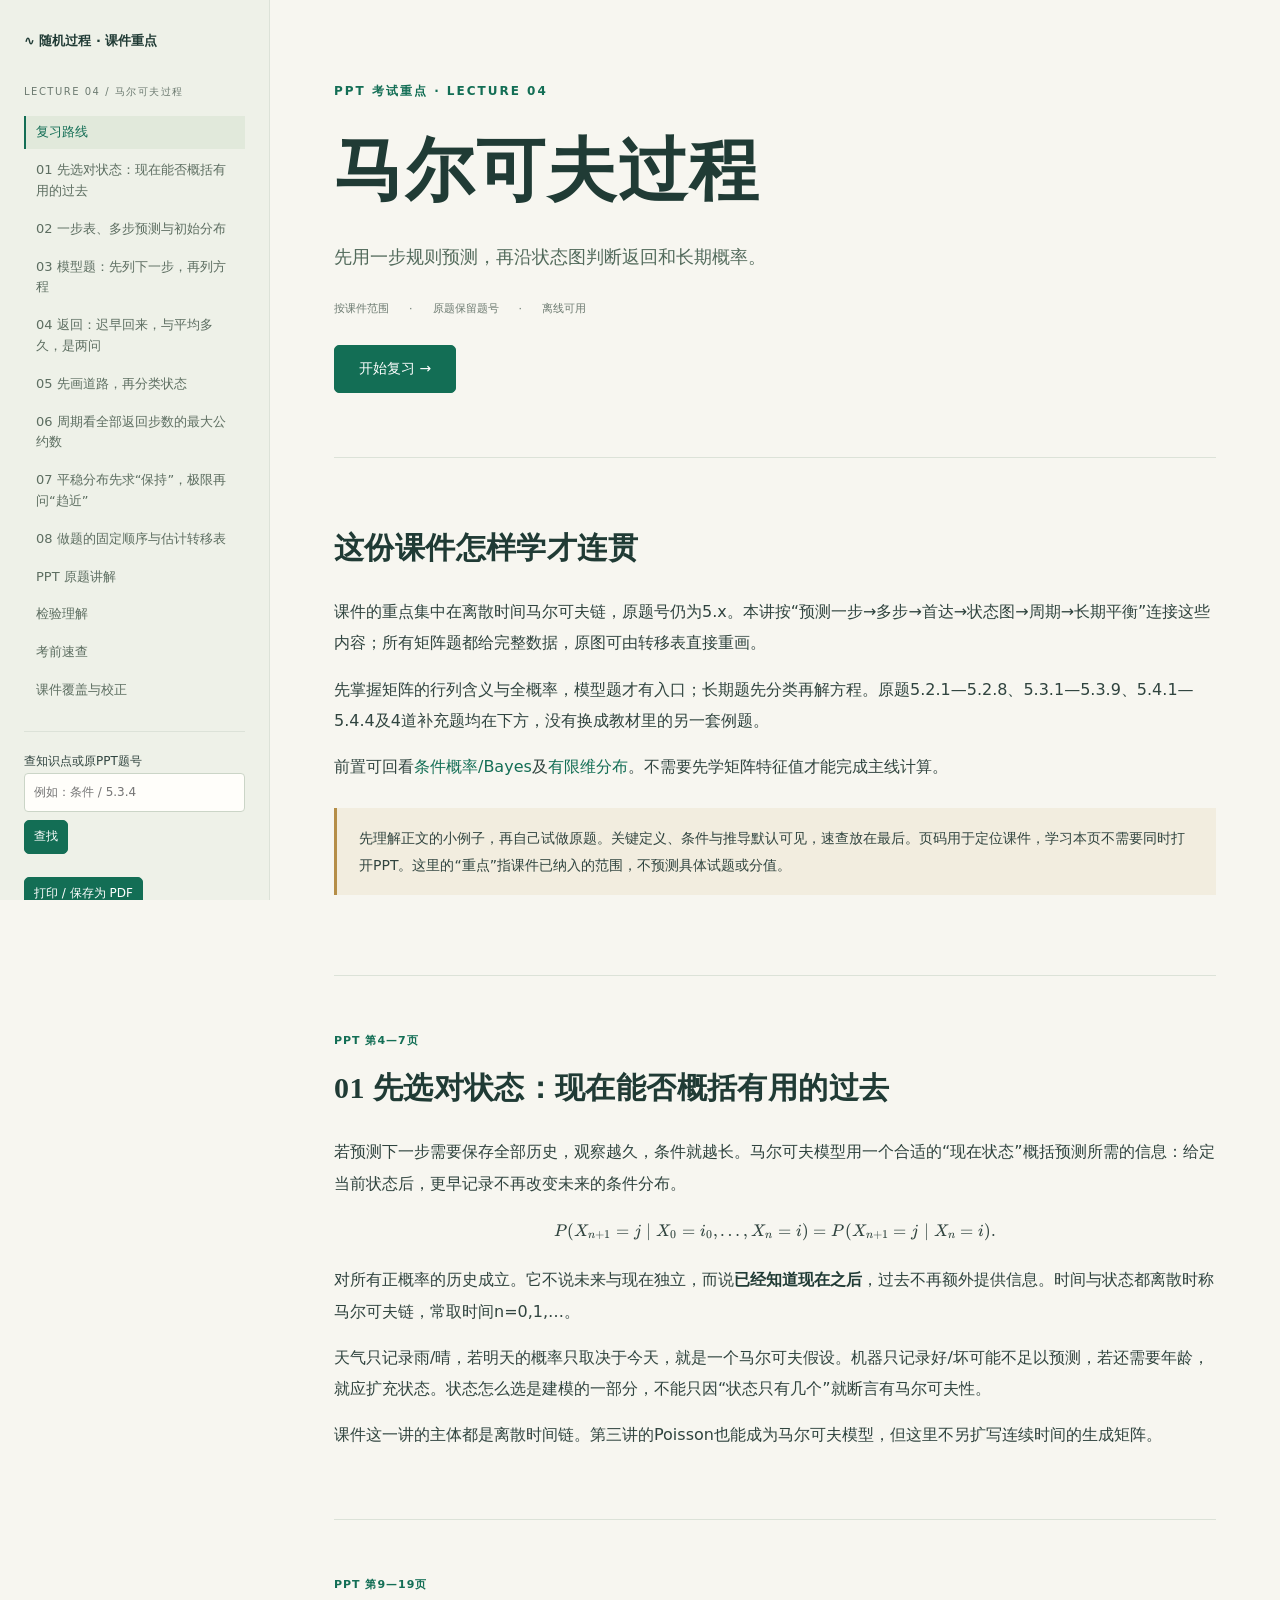
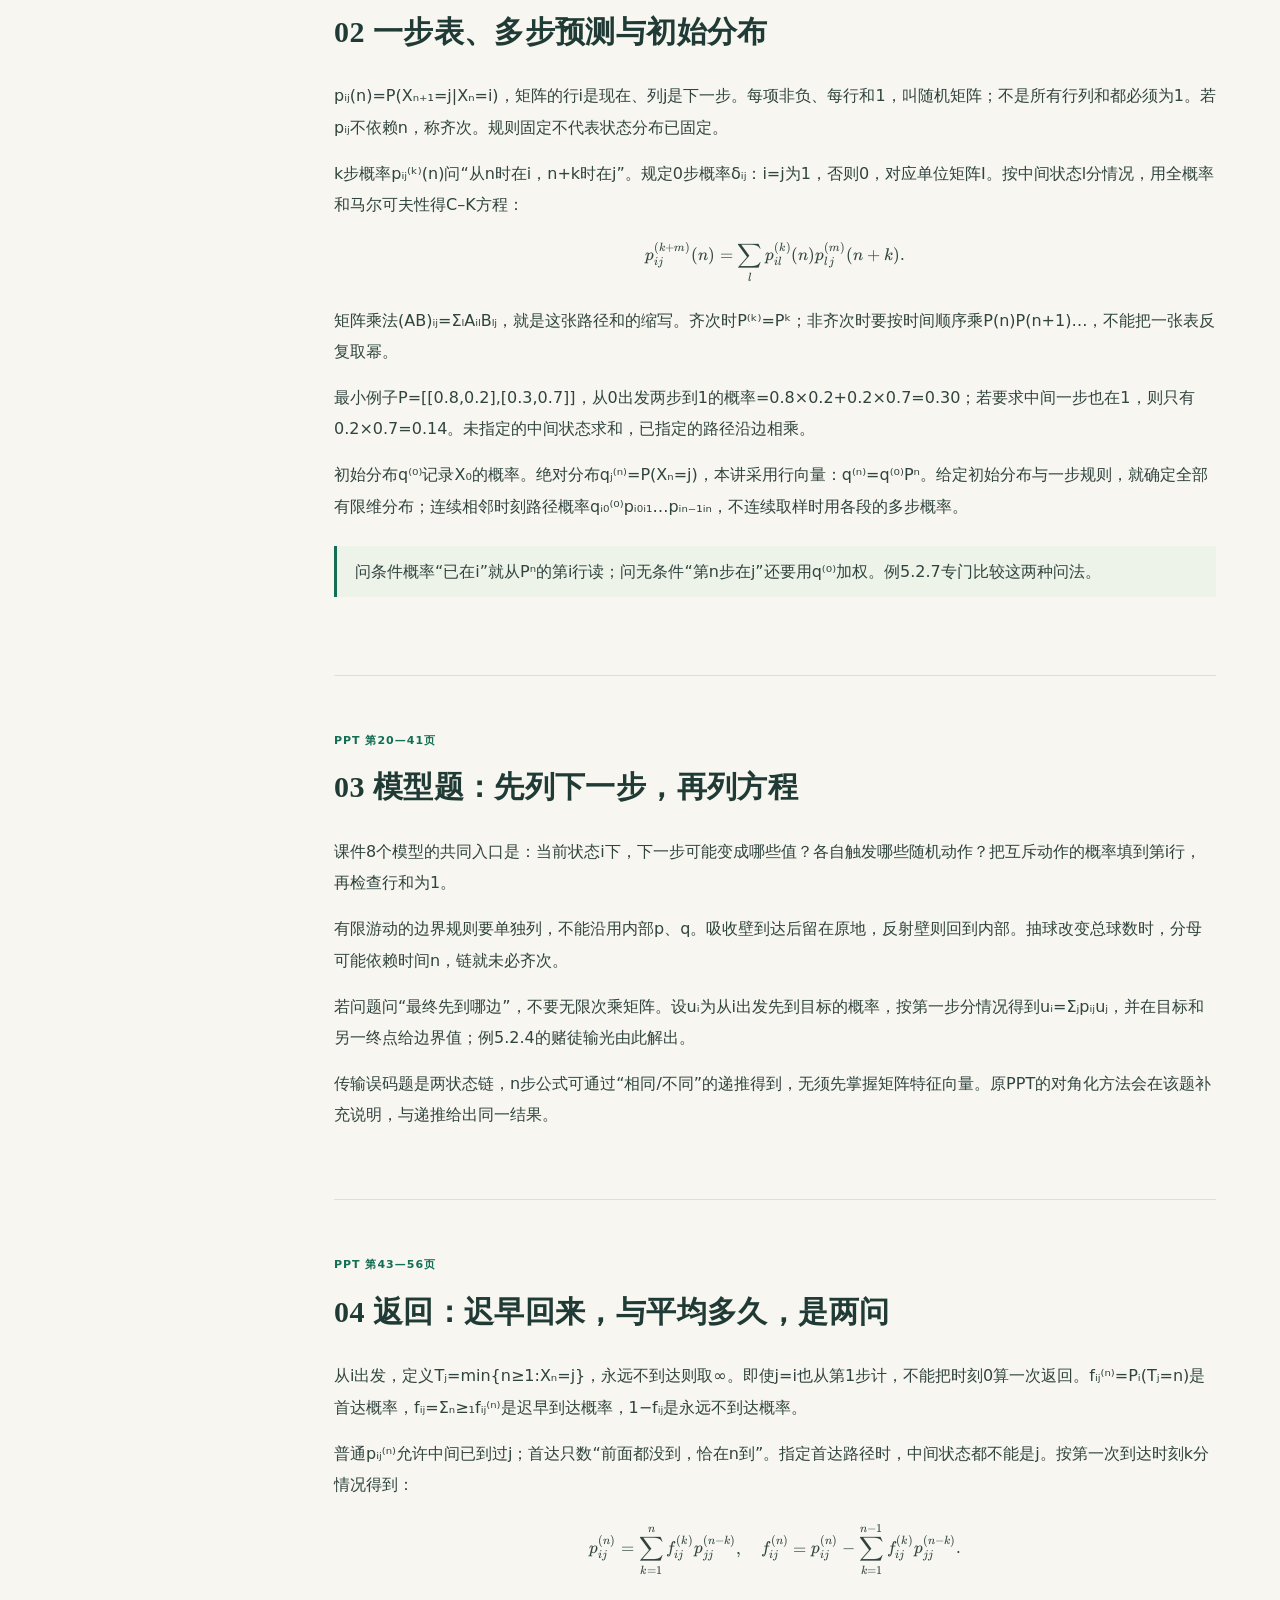
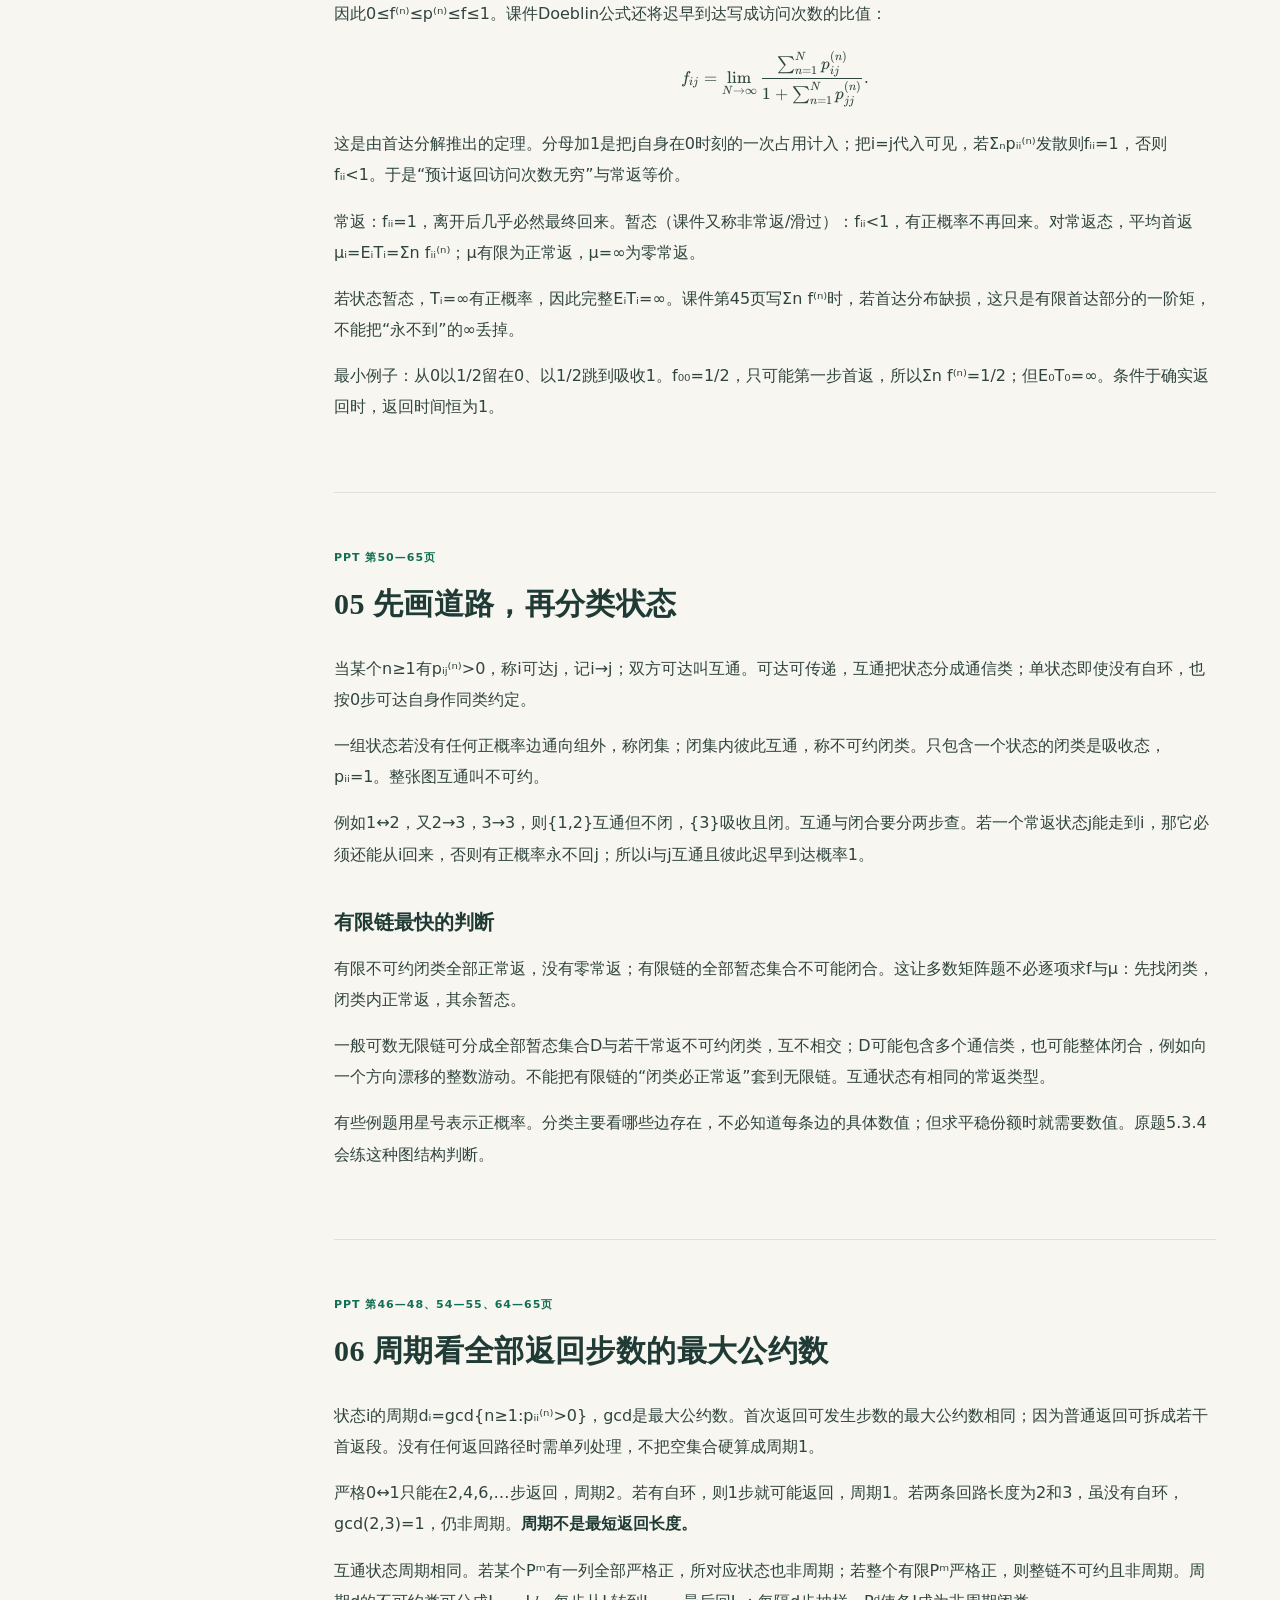
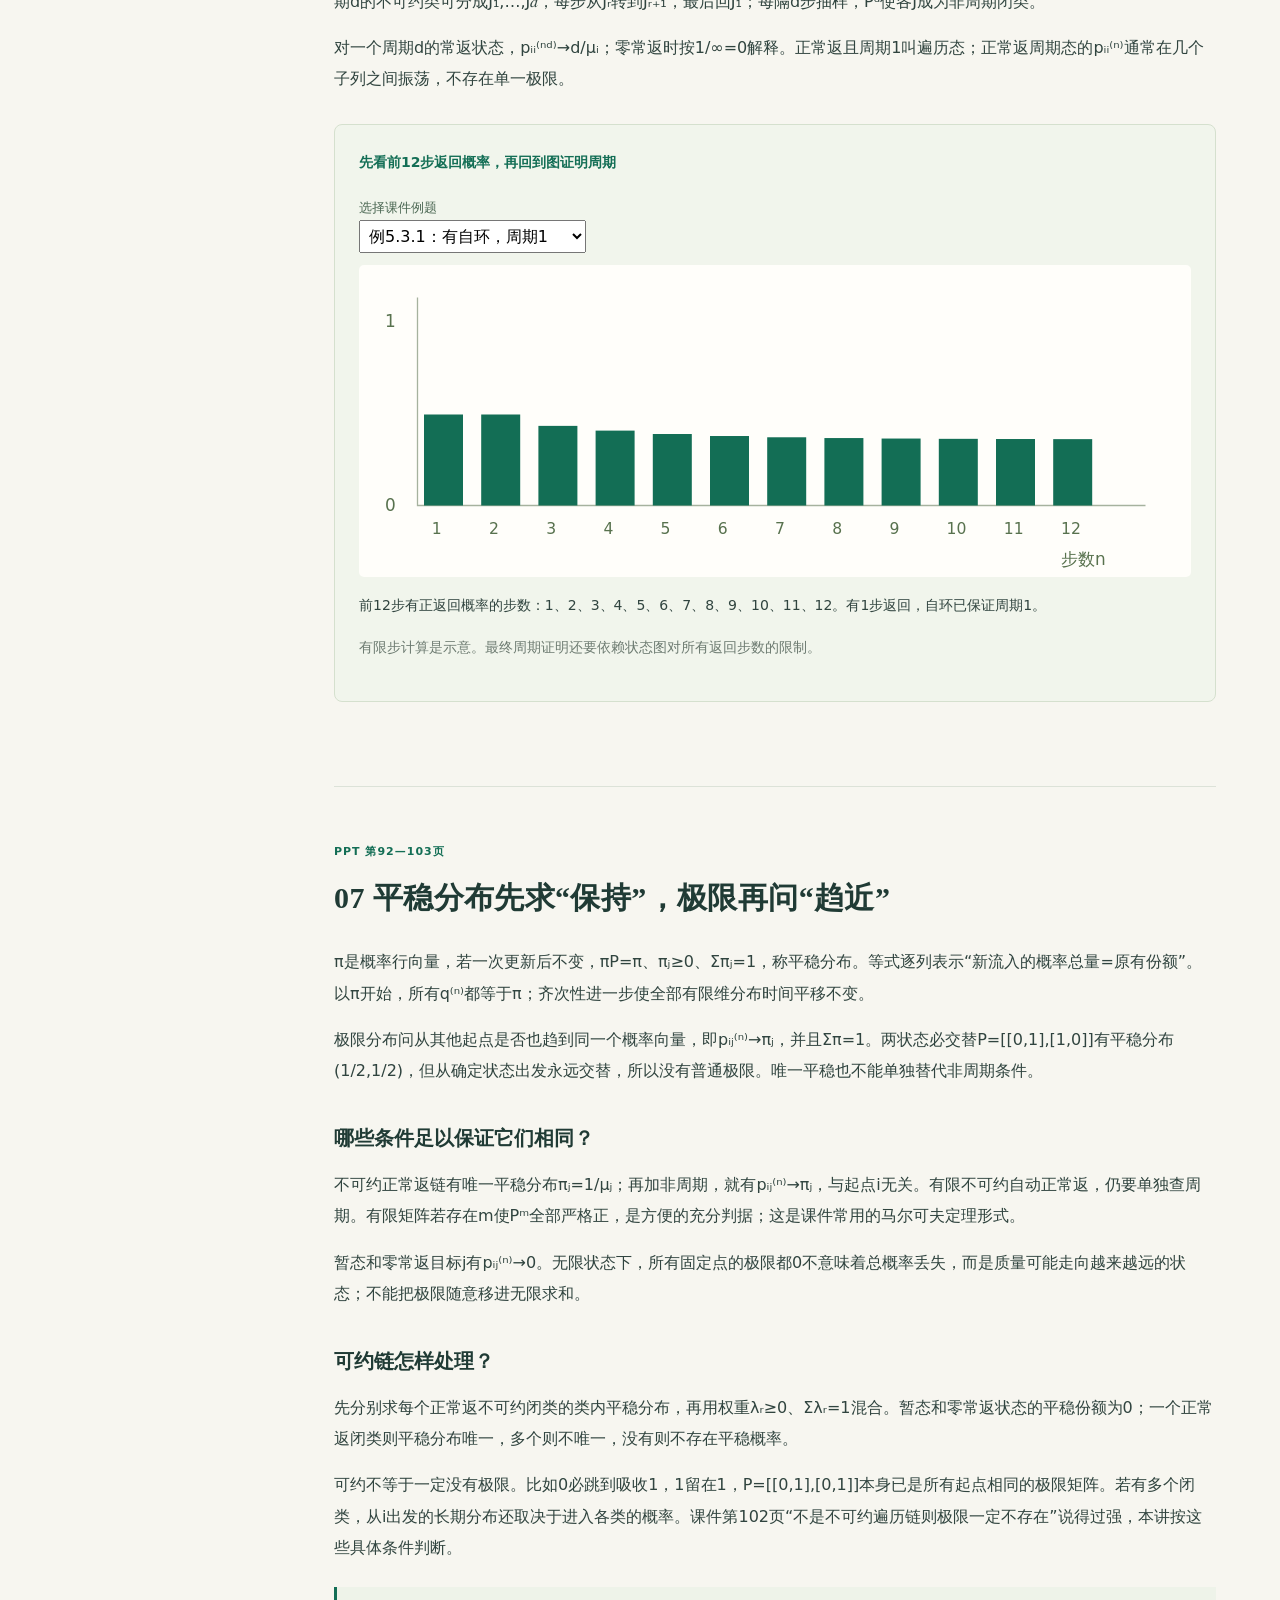
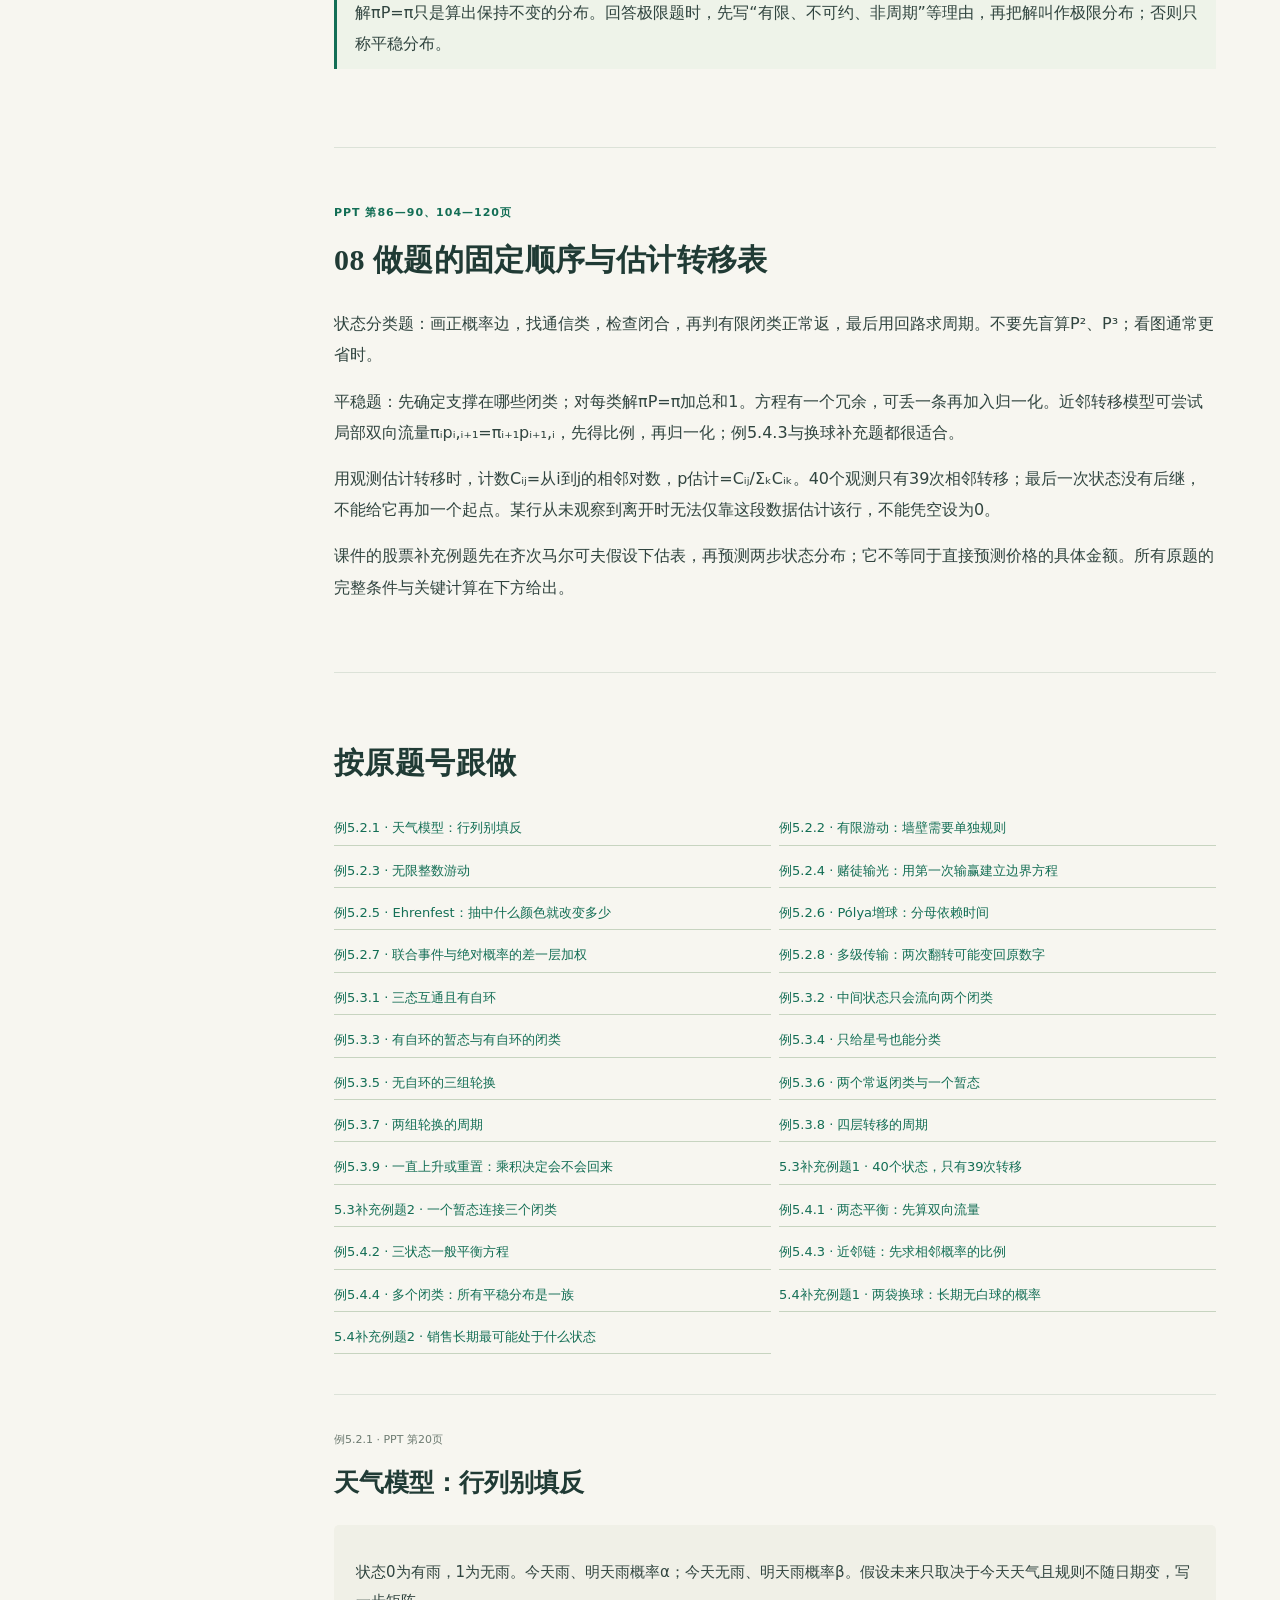
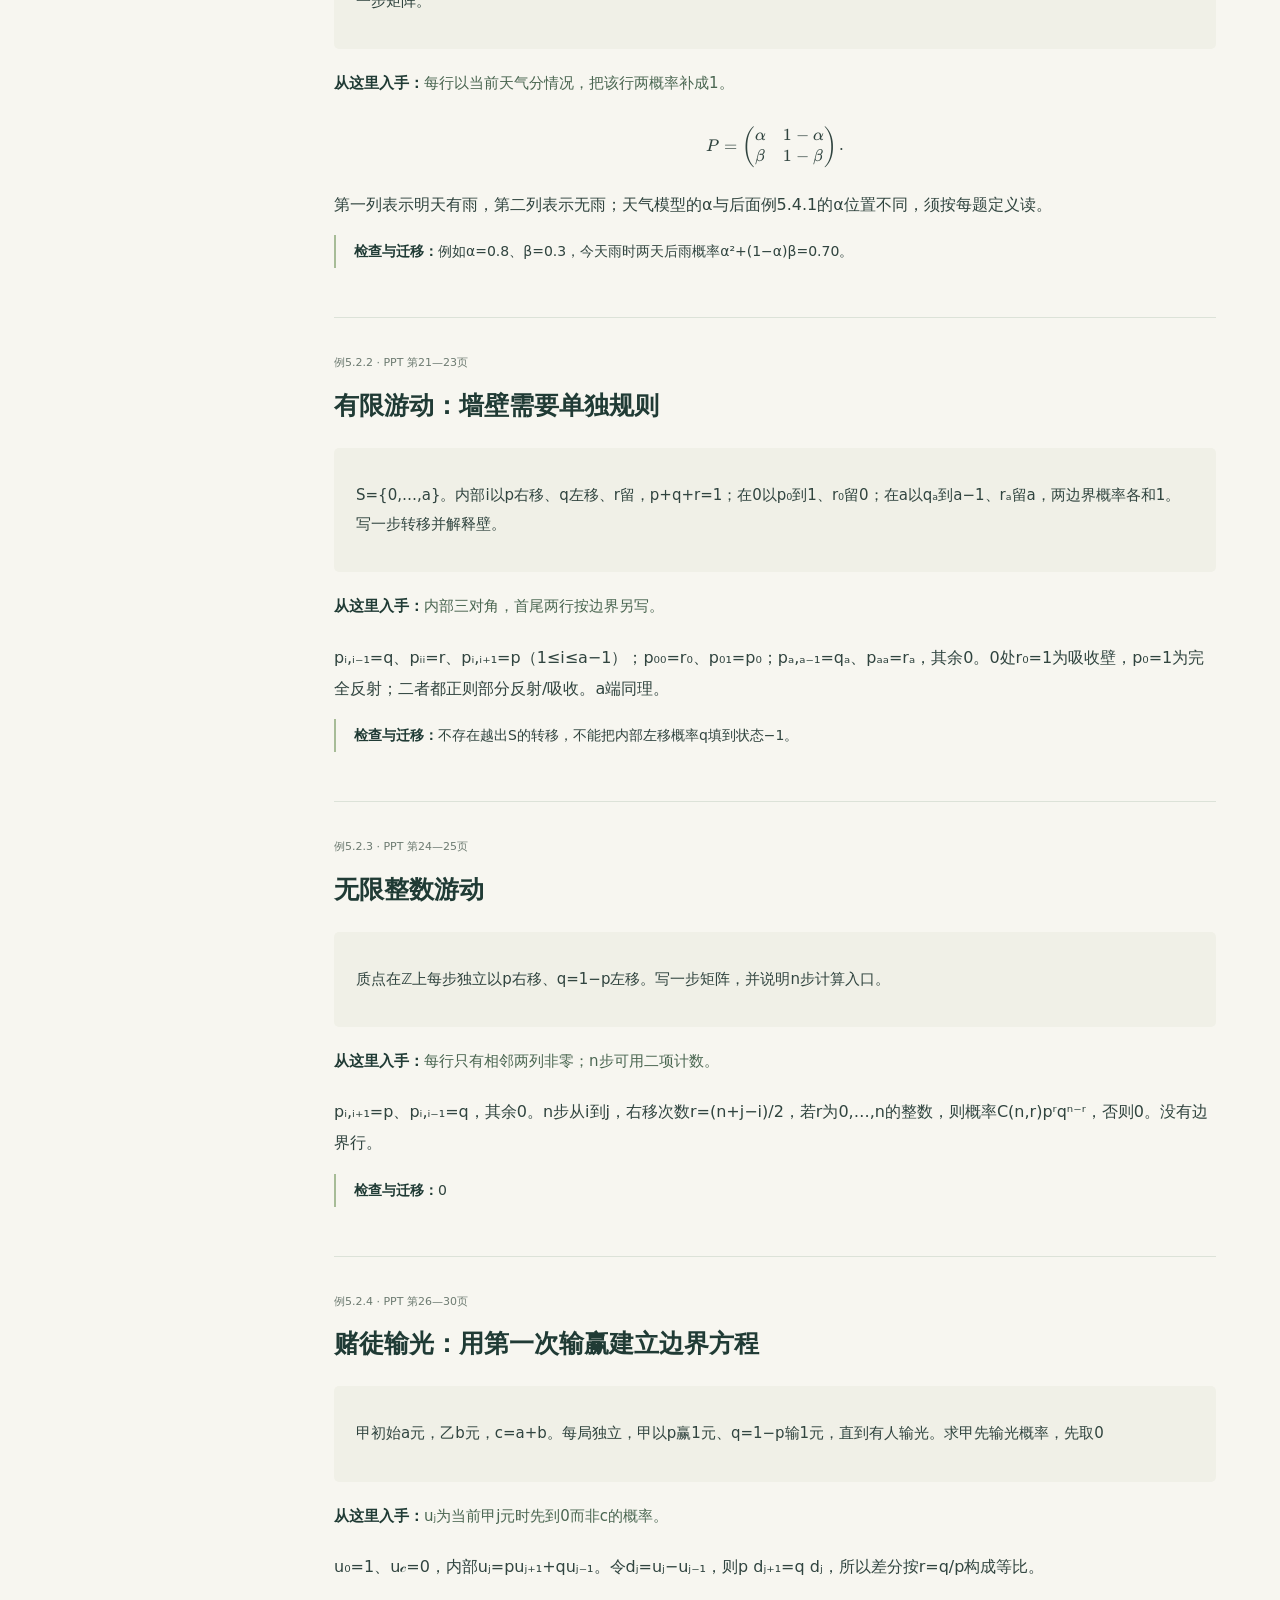
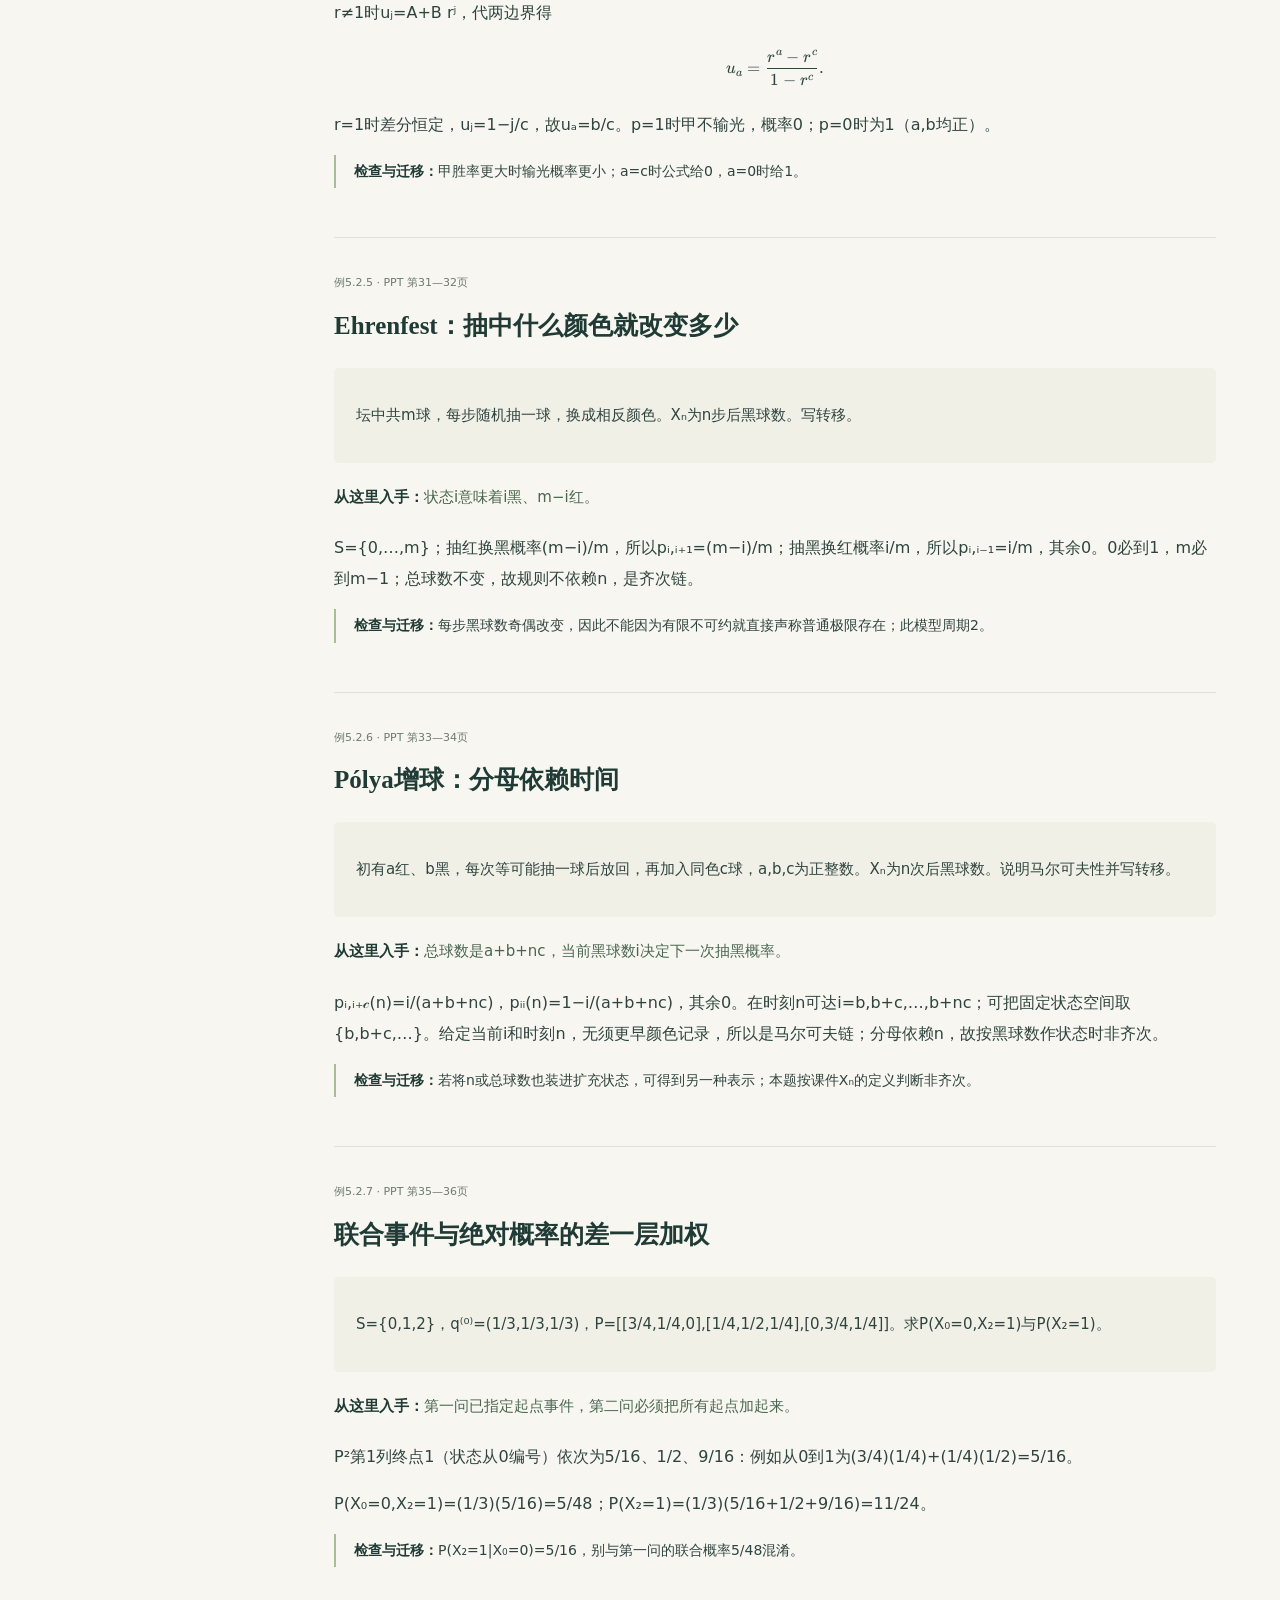
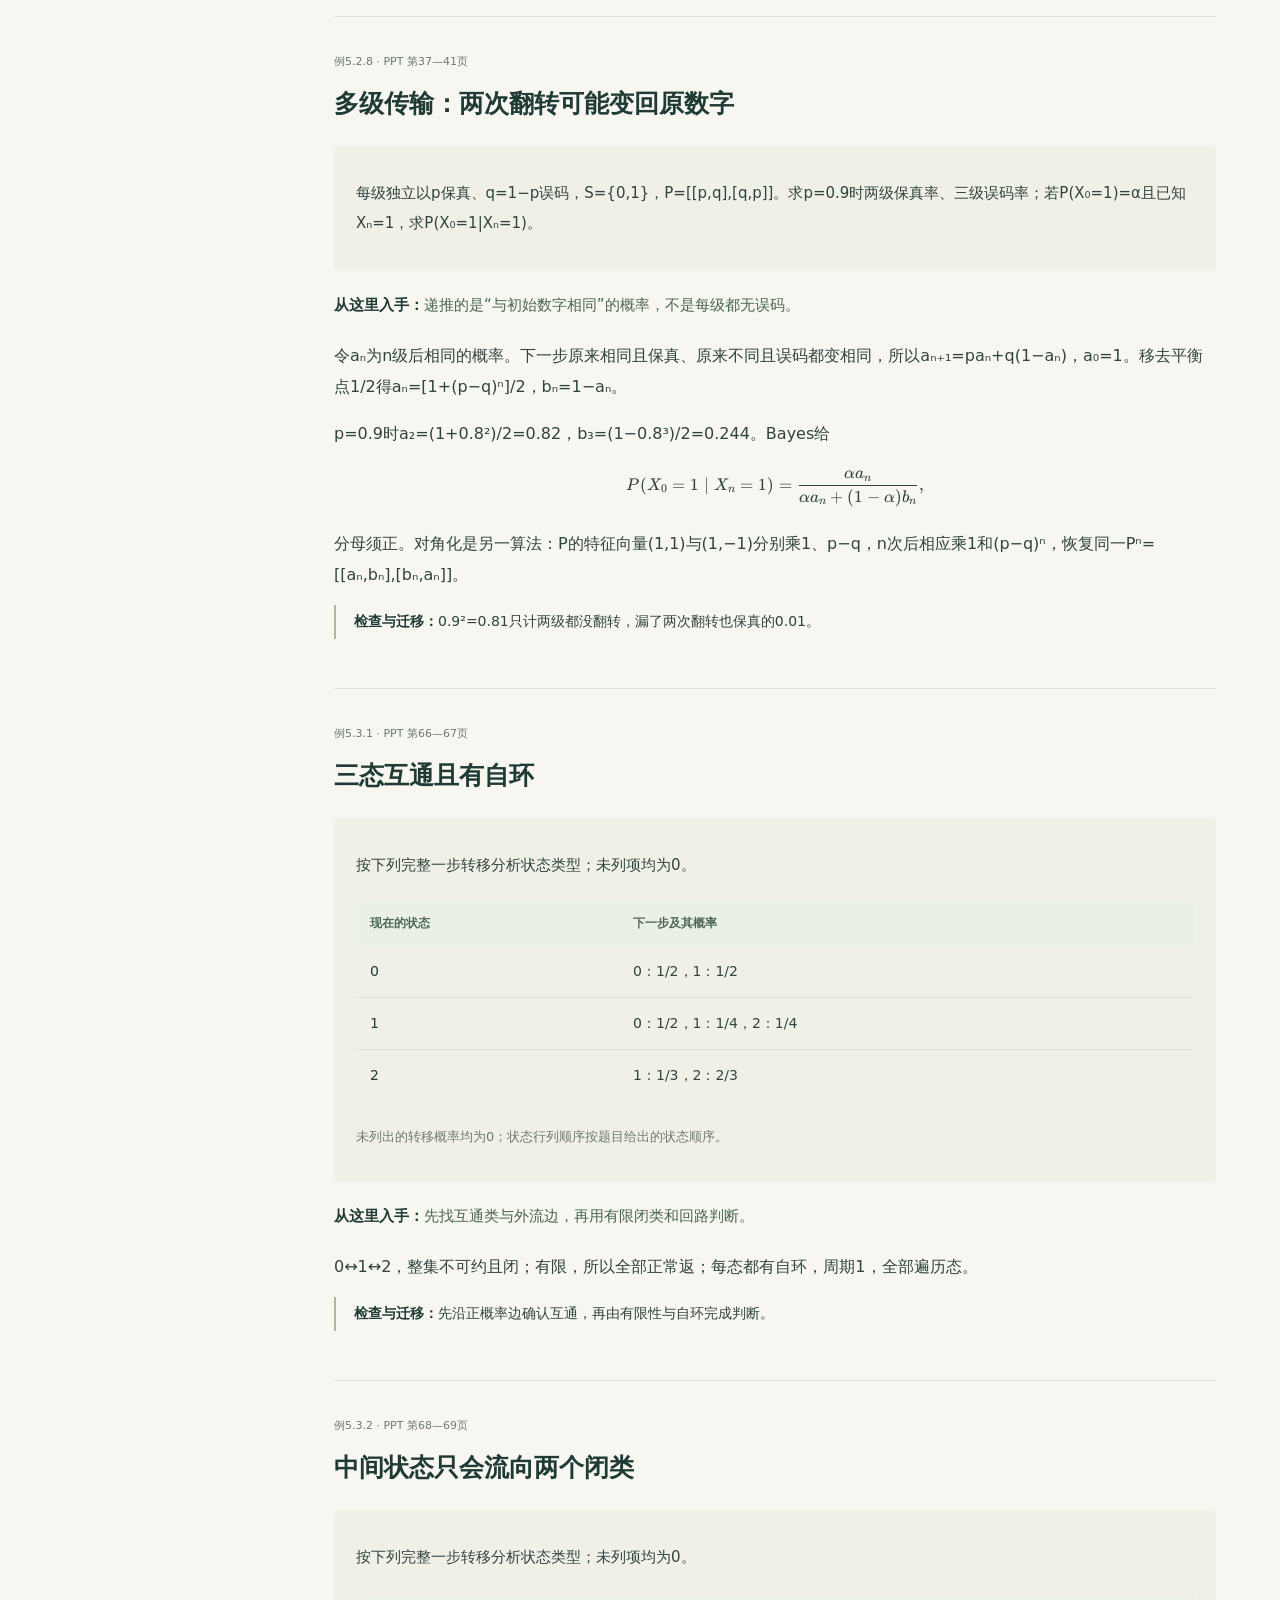
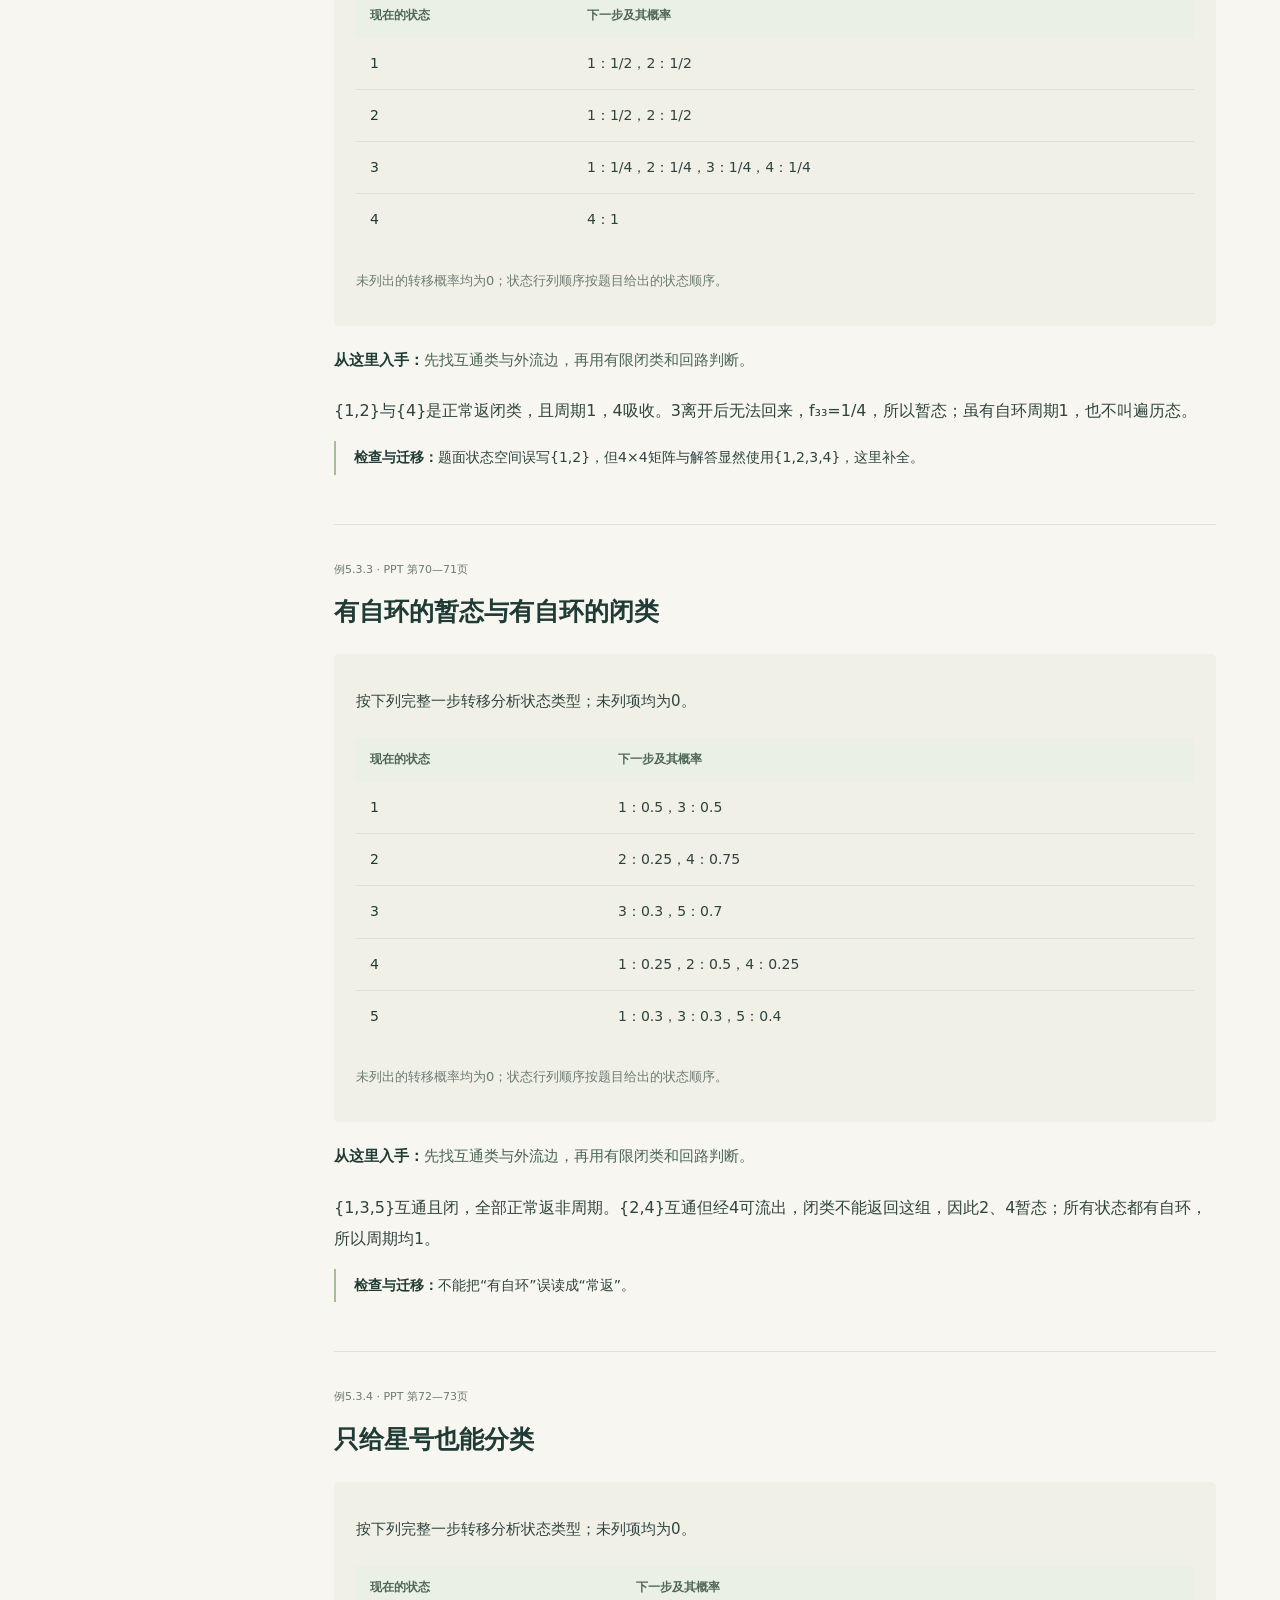
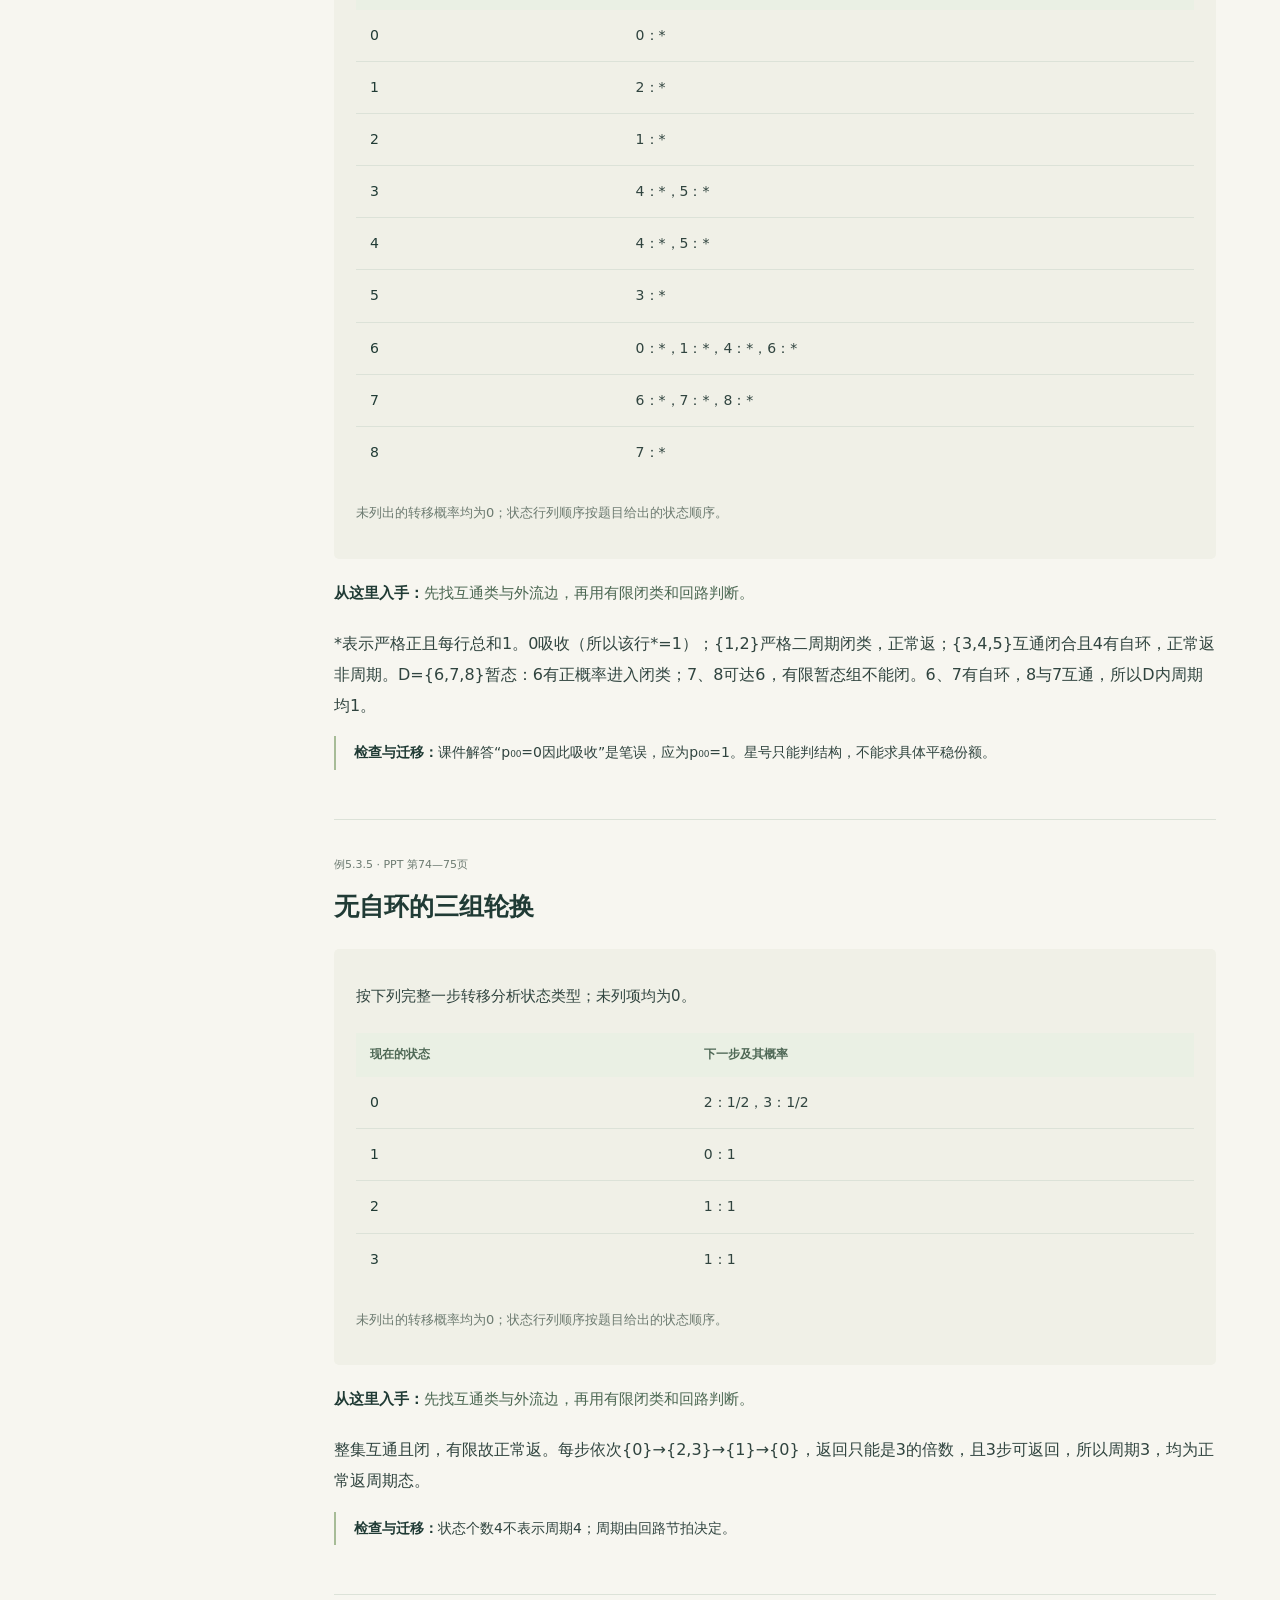
<file: lecture/lecture4/index.html>
<!doctype html><html lang="zh-CN"><head><meta charset="utf-8"><meta name="viewport" content="width=device-width,initial-scale=1"><meta name="description" content="按课件范围编写的随机过程考试重点教程，讲解概念联系、原题推导与做题方法，可离线阅读。"><title>Lecture 4 · 马尔可夫过程</title><link rel="stylesheet" href="../../chapter2/assets/katex/katex.min.css"><link rel="stylesheet" href="../../chapter2/style.css"><link rel="stylesheet" href="../../shared.css"><link rel="stylesheet" href="../lecture.css"><script defer src="../../chapter2/assets/katex/katex.min.js"></script><script defer src="../../chapter2/assets/katex/contrib/auto-render.min.js"></script><script defer src="app.js"></script></head><body><div id="reading-progress" aria-hidden="true"></div><aside class="sidebar"><a class="brand" href="../index.html">∿ 随机过程 · 课件重点</a><p class="side-label">LECTURE 04 / 马尔可夫过程</p><nav aria-label="讲义目录"><a href="#start">复习路线</a><a href="#markov">01 先选对状态：现在能否概括有用的过去</a><a href="#transition">02 一步表、多步预测与初始分布</a><a href="#model">03 模型题：先列下一步，再列方程</a><a href="#returns">04 返回：迟早回来，与平均多久，是两问</a><a href="#classes">05 先画道路，再分类状态</a><a href="#period">06 周期看全部返回步数的最大公约数</a><a href="#stationary">07 平稳分布先求“保持”，极限再问“趋近”</a><a href="#workflow">08 做题的固定顺序与估计转移表</a><a href="#examples">PPT 原题讲解</a><a href="#review">检验理解</a><a href="#quick">考前速查</a><a href="#coverage">课件覆盖与校正</a></nav><div class="side-bottom"><label for="search">查知识点或原PPT题号</label><input id="search" type="search" placeholder="例如：条件 / 5.3.4"><button id="search-button">查找</button><p id="search-status" role="status"></p><button id="print">打印 / 保存为 PDF</button><p><a href="../lecture3/index.html">← Lecture 3</a> · <a href="../index.html">复习总目录 →</a></p></div></aside><main><header class="hero" id="start"><div class="eyebrow">PPT 考试重点 · LECTURE 04</div><h1>马尔可夫过程</h1><p class="lead">先用一步规则预测，再沿状态图判断返回和长期概率。</p><div class="hero-meta"><span>按课件范围</span><span>原题保留题号</span><span>离线可用</span></div><a class="primary" href="#markov">开始复习 →</a></header><section class="intro"><h2>这份课件怎样学才连贯</h2><p>课件的重点集中在离散时间马尔可夫链，原题号仍为5.x。本讲按“预测一步→多步→首达→状态图→周期→长期平衡”连接这些内容；所有矩阵题都给完整数据，原图可由转移表直接重画。</p>
<p>先掌握矩阵的行列含义与全概率，模型题才有入口；长期题先分类再解方程。原题5.2.1—5.2.8、5.3.1—5.3.9、5.4.1—5.4.4及4道补充题均在下方，没有换成教材里的另一套例题。</p>
<p>前置可回看<a href="../lecture1/index.html#events">条件概率/Bayes</a>及<a href="../lecture2/index.html#finite">有限维分布</a>。不需要先学矩阵特征值才能完成主线计算。</p><div class="note">先理解正文的小例子，再自己试做原题。关键定义、条件与推导默认可见，速查放在最后。页码用于定位课件，学习本页不需要同时打开PPT。这里的“重点”指课件已纳入的范围，不预测具体试题或分值。</div></section><section class="lesson" id="markov"><div class="section-num">PPT 第4—7页</div><h2>01 先选对状态：现在能否概括有用的过去</h2><p>若预测下一步需要保存全部历史，观察越久，条件就越长。马尔可夫模型用一个合适的“现在状态”概括预测所需的信息：给定当前状态后，更早记录不再改变未来的条件分布。</p>
\[P(X_{n+1}=j\mid X_0=i_0,\ldots,X_n=i)=P(X_{n+1}=j\mid X_n=i).\]
<p>对所有正概率的历史成立。它不说未来与现在独立，而说<strong>已经知道现在之后</strong>，过去不再额外提供信息。时间与状态都离散时称马尔可夫链，常取时间n=0,1,…。</p>
<p>天气只记录雨/晴，若明天的概率只取决于今天，就是一个马尔可夫假设。机器只记录好/坏可能不足以预测，若还需要年龄，就应扩充状态。状态怎么选是建模的一部分，不能只因“状态只有几个”就断言有马尔可夫性。</p>
<p>课件这一讲的主体都是离散时间链。第三讲的Poisson也能成为马尔可夫模型，但这里不另扩写连续时间的生成矩阵。</p></section><section class="lesson" id="transition"><div class="section-num">PPT 第9—19页</div><h2>02 一步表、多步预测与初始分布</h2><p>pᵢⱼ(n)=P(Xₙ₊₁=j|Xₙ=i)，矩阵的行i是现在、列j是下一步。每项非负、每行和1，叫随机矩阵；不是所有行列和都必须为1。若pᵢⱼ不依赖n，称齐次。规则固定不代表状态分布已固定。</p>
<p>k步概率pᵢⱼ⁽ᵏ⁾(n)问“从n时在i，n+k时在j”。规定0步概率δᵢⱼ：i=j为1，否则0，对应单位矩阵I。按中间状态l分情况，用全概率和马尔可夫性得C–K方程：</p>
\[p_{ij}^{(k+m)}(n)=\sum_l p_{il}^{(k)}(n)p_{lj}^{(m)}(n+k).\]
<p>矩阵乘法(AB)ᵢⱼ=ΣₗAᵢₗBₗⱼ，就是这张路径和的缩写。齐次时P⁽ᵏ⁾=Pᵏ；非齐次时要按时间顺序乘P(n)P(n+1)…，不能把一张表反复取幂。</p>
<p>最小例子P=[[0.8,0.2],[0.3,0.7]]，从0出发两步到1的概率=0.8×0.2+0.2×0.7=0.30；若要求中间一步也在1，则只有0.2×0.7=0.14。未指定的中间状态求和，已指定的路径沿边相乘。</p>
<p>初始分布q⁽⁰⁾记录X₀的概率。绝对分布qⱼ⁽ⁿ⁾=P(Xₙ=j)，本讲采用行向量：q⁽ⁿ⁾=q⁽⁰⁾Pⁿ。给定初始分布与一步规则，就确定全部有限维分布；连续相邻时刻路径概率qᵢ₀⁽⁰⁾pᵢ₀ᵢ₁…pᵢₙ₋₁ᵢₙ，不连续取样时用各段的多步概率。</p>
<div class="exam">问条件概率“已在i”就从Pⁿ的第i行读；问无条件“第n步在j”还要用q⁽⁰⁾加权。例5.2.7专门比较这两种问法。</div></section><section class="lesson" id="model"><div class="section-num">PPT 第20—41页</div><h2>03 模型题：先列下一步，再列方程</h2><p>课件8个模型的共同入口是：当前状态i下，下一步可能变成哪些值？各自触发哪些随机动作？把互斥动作的概率填到第i行，再检查行和为1。</p>
<p>有限游动的边界规则要单独列，不能沿用内部p、q。吸收壁到达后留在原地，反射壁则回到内部。抽球改变总球数时，分母可能依赖时间n，链就未必齐次。</p>
<p>若问题问“最终先到哪边”，不要无限次乘矩阵。设uᵢ为从i出发先到目标的概率，按第一步分情况得到uᵢ=Σⱼpᵢⱼuⱼ，并在目标和另一终点给边界值；例5.2.4的赌徒输光由此解出。</p>
<p>传输误码题是两状态链，n步公式可通过“相同/不同”的递推得到，无须先掌握矩阵特征向量。原PPT的对角化方法会在该题补充说明，与递推给出同一结果。</p></section><section class="lesson" id="returns"><div class="section-num">PPT 第43—56页</div><h2>04 返回：迟早回来，与平均多久，是两问</h2><p>从i出发，定义Tⱼ=min{n≥1:Xₙ=j}，永远不到达则取∞。即使j=i也从第1步计，不能把时刻0算一次返回。fᵢⱼ⁽ⁿ⁾=Pᵢ(Tⱼ=n)是首达概率，fᵢⱼ=Σₙ≥₁fᵢⱼ⁽ⁿ⁾是迟早到达概率，1−fᵢⱼ是永远不到达概率。</p>
<p>普通pᵢⱼ⁽ⁿ⁾允许中间已到过j；首达只数“前面都没到，恰在n到”。指定首达路径时，中间状态都不能是j。按第一次到达时刻k分情况得到：</p>
\[p_{ij}^{(n)}=\sum_{k=1}^nf_{ij}^{(k)}p_{jj}^{(n-k)},\quad f_{ij}^{(n)}=p_{ij}^{(n)}-\sum_{k=1}^{n-1}f_{ij}^{(k)}p_{jj}^{(n-k)}.\]
<p>因此0≤f⁽ⁿ⁾≤p⁽ⁿ⁾≤f≤1。课件Doeblin公式还将迟早到达写成访问次数的比值：</p>
\[f_{ij}=\lim_{N\to\infty}\frac{\sum_{n=1}^Np_{ij}^{(n)}}{1+\sum_{n=1}^Np_{jj}^{(n)}}.\]
<p>这是由首达分解推出的定理。分母加1是把j自身在0时刻的一次占用计入；把i=j代入可见，若Σₙpᵢᵢ⁽ⁿ⁾发散则fᵢᵢ=1，否则fᵢᵢ&lt;1。于是“预计返回访问次数无穷”与常返等价。</p>
<p>常返：fᵢᵢ=1，离开后几乎必然最终回来。暂态（课件又称非常返/滑过）：fᵢᵢ&lt;1，有正概率不再回来。对常返态，平均首返μᵢ=EᵢTᵢ=Σn fᵢᵢ⁽ⁿ⁾；μ有限为正常返，μ=∞为零常返。</p>
<p>若状态暂态，Tᵢ=∞有正概率，因此完整EᵢTᵢ=∞。课件第45页写Σn f⁽ⁿ⁾时，若首达分布缺损，这只是有限首达部分的一阶矩，不能把“永不到”的∞丢掉。</p>
<p>最小例子：从0以1/2留在0、以1/2跳到吸收1。f₀₀=1/2，只可能第一步首返，所以Σn f⁽ⁿ⁾=1/2；但E₀T₀=∞。条件于确实返回时，返回时间恒为1。</p></section><section class="lesson" id="classes"><div class="section-num">PPT 第50—65页</div><h2>05 先画道路，再分类状态</h2><p>当某个n≥1有pᵢⱼ⁽ⁿ⁾&gt;0，称i可达j，记i→j；双方可达叫互通。可达可传递，互通把状态分成通信类；单状态即使没有自环，也按0步可达自身作同类约定。</p>
<p>一组状态若没有任何正概率边通向组外，称闭集；闭集内彼此互通，称不可约闭类。只包含一个状态的闭类是吸收态，pᵢᵢ=1。整张图互通叫不可约。</p>
<p>例如1↔2，又2→3，3→3，则{1,2}互通但不闭，{3}吸收且闭。互通与闭合要分两步查。若一个常返状态j能走到i，那它必须还能从i回来，否则有正概率永不回j；所以i与j互通且彼此迟早到达概率1。</p>
<h3>有限链最快的判断</h3>
<p>有限不可约闭类全部正常返，没有零常返；有限链的全部暂态集合不可能闭合。这让多数矩阵题不必逐项求f与μ：先找闭类，闭类内正常返，其余暂态。</p>
<p>一般可数无限链可分成全部暂态集合D与若干常返不可约闭类，互不相交；D可能包含多个通信类，也可能整体闭合，例如向一个方向漂移的整数游动。不能把有限链的“闭类必正常返”套到无限链。互通状态有相同的常返类型。</p>
<p>有些例题用星号表示正概率。分类主要看哪些边存在，不必知道每条边的具体数值；但求平稳份额时就需要数值。原题5.3.4会练这种图结构判断。</p></section><section class="lesson" id="period"><div class="section-num">PPT 第46—48、54—55、64—65页</div><h2>06 周期看全部返回步数的最大公约数</h2><p>状态i的周期dᵢ=gcd{n≥1:pᵢᵢ⁽ⁿ⁾&gt;0}，gcd是最大公约数。首次返回可发生步数的最大公约数相同；因为普通返回可拆成若干首返段。没有任何返回路径时需单列处理，不把空集合硬算成周期1。</p>
<p>严格0↔1只能在2,4,6,…步返回，周期2。若有自环，则1步就可能返回，周期1。若两条回路长度为2和3，虽没有自环，gcd(2,3)=1，仍非周期。<strong>周期不是最短返回长度。</strong></p>
<p>互通状态周期相同。若某个Pᵐ有一列全部严格正，所对应状态也非周期；若整个有限Pᵐ严格正，则整链不可约且非周期。周期d的不可约类可分成J₁,…,J𝑑，每步从Jᵣ转到Jᵣ₊₁，最后回J₁；每隔d步抽样，Pᵈ使各J成为非周期闭类。</p>
<p>对一个周期d的常返状态，pᵢᵢ⁽ⁿᵈ⁾→d/μᵢ；零常返时按1/∞=0解释。正常返且周期1叫遍历态；正常返周期态的pᵢᵢ⁽ⁿ⁾通常在几个子列之间振荡，不存在单一极限。</p>
<div class="demo"><div class="demo-title">先看前12步返回概率，再回到图证明周期</div><label for="period-choice">选择课件例题</label><select id="period-choice"><option value="0">例5.3.1：有自环，周期1</option><option value="1">例5.3.5：三组轮换，周期3</option><option value="2">例5.3.7：两组轮换，周期2</option></select><svg id="period-svg" viewBox="0 0 640 240" role="img" aria-label="前12步返回起点0的概率柱状图"></svg><p id="period-result" aria-live="polite"></p><p class="muted">有限步计算是示意。最终周期证明还要依赖状态图对所有返回步数的限制。</p></div></section><section class="lesson" id="stationary"><div class="section-num">PPT 第92—103页</div><h2>07 平稳分布先求“保持”，极限再问“趋近”</h2><p>π是概率行向量，若一次更新后不变，πP=π、πⱼ≥0、Σπⱼ=1，称平稳分布。等式逐列表示“新流入的概率总量=原有份额”。以π开始，所有q⁽ⁿ⁾都等于π；齐次性进一步使全部有限维分布时间平移不变。</p>
<p>极限分布问从其他起点是否也趋到同一个概率向量，即pᵢⱼ⁽ⁿ⁾→πⱼ，并且Σπ=1。两状态必交替P=[[0,1],[1,0]]有平稳分布(1/2,1/2)，但从确定状态出发永远交替，所以没有普通极限。唯一平稳也不能单独替代非周期条件。</p>
<h3>哪些条件足以保证它们相同？</h3>
<p>不可约正常返链有唯一平稳分布πⱼ=1/μⱼ；再加非周期，就有pᵢⱼ⁽ⁿ⁾→πⱼ，与起点i无关。有限不可约自动正常返，仍要单独查周期。有限矩阵若存在m使Pᵐ全部严格正，是方便的充分判据；这是课件常用的马尔可夫定理形式。</p>
<p>暂态和零常返目标j有pᵢⱼ⁽ⁿ⁾→0。无限状态下，所有固定点的极限都0不意味着总概率丢失，而是质量可能走向越来越远的状态；不能把极限随意移进无限求和。</p>
<h3>可约链怎样处理？</h3>
<p>先分别求每个正常返不可约闭类的类内平稳分布，再用权重λᵣ≥0、Σλᵣ=1混合。暂态和零常返状态的平稳份额为0；一个正常返闭类则平稳分布唯一，多个则不唯一，没有则不存在平稳概率。</p>
<p>可约不等于一定没有极限。比如0必跳到吸收1，1留在1，P=[[0,1],[0,1]]本身已是所有起点相同的极限矩阵。若有多个闭类，从i出发的长期分布还取决于进入各类的概率。课件第102页“不是不可约遍历链则极限一定不存在”说得过强，本讲按这些具体条件判断。</p>
<div class="exam">解πP=π只是算出保持不变的分布。回答极限题时，先写“有限、不可约、非周期”等理由，再把解叫作极限分布；否则只称平稳分布。</div></section><section class="lesson" id="workflow"><div class="section-num">PPT 第86—90、104—120页</div><h2>08 做题的固定顺序与估计转移表</h2><p>状态分类题：画正概率边，找通信类，检查闭合，再判有限闭类正常返，最后用回路求周期。不要先盲算P²、P³；看图通常更省时。</p>
<p>平稳题：先确定支撑在哪些闭类；对每类解πP=π加总和1。方程有一个冗余，可丢一条再加入归一化。近邻转移模型可尝试局部双向流量πᵢpᵢ,ᵢ₊₁=πᵢ₊₁pᵢ₊₁,ᵢ，先得比例，再归一化；例5.4.3与换球补充题都很适合。</p>
<p>用观测估计转移时，计数Cᵢⱼ=从i到j的相邻对数，p估计=Cᵢⱼ/ΣₖCᵢₖ。40个观测只有39次相邻转移；最后一次状态没有后继，不能给它再加一个起点。某行从未观察到离开时无法仅靠这段数据估计该行，不能凭空设为0。</p>
<p>课件的股票补充例题先在齐次马尔可夫假设下估表，再预测两步状态分布；它不等同于直接预测价格的具体金额。所有原题的完整条件与关键计算在下方给出。</p></section><section class="examples" id="examples"><h2>按原题号跟做</h2><div class="example-index"><a href="#ex-5-2-1">例5.2.1 · 天气模型：行列别填反</a><a href="#ex-5-2-2">例5.2.2 · 有限游动：墙壁需要单独规则</a><a href="#ex-5-2-3">例5.2.3 · 无限整数游动</a><a href="#ex-5-2-4">例5.2.4 · 赌徒输光：用第一次输赢建立边界方程</a><a href="#ex-5-2-5">例5.2.5 · Ehrenfest：抽中什么颜色就改变多少</a><a href="#ex-5-2-6">例5.2.6 · Pólya增球：分母依赖时间</a><a href="#ex-5-2-7">例5.2.7 · 联合事件与绝对概率的差一层加权</a><a href="#ex-5-2-8">例5.2.8 · 多级传输：两次翻转可能变回原数字</a><a href="#ex-5-3-1">例5.3.1 · 三态互通且有自环</a><a href="#ex-5-3-2">例5.3.2 · 中间状态只会流向两个闭类</a><a href="#ex-5-3-3">例5.3.3 · 有自环的暂态与有自环的闭类</a><a href="#ex-5-3-4">例5.3.4 · 只给星号也能分类</a><a href="#ex-5-3-5">例5.3.5 · 无自环的三组轮换</a><a href="#ex-5-3-6">例5.3.6 · 两个常返闭类与一个暂态</a><a href="#ex-5-3-7">例5.3.7 · 两组轮换的周期</a><a href="#ex-5-3-8">例5.3.8 · 四层转移的周期</a><a href="#ex-5-3-9">例5.3.9 · 一直上升或重置：乘积决定会不会回来</a><a href="#sup-class-1">5.3补充例题1 · 40个状态，只有39次转移</a><a href="#sup-class-2">5.3补充例题2 · 一个暂态连接三个闭类</a><a href="#ex-5-4-1">例5.4.1 · 两态平衡：先算双向流量</a><a href="#ex-5-4-2">例5.4.2 · 三状态一般平衡方程</a><a href="#ex-5-4-3">例5.4.3 · 近邻链：先求相邻概率的比例</a><a href="#ex-5-4-4">例5.4.4 · 多个闭类：所有平稳分布是一族</a><a href="#sup-limit-1">5.4补充例题1 · 两袋换球：长期无白球的概率</a><a href="#sup-limit-2">5.4补充例题2 · 销售长期最可能处于什么状态</a></div><article class="example" id="ex-5-2-1"><div class="example-kicker">例5.2.1 · PPT 第20页</div><h3>天气模型：行列别填反</h3><div class="problem"><p>状态0为有雨，1为无雨。今天雨、明天雨概率α；今天无雨、明天雨概率β。假设未来只取决于今天天气且规则不随日期变，写一步矩阵。</p></div><p class="entry"><b>从这里入手：</b>每行以当前天气分情况，把该行两概率补成1。</p>\[P=\begin{pmatrix}\alpha&1-\alpha\\\beta&1-\beta\end{pmatrix}.\]
<p>第一列表示明天有雨，第二列表示无雨；天气模型的α与后面例5.4.1的α位置不同，须按每题定义读。</p><p class="check"><b>检查与迁移：</b>例如α=0.8、β=0.3，今天雨时两天后雨概率α²+(1−α)β=0.70。</p></article><article class="example" id="ex-5-2-2"><div class="example-kicker">例5.2.2 · PPT 第21—23页</div><h3>有限游动：墙壁需要单独规则</h3><div class="problem"><p>S={0,…,a}。内部i以p右移、q左移、r留，p+q+r=1；在0以p₀到1、r₀留0；在a以qₐ到a−1、rₐ留a，两边界概率各和1。写一步转移并解释壁。</p></div><p class="entry"><b>从这里入手：</b>内部三对角，首尾两行按边界另写。</p><p>pᵢ,ᵢ₋₁=q、pᵢᵢ=r、pᵢ,ᵢ₊₁=p（1≤i≤a−1）；p₀₀=r₀、p₀₁=p₀；pₐ,ₐ₋₁=qₐ、pₐₐ=rₐ，其余0。0处r₀=1为吸收壁，p₀=1为完全反射；二者都正则部分反射/吸收。a端同理。</p><p class="check"><b>检查与迁移：</b>不存在越出S的转移，不能把内部左移概率q填到状态−1。</p></article><article class="example" id="ex-5-2-3"><div class="example-kicker">例5.2.3 · PPT 第24—25页</div><h3>无限整数游动</h3><div class="problem"><p>质点在ℤ上每步独立以p右移、q=1−p左移。写一步矩阵，并说明n步计算入口。</p></div><p class="entry"><b>从这里入手：</b>每行只有相邻两列非零；n步可用二项计数。</p><p>pᵢ,ᵢ₊₁=p、pᵢ,ᵢ₋₁=q，其余0。n步从i到j，右移次数r=(n+j−i)/2，若r为0,…,n的整数，则概率C(n,r)pʳqⁿ⁻ʳ，否则0。没有边界行。</p><p class="check"><b>检查与迁移：</b>0<p<1时可返回步数为所有正偶数，周期2；p=0或1则单向走，分类需另判。</p></article><article class="example" id="ex-5-2-4"><div class="example-kicker">例5.2.4 · PPT 第26—30页</div><h3>赌徒输光：用第一次输赢建立边界方程</h3><div class="problem"><p>甲初始a元，乙b元，c=a+b。每局独立，甲以p赢1元、q=1−p输1元，直到有人输光。求甲先输光概率，先取0<p<1。</p></div><p class="entry"><b>从这里入手：</b>uⱼ为当前甲j元时先到0而非c的概率。</p><p>u₀=1、u𝒸=0，内部uⱼ=puⱼ₊₁+quⱼ₋₁。令dⱼ=uⱼ−uⱼ₋₁，则p dⱼ₊₁=q dⱼ，所以差分按r=q/p构成等比。</p>
<p>r≠1时uⱼ=A+B rʲ，代两边界得</p>
\[u_a=\frac{r^a-r^c}{1-r^c}.\]
<p>r=1时差分恒定，uⱼ=1−j/c，故uₐ=b/c。p=1时甲不输光，概率0；p=0时为1（a,b均正）。</p><p class="check"><b>检查与迁移：</b>甲胜率更大时输光概率更小；a=c时公式给0，a=0时给1。</p></article><article class="example" id="ex-5-2-5"><div class="example-kicker">例5.2.5 · PPT 第31—32页</div><h3>Ehrenfest：抽中什么颜色就改变多少</h3><div class="problem"><p>坛中共m球，每步随机抽一球，换成相反颜色。Xₙ为n步后黑球数。写转移。</p></div><p class="entry"><b>从这里入手：</b>状态i意味着i黑、m−i红。</p><p>S={0,…,m}；抽红换黑概率(m−i)/m，所以pᵢ,ᵢ₊₁=(m−i)/m；抽黑换红概率i/m，所以pᵢ,ᵢ₋₁=i/m，其余0。0必到1，m必到m−1；总球数不变，故规则不依赖n，是齐次链。</p><p class="check"><b>检查与迁移：</b>每步黑球数奇偶改变，因此不能因为有限不可约就直接声称普通极限存在；此模型周期2。</p></article><article class="example" id="ex-5-2-6"><div class="example-kicker">例5.2.6 · PPT 第33—34页</div><h3>Pólya增球：分母依赖时间</h3><div class="problem"><p>初有a红、b黑，每次等可能抽一球后放回，再加入同色c球，a,b,c为正整数。Xₙ为n次后黑球数。说明马尔可夫性并写转移。</p></div><p class="entry"><b>从这里入手：</b>总球数是a+b+nc，当前黑球数i决定下一次抽黑概率。</p><p>pᵢ,ᵢ₊𝒸(n)=i/(a+b+nc)，pᵢᵢ(n)=1−i/(a+b+nc)，其余0。在时刻n可达i=b,b+c,…,b+nc；可把固定状态空间取{b,b+c,…}。给定当前i和时刻n，无须更早颜色记录，所以是马尔可夫链；分母依赖n，故按黑球数作状态时非齐次。</p><p class="check"><b>检查与迁移：</b>若将n或总球数也装进扩充状态，可得到另一种表示；本题按课件Xₙ的定义判断非齐次。</p></article><article class="example" id="ex-5-2-7"><div class="example-kicker">例5.2.7 · PPT 第35—36页</div><h3>联合事件与绝对概率的差一层加权</h3><div class="problem"><p>S={0,1,2}，q⁽⁰⁾=(1/3,1/3,1/3)，P=[[3/4,1/4,0],[1/4,1/2,1/4],[0,3/4,1/4]]。求P(X₀=0,X₂=1)与P(X₂=1)。</p></div><p class="entry"><b>从这里入手：</b>第一问已指定起点事件，第二问必须把所有起点加起来。</p><p>P²第1列终点1（状态从0编号）依次为5/16、1/2、9/16：例如从0到1为(3/4)(1/4)+(1/4)(1/2)=5/16。</p>
<p>P(X₀=0,X₂=1)=(1/3)(5/16)=5/48；P(X₂=1)=(1/3)(5/16+1/2+9/16)=11/24。</p><p class="check"><b>检查与迁移：</b>P(X₂=1|X₀=0)=5/16，别与第一问的联合概率5/48混淆。</p></article><article class="example" id="ex-5-2-8"><div class="example-kicker">例5.2.8 · PPT 第37—41页</div><h3>多级传输：两次翻转可能变回原数字</h3><div class="problem"><p>每级独立以p保真、q=1−p误码，S={0,1}，P=[[p,q],[q,p]]。求p=0.9时两级保真率、三级误码率；若P(X₀=1)=α且已知Xₙ=1，求P(X₀=1|Xₙ=1)。</p></div><p class="entry"><b>从这里入手：</b>递推的是“与初始数字相同”的概率，不是每级都无误码。</p><p>令aₙ为n级后相同的概率。下一步原来相同且保真、原来不同且误码都变相同，所以aₙ₊₁=paₙ+q(1−aₙ)，a₀=1。移去平衡点1/2得aₙ=[1+(p−q)ⁿ]/2，bₙ=1−aₙ。</p>
<p>p=0.9时a₂=(1+0.8²)/2=0.82，b₃=(1−0.8³)/2=0.244。Bayes给</p>
\[P(X_0=1\mid X_n=1)=\frac{\alpha a_n}{\alpha a_n+(1-\alpha)b_n},\]
<p>分母须正。对角化是另一算法：P的特征向量(1,1)与(1,−1)分别乘1、p−q，n次后相应乘1和(p−q)ⁿ，恢复同一Pⁿ=[[aₙ,bₙ],[bₙ,aₙ]]。</p><p class="check"><b>检查与迁移：</b>0.9²=0.81只计两级都没翻转，漏了两次翻转也保真的0.01。</p></article><article class="example" id="ex-5-3-1"><div class="example-kicker">例5.3.1 · PPT 第66—67页</div><h3>三态互通且有自环</h3><div class="problem"><p>按下列完整一步转移分析状态类型；未列项均为0。</p>
<div class="table-wrap"><table><thead><tr><th>现在的状态</th><th>下一步及其概率</th></tr></thead><tbody><tr><td>0</td><td>0：1/2，1：1/2</td></tr><tr><td>1</td><td>0：1/2，1：1/4，2：1/4</td></tr><tr><td>2</td><td>1：1/3，2：2/3</td></tr></tbody></table></div>
<p class="muted">未列出的转移概率均为0；状态行列顺序按题目给出的状态顺序。</p></div><p class="entry"><b>从这里入手：</b>先找互通类与外流边，再用有限闭类和回路判断。</p><p>0↔1↔2，整集不可约且闭；有限，所以全部正常返；每态都有自环，周期1，全部遍历态。</p><p class="check"><b>检查与迁移：</b>先沿正概率边确认互通，再由有限性与自环完成判断。</p></article><article class="example" id="ex-5-3-2"><div class="example-kicker">例5.3.2 · PPT 第68—69页</div><h3>中间状态只会流向两个闭类</h3><div class="problem"><p>按下列完整一步转移分析状态类型；未列项均为0。</p>
<div class="table-wrap"><table><thead><tr><th>现在的状态</th><th>下一步及其概率</th></tr></thead><tbody><tr><td>1</td><td>1：1/2，2：1/2</td></tr><tr><td>2</td><td>1：1/2，2：1/2</td></tr><tr><td>3</td><td>1：1/4，2：1/4，3：1/4，4：1/4</td></tr><tr><td>4</td><td>4：1</td></tr></tbody></table></div>
<p class="muted">未列出的转移概率均为0；状态行列顺序按题目给出的状态顺序。</p></div><p class="entry"><b>从这里入手：</b>先找互通类与外流边，再用有限闭类和回路判断。</p><p>{1,2}与{4}是正常返闭类，且周期1，4吸收。3离开后无法回来，f₃₃=1/4，所以暂态；虽有自环周期1，也不叫遍历态。</p><p class="check"><b>检查与迁移：</b>题面状态空间误写{1,2}，但4×4矩阵与解答显然使用{1,2,3,4}，这里补全。</p></article><article class="example" id="ex-5-3-3"><div class="example-kicker">例5.3.3 · PPT 第70—71页</div><h3>有自环的暂态与有自环的闭类</h3><div class="problem"><p>按下列完整一步转移分析状态类型；未列项均为0。</p>
<div class="table-wrap"><table><thead><tr><th>现在的状态</th><th>下一步及其概率</th></tr></thead><tbody><tr><td>1</td><td>1：0.5，3：0.5</td></tr><tr><td>2</td><td>2：0.25，4：0.75</td></tr><tr><td>3</td><td>3：0.3，5：0.7</td></tr><tr><td>4</td><td>1：0.25，2：0.5，4：0.25</td></tr><tr><td>5</td><td>1：0.3，3：0.3，5：0.4</td></tr></tbody></table></div>
<p class="muted">未列出的转移概率均为0；状态行列顺序按题目给出的状态顺序。</p></div><p class="entry"><b>从这里入手：</b>先找互通类与外流边，再用有限闭类和回路判断。</p><p>{1,3,5}互通且闭，全部正常返非周期。{2,4}互通但经4可流出，闭类不能返回这组，因此2、4暂态；所有状态都有自环，所以周期均1。</p><p class="check"><b>检查与迁移：</b>不能把“有自环”误读成“常返”。</p></article><article class="example" id="ex-5-3-4"><div class="example-kicker">例5.3.4 · PPT 第72—73页</div><h3>只给星号也能分类</h3><div class="problem"><p>按下列完整一步转移分析状态类型；未列项均为0。</p>
<div class="table-wrap"><table><thead><tr><th>现在的状态</th><th>下一步及其概率</th></tr></thead><tbody><tr><td>0</td><td>0：*</td></tr><tr><td>1</td><td>2：*</td></tr><tr><td>2</td><td>1：*</td></tr><tr><td>3</td><td>4：*，5：*</td></tr><tr><td>4</td><td>4：*，5：*</td></tr><tr><td>5</td><td>3：*</td></tr><tr><td>6</td><td>0：*，1：*，4：*，6：*</td></tr><tr><td>7</td><td>6：*，7：*，8：*</td></tr><tr><td>8</td><td>7：*</td></tr></tbody></table></div>
<p class="muted">未列出的转移概率均为0；状态行列顺序按题目给出的状态顺序。</p></div><p class="entry"><b>从这里入手：</b>先找互通类与外流边，再用有限闭类和回路判断。</p><p>*表示严格正且每行总和1。0吸收（所以该行*=1）；{1,2}严格二周期闭类，正常返；{3,4,5}互通闭合且4有自环，正常返非周期。D={6,7,8}暂态：6有正概率进入闭类；7、8可达6，有限暂态组不能闭。6、7有自环，8与7互通，所以D内周期均1。</p><p class="check"><b>检查与迁移：</b>课件解答“p₀₀=0因此吸收”是笔误，应为p₀₀=1。星号只能判结构，不能求具体平稳份额。</p></article><article class="example" id="ex-5-3-5"><div class="example-kicker">例5.3.5 · PPT 第74—75页</div><h3>无自环的三组轮换</h3><div class="problem"><p>按下列完整一步转移分析状态类型；未列项均为0。</p>
<div class="table-wrap"><table><thead><tr><th>现在的状态</th><th>下一步及其概率</th></tr></thead><tbody><tr><td>0</td><td>2：1/2，3：1/2</td></tr><tr><td>1</td><td>0：1</td></tr><tr><td>2</td><td>1：1</td></tr><tr><td>3</td><td>1：1</td></tr></tbody></table></div>
<p class="muted">未列出的转移概率均为0；状态行列顺序按题目给出的状态顺序。</p></div><p class="entry"><b>从这里入手：</b>先找互通类与外流边，再用有限闭类和回路判断。</p><p>整集互通且闭，有限故正常返。每步依次{0}→{2,3}→{1}→{0}，返回只能是3的倍数，且3步可返回，所以周期3，均为正常返周期态。</p><p class="check"><b>检查与迁移：</b>状态个数4不表示周期4；周期由回路节拍决定。</p></article><article class="example" id="ex-5-3-6"><div class="example-kicker">例5.3.6 · PPT 第76—77页</div><h3>两个常返闭类与一个暂态</h3><div class="problem"><p>按下列完整一步转移分析状态类型；未列项均为0。</p>
<div class="table-wrap"><table><thead><tr><th>现在的状态</th><th>下一步及其概率</th></tr></thead><tbody><tr><td>0</td><td>0：1/2，1：1/2</td></tr><tr><td>1</td><td>0：1/2，1：1/2</td></tr><tr><td>2</td><td>2：1/2，3：1/2</td></tr><tr><td>3</td><td>2：1/2，3：1/2</td></tr><tr><td>4</td><td>0：1/4，1：1/4，4：1/2</td></tr></tbody></table></div>
<p class="muted">未列出的转移概率均为0；状态行列顺序按题目给出的状态顺序。</p></div><p class="entry"><b>从这里入手：</b>先找互通类与外流边，再用有限闭类和回路判断。</p><p>{0,1}、{2,3}是两个有限正常返非周期闭类。4离开后不再回来，首返只可能第一步自环，f₄₄=1/2，所以暂态；它周期1。</p><p class="check"><b>检查与迁移：</b>平稳分布以后可在两个闭类之间任意混合，但暂态4的份额必须0。</p></article><article class="example" id="ex-5-3-7"><div class="example-kicker">例5.3.7 · PPT 第78—79页</div><h3>两组轮换的周期</h3><div class="problem"><p>按下列完整一步转移分析状态类型；未列项均为0。</p>
<div class="table-wrap"><table><thead><tr><th>现在的状态</th><th>下一步及其概率</th></tr></thead><tbody><tr><td>0</td><td>2：1/2，3：1/2</td></tr><tr><td>1</td><td>2：1/2，3：1/2</td></tr><tr><td>2</td><td>0：1/2，1：1/2</td></tr><tr><td>3</td><td>0：1/2，1：1/2</td></tr></tbody></table></div>
<p class="muted">未列出的转移概率均为0；状态行列顺序按题目给出的状态顺序。</p></div><p class="entry"><b>从这里入手：</b>先找互通类与外流边，再用有限闭类和回路判断。</p><p>全体互通、有限闭合，所以正常返。每步{0,1}与{2,3}互换，所有返回步数为偶数，又两步可返，故周期2。取P²后这两个组分别成为非周期闭类。</p><p class="check"><b>检查与迁移：</b>周期分组取{0,1}与{2,3}，不要按数值奇偶把它错分。</p></article><article class="example" id="ex-5-3-8"><div class="example-kicker">例5.3.8 · PPT 第80—81页</div><h3>四层转移的周期</h3><div class="problem"><p>按下列完整一步转移分析状态类型；未列项均为0。</p>
<div class="table-wrap"><table><thead><tr><th>现在的状态</th><th>下一步及其概率</th></tr></thead><tbody><tr><td>1</td><td>2：1/4，3：1/2，4：1/4</td></tr><tr><td>2</td><td>5：1/2，6：1/2</td></tr><tr><td>3</td><td>5：1/3，6：2/3</td></tr><tr><td>4</td><td>6：1</td></tr><tr><td>5</td><td>7：1</td></tr><tr><td>6</td><td>7：1/2，8：1/2</td></tr><tr><td>7</td><td>1：1</td></tr><tr><td>8</td><td>1：1</td></tr></tbody></table></div>
<p class="muted">未列出的转移概率均为0；状态行列顺序按题目给出的状态顺序。</p></div><p class="entry"><b>从这里入手：</b>先找互通类与外流边，再用有限闭类和回路判断。</p><p>每步{1}→{2,3,4}→{5,6}→{7,8}→{1}。整集互通且有限，因此正常返；所有返回步数为4的倍数，4步可返，所以周期4。四层就是周期子类。</p><p class="check"><b>检查与迁移：</b>层内不要求有边；层间按图的方向前进。</p></article><article class="example" id="ex-5-3-9"><div class="example-kicker">例5.3.9 · PPT 第82—85页</div><h3>一直上升或重置：乘积决定会不会回来</h3><div class="problem"><p>S={0,1,…}，从j以pⱼ到j+1，以1−pⱼ回0，0<pⱼ<1。求整链常返的充要条件，并分析 \(p_j=e^{-1/(j+1)}\) 及 \(p_j=e^{-1/(j+1)^2}\)。</p></div><p class="entry"><b>从这里入手：</b>首次返回之前，只能连续往上；返回事件的概率是连续上升概率的减少。</p><p>设a₀=1、aₙ=∏ⱼ₌₀ⁿ⁻¹pⱼ。n步首返概率=aₙ₋₁(1−pₙ₋₁)=aₙ₋₁−aₙ，所以f₀₀=1−lim aₙ。因此常返当且仅当乘积趋0，即Σⱼlog(1/pⱼ)=∞。所有状态互通，所以0的常返类型传到全链。</p>
<p>第一组pⱼ=exp[−1/(j+1)]使调和和发散，常返。进一步aₙ=e⁻ᴴⁿ≥e⁻¹/n，ET₀=Σaₙ发散，所以零常返。第二组pⱼ=exp[−1/(j+1)²]使和为π²/6，f₀₀=1−e⁻π²⁄⁶≈0.8070&lt;1，暂态。</p><p class="check"><b>检查与迁移：</b>不能因为每次都有正概率重置，就断言必然回来；无限连乘可能保持正值。</p></article><article class="example" id="sup-class-1"><div class="example-kicker">5.3补充例题1 · PPT 第86—88页</div><h3>40个状态，只有39次转移</h3><div class="problem"><p>用−1、0、1表示日价格变化低于−0.5、处于[−0.5,0.5]、高于0.5。40个状态记录为：1,1,1,1,1,1,−1,−1,0,0,0,0,1,1,0,0,0,−1,−1,−1,−1,−1,−1,−1,1,1,0,−1,−1,−1,−1,0,0,−1,−1,−1,0,0,−1,−1。假设齐次马尔可夫，估一步矩阵；若今天下跌，求第二个交易日状态分布。</p></div><p class="entry"><b>从这里入手：</b>用相邻对计数，按当前行归一化；两步预测取P²的下跌行。</p><p>状态顺序−1,0,1，相邻转移计数矩阵为[[13,3,1],[4,7,1],[1,2,7]]，行总数17、12、10，合计39。归一化得</p>
\[\widehat P=\begin{pmatrix}13/17&3/17&1/17\\4/12&7/12&1/12\\1/10&2/10&7/10\end{pmatrix}.\]
<p>两步从−1出发的概率向量=(1877/2890,1443/5780,583/5780)≈(0.64948,0.24965,0.10087)。例如继续下跌项=(13/17)²+(3/17)(4/12)+(1/17)(1/10)。因此在题设估计模型中，下跌状态概率最大。</p><p class="check"><b>检查与迁移：</b>原页开头的“1,0,1”标签应为“−1,0,1”；按数据重新计数，不给末项虚构后继。</p></article><article class="example" id="sup-class-2"><div class="example-kicker">5.3补充例题2 · PPT 第89—90页</div><h3>一个暂态连接三个闭类</h3><div class="problem"><p>S={1,…,7}。按下表画状态图，分析状态并分解空间。</p>
<div class="table-wrap"><table><thead><tr><th>现在的状态</th><th>下一步及其概率</th></tr></thead><tbody><tr><td>1</td><td>1：1/2，2：1/2</td></tr><tr><td>2</td><td>1：1/2，2：1/2</td></tr><tr><td>3</td><td>1：1/5，2：1/5，3：1/5，4：1/5，5：1/5</td></tr><tr><td>4</td><td>4：1</td></tr><tr><td>5</td><td>6：1</td></tr><tr><td>6</td><td>7：1</td></tr><tr><td>7</td><td>5：1</td></tr></tbody></table></div>
<p class="muted">未列出的转移概率均为0；状态行列顺序按题目给出的状态顺序。</p></div><p class="entry"><b>从这里入手：</b>把3的外流与闭类中的自环、循环分别圈出来。</p><p>D={3}，C₁={1,2}、C₂={4}、C₃={5,6,7}。3离开后不能回来，f₃₃=1/5，所以暂态；C₁与C₂正常返非周期，其中4吸收；C₃为5→6→7→5确定三循环，正常返周期3。</p>
<p>原图可由表逐条重画：3指向1、2、3、4、5，其他边完全在各自闭类内。</p><p class="check"><b>检查与迁移：</b>闭类之间没有边，3却可以把概率流向任一个闭类。</p></article><article class="example" id="ex-5-4-1"><div class="example-kicker">例5.4.1 · PPT 第104—105页</div><h3>两态平衡：先算双向流量</h3><div class="problem"><p>S={0,1}，P=[[1−α,α],[β,1−β]]，0<α,β<1，求极限分布。</p></div><p class="entry"><b>从这里入手：</b>有限不可约有自环，极限存在；再解跨状态概率流量。</p><p>π₀α=π₁β，π₀+π₁=1，所以π=(β/(α+β),α/(α+β))。0→1越快（α大），长期在1越多；1→0越快（β大），长期在0越多。</p>
<p>若要任意时刻，q₁⁽ⁿ⁾=π₁+(1−α−β)ⁿ(q₁⁽⁰⁾−π₁)，因|1−α−β|&lt;1而趋近。</p><p class="check"><b>检查与迁移：</b>别与例5.2.1把α定义为“雨后仍雨”的矩阵混用。</p></article><article class="example" id="ex-5-4-2"><div class="example-kicker">例5.4.2 · PPT 第106—107页</div><h3>三状态一般平衡方程</h3><div class="problem"><p>P=[[0.5,0.4,0.1],[0.3,0.4,0.3],[0.2,0.3,0.5]]，S={0,1,2}，求极限分布。</p></div><p class="entry"><b>从这里入手：</b>P本身全部正，直接保证有限不可约非周期，再解πP=π。</p><p>写π=(x,y,z)，平衡0列得5x=3y+2z，平衡1列得6y=4x+3z，再加x+y+z=1。由第二式y=(4x+3z)/6，代第一式得6x=7z，所以x:z=7:6，继而y:z=23:18。归一化得</p>
\[\pi=(21,23,18)/62.\]<p class="check"><b>检查与迁移：</b>逐列代回即可验证；只有先给出收敛条件，才把它叫极限分布。</p></article><article class="example" id="ex-5-4-3"><div class="example-kicker">例5.4.3 · PPT 第108—110页</div><h3>近邻链：先求相邻概率的比例</h3><div class="problem"><p>S={0,1,2,3,4}，0以1/3留0、2/3到1；内部i=1,2,3以1/3左移、2/3右移；4以1/3到3、2/3留4。求平稳分布。</p></div><p class="entry"><b>从这里入手：</b>相邻双向流量相等给πᵢ₊₁=2πᵢ。</p><p>取πᵢ∝2ⁱ，则每条相邻边πᵢ(2/3)=πᵢ₊₁(1/3)，各状态流量由相邻配对平衡，首尾自环不改变份额。Σ₂ⁱ=31，故π=(1,2,4,8,16)/31。有限互通且边界有自环，所以也是唯一极限分布。</p><p class="check"><b>检查与迁移：</b>内部没有自环不妨碍非周期，周期属性会在互通类中共享。</p></article><article class="example" id="ex-5-4-4"><div class="example-kicker">例5.4.4 · PPT 第111—115页</div><h3>多个闭类：所有平稳分布是一族</h3><div class="problem"><p>S={0,…,6}。转移如下，分类、求所有平稳分布并判断唯一性，再求从0出发两步到1、2的概率。</p>
<div class="table-wrap"><table><thead><tr><th>现在的状态</th><th>下一步及其概率</th></tr></thead><tbody><tr><td>0</td><td>0：1/2，1：1/2</td></tr><tr><td>1</td><td>1：2/3，2：1/3</td></tr><tr><td>2</td><td>0：1/3，2：2/3</td></tr><tr><td>3</td><td>3：1/2，4：1/2</td></tr><tr><td>4</td><td>3：1/2，4：1/2</td></tr><tr><td>5</td><td>5：1</td></tr><tr><td>6</td><td>0：1/7，1：1/7，2：1/7，3：1/7，4：1/7，5：1/7，6：1/7</td></tr></tbody></table></div>
<p class="muted">未列出的转移概率均为0；状态行列顺序按题目给出的状态顺序。</p></div><p class="entry"><b>从这里入手：</b>6可离开后不能回来，余下先分成三个封闭通信类。</p><p>D={6}，C₁={0,1,2}、C₂={3,4}、C₃={5}。所有闭类有限且有自环，正常返非周期；6暂态（首返只有一步自环1/7）。</p>
<p>C₁内由流量方程，π₀/2=π₂/3、π₁/3=π₀/2，得比例π₀:π₁:π₂=2:3:3，归一化为(2,3,3)/8。C₂为(1/2,1/2)，C₃为(1)。因此全部平稳分布为</p>
\[\pi=(\lambda_1/4,3\lambda_1/8,3\lambda_1/8,\lambda_2/2,\lambda_2/2,\lambda_3,0),\quad\lambda_r\ge0,\quad\lambda_1+\lambda_2+\lambda_3=1.\]
<p>有三个正常返闭类，故不唯一。从0两步到1：0→0→1或0→1→1，概率1/4+1/3=7/12；到2只有0→1→2，概率1/6。</p><p class="check"><b>检查与迁移：</b>平稳混合权重自由选择；从某个给定起点得到的长期混合权重则由进入各类的概率决定。</p></article><article class="example" id="sup-limit-1"><div class="example-kicker">5.4补充例题1 · PPT 第116—118页</div><h3>两袋换球：长期无白球的概率</h3><div class="problem"><p>3黑3白，每袋3球。每次各袋随机独立取一球并交换，Xₙ为甲袋白球数，S={0,1,2,3}。写P并求长期甲袋无白球概率。</p></div><p class="entry"><b>从这里入手：</b>甲袋i白、乙袋3−i白，增加或减少1要比较交换的颜色。</p><p>pᵢ,ᵢ₊₁=(3−i)²/9，pᵢ,ᵢ₋₁=i²/9，pᵢᵢ=2i(3−i)/9。于是</p>
\[P=\begin{pmatrix}0&1&0&0\\1/9&4/9&4/9&0\\0&4/9&4/9&1/9\\0&0&1&0\end{pmatrix}.\]
<p>有限互通，1、2有自环，所以唯一平稳也是极限。局部平衡π₀×1=π₁/9，π₁(4/9)=π₂(4/9)，π₂/9=π₃×1，得比例1:9:9:1，故π=(1,9,9,1)/20，长期无白球概率1/20。</p><p class="check"><b>检查与迁移：</b>状态是白球数，不是抽到白球的0/1；每次交换可使数量不变。</p></article><article class="example" id="sup-limit-2"><div class="example-kicker">5.4补充例题2 · PPT 第119—120页</div><h3>销售长期最可能处于什么状态</h3><div class="problem"><p>1滞销、2正常、3畅销。P=[[1/2,1/2,0],[3/9,1/9,5/9],[1/6,4/6,1/6]]。假设齐次马尔可夫，求长期哪种状态最可能。</p></div><p class="entry"><b>从这里入手：</b>先检查互通与自环，再解π的比例。</p><p>三状态互通且都有自环，有限所以极限存在唯一。平衡第三列：(5/9)π₂=(5/6)π₃，得π₃=2π₂/3；平衡第一列：π₁/2=π₂/3+π₃/6，得π₁=8π₂/9。归一化π=(8,9,6)/23，正常销售概率9/23最大。</p><p class="check"><b>检查与迁移：</b>这里说长期概率，不是每23个月必定有9个月正常。</p></article></section><section class="lesson" id="review"><h2>合上公式，检查自己会不会用</h2><div id="quiz"></div><p id="quiz-score" role="status"></p><button id="quiz-reset">清空答案，重新自测</button></section><section class="lesson formula-sheet" id="quick"><h2>考前速查：看到条件，选对入口</h2><p>模型题先按状态写动作与概率，每行和1；路径题相乘、未指定中间状态求和；q⁽ⁿ⁾=q⁽⁰⁾Pⁿ。分类先图后算：通信类→外流边→闭类→返回类型→周期。</p>
\[p_{ij}^{(n)}=\sum_{k=1}^nf_{ij}^{(k)}p_{jj}^{(n-k)},\quad i\text{常返}\iff\sum_{n\ge0}p_{ii}^{(n)}=\infty.\]
\[\pi P=\pi,\quad\sum_i\pi_i=1,\quad\pi_i\ge0;\qquad\pi_i=1/\mu_i\ \text{在正常返不可约类内}.\]
<p>有限不可约保证正常返与唯一平稳；还要非周期，才能从任意起点普通收敛。多个闭类分别算再混合；不把暂态分配正的平稳份额。周期用所有返回回路长度的gcd。</p></section><section class="lesson sources" id="coverage"><h2>覆盖到哪些PPT页面</h2><div class="table-wrap"><table><thead><tr><th>课件页面</th><th>内容</th><th>教程入口</th></tr></thead><tbody><tr><td>1—3、8、42、91、121</td><td>封面、目录、结束与复习路线</td><td><a href="#start">定位讲解</a></td></tr><tr><td>4—7</td><td>马尔可夫定义与链</td><td><a href="#markov">定位讲解</a></td></tr><tr><td>9—19</td><td>转移矩阵、C–K、初始/绝对分布、齐次</td><td><a href="#transition">定位讲解</a></td></tr><tr><td>20—41</td><td>8个模型与计算原题</td><td><a href="#model">定位讲解</a></td></tr><tr><td>43—56</td><td>首达、Doeblin、常返判据、周期与类型</td><td><a href="#returns">定位讲解</a></td></tr><tr><td>50—65</td><td>可达互通、闭类、状态分解与有限性</td><td><a href="#classes">定位讲解</a></td></tr><tr><td>46—48、54—55、64—65</td><td>周期、周期子类与d步骨架</td><td><a href="#period">定位讲解</a></td></tr><tr><td>66—85</td><td>状态分类原题5.3.1—5.3.9</td><td><a href="#ex-5-3-1">定位讲解</a></td></tr><tr><td>86—88</td><td>股票补充题</td><td><a href="#sup-class-1">定位讲解</a></td></tr><tr><td>89—90</td><td>七状态分解补充题</td><td><a href="#sup-class-2">定位讲解</a></td></tr><tr><td>92—103</td><td>极限、平稳、遍历条件、类混合</td><td><a href="#stationary">定位讲解</a></td></tr><tr><td>104—115</td><td>平稳原题5.4.1—5.4.4</td><td><a href="#ex-5-4-1">定位讲解</a></td></tr><tr><td>116—118</td><td>换球补充题</td><td><a href="#sup-limit-1">定位讲解</a></td></tr><tr><td>119—120</td><td>销售补充题</td><td><a href="#sup-limit-2">定位讲解</a></td></tr></tbody></table></div><p>第45页的首达一阶矩须区分缺损分布与完整含∞的期望。第68页S应补为4个状态；第73页吸收态p₀₀应为1。第86页状态标签首项漏负号，40个观测按39次转移计数。第102页把可约链的极限一概否定过强，正文给了吸收反例。第98页Pᵐ全正的简写限定为有限链常用充分判据；不能仅凭存在平稳分布就跳过周期。</p></section><footer><p class="footer-line"><a href="../lecture3/index.html">← Lecture 3</a> · <a href="../index.html">复习总目录 →</a></p><p><a href="../index.html">四份PPT复习目录</a> · <a href="../../index.html">教材版完整教程</a></p></footer></main></body></html>
</file>
<file: chapter2/style.css>
:root{--bg:#f7f6f0;--paper:#fffefa;--ink:#203b35;--text:#30443f;--muted:#6d7b71;--line:#dce2d8;--accent:#136e55;--soft:#edf3e8;--warm:#b46d32;--serif:'Noto Serif CJK SC','Source Han Serif SC','Songti SC',SimSun,serif;--sans:'Noto Sans CJK SC','Microsoft YaHei',system-ui,sans-serif}*{box-sizing:border-box}html{scroll-behavior:smooth;scroll-padding-top:30px}body{margin:0;background:var(--bg);color:var(--text);font-family:var(--sans);font-size:16px;line-height:1.95}a{color:var(--accent);text-decoration:none}a:hover{text-decoration:underline}button,input{font:inherit}button,.primary{cursor:pointer;border:1px solid var(--accent);background:var(--accent);color:white;padding:8px 16px;border-radius:5px;font-size:14px}button:hover,.primary:hover{background:#0c553f;text-decoration:none}button:focus-visible,a:focus-visible,input:focus-visible,summary:focus-visible{outline:3px solid #d7a34d;outline-offset:4px}#reading-progress{position:fixed;left:0;top:0;width:0;height:3px;background:#bb8d45;z-index:10}.sidebar{position:fixed;left:0;top:0;bottom:0;width:270px;background:#eef1e8;border-right:1px solid var(--line);padding:28px 24px;overflow-y:auto;font-size:13px}.brand{display:flex;align-items:center;gap:10px;color:var(--ink);font-weight:700;white-space:nowrap}.brand-icon{font-size:30px;line-height:1}.side-label{font-size:10px;letter-spacing:1.5px;color:var(--muted);margin-top:30px}.sidebar nav{display:flex;flex-direction:column;gap:5px}.sidebar nav a{padding:6px 10px;color:#5d6e61;border-left:2px solid transparent;line-height:1.6}.sidebar nav a.active{background:#e1e9db;border-color:var(--accent);color:var(--accent)}.side-bottom{border-top:1px solid var(--line);margin-top:24px;padding-top:18px}.side-bottom label{font-size:12px;display:block}.side-bottom input{width:100%;border:1px solid #cbd5c7;background:var(--paper);padding:7px 9px;border-radius:4px;font-size:12px}.side-bottom button{margin-top:8px;padding:4px 9px;font-size:12px}.side-bottom p{font-size:11px;line-height:1.7}main{max-width:1190px;padding:0 64px;margin-left:270px}.hero{padding:80px 0 64px;position:relative;border-bottom:1px solid var(--line);overflow:hidden}.eyebrow,.section-num{color:var(--accent);font-size:12px;font-weight:700;letter-spacing:2px}.hero h1{font-family:var(--serif);font-size:clamp(42px,5.4vw,72px);line-height:1.28;font-weight:650;letter-spacing:2px;color:var(--ink);margin:24px 0}.hero em{font-style:normal;color:var(--accent)}.lead{font-size:18px;line-height:1.9;color:#526a5b}.hero-meta{display:flex;gap:20px;flex-wrap:wrap;font-size:11px;color:var(--muted);margin:24px 0}.hero-meta span+span:before{content:'·';margin-right:20px}.primary{display:inline-block;margin-top:2px;padding:9px 24px}.hero-art{position:absolute;width:45%;right:-10px;top:110px;color:#499a74;opacity:.65;pointer-events:none;z-index:-0}.hero h1,.hero .lead,.eyebrow,.hero-meta,.primary{position:relative;z-index:1}.hero .lead{max-width:530px}.intro,.lesson,.examples{padding:54px 0;border-bottom:1px solid var(--line)}h2{font-family:var(--serif);font-size:30px;line-height:1.55;font-weight:650;color:var(--ink);margin:13px 0 25px;letter-spacing:.4px}h3{font-size:20px;color:var(--ink);margin-top:36px;margin-bottom:12px;line-height:1.6}p{margin:15px 0}strong,b{color:var(--ink)}.intuition{font-family:var(--serif);font-size:21px;line-height:1.9;border-left:3px solid var(--accent);padding:2px 0 2px 22px;margin:25px 0 32px;color:#355e49}.route{display:grid;grid-template-columns:repeat(3,1fr);gap:22px;margin:30px 0}.route>div{border-top:2px solid #acbf9c;padding-top:14px}.route b{font-size:14px}.route p{font-size:13px;color:var(--muted);line-height:1.8;margin-top:8px}.note,.correction{padding:17px 22px;background:#f2eddf;border-left:3px solid #b58e48;font-size:14px;line-height:1.9;margin:26px 0}.correction{background:#fff0e2;border-color:#c47c40}.takeaway{background:var(--soft);padding:16px 22px;border-radius:4px;color:#386044;font-size:14px;margin-top:32px}.formula{background:var(--paper);padding:8px 18px;border:1px solid #e0e5da;border-radius:5px;margin:25px 0}.katex-display{overflow-x:auto;overflow-y:hidden;padding:7px 2px;margin:15px 0!important}.katex{font-size:1.08em!important}ul,ol{padding-left:24px}li{margin:10px 0}details{border:1px solid var(--line);border-radius:5px;margin:23px 0;background:rgba(255,255,255,.35);padding:0 20px}summary{padding:14px 0;cursor:pointer;font-size:14px;font-weight:650;color:var(--accent);line-height:1.7}details[open]{padding-bottom:16px}details p{font-size:15px}.table-wrap{overflow-x:auto;margin:22px 0}table{border-collapse:collapse;width:100%;font-size:14px;line-height:1.8;text-align:left;min-width:500px}th{font-size:12px;background:#eaf0e4;color:#4f6856;padding:11px 14px;font-weight:650}td{border-bottom:1px solid var(--line);padding:13px 14px;vertical-align:top}td:first-child{color:var(--ink)}tr:last-child td{border-bottom:0}.demo{background:#f1f5ec;border:1px solid #d5e0ce;border-radius:8px;margin:30px 0;padding:24px}.demo-title{font-size:14px;color:var(--accent);font-weight:700;margin-bottom:18px}.demo label{display:block;font-size:13px;color:#4c6854}.demo input[type=range]{display:block;width:100%;accent-color:var(--accent);margin:12px 0 18px}.demo svg{display:block;width:100%;height:auto;margin:12px 0;background:var(--paper);border-radius:5px}.demo p{font-size:14px}.muted{color:var(--muted);font-size:13px}.flow{background:#eaf0e4;padding:18px;text-align:center;font-size:14px;line-height:2.8;border-radius:6px}.flow span{white-space:nowrap}.flow b{padding:0 8px}.example-index{display:grid;grid-template-columns:repeat(3,1fr);gap:8px;margin:24px 0 40px}.example-index a{border-bottom:1px solid #c7d4c0;font-size:13px;padding:5px 0}.example{padding:34px 0;border-top:1px solid var(--line);scroll-margin-top:30px}.example-kicker{font-size:11px;color:var(--muted);letter-spacing:1px}.example h3{font-family:var(--serif);font-size:25px;margin:12px 0 22px}.problem{background:#f0f0e7;border-radius:5px;padding:18px 22px;font-size:15px}.entry{color:#4a6651;font-size:15px;padding:5px 0}.check{font-size:14px;border-left:2px solid #a7bc97;padding:3px 0 3px 18px}.method{font-size:13px;color:#6c7b69;margin-top:22px}.quiz-card{padding:22px 0;border-bottom:1px solid var(--line)}.quiz-card h3{font-family:var(--sans);font-size:16px;margin:0 0 12px}.quiz-options{display:grid;gap:8px}.quiz-options button{text-align:left;background:var(--paper);border:1px solid #ced9c7;color:var(--text);padding:9px 14px;line-height:1.8}.quiz-options button:hover{background:#e5eddf}.quiz-options button:disabled{cursor:default;opacity:1}.quiz-options button.selected-correct{border-color:#1d805d;background:#e3f1e5}.quiz-options button.selected-wrong{border-color:#ba754d;background:#faeadb}.quiz-explanation{padding:12px 16px;background:#edf2e8;font-size:14px;line-height:1.9}.quiz-explanation.wrong{background:#f7eadc}#quiz-score{font-weight:650;color:var(--accent)}.sources li,.sources p{font-size:14px}footer{padding:48px 0 60px;font-size:13px;color:var(--muted)}.footer-line{font-family:var(--serif);font-size:20px;color:var(--ink)}.formula-sheet p{font-size:13px}.search-highlight{outline:3px solid #d3ad65;outline-offset:5px}@media(min-width:1600px){main{margin-left:max(270px,calc((100vw - 1300px)/2 + 220px))}}@media(max-width:1100px){.sidebar{width:235px;padding:25px 18px}main{margin-left:235px;padding:0 35px}.hero-art{opacity:.35;right:-80px;width:55%}.route{gap:15px}h2{font-size:26px}.hero h1{font-size:54px}}@media(max-width:760px){html{scroll-padding-top:18px}.sidebar{position:static;width:auto;padding:18px 22px 12px;border-right:0;border-bottom:1px solid var(--line)}.side-label,.side-bottom{display:none}.sidebar nav{flex-direction:row;overflow:auto;white-space:nowrap;margin-top:12px;gap:10px;padding-bottom:4px}.sidebar nav a{font-size:12px;padding:5px 2px;border-left:0;border-bottom:2px solid transparent}.sidebar nav a.active{border-bottom-color:var(--accent);background:transparent}.brand{font-size:14px}.brand-icon{font-size:25px}main{margin-left:0;padding:0 23px}.hero{padding:45px 0 42px}.hero h1{font-size:48px}.hero-art{width:60%;top:100px;right:-80px;opacity:.23}.lead{font-size:16px}.hero-meta{gap:8px;font-size:10px}.hero-meta span+span:before{margin-right:8px}.intro,.lesson,.examples{padding:36px 0}h2{font-size:25px}h3{font-size:18px}.intuition{font-size:19px;padding-left:17px}.route{grid-template-columns:1fr;gap:16px}.route p{margin-bottom:0}.note,.correction{padding:14px 16px}.demo{padding:16px}details{padding-left:14px;padding-right:14px}.example-index{grid-template-columns:repeat(2,1fr)}.example h3{font-size:23px}.problem{padding:15px}.katex{font-size:1.01em!important}body{font-size:15px}.flow{font-size:12px;padding:12px}.flow b{padding:0 4px}table{font-size:13px}.formula{padding:5px 10px}}@media(prefers-reduced-motion:reduce){html{scroll-behavior:auto}}@media print{body{background:white;color:#172b22;font-size:10.5pt}.sidebar,#reading-progress,.hero-art,button,input[type=range],.quiz-options{display:none!important}main{margin:0;max-width:none;padding:0}.hero{padding:15px 0}.hero h1{font-size:34pt}.hero-meta{margin:10px 0}.primary{display:none}.lesson,.intro,.examples{padding:24px 0}.hero .lead{font-size:12pt}h2{font-size:19pt}h3,.example h3{font-size:15pt}.example,details{break-inside:auto}.demo{break-inside:avoid;padding:10px}.demo svg{max-height:180px}.table-wrap{overflow:visible}table{min-width:0;font-size:9pt}h2,h3,summary{break-after:avoid}.note,.correction,.takeaway{padding:9px 12px}.katex-display{overflow:visible}a{color:inherit}footer{padding:20px 0}.quiz-explanation{display:block!important}.quiz-card{padding:10px 0}p,li{orphans:3;widows:3}@page{size:A4;margin:17mm}}
.chapter-links{display:flex;gap:22px;flex-wrap:wrap;margin-top:25px}.hero-art{top:160px;width:37%;opacity:.4}.hero .lead{max-width:590px}h3[id]{scroll-margin-top:35px}.sources td:last-child{white-space:nowrap}.demo svg text{font-family:var(--sans)}@media(max-width:760px){.hero h1{font-size:41px}.hero-art{top:110px;right:-60px;width:50%;opacity:.16}.chapter-links{gap:13px;font-size:12px}}

h3[id],details[id],p[id],.note[id]{scroll-margin-top:30px}details:target>summary{color:#0d6249}details:target{border-color:#7eaa8b}

.formula-name{font-weight:650;color:var(--accent);margin:26px 0 6px;font-size:14px}h4{font-size:16px;color:var(--ink);margin:26px 0 9px;line-height:1.7}
</file>
<file: shared.css>
.bridge{background:#edf3e8;border-left:3px solid #8bad7e;padding:14px 19px;font-size:15px;line-height:1.95}.sidebar nav a{letter-spacing:0}.demo select{font:inherit;padding:5px;max-width:100%}.demo output{font-weight:650}.mini-result{font-variant-numeric:tabular-nums}main{min-width:0}h1,h2,h3,p{overflow-wrap:break-word}.table-wrap{max-width:100%}.shortcut{font-size:14px;padding:15px 20px;background:#edf3e8}a:focus-visible,select:focus-visible{outline:3px solid #c4994d;outline-offset:3px}@media(max-width:760px){.side-bottom{display:block}.side-bottom label{flex-basis:100%}.side-bottom input{width:65%;min-width:0}.side-bottom #search-status{flex-basis:100%}.side-bottom{margin:10px 0 0;padding:8px 0;display:flex;gap:15px;flex-wrap:wrap;align-items:center}.side-bottom p{margin:0}.bridge{font-size:14px;padding:12px 15px}}@media print{.bridge{background:none;border-left:2px solid #777}.demo input,.demo select{display:none}main{max-width:none}.katex-display{overflow:visible}.example{break-inside:auto}}
</file>
<file: lecture/lecture.css>
.section-num{font-size:11px;letter-spacing:1px}.example-kicker{letter-spacing:0}.shortcut{background:#edf3e8;padding:16px 20px;font-size:14px}.exam{border-left:3px solid #136e55;padding:10px 18px;margin:24px 0;background:#eef3e9}.example-index{grid-template-columns:repeat(2,1fr)}.example-index a{line-height:1.8}.sources table{min-width:440px}.sources td:last-child{white-space:normal}details p{line-height:1.95}h4{font-size:17px}.matrix-table{font-variant-numeric:tabular-nums}.demo .bar{fill:#136e55}.side-label{line-height:1.8}a,button,input,select{touch-action:manipulation}@media(max-width:760px){.example-index{grid-template-columns:1fr}.hero h1{font-size:38px}.sidebar nav a{max-width:none}.hero{padding-top:32px}.side-bottom{gap:8px}.side-bottom p{flex-basis:100%}}@media print{.example-index{display:none}.exam{background:none}.demo{break-inside:avoid}}
</file>
